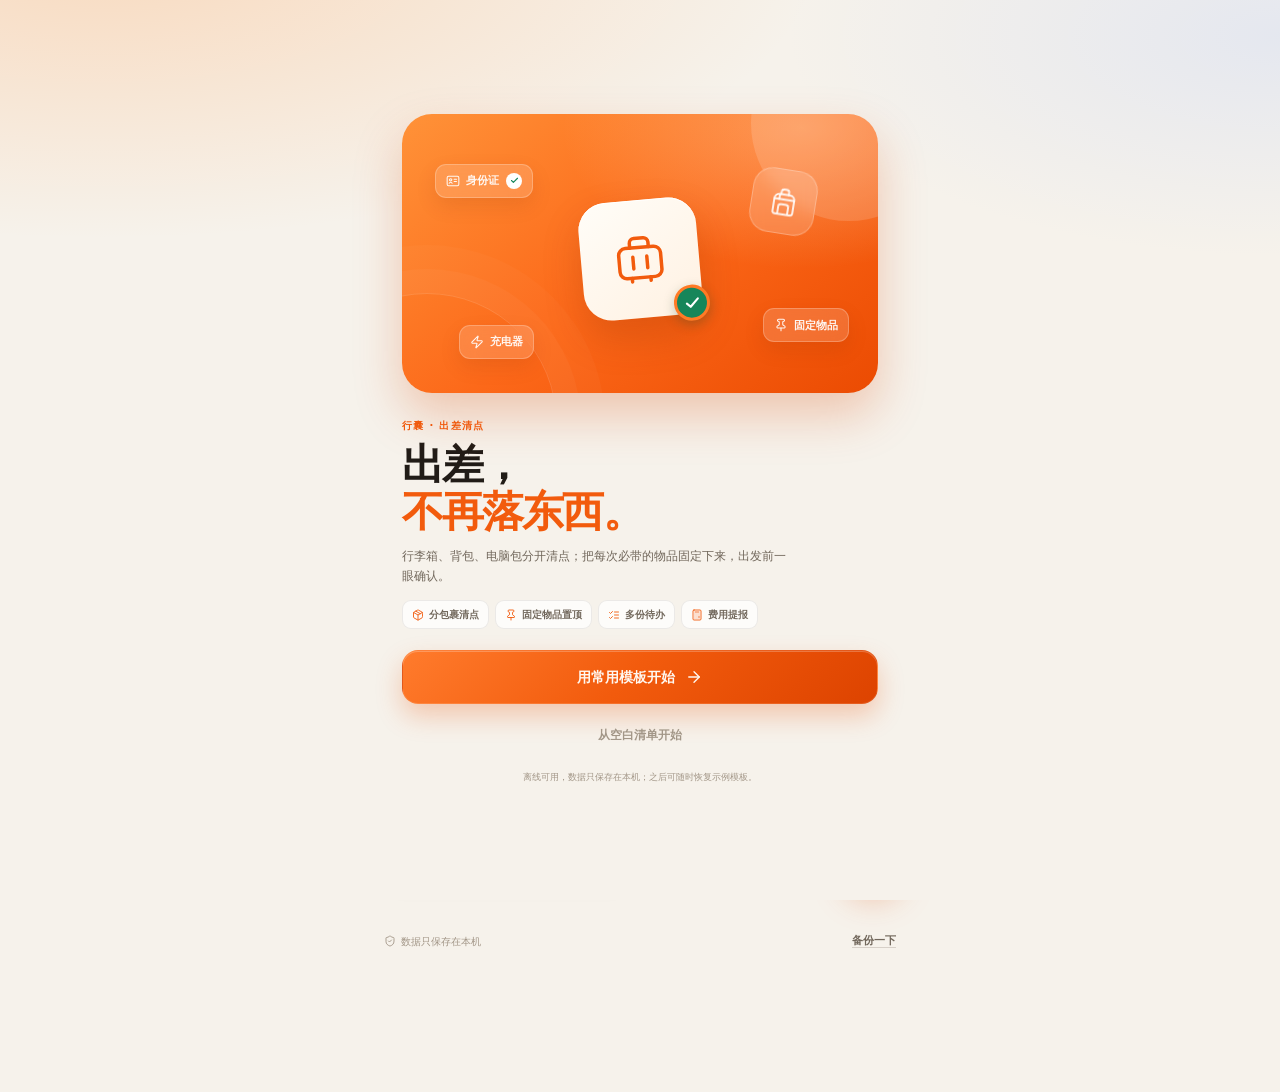
<file: index.html>
<!DOCTYPE html>
<html lang="zh-CN" data-theme="light">
<head>
  <meta charset="utf-8">
  <meta name="viewport" content="width=device-width, initial-scale=1, viewport-fit=cover, interactive-widget=resizes-content">

  <title>行囊 · 出差清点</title>
  <meta name="description" content="待办、出差费用、打包清单和第二问四个模块，多份待办清单、费用计算、桌面小部件和本地加密的自我解剖工具，离线可用。">
  <meta name="format-detection" content="telephone=no">
  <meta name="theme-color" content="#F7F3ED" id="themeColor">
  <meta name="color-scheme" content="light dark">
  <script>
    (function () {
      try {
        var raw = localStorage.getItem('xingnang.packing.v1');
        var saved = raw ? JSON.parse(raw) : null;
        var theme = saved && saved.settings && saved.settings.theme ? saved.settings.theme : 'auto';
        var dark = theme === 'dark' || (theme === 'auto' && window.matchMedia('(prefers-color-scheme: dark)').matches);
        document.documentElement.dataset.theme = dark ? 'dark' : 'light';
        var meta = document.getElementById('themeColor');
        if (meta) meta.setAttribute('content', dark ? '#100F0D' : '#F6F2EB');
      } catch (error) { /* the app applies the theme again on boot */ }
    })();
  </script>
  <meta name="mobile-web-app-capable" content="yes">
  <meta name="apple-mobile-web-app-capable" content="yes">
  <meta name="apple-mobile-web-app-status-bar-style" content="default">
  <meta name="apple-mobile-web-app-title" content="行囊">
  <link rel="manifest" href="manifest.webmanifest">
  <link rel="icon" type="image/png" sizes="64x64" href="icons/favicon-64.png">
  <link rel="icon" type="image/png" sizes="192x192" href="icons/icon-192.png">
  <link rel="apple-touch-icon" href="icons/apple-touch-icon.png">
  <style>
/* =========================================================
   行囊 · 出差清点
   Mobile-first, offline PWA
   ========================================================= */

*, *::before, *::after { box-sizing: border-box; }

html {
  -webkit-text-size-adjust: 100%;
  text-size-adjust: 100%;
  background: #F6F2EB;
  color-scheme: light;
  scroll-behavior: smooth;
}

:root {
  --bg: #F6F2EB;
  --bg-elevated: #FCFAF6;
  --surface: #FFFFFF;
  --surface-soft: rgba(255, 255, 255, .76);
  --surface-2: #F2ECE4;
  --surface-3: #E8E0D6;
  --text: #211C17;
  --text-2: #71675B;
  --text-3: #A29687;
  --line: rgba(49, 36, 23, .085);
  --line-strong: rgba(49, 36, 23, .16);
  --accent: #F25B0D;
  --accent-deep: #C94200;
  --accent-soft: #FFF0E3;
  --accent-2: #FF9A3D;
  --good: #16865A;
  --good-soft: #E7F6EE;
  --danger: #D53D43;
  --danger-soft: #FFECED;
  --blue: #2E6BE6;
  --blue-soft: #EAF1FF;
  --violet: #6949D6;
  --violet-soft: #F0EBFF;
  --amber: #A96A00;
  --amber-soft: #FFF2D8;
  --expense: #0C8D83;
  --expense-soft: #E6F7F5;
  --expense-deep: #076861;
  --scrim: rgba(24, 16, 8, .44);
  --shadow-sm: 0 4px 16px rgba(68, 44, 22, .065);
  --shadow-md: 0 16px 38px rgba(68, 44, 22, .10);
  --shadow-lg: 0 26px 70px rgba(68, 44, 22, .18);
  --hero-shadow: 0 20px 46px rgba(220, 75, 0, .24);
  --ring-track: rgba(255, 255, 255, .26);
  --radius-xl: 30px;
  --radius-lg: 24px;
  --font: "MiSans", "MiSans VF", "HarmonyOS Sans SC", "PingFang SC", "Noto Sans CJK SC", "Microsoft YaHei", system-ui, sans-serif;
}

html[data-theme="dark"] {
  background: #100F0D;
  color-scheme: dark;
  --bg: #100F0D;
  --bg-elevated: #171512;
  --surface: #1F1C18;
  --surface-soft: rgba(35, 31, 27, .78);
  --surface-2: #27231E;
  --surface-3: #332E27;
  --text: #F4EFE7;
  --text-2: #B4A99B;
  --text-3: #807568;
  --line: rgba(255, 255, 255, .075);
  --line-strong: rgba(255, 255, 255, .16);
  --accent: #FF7A2E;
  --accent-deep: #FFA36C;
  --accent-soft: #372012;
  --accent-2: #FFB067;
  --good: #42C08B;
  --good-soft: #142D22;
  --danger: #FF777B;
  --danger-soft: #351A1C;
  --blue: #7DAAFF;
  --blue-soft: #172238;
  --violet: #AC94FF;
  --violet-soft: #241D3A;
  --amber: #F1BE63;
  --amber-soft: #312613;
  --expense: #57D4C8;
  --expense-soft: #142E2B;
  --expense-deep: #9BE9E2;
  --scrim: rgba(0, 0, 0, .62);
  --shadow-sm: 0 4px 16px rgba(0, 0, 0, .2);
  --shadow-md: 0 18px 40px rgba(0, 0, 0, .28);
  --shadow-lg: 0 30px 80px rgba(0, 0, 0, .46);
  --hero-shadow: 0 20px 50px rgba(0, 0, 0, .36);
  --ring-track: rgba(255, 255, 255, .18);
}

html[data-theme="light"] { color-scheme: light; }

body {
  margin: 0;
  min-width: 280px;
  min-height: 100vh;
  min-height: 100dvh;
  color: var(--text);
  font-family: var(--font);
  font-size: 14px;
  line-height: 1.5;
  background:
    radial-gradient(70% 40% at 4% -4%, rgba(255, 166, 96, .30), transparent 72%),
    radial-gradient(55% 32% at 104% 0%, rgba(170, 198, 255, .24), transparent 72%),
    var(--bg);
  background-attachment: fixed;
  -webkit-font-smoothing: antialiased;
  -moz-osx-font-smoothing: grayscale;
  text-rendering: optimizeLegibility;
  overflow-x: hidden;
}

html[data-theme="dark"] body {
  background:
    radial-gradient(65% 38% at 2% -4%, rgba(198, 88, 21, .13), transparent 70%),
    radial-gradient(50% 30% at 104% 0%, rgba(61, 87, 138, .11), transparent 72%),
    var(--bg);
  background-attachment: fixed;
}

body.is-locked { overflow: hidden; }

button, input, select, textarea { font: inherit; color: inherit; }
button {
  margin: 0;
  padding: 0;
  border: 0;
  background: none;
  cursor: pointer;
  -webkit-tap-highlight-color: transparent;
  touch-action: manipulation;
}
button:disabled { cursor: default; }
a { color: var(--accent); }
h1, h2, h3, p, ul { margin: 0; }
ul { padding: 0; list-style: none; }
svg { display: block; }
svg:not(.svg-sprite) {
  width: 1em;
  height: 1em;
  fill: none;
  stroke: currentColor;
  stroke-width: 1.8;
  stroke-linecap: round;
  stroke-linejoin: round;
}
.svg-sprite {
  position: absolute !important;
  width: 0 !important;
  height: 0 !important;
  overflow: hidden;
  pointer-events: none;
}
[hidden] { display: none !important; }
::selection { background: var(--accent-soft); color: var(--accent-deep); }

:focus-visible {
  outline: 2.5px solid var(--accent);
  outline-offset: 3px;
}

.skip-link {
  position: fixed;
  z-index: 300;
  top: 12px;
  left: 12px;
  transform: translateY(-150%);
  padding: 10px 16px;
  border-radius: 12px;
  background: var(--text);
  color: var(--bg);
  font-size: 12px;
  text-decoration: none;
  transition: transform .2s;
}
.skip-link:focus { transform: translateY(0); }

.sr-only {
  position: absolute !important;
  width: 1px !important;
  height: 1px !important;
  margin: -1px !important;
  padding: 0 !important;
  overflow: hidden !important;
  clip: rect(0 0 0 0) !important;
  white-space: nowrap !important;
  border: 0 !important;
}

/* ---------- Package tones & item categories ---------- */
.tone-orange { --tone: #E85D04; --tone-soft: #FFF0E2; --tone-strong: #AD4300; }
.tone-blue   { --tone: #2768D9; --tone-soft: #EAF2FF; --tone-strong: #184A9E; }
.tone-green  { --tone: #15865B; --tone-soft: #E7F6EE; --tone-strong: #0C5E3F; }
.tone-violet { --tone: #6747D4; --tone-soft: #F1ECFF; --tone-strong: #4930A0; }
.tone-rose   { --tone: #D44163; --tone-soft: #FFEDF2; --tone-strong: #9C2643; }
.tone-teal   { --tone: #0B827B; --tone-soft: #E5F7F5; --tone-strong: #075B56; }
.tone-slate  { --tone: #536376; --tone-soft: #EEF2F6; --tone-strong: #364554; }

html[data-theme="dark"] .tone-orange { --tone: #FF8B45; --tone-soft: #2C1A0E; --tone-strong: #FFB88C; }
html[data-theme="dark"] .tone-blue   { --tone: #7FAEFF; --tone-soft: #172238; --tone-strong: #B8D0FF; }
html[data-theme="dark"] .tone-green  { --tone: #4AC591; --tone-soft: #142B21; --tone-strong: #97E3C3; }
html[data-theme="dark"] .tone-violet { --tone: #AD96FF; --tone-soft: #251E39; --tone-strong: #D3C6FF; }
html[data-theme="dark"] .tone-rose   { --tone: #FF8DA4; --tone-soft: #321B22; --tone-strong: #FFC0CD; }
html[data-theme="dark"] .tone-teal   { --tone: #47C6BD; --tone-soft: #132B2A; --tone-strong: #99E6E1; }
html[data-theme="dark"] .tone-slate  { --tone: #9AAABD; --tone-soft: #20262D; --tone-strong: #C8D2DD; }

.cat-id      { --cat-color: #2F6FEB; --cat-soft: #EDF3FF; }
.cat-tech    { --cat-color: #B26B00; --cat-soft: #FFF3DC; }
.cat-clothes { --cat-color: #C74A7A; --cat-soft: #FFEDF4; }
.cat-wash    { --cat-color: #0C8880; --cat-soft: #E6F7F4; }
.cat-meds    { --cat-color: #D54A4D; --cat-soft: #FFEDEC; }
.cat-docs    { --cat-color: #6C4CD6; --cat-soft: #F1EDFF; }
.cat-travel  { --cat-color: #2D8651; --cat-soft: #E9F7EE; }
.cat-other   { --cat-color: #6F7885; --cat-soft: #EFF2F5; }

html[data-theme="dark"] .cat-id      { --cat-color: #8FB6FF; --cat-soft: #1A2740; }
html[data-theme="dark"] .cat-tech    { --cat-color: #FFC46B; --cat-soft: #2D2314; }
html[data-theme="dark"] .cat-clothes { --cat-color: #FF9ABE; --cat-soft: #301C25; }
html[data-theme="dark"] .cat-wash    { --cat-color: #6BE0D5; --cat-soft: #142C2A; }
html[data-theme="dark"] .cat-meds    { --cat-color: #FF9B9D; --cat-soft: #321C1D; }
html[data-theme="dark"] .cat-docs    { --cat-color: #BFA9FF; --cat-soft: #251E3B; }
html[data-theme="dark"] .cat-travel  { --cat-color: #8ADFA7; --cat-soft: #182B1F; }
html[data-theme="dark"] .cat-other   { --cat-color: #B4C0CD; --cat-soft: #252B31; }

/* ---------- Shared bits ---------- */
.app-shell {
  width: 100%;
  max-width: 560px;
  margin: 0 auto;
  padding: 0 20px;
  opacity: 0;
  transform: translateY(6px);
  transition: opacity .4s ease, transform .45s cubic-bezier(.22, .8, .24, 1);
}
html.app-ready .app-shell { opacity: 1; transform: none; }

.icon-btn {
  width: 42px;
  height: 42px;
  flex: 0 0 auto;
  display: grid;
  place-items: center;
  border-radius: 50%;
  border: 1px solid var(--line);
  background: var(--surface-soft);
  color: var(--text-2);
  box-shadow: var(--shadow-sm);
  backdrop-filter: blur(14px);
  -webkit-backdrop-filter: blur(14px);
  transition: transform .16s ease, background .2s ease, color .2s ease;
}
.icon-btn svg { width: 19px; height: 19px; }
.icon-btn:active { transform: scale(.93); background: var(--surface-2); color: var(--text); }

.button {
  min-height: 52px;
  border-radius: 16px;
  display: inline-flex;
  align-items: center;
  justify-content: center;
  gap: 8px;
  padding: 0 18px;
  font-size: 14px;
  font-weight: 760;
  letter-spacing: .01em;
  transition: transform .16s ease, filter .2s ease, background .2s ease;
}
.button svg { width: 18px; height: 18px; flex: 0 0 auto; }
.button:active { transform: scale(.98); }
.button:disabled { opacity: .45; }
.button-wide { width: 100%; }
.button-primary {
  color: #FFF8F1;
  border: 1px solid rgba(255, 255, 255, .10);
  background: linear-gradient(135deg, #FF7B2C 0%, #F25B0D 48%, #DD4300 100%);
  box-shadow: 0 12px 26px rgba(231, 78, 0, .26), inset 0 1px 0 rgba(255, 255, 255, .24);
}
.button-primary:hover { filter: brightness(1.03); }
.button-ghost {
  color: var(--text-2);
  background: var(--surface);
  border: 1px solid var(--line);
}
.button-soft {
  color: var(--accent-deep);
  background: var(--accent-soft);
  border: 1px solid transparent;
}
html[data-theme="dark"] .button-primary {
  box-shadow: 0 14px 30px rgba(0, 0, 0, .3), inset 0 1px 0 rgba(255, 255, 255, .18);
}

/* ---------- Top bar ---------- */
.topbar {
  display: flex;
  align-items: center;
  justify-content: space-between;
  padding-top: calc(env(safe-area-inset-top, 0px) + 17px);
  padding-bottom: 19px;
}
.brand { display: flex; align-items: center; gap: 11px; }
button.brand {
  border: 0;
  padding: 0;
  background: transparent;
  color: inherit;
  font: inherit;
  text-align: left;
  cursor: pointer;
}
button.brand:active .brand-mark { transform: scale(.96); }
.brand-mark {
  position: relative;
  width: 42px;
  height: 42px;
  flex: 0 0 auto;
  display: grid;
  place-items: center;
  border-radius: 14px;
  color: #FFF9F2;
  background: linear-gradient(145deg, #FF983F 0%, #FA6B17 52%, #E64A00 100%);
  box-shadow: 0 8px 20px rgba(226, 74, 0, .28), inset 0 1px 0 rgba(255, 255, 255, .32);
}
.brand-suitcase { width: 22px !important; height: 22px !important; stroke-width: 1.9 !important; }
.brand-check {
  position: absolute;
  right: -4px;
  bottom: -4px;
  width: 18px;
  height: 18px;
  display: grid;
  place-items: center;
  border-radius: 50%;
  color: var(--good);
  background: var(--surface);
  border: 1.5px solid var(--bg);
  box-shadow: 0 2px 6px rgba(0, 0, 0, .12);
}
.brand-check svg { width: 10px !important; height: 10px !important; stroke-width: 2.8 !important; }
.brand-copy { display: flex; flex-direction: column; line-height: 1; }
.brand-copy strong { font-size: 19px; font-weight: 850; letter-spacing: -.02em; }
.brand-copy small { margin-top: 5px; font-size: 9.5px; font-weight: 650; letter-spacing: .14em; color: var(--text-3); }
.top-actions { display: flex; align-items: center; gap: 8px; }
.todo-top-btn { position: relative; }
.expense-top-btn { position: relative; }
.expense-active-dot {
  position: absolute;
  top: 4px;
  right: 5px;
  width: 9px;
  height: 9px;
  border: 2px solid var(--bg);
  border-radius: 50%;
  background: var(--good);
  box-shadow: 0 2px 6px rgba(22, 134, 90, .3);
  pointer-events: none;
}
.expense-active-dot[hidden] { display: none; }
.todo-badge {
  position: absolute;
  top: -2px;
  right: -2px;
  min-width: 18px;
  height: 18px;
  display: grid;
  place-items: center;
  padding: 0 4px;
  border: 2px solid var(--bg);
  border-radius: 999px;
  color: #FFF9F1;
  background: var(--accent);
  box-shadow: 0 3px 8px rgba(226, 74, 0, .28);
  font-size: 9px;
  font-weight: 800;
  line-height: 1;
  font-variant-numeric: tabular-nums;
  pointer-events: none;
}
.todo-badge[hidden] { display: none; }

/* ---------- Module hub ---------- */
.hub-page {
  background:
    radial-gradient(70% 42% at 100% 0%, rgba(255, 169, 107, .13), transparent 72%),
    radial-gradient(62% 40% at 0% 18%, rgba(12, 141, 131, .07), transparent 72%),
    var(--bg);
}
html[data-theme="dark"] .hub-page {
  background:
    radial-gradient(70% 42% at 100% 0%, rgba(255, 145, 74, .1), transparent 72%),
    radial-gradient(62% 40% at 0% 18%, rgba(87, 212, 200, .05), transparent 72%),
    var(--bg);
}
.hub-topbar {
  flex: 0 0 auto;
  display: flex;
  align-items: center;
  justify-content: space-between;
  width: 100%;
  max-width: 600px;
  margin: 0 auto;
  padding: calc(env(safe-area-inset-top, 0px) + 17px) 20px 17px;
}
.hub-topbar .icon-btn { width: 42px; height: 42px; box-shadow: none; background: var(--surface-soft); }
.hub-brand .brand-copy small { letter-spacing: .14em; }
.hub-scroll { padding: 0 20px 30px; }
.hub-intro { padding: 9px 2px 20px; }
.hub-eyebrow {
  display: flex;
  align-items: center;
  gap: 5px;
  color: var(--accent);
  font-size: 10px;
  font-weight: 720;
  letter-spacing: .1em;
}
.hub-intro h1 {
  margin-top: 7px;
  color: var(--text);
  font-size: 30px;
  font-weight: 860;
  letter-spacing: -.045em;
  line-height: 1.15;
}
.hub-intro p {
  max-width: 300px;
  margin-top: 7px;
  color: var(--text-3);
  font-size: 10.8px;
  line-height: 1.65;
}
.hub-list { display: flex; flex-direction: column; gap: 11px; }
.hub-card {
  position: relative;
  isolation: isolate;
  overflow: hidden;
  display: flex;
  align-items: center;
  gap: 13px;
  width: 100%;
  padding: 15px 14px;
  border: 1px solid var(--line);
  border-radius: 23px;
  background: var(--surface);
  box-shadow: var(--shadow-sm);
  text-align: left;
  transition: transform .18s ease, border-color .18s ease;
}
.hub-card::before {
  content: "";
  position: absolute;
  z-index: -1;
  top: -56px;
  right: -34px;
  width: 130px;
  height: 130px;
  border-radius: 50%;
  background: var(--hub-soft);
  opacity: .55;
}
.hub-card:active { transform: scale(.985); border-color: var(--line-strong); }
.hub-todo { --hub-accent: var(--accent); --hub-soft: var(--accent-soft); }
.hub-expense { --hub-accent: var(--expense); --hub-soft: var(--expense-soft); }
.hub-pack { --hub-accent: var(--blue); --hub-soft: var(--blue-soft); }
.hub-second { --hub-accent: #8A3B2E; --hub-soft: #F0DDD6; }
html[data-theme="dark"] .hub-second { --hub-accent: #D08A76; --hub-soft: #3A2620; }
.hub-icon {
  width: 48px;
  height: 48px;
  flex: 0 0 auto;
  display: grid;
  place-items: center;
  border-radius: 16px;
  color: var(--hub-accent);
  background: var(--hub-soft);
}
.hub-icon svg { width: 23px !important; height: 23px !important; }
.hub-copy {
  flex: 1;
  min-width: 0;
  display: flex;
  flex-direction: column;
  align-items: flex-start;
}
.hub-kicker {
  color: var(--text-3);
  font-size: 8.8px;
  font-weight: 660;
  letter-spacing: .06em;
  line-height: 1.25;
}
.hub-title {
  margin-top: 2px;
  color: var(--text);
  font-size: 16.5px;
  font-weight: 820;
  letter-spacing: -.025em;
  line-height: 1.25;
}
.hub-stat {
  margin-top: 2px;
  color: var(--hub-accent);
  font-size: 11.5px;
  font-weight: 760;
  line-height: 1.35;
  font-variant-numeric: tabular-nums;
}
.hub-meta {
  margin-top: 1px;
  overflow: hidden;
  color: var(--text-3);
  font-size: 9.2px;
  line-height: 1.4;
  text-overflow: ellipsis;
  white-space: nowrap;
  max-width: 100%;
}
.hub-progress {
  display: block;
  width: 100%;
  height: 4px;
  margin-top: 8px;
  overflow: hidden;
  border-radius: 999px;
  background: var(--surface-2);
}
.hub-progress i {
  display: block;
  width: 0;
  height: 100%;
  border-radius: inherit;
  background: var(--hub-accent);
  transition: width .25s ease;
}
.hub-arrow {
  width: 31px;
  height: 31px;
  flex: 0 0 auto;
  display: grid;
  place-items: center;
  border-radius: 50%;
  color: var(--text-3);
  background: var(--surface-2);
}
.hub-arrow svg { width: 14px !important; height: 14px !important; }
.hub-foot {
  display: flex;
  align-items: center;
  justify-content: space-between;
  gap: 10px;
  margin-top: 22px;
  padding: 13px 2px 0;
  border-top: 1px solid var(--line);
  color: var(--text-3);
  font-size: 9.3px;
}
.hub-foot span { display: flex; align-items: center; gap: 5px; }
.hub-foot svg { width: 12px !important; height: 12px !important; }
.hub-foot button {
  flex: 0 0 auto;
  padding: 4px 7px;
  border-radius: 7px;
  color: var(--accent);
  font-size: 10px;
  font-weight: 680;
}
.hub-foot button:active { background: var(--accent-soft); }
@media (max-width: 380px) {
  .hub-topbar { padding-left: 16px; padding-right: 16px; }
  .hub-scroll { padding-left: 16px; padding-right: 16px; }
  .hub-intro h1 { font-size: 27px; }
  .hub-card { padding: 14px 12px; gap: 11px; }
  .hub-icon { width: 44px; height: 44px; border-radius: 14px; }
  .hub-icon svg { width: 21px !important; height: 21px !important; }
  .hub-title { font-size: 15.5px; }
}

/* ---------- Home / hero ---------- */
.home { padding-bottom: 132px; }

.hero {
  position: relative;
  isolation: isolate;
  overflow: hidden;
  padding: 23px 20px 15px;
  border-radius: var(--radius-xl);
  color: #FFF9F2;
  background:
    radial-gradient(90% 90% at 92% 2%, rgba(255, 209, 157, .42) 0%, transparent 58%),
    linear-gradient(135deg, #FF8D32 0%, #FE671A 48%, #ED4C04 100%);
  box-shadow: var(--hero-shadow);
  transition: background .5s ease, box-shadow .5s ease;
}
.hero[data-state="complete"] {
  background:
    radial-gradient(90% 90% at 92% 2%, rgba(191, 255, 226, .24) 0%, transparent 58%),
    linear-gradient(135deg, #2FB47E 0%, #148B5F 50%, #087049 100%);
  box-shadow: 0 20px 46px rgba(7, 112, 73, .28);
}
.hero[data-state="empty"] {
  background:
    radial-gradient(90% 90% at 92% 2%, rgba(255, 222, 186, .24) 0%, transparent 58%),
    linear-gradient(135deg, #4A423A 0%, #322C26 52%, #231F1B 100%);
  box-shadow: 0 20px 46px rgba(37, 28, 20, .3);
}
.hero-decoration { position: absolute; inset: 0; z-index: -1; pointer-events: none; }
.hero-orb { position: absolute; border-radius: 50%; filter: blur(1px); }
.orb-a {
  width: 180px;
  height: 180px;
  right: -66px;
  top: -92px;
  background: rgba(255, 255, 255, .16);
}
.orb-b {
  width: 88px;
  height: 88px;
  right: 88px;
  bottom: -58px;
  background: rgba(255, 255, 255, .09);
}
.hero-route {
  position: absolute;
  width: 230px;
  height: 230px;
  right: -82px;
  top: -72px;
  border-radius: 50%;
  border: 1px dashed rgba(255, 255, 255, .25);
}
.hero-route::before,
.hero-route::after {
  content: "";
  position: absolute;
  border-radius: 50%;
  border: 1px solid rgba(255, 255, 255, .09);
}
.hero-route::before { inset: 16px; }
.hero-route::after { inset: 36px; }
.hero-line-bag {
  position: absolute;
  right: 16px;
  bottom: -20px;
  width: 132px !important;
  height: 132px !important;
  opacity: .075;
  stroke-width: 1.1 !important;
  transform: rotate(-8deg);
}
.hero-main {
  position: relative;
  display: flex;
  align-items: center;
  justify-content: space-between;
  gap: 10px;
}
.hero-copy { flex: 1; min-width: 0; }
.hero-eyebrow {
  display: inline-flex;
  align-items: center;
  gap: 6px;
  height: 25px;
  padding: 0 10px;
  border-radius: 999px;
  border: 1px solid rgba(255, 255, 255, .18);
  background: rgba(255, 255, 255, .12);
  color: rgba(255, 255, 255, .88);
  font-size: 10px;
  font-weight: 650;
  letter-spacing: .06em;
  white-space: nowrap;
  max-width: 100%;
  overflow: hidden;
  text-overflow: ellipsis;
}
.hero-pulse {
  width: 5px;
  height: 5px;
  flex: 0 0 auto;
  border-radius: 50%;
  background: #FFF7EC;
  box-shadow: 0 0 0 0 rgba(255, 255, 255, .5);
  animation: heroPulse 2.4s ease-out infinite;
}
.hero h1 {
  margin-top: 13px;
  font-size: clamp(27px, 7.6vw, 34px);
  line-height: 1.12;
  font-weight: 860;
  letter-spacing: -.035em;
  text-wrap: balance;
}
.hero-sub {
  margin-top: 7px;
  max-width: 250px;
  color: rgba(255, 255, 255, .71);
  font-size: 11.3px;
  line-height: 1.55;
  letter-spacing: .005em;
}
.hero-actions {
  display: flex;
  align-items: center;
  flex-wrap: wrap;
  gap: 13px;
  margin-top: 16px;
}
.hero-primary {
  display: inline-flex;
  align-items: center;
  gap: 7px;
  height: 38px;
  padding: 0 14px;
  border-radius: 999px;
  background: #FFF9F1;
  color: #7B3005;
  font-size: 12.2px;
  font-weight: 780;
  box-shadow: 0 8px 18px rgba(102, 34, 0, .18);
  transition: transform .16s ease, box-shadow .2s;
}
.hero-primary svg { width: 15px; height: 15px; }
.hero-primary:active { transform: scale(.96); box-shadow: 0 4px 10px rgba(102, 34, 0, .15); }
.hero-secondary {
  min-height: 38px;
  padding: 0 3px;
  color: rgba(255, 255, 255, .82);
  font-size: 11.5px;
  font-weight: 600;
  border-bottom: 1px solid rgba(255, 255, 255, .25);
  transition: color .2s;
}
.hero-secondary:hover { color: #fff; }
.hero-ring-wrap {
  position: relative;
  flex: 0 0 auto;
  width: clamp(92px, 27vw, 116px);
  height: clamp(92px, 27vw, 116px);
  display: grid;
  place-items: center;
  filter: drop-shadow(0 6px 16px rgba(100, 30, 0, .13));
}
.hero-ring { width: 100%; height: 100%; transform: rotate(-90deg); overflow: visible; }
.hero-ring circle { fill: none; stroke-width: 7.5; }
.hero-ring .ring-track { stroke: var(--ring-track); }
.hero-ring .ring-value {
  stroke: #FFFDF9;
  stroke-linecap: round;
  stroke-dasharray: 326.73;
  stroke-dashoffset: 326.73;
  transition: stroke-dashoffset .65s cubic-bezier(.22, .8, .24, 1);
}
.hero-ring-copy {
  position: absolute;
  inset: 0;
  display: flex;
  flex-direction: column;
  align-items: center;
  justify-content: center;
  gap: 1px;
}
.hero-ring-copy strong {
  font-size: clamp(22px, 6.6vw, 28px);
  font-weight: 850;
  letter-spacing: -.04em;
  line-height: 1;
  font-variant-numeric: tabular-nums;
}
.hero-ring-copy span {
  font-size: 9px;
  letter-spacing: .12em;
  color: rgba(255, 255, 255, .66);
}
.hero-foot {
  position: relative;
  display: flex;
  align-items: center;
  gap: 7px;
  margin-top: 18px;
  padding-top: 12px;
  border-top: 1px solid rgba(255, 255, 255, .16);
  color: rgba(255, 255, 255, .70);
  font-size: 10.3px;
  line-height: 1.45;
}
.hero-foot-icon { width: 13px !important; height: 13px !important; flex: 0 0 auto; opacity: .9; }

/* ---------- Section headers ---------- */
.section-head {
  display: flex;
  align-items: flex-end;
  justify-content: space-between;
  gap: 12px;
  margin: 26px 2px 12px;
}
.section-title-wrap { min-width: 0; }
.section-kicker {
  display: flex;
  align-items: center;
  gap: 4px;
  margin-bottom: 3px;
  color: var(--text-3);
  font-size: 9.5px;
  font-weight: 660;
  letter-spacing: .08em;
}
.section-kicker svg { width: 11px !important; height: 11px !important; }
.section-head h2 {
  display: flex;
  align-items: center;
  gap: 7px;
  color: var(--text);
  font-size: 19px;
  font-weight: 830;
  letter-spacing: -.025em;
}
.section-count {
  display: inline-grid;
  place-items: center;
  min-width: 23px;
  height: 21px;
  padding: 0 7px;
  border-radius: 999px;
  color: var(--text-2);
  background: var(--surface-2);
  font-size: 10.5px;
  font-weight: 720;
  letter-spacing: 0;
}
.text-action {
  flex: 0 0 auto;
  min-height: 32px;
  padding: 0 5px;
  color: var(--accent);
  font-size: 11.3px;
  font-weight: 730;
  border-radius: 8px;
}
.text-action:active { opacity: .65; }
.text-action[disabled] { color: var(--text-3); opacity: .7; }

/* ---------- Fixed items strip ---------- */
.fixed-scroll {
  display: flex;
  gap: 10px;
  overflow-x: auto;
  margin: 0 -20px;
  padding: 3px 20px 5px;
  scroll-padding-inline: 20px;
  scrollbar-width: none;
  -webkit-overflow-scrolling: touch;
}
.fixed-scroll::-webkit-scrollbar { display: none; }
.fixed-chip {
  position: relative;
  flex: 0 0 auto;
  min-width: 150px;
  max-width: 210px;
  min-height: 66px;
  display: flex;
  align-items: center;
  gap: 10px;
  padding: 11px 12px 11px 14px;
  overflow: hidden;
  border: 1px solid var(--line);
  border-radius: 18px;
  background: var(--surface);
  box-shadow: var(--shadow-sm);
  text-align: left;
  transition: transform .16s ease, opacity .2s ease, background .2s ease;
}
.fixed-chip::before {
  content: "";
  position: absolute;
  left: 0;
  top: 15px;
  bottom: 15px;
  width: 3px;
  border-radius: 0 3px 3px 0;
  background: var(--tone, var(--accent));
  opacity: .85;
}
.fixed-chip:active { transform: scale(.975); }
.fixed-chip.is-checked { background: var(--surface-2); }
.fixed-check {
  width: 24px;
  height: 24px;
  flex: 0 0 auto;
  display: grid;
  place-items: center;
  border-radius: 50%;
  border: 1.7px solid var(--line-strong);
  color: transparent;
  background: transparent;
  transition: background .2s, border-color .2s, color .2s;
}
.fixed-check svg { width: 12px !important; height: 12px !important; stroke-width: 2.8 !important; }
.fixed-chip.is-checked .fixed-check {
  color: #fff;
  border-color: var(--good);
  background: var(--good);
}
.fixed-text {
  min-width: 0;
  display: flex;
  flex-direction: column;
  gap: 3px;
}
.fixed-name {
  max-width: 150px;
  overflow: hidden;
  text-overflow: ellipsis;
  white-space: nowrap;
  color: var(--text);
  font-size: 12.5px;
  font-weight: 680;
  line-height: 1.25;
  transition: color .2s;
}
.fixed-chip.is-checked .fixed-name { color: var(--text-3); text-decoration: line-through; text-decoration-thickness: 1px; }
.fixed-bag {
  display: flex;
  align-items: center;
  gap: 5px;
  color: var(--text-3);
  font-size: 9.8px;
  font-weight: 520;
  line-height: 1.2;
}
.fixed-bag-dot {
  width: 5px;
  height: 5px;
  flex: 0 0 auto;
  border-radius: 50%;
  background: var(--tone, var(--accent));
}
.fixed-qty { color: var(--text-3); font-size: 9.5px; }
.fixed-empty {
  width: 100%;
  display: flex;
  align-items: center;
  gap: 11px;
  padding: 13px 15px;
  border: 1px dashed var(--line-strong);
  border-radius: 18px;
  background: var(--surface-soft);
}
.fixed-empty-icon {
  width: 36px;
  height: 36px;
  flex: 0 0 auto;
  display: grid;
  place-items: center;
  border-radius: 12px;
  color: var(--accent);
  background: var(--accent-soft);
}
.fixed-empty-icon svg { width: 17px; height: 17px; }
.fixed-empty-copy { flex: 1; min-width: 0; }
.fixed-empty-copy strong { display: block; font-size: 12.2px; font-weight: 700; }
.fixed-empty-copy p { margin-top: 2px; color: var(--text-3); font-size: 10.2px; line-height: 1.45; }
.fixed-empty button {
  flex: 0 0 auto;
  min-height: 34px;
  padding: 0 11px;
  border-radius: 10px;
  background: var(--accent-soft);
  color: var(--accent-deep);
  font-size: 10.5px;
  font-weight: 720;
}

/* ---------- Package cards ---------- */
.package-grid {
  display: grid;
  grid-template-columns: repeat(2, minmax(0, 1fr));
  gap: 12px;
}
.package-grid.is-empty { grid-template-columns: 1fr; }
.pkg-card {
  position: relative;
  display: block;
  width: 100%;
  min-height: 158px;
  overflow: hidden;
  padding: 14px 14px 13px;
  border: 1px solid var(--line);
  border-radius: 24px;
  background: linear-gradient(148deg, var(--tone-soft) 0%, var(--surface) 138%);
  box-shadow: var(--shadow-sm);
  color: var(--text);
  text-align: left;
  transition: transform .18s cubic-bezier(.2, .8, .3, 1), box-shadow .2s ease;
}
.pkg-card::after {
  content: "";
  position: absolute;
  right: -36px;
  bottom: -47px;
  width: 122px;
  height: 122px;
  border-radius: 50%;
  background: var(--tone);
  opacity: .075;
  pointer-events: none;
}
.pkg-card::before {
  content: "";
  position: absolute;
  right: 17px;
  top: -17px;
  width: 48px;
  height: 48px;
  border-radius: 50%;
  border: 1px solid var(--tone);
  opacity: .08;
  pointer-events: none;
}
.pkg-card:active { transform: scale(.974); box-shadow: 0 2px 8px rgba(68, 44, 22, .05); }
.pkg-card-top { position: relative; z-index: 1; display: flex; align-items: flex-start; justify-content: space-between; gap: 8px; }
.pkg-icon {
  width: 43px;
  height: 43px;
  display: grid;
  place-items: center;
  border-radius: 14px;
  color: var(--tone);
  background: rgba(255, 255, 255, .7);
  border: 1px solid rgba(255, 255, 255, .5);
  box-shadow: 0 5px 14px rgba(60, 40, 20, .055);
}
html[data-theme="dark"] .pkg-icon { background: rgba(255, 255, 255, .075); border-color: rgba(255, 255, 255, .08); }
.pkg-icon svg { width: 22px; height: 22px; }
.pkg-count {
  display: inline-flex;
  align-items: baseline;
  gap: 1px;
  padding: 4px 7px;
  border-radius: 9px;
  background: rgba(255, 255, 255, .55);
  color: var(--text-3);
  font-size: 9.5px;
  font-variant-numeric: tabular-nums;
}
html[data-theme="dark"] .pkg-count { background: rgba(255, 255, 255, .07); }
.pkg-count b { color: var(--text); font-size: 14px; font-weight: 800; letter-spacing: -.03em; }
.pkg-name {
  position: relative;
  z-index: 1;
  display: block;
  margin-top: 16px;
  overflow: hidden;
  text-overflow: ellipsis;
  white-space: nowrap;
  font-size: 17px;
  font-weight: 810;
  letter-spacing: -.025em;
  line-height: 1.2;
}
.pkg-meta {
  position: relative;
  z-index: 1;
  display: flex;
  align-items: center;
  gap: 5px;
  margin-top: 4px;
  min-height: 16px;
  overflow: hidden;
  color: var(--text-2);
  font-size: 10.2px;
  white-space: nowrap;
  text-overflow: ellipsis;
}
.pkg-meta .meta-dot { width: 3px; height: 3px; border-radius: 50%; background: var(--text-3); opacity: .65; }
.pkg-progress {
  position: relative;
  z-index: 1;
  display: block;
  height: 4px;
  margin-top: 13px;
  overflow: hidden;
  border-radius: 999px;
  background: rgba(42, 28, 16, .075);
}
html[data-theme="dark"] .pkg-progress { background: rgba(255, 255, 255, .09); }
.pkg-progress span {
  display: block;
  height: 100%;
  border-radius: inherit;
  background: var(--tone);
  transition: width .35s ease;
}
.pkg-card.is-complete .pkg-progress span { background: var(--good); }
.pkg-card.is-complete .pkg-count b { color: var(--good); }
.pkg-add {
  width: 100%;
  min-height: 158px;
  display: flex;
  flex-direction: column;
  align-items: center;
  justify-content: center;
  gap: 8px;
  padding: 16px;
  border: 1.5px dashed var(--line-strong);
  border-radius: 24px;
  background: rgba(255, 255, 255, .28);
  color: var(--text-2);
  text-align: center;
  transition: background .2s, border-color .2s, transform .16s;
}
html[data-theme="dark"] .pkg-add { background: rgba(255, 255, 255, .018); }
.pkg-add:active { transform: scale(.974); background: var(--surface); }
.pkg-add-icon {
  width: 38px;
  height: 38px;
  display: grid;
  place-items: center;
  border-radius: 50%;
  color: var(--accent);
  background: var(--accent-soft);
}
.pkg-add-icon svg { width: 18px; height: 18px; }
.pkg-add strong { font-size: 12.5px; font-weight: 720; }
.pkg-add small { color: var(--text-3); font-size: 9.7px; line-height: 1.4; }

.home-foot {
  display: flex;
  align-items: center;
  justify-content: space-between;
  gap: 10px;
  margin-top: 26px;
  padding: 14px 4px 4px;
  color: var(--text-3);
  font-size: 10px;
}
.home-foot span { display: inline-flex; align-items: center; gap: 5px; }
.home-foot svg { width: 12px !important; height: 12px !important; }
.home-foot button {
  min-height: 30px;
  color: var(--text-2);
  font-size: 10.5px;
  font-weight: 620;
  text-decoration: underline;
  text-underline-offset: 3px;
  text-decoration-color: var(--line-strong);
}

/* ---------- Floating add button ---------- */
.fab {
  position: fixed;
  z-index: 40;
  right: max(20px, calc((100vw - 560px) / 2 + 20px));
  bottom: calc(env(safe-area-inset-bottom, 0px) + 18px);
  width: 54px;
  height: 54px;
  padding: 0;
  display: inline-flex;
  align-items: center;
  justify-content: center;
  border-radius: 50%;
  color: #FFF9F1;
  background: linear-gradient(135deg, #FF8734 0%, #F25B0D 55%, #E04700 100%);
  box-shadow: 0 15px 34px rgba(226, 74, 0, .38), inset 0 1px 0 rgba(255, 255, 255, .28);
  transition: transform .16s ease, box-shadow .2s ease;
}
.fab svg { width: 22px !important; height: 22px !important; stroke-width: 2.2 !important; }
.fab span { display: none; }
.fab:active { transform: scale(.94); box-shadow: 0 8px 18px rgba(226, 74, 0, .3); }

/* ---------- Full-screen pages ---------- */
.page {
  position: fixed;
  inset: 0;
  z-index: 50;
  display: flex;
  flex-direction: column;
  color: var(--text);
  background:
    radial-gradient(75% 40% at 2% 0%, rgba(255, 170, 110, .12), transparent 72%),
    var(--bg);
  opacity: 0;
  visibility: hidden;
  pointer-events: none;
  transform: translateX(18px);
  transition: opacity .2s ease, transform .3s cubic-bezier(.22, .8, .24, 1), visibility 0s linear .3s;
}
.page.is-open {
  opacity: 1;
  visibility: visible;
  pointer-events: auto;
  transform: none;
  transition: opacity .2s ease, transform .34s cubic-bezier(.22, .8, .24, 1), visibility 0s;
}
html[data-theme="dark"] .page {
  background:
    radial-gradient(70% 36% at 2% 0%, rgba(197, 91, 24, .08), transparent 70%),
    var(--bg);
}
.page-topbar {
  flex: 0 0 auto;
  display: grid;
  grid-template-columns: 42px minmax(0, 1fr) 42px;
  align-items: center;
  gap: 10px;
  width: 100%;
  max-width: 600px;
  margin: 0 auto;
  padding: calc(env(safe-area-inset-top, 0px) + 10px) 18px 10px;
  background: color-mix(in srgb, var(--bg) 82%, transparent);
  border-bottom: 1px solid transparent;
  backdrop-filter: blur(18px);
  -webkit-backdrop-filter: blur(18px);
}
@supports (backdrop-filter: blur(1px)) {
  .page-topbar { border-bottom-color: var(--line); }
}
.page-topbar .icon-btn { width: 40px; height: 40px; box-shadow: none; background: var(--surface-soft); }
.page-topbar-title {
  min-width: 0;
  overflow: hidden;
  text-overflow: ellipsis;
  white-space: nowrap;
  text-align: center;
  font-size: 13.5px;
  font-weight: 760;
  letter-spacing: -.01em;
}
.topbar-spacer { width: 40px; height: 40px; }
.page-scroll {
  flex: 1 1 auto;
  min-height: 0;
  overflow-y: auto;
  overscroll-behavior: contain;
  -webkit-overflow-scrolling: touch;
}
.page > .page-scroll { width: 100%; max-width: 600px; margin: 0 auto; }

/* ---------- Detail page ---------- */
.detail-scroll { padding: 12px 20px 24px; }
.bag-hero {
  position: relative;
  isolation: isolate;
  overflow: hidden;
  padding: 19px;
  border: 1px solid var(--line);
  border-radius: 28px;
  background: linear-gradient(145deg, var(--tone-soft) 0%, var(--surface) 138%);
  box-shadow: var(--shadow-sm);
}
.bag-hero::after {
  content: "";
  position: absolute;
  z-index: -1;
  right: -46px;
  top: -62px;
  width: 180px;
  height: 180px;
  border-radius: 50%;
  background: var(--tone);
  opacity: .075;
}
.bag-hero::before {
  content: "";
  position: absolute;
  z-index: -1;
  right: 58px;
  bottom: -40px;
  width: 96px;
  height: 96px;
  border-radius: 50%;
  border: 1px solid var(--tone);
  opacity: .09;
}
.bag-hero-main { position: relative; display: flex; align-items: center; gap: 13px; }
.bag-icon {
  width: 55px;
  height: 55px;
  flex: 0 0 auto;
  display: grid;
  place-items: center;
  border-radius: 18px;
  color: var(--tone);
  background: rgba(255, 255, 255, .72);
  border: 1px solid rgba(255, 255, 255, .55);
  box-shadow: 0 7px 18px rgba(60, 40, 20, .07);
}
html[data-theme="dark"] .bag-icon { background: rgba(255, 255, 255, .075); border-color: rgba(255, 255, 255, .09); }
.bag-icon svg { width: 28px !important; height: 28px !important; }
.bag-info { flex: 1; min-width: 0; }
.bag-kicker {
  display: flex;
  align-items: center;
  gap: 4px;
  color: var(--tone-strong);
  font-size: 9.5px;
  font-weight: 750;
  letter-spacing: .08em;
}
.bag-kicker svg { width: 11px !important; height: 11px !important; }
.bag-title {
  margin-top: 2px;
  overflow: hidden;
  text-overflow: ellipsis;
  white-space: nowrap;
  font-size: clamp(21px, 6vw, 25px);
  font-weight: 850;
  letter-spacing: -.035em;
  line-height: 1.18;
}
.bag-meta {
  margin-top: 4px;
  display: flex;
  align-items: center;
  gap: 6px;
  color: var(--text-2);
  font-size: 10.5px;
  white-space: nowrap;
  overflow: hidden;
}
.bag-meta .meta-dot { width: 3px; height: 3px; border-radius: 50%; background: var(--text-3); }
.bag-ring {
  position: relative;
  width: 60px;
  height: 60px;
  flex: 0 0 auto;
  display: grid;
  place-items: center;
}
.bag-ring svg { width: 100%; height: 100%; transform: rotate(-90deg); }
.bag-ring circle { fill: none; stroke-width: 5; }
.bag-ring .track { stroke: rgba(0, 0, 0, .09); }
html[data-theme="dark"] .bag-ring .track { stroke: rgba(255, 255, 255, .1); }
.bag-ring .value { stroke: var(--tone); stroke-linecap: round; stroke-dasharray: 144.51; stroke-dashoffset: 144.51; transition: stroke-dashoffset .55s cubic-bezier(.22, .8, .24, 1); }
.bag-ring span {
  position: absolute;
  inset: 0;
  display: grid;
  place-items: center;
  color: var(--tone-strong);
  font-size: 11px;
  font-weight: 800;
  letter-spacing: -.02em;
  font-variant-numeric: tabular-nums;
}
.bag-progress { position: relative; margin-top: 17px; }
.bag-progress-track {
  height: 6px;
  overflow: hidden;
  border-radius: 999px;
  background: rgba(0, 0, 0, .075);
}
html[data-theme="dark"] .bag-progress-track { background: rgba(255, 255, 255, .09); }
.bag-progress-fill {
  height: 100%;
  border-radius: inherit;
  background: var(--tone);
  transition: width .5s cubic-bezier(.22, .8, .24, 1);
}
.bag-progress-caption {
  display: flex;
  justify-content: space-between;
  gap: 10px;
  margin-top: 7px;
  color: var(--text-3);
  font-size: 9.8px;
}
.bag-progress-caption b { color: var(--tone-strong); font-weight: 720; }

.detail-filters {
  position: sticky;
  top: 0;
  z-index: 8;
  display: flex;
  gap: 7px;
  margin: 0 -20px;
  padding: 14px 20px 12px;
  background: color-mix(in srgb, var(--bg) 86%, transparent);
  backdrop-filter: blur(16px);
  -webkit-backdrop-filter: blur(16px);
}
.filter-chip {
  min-height: 35px;
  display: inline-flex;
  align-items: center;
  gap: 5px;
  padding: 0 12px;
  border-radius: 999px;
  border: 1px solid var(--line);
  background: var(--surface);
  color: var(--text-2);
  font-size: 11px;
  font-weight: 640;
  white-space: nowrap;
  transition: background .2s, color .2s, border-color .2s;
}
.filter-count {
  display: inline-grid;
  place-items: center;
  min-width: 17px;
  height: 17px;
  padding: 0 4px;
  border-radius: 999px;
  background: var(--surface-2);
  color: var(--text-3);
  font-size: 9px;
  font-weight: 730;
  font-variant-numeric: tabular-nums;
}
.filter-chip.is-active {
  color: var(--bg);
  background: var(--text);
  border-color: var(--text);
}
.filter-chip.is-active .filter-count { color: rgba(255, 255, 255, .75); background: rgba(255, 255, 255, .16); }
html[data-theme="dark"] .filter-chip.is-active .filter-count { color: rgba(16, 15, 13, .65); background: rgba(0, 0, 0, .12); }

.complete-banner {
  display: flex;
  align-items: center;
  gap: 11px;
  margin: 1px 0 4px;
  padding: 13px 14px;
  border: 1px solid rgba(22, 134, 90, .13);
  border-radius: 18px;
  background: var(--good-soft);
  color: var(--good);
}
.complete-icon {
  width: 34px;
  height: 34px;
  flex: 0 0 auto;
  display: grid;
  place-items: center;
  border-radius: 50%;
  background: var(--good);
  color: #fff;
  box-shadow: 0 5px 12px rgba(22, 134, 90, .2);
}
.complete-icon svg { width: 16px !important; height: 16px !important; stroke-width: 2.6 !important; }
.complete-copy strong { display: block; font-size: 12.3px; font-weight: 760; }
.complete-copy p { margin-top: 2px; color: var(--good); opacity: .78; font-size: 10.2px; line-height: 1.4; }

.item-group { margin-top: 9px; }
.item-group + .item-group { margin-top: 19px; }
.group-head {
  display: flex;
  align-items: center;
  justify-content: space-between;
  gap: 10px;
  margin: 0 3px 8px;
}
.group-title {
  display: flex;
  align-items: center;
  gap: 6px;
  color: var(--text-2);
  font-size: 11.5px;
  font-weight: 740;
}
.group-title svg { width: 13px !important; height: 13px !important; color: var(--accent); }
.group-title .muted-icon { color: var(--text-3); }
.group-note { color: var(--text-3); font-size: 9.5px; }
.group-count {
  min-width: 19px;
  padding: 2px 6px;
  border-radius: 999px;
  background: var(--surface-2);
  color: var(--text-3);
  font-size: 9.5px;
  font-weight: 700;
  text-align: center;
}
.item-list {
  overflow: hidden;
  border: 1px solid var(--line);
  border-radius: 22px;
  background: var(--surface);
  box-shadow: var(--shadow-sm);
}
.item-row {
  position: relative;
  display: flex;
  align-items: center;
  gap: 8px;
  min-height: 68px;
  padding: 9px 9px 9px 10px;
  transition: background .2s;
}
.item-row + .item-row::before {
  content: "";
  position: absolute;
  top: 0;
  left: 55px;
  right: 11px;
  height: 1px;
  background: var(--line);
}
.item-row.is-checked { background: color-mix(in srgb, var(--surface-2) 50%, transparent); }
html[data-theme="dark"] .item-row.is-checked { background: rgba(255, 255, 255, .018); }
.item-check {
  width: 38px;
  height: 44px;
  flex: 0 0 auto;
  display: grid;
  place-items: center;
  border-radius: 12px;
}
.item-check span {
  width: 25px;
  height: 25px;
  display: grid;
  place-items: center;
  border: 1.8px solid var(--line-strong);
  border-radius: 50%;
  color: transparent;
  background: transparent;
  transition: background .2s, border-color .2s, color .2s, transform .18s;
}
.item-check svg { width: 13px !important; height: 13px !important; stroke-width: 2.9 !important; }
.item-check:active span { transform: scale(.9); }
.item-row.is-checked .item-check span {
  color: #fff;
  border-color: var(--good);
  background: var(--good);
  box-shadow: 0 4px 10px rgba(22, 134, 90, .2);
}
.item-icon {
  width: 34px;
  height: 34px;
  flex: 0 0 auto;
  display: grid;
  place-items: center;
  border-radius: 11px;
  color: var(--cat-color);
  background: var(--cat-soft);
  transition: opacity .2s;
}
.item-icon svg { width: 17px !important; height: 17px !important; }
.item-main {
  flex: 1;
  min-width: 0;
  min-height: 42px;
  display: flex;
  flex-direction: column;
  justify-content: center;
  text-align: left;
  padding: 3px 0;
  border-radius: 8px;
}
.item-name {
  overflow: hidden;
  text-overflow: ellipsis;
  white-space: nowrap;
  color: var(--text);
  font-size: 13.2px;
  font-weight: 650;
  letter-spacing: -.005em;
  transition: color .2s;
}
.item-meta {
  display: flex;
  align-items: center;
  gap: 5px;
  margin-top: 2px;
  overflow: hidden;
  color: var(--text-3);
  font-size: 9.8px;
  line-height: 1.35;
  white-space: nowrap;
  text-overflow: ellipsis;
}
.item-meta span { overflow: hidden; text-overflow: ellipsis; }
.item-meta-dot { width: 2.5px; height: 2.5px; flex: 0 0 auto; border-radius: 50%; background: var(--text-3); opacity: .6; }
.item-row.is-checked .item-name { color: var(--text-3); text-decoration: line-through; text-decoration-thickness: 1px; }
.item-row.is-checked .item-icon { opacity: .58; }
.pin-btn {
  width: 34px;
  height: 40px;
  flex: 0 0 auto;
  display: grid;
  place-items: center;
  border-radius: 10px;
  color: var(--text-3);
  background: transparent;
  transition: color .2s, background .2s, transform .16s;
}
.pin-btn svg { width: 15px !important; height: 15px !important; }
.pin-btn.is-active { color: var(--accent); background: var(--accent-soft); }
.pin-btn:active { transform: scale(.88); }
.more-btn {
  width: 31px;
  height: 40px;
  flex: 0 0 auto;
  display: grid;
  place-items: center;
  border-radius: 9px;
  color: var(--text-3);
  background: transparent;
}
.more-btn svg { width: 17px !important; height: 17px !important; }
.more-btn:active { background: var(--surface-2); color: var(--text); }

.detail-empty {
  margin-top: 14px;
  padding: 34px 24px 30px;
  border: 1px dashed var(--line-strong);
  border-radius: 24px;
  background: var(--surface-soft);
  text-align: center;
}
.empty-orb {
  width: 68px;
  height: 68px;
  display: grid;
  place-items: center;
  margin: 0 auto 14px;
  border-radius: 24px;
  color: var(--accent);
  background:
    radial-gradient(circle at 30% 22%, rgba(255, 255, 255, .9), transparent 55%),
    var(--accent-soft);
  transform: rotate(-5deg);
}
.empty-orb svg { width: 31px !important; height: 31px !important; transform: rotate(5deg); }
.detail-empty h3 { font-size: 16px; font-weight: 800; letter-spacing: -.02em; }
.detail-empty p { max-width: 240px; margin: 6px auto 0; color: var(--text-3); font-size: 11px; line-height: 1.6; }
.detail-empty button { margin-top: 15px; height: 38px; padding: 0 15px; border-radius: 11px; color: var(--accent-deep); background: var(--accent-soft); font-size: 11.5px; font-weight: 720; }

.filtered-empty {
  padding: 38px 20px;
  text-align: center;
  color: var(--text-3);
}
.filtered-empty svg { width: 30px !important; height: 30px !important; margin: 0 auto 10px; opacity: .55; }
.filtered-empty p { font-size: 11.5px; }
.filtered-empty button { margin-top: 12px; color: var(--accent); font-size: 11px; font-weight: 700; }

.detail-tip {
  display: flex;
  align-items: flex-start;
  gap: 7px;
  margin: 14px 4px 0;
  color: var(--text-3);
  font-size: 9.8px;
  line-height: 1.55;
}
.detail-tip svg { width: 12px !important; height: 12px !important; flex: 0 0 auto; margin-top: 2px; color: var(--accent); }

.detail-bottom-bar {
  flex: 0 0 auto;
  padding: 9px 20px calc(env(safe-area-inset-bottom, 0px) + 10px);
  background: color-mix(in srgb, var(--bg) 88%, transparent);
  border-top: 1px solid var(--line);
  backdrop-filter: blur(18px);
  -webkit-backdrop-filter: blur(18px);
}
.detail-bottom-bar .button { max-width: 560px; margin: 0 auto; }

/* ---------- Nested packages ---------- */
.parent-context {
  display: flex;
  align-items: center;
  gap: 5px;
  margin: 2px 4px 9px;
  color: var(--text-3);
  font-size: 10px;
  font-weight: 650;
}
.parent-context svg { width: 13px !important; height: 13px !important; color: var(--accent); }
.detail-tools {
  display: flex;
  align-items: center;
  gap: 8px;
  flex-wrap: wrap;
  margin-top: 12px;
}
.detail-tool {
  display: inline-flex;
  align-items: center;
  gap: 5px;
  min-height: 36px;
  padding: 0 11px;
  border: 1px solid var(--line);
  border-radius: 12px;
  color: var(--text-2);
  background: var(--surface);
  font-size: 10.5px;
  font-weight: 680;
}
.detail-tool svg { width: 14px !important; height: 14px !important; color: var(--accent); }
.detail-tool:active { background: var(--surface-2); }
.subpkg-section { margin-top: 20px; }
.subpkg-head {
  display: flex;
  align-items: flex-end;
  justify-content: space-between;
  gap: 10px;
  margin-bottom: 9px;
}
.subpkg-title .section-kicker { color: var(--text-3); font-size: 9px; }
.subpkg-title .section-kicker svg { color: var(--accent); }
.subpkg-title h2 {
  margin-top: 4px;
  color: var(--text);
  font-size: 16px;
  font-weight: 820;
  letter-spacing: -.025em;
}
.subpkg-title h2 .section-count { margin-left: 2px; }
.subpkg-grid {
  display: grid;
  grid-template-columns: repeat(auto-fit, minmax(150px, 1fr));
  gap: 8px;
}
.subpkg-card {
  position: relative;
  overflow: hidden;
  display: grid;
  grid-template-columns: 36px minmax(0, 1fr) 14px;
  align-items: center;
  gap: 8px;
  padding: 10px 9px 14px;
  border: 1px solid var(--line);
  border-radius: 16px;
  background: linear-gradient(145deg, var(--tone-soft), var(--surface) 155%);
  text-align: left;
}
.subpkg-icon {
  width: 36px;
  height: 36px;
  display: grid;
  place-items: center;
  border-radius: 12px;
  color: var(--tone);
  background: rgba(255, 255, 255, .58);
  border: 1px solid rgba(255, 255, 255, .45);
}
html[data-theme="dark"] .subpkg-icon { background: rgba(255, 255, 255, .06); border-color: rgba(255, 255, 255, .08); }
.subpkg-icon svg { width: 19px !important; height: 19px !important; }
.subpkg-copy { min-width: 0; }
.subpkg-copy strong {
  display: block;
  overflow: hidden;
  color: var(--text);
  font-size: 11.5px;
  font-weight: 760;
  line-height: 1.3;
  text-overflow: ellipsis;
  white-space: nowrap;
}
.subpkg-copy small {
  display: block;
  margin-top: 2px;
  color: var(--text-3);
  font-size: 9px;
  font-variant-numeric: tabular-nums;
}
.subpkg-chevron svg { width: 14px !important; height: 14px !important; color: var(--text-3); }
.subpkg-progress {
  position: absolute;
  left: 10px;
  right: 10px;
  bottom: 6px;
  height: 3px;
  overflow: hidden;
  border-radius: 999px;
  background: rgba(0, 0, 0, .07);
}
html[data-theme="dark"] .subpkg-progress { background: rgba(255, 255, 255, .09); }
.subpkg-progress i { display: block; height: 100%; border-radius: inherit; background: var(--tone); }
.subpkg-card.is-complete .subpkg-progress i { background: var(--good); }
.detail-empty-compact { margin-top: 16px; padding: 24px 20px 22px; }

/* ---------- Move items ---------- */
.transfer-hint {
  margin: 0 0 14px;
  padding: 10px 12px;
  border-radius: 12px;
  color: var(--text-3);
  background: var(--surface-soft);
  font-size: 10.2px;
  line-height: 1.55;
}
.transfer-group { margin-top: 14px; }
.transfer-group-label {
  margin: 0 2px 7px;
  color: var(--text-3);
  font-size: 9.3px;
  font-weight: 700;
  letter-spacing: .06em;
}
.transfer-list { display: flex; flex-direction: column; gap: 7px; }
.transfer-target {
  display: flex;
  align-items: center;
  gap: 10px;
  width: 100%;
  padding: 10px 11px;
  border: 1px solid var(--line);
  border-radius: 14px;
  background: var(--surface);
  text-align: left;
}
.transfer-target:active { background: var(--surface-2); }
.transfer-icon {
  width: 34px;
  height: 34px;
  flex: 0 0 auto;
  display: grid;
  place-items: center;
  border-radius: 11px;
  color: var(--tone);
  background: var(--tone-soft);
}
.transfer-icon svg { width: 18px !important; height: 18px !important; }
.transfer-copy { flex: 1; min-width: 0; }
.transfer-copy strong {
  display: block;
  overflow: hidden;
  color: var(--text);
  font-size: 11.8px;
  font-weight: 720;
  text-overflow: ellipsis;
  white-space: nowrap;
}
.transfer-copy small { display: block; margin-top: 1px; color: var(--text-3); font-size: 9.2px; }
.transfer-target > svg { width: 14px !important; height: 14px !important; color: var(--text-3); flex: 0 0 auto; }

/* ---------- To-do page ---------- */
.todo-scroll { padding: 12px 20px 24px; }
.todo-icon {
  color: var(--accent);
  background: var(--accent-soft);
}
html[data-theme="dark"] .todo-icon { color: var(--accent-2); background: var(--accent-soft); }
.todo-page .detail-empty { margin-top: 14px; }
.todo-page .complete-banner { margin-top: 14px; }
.todo-page .item-group { margin-top: 15px; }
.todo-page .item-group + .item-group { margin-top: 19px; }
.todo-page .todo-row .item-main { gap: 0; }
.todo-page .todo-row .item-meta { margin-top: 3px; }
.todo-page .todo-row.is-checked .todo-icon { opacity: .58; }
.todo-page .detail-tip { margin-top: 20px; }
.todo-page .topbar-spacer { width: 40px; }
.todo-overview-hero { margin-top: 2px; }
.todo-lists-head { margin-top: 22px; margin-bottom: 11px; }
.todo-list-grid {
  display: flex;
  flex-direction: column;
  gap: 9px;
}
.todo-list-card {
  display: flex;
  align-items: stretch;
  overflow: hidden;
  border: 1px solid var(--line);
  border-radius: 20px;
  background: var(--surface);
  box-shadow: var(--shadow-sm);
}
.todo-list-main {
  flex: 1;
  min-width: 0;
  display: flex;
  align-items: center;
  gap: 10px;
  padding: 12px 4px 12px 13px;
  text-align: left;
}
.todo-list-icon {
  width: 40px;
  height: 40px;
  flex: 0 0 auto;
  display: grid;
  place-items: center;
  border-radius: 12px;
  color: var(--accent);
  background: var(--accent-soft);
}
.todo-list-icon svg { width: 18px !important; height: 18px !important; }
.todo-list-card.is-complete .todo-list-icon { color: var(--good); background: var(--good-soft); }
.todo-list-info { flex: 1; min-width: 0; }
.todo-list-name {
  display: block;
  overflow: hidden;
  color: var(--text);
  font-size: 13.5px;
  font-weight: 750;
  letter-spacing: -.015em;
  text-overflow: ellipsis;
  white-space: nowrap;
}
.todo-list-meta {
  display: block;
  margin-top: 3px;
  color: var(--text-3);
  font-size: 9.5px;
  white-space: nowrap;
}
.todo-list-progress {
  display: block;
  height: 5px;
  margin-top: 8px;
  overflow: hidden;
  border-radius: 999px;
  background: var(--surface-2);
}
.todo-list-progress i {
  display: block;
  height: 100%;
  border-radius: inherit;
  background: linear-gradient(90deg, var(--accent), var(--accent-2));
  transition: width .25s ease;
}
.todo-list-card.is-complete .todo-list-progress i { background: linear-gradient(90deg, var(--good), #56CE9C); }
.todo-list-percent {
  flex: 0 0 auto;
  margin-left: 2px;
  color: var(--text-3);
  font-size: 10.5px;
  font-weight: 750;
  font-variant-numeric: tabular-nums;
}
.todo-list-card.is-complete .todo-list-percent { color: var(--good); }
.todo-list-edit {
  width: 43px;
  flex: 0 0 43px;
  display: grid;
  place-items: center;
  border-left: 1px solid var(--line);
  color: var(--text-3);
}
.todo-list-edit:active { color: var(--accent); background: var(--accent-soft); }
.todo-list-edit svg { width: 14px !important; height: 14px !important; }
.todo-list-page .page-topbar-title {
  max-width: 220px;
  overflow: hidden;
  text-overflow: ellipsis;
  white-space: nowrap;
}
.todo-list-page .detail-empty { margin-top: 14px; }
.todo-list-page .complete-banner { margin-top: 14px; }
.todo-list-page .item-group { margin-top: 15px; }
.todo-list-page .item-group + .item-group { margin-top: 19px; }
.todo-list-page .detail-tip { margin-top: 20px; }
.todo-list-sheet-meta {
  display: flex;
  align-items: center;
  gap: 6px;
  margin-top: 13px;
  padding: 10px 11px;
  border-radius: 12px;
  background: var(--surface-2);
  color: var(--text-2);
  font-size: 10px;
}
.todo-list-sheet-meta svg { width: 13px !important; height: 13px !important; flex: 0 0 auto; color: var(--accent); }
.todo-list-delete-hint { margin-top: 12px; text-align: center; }
.todo-lists-empty { margin-top: 10px; }

/* ---------- Expense module ---------- */
.expense-tabs-wrap {
  flex: 0 0 auto;
  width: 100%;
  max-width: 600px;
  margin: 0 auto;
  padding: 8px 20px 9px;
}
.expense-tabs {
  display: grid;
  grid-template-columns: repeat(3, 1fr);
  gap: 4px;
  padding: 4px;
  border-radius: 16px;
  background: var(--surface-2);
}
.expense-tabs button {
  height: 37px;
  border-radius: 12px;
  color: var(--text-2);
  font-size: 11.5px;
  font-weight: 680;
  transition: background .2s, color .2s, box-shadow .2s;
}
.expense-tabs button.is-active {
  color: var(--text);
  background: var(--surface);
  box-shadow: 0 3px 10px rgba(60, 40, 20, .08);
}
.expense-scroll { padding: 4px 20px 24px; }
.expense-page .detail-bottom-bar { border-top-color: var(--line); }

.expense-hero {
  position: relative;
  isolation: isolate;
  overflow: hidden;
  padding: 18px 18px 15px;
  border-radius: 28px;
  color: #F5FFFC;
  background:
    radial-gradient(95% 110% at 92% 0%, rgba(205, 255, 247, .22) 0%, transparent 58%),
    linear-gradient(135deg, #19AFA2 0%, #0E8A80 54%, #086D66 100%);
  box-shadow: 0 18px 40px rgba(10, 110, 105, .25);
}
.expense-hero::before,
.expense-hero::after {
  content: "";
  position: absolute;
  z-index: -1;
  border-radius: 50%;
  pointer-events: none;
}
.expense-hero::before {
  width: 170px;
  height: 170px;
  right: -62px;
  top: -78px;
  background: rgba(255, 255, 255, .12);
}
.expense-hero::after {
  width: 120px;
  height: 120px;
  right: 40px;
  bottom: -80px;
  border: 1px solid rgba(255, 255, 255, .16);
}
.expense-hero.is-finished {
  background:
    radial-gradient(95% 110% at 92% 0%, rgba(225, 242, 239, .12) 0%, transparent 58%),
    linear-gradient(135deg, #697B7E 0%, #4B5E62 55%, #374A4E 100%);
  box-shadow: 0 18px 40px rgba(38, 54, 55, .24);
}
.expense-hero-top {
  position: relative;
  display: flex;
  align-items: center;
  justify-content: space-between;
  gap: 10px;
}
.expense-status {
  display: inline-flex;
  align-items: center;
  gap: 5px;
  height: 24px;
  padding: 0 9px;
  border: 1px solid rgba(255, 255, 255, .2);
  border-radius: 999px;
  background: rgba(255, 255, 255, .13);
  color: rgba(255, 255, 255, .9);
  font-size: 9.5px;
  font-weight: 650;
  letter-spacing: .04em;
}
.expense-status-dot {
  width: 5px;
  height: 5px;
  border-radius: 50%;
  background: #C9FFEE;
  box-shadow: 0 0 0 0 rgba(201, 255, 238, .5);
  animation: heroPulse 2.6s ease-out infinite;
}
.expense-status.is-finished .expense-status-dot { background: rgba(255, 255, 255, .6); animation: none; }
.expense-date-range {
  color: rgba(255, 255, 255, .72);
  font-size: 10px;
  text-align: right;
  font-variant-numeric: tabular-nums;
}
.expense-label {
  margin-top: 17px;
  color: rgba(255, 255, 255, .7);
  font-size: 10.5px;
  font-weight: 600;
  letter-spacing: .03em;
}
.expense-total {
  margin-top: 2px;
  color: #FFFDF8;
  font-size: clamp(31px, 8.8vw, 38px);
  font-weight: 860;
  letter-spacing: -.045em;
  line-height: 1.15;
  font-variant-numeric: tabular-nums;
  white-space: nowrap;
}
.expense-meta {
  margin-top: 5px;
  color: rgba(255, 255, 255, .66);
  font-size: 10.5px;
  line-height: 1.5;
}
.expense-rate-line {
  display: flex;
  align-items: flex-start;
  gap: 6px;
  margin-top: 14px;
  padding-top: 10px;
  border-top: 1px solid rgba(255, 255, 255, .15);
  color: rgba(255, 255, 255, .68);
  font-size: 9.8px;
  line-height: 1.5;
}
.expense-rate-line svg { width: 12px !important; height: 12px !important; flex: 0 0 auto; margin-top: 1px; }
.expense-rate-line.is-warning { color: #FFE8B8; }

.expense-metrics {
  display: grid;
  grid-template-columns: repeat(2, minmax(0, 1fr));
  gap: 10px;
  margin-top: 12px;
}
.expense-metric {
  padding: 13px;
  border: 1px solid var(--line);
  border-radius: 18px;
  background: var(--surface);
  box-shadow: var(--shadow-sm);
}
.expense-metric span {
  display: block;
  color: var(--text-3);
  font-size: 9.8px;
  font-weight: 560;
}
.expense-metric strong {
  display: block;
  margin-top: 4px;
  color: var(--text);
  font-size: 17px;
  font-weight: 800;
  letter-spacing: -.025em;
  font-variant-numeric: tabular-nums;
}
.expense-section { margin-top: 20px; }
.expense-section-head {
  display: flex;
  align-items: flex-end;
  justify-content: space-between;
  gap: 10px;
  margin: 0 3px 8px;
}
.expense-section-head h2 {
  display: flex;
  align-items: center;
  gap: 6px;
  color: var(--text);
  font-size: 15px;
  font-weight: 800;
  letter-spacing: -.02em;
}
.expense-section-head h2 svg { width: 14px !important; height: 14px !important; color: var(--expense); }
.expense-section-head .section-note { color: var(--text-3); font-size: 9.3px; }
.expense-section-head .text-action { min-height: 28px; font-size: 10.5px; }
.expense-count-pill {
  display: inline-grid;
  place-items: center;
  min-width: 20px;
  height: 19px;
  padding: 0 6px;
  border-radius: 999px;
  background: var(--surface-2);
  color: var(--text-3);
  font-size: 9.3px;
  font-weight: 700;
}

.expense-day-list,
.expense-records {
  overflow: hidden;
  border: 1px solid var(--line);
  border-radius: 22px;
  background: var(--surface);
  box-shadow: var(--shadow-sm);
}
.expense-day-row,
.expense-record {
  position: relative;
  display: flex;
  align-items: center;
  gap: 5px;
  padding: 8px 9px 8px 13px;
  min-height: 64px;
}
.expense-day-row + .expense-day-row::before,
.expense-record + .expense-record::before {
  content: "";
  position: absolute;
  top: 0;
  left: 13px;
  right: 13px;
  height: 1px;
  background: var(--line);
}
.expense-day-main {
  flex: 1;
  min-width: 0;
  display: flex;
  align-items: center;
  gap: 9px;
  padding: 6px 0;
  border-radius: 9px;
  color: var(--text);
  text-align: left;
}
.expense-day-main:disabled { cursor: default; }
.expense-day-main:active:not(:disabled) { opacity: .75; }
.expense-day-date {
  flex: 0 0 auto;
  min-width: 64px;
  display: flex;
  flex-direction: column;
  gap: 2px;
  line-height: 1.2;
}
.expense-day-date b { font-size: 12px; font-weight: 700; font-variant-numeric: tabular-nums; }
.expense-day-date small { color: var(--text-3); font-size: 9px; font-weight: 520; }
.nature-pill {
  flex: 0 0 auto;
  height: 20px;
  display: inline-flex;
  align-items: center;
  padding: 0 7px;
  border-radius: 6px;
  font-size: 8.7px;
  font-weight: 700;
  letter-spacing: .01em;
}
.nature-pill.is-foreign { color: var(--expense-deep); background: var(--expense-soft); }
.nature-pill.is-domestic { color: var(--blue); background: var(--blue-soft); }
.expense-day-amount {
  flex: 0 0 auto;
  margin-left: auto;
  color: var(--text);
  font-size: 12px;
  font-weight: 760;
  line-height: 1.3;
  text-align: right;
  font-variant-numeric: tabular-nums;
}
.expense-day-amount small {
  display: block;
  margin-top: 2px;
  color: var(--text-3);
  font-size: 8.8px;
  font-weight: 500;
}
.expense-day-edit {
  width: 32px;
  height: 38px;
  flex: 0 0 auto;
  display: grid;
  place-items: center;
  border-radius: 9px;
  color: var(--text-3);
}
.expense-day-edit:active { background: var(--surface-2); color: var(--text); }
.expense-day-edit svg { width: 14px !important; height: 14px !important; }
.expense-actions {
  display: flex;
  gap: 8px;
  margin-top: 12px;
}
.expense-actions .button { flex: 1; min-height: 44px; font-size: 11.5px; border-radius: 13px; }
.expense-actions .button svg { width: 15px !important; height: 15px !important; }

.expense-empty {
  padding: 34px 24px 30px;
  border: 1px dashed var(--line-strong);
  border-radius: 26px;
  background: var(--surface-soft);
  text-align: center;
}
.expense-empty .empty-orb { color: var(--expense); background: var(--expense-soft); }
.expense-empty h1 {
  font-size: 19px;
  font-weight: 820;
  letter-spacing: -.03em;
}
.expense-empty > p {
  max-width: 280px;
  margin: 7px auto 0;
  color: var(--text-3);
  font-size: 10.8px;
  line-height: 1.65;
}
.expense-feature-list {
  display: flex;
  flex-direction: column;
  gap: 8px;
  max-width: 270px;
  margin: 17px auto 0;
  text-align: left;
}
.expense-feature-list span {
  display: flex;
  align-items: center;
  gap: 8px;
  padding: 9px 11px;
  border: 1px solid var(--line);
  border-radius: 12px;
  background: var(--surface);
  color: var(--text-2);
  font-size: 10px;
}
.expense-feature-list svg { width: 14px !important; height: 14px !important; color: var(--expense); flex: 0 0 auto; }
.expense-tip {
  margin: 14px 4px 0;
  color: var(--text-3);
  font-size: 9.6px;
  line-height: 1.6;
}

.expense-total-card {
  display: flex;
  align-items: center;
  justify-content: space-between;
  gap: 10px;
  margin-bottom: 12px;
  padding: 14px 15px;
  border: 1px solid var(--line);
  border-radius: 19px;
  background: linear-gradient(140deg, var(--expense-soft), var(--surface));
}
.expense-total-card span { color: var(--text-2); font-size: 10.5px; }
.expense-total-card strong {
  color: var(--expense-deep);
  font-size: 20px;
  font-weight: 840;
  letter-spacing: -.03em;
  font-variant-numeric: tabular-nums;
}
.expense-record-icon {
  width: 36px;
  height: 36px;
  flex: 0 0 auto;
  display: grid;
  place-items: center;
  border-radius: 11px;
  color: var(--expense-deep);
  background: var(--expense-soft);
}
.expense-record-icon svg { width: 17px !important; height: 17px !important; }
.expense-record-main { flex: 1; min-width: 0; }
.expense-record-title {
  overflow: hidden;
  text-overflow: ellipsis;
  white-space: nowrap;
  color: var(--text);
  font-size: 12.2px;
  font-weight: 650;
}
.expense-record-sub {
  margin-top: 3px;
  overflow: hidden;
  text-overflow: ellipsis;
  white-space: nowrap;
  color: var(--text-3);
  font-size: 9.3px;
}
.expense-record-amount {
  flex: 0 0 auto;
  color: var(--text);
  text-align: right;
  font-size: 12px;
  font-weight: 760;
  line-height: 1.35;
  font-variant-numeric: tabular-nums;
}
.expense-record-amount small {
  display: block;
  margin-top: 2px;
  color: var(--expense-deep);
  font-size: 8.8px;
  font-weight: 620;
}
.expense-record-delete {
  width: 32px;
  height: 38px;
  flex: 0 0 auto;
  display: grid;
  place-items: center;
  border-radius: 9px;
  color: var(--text-3);
}
.expense-record-delete:active { color: var(--danger); background: var(--danger-soft); }
.expense-record-delete svg { width: 14px !important; height: 14px !important; }
.expense-empty-small {
  padding: 30px 20px;
  text-align: center;
  color: var(--text-3);
}
.expense-empty-small svg { width: 28px !important; height: 28px !important; margin: 0 auto 9px; opacity: .55; }
.expense-empty-small p { font-size: 10.8px; line-height: 1.6; }

.expense-card {
  padding: 16px;
  border: 1px solid var(--line);
  border-radius: 22px;
  background: var(--surface);
  box-shadow: var(--shadow-sm);
}
.expense-card + .expense-card { margin-top: 14px; }
.expense-card h2 {
  color: var(--text);
  font-size: 15px;
  font-weight: 790;
  letter-spacing: -.02em;
}
.expense-card .expense-hint {
  margin-top: 5px;
  color: var(--text-3);
  font-size: 10px;
  line-height: 1.6;
}
.expense-card .field { margin-top: 13px; margin-bottom: 0; }
.expense-card .field + .field { margin-top: 12px; }
.expense-card .button { margin-top: 13px; min-height: 42px; font-size: 11.5px; border-radius: 12px; }
.month-switcher {
  display: flex;
  align-items: center;
  justify-content: space-between;
  gap: 8px;
  margin-top: 12px;
  padding: 4px;
  border-radius: 14px;
  background: var(--surface-2);
}
.month-switcher button {
  width: 34px;
  height: 34px;
  display: grid;
  place-items: center;
  border-radius: 9px;
  color: var(--text-2);
}
.month-switcher button:active { background: var(--surface); }
.month-switcher button:first-child svg { transform: rotate(180deg); }
.month-switcher button svg { width: 14px !important; height: 14px !important; }
.month-switcher strong {
  font-size: 13px;
  font-weight: 760;
  letter-spacing: .02em;
  font-variant-numeric: tabular-nums;
}
.rate-list {
  display: flex;
  flex-wrap: wrap;
  gap: 6px;
  margin-top: 11px;
}
.rate-chip {
  padding: 5px 8px;
  border: 1px solid var(--line);
  border-radius: 8px;
  background: var(--surface-2);
  color: var(--text-2);
  font-size: 9px;
  font-variant-numeric: tabular-nums;
}
.expense-settings-note {
  display: flex;
  align-items: flex-start;
  gap: 6px;
  margin-top: 12px;
  padding: 9px 10px;
  border-radius: 10px;
  background: var(--surface-2);
  color: var(--text-3);
  font-size: 9.3px;
  line-height: 1.55;
}
.expense-settings-note svg { width: 12px !important; height: 12px !important; flex: 0 0 auto; margin-top: 1px; }
.expense-two-col { display: grid; grid-template-columns: 1fr 1fr; gap: 9px; }
.expense-two-col .field { margin-top: 0; }
.expense-two-col .field + .field { margin-top: 0; }

.choice-group {
  display: grid;
  grid-template-columns: 1fr 1fr;
  gap: 4px;
  padding: 4px;
  border-radius: 13px;
  background: var(--surface-2);
}
.choice-group button {
  min-height: 38px;
  border-radius: 9px;
  color: var(--text-2);
  font-size: 10.5px;
  font-weight: 620;
}
.choice-group button.is-active {
  color: var(--text);
  background: var(--surface);
  box-shadow: 0 2px 7px rgba(60, 40, 20, .07);
}
.expense-day-summary {
  display: flex;
  align-items: center;
  justify-content: space-between;
  gap: 10px;
  margin-bottom: 14px;
  padding: 12px 13px;
  border: 1px solid var(--line);
  border-radius: 15px;
  background: var(--surface);
}
.expense-day-summary strong { font-size: 12.5px; font-weight: 700; }
.expense-day-summary span { color: var(--text-3); font-size: 9.5px; }
.expense-report-text {
  min-height: 240px;
  font-family: var(--font);
  font-size: 12.5px !important;
  line-height: 1.8;
  field-sizing: content;
}

@media (max-width: 380px) {
  .expense-tabs-wrap { padding-left: 16px; padding-right: 16px; }
  .expense-scroll { padding-left: 16px; padding-right: 16px; }
  .expense-hero { padding: 16px 16px 14px; border-radius: 25px; }
  .expense-day-row { padding-left: 11px; }
  .expense-day-main { gap: 7px; }
  .expense-day-date { min-width: 58px; }
  .expense-day-amount { font-size: 11.2px; }
  .expense-card { padding: 14px; }
}

@media (max-width: 340px) {
  .top-actions { gap: 6px; }
  .top-actions .icon-btn { width: 38px; height: 38px; }
  .expense-hero-top { align-items: flex-start; }
  .expense-date-range { max-width: 145px; }
  .expense-total { font-size: 29px; }
}

/* ---------- Settings ---------- */
.settings-scroll { padding: 4px 20px calc(env(safe-area-inset-bottom, 0px) + 44px); }
.settings-intro {
  display: flex;
  align-items: center;
  gap: 14px;
  padding: 16px 3px 24px;
}
.brand-mark-large { width: 58px; height: 58px; border-radius: 19px; }
.brand-mark-large .brand-suitcase { width: 29px !important; height: 29px !important; }
.brand-mark-large .brand-check { width: 21px; height: 21px; right: -5px; bottom: -5px; }
.brand-mark-large .brand-check svg { width: 11px !important; height: 11px !important; }
.settings-intro h1 { font-size: 25px; font-weight: 860; letter-spacing: -.035em; line-height: 1.1; }
.settings-intro p { margin-top: 4px; color: var(--text-3); font-size: 10.8px; }
.settings-group { margin-top: 21px; }
.settings-group h2 {
  margin: 0 4px 8px;
  color: var(--text-3);
  font-size: 10.5px;
  font-weight: 700;
  letter-spacing: .08em;
}
.settings-card {
  overflow: hidden;
  border: 1px solid var(--line);
  border-radius: 22px;
  background: var(--surface);
  box-shadow: var(--shadow-sm);
}
.setting-row {
  position: relative;
  width: 100%;
  min-height: 66px;
  display: flex;
  align-items: center;
  gap: 11px;
  padding: 12px 13px;
  text-align: left;
  transition: background .18s;
}
.setting-row + .setting-row::before {
  content: "";
  position: absolute;
  top: 0;
  left: 57px;
  right: 13px;
  height: 1px;
  background: var(--line);
}
.setting-row:active { background: var(--surface-2); }
.setting-icon {
  width: 34px;
  height: 34px;
  flex: 0 0 auto;
  display: grid;
  place-items: center;
  border-radius: 11px;
}
.setting-icon svg { width: 17px !important; height: 17px !important; }
.icon-orange { color: var(--accent); background: var(--accent-soft); }
.icon-blue { color: var(--blue); background: var(--blue-soft); }
.icon-green { color: var(--good); background: var(--good-soft); }
.icon-violet { color: var(--violet); background: var(--violet-soft); }
.icon-amber { color: var(--amber); background: var(--amber-soft); }
.icon-red { color: var(--danger); background: var(--danger-soft); }
.setting-label { flex: 1; min-width: 0; display: flex; flex-direction: column; gap: 2px; }
.setting-label strong { font-size: 12.6px; font-weight: 680; color: var(--text); }
.setting-label small { overflow: hidden; color: var(--text-3); font-size: 9.8px; line-height: 1.4; white-space: nowrap; text-overflow: ellipsis; }
.setting-value { flex: 0 0 auto; color: var(--text-3); font-size: 10px; }
.row-chevron { width: 15px !important; height: 15px !important; flex: 0 0 auto; color: var(--text-3); opacity: .75; }
.danger-row .setting-label strong { color: var(--danger); }
.setting-footnote {
  padding: 10px 14px 11px 58px;
  border-top: 1px solid var(--line);
  color: var(--text-3);
  font-size: 9.5px;
}
.theme-card { padding: 5px; }
.theme-segment {
  display: grid;
  grid-template-columns: repeat(3, 1fr);
  gap: 3px;
  padding: 3px;
  border-radius: 17px;
  background: var(--surface-2);
}
.theme-segment button {
  min-height: 53px;
  display: flex;
  flex-direction: column;
  align-items: center;
  justify-content: center;
  gap: 4px;
  border-radius: 14px;
  color: var(--text-3);
  font-size: 10px;
  font-weight: 640;
  transition: background .2s, color .2s, box-shadow .2s;
}
.theme-segment button svg { width: 17px !important; height: 17px !important; }
.theme-segment button.is-active {
  color: var(--text);
  background: var(--surface);
  box-shadow: 0 3px 10px rgba(60, 40, 20, .08);
}
.privacy-note {
  display: flex;
  align-items: flex-start;
  gap: 11px;
  margin-top: 26px;
  padding: 15px;
  border: 1px solid var(--line);
  border-radius: 18px;
  background: var(--surface-soft);
}
.privacy-note > svg { width: 19px !important; height: 19px !important; flex: 0 0 auto; margin-top: 1px; color: var(--good); }
.privacy-note p { color: var(--text-3); font-size: 10.2px; line-height: 1.6; }
.privacy-note strong { color: var(--text-2); font-weight: 700; }
.about-line { margin-top: 24px; color: var(--text-3); font-size: 9.5px; text-align: center; letter-spacing: .02em; }
.about-line span { margin-left: 5px; opacity: .7; }

/* ---------- Search ---------- */
.search-topbar {
  flex: 0 0 auto;
  width: 100%;
  max-width: 600px;
  margin: 0 auto;
  padding: calc(env(safe-area-inset-top, 0px) + 10px) 18px 11px;
  display: flex;
  align-items: center;
  gap: 9px;
}
.search-topbar .icon-btn { width: 40px; height: 40px; }
.search-field {
  flex: 1;
  min-width: 0;
  height: 46px;
  display: flex;
  align-items: center;
  gap: 8px;
  padding: 0 8px 0 13px;
  border: 1px solid var(--line);
  border-radius: 15px;
  background: var(--surface);
  box-shadow: var(--shadow-sm);
}
.search-field > svg { width: 17px !important; height: 17px !important; flex: 0 0 auto; color: var(--text-3); }
.search-field input {
  flex: 1;
  min-width: 0;
  height: 100%;
  padding: 0;
  border: 0;
  outline: 0;
  background: transparent;
  font-size: 15px;
  color: var(--text);
}
.search-field input::placeholder { color: var(--text-3); }
.search-field input::-webkit-search-cancel-button { display: none; }
.search-clear {
  width: 30px;
  height: 30px;
  flex: 0 0 auto;
  display: grid;
  place-items: center;
  border-radius: 50%;
  color: var(--text-3);
  background: var(--surface-2);
}
.search-clear svg { width: 13px !important; height: 13px !important; }
.search-scroll { padding: 6px 20px calc(env(safe-area-inset-bottom, 0px) + 48px); }
.search-intro { padding: 22px 2px 10px; }
.search-intro h1 { font-size: 23px; font-weight: 830; letter-spacing: -.03em; }
.search-intro p { margin-top: 6px; color: var(--text-3); font-size: 11.3px; line-height: 1.6; }
.search-block { margin-top: 23px; }
.search-block h2 { margin: 0 4px 9px; color: var(--text-3); font-size: 10.5px; font-weight: 700; letter-spacing: .06em; }
.quick-grid { display: flex; flex-wrap: wrap; gap: 7px; }
.quick-chip {
  min-height: 36px;
  display: inline-flex;
  align-items: center;
  gap: 6px;
  padding: 0 11px;
  border: 1px solid var(--line);
  border-radius: 11px;
  background: var(--surface);
  color: var(--text-2);
  font-size: 11px;
  box-shadow: var(--shadow-sm);
}
.quick-chip svg { width: 13px !important; height: 13px !important; }
.quick-chip .quick-tone { width: 5px; height: 5px; border-radius: 50%; background: var(--tone, var(--accent)); }
.search-result-group { margin-top: 18px; }
.search-result-group-head {
  display: flex;
  align-items: center;
  gap: 7px;
  margin: 0 4px 7px;
  color: var(--text-3);
  font-size: 10.5px;
  font-weight: 650;
}
.search-result-group-head span {
  width: 6px;
  height: 6px;
  border-radius: 50%;
  background: var(--tone, var(--accent));
}
.search-result-group-head b { color: var(--text-3); font-weight: 500; }
.search-result-list {
  overflow: hidden;
  border: 1px solid var(--line);
  border-radius: 20px;
  background: var(--surface);
  box-shadow: var(--shadow-sm);
}
.search-result {
  position: relative;
  width: 100%;
  min-height: 62px;
  display: flex;
  align-items: center;
  gap: 10px;
  padding: 10px 11px;
  text-align: left;
}
.search-result + .search-result::before {
  content: "";
  position: absolute;
  top: 0;
  left: 55px;
  right: 11px;
  height: 1px;
  background: var(--line);
}
.search-result:active { background: var(--surface-2); }
.search-result .item-icon { width: 33px; height: 33px; }
.search-result-main { flex: 1; min-width: 0; }
.search-result-name {
  display: block;
  overflow: hidden;
  text-overflow: ellipsis;
  white-space: nowrap;
  font-size: 13px;
  font-weight: 650;
}
.search-result-name mark { color: var(--accent-deep); background: var(--accent-soft); border-radius: 3px; padding: 0 1px; }
.search-result-sub {
  display: block;
  margin-top: 2px;
  overflow: hidden;
  text-overflow: ellipsis;
  white-space: nowrap;
  color: var(--text-3);
  font-size: 9.8px;
}
.search-status {
  width: 24px;
  height: 24px;
  flex: 0 0 auto;
  display: grid;
  place-items: center;
  border-radius: 50%;
  color: var(--text-3);
  background: var(--surface-2);
}
.search-status svg { width: 12px !important; height: 12px !important; }
.search-status.is-done { color: #fff; background: var(--good); }
.search-status.is-fixed { color: var(--accent); background: var(--accent-soft); }
.search-chevron { width: 14px !important; height: 14px !important; color: var(--text-3); flex: 0 0 auto; opacity: .65; }
.search-empty {
  margin-top: 36px;
  padding: 0 20px;
  text-align: center;
}
.search-empty-orb {
  width: 64px;
  height: 64px;
  display: grid;
  place-items: center;
  margin: 0 auto 13px;
  border-radius: 22px;
  color: var(--text-3);
  background: var(--surface-2);
}
.search-empty-orb svg { width: 27px !important; height: 27px !important; }
.search-empty h2 { font-size: 14.5px; font-weight: 760; }
.search-empty p { max-width: 260px; margin: 6px auto 0; color: var(--text-3); font-size: 10.8px; line-height: 1.6; }
.search-count { color: var(--text-3); font-size: 10.5px; padding: 10px 3px 0; }

/* ---------- Sheet / dialogs ---------- */
.sheet-root {
  position: fixed;
  inset: 0;
  z-index: 100;
  display: flex;
  align-items: flex-end;
  justify-content: center;
}
.sheet-scrim {
  position: absolute;
  inset: 0;
  width: 100%;
  height: 100%;
  background: var(--scrim);
  backdrop-filter: blur(3px);
  -webkit-backdrop-filter: blur(3px);
  animation: scrimIn .22s ease both;
  cursor: default;
}
.sheet {
  position: relative;
  z-index: 1;
  width: min(100%, 560px);
  max-height: 92vh;
  max-height: 92dvh;
  display: flex;
  flex-direction: column;
  overflow: hidden;
  border-radius: 28px 28px 0 0;
  background: var(--bg-elevated);
  box-shadow: 0 -24px 70px rgba(24, 14, 4, .25);
  padding-bottom: env(safe-area-inset-bottom, 0px);
  animation: sheetIn .34s cubic-bezier(.22, .9, .28, 1) both;
}
html[data-theme="dark"] .sheet { box-shadow: 0 -24px 70px rgba(0, 0, 0, .55); }
.sheet-grabber {
  width: 38px;
  height: 5px;
  flex: 0 0 auto;
  margin: 8px auto 3px;
  border-radius: 999px;
  background: var(--line-strong);
}
.sheet-head {
  flex: 0 0 auto;
  display: flex;
  align-items: flex-start;
  justify-content: space-between;
  gap: 12px;
  padding: 8px 20px 12px;
}
.sheet-head h2 { font-size: 20px; font-weight: 830; letter-spacing: -.03em; line-height: 1.25; }
.sheet-head p { margin-top: 3px; color: var(--text-3); font-size: 10.5px; line-height: 1.5; }
.sheet-head .sheet-close { width: 34px; height: 34px; flex: 0 0 auto; border: none; background: var(--surface-2); box-shadow: none; }
.sheet-head .sheet-close svg { width: 15px !important; height: 15px !important; }
.sheet-body {
  flex: 1 1 auto;
  min-height: 0;
  overflow-y: auto;
  overscroll-behavior: contain;
  -webkit-overflow-scrolling: touch;
  padding: 2px 20px calc(20px + env(safe-area-inset-bottom, 0px));
}
.sheet-body.no-pad { padding: 0 20px calc(20px + env(safe-area-inset-bottom, 0px)); }

.field { margin-bottom: 15px; }
.field > label,
.field-label {
  display: flex;
  align-items: center;
  justify-content: space-between;
  gap: 8px;
  margin: 0 2px 7px;
  color: var(--text-2);
  font-size: 11px;
  font-weight: 680;
}
.field-label .optional { color: var(--text-3); font-size: 9.5px; font-weight: 520; }
.text-input,
.textarea-input {
  width: 100%;
  border: 1px solid var(--line);
  border-radius: 14px;
  background: var(--surface);
  color: var(--text);
  font-size: 16px;
  outline: 0;
  transition: border-color .2s, box-shadow .2s, background .2s;
}
.text-input { height: 50px; padding: 0 14px; }
.textarea-input { min-height: 84px; padding: 12px 14px; resize: vertical; line-height: 1.5; }
.text-input::placeholder, .textarea-input::placeholder { color: var(--text-3); }
.text-input[aria-invalid="true"] {
  border-color: var(--danger);
  box-shadow: 0 0 0 3.5px var(--danger-soft);
}
.text-input:focus, .textarea-input:focus {
  border-color: var(--accent);
  box-shadow: 0 0 0 3.5px color-mix(in srgb, var(--accent) 12%, transparent);
}
.input-hint { margin: 6px 2px 0; color: var(--text-3); font-size: 9.6px; line-height: 1.45; }
.suggest-row {
  display: flex;
  gap: 6px;
  overflow-x: auto;
  margin-top: 8px;
  padding-bottom: 2px;
  scrollbar-width: none;
}
.suggest-row::-webkit-scrollbar { display: none; }
.suggest-chip {
  flex: 0 0 auto;
  height: 31px;
  display: inline-flex;
  align-items: center;
  gap: 4px;
  padding: 0 9px;
  border: 1px solid var(--line);
  border-radius: 9px;
  background: var(--surface);
  color: var(--text-2);
  font-size: 10.2px;
  white-space: nowrap;
}
.suggest-chip svg { width: 11px !important; height: 11px !important; }
.suggest-chip:active { background: var(--accent-soft); color: var(--accent-deep); border-color: transparent; }

.cat-row {
  display: flex;
  gap: 7px;
  overflow-x: auto;
  margin: 0 -20px;
  padding: 2px 20px 4px;
  scrollbar-width: none;
}
.cat-row::-webkit-scrollbar { display: none; }
.cat-choice {
  flex: 0 0 auto;
  width: 55px;
  height: 57px;
  display: flex;
  flex-direction: column;
  align-items: center;
  justify-content: center;
  gap: 4px;
  border: 1px solid var(--line);
  border-radius: 14px;
  background: var(--surface);
  color: var(--text-2);
  font-size: 9.5px;
  transition: border-color .18s, background .18s, color .18s;
}
.cat-choice svg { width: 18px !important; height: 18px !important; }
.cat-choice.is-active {
  color: var(--accent-deep);
  border-color: color-mix(in srgb, var(--accent) 35%, transparent);
  background: var(--accent-soft);
}
html[data-theme="dark"] .cat-choice.is-active { color: var(--accent-2); }

.form-row {
  display: flex;
  align-items: center;
  justify-content: space-between;
  gap: 12px;
  min-height: 64px;
  margin-bottom: 11px;
  padding: 11px 13px;
  border: 1px solid var(--line);
  border-radius: 16px;
  background: var(--surface);
}
.form-row-copy { flex: 1; min-width: 0; }
.form-row-copy strong { display: block; font-size: 12.2px; font-weight: 660; }
.form-row-copy small { display: block; margin-top: 2px; color: var(--text-3); font-size: 9.4px; line-height: 1.45; }
.stepper {
  flex: 0 0 auto;
  display: flex;
  align-items: center;
  gap: 2px;
  padding: 3px;
  border-radius: 12px;
  background: var(--surface-2);
}
.stepper button {
  width: 31px;
  height: 31px;
  display: grid;
  place-items: center;
  border-radius: 9px;
  color: var(--text-2);
  background: transparent;
}
.stepper button:active { background: var(--surface); }
.stepper button:disabled { opacity: .3; }
.stepper button svg { width: 14px !important; height: 14px !important; stroke-width: 2.2 !important; }
.stepper output {
  min-width: 27px;
  text-align: center;
  color: var(--text);
  font-size: 14px;
  font-weight: 760;
  font-variant-numeric: tabular-nums;
}
.switch {
  position: relative;
  width: 48px;
  height: 29px;
  flex: 0 0 auto;
  padding: 3px;
  border-radius: 999px;
  background: var(--surface-3);
  transition: background .22s;
}
.switch::after {
  content: "";
  display: block;
  width: 23px;
  height: 23px;
  border-radius: 50%;
  background: #FFF;
  box-shadow: 0 1px 4px rgba(0, 0, 0, .18);
  transform: translateX(0);
  transition: transform .22s cubic-bezier(.22, .8, .3, 1);
}
.switch[aria-checked="true"] { background: var(--accent); }
.switch[aria-checked="true"]::after { transform: translateX(19px); }
.switch:active::after { width: 26px; }
.switch[aria-checked="true"]:active::after { transform: translateX(16px); }

.select-wrap { position: relative; }
.select-wrap select {
  width: 100%;
  height: 50px;
  appearance: none;
  -webkit-appearance: none;
  padding: 0 40px 0 14px;
  border: 1px solid var(--line);
  border-radius: 14px;
  background: var(--surface);
  color: var(--text);
  font-size: 14px;
  outline: 0;
}
.select-wrap select:focus { border-color: var(--accent); box-shadow: 0 0 0 3.5px color-mix(in srgb, var(--accent) 12%, transparent); }
.select-wrap > svg {
  position: absolute;
  right: 14px;
  top: 50%;
  width: 15px !important;
  height: 15px !important;
  color: var(--text-3);
  transform: translateY(-50%);
  pointer-events: none;
}

.form-actions {
  display: flex;
  gap: 9px;
  margin-top: 19px;
  padding-top: 3px;
}
.form-actions .button { min-height: 50px; font-size: 13.5px; }
.form-actions .button-cancel { flex: 0 0 92px; }
.form-actions .button-save { flex: 1; }
.danger-link {
  width: 100%;
  min-height: 42px;
  display: flex;
  align-items: center;
  justify-content: center;
  gap: 5px;
  margin-top: 10px;
  color: var(--danger);
  font-size: 10.8px;
  font-weight: 650;
  border-radius: 10px;
}
.danger-link svg { width: 13px !important; height: 13px !important; }
.danger-link:active { background: var(--danger-soft); }

.package-preview {
  display: flex;
  align-items: center;
  gap: 12px;
  margin-bottom: 17px;
  padding: 13px;
  border: 1px solid var(--line);
  border-radius: 18px;
  background: linear-gradient(145deg, var(--tone-soft), var(--surface));
}
.package-preview .pkg-icon { width: 46px; height: 46px; flex: 0 0 auto; }
.package-preview-copy { min-width: 0; }
.package-preview-copy strong { display: block; overflow: hidden; text-overflow: ellipsis; white-space: nowrap; font-size: 14px; font-weight: 730; }
.package-preview-copy small { display: block; margin-top: 2px; color: var(--text-3); font-size: 9.8px; }

.icon-picker {
  display: grid;
  grid-template-columns: repeat(auto-fill, minmax(52px, 1fr));
  gap: 7px;
  padding-bottom: 3px;
}
.icon-choice {
  flex: 0 0 auto;
  width: 52px;
  min-height: 64px;
  display: flex;
  flex-direction: column;
  align-items: center;
  justify-content: center;
  gap: 3px;
  padding: 6px 2px;
  border: 1px solid var(--line);
  border-radius: 15px;
  background: var(--surface);
  color: var(--text-2);
  transition: border-color .18s, background .18s, color .18s;
}
.icon-choice svg { width: 20px !important; height: 20px !important; }
.icon-choice-label {
  display: block;
  max-width: 100%;
  overflow: hidden;
  color: var(--text-3);
  font-size: 8px;
  line-height: 1.15;
  text-align: center;
  text-overflow: ellipsis;
  white-space: nowrap;
}
.icon-choice.is-active .icon-choice-label { color: var(--tone-strong, var(--accent-deep)); }
.icon-choice.is-active { color: var(--tone, var(--accent)); border-color: var(--tone, var(--accent)); background: var(--tone-soft, var(--accent-soft)); }
.color-picker { display: flex; gap: 10px; flex-wrap: wrap; padding: 2px 1px; }
.color-choice {
  width: 32px;
  height: 32px;
  display: grid;
  place-items: center;
  border-radius: 50%;
  background: var(--tone);
  color: #fff;
  border: 2px solid transparent;
  transition: transform .16s, box-shadow .2s;
}
.color-choice svg { width: 14px !important; height: 14px !important; opacity: 0; stroke-width: 3 !important; }
.color-choice.is-active { box-shadow: 0 0 0 2px var(--bg-elevated), 0 0 0 4px var(--tone); }
.color-choice.is-active svg { opacity: 1; }
.color-choice:active { transform: scale(.9); }

.inline-confirm {
  margin-top: 12px;
  padding: 13px;
  border: 1px solid color-mix(in srgb, var(--danger) 24%, transparent);
  border-radius: 16px;
  background: var(--danger-soft);
}
.inline-confirm p { color: var(--text-2); font-size: 10.5px; line-height: 1.55; }
.inline-confirm-actions { display: flex; gap: 8px; margin-top: 10px; }
.inline-confirm-actions button {
  flex: 1;
  min-height: 38px;
  border-radius: 10px;
  font-size: 11px;
  font-weight: 680;
  background: var(--surface);
  color: var(--text-2);
}
.inline-confirm-actions .confirm-danger { color: #fff; background: var(--danger); }

/* Menu sheet */
.menu-preview {
  display: flex;
  align-items: center;
  gap: 11px;
  margin-bottom: 12px;
  padding: 12px;
  border: 1px solid var(--line);
  border-radius: 17px;
  background: var(--surface);
}
.menu-preview .item-icon { width: 39px; height: 39px; border-radius: 12px; }
.menu-preview-copy { flex: 1; min-width: 0; }
.menu-preview-copy strong { display: block; overflow: hidden; text-overflow: ellipsis; white-space: nowrap; font-size: 13px; font-weight: 680; }
.menu-preview-copy small { display: block; margin-top: 2px; color: var(--text-3); font-size: 9.8px; }
.menu-list {
  overflow: hidden;
  border: 1px solid var(--line);
  border-radius: 17px;
  background: var(--surface);
}
.menu-action {
  position: relative;
  width: 100%;
  min-height: 53px;
  display: flex;
  align-items: center;
  gap: 10px;
  padding: 10px 13px;
  text-align: left;
  color: var(--text);
  font-size: 12.5px;
  font-weight: 620;
}
.menu-action + .menu-action::before {
  content: "";
  position: absolute;
  top: 0;
  left: 45px;
  right: 13px;
  height: 1px;
  background: var(--line);
}
.menu-action:active { background: var(--surface-2); }
.menu-action-icon {
  width: 25px;
  height: 25px;
  flex: 0 0 25px;
  display: grid;
  place-items: center;
  border-radius: 8px;
  color: var(--text-2);
  background: var(--surface-2);
}
.menu-action-icon svg { width: 14px !important; height: 14px !important; }
.menu-action > span:not(.menu-action-icon):not(.menu-hint) { flex: 1; }
.menu-action > svg {
  width: 14px !important;
  height: 14px !important;
  flex: 0 0 auto;
  color: var(--text-3);
  opacity: .7;
}
.menu-action .menu-hint { flex: 0 0 auto; color: var(--text-3); font-size: 9.5px; }
.menu-action.danger { color: var(--danger); }
.menu-action.danger .menu-action-icon { color: var(--danger); background: var(--danger-soft); }

/* Confirm sheet */
.confirm-visual {
  width: 58px;
  height: 58px;
  display: grid;
  place-items: center;
  margin: 2px auto 15px;
  border-radius: 20px;
  color: var(--danger);
  background: var(--danger-soft);
}
.confirm-visual svg { width: 26px !important; height: 26px !important; }
.confirm-visual.is-accent { color: var(--accent); background: var(--accent-soft); }
.confirm-visual.is-good { color: var(--good); background: var(--good-soft); }
.confirm-text {
  padding: 0 4px;
  color: var(--text-2);
  font-size: 12px;
  line-height: 1.65;
  text-align: center;
}
.confirm-text strong { color: var(--text); font-weight: 720; }
.confirm-actions { display: flex; gap: 9px; margin-top: 20px; }
.confirm-actions .button { flex: 1; min-height: 48px; font-size: 13px; }
.button-danger {
  color: #FFF;
  background: linear-gradient(135deg, #EF5A60, #D4373E);
  box-shadow: 0 10px 24px rgba(212, 55, 62, .22);
}

/* Trip reset */
.trip-visual {
  display: flex;
  justify-content: center;
  margin: 1px 0 15px;
}
.trip-orb {
  position: relative;
  width: 72px;
  height: 72px;
  display: grid;
  place-items: center;
  border-radius: 24px;
  color: var(--accent);
  background:
    radial-gradient(circle at 32% 22%, rgba(255, 255, 255, .85), transparent 55%),
    var(--accent-soft);
  transform: rotate(-4deg);
}
.trip-orb svg { width: 32px !important; height: 32px !important; transform: rotate(4deg); }
.trip-orb::after {
  content: "";
  position: absolute;
  width: 13px;
  height: 13px;
  right: 5px;
  top: 5px;
  border-radius: 50%;
  background: var(--accent);
  border: 2px solid var(--bg-elevated);
}
.trip-options { margin-top: 3px; }
.trip-warning {
  margin-top: 10px;
  padding: 10px 12px;
  border-radius: 12px;
  background: var(--surface-2);
  color: var(--text-3);
  font-size: 9.8px;
  line-height: 1.55;
}

/* Help / install content */
.help-hero {
  padding: 2px 2px 14px;
  text-align: center;
}
.help-hero-orb {
  width: 64px;
  height: 64px;
  display: grid;
  place-items: center;
  margin: 0 auto 11px;
  border-radius: 21px;
  color: var(--accent);
  background: var(--accent-soft);
}
.help-hero-orb svg { width: 28px !important; height: 28px !important; }
.help-hero h3 { font-size: 16px; font-weight: 800; letter-spacing: -.02em; }
.help-hero p { max-width: 300px; margin: 5px auto 0; color: var(--text-3); font-size: 10.5px; line-height: 1.6; }
.help-steps { display: flex; flex-direction: column; gap: 9px; }
.help-step {
  display: flex;
  gap: 11px;
  padding: 13px;
  border: 1px solid var(--line);
  border-radius: 16px;
  background: var(--surface);
}
.help-step-num {
  width: 24px;
  height: 24px;
  flex: 0 0 auto;
  display: grid;
  place-items: center;
  border-radius: 8px;
  color: var(--accent-deep);
  background: var(--accent-soft);
  font-size: 10.5px;
  font-weight: 780;
}
.help-step-copy strong { display: block; font-size: 11.8px; font-weight: 680; }
.help-step-copy p { margin-top: 3px; color: var(--text-3); font-size: 9.8px; line-height: 1.55; }
.help-note {
  margin-top: 13px;
  padding: 10px 12px;
  border-radius: 12px;
  background: var(--surface-2);
  color: var(--text-3);
  font-size: 9.7px;
  line-height: 1.6;
}
.help-note strong { color: var(--text-2); }
.help-links { display: flex; gap: 8px; margin-top: 14px; }
.help-links .button { flex: 1; min-height: 44px; font-size: 11.5px; }

/* ---------- Welcome ---------- */
.welcome-overlay {
  position: fixed;
  inset: 0;
  z-index: 150;
  overflow-y: auto;
  overscroll-behavior: contain;
  background:
    radial-gradient(80% 45% at 8% -5%, rgba(255, 164, 91, .30), transparent 70%),
    radial-gradient(55% 35% at 100% 4%, rgba(167, 194, 255, .22), transparent 70%),
    var(--bg);
  animation: welcomeFade .3s ease both;
}
.welcome-inner {
  width: 100%;
  max-width: 520px;
  min-height: 100vh;
  min-height: 100dvh;
  margin: 0 auto;
  padding: calc(env(safe-area-inset-top, 0px) + 20px) 22px calc(env(safe-area-inset-bottom, 0px) + 22px);
  display: flex;
  flex-direction: column;
  justify-content: center;
}
.welcome-art {
  position: relative;
  flex: 0 0 auto;
  height: clamp(218px, 31vh, 282px);
  overflow: hidden;
  border-radius: 30px;
  background:
    radial-gradient(90% 90% at 84% 5%, rgba(255, 221, 178, .38), transparent 56%),
    linear-gradient(142deg, #FF9238 0%, #FC6819 52%, #EB4B02 100%);
  box-shadow: 0 22px 48px rgba(218, 71, 0, .26);
}
.welcome-orb {
  position: absolute;
  width: 195px;
  height: 195px;
  right: -68px;
  top: -88px;
  border-radius: 50%;
  background: rgba(255, 255, 255, .14);
}
.welcome-orbit {
  position: absolute;
  width: 260px;
  height: 260px;
  left: -105px;
  bottom: -160px;
  border-radius: 50%;
  border: 1px solid rgba(255, 255, 255, .14);
  box-shadow: 0 0 0 24px rgba(255, 255, 255, .03), 0 0 0 48px rgba(255, 255, 255, .025);
}
.art-bag {
  position: absolute;
  display: grid;
  place-items: center;
  border-radius: 28px;
}
.bag-main {
  left: 50%;
  top: 52%;
  width: 118px;
  height: 118px;
  color: var(--accent);
  background: linear-gradient(145deg, #FFFDF8, #FFF1E2);
  transform: translate(-50%, -50%) rotate(-5deg);
  box-shadow: 0 18px 38px rgba(142, 47, 0, .24), inset 0 1px 0 #fff;
  animation: floatMain 5s ease-in-out infinite;
}
.bag-main svg { width: 56px !important; height: 56px !important; stroke-width: 1.5 !important; }
.art-check {
  position: absolute;
  right: -7px;
  bottom: -7px;
  width: 36px;
  height: 36px;
  display: grid;
  place-items: center;
  border-radius: 50%;
  color: #fff;
  background: var(--good);
  border: 3px solid #FF7A25;
  box-shadow: 0 4px 12px rgba(0, 70, 43, .25);
}
.art-check svg { width: 17px !important; height: 17px !important; stroke-width: 3 !important; }
.bag-side {
  right: 13%;
  top: 20%;
  width: 65px;
  height: 65px;
  color: rgba(255, 255, 255, .9);
  background: rgba(255, 255, 255, .16);
  border: 1px solid rgba(255, 255, 255, .25);
  border-radius: 20px;
  transform: rotate(9deg);
  backdrop-filter: blur(8px);
  animation: floatSide 6s ease-in-out infinite;
}
.bag-side svg { width: 30px !important; height: 30px !important; stroke-width: 1.5 !important; }
.art-chip {
  position: absolute;
  display: flex;
  align-items: center;
  gap: 6px;
  height: 34px;
  padding: 0 10px;
  border-radius: 11px;
  color: rgba(255, 255, 255, .93);
  background: rgba(255, 255, 255, .16);
  border: 1px solid rgba(255, 255, 255, .23);
  box-shadow: 0 8px 20px rgba(120, 40, 0, .12);
  backdrop-filter: blur(10px);
  -webkit-backdrop-filter: blur(10px);
  font-size: 10.5px;
  font-weight: 600;
  white-space: nowrap;
  animation: floatChip 7s ease-in-out infinite;
}
.art-chip svg { width: 14px !important; height: 14px !important; }
.art-chip b {
  width: 16px;
  height: 16px;
  display: grid;
  place-items: center;
  margin-left: 1px;
  border-radius: 50%;
  color: var(--good);
  background: #fff;
}
.art-chip b svg { width: 9px !important; height: 9px !important; stroke-width: 3 !important; }
.chip-id { left: 7%; top: 18%; }
.chip-pin { right: 6%; bottom: 18%; animation-delay: -2.2s; }
.chip-plug { left: 12%; bottom: 12%; animation-delay: -4s; }
.welcome-copy { padding-top: 25px; }
.welcome-kicker { color: var(--accent); font-size: 10px; font-weight: 760; letter-spacing: .13em; }
.welcome-copy h1 {
  margin-top: 8px;
  font-size: clamp(32px, 9vw, 42px);
  font-weight: 880;
  letter-spacing: -.045em;
  line-height: 1.12;
}
.welcome-copy h1 em {
  color: var(--accent);
  font-style: normal;
}
.welcome-lead {
  max-width: 390px;
  margin-top: 11px;
  color: var(--text-2);
  font-size: 12px;
  line-height: 1.7;
}
.welcome-features {
  display: flex;
  flex-wrap: wrap;
  gap: 6px;
  margin-top: 14px;
}
.welcome-features span {
  display: inline-flex;
  align-items: center;
  gap: 5px;
  min-height: 29px;
  padding: 0 9px;
  border: 1px solid var(--line);
  border-radius: 9px;
  background: var(--surface-soft);
  color: var(--text-2);
  font-size: 9.5px;
  font-weight: 600;
}
.welcome-features svg { width: 12px !important; height: 12px !important; color: var(--accent); }
.welcome-actions { display: flex; flex-direction: column; gap: 8px; margin-top: 21px; }
.welcome-actions .button-primary { min-height: 54px; }
.welcome-actions .button-primary svg { margin-left: 2px; }
.welcome-actions .button-ghost { min-height: 46px; border-color: transparent; background: transparent; color: var(--text-3); font-size: 11.5px; font-weight: 600; }
.welcome-note { margin-top: 12px; color: var(--text-3); font-size: 9.3px; text-align: center; }

/* ---------- Toast & confetti ---------- */
.toast {
  position: fixed;
  z-index: 220;
  left: 50%;
  bottom: calc(env(safe-area-inset-bottom, 0px) + 82px);
  width: max-content;
  max-width: min(calc(100vw - 32px), 430px);
  min-height: 46px;
  display: flex;
  align-items: center;
  gap: 13px;
  padding: 10px 13px 10px 15px;
  border: 1px solid rgba(255, 255, 255, .08);
  border-radius: 14px;
  color: #FFF9F1;
  background: #2A241E;
  box-shadow: 0 16px 38px rgba(19, 12, 5, .28);
  font-size: 11.7px;
  line-height: 1.45;
  transform: translate(-50%, 9px);
  opacity: 0;
  pointer-events: none;
  transition: opacity .2s ease, transform .24s cubic-bezier(.22, .8, .24, 1);
}
html[data-theme="dark"] .toast { border-color: rgba(255, 255, 255, .1); background: #F3EDE4; color: #211C17; }
.toast.is-visible { opacity: 1; transform: translate(-50%, 0); pointer-events: auto; }
.toast button {
  flex: 0 0 auto;
  min-height: 28px;
  padding: 0 5px;
  color: #FFAD72;
  font-size: 11px;
  font-weight: 750;
}
html[data-theme="dark"] .toast button { color: #CC4A00; }

.confetti-layer {
  position: fixed;
  inset: 0;
  z-index: 190;
  pointer-events: none;
  overflow: hidden;
}
.confetti-piece {
  position: absolute;
  width: 8px;
  height: 12px;
  border-radius: 2px;
  opacity: 0;
  will-change: transform, opacity;
}

/* ---------- Animations ---------- */
@keyframes heroPulse {
  0% { box-shadow: 0 0 0 0 rgba(255, 255, 255, .45); }
  70% { box-shadow: 0 0 0 7px rgba(255, 255, 255, 0); }
  100% { box-shadow: 0 0 0 0 rgba(255, 255, 255, 0); }
}
@keyframes sheetIn {
  from { transform: translateY(40px); opacity: .5; }
  to { transform: translateY(0); opacity: 1; }
}
@keyframes scrimIn {
  from { opacity: 0; }
  to { opacity: 1; }
}
@keyframes welcomeFade {
  from { opacity: 0; }
  to { opacity: 1; }
}
@keyframes floatMain {
  0%, 100% { transform: translate(-50%, -50%) rotate(-5deg); }
  50% { transform: translate(-50%, calc(-50% - 7px)) rotate(-3deg); }
}
@keyframes floatSide {
  0%, 100% { transform: rotate(9deg) translateY(0); }
  50% { transform: rotate(7deg) translateY(-6px); }
}
@keyframes floatChip {
  0%, 100% { transform: translateY(0); }
  50% { transform: translateY(-5px); }
}
@keyframes rowFlash {
  0% { background: var(--accent-soft); }
  100% { background: transparent; }
}
.item-row.is-highlight { animation: rowFlash 1.8s ease both; }
@keyframes cardPulse {
  0%, 100% { transform: scale(1); }
  45% { transform: scale(.975); }
}
.card-pulse { animation: cardPulse .5s ease; }

/* ---------- Responsive ---------- */
@media (min-width: 620px) {
  .sheet {
    border-radius: 30px;
    margin-bottom: 22px;
    max-height: 86vh;
    max-height: 86dvh;
  }
  .sheet-grabber { display: none; }
  .sheet-head { padding-top: 19px; }
  .sheet-scrim { background: rgba(24, 16, 8, .34); }
  .page { border-left: 1px solid var(--line); border-right: 1px solid var(--line); max-width: 640px; left: 50%; right: auto; transform: translateX(calc(-50% + 18px)); width: 100%; }
  .page.is-open { transform: translateX(-50%); }
  .detail-bottom-bar { max-width: 640px; margin: 0 auto; width: 100%; background: transparent; border-top: 0; }
}

@media (max-width: 380px) {
  .app-shell { padding: 0 16px; }
  .topbar { padding-bottom: 15px; }
  .hero { padding: 20px 16px 13px; border-radius: 27px; }
  .hero h1 { font-size: 27px; }
  .hero-sub { font-size: 10.7px; max-width: 206px; }
  .hero-actions { gap: 9px; margin-top: 14px; }
  .hero-primary { height: 36px; padding: 0 12px; font-size: 11.5px; }
  .hero-secondary { font-size: 10.8px; }
  .hero-ring-wrap { width: 91px; height: 91px; }
  .hero-ring-copy strong { font-size: 22px; }
  .hero-foot { margin-top: 15px; font-size: 9.8px; }
  .fixed-scroll { margin: 0 -16px; padding-left: 16px; padding-right: 16px; }
  .pkg-card { padding: 12px; min-height: 150px; border-radius: 22px; }
  .pkg-name { font-size: 16px; margin-top: 14px; }
  .pkg-icon { width: 40px; height: 40px; border-radius: 13px; }
  .pkg-icon svg { width: 20px; height: 20px; }
  .pkg-add { min-height: 150px; border-radius: 22px; }
  .fab { right: 16px; width: 51px; height: 51px; }
  .page-topbar { padding-left: 14px; padding-right: 14px; }
  .detail-scroll { padding-left: 16px; padding-right: 16px; }
  .todo-scroll { padding-left: 16px; padding-right: 16px; }
  .detail-filters { margin-left: -16px; margin-right: -16px; padding-left: 16px; padding-right: 16px; }
  .detail-bottom-bar { padding-left: 16px; padding-right: 16px; }
  .settings-scroll, .search-scroll { padding-left: 16px; padding-right: 16px; }
  .search-topbar { padding-left: 14px; padding-right: 14px; }
  .item-icon { width: 31px; height: 31px; border-radius: 10px; }
  .item-row { gap: 6px; padding-right: 7px; }
  .item-row + .item-row::before { left: 51px; }
  .pin-btn { width: 31px; }
  .more-btn { width: 28px; }
  .bag-hero { padding: 16px; }
  .bag-icon { width: 49px; height: 49px; border-radius: 16px; }
  .bag-icon svg { width: 25px !important; height: 25px !important; }
  .bag-ring { width: 54px; height: 54px; }
  .bag-meta { font-size: 9.8px; }
  .welcome-inner { padding-left: 18px; padding-right: 18px; }
}

@media (max-width: 340px) {
  .package-grid { grid-template-columns: 1fr; }
  .pkg-card, .pkg-add { min-height: 134px; }
  .hero-ring-wrap { width: 82px; height: 82px; }
  .hero-ring-copy strong { font-size: 20px; }
  .hero-copy h1 { font-size: 25px; }
  .hero-secondary { display: none; }
  .item-icon { display: none; }
  .item-row + .item-row::before { left: 48px; }
  .welcome-art { height: 210px; }
}

@media (prefers-reduced-motion: reduce) {
  html { scroll-behavior: auto; }
  *, *::before, *::after {
    animation-duration: .001ms !important;
    animation-iteration-count: 1 !important;
    transition-duration: .001ms !important;
  }
}

/* Fallbacks for browsers without color-mix */
@supports not (background: color-mix(in srgb, red 50%, blue)) {
  .detail-filters { background: var(--bg); }
  .detail-bottom-bar { background: var(--bg); }
  .page-topbar { background: var(--bg); }
  .item-row.is-checked { background: var(--surface-2); }
  .cat-choice.is-active { border-color: var(--accent); }
  .text-input:focus, .textarea-input:focus, .select-wrap select:focus { box-shadow: 0 0 0 3px var(--accent-soft); }
  .inline-confirm { border-color: var(--danger); }
}

  </style>
</head>
<body>
  <a class="skip-link" href="#main">跳到主要内容</a>

  <svg class="svg-sprite" aria-hidden="true" focusable="false">
    <symbol id="i-check" viewBox="0 0 24 24"><path d="M20 6 9 17l-5-5"/></symbol>
    <symbol id="i-x" viewBox="0 0 24 24"><path d="M18 6 6 18"/><path d="m6 6 12 12"/></symbol>
    <symbol id="i-plus" viewBox="0 0 24 24"><path d="M5 12h14"/><path d="M12 5v14"/></symbol>
    <symbol id="i-minus" viewBox="0 0 24 24"><path d="M5 12h14"/></symbol>
    <symbol id="i-search" viewBox="0 0 24 24"><circle cx="11" cy="11" r="7.5"/><path d="m21 21-4.3-4.3"/></symbol>
    <symbol id="i-sliders" viewBox="0 0 24 24"><line x1="21" x2="14" y1="4" y2="4"/><line x1="10" x2="3" y1="4" y2="4"/><line x1="21" x2="12" y1="12" y2="12"/><line x1="8" x2="3" y1="12" y2="12"/><line x1="21" x2="16" y1="20" y2="20"/><line x1="12" x2="3" y1="20" y2="20"/><line x1="14" x2="14" y1="2" y2="6"/><line x1="8" x2="8" y1="10" y2="14"/><line x1="16" x2="16" y1="18" y2="22"/></symbol>
    <symbol id="i-arrow-left" viewBox="0 0 24 24"><path d="m12 19-7-7 7-7"/><path d="M19 12H5"/></symbol>
    <symbol id="i-arrow-right" viewBox="0 0 24 24"><path d="M5 12h14"/><path d="m12 5 7 7-7 7"/></symbol>
    <symbol id="i-chevron-right" viewBox="0 0 24 24"><path d="m9 18 6-6-6-6"/></symbol>
    <symbol id="i-chevron-down" viewBox="0 0 24 24"><path d="m6 9 6 6 6-6"/></symbol>
    <symbol id="i-more" viewBox="0 0 24 24"><circle cx="5" cy="12" r="1.3" fill="currentColor" stroke="none"/><circle cx="12" cy="12" r="1.3" fill="currentColor" stroke="none"/><circle cx="19" cy="12" r="1.3" fill="currentColor" stroke="none"/></symbol>
    <symbol id="i-pin" viewBox="0 0 24 24"><path d="M12 17v5"/><path d="M9 10.76a2 2 0 0 1-1.11 1.79l-1.78.9A2 2 0 0 0 5 15.24V16a1 1 0 0 0 1 1h12a1 1 0 0 0 1-1v-.76a2 2 0 0 0-1.11-1.79l-1.78-.9A2 2 0 0 1 15 10.76V7a1 1 0 0 1 1-1 2 2 0 0 0 0-4H8a2 2 0 0 0 0 4 1 1 0 0 1 1 1z"/></symbol>
    <symbol id="i-pencil" viewBox="0 0 24 24"><path d="M21.174 6.812a1 1 0 0 0-3.986-3.987L3.842 16.174a2 2 0 0 0-.5.83l-1.321 4.352a.5.5 0 0 0 .623.622l4.353-1.32a2 2 0 0 0 .83-.497z"/><path d="m15 5 4 4"/></symbol>
    <symbol id="i-trash" viewBox="0 0 24 24"><path d="M3 6h18"/><path d="M19 6v14a2 2 0 0 1-2 2H7a2 2 0 0 1-2-2V6"/><path d="M8 6V4a2 2 0 0 1 2-2h4a2 2 0 0 1 2 2v2"/><line x1="10" x2="10" y1="11" y2="17"/><line x1="14" x2="14" y1="11" y2="17"/></symbol>
    <symbol id="i-download" viewBox="0 0 24 24"><path d="M21 15v4a2 2 0 0 1-2 2H5a2 2 0 0 1-2-2v-4"/><polyline points="7 10 12 15 17 10"/><line x1="12" x2="12" y1="3" y2="15"/></symbol>
    <symbol id="i-upload" viewBox="0 0 24 24"><path d="M21 15v4a2 2 0 0 1-2 2H5a2 2 0 0 1-2-2v-4"/><polyline points="17 8 12 3 7 8"/><line x1="12" x2="12" y1="3" y2="15"/></symbol>
    <symbol id="i-moon" viewBox="0 0 24 24"><path d="M12 3a6 6 0 0 0 9 9 9 9 0 1 1-9-9Z"/></symbol>
    <symbol id="i-sun" viewBox="0 0 24 24"><circle cx="12" cy="12" r="4"/><path d="M12 2v2"/><path d="M12 20v2"/><path d="m4.93 4.93 1.41 1.41"/><path d="m17.66 17.66 1.41 1.41"/><path d="M2 12h2"/><path d="M20 12h2"/><path d="m6.34 17.66-1.41 1.41"/><path d="m19.07 4.93-1.41 1.41"/></symbol>
    <symbol id="i-monitor" viewBox="0 0 24 24"><rect width="20" height="14" x="2" y="3" rx="2"/><line x1="8" x2="16" y1="21" y2="21"/><line x1="12" x2="12" y1="17" y2="21"/></symbol>
    <symbol id="i-info" viewBox="0 0 24 24"><circle cx="12" cy="12" r="10"/><path d="M12 16v-4"/><path d="M12 8h.01"/></symbol>
    <symbol id="i-shield" viewBox="0 0 24 24"><path d="M20 13c0 5-3.5 7.5-7.66 8.95a1 1 0 0 1-.67-.01C7.5 20.5 4 18 4 13V6a1 1 0 0 1 1-1c2 0 4.5-1.2 6.24-2.72a1.17 1.17 0 0 1 1.52 0C14.51 3.81 17 5 19 5a1 1 0 0 1 1 1z"/><path d="m9 12 2 2 4-4"/></symbol>
    <symbol id="i-smartphone" viewBox="0 0 24 24"><rect width="14" height="20" x="5" y="2" rx="2" ry="2"/><path d="M12 18h.01"/></symbol>
    <symbol id="i-sparkles" viewBox="0 0 24 24"><path d="m12 3-1.912 5.813a2 2 0 0 1-1.275 1.275L3 12l5.813 1.912a2 2 0 0 1 1.275 1.275L12 21l1.912-5.813a2 2 0 0 1 1.275-1.275L21 12l-5.813-1.912a2 2 0 0 1-1.275-1.275L12 3Z"/><path d="M5 3v4"/><path d="M19 17v4"/><path d="M3 5h4"/><path d="M17 19h4"/></symbol>
    <symbol id="i-umbrella" viewBox="0 0 24 24"><path d="M22 12a10.06 10.06 0 0 0-20 0Z"/><path d="M12 12v8a2 2 0 0 0 4 0"/><path d="M12 2v1"/></symbol>
    <symbol id="i-pill" viewBox="0 0 24 24"><path d="m10.5 20.5 10-10a4.95 4.95 0 1 0-7-7l-10 10a4.95 4.95 0 1 0 7 7Z"/><path d="m8.5 8.5 7 7"/></symbol>
    <symbol id="i-shirt" viewBox="0 0 24 24"><path d="M20.38 3.46 16 2a4 4 0 0 1-8 0L3.62 3.46a2 2 0 0 0-1.34 2.23l.58 3.47a1 1 0 0 0 .99.84H6v10c0 1.1.9 2 2 2h8a2 2 0 0 0 2-2V10h2.15a1 1 0 0 0 .99-.84l.58-3.47a2 2 0 0 0-1.34-2.23z"/></symbol>
    <symbol id="i-droplet" viewBox="0 0 24 24"><path d="M12 22a7 7 0 0 0 7-7c0-2-1-3.9-3-5.5s-3.5-4-4-6.5c-.5 2.5-2 4.9-4 6.5C6 11.1 5 13 5 15a7 7 0 0 0 7 7z"/></symbol>
    <symbol id="i-id-card" viewBox="0 0 24 24"><rect width="20" height="16" x="2" y="4" rx="2.5"/><circle cx="8" cy="10" r="2"/><path d="M5.5 16c.3-1.2 1.3-2 2.5-2s2.2.8 2.5 2"/><path d="M14 9h4"/><path d="M14 13h4"/></symbol>
    <symbol id="i-zap" viewBox="0 0 24 24"><path d="M4 14a1 1 0 0 1-.78-1.63l9.9-10.2a.5.5 0 0 1 .86.46l-1.92 6.02A1 1 0 0 0 13 10h7a1 1 0 0 1 .78 1.63l-9.9 10.2a.5.5 0 0 1-.86-.46l1.92-6.02A1 1 0 0 0 11 14z"/></symbol>
    <symbol id="i-file-text" viewBox="0 0 24 24"><path d="M15 2H6a2 2 0 0 0-2 2v16a2 2 0 0 0 2 2h12a2 2 0 0 0 2-2V7Z"/><path d="M14 2v4a2 2 0 0 0 2 2h4"/><path d="M10 9H8"/><path d="M16 13H8"/><path d="M16 17H8"/></symbol>
    <symbol id="i-box" viewBox="0 0 24 24"><path d="m7.5 4.27 9 5.15"/><path d="M21 8a2 2 0 0 0-1-1.73l-7-4a2 2 0 0 0-2 0l-7 4A2 2 0 0 0 3 8v8a2 2 0 0 0 1 1.73l7 4a2 2 0 0 0 2 0l7-4A2 2 0 0 0 21 16Z"/><path d="m3.3 7 8.7 5 8.7-5"/><path d="M12 22V12"/></symbol>
    <symbol id="i-luggage" viewBox="0 0 24 24"><rect x="3" y="7" width="18" height="13" rx="3"/><path d="M8 7V5a2 2 0 0 1 2-2h4a2 2 0 0 1 2 2v2"/><path d="M8 20v1.5"/><path d="M16 20v1.5"/><path d="M9 11v5"/><path d="M15 11v5"/></symbol>
    <symbol id="i-backpack" viewBox="0 0 24 24"><path d="M4 10a4 4 0 0 1 4-4h8a4 4 0 0 1 4 4v10a2 2 0 0 1-2 2H6a2 2 0 0 1-2-2Z"/><path d="M9 6V4a2 2 0 0 1 2-2h2a2 2 0 0 1 2 2v2"/><path d="M8 21v-5a2 2 0 0 1 2-2h4a2 2 0 0 1 2 2v5"/><path d="M4 10h16"/><path d="M8 10V7"/></symbol>
    <symbol id="i-briefcase" viewBox="0 0 24 24"><rect width="20" height="14" x="2" y="7" rx="2.5" ry="2.5"/><path d="M16 21V5a2 2 0 0 0-2-2h-4a2 2 0 0 0-2 2v16"/></symbol>
    <symbol id="i-tote" viewBox="0 0 24 24"><path d="M20 7H4a1 1 0 0 0-1 1v11a2 2 0 0 0 2 2h14a2 2 0 0 0 2-2V8a1 1 0 0 0-1-1Z"/><path d="M8 7V5a4 4 0 0 1 8 0v2"/><path d="M9 12v3"/><path d="M15 12v3"/></symbol>
    <symbol id="i-camera-bag" viewBox="0 0 24 24"><rect x="2.5" y="7" width="19" height="13" rx="3"/><path d="M8 7V5a2 2 0 0 1 2-2h4a2 2 0 0 1 2 2v2"/><circle cx="12" cy="13.5" r="3.5"/><path d="M7 10h.01"/></symbol>
    <symbol id="i-chest-bag" viewBox="0 0 24 24"><path d="M5.5 8.5h13l1 5.5a4.5 4.5 0 0 1-4.4 5.5H8.9a4.5 4.5 0 0 1-4.4-5.5Z"/><path d="M8 8.5 7 4h6l2 4.5"/><path d="M9.5 13.5h5"/></symbol>
    <symbol id="i-suitcase-large" viewBox="0 0 24 24"><rect x="3" y="7" width="18" height="13" rx="3"/><path d="M8 7V5.5A1.5 1.5 0 0 1 9.5 4h5A1.5 1.5 0 0 1 16 5.5V7"/><path d="M8 10v7"/><path d="M12 10v7"/><path d="M16 10v7"/><path d="M6 20v1"/><path d="M18 20v1"/></symbol>
    <symbol id="i-suitcase-small" viewBox="0 0 24 24"><rect x="6" y="8" width="12" height="10" rx="2.5"/><path d="M9 8V6.5A1.5 1.5 0 0 1 10.5 5h3A1.5 1.5 0 0 1 15 6.5V8"/><path d="M10 11v4"/><path d="M14 11v4"/><path d="M8 18v1"/><path d="M16 18v1"/></symbol>
    <symbol id="i-handbag" viewBox="0 0 24 24"><path d="M5 9h14l1 10a2 2 0 0 1-2 2H6a2 2 0 0 1-2-2Z"/><path d="M9 9V7a3 3 0 0 1 6 0v2"/><path d="M9 14h6"/></symbol>
    <symbol id="i-toiletry" viewBox="0 0 24 24"><path d="M4 9h16v9a2 2 0 0 1-2 2H6a2 2 0 0 1-2-2Z"/><path d="M8 9V7a4 4 0 0 1 8 0v2"/><path d="M4 13h16"/><path d="M8 13v3"/></symbol>
    <symbol id="i-digital-pouch" viewBox="0 0 24 24"><rect x="3" y="6" width="18" height="12" rx="3"/><path d="M7 6v12"/><path d="M17 6v12"/><path d="M9 12h6"/><path d="m12 9 1.5 3H12l1 3"/></symbol>
    <symbol id="i-duffel" viewBox="0 0 24 24"><path d="M5 9h14l1 7a3 3 0 0 1-3 3H7a3 3 0 0 1-3-3Z"/><path d="M8 9V7a4 4 0 0 1 8 0v2"/><path d="M7 13h10"/></symbol>
    <symbol id="i-sling" viewBox="0 0 24 24"><path d="M4 10h12l2 5a4 4 0 0 1-3.8 5H8.8A4 4 0 0 1 5 15Z"/><path d="m14 10 4-6"/><path d="M9 13h5"/></symbol>
    <symbol id="i-refresh" viewBox="0 0 24 24"><path d="M3 12a9 9 0 0 1 9-9 9.75 9.75 0 0 1 6.74 2.74L21 8"/><path d="M21 3v5h-5"/><path d="M21 12a9 9 0 0 1-9 9 9.75 9.75 0 0 1-6.74-2.74L3 16"/><path d="M8 16H3v5"/></symbol>
    <symbol id="i-undo" viewBox="0 0 24 24"><path d="M3 12a9 9 0 1 0 9-9 9.75 9.75 0 0 0-6.74 2.74L3 8"/><path d="M3 3v5h5"/></symbol>
    <symbol id="i-list-checks" viewBox="0 0 24 24"><path d="m3 17 2 2 4-4"/><path d="m3 7 2 2 4-4"/><path d="M13 6h8"/><path d="M13 12h8"/><path d="M13 18h8"/></symbol>
    <symbol id="i-message-question" viewBox="0 0 24 24"><path d="M21 11.5a8.4 8.4 0 0 1-8.5 8.5 9 9 0 0 1-3.7-.8L3 21l1.8-5.8A8.5 8.5 0 1 1 21 11.5Z"/><path d="M9.6 9.2a2.4 2.4 0 1 1 4.7.8c-.3.8-1.1 1.2-1.8 1.7-.4.3-.6.7-.6 1.2"/><path d="M12 15.7h.01"/></symbol>
    <symbol id="i-cloud-off" viewBox="0 0 24 24"><path d="m2 2 20 20"/><path d="M5.782 5.782A7 7 0 0 0 9 19h8.5a4.5 4.5 0 0 0 1.307-.193"/><path d="M21.532 16.5A4.5 4.5 0 0 0 17.5 10h-1.79A7.008 7.008 0 0 0 10 5.07"/></symbol>
    <symbol id="i-calculator" viewBox="0 0 24 24"><rect width="16" height="20" x="4" y="2" rx="2"/><line x1="8" x2="16" y1="6" y2="6"/><line x1="16" x2="16" y1="14" y2="18"/><path d="M16 10h.01"/><path d="M12 10h.01"/><path d="M8 10h.01"/><path d="M12 14h.01"/><path d="M8 14h.01"/><path d="M12 18h.01"/><path d="M8 18h.01"/></symbol>
    <symbol id="i-receipt" viewBox="0 0 24 24"><path d="M4 2v20l3-2 3 2 3-2 3 2 3-2 2 2V2l-2 2-3-2-3 2-3-2-3 2L7 2 4 2Z"/><path d="M8 8h8"/><path d="M8 12h8"/><path d="M8 16h5"/></symbol>
    <symbol id="i-copy" viewBox="0 0 24 24"><rect width="14" height="14" x="8" y="8" rx="2"/><path d="M4 16c-1.1 0-2-.9-2-2V4c0-1.1.9-2 2-2h10c1.1 0 2 .9 2 2"/></symbol>
  </svg>

  <div class="app-shell" id="app">
    <header class="topbar">
      <button class="brand" id="brandHomeBtn" type="button" aria-label="打开模块首页">
        <span class="brand-mark" aria-hidden="true">
          <svg class="brand-suitcase"><use href="#i-luggage"/></svg>
          <span class="brand-check"><svg><use href="#i-check"/></svg></span>
        </span>
        <span class="brand-copy">
          <strong>行囊</strong>
          <small>出差清点</small>
        </span>
      </button>
      <div class="top-actions">
        <button class="icon-btn" id="searchBtn" type="button" aria-label="搜索物品">
          <svg><use href="#i-search"/></svg>
        </button>
        <button class="icon-btn todo-top-btn" id="todoBtn" type="button" aria-label="待办清单">
          <svg><use href="#i-list-checks"/></svg>
          <span class="todo-badge" id="todoBadge" hidden>0</span>
        </button>
        <button class="icon-btn expense-top-btn" id="expenseBtn" type="button" aria-label="出差费用">
          <svg><use href="#i-calculator"/></svg>
          <span class="expense-active-dot" id="expenseActiveDot" hidden></span>
        </button>
        <button class="icon-btn" id="settingsBtn" type="button" aria-label="设置">
          <svg><use href="#i-sliders"/></svg>
        </button>
      </div>
    </header>

    <main class="home" id="main">
      <section class="hero" id="hero" aria-labelledby="heroTitle" data-state="empty">
        <div class="hero-decoration" aria-hidden="true">
          <span class="hero-orb orb-a"></span>
          <span class="hero-orb orb-b"></span>
          <span class="hero-route"></span>
          <svg class="hero-line-bag"><use href="#i-luggage"/></svg>
        </div>
        <div class="hero-main">
          <div class="hero-copy">
            <p class="hero-eyebrow"><span class="hero-pulse" aria-hidden="true"></span><span id="heroEyebrow">本次出差</span></p>
            <h1 id="heroTitle">从第一件物品开始</h1>
            <p class="hero-sub" id="heroSub">先建一个包裹，再装入要带的东西</p>
            <div class="hero-actions">
              <button class="hero-primary" id="continueBtn" type="button">
                <span id="continueLabel">新建包裹</span>
                <svg><use href="#i-arrow-right"/></svg>
              </button>
              <button class="hero-secondary" id="newTripBtn" type="button">开启新行程</button>
            </div>
          </div>
          <div class="hero-ring-wrap" aria-hidden="true">
            <svg class="hero-ring" viewBox="0 0 120 120">
              <circle class="ring-track" cx="60" cy="60" r="52"></circle>
              <circle class="ring-value" id="heroRingValue" cx="60" cy="60" r="52"></circle>
            </svg>
            <div class="hero-ring-copy">
              <strong id="heroPercent">0%</strong>
              <span>已清点</span>
            </div>
          </div>
        </div>
        <div class="hero-foot">
          <svg class="hero-foot-icon"><use href="#i-sparkles"/></svg>
          <span id="heroHint">把常驻物品固定下来，出发前少操一份心</span>
        </div>
      </section>

      <section class="fixed-section" id="fixedSection" aria-labelledby="fixedHeading">
        <div class="section-head">
          <div class="section-title-wrap">
            <span class="section-kicker"><svg><use href="#i-pin"/></svg> 常驻不落</span>
            <h2 id="fixedHeading">固定物品 <span class="section-count" id="fixedCount">0</span></h2>
          </div>
          <button class="text-action" id="checkAllFixedBtn" type="button">全部勾选</button>
        </div>
        <div class="fixed-scroll" id="fixedScroll"></div>
      </section>

      <section class="packages-section" aria-labelledby="packagesHeading">
        <div class="section-head">
          <div class="section-title-wrap">
            <span class="section-kicker"><svg><use href="#i-box"/></svg> 分开放，才好找</span>
            <h2 id="packagesHeading">我的包裹 <span class="section-count" id="packageCount">0</span></h2>
          </div>
        </div>
        <div class="package-grid" id="packageGrid"></div>
      </section>

      <footer class="home-foot">
        <span><svg><use href="#i-shield"/></svg> 数据只保存在本机</span>
        <button type="button" id="footerBackupBtn">备份一下</button>
      </footer>
    </main>

    <button class="fab" id="addFab" type="button" aria-label="添加物品">
      <svg><use href="#i-plus"/></svg>
      <span id="addFabLabel">添加物品</span>
    </button>
  </div>

  <section class="page hub-page" id="hubPage" aria-label="模块首页" aria-hidden="true">
    <header class="hub-topbar">
      <div class="brand hub-brand" aria-label="行囊 出差清点">
        <span class="brand-mark" aria-hidden="true">
          <svg class="brand-suitcase"><use href="#i-luggage"/></svg>
          <span class="brand-check"><svg><use href="#i-check"/></svg></span>
        </span>
        <span class="brand-copy">
          <strong>行囊</strong>
          <small>出差清点</small>
        </span>
      </div>
      <button class="icon-btn" id="hubSettingsBtn" type="button" aria-label="设置">
        <svg><use href="#i-sliders"/></svg>
      </button>
    </header>
    <div class="page-scroll hub-scroll">
      <div class="hub-intro">
        <p class="hub-eyebrow">行囊 · 出差工具</p>
        <h1>今天从哪开始？</h1>
        <p>待办、费用、打包和第二问，四个模块独立管理，随时可以切换。</p>
      </div>

      <div class="hub-list">
        <button class="hub-card hub-todo" id="hubTodoBtn" type="button">
          <span class="hub-icon" aria-hidden="true"><svg><use href="#i-list-checks"/></svg></span>
          <span class="hub-copy">
            <span class="hub-kicker">清单与计划</span>
            <span class="hub-title">待办</span>
            <span class="hub-stat" id="hubTodoStat">还没有待办</span>
            <span class="hub-meta" id="hubTodoMeta">0 份清单</span>
          </span>
          <span class="hub-arrow" aria-hidden="true"><svg><use href="#i-chevron-right"/></svg></span>
        </button>

        <button class="hub-card hub-expense" id="hubExpenseBtn" type="button">
          <span class="hub-icon" aria-hidden="true"><svg><use href="#i-calculator"/></svg></span>
          <span class="hub-copy">
            <span class="hub-kicker">补贴 · 汇率 · 报销</span>
            <span class="hub-title">出差费用</span>
            <span class="hub-stat" id="hubExpenseStat">开始记录</span>
            <span class="hub-meta" id="hubExpenseMeta">按天补贴与额外支出</span>
          </span>
          <span class="hub-arrow" aria-hidden="true"><svg><use href="#i-chevron-right"/></svg></span>
        </button>

        <button class="hub-card hub-pack" id="hubPackBtn" type="button">
          <span class="hub-icon" aria-hidden="true"><svg><use href="#i-box"/></svg></span>
          <span class="hub-copy">
            <span class="hub-kicker">行囊物品清点</span>
            <span class="hub-title">打包清单</span>
            <span class="hub-stat" id="hubPackStat">还没有物品</span>
            <span class="hub-meta" id="hubPackMeta">先建一个包裹</span>
            <span class="hub-progress" aria-hidden="true"><i id="hubPackBar"></i></span>
          </span>
          <span class="hub-arrow" aria-hidden="true"><svg><use href="#i-chevron-right"/></svg></span>
        </button>

        <button class="hub-card hub-second" id="hubSecondBtn" type="button">
          <span class="hub-icon" aria-hidden="true"><svg><use href="#i-message-question"/></svg></span>
          <span class="hub-copy">
            <span class="hub-kicker">自我解剖 · 单会话</span>
            <span class="hub-title">第二问</span>
            <span class="hub-stat">只问具体，必须结案</span>
            <span class="hub-meta">本地加密 · 独立空间</span>
          </span>
          <span class="hub-arrow" aria-hidden="true"><svg><use href="#i-chevron-right"/></svg></span>
        </button>
      </div>

      <footer class="hub-foot">
        <span><svg><use href="#i-shield"/></svg> 行囊数据只在本机 · 第二问对话需联网</span>
        <button type="button" id="hubBackupBtn">备份</button>
      </footer>
    </div>
  </section>

  <section class="page detail-page" id="detailPage" aria-label="包裹详情" aria-hidden="true">
    <header class="page-topbar">
      <button class="icon-btn" id="detailBackBtn" type="button" aria-label="返回清单">
        <svg><use href="#i-arrow-left"/></svg>
      </button>
      <span class="page-topbar-title">包裹详情</span>
      <button class="icon-btn" id="editPackageBtn" type="button" aria-label="编辑这个包裹">
        <svg><use href="#i-pencil"/></svg>
      </button>
    </header>
    <div class="page-scroll detail-scroll" id="detailScroll">
      <div id="detailContent"></div>
    </div>
    <div class="detail-bottom-bar">
      <button class="button button-primary button-wide" id="detailAddItemBtn" type="button">
        <svg><use href="#i-plus"/></svg>
        添加物品
      </button>
    </div>
  </section>

  <section class="page settings-page" id="settingsPage" aria-label="设置" aria-hidden="true">
    <header class="page-topbar">
      <button class="icon-btn" id="settingsBackBtn" type="button" aria-label="返回清单">
        <svg><use href="#i-arrow-left"/></svg>
      </button>
      <span class="page-topbar-title">设置</span>
      <span class="topbar-spacer" aria-hidden="true"></span>
    </header>
    <div class="page-scroll settings-scroll">
      <div class="settings-intro">
        <span class="brand-mark brand-mark-large" aria-hidden="true">
          <svg class="brand-suitcase"><use href="#i-luggage"/></svg>
          <span class="brand-check"><svg><use href="#i-check"/></svg></span>
        </span>
        <div>
          <h1>行囊</h1>
          <p>把每件东西，放回该在的包裹。</p>
        </div>
      </div>

      <section class="settings-group" aria-labelledby="appearanceHeading">
        <h2 id="appearanceHeading">外观</h2>
        <div class="settings-card theme-card">
          <div class="theme-segment" role="group" aria-label="主题模式">
            <button type="button" data-theme-value="auto">
              <svg><use href="#i-monitor"/></svg><span>跟随系统</span>
            </button>
            <button type="button" data-theme-value="light">
              <svg><use href="#i-sun"/></svg><span>浅色</span>
            </button>
            <button type="button" data-theme-value="dark">
              <svg><use href="#i-moon"/></svg><span>深色</span>
            </button>
          </div>
        </div>
      </section>

      <section class="settings-group" aria-labelledby="appHeading">
        <h2 id="appHeading">应用</h2>
        <div class="settings-card">
          <button class="setting-row" id="installRow" type="button">
            <span class="setting-icon icon-orange"><svg><use href="#i-smartphone"/></svg></span>
            <span class="setting-label"><strong>放到手机桌面</strong><small>像 App 一样打开，离线也能用</small></span>
            <span class="setting-value" id="installState">去安装</span>
          </button>
          <button class="setting-row" id="guideRow" type="button">
            <span class="setting-icon icon-blue"><svg><use href="#i-info"/></svg></span>
            <span class="setting-label"><strong>使用说明</strong><small>固定物品、拆包与数据备份</small></span>
            <svg class="row-chevron"><use href="#i-chevron-right"/></svg>
          </button>
        </div>
      </section>

      <section class="settings-group" aria-labelledby="dataHeading">
        <h2 id="dataHeading">数据</h2>
        <div class="settings-card">
          <button class="setting-row" id="exportRow" type="button">
            <span class="setting-icon icon-green"><svg><use href="#i-download"/></svg></span>
            <span class="setting-label"><strong>导出备份</strong><small>存成 JSON 文件，换机也不丢</small></span>
            <svg class="row-chevron"><use href="#i-chevron-right"/></svg>
          </button>
          <button class="setting-row" id="importRow" type="button">
            <span class="setting-icon icon-violet"><svg><use href="#i-upload"/></svg></span>
            <span class="setting-label"><strong>导入备份</strong><small>从之前导出的文件恢复</small></span>
            <svg class="row-chevron"><use href="#i-chevron-right"/></svg>
          </button>
          <p class="setting-footnote" id="backupFootnote">还没有导出过备份</p>
        </div>
      </section>

      <section class="settings-group" aria-labelledby="listHeading">
        <h2 id="listHeading">清单</h2>
        <div class="settings-card">
          <button class="setting-row" id="restoreTemplateRow" type="button">
            <span class="setting-icon icon-amber"><svg><use href="#i-refresh"/></svg></span>
            <span class="setting-label"><strong>恢复示例模板</strong><small>覆盖当前清单，回到常用出差物品</small></span>
            <svg class="row-chevron"><use href="#i-chevron-right"/></svg>
          </button>
          <button class="setting-row danger-row" id="clearDataRow" type="button">
            <span class="setting-icon icon-red"><svg><use href="#i-trash"/></svg></span>
            <span class="setting-label"><strong>清空全部数据</strong><small>删除清单与本地设置</small></span>
            <svg class="row-chevron"><use href="#i-chevron-right"/></svg>
          </button>
        </div>
      </section>

      <div class="privacy-note">
        <svg><use href="#i-cloud-off"/></svg>
        <p><strong>行囊模块不联网，也能安心清点。</strong><br>清单只保存在这台手机，不会上传到任何服务器。第二问只会把对话发给你配置的模型服务商。</p>
      </div>

      <p class="about-line">行囊 · 出差清点 <span>v1.6.1</span></p>
    </div>
  </section>

  <section class="page search-page" id="searchPage" aria-label="搜索物品" aria-hidden="true">
    <header class="search-topbar">
      <button class="icon-btn" id="searchBackBtn" type="button" aria-label="返回清单">
        <svg><use href="#i-arrow-left"/></svg>
      </button>
      <label class="search-field">
        <svg aria-hidden="true"><use href="#i-search"/></svg>
        <input id="searchInput" type="search" placeholder="搜索物品或包裹" autocomplete="off" enterkeyhint="search" aria-label="搜索物品或包裹">
        <button class="search-clear" id="searchClearBtn" type="button" aria-label="清空搜索" hidden>
          <svg><use href="#i-x"/></svg>
        </button>
      </label>
    </header>
    <div class="page-scroll search-scroll" id="searchScroll">
      <div id="searchContent"></div>
    </div>
  </section>

  <section class="page todo-page" id="todoPage" aria-label="待办清单" aria-hidden="true">
    <header class="page-topbar">
      <button class="icon-btn" id="todoBackBtn" type="button" aria-label="返回首页">
        <svg><use href="#i-arrow-left"/></svg>
      </button>
      <span class="page-topbar-title">待办清单</span>
      <span class="topbar-spacer" aria-hidden="true"></span>
    </header>
    <div class="page-scroll todo-scroll" id="todoScroll">
      <div id="todoContent"></div>
    </div>
    <div class="detail-bottom-bar">
      <button class="button button-primary button-wide" id="todoAddListBtn" type="button">
        <svg><use href="#i-plus"/></svg>
        新建待办清单
      </button>
    </div>
  </section>

  <section class="page todo-page todo-list-page" id="todoListPage" aria-label="待办清单" aria-hidden="true">
    <header class="page-topbar">
      <button class="icon-btn" id="todoListBackBtn" type="button" aria-label="返回全部待办清单">
        <svg><use href="#i-arrow-left"/></svg>
      </button>
      <span class="page-topbar-title" id="todoListPageTitle">待办清单</span>
      <button class="icon-btn" id="todoListEditBtn" type="button" aria-label="重命名清单">
        <svg><use href="#i-pencil"/></svg>
      </button>
    </header>
    <div class="page-scroll todo-scroll" id="todoListScroll">
      <div id="todoListContent"></div>
    </div>
    <div class="detail-bottom-bar">
      <button class="button button-primary button-wide" id="todoListAddBtn" type="button">
        <svg><use href="#i-plus"/></svg>
        新建待办
      </button>
    </div>
  </section>

  <section class="page expense-page" id="expensePage" aria-label="出差费用" aria-hidden="true">
    <header class="page-topbar">
      <button class="icon-btn" id="expenseBackBtn" type="button" aria-label="返回清单">
        <svg><use href="#i-arrow-left"/></svg>
      </button>
      <span class="page-topbar-title">出差费用</span>
      <span class="topbar-spacer" aria-hidden="true"></span>
    </header>
    <div class="expense-tabs-wrap">
      <div class="expense-tabs" role="tablist" aria-label="费用功能">
        <button class="is-active" type="button" role="tab" data-expense-tab="overview" aria-selected="true">概览</button>
        <button type="button" role="tab" data-expense-tab="expenses" aria-selected="false">支出</button>
        <button type="button" role="tab" data-expense-tab="settings" aria-selected="false">设置</button>
      </div>
    </div>
    <div class="page-scroll expense-scroll" id="expenseScroll">
      <div id="expenseContent"></div>
    </div>
    <div class="detail-bottom-bar" id="expenseBottomBar">
      <button class="button button-primary button-wide" id="expensePrimaryBtn" type="button"></button>
    </div>
  </section>

  <div class="sheet-root" id="sheetRoot" hidden>
    <button class="sheet-scrim" type="button" data-close-sheet aria-label="关闭弹窗"></button>
    <section class="sheet" id="sheet" role="dialog" aria-modal="true" aria-labelledby="sheetTitle">
      <span class="sheet-grabber" aria-hidden="true"></span>
      <header class="sheet-head">
        <div>
          <h2 id="sheetTitle">标题</h2>
          <p id="sheetSubtitle"></p>
        </div>
        <button class="icon-btn sheet-close" id="sheetCloseBtn" type="button" aria-label="关闭">
          <svg><use href="#i-x"/></svg>
        </button>
      </header>
      <div class="sheet-body" id="sheetBody"></div>
    </section>
  </div>

  <div class="welcome-overlay" id="welcomeOverlay" hidden>
    <div class="welcome-inner">
      <div class="welcome-art" aria-hidden="true">
        <span class="welcome-orb"></span>
        <span class="welcome-orbit"></span>
        <div class="art-bag bag-main">
          <svg><use href="#i-luggage"/></svg>
          <span class="art-check"><svg><use href="#i-check"/></svg></span>
        </div>
        <div class="art-bag bag-side">
          <svg><use href="#i-backpack"/></svg>
        </div>
        <div class="art-chip chip-id"><svg><use href="#i-id-card"/></svg><span>身份证</span><b><svg><use href="#i-check"/></svg></b></div>
        <div class="art-chip chip-pin"><svg><use href="#i-pin"/></svg><span>固定物品</span></div>
        <div class="art-chip chip-plug"><svg><use href="#i-zap"/></svg><span>充电器</span></div>
      </div>
      <div class="welcome-copy">
        <p class="welcome-kicker">行囊 · 出差清点</p>
        <h1>出差，<br><em>不再落东西。</em></h1>
        <p class="welcome-lead">行李箱、背包、电脑包分开清点；把每次必带的物品固定下来，出发前一眼确认。</p>
        <div class="welcome-features">
          <span><svg><use href="#i-box"/></svg>分包裹清点</span>
          <span><svg><use href="#i-pin"/></svg>固定物品置顶</span>
          <span><svg><use href="#i-list-checks"/></svg>多份待办</span>
          <span><svg><use href="#i-calculator"/></svg>费用提报</span>
        </div>
        <div class="welcome-actions">
          <button class="button button-primary button-wide" id="welcomeStartBtn" type="button">
            用常用模板开始
            <svg><use href="#i-arrow-right"/></svg>
          </button>
          <button class="button button-ghost button-wide" id="welcomeBlankBtn" type="button">从空白清单开始</button>
        </div>
        <p class="welcome-note">离线可用，数据只保存在本机；之后可随时恢复示例模板。</p>
      </div>
    </div>
  </div>

  <div class="toast" id="toast" role="status" aria-live="polite" hidden>
    <span id="toastText"></span>
    <button type="button" id="toastAction" hidden></button>
  </div>

  <div class="confetti-layer" id="confettiLayer" aria-hidden="true"></div>
  <div class="sr-only" id="srStatus" role="status" aria-live="polite"></div>
  <input type="file" id="importFile" accept=".json,application/json" hidden>

  <script>
/* =========================================================
   行囊 · 出差清点
   Local-first packing checklist for mobile
   ========================================================= */
(() => {
  'use strict';

  const APP_TITLE = '行囊 · 出差清点';
  const STORAGE_KEY = 'xingnang.packing.v1';
  const VERSION = '1.6.1';
  const MAX_PACKAGES = 40;
  const MAX_ITEMS_PER_PACKAGE = 250;
  const MAX_TOTAL_ITEMS = 600;
  const MAX_TODO_LISTS = 40;
  const MAX_TODOS_PER_LIST = 300;
  const MAX_TOTAL_TODOS = 1000;

  const $ = (selector, root = document) => root.querySelector(selector);
  const $$ = (selector, root = document) => Array.from(root.querySelectorAll(selector));

  const CATEGORIES = [
    { key: 'id', label: '证件', icon: 'id-card' },
    { key: 'tech', label: '电子', icon: 'zap' },
    { key: 'clothes', label: '衣物', icon: 'shirt' },
    { key: 'wash', label: '洗护', icon: 'droplet' },
    { key: 'meds', label: '药品', icon: 'pill' },
    { key: 'docs', label: '文件', icon: 'file-text' },
    { key: 'travel', label: '出行', icon: 'umbrella' },
    { key: 'other', label: '其他', icon: 'box' }
  ];
  const CATEGORY_MAP = new Map(CATEGORIES.map((cat) => [cat.key, cat]));

  const PACKAGE_ICONS = [
    { key: 'luggage', label: '行李箱' },
    { key: 'suitcase-large', label: '28寸拉杆箱' },
    { key: 'suitcase-small', label: '18寸行李箱' },
    { key: 'chest-bag', label: '胸包' },
    { key: 'backpack', label: '双肩背包' },
    { key: 'sling', label: '斜挎包' },
    { key: 'handbag', label: '手提包' },
    { key: 'tote', label: '托特包' },
    { key: 'duffel', label: '行李袋' },
    { key: 'briefcase', label: '电脑包' },
    { key: 'toiletry', label: '洗漱包' },
    { key: 'digital-pouch', label: '数码包' },
    { key: 'camera-bag', label: '相机包' }
  ];
  const PACKAGE_ICON_KEYS = new Set(PACKAGE_ICONS.map((item) => item.key));

  const PACKAGE_COLORS = [
    { key: 'orange', label: '暖橙' },
    { key: 'blue', label: '群青' },
    { key: 'green', label: '青竹' },
    { key: 'violet', label: '暮紫' },
    { key: 'rose', label: '山茶' },
    { key: 'teal', label: '湖蓝' },
    { key: 'slate', label: '石墨' }
  ];
  const PACKAGE_COLOR_KEYS = new Set(PACKAGE_COLORS.map((color) => color.key));

  const DEFAULT_SUGGESTIONS = [
    '身份证', '充电器', '充电宝', '数据线', '折叠伞', '常用药', '洗漱包', '换洗衣物'
  ];
  const TODO_SUGGESTIONS = [
    '确认时间', '整理资料', '联系对方', '采购用品'
  ];

  const prefersReducedMotion = window.matchMedia('(prefers-reduced-motion: reduce)');
  const darkModeMedia = window.matchMedia('(prefers-color-scheme: dark)');

  const categoryKeywords = {
    id: [
      '身份证', '护照', '签证', '驾照', '驾驶证', '证件', '通行证', '银行卡', '信用卡',
      '社保卡', '门禁', '钥匙', '工牌', '员工证', '户口本', '证件照', '身份证件'
    ],
    tech: [
      '充电', '数据线', '电脑', '手机', '平板', '耳机', '鼠标', '键盘', '相机', '电池',
      '充电宝', '转接', '电源', '手表', 'kindle', 'u盘', '硬盘', '插排', '插头', '读卡器',
      '麦克风', '投影', '遥控', '自拍杆', 'vlog'
    ],
    clothes: [
      '衣', '裤', '袜', '鞋', '外套', '衬衫', '睡衣', '内衣', '围巾', '帽', '裙', '羽绒',
      '泳衣', '皮带', '领带', '风衣', '夹克'
    ],
    wash: [
      '牙', '洗', '沐', '巾', '护肤', '剃须', '化妆', '防晒', '牙线', '棉签', '梳', '面膜',
      '湿巾', '洁面', '卸妆', '护手霜', '香水', '指甲刀'
    ],
    meds: [
      '药', '创可贴', '体温计', '口罩', '晕车', '肠胃', '感冒', '消炎', '退烧', '棉片',
      '眼药水', '藿香'
    ],
    docs: [
      '文件', '合同', '资料', '笔', '本子', '名片', '发票', '报表', '书', '笔记本', '便签',
      '印章', '证件袋'
    ],
    travel: [
      '雨伞', '雨衣', '水杯', '保温杯', '眼罩', '颈枕', '行李', '登机', '收纳', '折叠伞',
      '伞', '墨镜', '耳塞', '旅行', '锁', '行李牌'
    ]
  };

  let state;
  let layers = [];
  let currentSheetRef = null;
  let detailFilter = 'all';
  let searchQuery = '';
  let expenseTab = 'overview';
  let expenseMonth = null;
  let pendingImport = null;
  let installPrompt = null;
  let welcomeOpen = false;
  let toastHideTimer = null;
  let toastActionHandler = null;
  let storageAvailable = true;
  let historyEnabled = true;
  let historyDepth = 0;
  let navigationLockedUntil = 0;
  let bootNotice = '';
  let detailHighlightTimer = 0;

  /* ---------------- Helpers ---------------- */

  function escapeHTML(value) {
    return String(value == null ? '' : value).replace(/[&<>"']/g, (char) => ({
      '&': '&amp;',
      '<': '&lt;',
      '>': '&gt;',
      '"': '&quot;',
      "'": '&#39;'
    }[char]));
  }

  function icon(name, className = '') {
    const safeName = String(name || 'box').replace(/[^a-z0-9-]/g, '');
    const cls = className ? ` class="${className}"` : '';
    return `<svg${cls} aria-hidden="true" focusable="false"><use href="#i-${safeName}"></use></svg>`;
  }

  function iconMarkup(name, className = '', label = '') {
    const safeName = String(name || 'box').replace(/[^a-z0-9-]/g, '');
    const cls = className ? ` class="${className}"` : '';
    const aria = label ? ` role="img" aria-label="${escapeHTML(label)}"` : ' aria-hidden="true"';
    return `<svg${cls}${aria} focusable="false"><use href="#i-${safeName}"></use></svg>`;
  }

  function makeId(prefix) {
    if (window.crypto && typeof window.crypto.randomUUID === 'function') {
      return `${prefix}_${window.crypto.randomUUID().replace(/-/g, '').slice(0, 14)}`;
    }
    return `${prefix}_${Date.now().toString(36)}${Math.random().toString(36).slice(2, 9)}`;
  }

  function clampInt(value, min, max, fallback) {
    const parsed = Number.parseInt(value, 10);
    if (!Number.isFinite(parsed)) return fallback;
    return Math.min(max, Math.max(min, parsed));
  }

  function cleanText(value, maxLength = 80) {
    return String(value == null ? '' : value)
      .replace(/\s+/g, ' ')
      .trim()
      .slice(0, maxLength);
  }

  function normalizeName(value, maxLength) {
    return cleanText(value, maxLength);
  }

  function formatQty(qty) {
    return qty > 1 ? `×${qty}` : '';
  }

  function haptic(pattern = 10) {
    if (navigator.vibrate) {
      try { navigator.vibrate(pattern); } catch (_) { /* ignore */ }
    }
  }

  function announce(message) {
    const el = $('#srStatus');
    if (!el) return;
    el.textContent = '';
    window.setTimeout(() => { el.textContent = message; }, 30);
  }

  function isStandalone() {
    return window.matchMedia('(display-mode: standalone)').matches || window.navigator.standalone === true;
  }

  function formatDate(isoString) {
    if (!isoString) return '';
    const date = new Date(isoString);
    if (Number.isNaN(date.getTime())) return '';
    try {
      return new Intl.DateTimeFormat('zh-CN', {
        month: 'numeric', day: 'numeric', hour: '2-digit', minute: '2-digit'
      }).format(date);
    } catch (_) {
      return date.toLocaleString();
    }
  }

  function fileDateStamp() {
    const d = new Date();
    const pad = (n) => String(n).padStart(2, '0');
    return `${d.getFullYear()}-${pad(d.getMonth() + 1)}-${pad(d.getDate())}`;
  }

  const ISO_DATE_RE = /^\d{4}-\d{2}-\d{2}$/;
  const ISO_MONTH_RE = /^\d{4}-\d{2}$/;

  function isValidISODate(value) {
    if (typeof value !== 'string' || !ISO_DATE_RE.test(value)) return false;
    const date = parseISODate(value);
    if (!date) return false;
    return toISODate(date) === value;
  }

  function parseISODate(value) {
    if (typeof value !== 'string' || !ISO_DATE_RE.test(value)) return null;
    const [year, month, day] = value.split('-').map(Number);
    const date = new Date(year, month - 1, day, 12, 0, 0, 0);
    if (date.getFullYear() !== year || date.getMonth() !== month - 1 || date.getDate() !== day) return null;
    return date;
  }

  function toISODate(date) {
    const pad = (n) => String(n).padStart(2, '0');
    return `${date.getFullYear()}-${pad(date.getMonth() + 1)}-${pad(date.getDate())}`;
  }

  function todayISO() {
    return toISODate(new Date());
  }

  function addDaysISO(isoDate, count) {
    const date = parseISODate(isoDate);
    if (!date) return isoDate;
    date.setDate(date.getDate() + count);
    return toISODate(date);
  }

  function daysInclusive(startISO, endISO) {
    const start = parseISODate(startISO);
    const end = parseISODate(endISO);
    if (!start || !end || end < start) return 0;
    return Math.round((end.getTime() - start.getTime()) / 86400000) + 1;
  }

  function monthOfISO(isoDate) {
    return typeof isoDate === 'string' ? isoDate.slice(0, 7) : '';
  }

  function currentMonthISO() {
    return currentMonthFromDate(new Date());
  }

  function currentMonthFromDate(date) {
    const pad = (n) => String(n).padStart(2, '0');
    return `${date.getFullYear()}-${pad(date.getMonth() + 1)}`;
  }

  function isValidISOMonth(value) {
    if (typeof value !== 'string' || !ISO_MONTH_RE.test(value)) return false;
    const parts = value.split('-').map(Number);
    return parts[1] >= 1 && parts[1] <= 12;
  }

  function shiftMonthISO(month, delta) {
    if (!isValidISOMonth(month)) return currentMonthISO();
    const [year, monthNumber] = month.split('-').map(Number);
    const date = new Date(year, monthNumber - 1 + delta, 1, 12);
    return currentMonthFromDate(date);
  }

  function monthOrdinal(month) {
    if (!isValidISOMonth(month)) return 0;
    const [year, monthNumber] = month.split('-').map(Number);
    return year * 12 + monthNumber;
  }

  function formatExpenseDate(isoDate, includeYear = false) {
    const date = parseISODate(isoDate);
    if (!date) return isoDate || '';
    return includeYear
      ? `${date.getFullYear()}年${date.getMonth() + 1}月${date.getDate()}日`
      : `${date.getMonth() + 1}月${date.getDate()}日`;
  }

  function formatExpenseWeekday(isoDate) {
    const date = parseISODate(isoDate);
    if (!date) return '';
    return ['周日', '周一', '周二', '周三', '周四', '周五', '周六'][date.getDay()];
  }

  function formatExpenseRange(startISO, endISO) {
    const start = parseISODate(startISO);
    const end = parseISODate(endISO);
    if (!start) return '';
    if (!end || startISO === endISO) return formatExpenseDate(startISO, true);
    if (start.getFullYear() === end.getFullYear()) {
      return `${start.getFullYear()}年${formatExpenseDate(startISO)} - ${formatExpenseDate(endISO)}`;
    }
    return `${formatExpenseDate(startISO, true)} - ${formatExpenseDate(endISO, true)}`;
  }

  function formatExpenseMonthLabel(month) {
    if (!isValidISOMonth(month)) return month || '';
    const [year, monthNumber] = month.split('-').map(Number);
    return `${year}年${monthNumber}月`;
  }

  function formatInputNumber(value) {
    if (!Number.isFinite(Number(value))) return '';
    return String(Number(value));
  }

  const moneyFormatter = new Intl.NumberFormat('zh-CN', {
    minimumFractionDigits: 2,
    maximumFractionDigits: 2
  });

  function formatMoneyCNY(value) {
    const amount = Number.isFinite(Number(value)) ? Number(value) : 0;
    return `¥ ${moneyFormatter.format(amount)}`;
  }

  function formatPlainAmount(value) {
    const amount = Number.isFinite(Number(value)) ? Number(value) : 0;
    return moneyFormatter.format(amount);
  }

  function parseAmountInput(value) {
    if (typeof value === 'number') return value;
    const parsed = Number.parseFloat(String(value == null ? '' : value).replace(/[,，\s¥￥$]/g, ''));
    return Number.isFinite(parsed) ? parsed : 0;
  }

  function markMatch(text, query) {
    const source = String(text || '');
    const q = String(query || '').trim();
    if (!q) return escapeHTML(source);
    const lowerSource = source.toLocaleLowerCase();
    const lowerQuery = q.toLocaleLowerCase();
    const index = lowerSource.indexOf(lowerQuery);
    if (index < 0) return escapeHTML(source);
    return `${escapeHTML(source.slice(0, index))}<mark>${escapeHTML(source.slice(index, index + q.length))}</mark>${escapeHTML(source.slice(index + q.length))}`;
  }

  function inferCategory(name) {
    const text = String(name || '').toLocaleLowerCase();
    if (!text) return 'other';
    for (const [category, words] of Object.entries(categoryKeywords)) {
      if (words.some((word) => text.includes(word.toLocaleLowerCase()))) return category;
    }
    return 'other';
  }

  function catInfo(key) {
    return CATEGORY_MAP.get(key) || CATEGORY_MAP.get('other');
  }

  function pkgTone(pkg) {
    return PACKAGE_COLOR_KEYS.has(pkg && pkg.color) ? pkg.color : 'orange';
  }

  function pkgIconKey(pkg) {
    return PACKAGE_ICON_KEYS.has(pkg && pkg.icon) ? pkg.icon : 'luggage';
  }

  function getPackageById(id) {
    return state.packages.find((pkg) => pkg.id === id) || null;
  }

  function getPackageParent(pkg) {
    return pkg && pkg.parentId ? getPackageById(pkg.parentId) : null;
  }

  function getTopLevelPackages() {
    return state.packages.filter((pkg) => !pkg.parentId || !getPackageById(pkg.parentId));
  }

  function getChildPackages(parentId) {
    return state.packages.filter((pkg) => pkg.parentId === parentId);
  }

  function getPackagesInDisplayOrder() {
    const ordered = [];
    for (const parent of getTopLevelPackages()) {
      ordered.push(parent);
      ordered.push(...getChildPackages(parent.id));
    }
    return ordered;
  }

  function getPackageDisplayName(pkg) {
    const parent = getPackageParent(pkg);
    return parent ? `${parent.name} / ${pkg.name}` : pkg.name;
  }

  function getItem(packageId, itemId) {
    const pkg = getPackageById(packageId);
    if (!pkg) return { pkg: null, item: null };
    return { pkg, item: pkg.items.find((item) => item.id === itemId) || null };
  }

  function getPackageStats(pkg) {
    let total = 0;
    let done = 0;
    let fixed = 0;
    let fixedDone = 0;
    for (const item of pkg.items) {
      total += 1;
      if (item.checked) done += 1;
      if (item.fixed) {
        fixed += 1;
        if (item.checked) fixedDone += 1;
      }
    }
    return { total, done, remaining: total - done, fixed, fixedDone, fixedRemaining: fixed - fixedDone };
  }

  function getPackageSubtreeStats(pkg) {
    const stats = getPackageStats(pkg);
    let childCount = 0;
    for (const child of getChildPackages(pkg.id)) {
      const childStats = getPackageSubtreeStats(child);
      stats.total += childStats.total;
      stats.done += childStats.done;
      stats.fixed += childStats.fixed;
      stats.fixedDone += childStats.fixedDone;
      childCount += 1 + childStats.childCount;
    }
    stats.remaining = stats.total - stats.done;
    stats.fixedRemaining = stats.fixed - stats.fixedDone;
    stats.childCount = childCount;
    return stats;
  }

  function getGlobalStats() {
    let total = 0;
    let done = 0;
    let fixed = 0;
    let fixedDone = 0;
    for (const pkg of state.packages) {
      const stats = getPackageStats(pkg);
      total += stats.total;
      done += stats.done;
      fixed += stats.fixed;
      fixedDone += stats.fixedDone;
    }
    const topLevel = getTopLevelPackages();
    return {
      total,
      done,
      remaining: total - done,
      fixed,
      fixedDone,
      fixedRemaining: fixed - fixedDone,
      percent: total ? Math.round((done / total) * 100) : 0,
      packageCount: topLevel.length,
      childPackageCount: state.packages.length - topLevel.length
    };
  }

  function getFixedEntries() {
    const entries = [];
    for (const pkg of state.packages) {
      for (const item of pkg.items) {
        if (item.fixed) entries.push({ pkg, item });
      }
    }
    return entries;
  }

  function getTodoListById(id) {
    return state.todoLists.find((list) => list.id === id) || null;
  }

  function findTodoEntry(id) {
    for (const list of state.todoLists) {
      const index = list.items.findIndex((todo) => todo.id === id);
      if (index >= 0) return { list, todo: list.items[index], index };
    }
    return null;
  }

  function getTodoById(id) {
    const entry = findTodoEntry(id);
    return entry ? entry.todo : null;
  }

  function getTodoListStats(list) {
    if (!list) return { total: 0, done: 0, remaining: 0, percent: 0 };
    const total = list.items.length;
    const done = list.items.filter((todo) => todo.checked).length;
    return {
      total,
      done,
      remaining: total - done,
      percent: total ? Math.round((done / total) * 100) : 0
    };
  }

  function getTodoStats() {
    let total = 0;
    let done = 0;
    for (const list of state.todoLists) {
      for (const todo of list.items) {
        total += 1;
        if (todo.checked) done += 1;
      }
    }
    return {
      total,
      done,
      remaining: total - done,
      percent: total ? Math.round((done / total) * 100) : 0,
      listCount: state.todoLists.length
    };
  }

  function getExpenseActiveTrip() {
    if (!state.expense || !state.expense.activeTripId) return null;
    return state.expense.trips.find((trip) => trip.id === state.expense.activeTripId && trip.status === 'active') || null;
  }

  function getLatestFinishedExpenseTrip() {
    if (!state.expense) return null;
    return state.expense.trips
      .filter((trip) => trip.status === 'finished')
      .sort((a, b) => {
        const dateCompare = String(b.endDate || '').localeCompare(String(a.endDate || ''));
        return dateCompare || (b.createdAt || 0) - (a.createdAt || 0);
      })[0] || null;
  }

  function getDisplayedExpenseTrip() {
    return getExpenseActiveTrip() || getLatestFinishedExpenseTrip();
  }

  function getExpenseTripById(id) {
    return state.expense.trips.find((trip) => trip.id === id) || null;
  }

  function getExpenseTripExpenses(tripId) {
    return state.expense.expenses
      .filter((expense) => expense.tripId === tripId)
      .sort((a, b) => (b.date || '').localeCompare(a.date || '') || (b.createdAt || 0) - (a.createdAt || 0));
  }

  function resolveExpenseRate(month) {
    const rates = state.expense ? state.expense.rates : {};
    const months = Object.keys(rates).filter((key) => isValidISOMonth(key)).sort();
    if (!months.length) {
      return { rate: 0, sourceMonth: null, hasRate: false, exact: false };
    }
    if (Object.prototype.hasOwnProperty.call(rates, month)) {
      return { rate: Number(rates[month]), sourceMonth: month, hasRate: true, exact: true };
    }
    const target = monthOrdinal(month);
    let best = months[0];
    let bestDiff = Infinity;
    for (const candidate of months) {
      const diff = Math.abs(monthOrdinal(candidate) - target);
      if (diff < bestDiff) {
        best = candidate;
        bestDiff = diff;
      }
    }
    return { rate: Number(rates[best]), sourceMonth: best, hasRate: true, exact: false };
  }

  function computeExpenseSummary(trip) {
    if (!trip) return null;
    const endDate = trip.endDate || todayISO();
    const totalDays = daysInclusive(trip.startDate, endDate);
    const currentMonthRate = resolveExpenseRate(currentMonthISO());
    const daily = [];
    let foreignDays = 0;
    let domesticDays = 0;
    let allowanceCny = 0;

    if (totalDays > 0) {
      for (let index = 0; index < totalDays; index += 1) {
        const date = addDaysISO(trip.startDate, index);
        const isForeign = trip.dayNatures[date] !== 'domestic';
        const month = monthOfISO(date);
        const rateInfo = resolveExpenseRate(month);
        const hasOverride = Object.prototype.hasOwnProperty.call(trip.dayAllowances, date);
        const originalAmount = isForeign
          ? (hasOverride ? trip.dayAllowances[date] : state.expense.allowances.foreign)
          : state.expense.allowances.domestic;
        const cny = isForeign ? originalAmount * rateInfo.rate : originalAmount;
        if (isForeign) foreignDays += 1;
        else domesticDays += 1;
        allowanceCny += cny;
        daily.push({
          date,
          isForeign,
          originalAmount,
          cny,
          rate: rateInfo.rate,
          rateMonth: rateInfo.sourceMonth,
          exactRate: rateInfo.exact,
          hasOverride
        });
      }
    }

    const expenseItems = getExpenseTripExpenses(trip.id).map((expense) => {
      const rateInfo = resolveExpenseRate(monthOfISO(expense.date));
      const cny = expense.currency === 'USD' ? expense.amount * rateInfo.rate : expense.amount;
      return {
        ...expense,
        cny,
        rate: rateInfo.rate,
        rateMonth: rateInfo.sourceMonth
      };
    });
    const expenseCny = expenseItems.reduce((total, expense) => total + expense.cny, 0);
    return {
      trip,
      endDate,
      currentMonthRate,
      hasRate: Object.keys(state.expense.rates).length > 0,
      totalDays,
      foreignDays,
      domesticDays,
      allowanceCny,
      expenseCny,
      totalCny: allowanceCny + expenseCny,
      daily,
      expenseItems
    };
  }

  function updateExpenseButton() {
    const button = $('#expenseBtn');
    const dot = $('#expenseActiveDot');
    if (!button || !dot || !state) return;
    const active = getExpenseActiveTrip();
    dot.hidden = !active;
    button.setAttribute('aria-label', active ? '出差费用，出差进行中' : '出差费用');
  }

  function getPendingCount(pkg) {
    return getPackageSubtreeStats(pkg).remaining;
  }

  function snapshotChecks() {
    const snapshot = new Map();
    for (const pkg of state.packages) {
      for (const item of pkg.items) snapshot.set(`${pkg.id}|${item.id}`, item.checked);
    }
    return snapshot;
  }

  function restoreChecks(snapshot) {
    for (const pkg of state.packages) {
      for (const item of pkg.items) {
        if (snapshot.has(`${pkg.id}|${item.id}`)) {
          item.checked = snapshot.get(`${pkg.id}|${item.id}`);
        }
      }
    }
  }

  function resetChecks({ autoCheckFixed = false } = {}) {
    for (const pkg of state.packages) {
      for (const item of pkg.items) {
        item.checked = autoCheckFixed ? Boolean(item.fixed) : false;
      }
    }
  }

  function allItems() {
    const list = [];
    for (const pkg of state.packages) {
      for (const item of pkg.items) list.push({ pkg, item });
    }
    return list;
  }

  /* ---------------- Seed / normalization / storage ---------------- */

  function defaultSettings(overrides = {}) {
    return Object.assign({
      theme: 'auto',
      autoCheckFixedOnNewTrip: false,
      onboarded: false,
      lastBackupAt: null
    }, overrides);
  }

  function defaultExpenseState() {
    return {
      trips: [],
      activeTripId: null,
      rates: {},
      allowances: { foreign: 65, domestic: 100 },
      expenses: []
    };
  }

  function createSeedState() {
    const now = Date.now();
    let order = 0;
    const makeItem = (name, category, qty, fixed, note = '') => {
      order += 1;
      return {
        id: makeId('item'),
        name,
        cat: category,
        qty,
        fixed,
        checked: false,
        note,
        createdAt: now + order
      };
    };
    const luggage = {
      id: makeId('pkg'),
      name: '行李箱',
      parentId: null,
      icon: 'luggage',
      color: 'orange',
      createdAt: now + 1,
      items: [
        makeItem('换洗衣物', 'clothes', 3, false, '按出差天数准备'),
        makeItem('洗漱包', 'wash', 1, true, '旅行装，回程再补'),
        makeItem('睡衣', 'clothes', 1, false),
        makeItem('常用药', 'meds', 1, true, '感冒药、肠胃药'),
        makeItem('折叠伞', 'travel', 1, false),
        makeItem('运动鞋', 'clothes', 1, false)
      ]
    };
    const backpack = {
      id: makeId('pkg'),
      name: '随身背包',
      parentId: null,
      icon: 'backpack',
      color: 'blue',
      createdAt: now + 2,
      items: [
        makeItem('身份证', 'id', 1, true, '放在内袋'),
        makeItem('手机', 'tech', 1, true),
        makeItem('充电宝', 'tech', 1, true),
        makeItem('数据线', 'tech', 2, true),
        makeItem('纸巾', 'other', 1, false),
        makeItem('保温杯', 'travel', 1, false)
      ]
    };
    const laptopBag = {
      id: makeId('pkg'),
      name: '电脑包',
      parentId: null,
      icon: 'briefcase',
      color: 'green',
      createdAt: now + 3,
      items: [
        makeItem('笔记本电脑', 'tech', 1, true, '关机前确认已保存'),
        makeItem('电脑充电器', 'tech', 1, true),
        makeItem('鼠标', 'tech', 1, false),
        makeItem('工牌', 'id', 1, true),
        makeItem('转接头', 'tech', 1, true, 'HDMI / Type-C'),
        makeItem('笔记本和笔', 'docs', 1, false)
      ]
    };
    const makeTodo = (title, note, offset) => ({
      id: makeId('todo'),
      title,
      note,
      checked: false,
      createdAt: now + offset
    });
    const todoList = {
      id: makeId('tolist'),
      name: '行前待办',
      createdAt: now + 29,
      items: [
        makeTodo('确认酒店和往返车票', '出发前再核对一次', 30),
        makeTodo('在线值机', '航班起飞前一天', 31)
      ]
    };
    return {
      version: 1,
      packages: [luggage, backpack, laptopBag],
      todoLists: [todoList],
      expense: defaultExpenseState(),
      settings: defaultSettings()
    };
  }

  function normalizeState(raw, { forImport = false } = {}) {
    if (!raw || typeof raw !== 'object' || Array.isArray(raw)) {
      throw new Error('INVALID_OBJECT');
    }
    const source = raw.state && typeof raw.state === 'object' && !Array.isArray(raw.state) ? raw.state : raw;
    if (!source || !Array.isArray(source.packages)) throw new Error('MISSING_PACKAGES');

    const usedPackageIds = new Set();
    const usedItemIds = new Set();
    const usedTodoListIds = new Set();
    const usedTodoIds = new Set();
    let totalItems = 0;
    let totalTodos = 0;

    const uniqueId = (prefix, candidate, used) => {
      if (typeof candidate === 'string' && /^[A-Za-z0-9_-]{1,80}$/.test(candidate) && !used.has(candidate)) {
        used.add(candidate);
        return candidate;
      }
      let next = makeId(prefix);
      while (used.has(next)) next = makeId(prefix);
      used.add(next);
      return next;
    };

    const packages = [];
    const rawPackageIds = new Map();
    const parentCandidates = new Map();
    source.packages.slice(0, MAX_PACKAGES).forEach((rawPkg, packageIndex) => {
      if (!rawPkg || typeof rawPkg !== 'object' || Array.isArray(rawPkg)) return;
      const rawPackageId = typeof rawPkg.id === 'string' ? rawPkg.id : '';
      const pkg = {
        id: uniqueId('pkg', rawPkg.id, usedPackageIds),
        name: normalizeName(rawPkg.name, 24) || `未命名包裹 ${packageIndex + 1}`,
        parentId: null,
        icon: PACKAGE_ICON_KEYS.has(rawPkg.icon) ? rawPkg.icon : PACKAGE_ICONS[packageIndex % PACKAGE_ICONS.length].key,
        color: PACKAGE_COLOR_KEYS.has(rawPkg.color) ? rawPkg.color : PACKAGE_COLORS[packageIndex % PACKAGE_COLORS.length].key,
        items: [],
        createdAt: Number.isFinite(Number(rawPkg.createdAt)) ? Number(rawPkg.createdAt) : Date.now() + packageIndex
      };
      if (rawPackageId) rawPackageIds.set(rawPackageId, pkg.id);
      if (typeof rawPkg.parentId === 'string' && rawPkg.parentId) {
        parentCandidates.set(pkg.id, rawPkg.parentId);
      }
      if (Array.isArray(rawPkg.items)) {
        rawPkg.items.slice(0, MAX_ITEMS_PER_PACKAGE).forEach((rawItem) => {
          if (totalItems >= MAX_TOTAL_ITEMS) return;
          if (!rawItem || typeof rawItem !== 'object' || Array.isArray(rawItem)) return;
          const name = normalizeName(rawItem.name, 40);
          if (!name) return;
          const cat = CATEGORY_MAP.has(rawItem.cat) ? rawItem.cat : inferCategory(name);
          pkg.items.push({
            id: uniqueId('item', rawItem.id, usedItemIds),
            name,
            cat,
            qty: clampInt(rawItem.qty, 1, 999, 1),
            fixed: rawItem.fixed === true,
            checked: rawItem.checked === true,
            note: normalizeName(rawItem.note, 80),
            createdAt: Number.isFinite(Number(rawItem.createdAt)) ? Number(rawItem.createdAt) : Date.now() + totalItems
          });
          totalItems += 1;
        });
      }
      packages.push(pkg);
    });

    // Only one level of nesting is supported: a package may have a top-level
    // parent, but a child package cannot itself be a parent.
    for (const pkg of packages) {
      const rawParentId = parentCandidates.get(pkg.id);
      const parentId = rawParentId ? rawPackageIds.get(rawParentId) : null;
      if (parentId && parentId !== pkg.id) pkg.parentId = parentId;
    }
    for (const pkg of packages) {
      if (!pkg.parentId) continue;
      const parent = packages.find((entry) => entry.id === pkg.parentId);
      if (!parent || parent.parentId) pkg.parentId = null;
    }

    const rawSettings = source.settings && typeof source.settings === 'object' && !Array.isArray(source.settings)
      ? source.settings
      : {};
    const theme = ['auto', 'light', 'dark'].includes(rawSettings.theme) ? rawSettings.theme : 'auto';
    let lastBackupAt = null;
    if (typeof rawSettings.lastBackupAt === 'string' && !Number.isNaN(new Date(rawSettings.lastBackupAt).getTime())) {
      lastBackupAt = rawSettings.lastBackupAt;
    }

    const parseTodoItems = (rawItems) => {
      const items = [];
      if (!Array.isArray(rawItems)) return items;
      rawItems.slice(0, MAX_TODOS_PER_LIST).forEach((rawTodo) => {
        if (totalTodos >= MAX_TOTAL_TODOS) return;
        if (!rawTodo || typeof rawTodo !== 'object' || Array.isArray(rawTodo)) return;
        const title = normalizeName(rawTodo.title, 60);
        if (!title) return;
        items.push({
          id: uniqueId('todo', rawTodo.id, usedTodoIds),
          title,
          note: normalizeName(rawTodo.note, 120),
          checked: rawTodo.checked === true,
          createdAt: Number.isFinite(Number(rawTodo.createdAt)) ? Number(rawTodo.createdAt) : Date.now() + totalTodos
        });
        totalTodos += 1;
      });
      return items;
    };

    const todoLists = [];
    if (Array.isArray(source.todoLists)) {
      source.todoLists.slice(0, MAX_TODO_LISTS).forEach((rawList, listIndex) => {
        if (!rawList || typeof rawList !== 'object' || Array.isArray(rawList)) return;
        todoLists.push({
          id: uniqueId('tolist', rawList.id, usedTodoListIds),
          name: normalizeName(rawList.name, 30) || `未命名清单 ${listIndex + 1}`,
          createdAt: Number.isFinite(Number(rawList.createdAt)) ? Number(rawList.createdAt) : Date.now() + listIndex,
          items: parseTodoItems(rawList.items)
        });
      });
    } else if (Array.isArray(source.todos)) {
      const items = parseTodoItems(source.todos);
      const createdAt = items.reduce((earliest, item) => Math.min(earliest, item.createdAt), Date.now());
      todoLists.push({
        id: uniqueId('tolist', null, usedTodoListIds),
        name: items.length ? '行前待办' : '我的待办',
        createdAt,
        items
      });
    }

    const rawExpense = source.expense && typeof source.expense === 'object' && !Array.isArray(source.expense)
      ? source.expense
      : {};
    const usedTripIds = new Set();
    const usedExpenseIds = new Set();
    const expense = defaultExpenseState();
    if (rawExpense.allowances && typeof rawExpense.allowances === 'object') {
      if (Number.isFinite(Number(rawExpense.allowances.foreign)) && Number(rawExpense.allowances.foreign) > 0) {
        expense.allowances.foreign = Number(rawExpense.allowances.foreign);
      }
      if (Number.isFinite(Number(rawExpense.allowances.domestic)) && Number(rawExpense.allowances.domestic) > 0) {
        expense.allowances.domestic = Number(rawExpense.allowances.domestic);
      }
    }
    if (rawExpense.rates && typeof rawExpense.rates === 'object' && !Array.isArray(rawExpense.rates)) {
      Object.entries(rawExpense.rates).slice(0, 240).forEach(([month, value]) => {
        const rate = Number(value);
        if (isValidISOMonth(month) && Number.isFinite(rate) && rate > 0) {
          expense.rates[month] = rate;
        }
      });
    }

    const parsedTrips = [];
    if (Array.isArray(rawExpense.trips)) {
      rawExpense.trips.slice(0, 100).forEach((rawTrip) => {
        if (!rawTrip || typeof rawTrip !== 'object' || Array.isArray(rawTrip)) return;
        if (!isValidISODate(rawTrip.startDate)) return;
        const startDate = rawTrip.startDate;
        let endDate = isValidISODate(rawTrip.endDate) && rawTrip.endDate >= startDate ? rawTrip.endDate : null;
        let status = rawTrip.status === 'active' && !endDate ? 'active' : 'finished';
        if (status === 'finished' && !endDate) endDate = startDate;
        const dayNatures = {};
        if (rawTrip.dayNatures && typeof rawTrip.dayNatures === 'object' && !Array.isArray(rawTrip.dayNatures)) {
          Object.entries(rawTrip.dayNatures).slice(0, 370).forEach(([date, nature]) => {
            if (isValidISODate(date) && nature === 'domestic') dayNatures[date] = 'domestic';
          });
        }
        const dayAllowances = {};
        if (rawTrip.dayAllowances && typeof rawTrip.dayAllowances === 'object' && !Array.isArray(rawTrip.dayAllowances)) {
          Object.entries(rawTrip.dayAllowances).slice(0, 370).forEach(([date, amount]) => {
            const parsed = Number(amount);
            if (isValidISODate(date) && Number.isFinite(parsed) && parsed > 0) dayAllowances[date] = parsed;
          });
        }
        parsedTrips.push({
          id: uniqueId('xtrip', rawTrip.id, usedTripIds),
          startDate,
          endDate,
          status,
          createdAt: Number.isFinite(Number(rawTrip.createdAt)) ? Number(rawTrip.createdAt) : Date.now(),
          dayNatures,
          dayAllowances
        });
      });
    }
    const activeIds = parsedTrips.filter((trip) => trip.status === 'active').map((trip) => trip.id);
    const requestedActiveId = typeof rawExpense.activeTripId === 'string' ? rawExpense.activeTripId : '';
    const activeTripId = activeIds.includes(requestedActiveId) ? requestedActiveId : (activeIds[0] || null);
    for (const trip of parsedTrips) {
      if (trip.status === 'active' && trip.id !== activeTripId) {
        trip.status = 'finished';
        trip.endDate = trip.endDate || trip.startDate;
      }
    }
    expense.trips = parsedTrips;
    expense.activeTripId = activeTripId;

    const validTripIds = new Set(parsedTrips.map((trip) => trip.id));
    if (Array.isArray(rawExpense.expenses)) {
      rawExpense.expenses.slice(0, 1000).forEach((rawExp) => {
        if (!rawExp || typeof rawExp !== 'object' || Array.isArray(rawExp)) return;
        if (!validTripIds.has(rawExp.tripId)) return;
        const amount = Number(rawExp.amount);
        if (!Number.isFinite(amount) || amount <= 0) return;
        if (!isValidISODate(rawExp.date)) return;
        const currency = rawExp.currency === 'CNY' ? 'CNY' : rawExp.currency === 'USD' ? 'USD' : null;
        if (!currency) return;
        expense.expenses.push({
          id: uniqueId('xexp', rawExp.id, usedExpenseIds),
          tripId: rawExp.tripId,
          amount,
          currency,
          note: normalizeName(rawExp.note, 100),
          date: rawExp.date,
          createdAt: Number.isFinite(Number(rawExp.createdAt)) ? Number(rawExp.createdAt) : Date.now()
        });
      });
    }

    return {
      version: 1,
      packages,
      todoLists,
      expense,
      settings: defaultSettings({
        theme,
        autoCheckFixedOnNewTrip: rawSettings.autoCheckFixedOnNewTrip === true,
        onboarded: forImport ? true : rawSettings.onboarded !== false,
        lastBackupAt
      })
    };
  }

  function saveState() {
    try {
      localStorage.setItem(STORAGE_KEY, JSON.stringify(state));
      storageAvailable = true;
      syncAndroidWidget();
      return true;
    } catch (error) {
      storageAvailable = false;
      console.warn('无法写入本地存储', error);
      syncAndroidWidget();
      return false;
    }
  }

  function buildWidgetSummary() {
    const activeTrip = getExpenseActiveTrip();
    const summary = activeTrip ? computeExpenseSummary(activeTrip) : null;
    const pack = getGlobalStats();
    const todo = getTodoStats();
    return {
      updatedAt: new Date().toISOString(),
      tripActive: Boolean(activeTrip),
      tripDays: summary ? summary.totalDays : 0,
      tripRange: activeTrip ? `${formatExpenseDate(activeTrip.startDate, true)} 至今` : '',
      totalCny: summary ? Math.round(summary.totalCny * 100) / 100 : 0,
      allowanceCny: summary ? Math.round(summary.allowanceCny * 100) / 100 : 0,
      expenseCny: summary ? Math.round(summary.expenseCny * 100) / 100 : 0,
      packTotal: pack.total,
      packDone: pack.done,
      packRemaining: pack.remaining,
      packPercent: pack.percent,
      todoTotal: todo.total,
      todoDone: todo.done,
      todoRemaining: todo.remaining,
      todoListCount: todo.listCount
    };
  }

  function syncAndroidWidget() {
    if (!window.AndroidBridge || typeof window.AndroidBridge.updateWidgetData !== 'function') return;
    try {
      window.AndroidBridge.updateWidgetData(JSON.stringify(buildWidgetSummary()));
    } catch (error) {
      console.warn('无法同步桌面小部件数据', error);
    }
  }

  function loadState() {
    let stored = null;
    try {
      stored = localStorage.getItem(STORAGE_KEY);
    } catch (error) {
      storageAvailable = false;
      console.warn('无法读取本地存储', error);
      return createSeedState();
    }
    if (!stored) {
      const seeded = createSeedState();
      state = seeded;
      saveState();
      return seeded;
    }
    try {
      return normalizeState(JSON.parse(stored), { forImport: false });
    } catch (error) {
      console.warn('本地数据读取失败，已恢复示例清单', error);
      bootNotice = '本地数据读取失败，已载入示例清单';
      const seeded = createSeedState();
      seeded.settings.onboarded = true;
      state = seeded;
      saveState();
      return seeded;
    }
  }

  /* ---------------- Theme ---------------- */

  function resolvedTheme() {
    if (!state) return 'light';
    if (state.settings.theme === 'auto') return darkModeMedia.matches ? 'dark' : 'light';
    return state.settings.theme === 'dark' ? 'dark' : 'light';
  }

  function applyTheme() {
    const theme = resolvedTheme();
    document.documentElement.dataset.theme = theme;
    const meta = $('#themeColor');
    if (meta) meta.setAttribute('content', theme === 'dark' ? '#100F0D' : '#F6F2EB');
    notifyAndroidTheme(theme);
    renderThemeSegment();
  }

  function notifyAndroidTheme(theme) {
    if (window.AndroidBridge && typeof window.AndroidBridge.setTheme === 'function') {
      try {
        window.AndroidBridge.setTheme(theme);
      } catch (error) {
        console.warn('无法同步 Android 系统栏主题', error);
      }
    }
  }

  function renderThemeSegment() {
    if (!state) return;
    $$('.theme-segment button').forEach((button) => {
      const active = button.dataset.themeValue === state.settings.theme;
      button.classList.toggle('is-active', active);
      button.setAttribute('aria-pressed', String(active));
    });
  }

  function setTheme(theme) {
    if (!['auto', 'light', 'dark'].includes(theme)) return;
    state.settings.theme = theme;
    saveState();
    applyTheme();
    renderSettings();
    const labels = { auto: '跟随系统', light: '浅色', dark: '深色' };
    announce(`主题已切换为${labels[theme]}`);
  }

  /* ---------------- Toast / celebration ---------------- */

  function hideToast(immediate = false) {
    const toast = $('#toast');
    if (!toast) return;
    window.clearTimeout(toastHideTimer);
    toast.classList.remove('is-visible');
    toastActionHandler = null;
    if (immediate) {
      toast.hidden = true;
      return;
    }
    toastHideTimer = window.setTimeout(() => {
      if (!toast.classList.contains('is-visible')) toast.hidden = true;
    }, 220);
  }

  function showToast(message, actionLabel = '', action = null, duration = 4200) {
    const toast = $('#toast');
    const text = $('#toastText');
    const actionButton = $('#toastAction');
    if (!toast || !text || !actionButton) return;
    window.clearTimeout(toastHideTimer);
    text.textContent = message;
    toastActionHandler = typeof action === 'function' ? action : null;
    if (actionLabel && toastActionHandler) {
      actionButton.hidden = false;
      actionButton.textContent = actionLabel;
    } else {
      actionButton.hidden = true;
      actionButton.textContent = '';
    }
    toast.hidden = false;
    positionToast();
    requestAnimationFrame(() => toast.classList.add('is-visible'));
    toastHideTimer = window.setTimeout(() => hideToast(), duration);
  }

  function positionToast() {
    const toast = $('#toast');
    const sheetRoot = $('#sheetRoot');
    const sheet = $('#sheet');
    if (!toast) return;
    if (sheetRoot && !sheetRoot.hidden && sheet) {
      const rect = sheet.getBoundingClientRect();
      const topSpace = Math.max(14, window.innerHeight - rect.top + 12);
      toast.style.bottom = `${topSpace}px`;
    } else {
      toast.style.bottom = '';
    }
  }

  function celebrate() {
    if (prefersReducedMotion.matches) return;
    const layer = $('#confettiLayer');
    if (!layer) return;
    layer.innerHTML = '';
    const colors = ['#FF7A29', '#FFB05C', '#16865A', '#75C9A5', '#2E6BE6', '#FFD36A', '#D44163'];
    const amount = 34;
    for (let i = 0; i < amount; i += 1) {
      const piece = document.createElement('i');
      piece.className = 'confetti-piece';
      const size = 4 + Math.random() * 6;
      piece.style.width = `${size}px`;
      piece.style.height = `${size * (Math.random() > .55 ? 1.7 : 1)}px`;
      piece.style.left = `${44 + Math.random() * 12}%`;
      piece.style.top = `${28 + Math.random() * 10}%`;
      piece.style.background = colors[Math.floor(Math.random() * colors.length)];
      if (Math.random() > .5) piece.style.borderRadius = '50%';
      layer.appendChild(piece);
      const dx = (Math.random() - .5) * Math.min(680, window.innerWidth * 1.25);
      const up = 110 + Math.random() * 220;
      const fall = 280 + Math.random() * 360;
      const rotate = (Math.random() - .5) * 900;
      piece.animate([
        { transform: 'translate3d(0, 0, 0) rotate(0deg)', opacity: 1 },
        { transform: `translate3d(${dx * .6}px, ${-up}px, 0) rotate(${rotate * .55}deg)`, opacity: 1, offset: .42 },
        { transform: `translate3d(${dx}px, ${fall}px, 0) rotate(${rotate}deg)`, opacity: 0 }
      ], {
        duration: 1450 + Math.random() * 850,
        delay: Math.random() * 160,
        easing: 'cubic-bezier(.16,.72,.32,1)',
        fill: 'forwards'
      });
    }
    window.setTimeout(() => { layer.innerHTML = ''; }, 2600);
  }

  /* ---------------- Home rendering ---------------- */

  function setHeroRing(percent) {
    const circle = $('#heroRingValue');
    if (!circle) return;
    const circumference = 2 * Math.PI * 52;
    circle.style.strokeDashoffset = String(circumference * (1 - Math.min(100, Math.max(0, percent)) / 100));
  }

  function updateTodoBadge() {
    const badge = $('#todoBadge');
    const button = $('#todoBtn');
    if (!badge || !button || !state) return;
    const stats = getTodoStats();
    if (stats.remaining > 0) {
      badge.hidden = false;
      badge.textContent = stats.remaining > 9 ? '9+' : String(stats.remaining);
    } else {
      badge.hidden = true;
      badge.textContent = '';
    }
    if (stats.total === 0) button.setAttribute('aria-label', '待办清单');
    else if (stats.remaining > 0) button.setAttribute('aria-label', `待办清单，还有 ${stats.remaining} 项未完成`);
    else button.setAttribute('aria-label', '待办清单，已全部完成');
  }

  function renderHome() {
    if (!state) return;
    const stats = getGlobalStats();
    const todoStats = getTodoStats();
    const hero = $('#hero');
    const fixedScroll = $('#fixedScroll');
    const packageGrid = $('#packageGrid');
    const checkAllFixedBtn = $('#checkAllFixedBtn');
    const newTripBtn = $('#newTripBtn');
    const continueBtn = $('#continueBtn');
    const addFabLabel = $('#addFabLabel');
    const addFab = $('#addFab');
    const activePackageCount = getTopLevelPackages()
      .filter((pkg) => getPackageSubtreeStats(pkg).total > 0).length;

    if (!hero || !fixedScroll || !packageGrid) return;
    updateTodoBadge();
    updateExpenseButton();

    const heroState = stats.total === 0 ? 'empty' : (stats.remaining === 0 ? 'complete' : 'active');
    hero.dataset.state = heroState;
    setHeroRing(stats.percent);

    $('#heroPercent').textContent = `${stats.percent}%`;
    $('#heroEyebrow').textContent = heroState === 'complete'
      ? (todoStats.remaining > 0 ? '物品清点完成' : '全部清点完成')
      : '本次出差';
    $('#packageCount').textContent = String(stats.packageCount);
    $('#fixedCount').textContent = String(stats.fixed);

    if (heroState === 'empty') {
      $('#heroTitle').textContent = '从第一件开始';
      $('#heroSub').textContent = stats.packageCount === 0
        ? '先建一个包裹，再装入要带的东西'
        : '包裹已经建好，把要带的东西加进去吧';
      $('#continueLabel').textContent = stats.packageCount === 0 ? '新建包裹' : '添加物品';
      $('#heroHint').textContent = '把常驻物品固定下来，出发前少操一份心';
      if (continueBtn) continueBtn.setAttribute('aria-label', stats.packageCount === 0 ? '新建第一个包裹' : '添加第一件物品');
    } else if (heroState === 'complete') {
      $('#heroTitle').textContent = todoStats.remaining > 0 ? '物品带齐了' : '都带齐了';
      $('#heroSub').textContent = `共 ${stats.total} 件物品 · ${activePackageCount} 个包裹全部就位`;
      $('#continueLabel').textContent = '从头再查一遍';
      $('#heroHint').textContent = todoStats.remaining > 0
        ? `物品都带齐了，待办清单还剩 ${todoStats.remaining} 项。`
        : '出发吧，祝你一路顺利，早点回家。';
      if (continueBtn) continueBtn.setAttribute('aria-label', '回到清单重新检查');
    } else {
      $('#heroTitle').textContent = `还差 ${stats.remaining} 件`;
      $('#heroSub').textContent = `已带 ${stats.done} 件 · 共 ${stats.total} 件 · 固定 ${stats.fixed} 件`;
      $('#continueLabel').textContent = '继续清点';
      $('#heroHint').textContent = stats.fixedRemaining > 0
        ? `还有 ${stats.fixedRemaining} 件固定物品没勾选，出发前再确认一遍`
        : '固定物品已置顶，最后再确认一遍';
      if (continueBtn) continueBtn.setAttribute('aria-label', `继续清点，还差 ${stats.remaining} 件物品`);
    }

    if (newTripBtn) newTripBtn.hidden = stats.total === 0;
    if (addFabLabel) addFabLabel.textContent = stats.packageCount === 0 ? '新建包裹' : '添加物品';
    if (addFab) addFab.setAttribute('aria-label', stats.packageCount === 0 ? '新建包裹' : '添加物品');

    // Fixed items
    const fixedEntries = getFixedEntries();
    const previousScroll = fixedScroll.scrollLeft;
    if (fixedEntries.length === 0) {
      fixedScroll.innerHTML = `
        <div class="fixed-empty">
          <span class="fixed-empty-icon">${icon('pin')}</span>
          <div class="fixed-empty-copy">
            <strong>还没有固定物品</strong>
            <p>点物品右侧的图钉，把每次必带的东西固定下来。</p>
          </div>
          <button type="button" data-action="scroll-to-packages">去设置</button>
        </div>`;
      if (checkAllFixedBtn) checkAllFixedBtn.hidden = true;
    } else {
      if (checkAllFixedBtn) {
        checkAllFixedBtn.hidden = false;
        const pending = fixedEntries.filter((entry) => !entry.item.checked).length;
        checkAllFixedBtn.disabled = pending === 0;
        checkAllFixedBtn.textContent = pending === 0 ? '已全部勾选' : '全部勾选';
      }
      fixedScroll.innerHTML = fixedEntries.map(({ pkg, item }) => {
        const checked = item.checked;
        return `
          <button class="fixed-chip ${checked ? 'is-checked' : ''} tone-${pkgTone(pkg)}"
            type="button"
            data-action="toggle-fixed-chip"
            data-package-id="${escapeHTML(pkg.id)}"
            data-item-id="${escapeHTML(item.id)}"
            aria-pressed="${checked}"
            aria-label="${escapeHTML(item.name)}，${escapeHTML(pkg.name)}，${checked ? '已带，点击取消勾选' : '待带，点击勾选'}">
            <span class="fixed-check" aria-hidden="true">${icon('check')}</span>
            <span class="fixed-text">
              <span class="fixed-name">${escapeHTML(item.name)}</span>
              <span class="fixed-bag"><i class="fixed-bag-dot"></i>${escapeHTML(pkg.name)}${item.qty > 1 ? ` <span class="fixed-qty">×${item.qty}</span>` : ''}</span>
            </span>
          </button>`;
      }).join('');
      requestAnimationFrame(() => { fixedScroll.scrollLeft = previousScroll; });
    }

    // Packages
    const topLevelPackages = getTopLevelPackages();
    packageGrid.classList.toggle('is-empty', topLevelPackages.length === 0);
    if (topLevelPackages.length === 0) {
      packageGrid.innerHTML = `
        <button class="pkg-add" type="button" data-action="add-package">
          <span class="pkg-add-icon">${icon('plus')}</span>
          <strong>新建第一个包裹</strong>
          <small>行李箱、背包、电脑包，都能分开清点</small>
        </button>`;
    } else {
      const cards = topLevelPackages.map((pkg) => {
        const pkgStats = getPackageSubtreeStats(pkg);
        const children = getChildPackages(pkg.id);
        const percent = pkgStats.total ? Math.round((pkgStats.done / pkgStats.total) * 100) : 0;
        const complete = pkgStats.total > 0 && pkgStats.remaining === 0;
        let meta;
        if (pkgStats.total === 0) meta = '还没有物品';
        else if (complete) meta = '已全部带齐';
        else meta = `待带 ${pkgStats.remaining} 件`;
        if (children.length) meta += ` · ${children.length} 个子包`;
        const ariaLabel = `${pkg.name}，${complete ? '已全部带齐' : `共 ${pkgStats.total} 件，已带 ${pkgStats.done} 件`}${children.length ? `，含 ${children.length} 个子包` : ''}，点击打开包裹`;
        return `
          <button class="pkg-card tone-${pkgTone(pkg)} ${complete ? 'is-complete' : ''}"
            type="button"
            data-action="open-package"
            data-package-id="${escapeHTML(pkg.id)}"
            aria-label="${escapeHTML(ariaLabel)}">
            <span class="pkg-card-top">
              <span class="pkg-icon" aria-hidden="true">${icon(pkgIconKey(pkg))}</span>
              <span class="pkg-count" aria-hidden="true"><b>${pkgStats.done}</b>/${pkgStats.total}</span>
            </span>
            <span class="pkg-name">${escapeHTML(pkg.name)}</span>
            <span class="pkg-meta">
              <span>${meta}</span>
              ${pkgStats.fixed > 0 ? `<i class="meta-dot"></i><span>固定 ${pkgStats.fixed}</span>` : ''}
            </span>
            <span class="pkg-progress" aria-hidden="true"><span style="width:${percent}%"></span></span>
          </button>`;
      }).join('');
      packageGrid.innerHTML = `${cards}
        <button class="pkg-add" type="button" data-action="add-package">
          <span class="pkg-add-icon">${icon('plus')}</span>
          <strong>新建包裹</strong>
          <small>再分一个，更好找</small>
        </button>`;
    }
  }

  function scrollToPackages() {
    const section = $('.packages-section');
    if (!section) return;
    section.scrollIntoView({ behavior: prefersReducedMotion.matches ? 'auto' : 'smooth', block: 'start' });
  }

  function handleContinue() {
    const topLevelPackages = getTopLevelPackages();
    if (!topLevelPackages.length) {
      openPackageSheet();
      return;
    }
    const stats = getGlobalStats();
    if (stats.total === 0) {
      openItemSheet(topLevelPackages[0].id);
      return;
    }
    const uncheckedFixed = getFixedEntries().find((entry) => !entry.item.checked);
    if (uncheckedFixed) {
      const fixedSection = $('#fixedSection');
      if (fixedSection) {
        fixedSection.scrollIntoView({ behavior: prefersReducedMotion.matches ? 'auto' : 'smooth', block: 'start' });
        window.setTimeout(() => {
          const chip = $(`[data-action="toggle-fixed-chip"][data-item-id="${escapeHTML(uncheckedFixed.item.id)}"]`);
          if (chip && $('#fixedScroll')) {
            $('#fixedScroll').scrollTo({ left: Math.max(0, chip.offsetLeft - 20), behavior: prefersReducedMotion.matches ? 'auto' : 'smooth' });
          }
        }, 320);
      }
      return;
    }
    const firstPending = getTopLevelPackages().find((pkg) => getPendingCount(pkg) > 0);
    if (firstPending) {
      const card = $(`[data-action="open-package"][data-package-id="${escapeHTML(firstPending.id)}"]`);
      if (card) {
        card.scrollIntoView({ behavior: prefersReducedMotion.matches ? 'auto' : 'smooth', block: 'center' });
        card.classList.remove('card-pulse');
        void card.offsetWidth;
        card.classList.add('card-pulse');
        window.setTimeout(() => card.classList.remove('card-pulse'), 700);
      }
    } else {
      scrollToPackages();
    }
  }

  function renderHubPage() {
    const pack = getGlobalStats();
    const todo = getTodoStats();
    const activeTrip = getExpenseActiveTrip();
    const lastTrip = activeTrip ? null : getLatestFinishedExpenseTrip();
    const summaryTrip = activeTrip || lastTrip;
    const summary = summaryTrip ? computeExpenseSummary(summaryTrip) : null;

    const todoBtn = $('#hubTodoBtn');
    const todoStat = $('#hubTodoStat');
    const todoMeta = $('#hubTodoMeta');
    if (todoStat && todoMeta) {
      if (!todo.total) {
        todoStat.textContent = '还没有待办';
        todoMeta.textContent = '新建第一份清单';
      } else if (todo.remaining > 0) {
        todoStat.textContent = `${todo.remaining} 项未完成`;
        todoMeta.textContent = `${todo.listCount} 份清单 · 已完成 ${todo.done} 项`;
      } else {
        todoStat.textContent = '全部完成';
        todoMeta.textContent = `${todo.listCount} 份清单 · 共 ${todo.total} 项`;
      }
      if (todoBtn) todoBtn.setAttribute('aria-label', `待办，${todoStat.textContent}，${todoMeta.textContent}`);
    }

    const expenseBtn = $('#hubExpenseBtn');
    const expenseStat = $('#hubExpenseStat');
    const expenseMeta = $('#hubExpenseMeta');
    if (expenseStat && expenseMeta) {
      if (!summary) {
        expenseStat.textContent = '开始记录';
        expenseMeta.textContent = '按天补贴与额外支出';
      } else if (activeTrip) {
        expenseStat.textContent = formatMoneyCNY(summary.totalCny);
        expenseMeta.textContent = `出差 ${summary.totalDays} 天 · 进行中`;
      } else {
        expenseStat.textContent = formatMoneyCNY(summary.totalCny);
        expenseMeta.textContent = `上次出差 · ${summary.totalDays} 天`;
      }
      if (expenseBtn) expenseBtn.setAttribute('aria-label', `出差费用，${expenseStat.textContent}，${expenseMeta.textContent}`);
    }

    const packBtn = $('#hubPackBtn');
    const packStat = $('#hubPackStat');
    const packMeta = $('#hubPackMeta');
    const packBar = $('#hubPackBar');
    if (packStat && packMeta) {
      if (!pack.total) {
        packStat.textContent = '还没有物品';
        packMeta.textContent = '先建一个包裹';
      } else if (pack.remaining > 0) {
        packStat.textContent = `还差 ${pack.remaining} 件`;
        packMeta.textContent = `已带 ${pack.done} / ${pack.total} 件 · ${pack.packageCount} 个包裹${pack.childPackageCount ? ` / ${pack.childPackageCount} 个子包` : ''}`;
      } else {
        packStat.textContent = '全部带齐';
        packMeta.textContent = `共 ${pack.total} 件 · ${pack.packageCount} 个包裹${pack.childPackageCount ? ` / ${pack.childPackageCount} 个子包` : ''}`;
      }
      if (packBar) packBar.style.width = `${pack.percent}%`;
      if (packBtn) packBtn.setAttribute('aria-label', `打包清单，${packStat.textContent}，${packMeta.textContent}`);
    }
  }

  /* ---------------- Navigation / overlays ---------------- */

  function getTopLayer() {
    return layers.length ? layers[layers.length - 1] : null;
  }

  function getPageLayer() {
    for (let index = layers.length - 1; index >= 0; index -= 1) {
      if (layers[index].type !== 'sheet') return layers[index];
    }
    return null;
  }

  function getSheetLayer() {
    const top = getTopLayer();
    return top && top.type === 'sheet' ? top : null;
  }

  function pushHistoryEntry() {
    if (!historyEnabled) return;
    try {
      history.pushState({ xingnangDepth: layers.length }, '');
      historyDepth = layers.length;
    } catch (error) {
      console.warn('浏览器历史记录不可用，改为页内返回', error);
      historyEnabled = false;
      historyDepth = 0;
    }
  }

  function pushLayer(layer) {
    layer.returnFocus = document.activeElement instanceof HTMLElement ? document.activeElement : null;
    navigationLockedUntil = 0;
    layers.push(layer);
    pushHistoryEntry();
    syncUI({ reason: 'push' });
  }

  function replaceSheet(sheet) {
    const top = getTopLayer();
    if (!top || top.type !== 'sheet') {
      openSheet(sheet);
      return;
    }
    top.sheet = sheet;
    currentSheetRef = null;
    syncUI({ reason: 'replace' });
  }

  function openSheet(sheet) {
    if (!sheet || !sheet.kind) return;
    if (getTopLayer() && getTopLayer().type === 'sheet') {
      replaceSheet(sheet);
      return;
    }
    pushLayer({ type: 'sheet', sheet });
  }

  function closeTopLayer() {
    if (!layers.length) return;
    if (!historyEnabled) {
      closeTopDirect();
      return;
    }
    const now = Date.now();
    if (now < navigationLockedUntil) return;
    navigationLockedUntil = now + 320;
    history.back();
  }

  function closeTopDirect(focusTarget = null) {
    if (!layers.length) return;
    const removed = layers.pop();
    currentSheetRef = null;
    syncUI({ reason: 'pop', focusTarget: focusTarget || (removed && removed.returnFocus) });
  }

  function closeAllLayers() {
    if (!layers.length) return;
    const count = layers.length;
    layers = [];
    currentSheetRef = null;
    navigationLockedUntil = Date.now() + 320;
    syncUI({ reason: 'closeAll' });
    if (historyEnabled && historyDepth > 0) {
      historyDepth = 0;
      try { history.go(-count); } catch (_) { /* ignore */ }
    }
  }

  function openDetail(packageId, options = {}) {
    const pkg = getPackageById(packageId);
    if (!pkg) return;
    detailFilter = 'all';
    pushLayer({
      type: 'detail',
      id: packageId,
      highlight: options.highlight || null
    });
    const scroll = $('#detailScroll');
    if (scroll) scroll.scrollTop = 0;
  }

  function openSettings(options = {}) {
    pushLayer({ type: 'settings', scrollToData: options.scrollToData === true });
    const scroll = $('.settings-scroll');
    if (scroll) scroll.scrollTop = 0;
    if (options.scrollToData) {
      window.setTimeout(() => {
        const target = $('#dataHeading');
        if (target && target.scrollIntoView) target.scrollIntoView({ block: 'start', behavior: 'auto' });
      }, 420);
    }
  }

  function openSearch() {
    searchQuery = '';
    const input = $('#searchInput');
    if (input) input.value = '';
    const clear = $('#searchClearBtn');
    if (clear) clear.hidden = true;
    pushLayer({ type: 'search' });
    const scroll = $('#searchScroll');
    if (scroll) scroll.scrollTop = 0;
  }

  function openHubPage() {
    const top = getTopLayer();
    if (top && top.type === 'hub') return;
    pushLayer({ type: 'hub' });
    const scroll = $('#hubPage .page-scroll');
    if (scroll) scroll.scrollTop = 0;
  }

  function openTodoPage() {
    pushLayer({ type: 'todo' });
    const scroll = $('#todoScroll');
    if (scroll) scroll.scrollTop = 0;
  }

  function openTodoListPage(listId) {
    const list = getTodoListById(listId);
    if (!list) return;
    pushLayer({ type: 'todoList', listId: list.id });
    const scroll = $('#todoListScroll');
    if (scroll) scroll.scrollTop = 0;
  }

  function openExpensePage() {
    expenseTab = 'overview';
    expenseMonth = currentMonthISO();
    pushLayer({ type: 'expense' });
    const scroll = $('#expenseScroll');
    if (scroll) scroll.scrollTop = 0;
  }

  function visiblePageElement() {
    const pageLayer = getPageLayer();
    if (!pageLayer) return null;
    if (pageLayer.type === 'detail') return $('#detailPage');
    if (pageLayer.type === 'settings') return $('#settingsPage');
    if (pageLayer.type === 'search') return $('#searchPage');
    if (pageLayer.type === 'hub') return $('#hubPage');
    if (pageLayer.type === 'todo') return $('#todoPage');
    if (pageLayer.type === 'todoList') return $('#todoListPage');
    if (pageLayer.type === 'expense') return $('#expensePage');
    return null;
  }

  function focusFallback() {
    const pageLayer = getPageLayer();
    if (pageLayer && pageLayer.type === 'detail') return $('#detailBackBtn');
    if (pageLayer && pageLayer.type === 'settings') return $('#settingsBackBtn');
    if (pageLayer && pageLayer.type === 'search') return $('#searchBackBtn');
    if (pageLayer && pageLayer.type === 'hub') return $('#hubSettingsBtn');
    if (pageLayer && pageLayer.type === 'todo') return $('#todoBackBtn');
    if (pageLayer && pageLayer.type === 'todoList') return $('#todoListBackBtn');
    if (pageLayer && pageLayer.type === 'expense') return $('#expenseBackBtn');
    return $('#addFab');
  }

  function focusSheetInitial(sheet) {
    if (!sheet) return;
    let target = null;
    if (sheet.kind === 'item') target = $('#itemName');
    else if (sheet.kind === 'package') target = $('#packageName');
    else if (sheet.kind === 'todo') target = $('#todoTitle');
    else if (sheet.kind === 'todoList') target = $('#todoListName');
    else if (sheet.kind === 'expenseAdd') target = $('#expenseAmount');
    else if (sheet.kind === 'expenseDay') target = $('#expenseDayAmount');
    else if (sheet.kind === 'expenseTripDate') target = $('#sheetCloseBtn');
    if (!target) target = $('#sheetCloseBtn');
    if (target && target.isConnected) {
      try { target.focus({ preventScroll: true }); } catch (_) { target.focus(); }
    }
  }

  function scheduleFocus(options) {
    const { reason, focusTarget } = options;
    const isOpening = reason === 'push' || reason === 'replace';
    if (isOpening) {
      const sheetLayer = getSheetLayer();
      const pageLayer = getPageLayer();
      const delay = prefersReducedMotion.matches ? 20 : 300;
      window.setTimeout(() => {
        if (welcomeOpen) return;
        if (sheetLayer) {
          if (getTopLayer() === sheetLayer) focusSheetInitial(sheetLayer.sheet);
          return;
        }
        if (!pageLayer || getPageLayer() !== pageLayer) return;
        if (pageLayer.type === 'search') {
          const input = $('#searchInput');
          if (input) {
            try { input.focus({ preventScroll: false }); } catch (_) { input.focus(); }
          }
        } else if (pageLayer.type === 'detail') {
          const target = $('#detailBackBtn');
          if (target) target.focus({ preventScroll: true });
        } else if (pageLayer.type === 'settings') {
          const target = $('#settingsBackBtn');
          if (target) target.focus({ preventScroll: true });
        } else if (pageLayer.type === 'todo') {
          const target = $('#todoBackBtn');
          if (target) target.focus({ preventScroll: true });
        } else if (pageLayer.type === 'hub') {
          const target = $('#hubSettingsBtn');
          if (target) target.focus({ preventScroll: true });
        } else if (pageLayer.type === 'todoList') {
          const target = $('#todoListBackBtn');
          if (target) target.focus({ preventScroll: true });
        } else if (pageLayer.type === 'expense') {
          const target = $('#expenseBackBtn');
          if (target) target.focus({ preventScroll: true });
        }
      }, delay);
      return;
    }
    if (reason === 'pop' || reason === 'closeAll') {
      window.setTimeout(() => {
        if (welcomeOpen) return;
        let target = null;
        if (focusTarget && focusTarget.isConnected) {
          const hiddenAncestor = focusTarget.closest('.page:not(.is-open), [inert]');
          if (!hiddenAncestor) target = focusTarget;
        }
        if (!target) target = focusFallback();
        if (target && target.isConnected) {
          try { target.focus({ preventScroll: true }); } catch (_) { /* ignore */ }
        }
      }, 60);
    }
  }

  function syncUI(options = {}) {
    const { reason = 'update', focusTarget = null } = options;
    const pageLayer = getPageLayer();
    const sheetLayer = getSheetLayer();
    const pageMap = {
      detail: $('#detailPage'),
      settings: $('#settingsPage'),
      search: $('#searchPage'),
      hub: $('#hubPage'),
      todo: $('#todoPage'),
      todoList: $('#todoListPage'),
      expense: $('#expensePage')
    };
    const visibleType = pageLayer ? pageLayer.type : null;

    Object.entries(pageMap).forEach(([type, page]) => {
      if (!page) return;
      const open = type === visibleType;
      page.classList.toggle('is-open', open);
      page.setAttribute('aria-hidden', String(!open));
      if ('inert' in page) page.inert = !open || Boolean(sheetLayer);
    });

    if (visibleType === 'detail' && pageLayer) renderDetail(pageLayer);
    else if (visibleType === 'settings') renderSettings();
    else if (visibleType === 'search') renderSearch();
    else if (visibleType === 'hub') renderHubPage();
    else if (visibleType === 'todo') renderTodoPage();
    else if (visibleType === 'todoList') renderTodoListPage(pageLayer);
    else if (visibleType === 'expense') renderExpensePage();
    else window.clearTimeout(detailHighlightTimer);

    const sheetRoot = $('#sheetRoot');
    if (sheetLayer) {
      if (sheetRoot) sheetRoot.hidden = false;
      if (currentSheetRef !== sheetLayer.sheet) {
        currentSheetRef = sheetLayer.sheet;
        renderSheet(sheetLayer.sheet);
      }
      requestAnimationFrame(positionToast);
      window.setTimeout(positionToast, 380);
    } else {
      if (sheetRoot) sheetRoot.hidden = true;
      currentSheetRef = null;
      requestAnimationFrame(positionToast);
    }

    const hasOverlay = Boolean(pageLayer) || Boolean(sheetLayer) || welcomeOpen;
    const app = $('#app');
    if (app && 'inert' in app) app.inert = Boolean(pageLayer) || Boolean(sheetLayer) || welcomeOpen;
    document.body.classList.toggle('is-locked', hasOverlay);

    if (pageLayer && pageLayer.type === 'detail') {
      const pkg = getPackageById(pageLayer.id);
      document.title = pkg ? `${pkg.name} · 行囊` : APP_TITLE;
    } else if (pageLayer && pageLayer.type === 'settings') {
      document.title = `设置 · 行囊`;
    } else if (pageLayer && pageLayer.type === 'search') {
      document.title = `搜索 · 行囊`;
    } else if (pageLayer && pageLayer.type === 'todo') {
      document.title = `待办清单 · 行囊`;
    } else if (pageLayer && pageLayer.type === 'hub') {
      document.title = APP_TITLE;
    } else if (pageLayer && pageLayer.type === 'todoList') {
      const list = getTodoListById(pageLayer.listId);
      document.title = `${list ? list.name : '待办清单'} · 行囊`;
    } else if (pageLayer && pageLayer.type === 'expense') {
      document.title = `出差费用 · 行囊`;
    } else {
      document.title = APP_TITLE;
    }

    scheduleFocus({ reason, focusTarget });
  }

  /* ---------------- Detail page ---------------- */

  function renderItemRow(pkg, item) {
    const category = catInfo(item.cat);
    const metaParts = [`<span>${escapeHTML(category.label)}</span>`];
    if (item.qty > 1) metaParts.push('<i class="item-meta-dot"></i>', `<span>×${item.qty}</span>`);
    if (item.note) metaParts.push('<i class="item-meta-dot"></i>', `<span>${escapeHTML(item.note)}</span>`);
    const checked = item.checked;
    return `
      <div class="item-row ${checked ? 'is-checked' : ''}" data-item-id="${escapeHTML(item.id)}">
        <button class="item-check" type="button"
          data-action="toggle-item"
          data-package-id="${escapeHTML(pkg.id)}"
          data-item-id="${escapeHTML(item.id)}"
          aria-pressed="${checked}"
          aria-label="${checked ? '取消已带' : '标记已带'}：${escapeHTML(item.name)}">
          <span aria-hidden="true">${icon('check')}</span>
        </button>
        <span class="item-icon cat-${escapeHTML(category.key)}" aria-hidden="true">${icon(category.icon)}</span>
        <button class="item-main" type="button"
          data-action="toggle-item"
          data-package-id="${escapeHTML(pkg.id)}"
          data-item-id="${escapeHTML(item.id)}"
          aria-pressed="${checked}"
          aria-label="${escapeHTML(item.name)}，${checked ? '已带，点击取消' : '待带，点击标记已带'}">
          <span class="item-name">${escapeHTML(item.name)}</span>
          <span class="item-meta">${metaParts.join('')}</span>
        </button>
        <button class="pin-btn ${item.fixed ? 'is-active' : ''}" type="button"
          data-action="toggle-pin"
          data-package-id="${escapeHTML(pkg.id)}"
          data-item-id="${escapeHTML(item.id)}"
          aria-pressed="${item.fixed}"
          aria-label="${item.fixed ? '取消固定' : '固定为每次必带'}：${escapeHTML(item.name)}">
          ${icon('pin')}
        </button>
        <button class="more-btn" type="button"
          data-action="item-menu"
          data-package-id="${escapeHTML(pkg.id)}"
          data-item-id="${escapeHTML(item.id)}"
          aria-label="更多操作：${escapeHTML(item.name)}">
          ${icon('more')}
        </button>
      </div>`;
  }

  function itemGroupMarkup(title, groupIcon, items, pkg, note = '', mutedIcon = false) {
    if (!items.length) return '';
    return `
      <section class="item-group" aria-label="${escapeHTML(title)}">
        <div class="group-head">
          <div class="group-title">
            ${icon(groupIcon, mutedIcon ? 'muted-icon' : '')}
            <span>${escapeHTML(title)}</span>
            ${note ? `<span class="group-note">${escapeHTML(note)}</span>` : ''}
          </div>
          <span class="group-count">${items.length}</span>
        </div>
        <div class="item-list">
          ${items.map((item) => renderItemRow(pkg, item)).join('')}
        </div>
      </section>`;
  }

  function subpackageCardMarkup(pkg) {
    const stats = getPackageStats(pkg);
    const percent = stats.total ? Math.round((stats.done / stats.total) * 100) : 0;
    const complete = stats.total > 0 && stats.remaining === 0;
    return `
      <button class="subpkg-card tone-${pkgTone(pkg)} ${complete ? 'is-complete' : ''}"
        type="button"
        data-action="open-package"
        data-package-id="${escapeHTML(pkg.id)}"
        aria-label="${escapeHTML(pkg.name)}，${stats.total ? `共 ${stats.total} 件，已带 ${stats.done} 件` : '还没有物品'}，点击打开子包裹">
        <span class="subpkg-icon" aria-hidden="true">${icon(pkgIconKey(pkg))}</span>
        <span class="subpkg-copy">
          <strong>${escapeHTML(pkg.name)}</strong>
          <small>${stats.total ? `${stats.done} / ${stats.total} 件` : '空子包'}</small>
        </span>
        <span class="subpkg-chevron" aria-hidden="true">${icon('chevron-right')}</span>
        <span class="subpkg-progress" aria-hidden="true"><i style="width:${percent}%"></i></span>
      </button>`;
  }

  function renderDetail(pageLayer) {
    const pkg = getPackageById(pageLayer.id);
    const content = $('#detailContent');
    const topTitle = $('#detailPage .page-topbar-title');
    if (!content) return;
    if (!pkg) {
      content.innerHTML = `
        <div class="detail-empty">
          <span class="empty-orb">${icon('box')}</span>
          <h3>这个包裹不见了</h3>
          <p>它可能已经被删除，回到清单重新看看。</p>
          <button type="button" data-action="close-all">返回清单</button>
        </div>`;
      if (topTitle) topTitle.textContent = '包裹详情';
      return;
    }

    if (topTitle) topTitle.textContent = pkg.name;
    const directStats = getPackageStats(pkg);
    const children = getChildPackages(pkg.id);
    const parent = getPackageParent(pkg);
    const isTopLevel = !parent;
    const displayStats = children.length ? getPackageSubtreeStats(pkg) : directStats;
    const globalStats = getGlobalStats();
    const percent = displayStats.total ? Math.round((displayStats.done / displayStats.total) * 100) : 0;
    const complete = displayStats.total > 0 && displayStats.done === displayStats.total;
    const circumference = 2 * Math.PI * 23;
    const ringOffset = circumference * (1 - percent / 100);
    const todoCount = pkg.items.filter((item) => !item.checked).length;
    const doneCount = pkg.items.length - todoCount;
    const fixedItems = pkg.items.filter((item) => item.fixed);
    const otherItems = pkg.items.filter((item) => !item.fixed);
    const filtered = pkg.items.filter((item) => {
      if (detailFilter === 'todo') return !item.checked;
      if (detailFilter === 'done') return item.checked;
      return true;
    });
    const visibleFixed = filtered.filter((item) => item.fixed);
    const visibleOther = filtered.filter((item) => !item.fixed);
    const kicker = displayStats.total === 0
      ? '还没放入物品'
      : complete
        ? '已全部带齐'
        : displayStats.done > 0 ? '正在清点' : '准备出发';
    const kickerIcon = complete ? 'check' : displayStats.total === 0 ? 'box' : 'list-checks';

    let filtersMarkup = '';
    if (directStats.total > 0) {
      filtersMarkup = `
        <div class="detail-filters" role="group" aria-label="筛选本包物品">
          <button class="filter-chip ${detailFilter === 'all' ? 'is-active' : ''}" type="button" data-action="set-filter" data-filter="all" aria-pressed="${detailFilter === 'all'}">全部 <span class="filter-count">${directStats.total}</span></button>
          <button class="filter-chip ${detailFilter === 'todo' ? 'is-active' : ''}" type="button" data-action="set-filter" data-filter="todo" aria-pressed="${detailFilter === 'todo'}">待带 <span class="filter-count">${todoCount}</span></button>
          <button class="filter-chip ${detailFilter === 'done' ? 'is-active' : ''}" type="button" data-action="set-filter" data-filter="done" aria-pressed="${detailFilter === 'done'}">已带 <span class="filter-count">${doneCount}</span></button>
        </div>`;
    }

    const completeBanner = complete ? `
      <div class="complete-banner">
        <span class="complete-icon">${icon('check')}</span>
        <div class="complete-copy">
          <strong>${children.length ? '这个包裹和子包都收好了' : '这个包裹收好了'}</strong>
          <p>${globalStats.remaining === 0 ? '所有包裹都确认完毕，可以出发了。' : `还有 ${globalStats.remaining} 件在别的包裹里。`}</p>
        </div>
      </div>` : '';

    const parentContext = parent ? `
      <div class="parent-context">
        ${icon('box')}
        <span>属于「${escapeHTML(parent.name)}」</span>
      </div>` : '';

    const subpackagesMarkup = children.length ? `
      <section class="subpkg-section" aria-labelledby="subpkgHeading">
        <div class="subpkg-head">
          <div class="subpkg-title">
            <span class="section-kicker">${icon('box')} 分类收纳</span>
            <h2 id="subpkgHeading">子包裹 <span class="section-count">${children.length}</span></h2>
          </div>
        </div>
        <div class="subpkg-grid">${children.map(subpackageCardMarkup).join('')}</div>
      </section>` : '';

    const detailTools = (isTopLevel || directStats.total > 0) ? `
      <div class="detail-tools">
        ${isTopLevel ? `<button class="detail-tool" type="button" data-action="add-child-package" data-package-id="${escapeHTML(pkg.id)}">${icon('plus')}<span>新建子包裹</span></button>` : ''}
        ${directStats.total > 0 ? `<button class="detail-tool" type="button" data-action="transfer-items" data-package-id="${escapeHTML(pkg.id)}">${icon('arrow-right')}<span>转移物品</span></button>` : ''}
      </div>` : '';

    let bodyMarkup;
    if (directStats.total === 0) {
      bodyMarkup = children.length ? `
        <div class="detail-empty detail-empty-compact">
          <span class="empty-orb">${icon(pkgIconKey(pkg))}</span>
          <h3>本包还没有直接物品</h3>
          <p>物品可以放进下面的子包裹，也可以直接加在这个包裹里。</p>
          <button type="button" data-action="add-item" data-package-id="${escapeHTML(pkg.id)}">添加物品</button>
        </div>` : `
        <div class="detail-empty">
          <span class="empty-orb">${icon(pkgIconKey(pkg))}</span>
          <h3>这个包裹还没有物品</h3>
          <p>把要放在「${escapeHTML(pkg.name)}」里的东西一件件加进来。</p>
          <button type="button" data-action="add-item" data-package-id="${escapeHTML(pkg.id)}">添加第一件物品</button>
        </div>`;
    } else if (filtered.length === 0) {
      bodyMarkup = `
        <div class="filtered-empty">
          ${icon(detailFilter === 'done' ? 'box' : 'list-checks')}
          <p>${detailFilter === 'done' ? '还没有已带的物品' : '这个包裹已经全部勾选了'}</p>
          <button type="button" data-action="set-filter" data-filter="all">查看全部物品</button>
        </div>`;
    } else {
      bodyMarkup = `
        ${itemGroupMarkup('固定物品', 'pin', visibleFixed, pkg, '每次必带', false)}
        ${itemGroupMarkup('其他物品', 'list-checks', visibleOther, pkg, '', true)}
        ${fixedItems.length === 0 && detailFilter === 'all' ? `
          <div class="detail-tip">
            ${icon('pin')}
            <span>点物品右侧的图钉，就能固定成每次必带的东西。</span>
          </div>` : ''}`;
    }

    content.innerHTML = `
      ${parentContext}
      <section class="bag-hero tone-${pkgTone(pkg)}" aria-labelledby="bagTitle">
        <div class="bag-hero-main">
          <span class="bag-icon" aria-hidden="true">${icon(pkgIconKey(pkg))}</span>
          <div class="bag-info">
            <p class="bag-kicker">${icon(kickerIcon)} ${escapeHTML(kicker)}</p>
            <h1 class="bag-title" id="bagTitle">${escapeHTML(pkg.name)}</h1>
            <p class="bag-meta">${displayStats.total ? `<span>已带 ${displayStats.done} / ${displayStats.total} 件</span>${children.length ? `<i class="meta-dot"></i><span>${children.length} 子包</span>` : ''}${displayStats.fixed ? `<i class="meta-dot"></i><span>固定 ${displayStats.fixed}</span>` : ''}` : '<span>这个包裹还是空的</span>'}</p>
          </div>
          <div class="bag-ring" aria-hidden="true">
            <svg viewBox="0 0 60 60">
              <circle class="track" cx="30" cy="30" r="23"></circle>
              <circle class="value" cx="30" cy="30" r="23" style="stroke-dashoffset:${ringOffset}"></circle>
            </svg>
            <span>${percent}%</span>
          </div>
        </div>
        <div class="bag-progress">
          <div class="bag-progress-track" aria-hidden="true"><div class="bag-progress-fill" style="width:${percent}%"></div></div>
          <div class="bag-progress-caption"><span>已清点 ${percent}%</span><span>${displayStats.total === 0 ? '还没有物品' : displayStats.remaining ? `<b>还差 ${displayStats.remaining} 件</b>` : '全部就位'}</span></div>
        </div>
      </section>
      ${completeBanner}
      ${detailTools}
      ${subpackagesMarkup}
      ${filtersMarkup}
      ${bodyMarkup}`;

    if (pageLayer.highlight) {
      const highlightId = pageLayer.highlight;
      pageLayer.highlight = null;
      window.clearTimeout(detailHighlightTimer);
      detailHighlightTimer = window.setTimeout(() => {
        if (!getPageLayer() || getPageLayer().type !== 'detail') return;
        const row = Array.from(content.querySelectorAll('.item-row')).find((el) => el.dataset.itemId === highlightId);
        if (!row) return;
        row.scrollIntoView({ behavior: prefersReducedMotion.matches ? 'auto' : 'smooth', block: 'center' });
        row.classList.add('is-highlight');
        window.setTimeout(() => row.classList.remove('is-highlight'), 1900);
      }, prefersReducedMotion.matches ? 20 : 420);
    }
  }
  /* ---------------- To-do page ---------------- */

  function renderTodoRow(todo) {
    const checked = todo.checked;
    return `
      <div class="item-row todo-row ${checked ? 'is-checked' : ''}" data-todo-id="${escapeHTML(todo.id)}">
        <button class="item-check" type="button"
          data-action="toggle-todo"
          data-todo-id="${escapeHTML(todo.id)}"
          aria-pressed="${checked}"
          aria-label="${checked ? '取消完成' : '标记完成'}：${escapeHTML(todo.title)}">
          <span aria-hidden="true">${icon('check')}</span>
        </button>
        <span class="item-icon todo-icon" aria-hidden="true">${icon('list-checks')}</span>
        <button class="item-main" type="button"
          data-action="toggle-todo"
          data-todo-id="${escapeHTML(todo.id)}"
          aria-pressed="${checked}"
          aria-label="${escapeHTML(todo.title)}，${checked ? '已完成，点击取消' : '待办，点击标记完成'}">
          <span class="item-name">${escapeHTML(todo.title)}</span>
          <span class="item-meta">${todo.note ? escapeHTML(todo.note) : (checked ? '已完成' : '待办')}</span>
        </button>
        <button class="more-btn" type="button"
          data-action="edit-todo"
          data-todo-id="${escapeHTML(todo.id)}"
          aria-label="编辑待办：${escapeHTML(todo.title)}">
          ${icon('pencil')}
        </button>
      </div>`;
  }

  function renderTodoGroup(title, groupIcon, todos, note = '', muted = false) {
    if (!todos.length) return '';
    return `
      <section class="item-group" aria-label="${escapeHTML(title)}">
        <div class="group-head">
          <div class="group-title">
            ${icon(groupIcon, muted ? 'muted-icon' : '')}
            <span>${escapeHTML(title)}</span>
            ${note ? `<span class="group-note">${escapeHTML(note)}</span>` : ''}
          </div>
          <span class="group-count">${todos.length}</span>
        </div>
        <div class="item-list">
          ${todos.map(renderTodoRow).join('')}
        </div>
      </section>`;
  }

  function todoListCardMarkup(list) {
    const stats = getTodoListStats(list);
    const complete = stats.total > 0 && stats.remaining === 0;
    const meta = stats.total
      ? `${stats.remaining} 项待完成 · 共 ${stats.total} 项`
      : '还没有待办';
    return `
      <div class="todo-list-card ${complete ? 'is-complete' : ''}">
        <button class="todo-list-main" type="button" data-action="open-todo-list" data-list-id="${escapeHTML(list.id)}" aria-label="打开清单：${escapeHTML(list.name)}，${escapeHTML(meta)}">
          <span class="todo-list-icon" aria-hidden="true">${icon(complete ? 'check' : 'list-checks')}</span>
          <span class="todo-list-info">
            <span class="todo-list-name">${escapeHTML(list.name)}</span>
            <span class="todo-list-meta">${escapeHTML(meta)}</span>
            <span class="todo-list-progress" aria-hidden="true"><i style="width:${stats.percent}%"></i></span>
          </span>
          <span class="todo-list-percent">${stats.percent}%</span>
        </button>
        <button class="todo-list-edit" type="button" data-action="edit-todo-list" data-list-id="${escapeHTML(list.id)}" aria-label="编辑清单：${escapeHTML(list.name)}">
          ${icon('pencil')}
        </button>
      </div>`;
  }

  function renderTodoPage() {
    const content = $('#todoContent');
    if (!content) return;
    updateTodoBadge();
    const lists = state.todoLists;
    const stats = getTodoStats();
    if (!lists.length) {
      content.innerHTML = `
        <div class="detail-empty todo-lists-empty">
          <span class="empty-orb">${icon('list-checks')}</span>
          <h3>还没有待办清单</h3>
          <p>工作、购物、生活、出行……把不同的事分开列，完成得更清楚。</p>
          <button type="button" data-action="add-todo-list">新建第一份清单</button>
        </div>
        <div class="detail-tip">
          ${icon('shield')}
          <span>每份清单可以单独命名，清单和待办都会自动保存在本机。</span>
        </div>`;
      return;
    }

    const total = stats.total;
    const complete = total > 0 && stats.remaining === 0;
    const circumference = 2 * Math.PI * 23;
    const ringOffset = circumference * (1 - stats.percent / 100);
    content.innerHTML = `
      <section class="bag-hero todo-hero todo-overview-hero ${complete ? 'tone-green' : 'tone-orange'}" aria-labelledby="todoOverviewHeroTitle">
        <div class="bag-hero-main">
          <span class="bag-icon" aria-hidden="true">${icon(complete ? 'check' : 'list-checks')}</span>
          <div class="bag-info">
            <p class="bag-kicker">${icon('list-checks')} 待办总览</p>
            <h1 class="bag-title" id="todoOverviewHeroTitle">${total === 0 ? '从第一件待办开始' : complete ? '清单都完成了' : `还剩 ${stats.remaining} 项`}</h1>
            <p class="bag-meta"><span>${lists.length} 份清单</span><i class="meta-dot"></i><span>已完成 ${stats.done} / ${total} 项</span></p>
          </div>
          <div class="bag-ring" aria-hidden="true">
            <svg viewBox="0 0 60 60">
              <circle class="track" cx="30" cy="30" r="23"></circle>
              <circle class="value" cx="30" cy="30" r="23" style="stroke-dashoffset:${ringOffset}"></circle>
            </svg>
            <span>${stats.percent}%</span>
          </div>
        </div>
        <div class="bag-progress">
          <div class="bag-progress-track" aria-hidden="true"><div class="bag-progress-fill" style="width:${stats.percent}%"></div></div>
          <div class="bag-progress-caption"><span>已完成 ${stats.percent}%</span><span>${total === 0 ? '等待添加' : complete ? '全部完成' : `还剩 ${stats.remaining} 项`}</span></div>
        </div>
      </section>
      <div class="section-head todo-lists-head">
        <div class="section-title-wrap">
          <p class="section-kicker">${icon('list-checks')} 分开管理</p>
          <h2>我的清单 <span class="section-count">${lists.length}</span></h2>
        </div>
        <button class="text-action" type="button" data-action="add-todo-list">新建</button>
      </div>
      <div class="todo-list-grid">${lists.map(todoListCardMarkup).join('')}</div>
      <div class="detail-tip">
        ${icon('shield')}
        <span>每份清单单独命名、独立保存，可以用于工作、购物、生活或任何想分开的事情。</span>
      </div>`;
  }

  function renderTodoListPage(pageLayer = getPageLayer()) {
    const content = $('#todoListContent');
    const title = $('#todoListPageTitle');
    const editButton = $('#todoListEditBtn');
    const pageElement = $('#todoListPage');
    if (!content) return;
    const list = pageLayer && getTodoListById(pageLayer.listId);
    if (!list) {
      if (title) title.textContent = '待办清单';
      if (editButton) editButton.disabled = true;
      content.innerHTML = `
        <div class="detail-empty">
          <span class="empty-orb">${icon('list-checks')}</span>
          <h3>这份清单不存在了</h3>
          <p>它可能已经被删除，返回全部清单看看其他安排。</p>
        </div>`;
      return;
    }
    if (title) title.textContent = list.name;
    if (editButton) editButton.disabled = false;
    if (pageElement) pageElement.setAttribute('aria-label', `待办清单：${list.name}`);
    updateTodoBadge();

    const stats = getTodoListStats(list);
    const pending = list.items.filter((todo) => !todo.checked);
    const completed = list.items.filter((todo) => todo.checked);
    const total = stats.total;
    const complete = total > 0 && stats.remaining === 0;
    const circumference = 2 * Math.PI * 23;
    const ringOffset = circumference * (1 - stats.percent / 100);

    let bodyMarkup;
    if (total === 0) {
      bodyMarkup = `
        <div class="detail-empty">
          <span class="empty-orb">${icon('list-checks')}</span>
          <h3>这份清单还是空的</h3>
          <p>添加第一件要做的事，它会自动保存在本机。</p>
          <button type="button" data-action="add-todo" data-list-id="${escapeHTML(list.id)}">添加第一件待办</button>
        </div>
        <div class="detail-tip">
          ${icon('shield')}
          <span>待办清单和物品清点相互独立；清单内容会自动保存在本机。</span>
        </div>`;
    } else {
      bodyMarkup = `
        ${complete ? `
          <div class="complete-banner">
            <span class="complete-icon">${icon('check')}</span>
            <div class="complete-copy">
              <strong>这份清单已全部完成</strong>
              <p>可以继续添加新任务，或回到全部清单查看其他安排。</p>
            </div>
          </div>` : ''}
        ${renderTodoGroup('未完成', 'list-checks', pending, '逐条处理')}
        ${renderTodoGroup('已完成', 'check', completed, '', true)}
        <div class="detail-tip">
          ${icon('shield')}
          <span>清单独立保存；需要新的分类时，回到全部清单点「新建」。</span>
        </div>`;
    }

    content.innerHTML = `
      <section class="bag-hero todo-hero ${complete ? 'tone-green' : 'tone-orange'}" aria-labelledby="todoListHeroTitle">
        <div class="bag-hero-main">
          <span class="bag-icon" aria-hidden="true">${icon(complete ? 'check' : 'list-checks')}</span>
          <div class="bag-info">
            <p class="bag-kicker">${icon('list-checks')} 清单进度</p>
            <h1 class="bag-title" id="todoListHeroTitle">${total === 0 ? '从第一件待办开始' : complete ? '这份清单完成了' : `还剩 ${stats.remaining} 项`}</h1>
            <p class="bag-meta">${total ? `<span>已完成 ${stats.done} 项</span><i class="meta-dot"></i><span>共 ${total} 项</span>` : '<span>这份清单还是空的</span>'}</p>
          </div>
          <div class="bag-ring" aria-hidden="true">
            <svg viewBox="0 0 60 60">
              <circle class="track" cx="30" cy="30" r="23"></circle>
              <circle class="value" cx="30" cy="30" r="23" style="stroke-dashoffset:${ringOffset}"></circle>
            </svg>
            <span>${stats.percent}%</span>
          </div>
        </div>
        <div class="bag-progress">
          <div class="bag-progress-track" aria-hidden="true"><div class="bag-progress-fill" style="width:${stats.percent}%"></div></div>
          <div class="bag-progress-caption"><span>已完成 ${stats.percent}%</span><span>${total === 0 ? '等待添加' : complete ? '全部完成' : `还剩 ${stats.remaining} 项`}</span></div>
        </div>
      </section>
      ${bodyMarkup}`;
  }

  function refreshTodoViews() {
    renderHome();
    updateTodoBadge();
    const page = getPageLayer();
    if (page && page.type === 'todo') renderTodoPage();
    else if (page && page.type === 'todoList') renderTodoListPage(page);
  }

  function toggleTodoChecked(todoId) {
    const entry = findTodoEntry(todoId);
    if (!entry) return null;
    const { list, todo } = entry;
    const beforeList = getTodoListStats(list);
    todo.checked = !todo.checked;
    saveState();
    haptic(todo.checked ? 10 : 7);
    refreshTodoViews();
    const afterList = getTodoListStats(list);
    const justCompleted = todo.checked && beforeList.remaining > 0 && afterList.remaining === 0;
    if (justCompleted) {
      const allStats = getTodoStats();
      const message = allStats.remaining === 0 ? '所有待办清单都完成了' : `「${list.name}」已完成`;
      haptic([10, 30, 10]);
      showToast(message, '', null, 3200);
      announce(message);
    } else {
      announce(`「${todo.title}」${todo.checked ? '已完成' : '已恢复待办'}，这份清单还剩 ${afterList.remaining} 项`);
    }
    return todo;
  }

  function openTodoSheet(todoId = null, listId = null) {
    let list = null;
    let todo = null;
    if (todoId) {
      const entry = findTodoEntry(todoId);
      if (!entry) return;
      list = entry.list;
      todo = entry.todo;
    } else {
      const page = getPageLayer();
      const targetListId = listId || (page && page.type === 'todoList' ? page.listId : null);
      list = getTodoListById(targetListId);
      if (!list) {
        showToast('请先新建一份待办清单');
        return;
      }
    }
    openSheet({
      kind: 'todo',
      title: todo ? '编辑待办' : '新建待办',
      subtitle: todo ? `「${list.name}」 · 修改后立即保存` : `添加到「${list.name}」`,
      data: todo ? {
        mode: 'edit',
        id: todo.id,
        listId: list.id,
        title: todo.title,
        note: todo.note,
        checked: todo.checked
      } : {
        mode: 'create',
        id: null,
        listId: list.id,
        title: '',
        note: '',
        checked: false
      }
    });
  }

  function openDeleteTodoConfirm(todoId) {
    const entry = findTodoEntry(todoId);
    if (!entry) return;
    const { list, todo, index } = entry;
    replaceSheet({
      kind: 'confirm',
      title: '删除这条待办？',
      subtitle: '',
      data: {
        visual: 'danger',
        visualIcon: 'trash',
        text: `确定要删除「<strong>${escapeHTML(todo.title)}</strong>」吗？删除后仍可撤销。`,
        confirmText: '删除待办',
        cancelText: '再想想',
        onConfirm: () => {
          const liveEntry = findTodoEntry(todo.id);
          if (!liveEntry) {
            closeTopLayer();
            return;
          }
          const removed = liveEntry.list.items.splice(liveEntry.index, 1)[0];
          saveState();
          haptic(12);
          refreshTodoViews();
          closeTopLayer();
          showToast(`已删除「${removed.title}」`, '撤销', () => {
            const targetList = getTodoListById(list.id);
            if (!targetList) return;
            targetList.items.splice(Math.min(index, targetList.items.length), 0, removed);
            saveState();
            refreshTodoViews();
            announce(`已恢复待办「${removed.title}」`);
          }, 5000);
        }
      }
    });
  }

  function openTodoListSheet(listId = null, options = {}) {
    const list = listId ? getTodoListById(listId) : null;
    if (listId && !list) return;
    if (!listId && state.todoLists.length >= MAX_TODO_LISTS) {
      showToast(`最多可以建 ${MAX_TODO_LISTS} 份清单`);
      return;
    }
    const source = options.source === 'detail' ? 'detail' : 'overview';
    openSheet({
      kind: 'todoList',
      title: list ? '编辑待办清单' : '新建待办清单',
      subtitle: list ? '修改清单名称' : '给这份清单起一个名字',
      data: {
        mode: list ? 'edit' : 'create',
        id: list ? list.id : null,
        name: list ? list.name : '',
        source,
        itemCount: list ? list.items.length : 0
      }
    });
  }

  function renderTodoListSheet(sheet) {
    const body = $('#sheetBody');
    const draft = sheet.data;
    if (!body) return;
    body.innerHTML = `
      <form id="todoListForm" novalidate>
        <div class="field">
          <label for="todoListName">清单名称</label>
          <input class="text-input" id="todoListName" type="text" maxlength="30" autocomplete="off" placeholder="例如：工作、购物、周末安排" value="${escapeHTML(draft.name)}">
        </div>
        <p class="input-hint">每份清单可以单独命名，待办内容互不混合；最多 30 个字。</p>
        ${draft.mode === 'edit' ? `<div class="todo-list-sheet-meta">${icon('list-checks')} 这份清单已有 ${draft.itemCount} 条待办</div>` : ''}
        <div class="form-actions">
          <button class="button button-ghost button-cancel" type="button" data-close-sheet>取消</button>
          <button class="button button-primary button-save" type="submit">${draft.mode === 'edit' ? '保存名称' : '创建清单'}</button>
        </div>
        ${draft.mode === 'edit' && draft.source === 'overview' ? `<button class="danger-link" type="button" data-action="request-delete-todo-list">${icon('trash')}删除这份清单</button>` : ''}
        ${draft.mode === 'edit' && draft.source === 'detail' ? '<p class="input-hint todo-list-delete-hint">如需删除清单，请回到全部清单操作。</p>' : ''}
      </form>`;

    const form = $('#todoListForm');
    const nameInput = $('#todoListName');
    if (!form || !nameInput) return;
    nameInput.addEventListener('input', () => {
      draft.name = nameInput.value;
      nameInput.removeAttribute('aria-invalid');
    });
    form.addEventListener('submit', (event) => {
      event.preventDefault();
      saveTodoListSheet(sheet);
    });
  }

  function saveTodoListSheet(sheet) {
    const draft = sheet && sheet.data;
    if (!draft) return;
    const input = $('#todoListName');
    const name = normalizeName(draft.name, 30);
    if (!name) {
      if (input) {
        input.setAttribute('aria-invalid', 'true');
        input.focus();
      }
      showToast('先给清单起个名字');
      haptic([8, 40, 8]);
      return;
    }
    if (draft.mode === 'edit') {
      const list = getTodoListById(draft.id);
      if (!list) {
        showToast('这份清单已经不存在了');
        return;
      }
      list.name = name;
      saveState();
      haptic(8);
      refreshTodoViews();
      closeTopLayer();
      showToast(`清单已改名为「${name}」`);
      announce(`清单已改名为「${name}」`);
    } else {
      if (state.todoLists.length >= MAX_TODO_LISTS) {
        showToast(`最多可以建 ${MAX_TODO_LISTS} 份清单`);
        return;
      }
      const list = {
        id: makeId('tolist'),
        name,
        createdAt: Date.now(),
        items: []
      };
      state.todoLists.unshift(list);
      saveState();
      haptic(12);
      refreshTodoViews();
      closeTopLayer();
      showToast(`已新建清单「${name}」`);
      announce(`已新建清单「${name}」`);
    }
  }

  function openDeleteTodoListConfirm(listId) {
    const list = getTodoListById(listId);
    if (!list) return;
    const index = state.todoLists.findIndex((entry) => entry.id === list.id);
    if (index < 0) return;
    const itemText = list.items.length ? `其中的 ${list.items.length} 条待办也会一起删除` : '这份清单目前是空的';
    replaceSheet({
      kind: 'confirm',
      title: '删除这份清单？',
      subtitle: '',
      data: {
        visual: 'danger',
        visualIcon: 'trash',
        text: `确定要删除「<strong>${escapeHTML(list.name)}</strong>」吗？<br>${itemText}，删除后仍可撤销。`,
        confirmText: '删除清单',
        cancelText: '再想想',
        onConfirm: () => {
          const liveIndex = state.todoLists.findIndex((entry) => entry.id === list.id);
          if (liveIndex < 0) {
            closeTopLayer();
            return;
          }
          const removed = state.todoLists.splice(liveIndex, 1)[0];
          saveState();
          haptic(12);
          refreshTodoViews();
          closeTopLayer();
          showToast(`已删除清单「${removed.name}」`, '撤销', () => {
            state.todoLists.splice(Math.min(index, state.todoLists.length), 0, removed);
            saveState();
            refreshTodoViews();
            announce(`已恢复清单「${removed.name}」`);
          }, 5000);
        }
      }
    });
  }

  /* ---------------- Expense module ---------------- */

  function updateExpenseTabs() {
    $$('.expense-tabs [data-expense-tab]').forEach((button) => {
      const active = button.dataset.expenseTab === expenseTab;
      button.classList.toggle('is-active', active);
      button.setAttribute('aria-selected', String(active));
    });
  }

  function setExpenseTab(tab) {
    if (!['overview', 'expenses', 'settings'].includes(tab)) return;
    expenseTab = tab;
    renderExpensePage();
    const scroll = $('#expenseScroll');
    if (scroll) scroll.scrollTop = 0;
  }

  function updateExpensePrimaryButton() {
    const bar = $('#expenseBottomBar');
    const button = $('#expensePrimaryBtn');
    if (!bar || !button) return;
    if (expenseTab === 'settings') {
      bar.hidden = true;
      return;
    }
    const active = getExpenseActiveTrip();
    let action = 'start';
    let label = '开始出差';
    let symbol = 'arrow-right';
    if (expenseTab === 'expenses' && active) {
      action = 'add-expense';
      label = '添加支出';
      symbol = 'plus';
    } else if (active) {
      action = 'end-trip';
      label = '结束出差';
      symbol = 'check';
    } else if (state.expense.trips.length > 0) {
      label = '开始新出差';
    }
    bar.hidden = false;
    button.dataset.expenseAction = action;
    button.setAttribute('aria-label', label);
    button.innerHTML = `${icon(symbol)}<span>${label}</span>`;
  }

  function handleExpensePrimary() {
    if (expenseTab === 'settings') return;
    const active = getExpenseActiveTrip();
    if (expenseTab === 'expenses' && active) {
      openExpenseAddSheet();
      return;
    }
    if (active) openExpenseTripDateSheet('end');
    else openExpenseTripDateSheet('start');
  }

  function refreshExpenseViews() {
    renderHome();
    updateExpenseButton();
    const page = getPageLayer();
    if (page && page.type === 'expense') renderExpensePage();
  }

  function expenseEmptyMarkup(mode = 'overview') {
    if (mode === 'expenses') {
      return `
        <div class="expense-empty">
          <span class="empty-orb">${icon('receipt')}</span>
          <h1>先开始一趟出差</h1>
          <p>开始出差后，就可以记录餐饮、交通、住宿等额外支出，系统会自动折算成人民币。</p>
        </div>
        <p class="expense-tip">额外支出只属于当前这趟出差；结束后仍可查看，但不能再修改。</p>`;
    }
    return `
      <section class="expense-empty">
        <span class="empty-orb">${icon('calculator')}</span>
        <h1>把出差费用算清楚</h1>
        <p>按自然日累计补贴，按月设置汇率，额外支出自动折算成人民币，最后生成可复制的提报文本。</p>
        <div class="expense-feature-list">
          <span>${icon('receipt')} 每日补贴与额外支出分开汇总</span>
          <span>${icon('refresh')} 不同月份分别使用对应汇率</span>
          <span>${icon('copy')} 一键复制本次提报文本</span>
        </div>
      </section>
      <p class="expense-tip">先点下方「开始出差」并选择起始日期，之后每天会自动累计；结束时再补上结束日期。</p>`;
  }

  function expenseHeroMarkup(summary) {
    const trip = summary.trip;
    const active = state.expense.activeTripId === trip.id;
    const usesRate = summary.foreignDays > 0 || summary.expenseItems.some((expense) => expense.currency === 'USD');
    const rateMonths = new Set();
    for (const day of summary.daily) {
      if (day.isForeign) rateMonths.add(monthOfISO(day.date));
    }
    for (const expense of summary.expenseItems) {
      if (expense.currency === 'USD') rateMonths.add(monthOfISO(expense.date));
    }
    const sortedRateMonths = Array.from(rateMonths).sort();
    let rateText = '';
    let rateWarning = false;
    if (!usesRate) {
      rateText = '本次没有需要汇率折算的项目';
    } else if (!summary.hasRate) {
      rateWarning = true;
      rateText = '尚未设置汇率，国外补贴和美元支出暂按 ¥0 计算';
    } else {
      const lastMonth = sortedRateMonths[sortedRateMonths.length - 1] || currentMonthISO();
      const lastRate = resolveExpenseRate(lastMonth);
      const rateLabel = lastRate.exact
        ? `${formatExpenseMonthLabel(lastMonth)}汇率`
        : `沿用${formatExpenseMonthLabel(lastRate.sourceMonth)}汇率`;
      if (sortedRateMonths.length > 1) {
        rateText = `各月汇率分别折算（最近可用：1 美元 ≈ ${formatPlainAmount(lastRate.rate)} 人民币）`;
      } else {
        rateText = `${rateLabel}：1 美元 ≈ ${formatPlainAmount(lastRate.rate)} 人民币`;
      }
    }
    const dateRange = active
      ? `${formatExpenseDate(trip.startDate, true)} 至今`
      : formatExpenseRange(trip.startDate, summary.endDate);
    return `
      <section class="expense-hero ${active ? '' : 'is-finished'}" aria-label="${active ? '进行中的出差' : '已结束的出差'}">
        <div class="expense-hero-top">
          <span class="expense-status ${active ? '' : 'is-finished'}"><span class="expense-status-dot"></span>${active ? '出差进行中' : '已完成'}</span>
          <span class="expense-date-range">${escapeHTML(dateRange)}</span>
        </div>
        <p class="expense-label">${active ? '累计应报销' : '本次应报销'}</p>
        <p class="expense-total">${formatMoneyCNY(summary.totalCny)}</p>
        <p class="expense-meta">共 ${summary.totalDays} 天 · 国外 ${summary.foreignDays} 天 / 国内 ${summary.domesticDays} 天</p>
        <p class="expense-rate-line ${rateWarning ? 'is-warning' : ''}">${icon(rateWarning ? 'info' : 'refresh')}<span>${escapeHTML(rateText)}</span></p>
      </section>`;
  }

  function expenseDayRowMarkup(item, active) {
    const amountText = formatMoneyCNY(item.cny);
    let subText;
    if (item.isForeign) {
      const ratePart = item.rate > 0 ? ` × ${formatPlainAmount(item.rate)}` : ' · 未设汇率';
      subText = `${item.hasOverride ? '自定义 · ' : ''}${formatPlainAmount(item.originalAmount)} USD${ratePart}`;
    } else {
      subText = `国内补贴 · ${formatPlainAmount(item.originalAmount)} CNY/天`;
    }
    const actionLabel = `切换为${item.isForeign ? '国内' : '国外'}补贴`;
    return `
      <div class="expense-day-row">
        <button class="expense-day-main" type="button"
          data-action="toggle-expense-nature"
          data-expense-date="${escapeHTML(item.date)}"
          ${active ? '' : 'disabled'}
          aria-label="${escapeHTML(formatExpenseDate(item.date, true))}，${item.isForeign ? '国外' : '国内'}补贴，${escapeHTML(amountText)}。${active ? escapeHTML(actionLabel) : '已完成，只读'}">
          <span class="expense-day-date"><b>${escapeHTML(formatExpenseDate(item.date))}</b><small>${escapeHTML(formatExpenseWeekday(item.date))}</small></span>
          <span class="nature-pill ${item.isForeign ? 'is-foreign' : 'is-domestic'}">${item.isForeign ? '国外' : '国内'}</span>
          <span class="expense-day-amount">${escapeHTML(amountText)}<small>${escapeHTML(subText)}</small></span>
        </button>
        ${active ? `<button class="expense-day-edit" type="button" data-action="edit-expense-day" data-expense-date="${escapeHTML(item.date)}" aria-label="修改 ${escapeHTML(formatExpenseDate(item.date, true))} 的补贴">${icon('pencil')}</button>` : ''}
      </div>`;
  }

  function renderExpenseOverview(trip, summary) {
    const active = state.expense.activeTripId === trip.id;
    const dailyRows = summary.daily.slice().sort((a, b) => b.date.localeCompare(a.date));
    const dayList = dailyRows.length
      ? `<div class="expense-day-list">${dailyRows.map((item) => expenseDayRowMarkup(item, active)).join('')}</div>`
      : `<div class="expense-empty-small">${icon('receipt')}<p>还没有可计算的出差日期</p></div>`;
    return `
      ${expenseHeroMarkup(summary)}
      <div class="expense-metrics">
        <div class="expense-metric"><span>每日补贴</span><strong>${formatMoneyCNY(summary.allowanceCny)}</strong></div>
        <div class="expense-metric"><span>额外支出</span><strong>${formatMoneyCNY(summary.expenseCny)}</strong></div>
      </div>
      <section class="expense-section" aria-labelledby="expenseDailyHeading">
        <div class="expense-section-head">
          <h2 id="expenseDailyHeading">${icon('receipt')} 每日明细 <span class="expense-count-pill">${summary.totalDays}</span></h2>
          <span class="section-note">最新在上 · ${active ? '点按切换国内 / 国外' : '已完成，只读'}</span>
        </div>
        ${dayList}
      </section>
      <div class="expense-actions">
        <button class="button button-soft" type="button" data-action="copy-expense-report">${icon('copy')}复制提报文本</button>
        <button class="button button-ghost" type="button" data-action="expense-go-settings">${icon('sliders')}汇率 / 补贴</button>
      </div>
      <p class="expense-tip">${active
        ? '点日期行可切换国内 / 国外；点铅笔可单独修改当天国外补贴。结束出差后记录仍会保留，但不能再修改。'
        : '本次出差已结束，已保留在费用记录中；需要新一趟出差时，点下方「开始新出差」。'
      }</p>`;
  }

  function expenseRecordMarkup(item, active, hasRate) {
    const currencyLabel = item.currency === 'USD' ? '美元原币' : '人民币';
    const mainAmount = item.currency === 'USD'
      ? `$ ${formatPlainAmount(item.amount)}`
      : formatMoneyCNY(item.amount);
    let converted = item.currency === 'USD'
      ? (hasRate ? `≈ ${formatMoneyCNY(item.cny)}` : '未设置汇率')
      : '直接计入';
    return `
      <div class="expense-record">
        <span class="expense-record-icon">${icon('receipt')}</span>
        <div class="expense-record-main">
          <div class="expense-record-title">${escapeHTML(item.note || (item.currency === 'USD' ? '美元支出' : '人民币支出'))}</div>
          <div class="expense-record-sub">${escapeHTML(formatExpenseDate(item.date, true))} · ${currencyLabel}</div>
        </div>
        <div class="expense-record-amount">${mainAmount}<small>${converted}</small></div>
        ${active ? `<button class="expense-record-delete" type="button" data-action="delete-expense" data-expense-id="${escapeHTML(item.id)}" aria-label="删除这笔支出">${icon('trash')}</button>` : ''}
      </div>`;
  }

  function renderExpenseExpenses(trip, summary) {
    if (!trip || !summary) return expenseEmptyMarkup('expenses');
    const active = state.expense.activeTripId === trip.id;
    const records = summary.expenseItems;
    return `
      <div class="expense-total-card">
        <span>本趟额外支出 · ${records.length} 笔</span>
        <strong>${formatMoneyCNY(summary.expenseCny)}</strong>
      </div>
      <section class="expense-section" aria-labelledby="expenseRecordsHeading" style="margin-top:0">
        <div class="expense-section-head">
          <h2 id="expenseRecordsHeading">${icon('receipt')} 支出记录</h2>
          <span class="section-note">${active ? '可在下方继续添加' : '已结束，只读'}</span>
        </div>
        ${records.length
          ? `<div class="expense-records">${records.map((item) => expenseRecordMarkup(item, active, summary.hasRate)).join('')}</div>`
          : `<div class="expense-records"><div class="expense-empty-small">${icon('receipt')}<p>还没有额外支出<br>餐饮、交通、住宿等都可以记在这里</p></div></div>`
        }
      </section>
      <p class="expense-tip">${active
        ? '美元支出会按消费日期所在月份的汇率折算；人民币支出直接计入总额。'
        : '本次出差已结束，支出记录仅供查看。'
      }</p>`;
  }

  function renderExpenseSettings() {
    if (!isValidISOMonth(expenseMonth)) expenseMonth = currentMonthISO();
    const exactRate = Object.prototype.hasOwnProperty.call(state.expense.rates, expenseMonth)
      ? Number(state.expense.rates[expenseMonth])
      : null;
    const fallbackRate = exactRate == null ? resolveExpenseRate(expenseMonth) : null;
    const rates = Object.entries(state.expense.rates)
      .filter(([month]) => isValidISOMonth(month))
      .sort(([a], [b]) => b.localeCompare(a));
    const rateChips = rates.length
      ? `<div class="rate-list">${rates.map(([month, rate]) => `<span class="rate-chip">${escapeHTML(formatExpenseMonthLabel(month))} · ${formatPlainAmount(rate)}</span>`).join('')}</div>`
      : '';
    let rateHint = '未设置时，会沿用最近一个已设置月份的汇率。';
    if (exactRate == null && fallbackRate && fallbackRate.hasRate) {
      rateHint = `当前将沿用 ${formatExpenseMonthLabel(fallbackRate.sourceMonth)} 的汇率 ${formatPlainAmount(fallbackRate.rate)}。`;
    }
    return `
      <section class="expense-card">
        <h2>汇率设置（按月）</h2>
        <p class="expense-hint">每个月可单独设置「1 美元 = X 人民币」；出差按每天所在月份的汇率折算。${escapeHTML(rateHint)}</p>
        <div class="month-switcher">
          <button type="button" data-action="expense-shift-month" data-delta="-1" aria-label="上一个月">${icon('chevron-right')}</button>
          <strong>${escapeHTML(formatExpenseMonthLabel(expenseMonth))}</strong>
          <button type="button" data-action="expense-shift-month" data-delta="1" aria-label="下一个月">${icon('chevron-right')}</button>
        </div>
        <div class="field">
          <label for="expenseRateInput">1 美元 = ? 人民币</label>
          <input class="text-input" id="expenseRateInput" type="text" inputmode="decimal" autocomplete="off" placeholder="例如：7.20" value="${exactRate == null ? '' : formatInputNumber(exactRate)}">
        </div>
        <button class="button button-soft button-wide" type="button" data-action="expense-save-rate">${icon('check')}保存 ${escapeHTML(formatExpenseMonthLabel(expenseMonth))} 汇率</button>
        ${rateChips}
      </section>
      <section class="expense-card">
        <h2>每日补贴默认值</h2>
        <p class="expense-hint">国外补贴按美元计算并乘汇率；国内补贴直接用人民币计算。</p>
        <div class="expense-two-col">
          <div class="field">
            <label for="expenseForeignAllowance">国外 / 美元</label>
            <input class="text-input" id="expenseForeignAllowance" type="text" inputmode="decimal" autocomplete="off" value="${formatInputNumber(state.expense.allowances.foreign)}">
          </div>
          <div class="field">
            <label for="expenseDomesticAllowance">国内 / 人民币</label>
            <input class="text-input" id="expenseDomesticAllowance" type="text" inputmode="decimal" autocomplete="off" value="${formatInputNumber(state.expense.allowances.domestic)}">
          </div>
        </div>
        <button class="button button-soft button-wide" type="button" data-action="expense-save-allowances">${icon('check')}保存补贴默认值</button>
      </section>
      <section class="expense-card">
        <h2>按天单独调整</h2>
        <p class="expense-hint">在「概览 → 每日明细」里点按某一日，可切换国内 / 国外；点右侧铅笔可单独修改当天国外补贴，也可以同时设为后续默认值。</p>
        <div class="expense-settings-note">${icon('shield')}所有费用数据只保存在本机，并会一起写入「行囊」的 JSON 备份。</div>
      </section>`;
  }

  function renderExpensePage() {
    const content = $('#expenseContent');
    if (!content) return;
    if (!['overview', 'expenses', 'settings'].includes(expenseTab)) expenseTab = 'overview';
    if (!isValidISOMonth(expenseMonth)) expenseMonth = currentMonthISO();
    updateExpenseTabs();
    const trip = getDisplayedExpenseTrip();
    const summary = trip ? computeExpenseSummary(trip) : null;
    if (expenseTab === 'overview') {
      content.innerHTML = trip ? renderExpenseOverview(trip, summary) : expenseEmptyMarkup('overview');
    } else if (expenseTab === 'expenses') {
      content.innerHTML = renderExpenseExpenses(trip, summary);
    } else {
      content.innerHTML = renderExpenseSettings();
    }
    updateExpensePrimaryButton();
    updateExpenseButton();
  }

  /* ---------------- Settings ---------------- */

  function renderSettings() {
    if (!state) return;
    renderThemeSegment();
    const installState = $('#installState');
    if (installState) {
      if (isStandalone()) installState.textContent = '已安装';
      else if (installPrompt) installState.textContent = '去安装';
      else installState.textContent = '查看方法';
    }
    const backupFootnote = $('#backupFootnote');
    if (backupFootnote) {
      if (!storageAvailable) {
        backupFootnote.textContent = '当前浏览器限制了本地存储，请尽快导出备份';
      } else if (state.settings.lastBackupAt) {
        backupFootnote.textContent = `上次备份：${formatDate(state.settings.lastBackupAt)}`;
      } else {
        backupFootnote.textContent = '还没有导出过备份';
      }
    }
  }

  /* ---------------- Search ---------------- */

  function getSearchResults(query) {
    const q = cleanText(query, 40).toLocaleLowerCase();
    if (!q) return [];
    const results = [];
    for (const pkg of state.packages) {
      const packageMatches = pkg.name.toLocaleLowerCase().includes(q);
      for (const item of pkg.items) {
        const category = catInfo(item.cat);
        const haystack = [
          item.name, item.note, category.label, pkg.name
        ].join(' ').toLocaleLowerCase();
        if (packageMatches || haystack.includes(q)) results.push({ pkg, item });
      }
    }
    return results;
  }

  function renderSearch() {
    const content = $('#searchContent');
    if (!content) return;
    const input = $('#searchInput');
    if (input && input.value !== searchQuery) input.value = searchQuery;
    const clearBtn = $('#searchClearBtn');
    if (clearBtn) clearBtn.hidden = !searchQuery;

    if (!searchQuery) {
      const fixedEntries = getFixedEntries();
      const quickEntries = fixedEntries.length ? fixedEntries.slice(0, 10) : allItems().slice(0, 10);
      const quickTitle = fixedEntries.length ? '固定物品' : '清单里的物品';
      const packageChips = getPackagesInDisplayOrder().map((pkg) => `
        <button class="quick-chip tone-${pkgTone(pkg)}" type="button" data-action="search-open-package" data-package-id="${escapeHTML(pkg.id)}">
          <span class="quick-tone"></span>${escapeHTML(getPackageDisplayName(pkg))}
          ${icon('chevron-right')}
        </button>`).join('');
      const itemChips = quickEntries.map(({ pkg, item }) => `
        <button class="quick-chip tone-${pkgTone(pkg)}" type="button" data-action="open-search-result" data-package-id="${escapeHTML(pkg.id)}" data-item-id="${escapeHTML(item.id)}">
          <span class="quick-tone"></span>${escapeHTML(item.name)}
        </button>`).join('');

      if (!state.packages.length) {
        content.innerHTML = `
          <div class="search-intro">
            <h1>找一件东西</h1>
            <p>输入物品名称，就能看到它在哪个包裹里。</p>
          </div>
          <div class="search-empty">
            <span class="search-empty-orb">${icon('search')}</span>
            <h2>清单还是空的</h2>
            <p>先回首页建一个包裹，把出差要带的东西装进去。</p>
          </div>`;
        return;
      }

      content.innerHTML = `
        <div class="search-intro">
          <h1>找一件东西</h1>
          <p>输入物品名称或备注，快速看到它在哪个包裹、有没有装好。</p>
        </div>
        <section class="search-block">
          <h2>按包裹找</h2>
          <div class="quick-grid">${packageChips}</div>
        </section>
        ${quickEntries.length ? `
          <section class="search-block">
            <h2>${quickTitle}</h2>
            <div class="quick-grid">${itemChips}</div>
          </section>` : ''}`;
      return;
    }

    const results = getSearchResults(searchQuery);
    if (!results.length) {
      content.innerHTML = `
        <div class="search-empty">
          <span class="search-empty-orb">${icon('search')}</span>
          <h2>没找到「${escapeHTML(searchQuery)}」</h2>
          <p>试试更短的关键词，或者换个叫法。也可能是还没有把它加进清单。</p>
        </div>`;
      return;
    }

    const grouped = new Map();
    for (const result of results) {
      if (!grouped.has(result.pkg.id)) grouped.set(result.pkg.id, { pkg: result.pkg, items: [] });
      grouped.get(result.pkg.id).items.push(result.item);
    }

    const groupsMarkup = Array.from(grouped.values()).map(({ pkg, items }) => `
      <section class="search-result-group">
        <div class="search-result-group-head tone-${pkgTone(pkg)}"><span></span>${escapeHTML(getPackageDisplayName(pkg))}<b>· ${items.length}</b></div>
        <div class="search-result-list">
          ${items.map((item) => {
            const category = catInfo(item.cat);
            const statusClass = item.checked ? 'is-done' : item.fixed ? 'is-fixed' : '';
            const statusIcon = item.checked ? 'check' : item.fixed ? 'pin' : '';
            return `
              <button class="search-result" type="button" data-action="open-search-result" data-package-id="${escapeHTML(pkg.id)}" data-item-id="${escapeHTML(item.id)}">
                <span class="item-icon cat-${escapeHTML(category.key)}" aria-hidden="true">${icon(category.icon)}</span>
                <span class="search-result-main">
                  <span class="search-result-name">${markMatch(item.name, searchQuery)}</span>
                  <span class="search-result-sub">${escapeHTML(category.label)}${item.qty > 1 ? ` · ×${item.qty}` : ''}${item.note ? ` · ${escapeHTML(item.note)}` : ''}</span>
                </span>
                <span class="search-status ${statusClass}" aria-label="${item.checked ? '已带' : item.fixed ? '固定物品，待带' : '待带'}">${statusIcon ? icon(statusIcon) : ''}</span>
                ${icon('chevron-right', 'search-chevron')}
              </button>`;
          }).join('')}
        </div>
      </section>`).join('');

    content.innerHTML = `
      <p class="search-count">找到 ${results.length} 件物品</p>
      ${groupsMarkup}`;
  }

  function openSearchResult(packageId, itemId) {
    const pkg = getPackageById(packageId);
    if (!pkg) return;
    if (itemId && !pkg.items.some((item) => item.id === itemId)) return;
    detailFilter = 'all';
    pushLayer({ type: 'detail', id: packageId, highlight: itemId || null });
    const scroll = $('#detailScroll');
    if (scroll) scroll.scrollTop = 0;
  }

  /* ---------------- Sheet rendering ---------------- */

  function renderSheet(sheet) {
    const body = $('#sheetBody');
    const title = $('#sheetTitle');
    const subtitle = $('#sheetSubtitle');
    const root = $('#sheetRoot');
    if (!body || !title || !subtitle || !root) return;
    root.hidden = false;
    title.textContent = sheet.title || '';
    subtitle.textContent = sheet.subtitle || '';
    subtitle.hidden = !sheet.subtitle;
    body.scrollTop = 0;
    currentSheetRef = sheet;

    if (sheet.kind === 'item') renderItemSheet(sheet);
    else if (sheet.kind === 'package') renderPackageSheet(sheet);
    else if (sheet.kind === 'transfer') renderTransferSheet(sheet);
    else if (sheet.kind === 'todo') renderTodoSheet(sheet);
    else if (sheet.kind === 'todoList') renderTodoListSheet(sheet);
    else if (sheet.kind === 'expenseTripDate') renderExpenseTripDateSheet(sheet);
    else if (sheet.kind === 'expenseAdd') renderExpenseAddSheet(sheet);
    else if (sheet.kind === 'expenseDay') renderExpenseDaySheet(sheet);
    else if (sheet.kind === 'expenseReport') renderExpenseReportSheet(sheet);
    else if (sheet.kind === 'menu') renderMenuSheet(sheet);
    else if (sheet.kind === 'confirm') renderConfirmSheet(sheet);
    else if (sheet.kind === 'newTrip') renderNewTripSheet(sheet);
    else if (sheet.kind === 'help') renderHelpSheet(sheet);
    else if (sheet.kind === 'install') renderInstallSheet(sheet);
    requestAnimationFrame(positionToast);
    window.setTimeout(positionToast, 380);
  }

  /* ----- Item editor ----- */

  function openItemSheet(packageId, itemId = null) {
    let pkg = getPackageById(packageId) || state.packages[0] || null;
    if (!pkg) {
      openPackageSheet();
      return;
    }
    const item = itemId ? pkg.items.find((entry) => entry.id === itemId) : null;
    if (!item) pkg = getPackageById(packageId) || pkg;
    const draft = item ? {
      mode: 'edit',
      id: item.id,
      originalPackageId: pkg.id,
      packageId: pkg.id,
      name: item.name,
      qty: item.qty,
      cat: item.cat,
      catAuto: false,
      note: item.note || '',
      fixed: item.fixed,
      checked: item.checked
    } : {
      mode: 'create',
      id: null,
      originalPackageId: null,
      packageId: pkg.id,
      name: '',
      qty: 1,
      cat: 'other',
      catAuto: true,
      note: '',
      fixed: false,
      checked: false
    };
    openSheet({
      kind: 'item',
      title: item ? '编辑物品' : '添加物品',
      subtitle: item ? `修改后保存到「${pkg.name}」` : `放进「${pkg.name}」，出发前逐件确认`,
      data: draft
    });
  }

  function renderItemSheet(sheet) {
    const body = $('#sheetBody');
    const draft = sheet.data;
    const pkg = getPackageById(draft.packageId) || state.packages[0];
    if (!body || !pkg) return;
    const existingNames = new Set(pkg.items.map((item) => item.name));
    const suggestions = DEFAULT_SUGGESTIONS.filter((name) => !existingNames.has(name)).slice(0, 6);
    const packageOptions = getPackagesInDisplayOrder().map((entry) => `
      <option value="${escapeHTML(entry.id)}" ${entry.id === draft.packageId ? 'selected' : ''}>${escapeHTML(getPackageDisplayName(entry))}</option>`).join('');
    const categoryMarkup = CATEGORIES.map((category) => `
      <button class="cat-choice ${draft.cat === category.key ? 'is-active' : ''}" type="button" data-cat="${category.key}">
        ${icon(category.icon)}<span>${category.label}</span>
      </button>`).join('');

    body.innerHTML = `
      <form id="itemForm" novalidate>
        <div class="field">
          <label for="itemName">物品名称</label>
          <input class="text-input" id="itemName" name="itemName" type="text" maxlength="40" autocomplete="off" autocapitalize="off" spellcheck="false" placeholder="例如：身份证、充电器" value="${escapeHTML(draft.name)}">
          ${suggestions.length ? `<div class="suggest-row" aria-label="常用物品">${suggestions.map((name) => `
            <button class="suggest-chip" type="button" data-suggestion="${escapeHTML(name)}">${icon('plus')}${escapeHTML(name)}</button>`).join('')}</div>` : ''}
        </div>
        <div class="field">
          <div class="field-label">放进哪个包裹</div>
          <div class="select-wrap">
            <select id="itemPackage" aria-label="所属包裹">${packageOptions}</select>
            ${icon('chevron-down')}
          </div>
          ${draft.mode === 'edit' ? '<p class="hint" style="margin-top:6px">换一个包裹，就会把这件物品移过去。</p>' : ''}
        </div>
        <div class="field">
          <div class="field-label">分类 <span class="optional">用来配图标</span></div>
          <div class="cat-row" id="itemCatRow">${categoryMarkup}</div>
        </div>
        <div class="form-row">
          <div class="form-row-copy"><strong>数量</strong><small>同一个物品带几件</small></div>
          <div class="stepper">
            <button type="button" data-qty-step="-1" aria-label="减少数量" ${draft.qty <= 1 ? 'disabled' : ''}>${icon('minus')}</button>
            <output id="itemQty" aria-label="数量">${draft.qty}</output>
            <button type="button" data-qty-step="1" aria-label="增加数量" ${draft.qty >= 999 ? 'disabled' : ''}>${icon('plus')}</button>
          </div>
        </div>
        <div class="form-row">
          <div class="form-row-copy"><strong>固定在这个包裹</strong><small>置顶显示，开启新行程后仍会保留</small></div>
          <button class="switch" id="itemFixedSwitch" type="button" role="switch" aria-checked="${draft.fixed}" aria-label="固定物品"></button>
        </div>
        <div class="field">
          <label for="itemNote">备注 <span class="optional">选填</span></label>
          <input class="text-input" id="itemNote" type="text" maxlength="80" autocomplete="off" placeholder="例如：放在侧袋 / 回程要带回来" value="${escapeHTML(draft.note)}">
        </div>
        <div class="form-actions">
          <button class="button button-ghost button-cancel" type="button" data-close-sheet>取消</button>
          <button class="button button-primary button-save" type="submit">${draft.mode === 'edit' ? '保存修改' : '添加物品'}</button>
        </div>
        ${draft.mode === 'edit' ? `<button class="danger-link" type="button" data-action="request-delete-item">${icon('trash')}删除这件物品</button>` : ''}
      </form>`;

    const form = $('#itemForm');
    const nameInput = $('#itemName');
    const noteInput = $('#itemNote');
    const qtyOutput = $('#itemQty');
    const fixedSwitch = $('#itemFixedSwitch');
    const packageSelect = $('#itemPackage');
    const subtitle = $('#sheetSubtitle');
    if (!form || !nameInput || !qtyOutput || !fixedSwitch || !packageSelect) return;

    const updateSubtitle = () => {
      const selectedPkg = getPackageById(draft.packageId);
      if (!selectedPkg || !subtitle) return;
      subtitle.textContent = draft.mode === 'edit'
        ? `修改后保存到「${selectedPkg.name}」`
        : `放进「${selectedPkg.name}」，出发前逐件确认`;
    };

    const updateCategorySelection = () => {
      $$('.cat-choice', body).forEach((button) => {
        button.classList.toggle('is-active', button.dataset.cat === draft.cat);
      });
    };

    nameInput.addEventListener('input', () => {
      draft.name = nameInput.value;
      nameInput.removeAttribute('aria-invalid');
      if (draft.catAuto) {
        draft.cat = inferCategory(nameInput.value);
        updateCategorySelection();
      }
    });

    packageSelect.addEventListener('change', () => {
      draft.packageId = packageSelect.value;
      updateSubtitle();
    });

    if (noteInput) {
      noteInput.addEventListener('input', () => { draft.note = noteInput.value; });
    }

    $$('.suggest-chip', body).forEach((button) => {
      button.addEventListener('click', () => {
        const name = button.dataset.suggestion || '';
        nameInput.value = name;
        draft.name = name;
        if (draft.catAuto) {
          draft.cat = inferCategory(name);
          updateCategorySelection();
        }
        nameInput.focus();
      });
    });

    $$('.cat-choice', body).forEach((button) => {
      button.addEventListener('click', () => {
        draft.cat = button.dataset.cat || 'other';
        draft.catAuto = false;
        updateCategorySelection();
      });
    });

    $$('[data-qty-step]', body).forEach((button) => {
      button.addEventListener('click', () => {
        const step = Number(button.dataset.qtyStep) || 0;
        draft.qty = clampInt(draft.qty + step, 1, 999, 1);
        qtyOutput.textContent = String(draft.qty);
        const minus = $('[data-qty-step="-1"]', body);
        const plus = $('[data-qty-step="1"]', body);
        if (minus) minus.disabled = draft.qty <= 1;
        if (plus) plus.disabled = draft.qty >= 999;
      });
    });

    fixedSwitch.addEventListener('click', () => {
      draft.fixed = !draft.fixed;
      fixedSwitch.setAttribute('aria-checked', String(draft.fixed));
      haptic(6);
    });

    form.addEventListener('submit', (event) => {
      event.preventDefault();
      saveItemSheet(sheet);
    });
  }

  function saveItemSheet(sheet) {
    const draft = sheet && sheet.data;
    if (!draft) return;
    const nameInput = $('#itemName');
    const name = normalizeName(draft.name, 40);
    if (!name) {
      if (nameInput) {
        nameInput.setAttribute('aria-invalid', 'true');
        nameInput.focus();
      }
      showToast('先给这件物品起个名字');
      haptic([8, 40, 8]);
      return;
    }
    const targetPkg = getPackageById(draft.packageId);
    if (!targetPkg) {
      showToast('这个包裹已经不存在了，请重新选择');
      return;
    }
    const category = CATEGORY_MAP.has(draft.cat) ? draft.cat : inferCategory(name);
    const qty = clampInt(draft.qty, 1, 999, 1);
    const note = normalizeName(draft.note, 80);

    let toastMessage = '';
    if (draft.mode === 'edit') {
      const sourcePkg = getPackageById(draft.originalPackageId);
      const item = sourcePkg ? sourcePkg.items.find((entry) => entry.id === draft.id) : null;
      if (!sourcePkg || !item) {
        showToast('这件物品已经不存在了');
        return;
      }
      const updated = Object.assign({}, item, {
        name,
        qty,
        cat: category,
        note,
        fixed: Boolean(draft.fixed)
      });
      if (sourcePkg.id !== targetPkg.id) {
        sourcePkg.items = sourcePkg.items.filter((entry) => entry.id !== item.id);
        targetPkg.items.push(updated);
      } else {
        const index = sourcePkg.items.findIndex((entry) => entry.id === item.id);
        if (index >= 0) sourcePkg.items[index] = updated;
      }
      toastMessage = `已保存「${name}」`;
    } else {
      targetPkg.items.push({
        id: makeId('item'),
        name,
        qty,
        cat: category,
        fixed: Boolean(draft.fixed),
        checked: false,
        note,
        createdAt: Date.now()
      });
      toastMessage = `已添加「${name}」`;
    }

    saveState();
    haptic(draft.mode === 'edit' ? 8 : 12);
    if (draft.mode === 'create') detailFilter = 'all';
    renderHome();
    const pageLayer = getPageLayer();
    if (pageLayer && pageLayer.type === 'detail') renderDetail(pageLayer);
    closeTopLayer();
    showToast(toastMessage);
    announce(`${toastMessage}，共 ${getGlobalStats().total} 件物品`);
  }

  function openDeleteItemConfirm(packageId, itemId) {
    const { pkg, item } = getItem(packageId, itemId);
    if (!pkg || !item) {
      showToast('这件物品已经不存在了');
      return;
    }
    replaceSheet({
      kind: 'confirm',
      title: '删除这件物品？',
      subtitle: '',
      data: {
        visual: 'danger',
        visualIcon: 'trash',
        text: `确定要从「<strong>${escapeHTML(pkg.name)}</strong>」删除「<strong>${escapeHTML(item.name)}</strong>」吗？删除后仍可撤销。`,
        confirmText: '删除',
        cancelText: '再想想',
        onConfirm: () => {
          const index = pkg.items.findIndex((entry) => entry.id === item.id);
          if (index < 0) {
            closeTopLayer();
            return;
          }
          const removed = pkg.items.splice(index, 1)[0];
          saveState();
          haptic(12);
          const activePage = getPageLayer();
          if (activePage && activePage.type === 'detail') renderDetail(activePage);
          renderHome();
          closeTopLayer();
          showToast(`已删除「${removed.name}」`, '撤销', () => {
            const livePkg = getPackageById(pkg.id);
            if (!livePkg) return;
            livePkg.items.splice(Math.min(index, livePkg.items.length), 0, removed);
            saveState();
            renderHome();
            const page = getPageLayer();
            if (page && page.type === 'detail') renderDetail(page);
            announce(`已恢复「${removed.name}」`);
          }, 5000);
        }
      }
    });
  }

  function renderTodoSheet(sheet) {
    const body = $('#sheetBody');
    const draft = sheet.data;
    if (!body) return;
    const suggestions = draft.mode === 'create' ? TODO_SUGGESTIONS : [];
    body.innerHTML = `
      <form id="todoForm" novalidate>
        <div class="field">
          <label for="todoTitle">待办内容</label>
          <input class="text-input" id="todoTitle" type="text" maxlength="60" autocomplete="off" placeholder="例如：回复邮件、购买日用品、预约时间" value="${escapeHTML(draft.title)}">
          ${suggestions.length ? `<div class="suggest-row" aria-label="常用待办">${suggestions.map((title) => `
            <button class="suggest-chip" type="button" data-todo-suggestion="${escapeHTML(title)}">${icon('plus')}${escapeHTML(title)}</button>`).join('')}</div>` : ''}
        </div>
        <div class="field">
          <label for="todoNote">备注 <span class="optional">选填</span></label>
          <input class="text-input" id="todoNote" type="text" maxlength="100" autocomplete="off" placeholder="例如：截止时间、需要携带的东西" value="${escapeHTML(draft.note)}">
        </div>
        <div class="form-row">
          <div class="form-row-copy"><strong>标记为已完成</strong><small>完成后也可以在列表里再取消</small></div>
          <button class="switch" id="todoCheckedSwitch" type="button" role="switch" aria-checked="${draft.checked}" aria-label="标记为已完成"></button>
        </div>
        <div class="form-actions">
          <button class="button button-ghost button-cancel" type="button" data-close-sheet>取消</button>
          <button class="button button-primary button-save" type="submit">${draft.mode === 'edit' ? '保存修改' : '添加待办'}</button>
        </div>
        ${draft.mode === 'edit' ? `<button class="danger-link" type="button" data-action="request-delete-todo">${icon('trash')}删除这条待办</button>` : ''}
      </form>`;

    const form = $('#todoForm');
    const titleInput = $('#todoTitle');
    const noteInput = $('#todoNote');
    const checkedSwitch = $('#todoCheckedSwitch');
    if (!form || !titleInput || !noteInput || !checkedSwitch) return;

    titleInput.addEventListener('input', () => {
      draft.title = titleInput.value;
      titleInput.removeAttribute('aria-invalid');
    });
    noteInput.addEventListener('input', () => { draft.note = noteInput.value; });
    checkedSwitch.addEventListener('click', () => {
      draft.checked = !draft.checked;
      checkedSwitch.setAttribute('aria-checked', String(draft.checked));
      haptic(6);
    });

    $$('[data-todo-suggestion]', body).forEach((button) => {
      button.addEventListener('click', () => {
        const value = button.dataset.todoSuggestion || '';
        titleInput.value = value;
        draft.title = value;
        titleInput.focus();
      });
    });

    form.addEventListener('submit', (event) => {
      event.preventDefault();
      saveTodoSheet(sheet);
    });
  }

  function saveTodoSheet(sheet) {
    const draft = sheet && sheet.data;
    if (!draft) return;
    const titleInput = $('#todoTitle');
    const title = normalizeName(draft.title, 60);
    if (!title) {
      if (titleInput) {
        titleInput.setAttribute('aria-invalid', 'true');
        titleInput.focus();
      }
      showToast('先写下要做的事');
      haptic([8, 40, 8]);
      return;
    }
    const note = normalizeName(draft.note, 120);
    if (draft.mode === 'edit') {
      const entry = findTodoEntry(draft.id);
      if (!entry) {
        showToast('这条待办已经不存在了');
        return;
      }
      entry.todo.title = title;
      entry.todo.note = note;
      entry.todo.checked = Boolean(draft.checked);
      saveState();
      haptic(8);
      refreshTodoViews();
      closeTopLayer();
      showToast(`已保存待办「${title}」`);
    } else {
      const list = getTodoListById(draft.listId);
      if (!list) {
        showToast('这份清单已经不存在了');
        return;
      }
      if (list.items.length >= MAX_TODOS_PER_LIST || getTodoStats().total >= MAX_TOTAL_TODOS) {
        showToast('这份清单的待办太多了');
        return;
      }
      list.items.push({
        id: makeId('todo'),
        title,
        note,
        checked: Boolean(draft.checked),
        createdAt: Date.now()
      });
      saveState();
      haptic(12);
      refreshTodoViews();
      closeTopLayer();
      showToast(`已添加待办「${title}」`);
    }
  }

  function openExpenseTripDateSheet(mode) {
    const active = getExpenseActiveTrip();
    if (mode === 'start' && active) return;
    if (mode === 'end' && !active) return;
    openSheet({
      kind: 'expenseTripDate',
      title: mode === 'start' ? '开始出差' : '结束出差',
      subtitle: mode === 'start' ? '选择出发日期，之后按自然日累计' : '首尾两天都计入补贴',
      data: {
        mode,
        tripId: active ? active.id : null,
        startDate: active ? active.startDate : null,
        date: todayISO()
      }
    });
  }

  function renderExpenseTripDateSheet(sheet) {
    const body = $('#sheetBody');
    const data = sheet.data;
    if (!body) return;
    const startDate = data.startDate || todayISO();
    const endMode = data.mode === 'end';
    const noRate = Object.keys(state.expense.rates).length === 0;
    body.innerHTML = `
      <form id="expenseTripForm" novalidate>
        <div class="trip-visual"><span class="trip-orb">${icon(endMode ? 'check' : 'calculator')}</span></div>
        <p class="confirm-text">${endMode
          ? '结束本次出差并生成最终报销金额。<br><strong>结束之后仍可查看，但不能再修改。</strong>'
          : '开始记录一趟新的出差。<br><strong>补贴会从开始日期起按自然日累计。</strong>'
        }</p>
        ${endMode ? `<div class="expense-day-summary"><strong>${escapeHTML(formatExpenseDate(startDate, true))}</strong><span>开始日期</span></div>` : ''}
        <div class="field">
          <label for="expenseTripDate">${endMode ? '结束日期' : '开始日期'}</label>
          <input class="text-input" id="expenseTripDate" type="date" value="${escapeHTML(data.date)}" max="${todayISO()}" ${endMode ? `min="${escapeHTML(startDate)}"` : ''}>
        </div>
        ${!endMode && noRate ? `<div class="expense-settings-note">${icon('info')}还没有设置汇率，开始后可以先补上；否则国外补贴会暂按 ¥0 计算。</div>` : ''}
        ${endMode ? `<div class="expense-settings-note">${icon('info')}确认后，本次出差会转为已完成，仍可复制提报文本。</div>` : ''}
        <div class="form-actions">
          <button class="button button-ghost button-cancel" type="button" data-close-sheet>取消</button>
          <button class="button button-primary button-save" type="submit">${endMode ? '确认结束' : '开始出差'}</button>
        </div>
      </form>`;
    const form = $('#expenseTripForm');
    if (!form) return;
    form.addEventListener('submit', (event) => {
      event.preventDefault();
      saveExpenseTripDate(sheet);
    });
  }

  function saveExpenseTripDate(sheet) {
    const data = sheet && sheet.data;
    const input = $('#expenseTripDate');
    if (!data || !input) return;
    const date = input.value;
    if (!isValidISODate(date)) {
      showToast('请选择有效日期');
      return;
    }
    if (date > todayISO()) {
      showToast('日期不能晚于今天');
      return;
    }
    if (data.mode === 'start') {
      if (getExpenseActiveTrip()) {
        closeTopLayer();
        return;
      }
      const trip = {
        id: makeId('xtrip'),
        startDate: date,
        endDate: null,
        status: 'active',
        createdAt: Date.now(),
        dayNatures: {},
        dayAllowances: {}
      };
      state.expense.trips.push(trip);
      state.expense.activeTripId = trip.id;
      expenseTab = 'overview';
      expenseMonth = monthOfISO(date);
      saveState();
      haptic(12);
      refreshExpenseViews();
      closeTopLayer();
      const noRate = Object.keys(state.expense.rates).length === 0;
      showToast(noRate ? '出差已开始，记得去设置里填写汇率' : '出差已开始，按天累计补贴');
      announce('出差已开始');
    } else {
      const trip = getExpenseActiveTrip();
      if (!trip || (data.tripId && trip.id !== data.tripId)) {
        showToast('当前没有进行中的出差');
        return;
      }
      if (date < trip.startDate) {
        showToast('结束日期不能早于开始日期');
        return;
      }
      trip.endDate = date;
      trip.status = 'finished';
      state.expense.activeTripId = null;
      expenseTab = 'overview';
      saveState();
      haptic(12);
      refreshExpenseViews();
      closeTopLayer();
      showToast('出差已结束，报销金额已生成');
      announce('出差已结束');
    }
  }

  function expenseRateHint(date, currency) {
    if (currency === 'CNY') return '人民币支出直接计入总额，不参与汇率折算。';
    const rateInfo = resolveExpenseRate(monthOfISO(date || todayISO()));
    if (!rateInfo.hasRate) return '尚未设置汇率，这笔美元支出会暂按 ¥0 折算。';
    return `按 ${formatExpenseMonthLabel(rateInfo.sourceMonth)} 汇率折算：1 美元 ≈ ${formatPlainAmount(rateInfo.rate)} 人民币。`;
  }

  function openExpenseAddSheet() {
    const active = getExpenseActiveTrip();
    if (!active) {
      showToast('请先开始出差，才能添加额外支出');
      return;
    }
    openSheet({
      kind: 'expenseAdd',
      title: '添加额外支出',
      subtitle: '美元会按支出日期所在月份的汇率折算',
      data: {
        amount: '',
        currency: 'USD',
        note: '',
        date: todayISO()
      }
    });
  }

  function renderExpenseAddSheet(sheet) {
    const body = $('#sheetBody');
    const data = sheet.data;
    if (!body) return;
    body.innerHTML = `
      <form id="expenseAddForm" novalidate>
        <div class="field">
          <label for="expenseAmount">金额</label>
          <input class="text-input" id="expenseAmount" type="text" inputmode="decimal" autocomplete="off" placeholder="例如：120.00" value="${escapeHTML(data.amount)}">
        </div>
        <div class="field">
          <div class="field-label">货币单位</div>
          <div class="choice-group" role="group" aria-label="货币单位">
            <button type="button" data-expense-currency="USD" class="${data.currency === 'USD' ? 'is-active' : ''}" aria-pressed="${data.currency === 'USD'}">美元（原币）</button>
            <button type="button" data-expense-currency="CNY" class="${data.currency === 'CNY' ? 'is-active' : ''}" aria-pressed="${data.currency === 'CNY'}">人民币（已折算）</button>
          </div>
        </div>
        <div class="field">
          <label for="expenseDate">支出日期</label>
          <input class="text-input" id="expenseDate" type="date" value="${escapeHTML(data.date)}" max="${todayISO()}">
        </div>
        <div class="field">
          <label for="expenseNote">备注 <span class="optional">选填</span></label>
          <input class="text-input" id="expenseNote" type="text" maxlength="100" autocomplete="off" placeholder="例如：机场晚餐" value="${escapeHTML(data.note)}">
        </div>
        <div class="expense-settings-note" id="expenseAddRateHint">${icon('refresh')}${escapeHTML(expenseRateHint(data.date, data.currency))}</div>
        <div class="form-actions">
          <button class="button button-ghost button-cancel" type="button" data-close-sheet>取消</button>
          <button class="button button-primary button-save" type="submit">添加支出</button>
        </div>
      </form>`;
    const form = $('#expenseAddForm');
    const amountInput = $('#expenseAmount');
    const dateInput = $('#expenseDate');
    const noteInput = $('#expenseNote');
    if (!form || !amountInput || !dateInput) return;
    const updateHint = () => {
      data.date = dateInput.value;
      const hint = $('#expenseAddRateHint');
      if (hint) hint.innerHTML = `${icon('refresh')}${escapeHTML(expenseRateHint(data.date, data.currency))}`;
    };
    $$('[data-expense-currency]', body).forEach((button) => {
      button.addEventListener('click', () => {
        data.currency = button.dataset.expenseCurrency || 'USD';
        $$('[data-expense-currency]', body).forEach((entry) => {
          const active = entry === button;
          entry.classList.toggle('is-active', active);
          entry.setAttribute('aria-pressed', String(active));
        });
        updateHint();
      });
    });
    dateInput.addEventListener('change', updateHint);
    form.addEventListener('submit', (event) => {
      event.preventDefault();
      saveExpenseAddSheet(sheet, amountInput.value, noteInput ? noteInput.value : '');
    });
  }

  function saveExpenseAddSheet(sheet, amountValue, noteValue) {
    const active = getExpenseActiveTrip();
    if (!active) {
      showToast('请先开始出差');
      return;
    }
    const amount = parseAmountInput(amountValue);
    const date = $('#expenseDate') ? $('#expenseDate').value : sheet.data.date;
    if (!(amount > 0)) {
      const input = $('#expenseAmount');
      if (input) input.setAttribute('aria-invalid', 'true');
      showToast('请输入大于 0 的支出金额');
      return;
    }
    if (!isValidISODate(date)) {
      showToast('请选择有效日期');
      return;
    }
    if (date > todayISO()) {
      showToast('支出日期不能晚于今天');
      return;
    }
    const currency = sheet.data.currency === 'CNY' ? 'CNY' : 'USD';
    state.expense.expenses.push({
      id: makeId('xexp'),
      tripId: active.id,
      amount,
      currency,
      note: normalizeName(noteValue, 100),
      date,
      createdAt: Date.now()
    });
    expenseTab = 'expenses';
    saveState();
    haptic(10);
    refreshExpenseViews();
    closeTopLayer();
    const noRate = currency === 'USD' && !resolveExpenseRate(monthOfISO(date)).hasRate;
    showToast(noRate ? '已添加支出，但还没有设置汇率' : '额外支出已添加');
    announce('额外支出已添加');
  }

  function openExpenseDaySheet(date) {
    const active = getExpenseActiveTrip();
    if (!active || !isValidISODate(date)) return;
    const summary = computeExpenseSummary(active);
    const item = summary && summary.daily.find((day) => day.date === date);
    if (!item) return;
    openSheet({
      kind: 'expenseDay',
      title: '修改当天补贴',
      subtitle: formatExpenseDate(date, true),
      data: {
        date,
        nature: item.isForeign ? 'foreign' : 'domestic',
        amount: item.isForeign ? item.originalAmount : state.expense.allowances.foreign,
        hasOverride: item.hasOverride,
        alsoDefault: false
      }
    });
  }

  function renderExpenseDaySheet(sheet) {
    const body = $('#sheetBody');
    const data = sheet.data;
    if (!body) return;
    body.innerHTML = `
      <form id="expenseDayForm" novalidate>
        <div class="expense-day-summary">
          <strong>${escapeHTML(formatExpenseDate(data.date, true))}</strong>
          <span>${escapeHTML(formatExpenseWeekday(data.date))}</span>
        </div>
        <div class="field">
          <div class="field-label">当天补贴性质</div>
          <div class="choice-group" role="group" aria-label="当天补贴性质">
            <button type="button" data-day-nature="foreign" class="${data.nature === 'foreign' ? 'is-active' : ''}" aria-pressed="${data.nature === 'foreign'}">国外补贴</button>
            <button type="button" data-day-nature="domestic" class="${data.nature === 'domestic' ? 'is-active' : ''}" aria-pressed="${data.nature === 'domestic'}">国内补贴</button>
          </div>
        </div>
        <div id="expenseDayAmountWrap">
          <div class="field">
            <label for="expenseDayAmount">当天国外补贴（美元）</label>
            <input class="text-input" id="expenseDayAmount" type="text" inputmode="decimal" autocomplete="off" value="${formatInputNumber(data.amount)}">
            <p class="input-hint">默认国外补贴为 ${formatPlainAmount(state.expense.allowances.foreign)} 美元/天；填写默认值即可取消自定义。</p>
          </div>
          <div class="form-row">
            <div class="form-row-copy"><strong>同时设为后续默认值</strong><small>之后新增的国外补贴日按这个金额计算</small></div>
            <button class="switch" id="expenseDayDefaultSwitch" type="button" role="switch" aria-checked="${data.alsoDefault}" aria-label="同时设为后续默认值"></button>
          </div>
        </div>
        <div class="expense-settings-note">${icon('info')}国内补贴不乘汇率；国外补贴按当天所在月份汇率折算。</div>
        <div class="form-actions">
          <button class="button button-ghost button-cancel" type="button" data-close-sheet>取消</button>
          <button class="button button-primary button-save" type="submit">保存当天设置</button>
        </div>
      </form>`;
    const form = $('#expenseDayForm');
    const amountWrap = $('#expenseDayAmountWrap');
    const amountInput = $('#expenseDayAmount');
    const defaultSwitch = $('#expenseDayDefaultSwitch');
    if (!form || !amountWrap) return;
    const updateNatureUI = () => {
      $$('[data-day-nature]', body).forEach((button) => {
        const active = button.dataset.dayNature === data.nature;
        button.classList.toggle('is-active', active);
        button.setAttribute('aria-pressed', String(active));
      });
      amountWrap.hidden = data.nature !== 'foreign';
    };
    $$('[data-day-nature]', body).forEach((button) => {
      button.addEventListener('click', () => {
        data.nature = button.dataset.dayNature === 'domestic' ? 'domestic' : 'foreign';
        updateNatureUI();
      });
    });
    if (defaultSwitch) {
      defaultSwitch.addEventListener('click', () => {
        data.alsoDefault = !data.alsoDefault;
        defaultSwitch.setAttribute('aria-checked', String(data.alsoDefault));
        haptic(6);
      });
    }
    updateNatureUI();
    form.addEventListener('submit', (event) => {
      event.preventDefault();
      saveExpenseDaySheet(sheet, amountInput ? amountInput.value : '');
    });
  }

  function saveExpenseDaySheet(sheet, amountValue) {
    const active = getExpenseActiveTrip();
    if (!active) {
      showToast('当前没有进行中的出差');
      return;
    }
    const data = sheet.data;
    const date = data.date;
    const isForeign = data.nature !== 'domestic';
    let amount = 0;
    if (isForeign) {
      amount = parseAmountInput(amountValue);
      if (!(amount > 0)) {
        showToast('请输入大于 0 的补贴金额');
        return;
      }
    }
    if (isForeign) {
      delete active.dayNatures[date];
      if (data.alsoDefault) {
        state.expense.allowances.foreign = amount;
        delete active.dayAllowances[date];
      } else if (amount !== state.expense.allowances.foreign) {
        active.dayAllowances[date] = amount;
      } else {
        delete active.dayAllowances[date];
      }
    } else {
      active.dayNatures[date] = 'domestic';
    }
    saveState();
    haptic(8);
    refreshExpenseViews();
    closeTopLayer();
    showToast('当天补贴设置已保存');
    announce('当天补贴设置已保存');
  }

  function toggleExpenseDayNature(date) {
    const active = getExpenseActiveTrip();
    if (!active || !isValidISODate(date)) return;
    if (active.dayNatures[date] === 'domestic') delete active.dayNatures[date];
    else active.dayNatures[date] = 'domestic';
    saveState();
    haptic(8);
    refreshExpenseViews();
    const isForeign = active.dayNatures[date] !== 'domestic';
    announce(`${formatExpenseDate(date)} 已切换为${isForeign ? '国外' : '国内'}补贴`);
  }

  function shiftExpenseMonth(delta) {
    expenseMonth = shiftMonthISO(expenseMonth, delta);
    renderExpensePage();
  }

  function saveExpenseRate() {
    const input = $('#expenseRateInput');
    if (!input) return;
    const rate = parseAmountInput(input.value);
    if (!(rate > 0)) {
      showToast('请输入大于 0 的汇率');
      input.focus();
      return;
    }
    state.expense.rates[expenseMonth] = rate;
    saveState();
    haptic(8);
    refreshExpenseViews();
    showToast(`${formatExpenseMonthLabel(expenseMonth)} 汇率已保存`);
    announce('汇率已保存');
  }

  function saveExpenseAllowances() {
    const foreignInput = $('#expenseForeignAllowance');
    const domesticInput = $('#expenseDomesticAllowance');
    if (!foreignInput || !domesticInput) return;
    const foreign = parseAmountInput(foreignInput.value);
    const domestic = parseAmountInput(domesticInput.value);
    if (!(foreign > 0) || !(domestic > 0)) {
      showToast('国外和国内补贴都需要大于 0');
      return;
    }
    state.expense.allowances.foreign = foreign;
    state.expense.allowances.domestic = domestic;
    saveState();
    haptic(8);
    refreshExpenseViews();
    showToast('每日补贴默认值已保存');
    announce('每日补贴默认值已保存');
  }

  function deleteExpenseItem(expenseId) {
    const active = getExpenseActiveTrip();
    if (!active) return;
    const index = state.expense.expenses.findIndex((expense) => expense.id === expenseId && expense.tripId === active.id);
    if (index < 0) return;
    const removed = state.expense.expenses.splice(index, 1)[0];
    saveState();
    haptic(10);
    refreshExpenseViews();
    showToast('这笔支出已删除', '撤销', () => {
      state.expense.expenses.splice(Math.min(index, state.expense.expenses.length), 0, removed);
      saveState();
      refreshExpenseViews();
      announce('已恢复支出记录');
    }, 5000);
  }

  function buildExpenseReportText(summary) {
    if (!summary || !summary.trip) return '当前没有费用记录';
    const trip = summary.trip;
    const endText = trip.endDate ? formatExpenseDate(trip.endDate, true) : '至今';
    return [
      '出差费用提报',
      `日期：${formatExpenseDate(trip.startDate, true)} ~ ${endText}`,
      `总天数：${summary.totalDays}（国外 ${summary.foreignDays} 天 / 国内 ${summary.domesticDays} 天）`,
      `每日补贴合计：${formatMoneyCNY(summary.allowanceCny)}`,
      `额外支出合计：${formatMoneyCNY(summary.expenseCny)}`,
      `应报销总额：${formatMoneyCNY(summary.totalCny)}`
    ].join('\n');
  }

  async function copyTextToClipboard(text) {
    try {
      if (navigator.clipboard && window.isSecureContext) {
        await navigator.clipboard.writeText(text);
        return true;
      }
    } catch (_) { /* fall back */ }
    try {
      const textarea = document.createElement('textarea');
      textarea.value = text;
      textarea.setAttribute('readonly', '');
      textarea.style.position = 'fixed';
      textarea.style.opacity = '0';
      textarea.style.pointerEvents = 'none';
      document.body.appendChild(textarea);
      textarea.select();
      const ok = document.execCommand('copy');
      textarea.remove();
      return ok;
    } catch (_) {
      return false;
    }
  }

  async function copyExpenseReport() {
    const trip = getDisplayedExpenseTrip();
    if (!trip) {
      showToast('还没有可复制的出差费用');
      return;
    }
    const summary = computeExpenseSummary(trip);
    const text = buildExpenseReportText(summary);
    const copied = await copyTextToClipboard(text);
    if (copied) {
      showToast('提报文本已复制');
      announce('提报文本已复制');
      return;
    }
    openExpenseReportSheet(text);
  }

  function openExpenseReportSheet(text) {
    openSheet({
      kind: 'expenseReport',
      title: '提报文本',
      subtitle: '自动复制失败，可以长按选择文本',
      data: { text }
    });
  }

  function renderExpenseReportSheet(sheet) {
    const body = $('#sheetBody');
    if (!body) return;
    body.innerHTML = `
      <p class="input-hint" style="margin:0 2px 9px">长按文本框选择，或点「全选」后再复制。</p>
      <textarea class="textarea-input expense-report-text" id="expenseReportText" readonly>${escapeHTML(sheet.data.text)}</textarea>
      <div class="form-actions">
        <button class="button button-ghost button-cancel" type="button" id="expenseReportSelect">全选</button>
        <button class="button button-primary button-save" type="button" data-close-sheet>知道了</button>
      </div>`;
    const textarea = $('#expenseReportText');
    const selectButton = $('#expenseReportSelect');
    if (selectButton && textarea) {
      selectButton.addEventListener('click', () => {
        textarea.focus();
        textarea.select();
      });
    }
  }

  /* ----- Move items / nested packages ----- */

  function openTransferSheet(sourceId) {
    const source = getPackageById(sourceId);
    if (!source) return;
    if (!source.items.length) {
      showToast('这个包裹还没有直接物品');
      return;
    }
    const targets = getPackagesInDisplayOrder().filter((pkg) => pkg.id !== source.id);
    if (!targets.length) {
      showToast('还没有别的包裹可以接收');
      return;
    }
    openSheet({
      kind: 'transfer',
      title: '转移物品',
      subtitle: `把「${source.name}」的 ${source.items.length} 件直接物品移到另一个包裹`,
      data: { sourceId }
    });
  }

  function transferTargetMarkup(pkg, parent = null) {
    const direct = pkg.items.length;
    const label = parent ? `${parent.name} / ${pkg.name}` : pkg.name;
    return `
      <button class="transfer-target tone-${pkgTone(pkg)}" type="button" data-action="transfer-target" data-package-id="${escapeHTML(pkg.id)}">
        <span class="transfer-icon" aria-hidden="true">${icon(pkgIconKey(pkg))}</span>
        <span class="transfer-copy">
          <strong>${escapeHTML(label)}</strong>
          <small>${direct ? `${direct} 件直接物品` : '空包裹'}</small>
        </span>
        ${icon('chevron-right')}
      </button>`;
  }

  function renderTransferSheet(sheet) {
    const body = $('#sheetBody');
    const source = getPackageById(sheet.data && sheet.data.sourceId);
    if (!body) return;
    if (!source) {
      body.innerHTML = `<p class="confirm-text">这个包裹已经不存在了。</p>`;
      return;
    }
    const topLevelTargets = getTopLevelPackages().filter((pkg) => pkg.id !== source.id);
    const childTargets = [];
    for (const parent of getTopLevelPackages()) {
      for (const child of getChildPackages(parent.id)) {
        if (child.id !== source.id) childTargets.push({ parent, child });
      }
    }
    const hint = getChildPackages(source.id).length
      ? '只移动本包的直接物品；子包裹里的物品不会被移动。'
      : '单个物品也可以在「编辑物品 → 放进哪个包裹」里移动。';
    body.innerHTML = `
      <p class="transfer-hint">${escapeHTML(hint)}</p>
      ${topLevelTargets.length ? `
        <section class="transfer-group">
          <p class="transfer-group-label">一级包裹</p>
          <div class="transfer-list">${topLevelTargets.map((pkg) => transferTargetMarkup(pkg)).join('')}</div>
        </section>` : ''}
      ${childTargets.length ? `
        <section class="transfer-group">
          <p class="transfer-group-label">子包裹</p>
          <div class="transfer-list">${childTargets.map(({ parent, child }) => transferTargetMarkup(child, parent)).join('')}</div>
        </section>` : ''}`;
  }

  function transferPackageItems(sourceId, targetId) {
    const source = getPackageById(sourceId);
    const target = getPackageById(targetId);
    if (!source || !target || source.id === target.id) return;
    const moved = source.items.splice(0);
    if (!moved.length) {
      showToast('这个包裹没有可转移的直接物品');
      return;
    }
    const movedIds = new Set(moved.map((item) => item.id));
    target.items.push(...moved);
    saveState();
    haptic(14);
    detailFilter = 'all';
    renderHome();
    const page = getPageLayer();
    if (page && page.type === 'detail') renderDetail(page);
    closeTopLayer();
    showToast(`已将 ${moved.length} 件物品转移到「${target.name}」`, '撤销', () => {
      const liveSource = getPackageById(sourceId);
      const liveTarget = getPackageById(targetId);
      if (!liveSource || !liveTarget) return;
      liveTarget.items = liveTarget.items.filter((item) => !movedIds.has(item.id));
      liveSource.items.push(...moved);
      saveState();
      renderHome();
      const activePage = getPageLayer();
      if (activePage && activePage.type === 'detail') renderDetail(activePage);
      announce(`已撤销转移到${target.name}`);
    }, 5200);
    announce(`已将 ${moved.length} 件物品转移到${target.name}`);
  }

  /* ----- Package editor ----- */

  function openPackageSheet(packageId = null, options = {}) {
    if (packageId && !getPackageById(packageId)) return;
    const parent = !packageId && options.parentId ? getPackageById(options.parentId) : null;
    const parentId = parent && !parent.parentId ? parent.id : null;
    if (options.parentId && !parentId) {
      showToast('只能在第一级包裹下面创建子包裹');
      return;
    }
    if (!packageId && state.packages.length >= MAX_PACKAGES) {
      showToast(`最多只能建 ${MAX_PACKAGES} 个包裹`);
      return;
    }
    const pkg = packageId ? getPackageById(packageId) : null;
    const draft = pkg ? {
      mode: 'edit',
      id: pkg.id,
      parentId: pkg.parentId || null,
      name: pkg.name,
      icon: pkg.icon,
      color: pkg.color
    } : {
      mode: 'create',
      id: null,
      parentId,
      name: '',
      icon: 'luggage',
      color: PACKAGE_COLORS[state.packages.length % PACKAGE_COLORS.length].key
    };
    const isChild = Boolean(parentId);
    openSheet({
      kind: 'package',
      title: pkg ? '编辑包裹' : (isChild ? '新建子包裹' : '新建包裹'),
      subtitle: pkg
        ? `${pkg.items.length} 件直接物品 · 可以改名换图标`
        : (isChild ? `放进「${parent.name}」，例如洗漱包、数码包` : '给包裹起个名字，再选一个图标'),
      data: draft
    });
  }

  function packagePreviewMarkup(draft, pkg) {
    const count = pkg ? pkg.items.length : 0;
    const fixedCount = pkg ? pkg.items.filter((item) => item.fixed).length : 0;
    return `
      <div class="package-preview tone-${escapeHTML(draft.color)}" id="packagePreview">
        <span class="pkg-icon" id="packagePreviewIcon">${icon(draft.icon)}</span>
        <div class="package-preview-copy">
          <strong id="packagePreviewName">${escapeHTML(draft.name || '未命名包裹')}</strong>
          <small id="packagePreviewMeta">${count} 件物品${fixedCount ? ` · 固定 ${fixedCount}` : ''}</small>
        </div>
      </div>`;
  }

  function renderPackageSheet(sheet) {
    const body = $('#sheetBody');
    const draft = sheet.data;
    const pkg = draft.id ? getPackageById(draft.id) : null;
    if (!body) return;
    const iconChoices = PACKAGE_ICONS.map((entry) => `
      <button class="icon-choice ${draft.icon === entry.key ? 'is-active' : ''}" type="button" data-pkg-icon="${entry.key}" aria-label="${entry.label}" aria-pressed="${draft.icon === entry.key}">
        ${icon(entry.key)}
        <span class="icon-choice-label">${entry.label}</span>
      </button>`).join('');
    const colorChoices = PACKAGE_COLORS.map((color) => `
      <button class="color-choice tone-${color.key} ${draft.color === color.key ? 'is-active' : ''}" type="button" data-pkg-color="${color.key}" aria-label="${color.label}" aria-pressed="${draft.color === color.key}">
        ${icon('check')}
      </button>`).join('');

    body.innerHTML = `
      <form id="packageForm" novalidate>
        ${packagePreviewMarkup(draft, pkg)}
        <div class="field">
          <label for="packageName">包裹名称</label>
          <input class="text-input" id="packageName" type="text" maxlength="20" autocomplete="off" placeholder="${draft.parentId ? '例如：洗漱包、数码包' : '例如：行李箱'}" value="${escapeHTML(draft.name)}">
        </div>
        <div class="field">
          <div class="field-label">图标</div>
          <div class="icon-picker" aria-label="选择图标">${iconChoices}</div>
        </div>
        <div class="field">
          <div class="field-label">颜色</div>
          <div class="color-picker" aria-label="选择颜色">${colorChoices}</div>
        </div>
        <div class="form-actions">
          <button class="button button-ghost button-cancel" type="button" data-close-sheet>取消</button>
          <button class="button button-primary button-save" type="submit">${draft.mode === 'edit' ? '保存修改' : (draft.parentId ? '创建子包裹' : '创建包裹')}</button>
        </div>
        ${draft.mode === 'edit' ? `<button class="danger-link" type="button" data-action="request-delete-package">${icon('trash')}删除这个包裹</button>` : ''}
      </form>`;

    const form = $('#packageForm');
    const nameInput = $('#packageName');
    const preview = $('#packagePreview');
    const previewName = $('#packagePreviewName');
    if (!form || !nameInput) return;

    nameInput.addEventListener('input', () => {
      draft.name = nameInput.value;
      nameInput.removeAttribute('aria-invalid');
      if (previewName) previewName.textContent = draft.name || '未命名包裹';
    });

    $$('[data-pkg-icon]', body).forEach((button) => {
      button.addEventListener('click', () => {
        draft.icon = button.dataset.pkgIcon || 'luggage';
        $$('[data-pkg-icon]', body).forEach((entry) => {
          const active = entry === button;
          entry.classList.toggle('is-active', active);
          entry.setAttribute('aria-pressed', String(active));
        });
        const previewIcon = $('#packagePreviewIcon');
        if (previewIcon) previewIcon.innerHTML = icon(draft.icon);
      });
    });

    $$('[data-pkg-color]', body).forEach((button) => {
      button.addEventListener('click', () => {
        draft.color = button.dataset.pkgColor || 'orange';
        $$('[data-pkg-color]', body).forEach((entry) => {
          const active = entry === button;
          entry.classList.toggle('is-active', active);
          entry.setAttribute('aria-pressed', String(active));
        });
        if (preview) {
          const classes = preview.className.split(/\s+/).filter((name) => !name.startsWith('tone-'));
          preview.className = classes.join(' ');
          preview.classList.add(`tone-${draft.color}`);
        }
      });
    });

    form.addEventListener('submit', (event) => {
      event.preventDefault();
      savePackageSheet(sheet);
    });
  }

  function savePackageSheet(sheet) {
    const draft = sheet && sheet.data;
    if (!draft) return;
    const nameInput = $('#packageName');
    const name = normalizeName(draft.name, 20);
    if (!name) {
      if (nameInput) {
        nameInput.setAttribute('aria-invalid', 'true');
        nameInput.focus();
      }
      showToast('先给包裹起个名字');
      return;
    }
    if (draft.mode === 'edit') {
      const pkg = getPackageById(draft.id);
      if (!pkg) {
        showToast('这个包裹已经不存在了');
        return;
      }
      pkg.name = name;
      pkg.icon = PACKAGE_ICON_KEYS.has(draft.icon) ? draft.icon : 'luggage';
      pkg.color = PACKAGE_COLOR_KEYS.has(draft.color) ? draft.color : 'orange';
      saveState();
      renderHome();
      const page = getPageLayer();
      if (page && page.type === 'detail') renderDetail(page);
      closeTopLayer();
      showToast(`已保存「${name}」`);
    } else {
      if (state.packages.length >= MAX_PACKAGES) {
        showToast(`最多只能建 ${MAX_PACKAGES} 个包裹`);
        return;
      }
      const pkg = {
        id: makeId('pkg'),
        name,
        parentId: draft.parentId && getPackageById(draft.parentId) && !getPackageById(draft.parentId).parentId
          ? draft.parentId
          : null,
        icon: PACKAGE_ICON_KEYS.has(draft.icon) ? draft.icon : 'luggage',
        color: PACKAGE_COLOR_KEYS.has(draft.color) ? draft.color : 'orange',
        items: [],
        createdAt: Date.now()
      };
      state.packages.push(pkg);
      saveState();
      haptic(12);
      renderHome();
      const page = getPageLayer();
      if (page && page.type === 'detail') renderDetail(page);
      closeTopLayer();
      showToast(pkg.parentId ? `子包裹「${name}」已建好` : `「${name}」已建好，可以加物品了`);
      announce(pkg.parentId ? `已在${getPackageById(pkg.parentId).name}下新建子包裹${name}` : `已新建包裹${name}`);
    }
  }

  function openDeletePackageConfirm(packageId) {
    const pkg = getPackageById(packageId);
    if (!pkg) return;
    const children = getChildPackages(pkg.id);
    const deleteIds = new Set([pkg.id, ...children.map((child) => child.id)]);
    const itemCount = state.packages
      .filter((entry) => deleteIds.has(entry.id))
      .reduce((sum, entry) => sum + entry.items.length, 0);
    const snapshot = JSON.parse(JSON.stringify(state.packages));
    replaceSheet({
      kind: 'confirm',
      title: '删除这个包裹？',
      subtitle: '',
      data: {
        visual: 'danger',
        visualIcon: 'trash',
        text: `「<strong>${escapeHTML(pkg.name)}</strong>」${children.length ? `和它的 <strong>${children.length} 个子包裹</strong>` : ''}里的 <strong>${itemCount} 件物品</strong>也会一起删除。删除后仍可撤销。`,
        confirmText: '删除包裹',
        cancelText: '再想想',
        onConfirm: () => {
          const index = state.packages.findIndex((entry) => entry.id === packageId);
          if (index < 0) {
            closeTopLayer();
            return;
          }
          state.packages = state.packages.filter((entry) => !deleteIds.has(entry.id));
          saveState();
          haptic(16);
          renderHome();
          closeAllLayers();
          showToast(`已删除「${pkg.name}」`, '撤销', () => {
            state.packages = snapshot;
            saveState();
            renderHome();
            announce(`已恢复包裹${pkg.name}`);
          }, 5200);
        }
      }
    });
  }

  /* ----- Item action menu ----- */

  function renderMenuSheet(sheet) {
    const body = $('#sheetBody');
    const data = sheet.data || {};
    const { pkg, item } = getItem(data.packageId, data.itemId);
    if (!body) return;
    if (!pkg || !item) {
      body.innerHTML = `<p class="confirm-text">这件物品已经不存在了。</p><div class="form-actions"><button class="button button-primary button-wide" type="button" data-close-sheet>关闭</button></div>`;
      return;
    }
    const category = catInfo(item.cat);
    body.innerHTML = `
      <div class="menu-preview">
        <span class="item-icon cat-${escapeHTML(category.key)}" aria-hidden="true">${icon(category.icon)}</span>
        <div class="menu-preview-copy">
          <strong>${escapeHTML(item.name)}</strong>
          <small>${escapeHTML(pkg.name)} · ${item.checked ? '已带' : '待带'}${item.fixed ? ' · 固定物品' : ''}${item.qty > 1 ? ` · ×${item.qty}` : ''}</small>
        </div>
      </div>
      <div class="menu-list">
        <button class="menu-action" type="button" data-action="menu-edit">
          <span class="menu-action-icon">${icon('pencil')}</span><span>编辑物品</span>${icon('chevron-right')}
        </button>
        <button class="menu-action" type="button" data-action="menu-toggle-check">
          <span class="menu-action-icon">${icon('check')}</span><span>${item.checked ? '取消已带' : '标记为已带'}</span>
          <span class="menu-hint">${item.checked ? '恢复待带' : '已装好'}</span>
        </button>
        <button class="menu-action" type="button" data-action="menu-toggle-fixed">
          <span class="menu-action-icon">${icon('pin')}</span><span>${item.fixed ? '取消固定' : '固定为每次必带'}</span>
          <span class="menu-hint">${item.fixed ? '移出固定' : '置顶显示'}</span>
        </button>
        <button class="menu-action danger" type="button" data-action="menu-delete">
          <span class="menu-action-icon">${icon('trash')}</span><span>删除物品</span>
        </button>
      </div>`;
  }

  /* ----- Confirm dialog ----- */

  function renderConfirmSheet(sheet) {
    const body = $('#sheetBody');
    if (!body) return;
    const data = sheet.data || {};
    const visualClass = data.visual === 'accent' ? 'is-accent' : data.visual === 'good' ? 'is-good' : '';
    body.innerHTML = `
      <div class="confirm-visual ${visualClass}">${icon(data.visualIcon || 'info')}</div>
      <p class="confirm-text">${data.text || ''}</p>
      <div class="confirm-actions">
        <button class="button button-ghost" type="button" data-close-sheet>${escapeHTML(data.cancelText || '取消')}</button>
        <button class="button ${data.visual === 'danger' ? 'button-danger' : 'button-primary'}" type="button" data-action="confirm-action">${escapeHTML(data.confirmText || '确认')}</button>
      </div>`;
  }

  function openConfirm(config) {
    const sheet = {
      kind: 'confirm',
      title: config.title,
      subtitle: config.subtitle || '',
      data: {
        visual: config.visual || 'danger',
        visualIcon: config.visualIcon || 'info',
        text: config.text || '',
        confirmText: config.confirmText || '确认',
        cancelText: config.cancelText || '取消',
        onConfirm: config.onConfirm
      }
    };
    openSheet(sheet);
  }

  function confirmActiveSheet() {
    const sheet = getSheetLayer() && getSheetLayer().sheet;
    if (!sheet || sheet.kind !== 'confirm' || !sheet.data || typeof sheet.data.onConfirm !== 'function' || sheet.busy) return;
    sheet.busy = true;
    haptic(10);
    try {
      sheet.data.onConfirm();
    } catch (error) {
      console.error(error);
      sheet.busy = false;
      showToast('操作失败，请稍后再试');
    }
  }

  /* ----- New trip ----- */

  function openNewTripSheet() {
    const stats = getGlobalStats();
    if (!stats.total) return;
    openSheet({
      kind: 'newTrip',
      title: '开启新行程',
      subtitle: '只重置物品勾选，待办清单不受影响',
      data: {
        autoFixed: Boolean(state.settings.autoCheckFixedOnNewTrip)
      }
    });
  }

  function renderNewTripSheet(sheet) {
    const body = $('#sheetBody');
    if (!body) return;
    const stats = getGlobalStats();
    const autoFixed = Boolean(sheet.data.autoFixed);
    const checkedText = stats.done ? `当前已勾选 ${stats.done} 件物品` : '当前还没有勾选任何物品';
    body.innerHTML = `
      <div class="trip-visual"><span class="trip-orb">${icon('refresh')}</span></div>
      <p class="confirm-text">要重新开始本次行程吗？<br><strong>所有物品都会保留</strong>，已勾选状态将被清空。<br><strong>待办清单不会被重置。</strong></p>
      <div class="trip-options">
        <div class="form-row">
          <div class="form-row-copy"><strong>固定物品默认已带</strong><small>适合一直放在包里的常驻物品</small></div>
          <button class="switch" id="newTripFixedSwitch" type="button" role="switch" aria-checked="${autoFixed}" aria-label="固定物品默认已带"></button>
        </div>
      </div>
      <p class="trip-warning">${checkedText}。${stats.fixed ? `开启后，固定物品${autoFixed ? '会自动标记为已带' : '仍需要逐件确认'}。` : ''}待办清单和其中的完成状态都不会改变。</p>
      <div class="form-actions">
        <button class="button button-ghost button-cancel" type="button" data-close-sheet>取消</button>
        <button class="button button-primary button-save" type="button" data-action="start-new-trip">开始新行程</button>
      </div>`;
    const fixedSwitch = $('#newTripFixedSwitch');
    if (fixedSwitch) {
      fixedSwitch.addEventListener('click', () => {
        sheet.data.autoFixed = !sheet.data.autoFixed;
        fixedSwitch.setAttribute('aria-checked', String(sheet.data.autoFixed));
        haptic(6);
      });
    }
  }

  function startNewTrip() {
    const sheet = getSheetLayer() && getSheetLayer().sheet;
    if (!sheet || sheet.kind !== 'newTrip') return;
    const previousAuto = state.settings.autoCheckFixedOnNewTrip;
    const snapshot = snapshotChecks();
    const autoFixed = Boolean(sheet.data.autoFixed);
    state.settings.autoCheckFixedOnNewTrip = autoFixed;
    resetChecks({ autoCheckFixed: autoFixed });
    saveState();
    haptic([12, 40, 12]);
    renderHome();
    closeTopLayer();
    const checkedNow = getGlobalStats().done;
    let tripMessage = '新行程已开始，逐件确认吧';
    if (autoFixed && checkedNow) tripMessage = `新行程已开始，已预勾选 ${checkedNow} 件固定物品`;
    showToast(tripMessage, '撤销', () => {
      restoreChecks(snapshot);
      state.settings.autoCheckFixedOnNewTrip = previousAuto;
      saveState();
      renderHome();
      announce('已撤销新行程');
    }, 5200);
    announce('新行程已开始，待办清单保持不变');
  }

  /* ----- Help / install ----- */

  function openHelpSheet() {
    openSheet({ kind: 'help', title: '使用说明', subtitle: '一分钟上手行囊', data: {} });
  }

  function renderHelpSheet() {
    const body = $('#sheetBody');
    if (!body) return;
    body.innerHTML = `
      <div class="help-hero">
        <span class="help-hero-orb">${icon('sparkles')}</span>
        <h3>出差前，把物品、待办和费用理清</h3>
        <p>不需要记性，只需要顺着清单看一眼。</p>
      </div>
      <div class="help-steps">
        <div class="help-step">
          <span class="help-step-num">1</span>
          <div class="help-step-copy"><strong>建包裹，装物品</strong><p>行李箱、随身背包、电脑包分开管理，点击包裹进入清点。</p></div>
        </div>
        <div class="help-step">
          <span class="help-step-num">2</span>
          <div class="help-step-copy"><strong>用图钉固定常驻物品</strong><p>身份证、充电器、工牌这类每次必带的，点右侧图钉固定，会一直在顶部置顶。</p></div>
        </div>
        <div class="help-step">
          <span class="help-step-num">3</span>
          <div class="help-step-copy"><strong>新建多份待办清单</strong><p>点首页顶部的待办图标，可以新建多份清单并分别命名；工作、购物、出行各自管理，点进清单再添加待办。</p></div>
        </div>
        <div class="help-step">
          <span class="help-step-num">4</span>
          <div class="help-step-copy"><strong>记录出差费用</strong><p>点首页顶部的计算器图标，开始出差后可设置按月汇率、每日补贴和额外支出，自动算出报销金额并复制提报文本。</p></div>
        </div>
        <div class="help-step">
          <span class="help-step-num">5</span>
          <div class="help-step-copy"><strong>出发前开启新行程</strong><p>只重置行囊物品的勾选状态，物品和待办内容都不会删除。待办清单和完成状态不受影响，费用模块也有独立的开始/结束出差按钮。</p></div>
        </div>
        <div class="help-step">
          <span class="help-step-num">6</span>
          <div class="help-step-copy"><strong>换手机前导出备份</strong><p>到「设置 → 数据 → 导出备份」，物品、待办清单和费用会一起写入 JSON 文件。</p></div>
        </div>
      </div>
      <div class="help-note"><strong>一个小提示：</strong>待办看右上角数字，费用看出差是否进行中；费用记录结束后仍可查看，但不能修改。</div>
      <div class="help-links">
        <button class="button button-primary button-wide" type="button" data-close-sheet>知道了</button>
      </div>`;
  }

  function openInstallGuide() {
    openSheet({ kind: 'install', title: '放到手机桌面', subtitle: '像 App 一样打开，离线可用', data: {} });
  }

  function renderInstallSheet() {
    const body = $('#sheetBody');
    if (!body) return;
    const canInstall = Boolean(installPrompt) && !isStandalone();
    body.innerHTML = `
      <div class="help-hero">
        <span class="help-hero-orb">${icon('smartphone')}</span>
        <h3>${isStandalone() ? '已经安装好了' : '把行囊放到桌面'}</h3>
        <p>${isStandalone() ? '主屏幕上的图标可以直接打开，断网也能清点。' : '用小米浏览器或 Chrome 打开本页，几步就能添加。'}</p>
      </div>
      <div class="help-steps">
        <div class="help-step">
          <span class="help-step-num">1</span>
          <div class="help-step-copy"><strong>用手机浏览器打开本页</strong><p>推荐 Chrome 或小米浏览器，不要用聊天软件的内置预览。</p></div>
        </div>
        <div class="help-step">
          <span class="help-step-num">2</span>
          <div class="help-step-copy"><strong>点浏览器的菜单</strong><p>通常在右下角或右上角，图标是「⋮」或「≡」。</p></div>
        </div>
        <div class="help-step">
          <span class="help-step-num">3</span>
          <div class="help-step-copy"><strong>选择「安装应用」或「添加到主屏幕」</strong><p>如果只看到「添加到主屏幕」，也可以创建快捷方式。</p></div>
        </div>
        <div class="help-step">
          <span class="help-step-num">4</span>
          <div class="help-step-copy"><strong>从桌面图标打开</strong><p>之后出差前直接点「行囊」，不用再找网页。</p></div>
        </div>
      </div>
      <div class="help-note"><strong>离线说明：</strong>通过 HTTPS 网站安装后，完整界面会缓存到手机；如果直接打开本地 HTML 文件，部分浏览器只支持添加书签，但清单功能仍然可用。<br><br><strong>记得备份：</strong>清理浏览器数据会删除本地清单，定期导出 JSON 备份更安心。</div>
      <div class="help-links">
        ${canInstall ? `<button class="button button-primary" type="button" data-action="install-now">现在安装</button>` : ''}
        <button class="button ${canInstall ? 'button-ghost' : 'button-primary'}" type="button" data-close-sheet>知道了</button>
      </div>`;
  }

  /* ---------------- Data actions ---------------- */

  function refreshDataViews() {
    renderHome();
    const pageLayer = getPageLayer();
    if (pageLayer && pageLayer.type === 'detail') renderDetail(pageLayer);
    else if (pageLayer && pageLayer.type === 'settings') renderSettings();
    else if (pageLayer && pageLayer.type === 'search') renderSearch();
    else if (pageLayer && pageLayer.type === 'todo') renderTodoPage();
    else if (pageLayer && pageLayer.type === 'todoList') renderTodoListPage(pageLayer);
  }

  function announceProgress(item) {
    const stats = getGlobalStats();
    const itemState = item && item.checked ? '已带' : '待带';
    if (stats.remaining === 0 && stats.total > 0) {
      announce(`${item ? `${item.name}${itemState}。` : ''}全部带齐，可以出发了`);
    } else {
      announce(`${item ? `${item.name}${itemState}。` : ''}还差 ${stats.remaining} 件`);
    }
  }

  function toggleItemChecked(packageId, itemId) {
    const { pkg, item } = getItem(packageId, itemId);
    if (!pkg || !item) return null;
    const before = getGlobalStats();
    item.checked = !item.checked;
    saveState();
    haptic(item.checked ? 10 : 7);
    refreshDataViews();
    const after = getGlobalStats();
    const justCompleted = item.checked && before.remaining > 0 && after.remaining === 0;
    if (justCompleted) {
      const todosLeft = getTodoStats().remaining;
      if (todosLeft === 0) {
        celebrate();
        haptic([10, 45, 10, 45, 20]);
        showToast('全部带齐，可以出发了！', '', null, 5000);
        announce('全部带齐，可以出发了');
      } else {
        haptic([10, 25, 10]);
        showToast(`物品全部带齐，还有 ${todosLeft} 项待办`, '', null, 4200);
        announce(`物品全部带齐，还有 ${todosLeft} 项待办`);
      }
    } else if (item.checked && getPackageSubtreeStats(pkg).remaining === 0) {
      showToast(`「${pkg.name}」已全部带齐`, '', null, 2600);
      announce(`「${pkg.name}」已全部带齐，还差 ${after.remaining} 件`);
    } else {
      announceProgress(item);
    }
    return item;
  }

  function toggleItemFixed(packageId, itemId) {
    const { pkg, item } = getItem(packageId, itemId);
    if (!pkg || !item) return null;
    item.fixed = !item.fixed;
    saveState();
    haptic(8);
    refreshDataViews();
    const message = item.fixed ? `已固定「${item.name}」` : `已取消固定「${item.name}」`;
    showToast(message, '', null, 2300);
    announce(`${message}。固定物品每次开启新行程都会保留`);
    return item;
  }

  function toggleFixedChip(packageId, itemId) {
    return toggleItemChecked(packageId, itemId);
  }

  function checkAllFixedItems() {
    const entries = getFixedEntries().filter((entry) => !entry.item.checked);
    if (!entries.length) return;
    const snapshot = snapshotChecks();
    const before = getGlobalStats();
    for (const entry of entries) entry.item.checked = true;
    saveState();
    haptic([8, 30, 8]);
    renderHome();
    const pageLayer = getPageLayer();
    if (pageLayer && pageLayer.type === 'detail') renderDetail(pageLayer);
    const after = getGlobalStats();
    const completed = before.remaining > 0 && after.remaining === 0;
    const todosLeft = getTodoStats().remaining;
    const message = completed
      ? (todosLeft > 0 ? `物品全部带齐，还有 ${todosLeft} 项待办` : '全部带齐，可以出发了！')
      : `已勾选 ${entries.length} 件固定物品`;
    if (completed && todosLeft === 0) {
      celebrate();
      haptic([10, 45, 10, 45, 20]);
    } else if (completed) {
      haptic([10, 25, 10]);
    }
    showToast(message, '撤销', () => {
      restoreChecks(snapshot);
      saveState();
      renderHome();
      const page = getPageLayer();
      if (page && page.type === 'detail') renderDetail(page);
      updateTodoBadge();
      announce('已撤销勾选');
    }, completed ? 5400 : 4200);
    announce(`${entries.length} 件固定物品已勾选`);
  }

  function openItemMenu(packageId, itemId) {
    const { pkg, item } = getItem(packageId, itemId);
    if (!pkg || !item) return;
    openSheet({
      kind: 'menu',
      title: '物品操作',
      subtitle: pkg.name,
      data: { packageId, itemId }
    });
  }

  function handleAction(element) {
    const action = element.dataset.action;
    const packageId = element.dataset.packageId || '';
    const itemId = element.dataset.itemId || '';
    switch (action) {
      case 'open-package':
        openDetail(packageId);
        break;
      case 'add-package':
        openPackageSheet();
        break;
      case 'add-child-package': {
        const parent = getPackageById(packageId);
        if (parent && !getPackageParent(parent)) openPackageSheet(null, { parentId: parent.id });
        break;
      }
      case 'transfer-items':
        openTransferSheet(packageId);
        break;
      case 'transfer-target': {
        const sheet = getSheetLayer() && getSheetLayer().sheet;
        if (sheet && sheet.kind === 'transfer' && sheet.data) {
          transferPackageItems(sheet.data.sourceId, packageId);
        }
        break;
      }
      case 'toggle-fixed-chip':
        toggleFixedChip(packageId, itemId);
        break;
      case 'scroll-to-packages':
        scrollToPackages();
        break;
      case 'set-filter':
        detailFilter = ['all', 'todo', 'done'].includes(element.dataset.filter) ? element.dataset.filter : 'all';
        if (getPageLayer() && getPageLayer().type === 'detail') renderDetail(getPageLayer());
        break;
      case 'toggle-item':
        toggleItemChecked(packageId, itemId);
        break;
      case 'toggle-pin':
        toggleItemFixed(packageId, itemId);
        break;
      case 'item-menu':
        openItemMenu(packageId, itemId);
        break;
      case 'add-item': {
        const targetId = packageId || (getPageLayer() && getPageLayer().type === 'detail' ? getPageLayer().id : '');
        if (targetId) openItemSheet(targetId);
        break;
      }
      case 'close-all':
        closeAllLayers();
        break;
      case 'open-search-result':
        openSearchResult(packageId, itemId || null);
        break;
      case 'search-open-package':
        openDetail(packageId);
        break;
      case 'toggle-todo':
        toggleTodoChecked(element.dataset.todoId || '');
        break;
      case 'edit-todo':
        openTodoSheet(element.dataset.todoId || null);
        break;
      case 'add-todo':
        openTodoSheet(null, element.dataset.listId || null);
        break;
      case 'request-delete-todo': {
        const sheet = getSheetLayer() && getSheetLayer().sheet;
        if (sheet && sheet.kind === 'todo' && sheet.data.mode === 'edit') openDeleteTodoConfirm(sheet.data.id);
        break;
      }
      case 'add-todo-list':
        openTodoListSheet();
        break;
      case 'open-todo-list':
        openTodoListPage(element.dataset.listId || '');
        break;
      case 'edit-todo-list':
        openTodoListSheet(element.dataset.listId || '', { source: 'overview' });
        break;
      case 'request-delete-todo-list': {
        const sheet = getSheetLayer() && getSheetLayer().sheet;
        if (sheet && sheet.kind === 'todoList' && sheet.data.mode === 'edit') openDeleteTodoListConfirm(sheet.data.id);
        break;
      }
      case 'toggle-expense-nature':
        toggleExpenseDayNature(element.dataset.expenseDate || '');
        break;
      case 'edit-expense-day':
        openExpenseDaySheet(element.dataset.expenseDate || '');
        break;
      case 'copy-expense-report':
        copyExpenseReport();
        break;
      case 'expense-go-settings':
        setExpenseTab('settings');
        break;
      case 'expense-shift-month':
        shiftExpenseMonth(Number(element.dataset.delta) || 0);
        break;
      case 'expense-save-rate':
        saveExpenseRate();
        break;
      case 'expense-save-allowances':
        saveExpenseAllowances();
        break;
      case 'delete-expense':
        deleteExpenseItem(element.dataset.expenseId || '');
        break;
      case 'menu-edit': {
        const sheet = getSheetLayer() && getSheetLayer().sheet;
        if (sheet && sheet.kind === 'menu') openItemSheet(sheet.data.packageId, sheet.data.itemId);
        break;
      }
      case 'menu-toggle-check': {
        const sheet = getSheetLayer() && getSheetLayer().sheet;
        if (sheet && sheet.kind === 'menu') {
          toggleItemChecked(sheet.data.packageId, sheet.data.itemId);
          closeTopLayer();
        }
        break;
      }
      case 'menu-toggle-fixed': {
        const sheet = getSheetLayer() && getSheetLayer().sheet;
        if (sheet && sheet.kind === 'menu') {
          toggleItemFixed(sheet.data.packageId, sheet.data.itemId);
          closeTopLayer();
        }
        break;
      }
      case 'menu-delete': {
        const sheet = getSheetLayer() && getSheetLayer().sheet;
        if (sheet && sheet.kind === 'menu') openDeleteItemConfirm(sheet.data.packageId, sheet.data.itemId);
        break;
      }
      case 'request-delete-item': {
        const sheet = getSheetLayer() && getSheetLayer().sheet;
        if (!sheet) break;
        if (sheet.kind === 'item') {
          openDeleteItemConfirm(sheet.data.originalPackageId, sheet.data.id);
        } else if (sheet.kind === 'menu') {
          openDeleteItemConfirm(sheet.data.packageId, sheet.data.itemId);
        }
        break;
      }
      case 'request-delete-package': {
        const sheet = getSheetLayer() && getSheetLayer().sheet;
        if (sheet && sheet.kind === 'package' && sheet.data.mode === 'edit') openDeletePackageConfirm(sheet.data.id);
        break;
      }
      case 'start-new-trip':
        startNewTrip();
        break;
      case 'confirm-action':
        confirmActiveSheet();
        break;
      case 'install-now':
        if (installPrompt) startInstall({ closeSheet: true });
        else closeTopLayer();
        break;
      default:
        break;
    }
  }

  /* ---------------- Settings actions ---------------- */

  function exportBackup() {
    try {
      const now = new Date().toISOString();
      state.settings.lastBackupAt = now;
      saveState();
      const payload = {
        app: 'xingnang',
        appName: '行囊 · 出差清点',
        version: VERSION,
        exportedAt: now,
        state
      };
      const serialized = JSON.stringify(payload, null, 2);
      const fileName = `行囊备份_${fileDateStamp()}.json`;
      if (window.AndroidBridge && typeof window.AndroidBridge.saveBackup === 'function') {
        let savedPath = '';
        try {
          savedPath = window.AndroidBridge.saveBackup(fileName, serialized);
        } catch (error) {
          console.error(error);
        }
        if (savedPath) {
          renderSettings();
          showToast(`备份已保存到 ${savedPath}`);
          announce('清单备份已保存到下载目录');
        } else {
          showToast('保存备份失败，请检查手机存储空间');
        }
        return;
      }
      const blob = new Blob([serialized], { type: 'application/json;charset=utf-8' });
      const url = URL.createObjectURL(blob);
      const link = document.createElement('a');
      link.href = url;
      link.download = fileName;
      link.rel = 'noopener';
      document.body.appendChild(link);
      link.click();
      link.remove();
      window.setTimeout(() => URL.revokeObjectURL(url), 10000);
      renderSettings();
      showToast('备份已导出，记得存到网盘或电脑');
      announce('清单备份已导出');
    } catch (error) {
      console.error(error);
      showToast('导出失败，请换一个浏览器试试');
    }
  }

  function triggerImportFile() {
    const input = $('#importFile');
    if (!input) return;
    input.value = '';
    input.click();
  }

  async function handleImportFile(event) {
    const file = event.target.files && event.target.files[0];
    if (!file) return;
    if (file.size > 4 * 1024 * 1024) {
      showToast('文件太大了，不像是行囊的备份');
      event.target.value = '';
      return;
    }
    try {
      const text = await file.text();
      const parsed = JSON.parse(text);
      const importedState = normalizeState(parsed, { forImport: true });
      const importedStats = importedState.packages.reduce((acc, pkg) => {
        acc.packages += 1;
        acc.items += pkg.items.length;
        return acc;
      }, {
        packages: 0,
        items: 0,
        todoLists: importedState.todoLists.length,
        todos: importedState.todoLists.reduce((total, list) => total + list.items.length, 0),
        expenses: importedState.expense.expenses.length
      });
      let exportedAt = '';
      if (parsed && typeof parsed.exportedAt === 'string') {
        exportedAt = formatDate(parsed.exportedAt);
      }
      openConfirm({
        title: '导入这份备份？',
        subtitle: file.name,
        visual: 'accent',
        visualIcon: 'upload',
        confirmText: '导入备份',
        cancelText: '取消',
        text: `这份备份包含 <strong>${importedStats.packages} 个包裹、${importedStats.items} 件物品、${importedStats.todoLists} 份待办清单 / ${importedStats.todos} 条待办、${importedStats.expenses} 笔费用</strong>${exportedAt ? `，导出于 ${escapeHTML(exportedAt)}` : ''}。<br><br>导入后会<strong>覆盖当前清单</strong>，建议先导出一份现有备份。`,
        onConfirm: () => {
          state = importedState;
          state.settings.onboarded = true;
          saveState();
          applyTheme();
          renderHome();
          closeAllLayers();
          showToast(`备份已导入：${importedStats.items} 件物品、${importedStats.todoLists} 份清单 / ${importedStats.todos} 条待办、${importedStats.expenses} 笔费用`);
          announce('备份已导入');
        }
      });
    } catch (error) {
      console.warn(error);
      if (error instanceof SyntaxError) showToast('导入失败：文件不是有效的 JSON 备份');
      else showToast('导入失败：备份内容不完整');
    } finally {
      event.target.value = '';
    }
  }

  function requestRestoreTemplate() {
    openConfirm({
      title: '恢复示例模板？',
      subtitle: '',
      visual: 'accent',
      visualIcon: 'refresh',
      confirmText: '恢复模板',
      cancelText: '取消',
      text: '当前清单会被替换为内置的出差常用物品和待办，主题和备份记录会保留。<br><br>如果现在的清单还要用，请先导出备份。费用记录也会一并清空。',
      onConfirm: () => {
        const theme = state.settings.theme;
        const lastBackupAt = state.settings.lastBackupAt;
        const fresh = createSeedState();
        fresh.settings.onboarded = true;
        fresh.settings.theme = theme;
        fresh.settings.lastBackupAt = lastBackupAt;
        state = fresh;
        saveState();
        applyTheme();
        renderHome();
        closeAllLayers();
        showToast('已恢复示例模板');
        announce('已恢复示例模板');
      }
    });
  }

  function requestClearData() {
    openConfirm({
      title: '清空全部数据？',
      subtitle: '',
      visual: 'danger',
      visualIcon: 'trash',
      confirmText: '全部清空',
      cancelText: '取消',
      text: '这会删除所有包裹、物品、待办、出差费用和本地设置，且<strong>无法撤销</strong>。<br><br>如果清单还要用，请先到「数据」里导出备份。',
      onConfirm: () => {
        try { localStorage.removeItem(STORAGE_KEY); } catch (_) { /* ignore */ }
        window.location.reload();
      }
    });
  }

  function installStateLabel() {
    if (isStandalone()) return '已安装';
    if (installPrompt) return '去安装';
    return '查看方法';
  }

  function updateInstallState() {
    if (!state) return;
    const target = $('#installState');
    if (target) target.textContent = installStateLabel();
  }

  async function startInstall(options = {}) {
    if (!installPrompt) {
      if (options.closeSheet) closeTopLayer();
      openInstallGuide();
      return;
    }
    const promptEvent = installPrompt;
    installPrompt = null;
    try {
      promptEvent.prompt();
      const choice = await promptEvent.userChoice;
      if (options.closeSheet) closeTopLayer();
      if (choice && choice.outcome === 'accepted') {
        showToast('正在安装到桌面，请稍候');
      } else {
        showToast('已取消安装');
      }
    } catch (error) {
      console.warn(error);
      if (options.closeSheet) closeTopLayer();
      showToast('安装没有成功，可以用浏览器菜单添加');
    }
    updateInstallState();
    renderSettings();
  }

  /* ---------------- Welcome / onboarding ---------------- */

  function showWelcomeIfNeeded() {
    welcomeOpen = !state.settings.onboarded;
    const overlay = $('#welcomeOverlay');
    if (!overlay) return;
    overlay.hidden = !welcomeOpen;
    if (welcomeOpen) {
      document.body.classList.add('is-locked');
    }
  }

  function finishWelcome(blank) {
    if (!welcomeOpen) return;
    if (blank) {
      state.packages = [];
      state.todoLists = [];
      state.expense = defaultExpenseState();
    }
    state.settings.onboarded = true;
    saveState();
    welcomeOpen = false;
    const overlay = $('#welcomeOverlay');
    if (overlay) overlay.hidden = true;
    renderHome();
    syncUI({ reason: 'update' });
    document.body.classList.remove('is-locked');
    haptic(10);
    if (blank) showToast('清单已清空，先建一个包裹吧');
    window.setTimeout(() => {
      const target = $('#hubTodoBtn') || $('#hubSettingsBtn') || $('#addFab');
      if (target) target.focus({ preventScroll: true });
    }, 80);
  }

  /* ---------------- Event binding ---------------- */

  function bindStaticEvents() {
    const on = (selector, eventName, handler) => {
      const element = $(selector);
      if (element) element.addEventListener(eventName, handler);
    };

    on('#searchBtn', 'click', openSearch);
    on('#settingsBtn', 'click', openSettings);
    on('#brandHomeBtn', 'click', openHubPage);
    on('#hubSettingsBtn', 'click', openSettings);
    on('#hubTodoBtn', 'click', openTodoPage);
    on('#hubExpenseBtn', 'click', openExpensePage);
    on('#hubPackBtn', 'click', () => {
      closeTopLayer();
      window.setTimeout(() => {
        window.scrollTo({ top: 0, behavior: prefersReducedMotion.matches ? 'auto' : 'smooth' });
      }, 260);
    });
    on('#hubBackupBtn', 'click', () => openSettings({ scrollToData: true }));
    on('#hubSecondBtn', 'click', () => {
      if (window.AndroidBridge && typeof window.AndroidBridge.openSecondQuestion === 'function') {
        try {
          window.AndroidBridge.openSecondQuestion();
        } catch (error) {
          console.warn('第二问启动失败', error);
          showToast('第二问启动失败，请重试');
        }
        return;
      }
      showToast('「第二问」目前只在 Android 行囊内打开');
    });
    on('#todoBtn', 'click', openTodoPage);
    on('#expenseBtn', 'click', openExpensePage);
    on('#footerBackupBtn', 'click', () => openSettings({ scrollToData: true }));
    on('#addFab', 'click', () => {
      const topLevelPackages = getTopLevelPackages();
      if (!topLevelPackages.length) openPackageSheet();
      else openItemSheet(topLevelPackages[0].id);
    });
    on('#continueBtn', 'click', handleContinue);
    on('#newTripBtn', 'click', openNewTripSheet);
    on('#checkAllFixedBtn', 'click', checkAllFixedItems);

    on('#detailBackBtn', 'click', closeTopLayer);
    on('#detailAddItemBtn', 'click', () => {
      const page = getPageLayer();
      if (page && page.type === 'detail') openItemSheet(page.id);
    });
    on('#editPackageBtn', 'click', () => {
      const page = getPageLayer();
      if (page && page.type === 'detail') openPackageSheet(page.id);
    });
    on('#settingsBackBtn', 'click', closeTopLayer);
    on('#searchBackBtn', 'click', closeTopLayer);
    on('#todoBackBtn', 'click', closeTopLayer);
    on('#todoListBackBtn', 'click', closeTopLayer);
    on('#expenseBackBtn', 'click', closeTopLayer);
    on('#todoAddListBtn', 'click', () => openTodoListSheet());
    on('#todoListAddBtn', 'click', () => {
      const page = getPageLayer();
      if (page && page.type === 'todoList') openTodoSheet(null, page.listId);
    });
    on('#todoListEditBtn', 'click', () => {
      const page = getPageLayer();
      if (page && page.type === 'todoList') openTodoListSheet(page.listId, { source: 'detail' });
    });
    on('#expensePrimaryBtn', 'click', handleExpensePrimary);
    on('#sheetCloseBtn', 'click', closeTopLayer);

    on('#installRow', 'click', () => {
      if (isStandalone()) {
        openInstallGuide();
      } else if (installPrompt) {
        startInstall();
      } else {
        openInstallGuide();
      }
    });
    on('#guideRow', 'click', openHelpSheet);
    on('#exportRow', 'click', exportBackup);
    on('#importRow', 'click', triggerImportFile);
    on('#restoreTemplateRow', 'click', requestRestoreTemplate);
    on('#clearDataRow', 'click', requestClearData);
    on('#importFile', 'change', handleImportFile);

    const themeSegment = $('.theme-segment');
    if (themeSegment) {
      themeSegment.addEventListener('click', (event) => {
        const button = event.target.closest('[data-theme-value]');
        if (button) setTheme(button.dataset.themeValue);
      });
    }

    const expenseTabs = $('.expense-tabs');
    if (expenseTabs) {
      expenseTabs.addEventListener('click', (event) => {
        const button = event.target.closest('[data-expense-tab]');
        if (button) setExpenseTab(button.dataset.expenseTab);
      });
    }

    on('#welcomeStartBtn', 'click', () => finishWelcome(false));
    on('#welcomeBlankBtn', 'click', () => finishWelcome(true));

    const searchInput = $('#searchInput');
    if (searchInput) {
      searchInput.addEventListener('input', (event) => {
        if (event.isComposing) return;
        searchQuery = searchInput.value.trim();
        renderSearch();
      });
      searchInput.addEventListener('keydown', (event) => {
        if (event.key === 'Enter') {
          event.preventDefault();
          searchInput.blur();
        }
      });
    }
    on('#searchClearBtn', 'click', () => {
      searchQuery = '';
      if (searchInput) {
        searchInput.value = '';
        searchInput.focus();
      }
      renderSearch();
    });

    on('#toastAction', 'click', () => {
      const handler = toastActionHandler;
      hideToast();
      if (typeof handler === 'function') handler();
    });

    document.addEventListener('click', (event) => {
      const closer = event.target.closest('[data-close-sheet]');
      if (closer) {
        event.preventDefault();
        closeTopLayer();
        return;
      }
      const actionElement = event.target.closest('[data-action]');
      if (actionElement) {
        event.preventDefault();
        handleAction(actionElement);
      }
    });

    window.addEventListener('popstate', (event) => {
      const targetDepth = event.state && Number.isInteger(event.state.xingnangDepth)
        ? event.state.xingnangDepth
        : 0;
      if (targetDepth >= layers.length) {
        historyDepth = layers.length;
        return;
      }
      const removed = layers.slice(targetDepth);
      layers = layers.slice(0, targetDepth);
      historyDepth = targetDepth;
      currentSheetRef = null;
      const focusTarget = removed.length ? removed[removed.length - 1].returnFocus : null;
      syncUI({ reason: 'pop', focusTarget });
    });

    document.addEventListener('keydown', (event) => {
      if (welcomeOpen) return;
      if (event.key === 'Escape') {
        if (getSheetLayer() || getPageLayer()) {
          event.preventDefault();
          closeTopLayer();
        }
        return;
      }
      if (event.key === 'Tab' && getSheetLayer()) {
        const sheet = $('#sheet');
        if (!sheet) return;
        const focusables = $$('button:not([disabled]), input:not([disabled]), select:not([disabled]), textarea:not([disabled]), [href], [tabindex]:not([tabindex="-1"])', sheet)
          .filter((el) => el.offsetParent !== null && !el.hidden);
        if (!focusables.length) return;
        const first = focusables[0];
        const last = focusables[focusables.length - 1];
        const active = document.activeElement;
        if (event.shiftKey) {
          if (active === first || !sheet.contains(active)) {
            event.preventDefault();
            last.focus();
          }
        } else if (active === last || !sheet.contains(active)) {
          event.preventDefault();
          first.focus();
        }
      }
    });

    window.addEventListener('beforeinstallprompt', (event) => {
      event.preventDefault();
      installPrompt = event;
      updateInstallState();
      renderSettings();
    });

    window.addEventListener('resize', () => {
      requestAnimationFrame(positionToast);
    });

    window.addEventListener('appinstalled', () => {
      installPrompt = null;
      updateInstallState();
      renderSettings();
      showToast('已安装到桌面，下次从图标打开');
    });

    if (darkModeMedia.addEventListener) {
      darkModeMedia.addEventListener('change', () => {
        if (state && state.settings.theme === 'auto') applyTheme();
      });
    }
  }

  function registerServiceWorker() {
    if (!('serviceWorker' in navigator) || location.protocol === 'file:') return;
    window.addEventListener('load', () => {
      navigator.serviceWorker.register('./sw.js').catch((error) => {
        console.warn('Service Worker 注册失败', error);
      });
    });
  }

  function initHistory() {
    try {
      history.replaceState({ xingnangDepth: 0 }, '');
      historyEnabled = true;
      historyDepth = 0;
    } catch (error) {
      console.warn('历史记录 API 不可用，使用页内返回', error);
      historyEnabled = false;
      historyDepth = 0;
    }
  }

  function showBootNotice() {
    let message = bootNotice;
    if (!storageAvailable && !message) {
      message = '当前浏览器限制了本地存储，清单可能无法保存';
    }
    if (message) {
      window.setTimeout(() => showToast(message, '', null, 5200), 900);
    }
  }

  function init() {
    state = loadState();
    initHistory();
    applyTheme();
    bindStaticEvents();
    renderHome();
    renderSettings();
    syncAndroidWidget();
    showWelcomeIfNeeded();
    openHubPage();
    syncUI({ reason: 'init' });
    document.documentElement.classList.add('app-ready');
    registerServiceWorker();
    showBootNotice();
  }

  try {
    init();
  } catch (error) {
    console.error('行囊初始化失败', error);
    document.documentElement.classList.add('app-ready');
    const app = $('#app');
    if (app) {
      app.innerHTML = `<main style="padding:48px 24px;font-family:system-ui,sans-serif;color:#211C17">
        <h1 style="font-size:24px;margin:0 0 10px">页面没有正常加载</h1>
        <p style="line-height:1.7;color:#71675B">请刷新重试，或换用 Chrome / 小米浏览器打开。</p>
      </main>`;
    }
  }

  /* __APPEND_POINT__ */
})();

  </script>
</body>
</html>
</file>
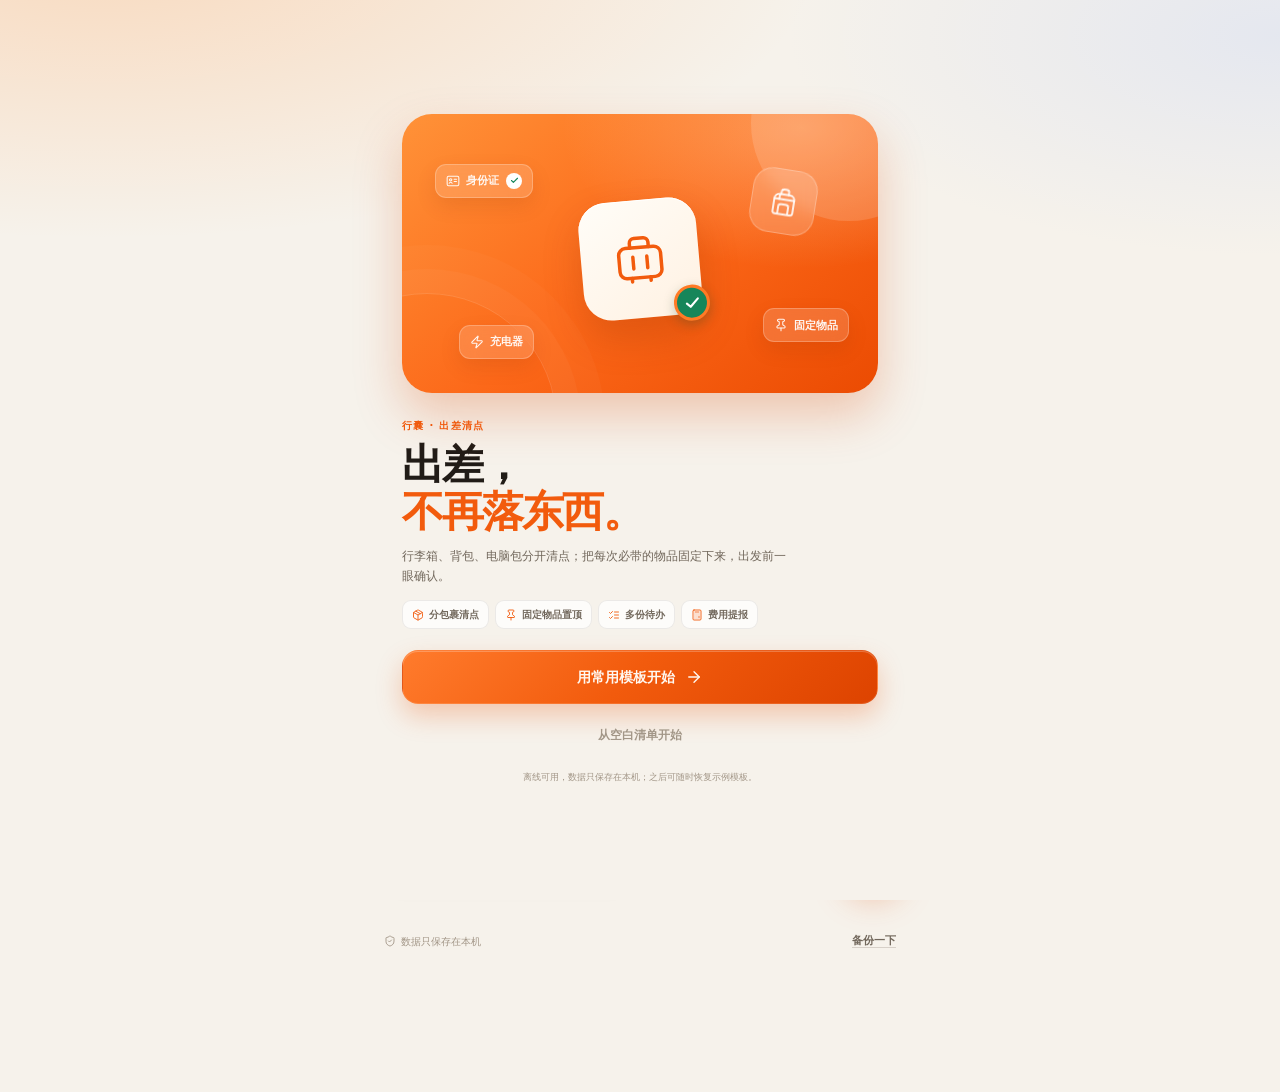
<file: src/index.html>
<!DOCTYPE html>
<html lang="zh-CN" data-theme="light">
<head>
  <meta charset="utf-8">
  <meta name="viewport" content="width=device-width, initial-scale=1, viewport-fit=cover, interactive-widget=resizes-content">

  <title>行囊 · 出差清点</title>
  <meta name="description" content="待办、出差费用、打包清单和第二问四个模块，多份待办清单、费用计算、桌面小部件和本地加密的自我解剖工具，离线可用。">
  <meta name="format-detection" content="telephone=no">
  <meta name="theme-color" content="#F7F3ED" id="themeColor">
  <meta name="color-scheme" content="light dark">
  <script>
    (function () {
      try {
        var raw = localStorage.getItem('xingnang.packing.v1');
        var saved = raw ? JSON.parse(raw) : null;
        var theme = saved && saved.settings && saved.settings.theme ? saved.settings.theme : 'auto';
        var dark = theme === 'dark' || (theme === 'auto' && window.matchMedia('(prefers-color-scheme: dark)').matches);
        document.documentElement.dataset.theme = dark ? 'dark' : 'light';
        var meta = document.getElementById('themeColor');
        if (meta) meta.setAttribute('content', dark ? '#100F0D' : '#F6F2EB');
      } catch (error) { /* the app applies the theme again on boot */ }
    })();
  </script>
  <meta name="mobile-web-app-capable" content="yes">
  <meta name="apple-mobile-web-app-capable" content="yes">
  <meta name="apple-mobile-web-app-status-bar-style" content="default">
  <meta name="apple-mobile-web-app-title" content="行囊">
  <link rel="manifest" href="manifest.webmanifest">
  <link rel="icon" type="image/png" sizes="64x64" href="icons/favicon-64.png">
  <link rel="icon" type="image/png" sizes="192x192" href="icons/icon-192.png">
  <link rel="apple-touch-icon" href="icons/apple-touch-icon.png">
  <link rel="stylesheet" href="styles.css">
</head>
<body>
  <a class="skip-link" href="#main">跳到主要内容</a>

  <svg class="svg-sprite" aria-hidden="true" focusable="false">
    <symbol id="i-check" viewBox="0 0 24 24"><path d="M20 6 9 17l-5-5"/></symbol>
    <symbol id="i-x" viewBox="0 0 24 24"><path d="M18 6 6 18"/><path d="m6 6 12 12"/></symbol>
    <symbol id="i-plus" viewBox="0 0 24 24"><path d="M5 12h14"/><path d="M12 5v14"/></symbol>
    <symbol id="i-minus" viewBox="0 0 24 24"><path d="M5 12h14"/></symbol>
    <symbol id="i-search" viewBox="0 0 24 24"><circle cx="11" cy="11" r="7.5"/><path d="m21 21-4.3-4.3"/></symbol>
    <symbol id="i-sliders" viewBox="0 0 24 24"><line x1="21" x2="14" y1="4" y2="4"/><line x1="10" x2="3" y1="4" y2="4"/><line x1="21" x2="12" y1="12" y2="12"/><line x1="8" x2="3" y1="12" y2="12"/><line x1="21" x2="16" y1="20" y2="20"/><line x1="12" x2="3" y1="20" y2="20"/><line x1="14" x2="14" y1="2" y2="6"/><line x1="8" x2="8" y1="10" y2="14"/><line x1="16" x2="16" y1="18" y2="22"/></symbol>
    <symbol id="i-arrow-left" viewBox="0 0 24 24"><path d="m12 19-7-7 7-7"/><path d="M19 12H5"/></symbol>
    <symbol id="i-arrow-right" viewBox="0 0 24 24"><path d="M5 12h14"/><path d="m12 5 7 7-7 7"/></symbol>
    <symbol id="i-chevron-right" viewBox="0 0 24 24"><path d="m9 18 6-6-6-6"/></symbol>
    <symbol id="i-chevron-down" viewBox="0 0 24 24"><path d="m6 9 6 6 6-6"/></symbol>
    <symbol id="i-more" viewBox="0 0 24 24"><circle cx="5" cy="12" r="1.3" fill="currentColor" stroke="none"/><circle cx="12" cy="12" r="1.3" fill="currentColor" stroke="none"/><circle cx="19" cy="12" r="1.3" fill="currentColor" stroke="none"/></symbol>
    <symbol id="i-pin" viewBox="0 0 24 24"><path d="M12 17v5"/><path d="M9 10.76a2 2 0 0 1-1.11 1.79l-1.78.9A2 2 0 0 0 5 15.24V16a1 1 0 0 0 1 1h12a1 1 0 0 0 1-1v-.76a2 2 0 0 0-1.11-1.79l-1.78-.9A2 2 0 0 1 15 10.76V7a1 1 0 0 1 1-1 2 2 0 0 0 0-4H8a2 2 0 0 0 0 4 1 1 0 0 1 1 1z"/></symbol>
    <symbol id="i-pencil" viewBox="0 0 24 24"><path d="M21.174 6.812a1 1 0 0 0-3.986-3.987L3.842 16.174a2 2 0 0 0-.5.83l-1.321 4.352a.5.5 0 0 0 .623.622l4.353-1.32a2 2 0 0 0 .83-.497z"/><path d="m15 5 4 4"/></symbol>
    <symbol id="i-trash" viewBox="0 0 24 24"><path d="M3 6h18"/><path d="M19 6v14a2 2 0 0 1-2 2H7a2 2 0 0 1-2-2V6"/><path d="M8 6V4a2 2 0 0 1 2-2h4a2 2 0 0 1 2 2v2"/><line x1="10" x2="10" y1="11" y2="17"/><line x1="14" x2="14" y1="11" y2="17"/></symbol>
    <symbol id="i-download" viewBox="0 0 24 24"><path d="M21 15v4a2 2 0 0 1-2 2H5a2 2 0 0 1-2-2v-4"/><polyline points="7 10 12 15 17 10"/><line x1="12" x2="12" y1="3" y2="15"/></symbol>
    <symbol id="i-upload" viewBox="0 0 24 24"><path d="M21 15v4a2 2 0 0 1-2 2H5a2 2 0 0 1-2-2v-4"/><polyline points="17 8 12 3 7 8"/><line x1="12" x2="12" y1="3" y2="15"/></symbol>
    <symbol id="i-moon" viewBox="0 0 24 24"><path d="M12 3a6 6 0 0 0 9 9 9 9 0 1 1-9-9Z"/></symbol>
    <symbol id="i-sun" viewBox="0 0 24 24"><circle cx="12" cy="12" r="4"/><path d="M12 2v2"/><path d="M12 20v2"/><path d="m4.93 4.93 1.41 1.41"/><path d="m17.66 17.66 1.41 1.41"/><path d="M2 12h2"/><path d="M20 12h2"/><path d="m6.34 17.66-1.41 1.41"/><path d="m19.07 4.93-1.41 1.41"/></symbol>
    <symbol id="i-monitor" viewBox="0 0 24 24"><rect width="20" height="14" x="2" y="3" rx="2"/><line x1="8" x2="16" y1="21" y2="21"/><line x1="12" x2="12" y1="17" y2="21"/></symbol>
    <symbol id="i-info" viewBox="0 0 24 24"><circle cx="12" cy="12" r="10"/><path d="M12 16v-4"/><path d="M12 8h.01"/></symbol>
    <symbol id="i-shield" viewBox="0 0 24 24"><path d="M20 13c0 5-3.5 7.5-7.66 8.95a1 1 0 0 1-.67-.01C7.5 20.5 4 18 4 13V6a1 1 0 0 1 1-1c2 0 4.5-1.2 6.24-2.72a1.17 1.17 0 0 1 1.52 0C14.51 3.81 17 5 19 5a1 1 0 0 1 1 1z"/><path d="m9 12 2 2 4-4"/></symbol>
    <symbol id="i-smartphone" viewBox="0 0 24 24"><rect width="14" height="20" x="5" y="2" rx="2" ry="2"/><path d="M12 18h.01"/></symbol>
    <symbol id="i-sparkles" viewBox="0 0 24 24"><path d="m12 3-1.912 5.813a2 2 0 0 1-1.275 1.275L3 12l5.813 1.912a2 2 0 0 1 1.275 1.275L12 21l1.912-5.813a2 2 0 0 1 1.275-1.275L21 12l-5.813-1.912a2 2 0 0 1-1.275-1.275L12 3Z"/><path d="M5 3v4"/><path d="M19 17v4"/><path d="M3 5h4"/><path d="M17 19h4"/></symbol>
    <symbol id="i-umbrella" viewBox="0 0 24 24"><path d="M22 12a10.06 10.06 0 0 0-20 0Z"/><path d="M12 12v8a2 2 0 0 0 4 0"/><path d="M12 2v1"/></symbol>
    <symbol id="i-pill" viewBox="0 0 24 24"><path d="m10.5 20.5 10-10a4.95 4.95 0 1 0-7-7l-10 10a4.95 4.95 0 1 0 7 7Z"/><path d="m8.5 8.5 7 7"/></symbol>
    <symbol id="i-shirt" viewBox="0 0 24 24"><path d="M20.38 3.46 16 2a4 4 0 0 1-8 0L3.62 3.46a2 2 0 0 0-1.34 2.23l.58 3.47a1 1 0 0 0 .99.84H6v10c0 1.1.9 2 2 2h8a2 2 0 0 0 2-2V10h2.15a1 1 0 0 0 .99-.84l.58-3.47a2 2 0 0 0-1.34-2.23z"/></symbol>
    <symbol id="i-droplet" viewBox="0 0 24 24"><path d="M12 22a7 7 0 0 0 7-7c0-2-1-3.9-3-5.5s-3.5-4-4-6.5c-.5 2.5-2 4.9-4 6.5C6 11.1 5 13 5 15a7 7 0 0 0 7 7z"/></symbol>
    <symbol id="i-id-card" viewBox="0 0 24 24"><rect width="20" height="16" x="2" y="4" rx="2.5"/><circle cx="8" cy="10" r="2"/><path d="M5.5 16c.3-1.2 1.3-2 2.5-2s2.2.8 2.5 2"/><path d="M14 9h4"/><path d="M14 13h4"/></symbol>
    <symbol id="i-zap" viewBox="0 0 24 24"><path d="M4 14a1 1 0 0 1-.78-1.63l9.9-10.2a.5.5 0 0 1 .86.46l-1.92 6.02A1 1 0 0 0 13 10h7a1 1 0 0 1 .78 1.63l-9.9 10.2a.5.5 0 0 1-.86-.46l1.92-6.02A1 1 0 0 0 11 14z"/></symbol>
    <symbol id="i-file-text" viewBox="0 0 24 24"><path d="M15 2H6a2 2 0 0 0-2 2v16a2 2 0 0 0 2 2h12a2 2 0 0 0 2-2V7Z"/><path d="M14 2v4a2 2 0 0 0 2 2h4"/><path d="M10 9H8"/><path d="M16 13H8"/><path d="M16 17H8"/></symbol>
    <symbol id="i-box" viewBox="0 0 24 24"><path d="m7.5 4.27 9 5.15"/><path d="M21 8a2 2 0 0 0-1-1.73l-7-4a2 2 0 0 0-2 0l-7 4A2 2 0 0 0 3 8v8a2 2 0 0 0 1 1.73l7 4a2 2 0 0 0 2 0l7-4A2 2 0 0 0 21 16Z"/><path d="m3.3 7 8.7 5 8.7-5"/><path d="M12 22V12"/></symbol>
    <symbol id="i-luggage" viewBox="0 0 24 24"><rect x="3" y="7" width="18" height="13" rx="3"/><path d="M8 7V5a2 2 0 0 1 2-2h4a2 2 0 0 1 2 2v2"/><path d="M8 20v1.5"/><path d="M16 20v1.5"/><path d="M9 11v5"/><path d="M15 11v5"/></symbol>
    <symbol id="i-backpack" viewBox="0 0 24 24"><path d="M4 10a4 4 0 0 1 4-4h8a4 4 0 0 1 4 4v10a2 2 0 0 1-2 2H6a2 2 0 0 1-2-2Z"/><path d="M9 6V4a2 2 0 0 1 2-2h2a2 2 0 0 1 2 2v2"/><path d="M8 21v-5a2 2 0 0 1 2-2h4a2 2 0 0 1 2 2v5"/><path d="M4 10h16"/><path d="M8 10V7"/></symbol>
    <symbol id="i-briefcase" viewBox="0 0 24 24"><rect width="20" height="14" x="2" y="7" rx="2.5" ry="2.5"/><path d="M16 21V5a2 2 0 0 0-2-2h-4a2 2 0 0 0-2 2v16"/></symbol>
    <symbol id="i-tote" viewBox="0 0 24 24"><path d="M20 7H4a1 1 0 0 0-1 1v11a2 2 0 0 0 2 2h14a2 2 0 0 0 2-2V8a1 1 0 0 0-1-1Z"/><path d="M8 7V5a4 4 0 0 1 8 0v2"/><path d="M9 12v3"/><path d="M15 12v3"/></symbol>
    <symbol id="i-camera-bag" viewBox="0 0 24 24"><rect x="2.5" y="7" width="19" height="13" rx="3"/><path d="M8 7V5a2 2 0 0 1 2-2h4a2 2 0 0 1 2 2v2"/><circle cx="12" cy="13.5" r="3.5"/><path d="M7 10h.01"/></symbol>
    <symbol id="i-chest-bag" viewBox="0 0 24 24"><path d="M5.5 8.5h13l1 5.5a4.5 4.5 0 0 1-4.4 5.5H8.9a4.5 4.5 0 0 1-4.4-5.5Z"/><path d="M8 8.5 7 4h6l2 4.5"/><path d="M9.5 13.5h5"/></symbol>
    <symbol id="i-suitcase-large" viewBox="0 0 24 24"><rect x="3" y="7" width="18" height="13" rx="3"/><path d="M8 7V5.5A1.5 1.5 0 0 1 9.5 4h5A1.5 1.5 0 0 1 16 5.5V7"/><path d="M8 10v7"/><path d="M12 10v7"/><path d="M16 10v7"/><path d="M6 20v1"/><path d="M18 20v1"/></symbol>
    <symbol id="i-suitcase-small" viewBox="0 0 24 24"><rect x="6" y="8" width="12" height="10" rx="2.5"/><path d="M9 8V6.5A1.5 1.5 0 0 1 10.5 5h3A1.5 1.5 0 0 1 15 6.5V8"/><path d="M10 11v4"/><path d="M14 11v4"/><path d="M8 18v1"/><path d="M16 18v1"/></symbol>
    <symbol id="i-handbag" viewBox="0 0 24 24"><path d="M5 9h14l1 10a2 2 0 0 1-2 2H6a2 2 0 0 1-2-2Z"/><path d="M9 9V7a3 3 0 0 1 6 0v2"/><path d="M9 14h6"/></symbol>
    <symbol id="i-toiletry" viewBox="0 0 24 24"><path d="M4 9h16v9a2 2 0 0 1-2 2H6a2 2 0 0 1-2-2Z"/><path d="M8 9V7a4 4 0 0 1 8 0v2"/><path d="M4 13h16"/><path d="M8 13v3"/></symbol>
    <symbol id="i-digital-pouch" viewBox="0 0 24 24"><rect x="3" y="6" width="18" height="12" rx="3"/><path d="M7 6v12"/><path d="M17 6v12"/><path d="M9 12h6"/><path d="m12 9 1.5 3H12l1 3"/></symbol>
    <symbol id="i-duffel" viewBox="0 0 24 24"><path d="M5 9h14l1 7a3 3 0 0 1-3 3H7a3 3 0 0 1-3-3Z"/><path d="M8 9V7a4 4 0 0 1 8 0v2"/><path d="M7 13h10"/></symbol>
    <symbol id="i-sling" viewBox="0 0 24 24"><path d="M4 10h12l2 5a4 4 0 0 1-3.8 5H8.8A4 4 0 0 1 5 15Z"/><path d="m14 10 4-6"/><path d="M9 13h5"/></symbol>
    <symbol id="i-refresh" viewBox="0 0 24 24"><path d="M3 12a9 9 0 0 1 9-9 9.75 9.75 0 0 1 6.74 2.74L21 8"/><path d="M21 3v5h-5"/><path d="M21 12a9 9 0 0 1-9 9 9.75 9.75 0 0 1-6.74-2.74L3 16"/><path d="M8 16H3v5"/></symbol>
    <symbol id="i-undo" viewBox="0 0 24 24"><path d="M3 12a9 9 0 1 0 9-9 9.75 9.75 0 0 0-6.74 2.74L3 8"/><path d="M3 3v5h5"/></symbol>
    <symbol id="i-list-checks" viewBox="0 0 24 24"><path d="m3 17 2 2 4-4"/><path d="m3 7 2 2 4-4"/><path d="M13 6h8"/><path d="M13 12h8"/><path d="M13 18h8"/></symbol>
    <symbol id="i-message-question" viewBox="0 0 24 24"><path d="M21 11.5a8.4 8.4 0 0 1-8.5 8.5 9 9 0 0 1-3.7-.8L3 21l1.8-5.8A8.5 8.5 0 1 1 21 11.5Z"/><path d="M9.6 9.2a2.4 2.4 0 1 1 4.7.8c-.3.8-1.1 1.2-1.8 1.7-.4.3-.6.7-.6 1.2"/><path d="M12 15.7h.01"/></symbol>
    <symbol id="i-cloud-off" viewBox="0 0 24 24"><path d="m2 2 20 20"/><path d="M5.782 5.782A7 7 0 0 0 9 19h8.5a4.5 4.5 0 0 0 1.307-.193"/><path d="M21.532 16.5A4.5 4.5 0 0 0 17.5 10h-1.79A7.008 7.008 0 0 0 10 5.07"/></symbol>
    <symbol id="i-calculator" viewBox="0 0 24 24"><rect width="16" height="20" x="4" y="2" rx="2"/><line x1="8" x2="16" y1="6" y2="6"/><line x1="16" x2="16" y1="14" y2="18"/><path d="M16 10h.01"/><path d="M12 10h.01"/><path d="M8 10h.01"/><path d="M12 14h.01"/><path d="M8 14h.01"/><path d="M12 18h.01"/><path d="M8 18h.01"/></symbol>
    <symbol id="i-receipt" viewBox="0 0 24 24"><path d="M4 2v20l3-2 3 2 3-2 3 2 3-2 2 2V2l-2 2-3-2-3 2-3-2-3 2L7 2 4 2Z"/><path d="M8 8h8"/><path d="M8 12h8"/><path d="M8 16h5"/></symbol>
    <symbol id="i-copy" viewBox="0 0 24 24"><rect width="14" height="14" x="8" y="8" rx="2"/><path d="M4 16c-1.1 0-2-.9-2-2V4c0-1.1.9-2 2-2h10c1.1 0 2 .9 2 2"/></symbol>
  </svg>

  <div class="app-shell" id="app">
    <header class="topbar">
      <button class="brand" id="brandHomeBtn" type="button" aria-label="打开模块首页">
        <span class="brand-mark" aria-hidden="true">
          <svg class="brand-suitcase"><use href="#i-luggage"/></svg>
          <span class="brand-check"><svg><use href="#i-check"/></svg></span>
        </span>
        <span class="brand-copy">
          <strong>行囊</strong>
          <small>出差清点</small>
        </span>
      </button>
      <div class="top-actions">
        <button class="icon-btn" id="searchBtn" type="button" aria-label="搜索物品">
          <svg><use href="#i-search"/></svg>
        </button>
        <button class="icon-btn todo-top-btn" id="todoBtn" type="button" aria-label="待办清单">
          <svg><use href="#i-list-checks"/></svg>
          <span class="todo-badge" id="todoBadge" hidden>0</span>
        </button>
        <button class="icon-btn expense-top-btn" id="expenseBtn" type="button" aria-label="出差费用">
          <svg><use href="#i-calculator"/></svg>
          <span class="expense-active-dot" id="expenseActiveDot" hidden></span>
        </button>
        <button class="icon-btn" id="settingsBtn" type="button" aria-label="设置">
          <svg><use href="#i-sliders"/></svg>
        </button>
      </div>
    </header>

    <main class="home" id="main">
      <section class="hero" id="hero" aria-labelledby="heroTitle" data-state="empty">
        <div class="hero-decoration" aria-hidden="true">
          <span class="hero-orb orb-a"></span>
          <span class="hero-orb orb-b"></span>
          <span class="hero-route"></span>
          <svg class="hero-line-bag"><use href="#i-luggage"/></svg>
        </div>
        <div class="hero-main">
          <div class="hero-copy">
            <p class="hero-eyebrow"><span class="hero-pulse" aria-hidden="true"></span><span id="heroEyebrow">本次出差</span></p>
            <h1 id="heroTitle">从第一件物品开始</h1>
            <p class="hero-sub" id="heroSub">先建一个包裹，再装入要带的东西</p>
            <div class="hero-actions">
              <button class="hero-primary" id="continueBtn" type="button">
                <span id="continueLabel">新建包裹</span>
                <svg><use href="#i-arrow-right"/></svg>
              </button>
              <button class="hero-secondary" id="newTripBtn" type="button">开启新行程</button>
            </div>
          </div>
          <div class="hero-ring-wrap" aria-hidden="true">
            <svg class="hero-ring" viewBox="0 0 120 120">
              <circle class="ring-track" cx="60" cy="60" r="52"></circle>
              <circle class="ring-value" id="heroRingValue" cx="60" cy="60" r="52"></circle>
            </svg>
            <div class="hero-ring-copy">
              <strong id="heroPercent">0%</strong>
              <span>已清点</span>
            </div>
          </div>
        </div>
        <div class="hero-foot">
          <svg class="hero-foot-icon"><use href="#i-sparkles"/></svg>
          <span id="heroHint">把常驻物品固定下来，出发前少操一份心</span>
        </div>
      </section>

      <section class="fixed-section" id="fixedSection" aria-labelledby="fixedHeading">
        <div class="section-head">
          <div class="section-title-wrap">
            <span class="section-kicker"><svg><use href="#i-pin"/></svg> 常驻不落</span>
            <h2 id="fixedHeading">固定物品 <span class="section-count" id="fixedCount">0</span></h2>
          </div>
          <button class="text-action" id="checkAllFixedBtn" type="button">全部勾选</button>
        </div>
        <div class="fixed-scroll" id="fixedScroll"></div>
      </section>

      <section class="packages-section" aria-labelledby="packagesHeading">
        <div class="section-head">
          <div class="section-title-wrap">
            <span class="section-kicker"><svg><use href="#i-box"/></svg> 分开放，才好找</span>
            <h2 id="packagesHeading">我的包裹 <span class="section-count" id="packageCount">0</span></h2>
          </div>
        </div>
        <div class="package-grid" id="packageGrid"></div>
      </section>

      <footer class="home-foot">
        <span><svg><use href="#i-shield"/></svg> 数据只保存在本机</span>
        <button type="button" id="footerBackupBtn">备份一下</button>
      </footer>
    </main>

    <button class="fab" id="addFab" type="button" aria-label="添加物品">
      <svg><use href="#i-plus"/></svg>
      <span id="addFabLabel">添加物品</span>
    </button>
  </div>

  <section class="page hub-page" id="hubPage" aria-label="模块首页" aria-hidden="true">
    <header class="hub-topbar">
      <div class="brand hub-brand" aria-label="行囊 出差清点">
        <span class="brand-mark" aria-hidden="true">
          <svg class="brand-suitcase"><use href="#i-luggage"/></svg>
          <span class="brand-check"><svg><use href="#i-check"/></svg></span>
        </span>
        <span class="brand-copy">
          <strong>行囊</strong>
          <small>出差清点</small>
        </span>
      </div>
      <button class="icon-btn" id="hubSettingsBtn" type="button" aria-label="设置">
        <svg><use href="#i-sliders"/></svg>
      </button>
    </header>
    <div class="page-scroll hub-scroll">
      <div class="hub-intro">
        <p class="hub-eyebrow">行囊 · 出差工具</p>
        <h1>今天从哪开始？</h1>
        <p>待办、费用、打包和第二问，四个模块独立管理，随时可以切换。</p>
      </div>

      <div class="hub-list">
        <button class="hub-card hub-todo" id="hubTodoBtn" type="button">
          <span class="hub-icon" aria-hidden="true"><svg><use href="#i-list-checks"/></svg></span>
          <span class="hub-copy">
            <span class="hub-kicker">清单与计划</span>
            <span class="hub-title">待办</span>
            <span class="hub-stat" id="hubTodoStat">还没有待办</span>
            <span class="hub-meta" id="hubTodoMeta">0 份清单</span>
          </span>
          <span class="hub-arrow" aria-hidden="true"><svg><use href="#i-chevron-right"/></svg></span>
        </button>

        <button class="hub-card hub-expense" id="hubExpenseBtn" type="button">
          <span class="hub-icon" aria-hidden="true"><svg><use href="#i-calculator"/></svg></span>
          <span class="hub-copy">
            <span class="hub-kicker">补贴 · 汇率 · 报销</span>
            <span class="hub-title">出差费用</span>
            <span class="hub-stat" id="hubExpenseStat">开始记录</span>
            <span class="hub-meta" id="hubExpenseMeta">按天补贴与额外支出</span>
          </span>
          <span class="hub-arrow" aria-hidden="true"><svg><use href="#i-chevron-right"/></svg></span>
        </button>

        <button class="hub-card hub-pack" id="hubPackBtn" type="button">
          <span class="hub-icon" aria-hidden="true"><svg><use href="#i-box"/></svg></span>
          <span class="hub-copy">
            <span class="hub-kicker">行囊物品清点</span>
            <span class="hub-title">打包清单</span>
            <span class="hub-stat" id="hubPackStat">还没有物品</span>
            <span class="hub-meta" id="hubPackMeta">先建一个包裹</span>
            <span class="hub-progress" aria-hidden="true"><i id="hubPackBar"></i></span>
          </span>
          <span class="hub-arrow" aria-hidden="true"><svg><use href="#i-chevron-right"/></svg></span>
        </button>

        <button class="hub-card hub-second" id="hubSecondBtn" type="button">
          <span class="hub-icon" aria-hidden="true"><svg><use href="#i-message-question"/></svg></span>
          <span class="hub-copy">
            <span class="hub-kicker">自我解剖 · 单会话</span>
            <span class="hub-title">第二问</span>
            <span class="hub-stat">只问具体，必须结案</span>
            <span class="hub-meta">本地加密 · 独立空间</span>
          </span>
          <span class="hub-arrow" aria-hidden="true"><svg><use href="#i-chevron-right"/></svg></span>
        </button>
      </div>

      <footer class="hub-foot">
        <span><svg><use href="#i-shield"/></svg> 行囊数据只在本机 · 第二问对话需联网</span>
        <button type="button" id="hubBackupBtn">备份</button>
      </footer>
    </div>
  </section>

  <section class="page detail-page" id="detailPage" aria-label="包裹详情" aria-hidden="true">
    <header class="page-topbar">
      <button class="icon-btn" id="detailBackBtn" type="button" aria-label="返回清单">
        <svg><use href="#i-arrow-left"/></svg>
      </button>
      <span class="page-topbar-title">包裹详情</span>
      <button class="icon-btn" id="editPackageBtn" type="button" aria-label="编辑这个包裹">
        <svg><use href="#i-pencil"/></svg>
      </button>
    </header>
    <div class="page-scroll detail-scroll" id="detailScroll">
      <div id="detailContent"></div>
    </div>
    <div class="detail-bottom-bar">
      <button class="button button-primary button-wide" id="detailAddItemBtn" type="button">
        <svg><use href="#i-plus"/></svg>
        添加物品
      </button>
    </div>
  </section>

  <section class="page settings-page" id="settingsPage" aria-label="设置" aria-hidden="true">
    <header class="page-topbar">
      <button class="icon-btn" id="settingsBackBtn" type="button" aria-label="返回清单">
        <svg><use href="#i-arrow-left"/></svg>
      </button>
      <span class="page-topbar-title">设置</span>
      <span class="topbar-spacer" aria-hidden="true"></span>
    </header>
    <div class="page-scroll settings-scroll">
      <div class="settings-intro">
        <span class="brand-mark brand-mark-large" aria-hidden="true">
          <svg class="brand-suitcase"><use href="#i-luggage"/></svg>
          <span class="brand-check"><svg><use href="#i-check"/></svg></span>
        </span>
        <div>
          <h1>行囊</h1>
          <p>把每件东西，放回该在的包裹。</p>
        </div>
      </div>

      <section class="settings-group" aria-labelledby="appearanceHeading">
        <h2 id="appearanceHeading">外观</h2>
        <div class="settings-card theme-card">
          <div class="theme-segment" role="group" aria-label="主题模式">
            <button type="button" data-theme-value="auto">
              <svg><use href="#i-monitor"/></svg><span>跟随系统</span>
            </button>
            <button type="button" data-theme-value="light">
              <svg><use href="#i-sun"/></svg><span>浅色</span>
            </button>
            <button type="button" data-theme-value="dark">
              <svg><use href="#i-moon"/></svg><span>深色</span>
            </button>
          </div>
        </div>
      </section>

      <section class="settings-group" aria-labelledby="appHeading">
        <h2 id="appHeading">应用</h2>
        <div class="settings-card">
          <button class="setting-row" id="installRow" type="button">
            <span class="setting-icon icon-orange"><svg><use href="#i-smartphone"/></svg></span>
            <span class="setting-label"><strong>放到手机桌面</strong><small>像 App 一样打开，离线也能用</small></span>
            <span class="setting-value" id="installState">去安装</span>
          </button>
          <button class="setting-row" id="guideRow" type="button">
            <span class="setting-icon icon-blue"><svg><use href="#i-info"/></svg></span>
            <span class="setting-label"><strong>使用说明</strong><small>固定物品、拆包与数据备份</small></span>
            <svg class="row-chevron"><use href="#i-chevron-right"/></svg>
          </button>
        </div>
      </section>

      <section class="settings-group" aria-labelledby="dataHeading">
        <h2 id="dataHeading">数据</h2>
        <div class="settings-card">
          <button class="setting-row" id="exportRow" type="button">
            <span class="setting-icon icon-green"><svg><use href="#i-download"/></svg></span>
            <span class="setting-label"><strong>导出备份</strong><small>存成 JSON 文件，换机也不丢</small></span>
            <svg class="row-chevron"><use href="#i-chevron-right"/></svg>
          </button>
          <button class="setting-row" id="importRow" type="button">
            <span class="setting-icon icon-violet"><svg><use href="#i-upload"/></svg></span>
            <span class="setting-label"><strong>导入备份</strong><small>从之前导出的文件恢复</small></span>
            <svg class="row-chevron"><use href="#i-chevron-right"/></svg>
          </button>
          <p class="setting-footnote" id="backupFootnote">还没有导出过备份</p>
        </div>
      </section>

      <section class="settings-group" aria-labelledby="listHeading">
        <h2 id="listHeading">清单</h2>
        <div class="settings-card">
          <button class="setting-row" id="restoreTemplateRow" type="button">
            <span class="setting-icon icon-amber"><svg><use href="#i-refresh"/></svg></span>
            <span class="setting-label"><strong>恢复示例模板</strong><small>覆盖当前清单，回到常用出差物品</small></span>
            <svg class="row-chevron"><use href="#i-chevron-right"/></svg>
          </button>
          <button class="setting-row danger-row" id="clearDataRow" type="button">
            <span class="setting-icon icon-red"><svg><use href="#i-trash"/></svg></span>
            <span class="setting-label"><strong>清空全部数据</strong><small>删除清单与本地设置</small></span>
            <svg class="row-chevron"><use href="#i-chevron-right"/></svg>
          </button>
        </div>
      </section>

      <div class="privacy-note">
        <svg><use href="#i-cloud-off"/></svg>
        <p><strong>行囊模块不联网，也能安心清点。</strong><br>清单只保存在这台手机，不会上传到任何服务器。第二问只会把对话发给你配置的模型服务商。</p>
      </div>

      <p class="about-line">行囊 · 出差清点 <span>v1.6.1</span></p>
    </div>
  </section>

  <section class="page search-page" id="searchPage" aria-label="搜索物品" aria-hidden="true">
    <header class="search-topbar">
      <button class="icon-btn" id="searchBackBtn" type="button" aria-label="返回清单">
        <svg><use href="#i-arrow-left"/></svg>
      </button>
      <label class="search-field">
        <svg aria-hidden="true"><use href="#i-search"/></svg>
        <input id="searchInput" type="search" placeholder="搜索物品或包裹" autocomplete="off" enterkeyhint="search" aria-label="搜索物品或包裹">
        <button class="search-clear" id="searchClearBtn" type="button" aria-label="清空搜索" hidden>
          <svg><use href="#i-x"/></svg>
        </button>
      </label>
    </header>
    <div class="page-scroll search-scroll" id="searchScroll">
      <div id="searchContent"></div>
    </div>
  </section>

  <section class="page todo-page" id="todoPage" aria-label="待办清单" aria-hidden="true">
    <header class="page-topbar">
      <button class="icon-btn" id="todoBackBtn" type="button" aria-label="返回首页">
        <svg><use href="#i-arrow-left"/></svg>
      </button>
      <span class="page-topbar-title">待办清单</span>
      <span class="topbar-spacer" aria-hidden="true"></span>
    </header>
    <div class="page-scroll todo-scroll" id="todoScroll">
      <div id="todoContent"></div>
    </div>
    <div class="detail-bottom-bar">
      <button class="button button-primary button-wide" id="todoAddListBtn" type="button">
        <svg><use href="#i-plus"/></svg>
        新建待办清单
      </button>
    </div>
  </section>

  <section class="page todo-page todo-list-page" id="todoListPage" aria-label="待办清单" aria-hidden="true">
    <header class="page-topbar">
      <button class="icon-btn" id="todoListBackBtn" type="button" aria-label="返回全部待办清单">
        <svg><use href="#i-arrow-left"/></svg>
      </button>
      <span class="page-topbar-title" id="todoListPageTitle">待办清单</span>
      <button class="icon-btn" id="todoListEditBtn" type="button" aria-label="重命名清单">
        <svg><use href="#i-pencil"/></svg>
      </button>
    </header>
    <div class="page-scroll todo-scroll" id="todoListScroll">
      <div id="todoListContent"></div>
    </div>
    <div class="detail-bottom-bar">
      <button class="button button-primary button-wide" id="todoListAddBtn" type="button">
        <svg><use href="#i-plus"/></svg>
        新建待办
      </button>
    </div>
  </section>

  <section class="page expense-page" id="expensePage" aria-label="出差费用" aria-hidden="true">
    <header class="page-topbar">
      <button class="icon-btn" id="expenseBackBtn" type="button" aria-label="返回清单">
        <svg><use href="#i-arrow-left"/></svg>
      </button>
      <span class="page-topbar-title">出差费用</span>
      <span class="topbar-spacer" aria-hidden="true"></span>
    </header>
    <div class="expense-tabs-wrap">
      <div class="expense-tabs" role="tablist" aria-label="费用功能">
        <button class="is-active" type="button" role="tab" data-expense-tab="overview" aria-selected="true">概览</button>
        <button type="button" role="tab" data-expense-tab="expenses" aria-selected="false">支出</button>
        <button type="button" role="tab" data-expense-tab="settings" aria-selected="false">设置</button>
      </div>
    </div>
    <div class="page-scroll expense-scroll" id="expenseScroll">
      <div id="expenseContent"></div>
    </div>
    <div class="detail-bottom-bar" id="expenseBottomBar">
      <button class="button button-primary button-wide" id="expensePrimaryBtn" type="button"></button>
    </div>
  </section>

  <div class="sheet-root" id="sheetRoot" hidden>
    <button class="sheet-scrim" type="button" data-close-sheet aria-label="关闭弹窗"></button>
    <section class="sheet" id="sheet" role="dialog" aria-modal="true" aria-labelledby="sheetTitle">
      <span class="sheet-grabber" aria-hidden="true"></span>
      <header class="sheet-head">
        <div>
          <h2 id="sheetTitle">标题</h2>
          <p id="sheetSubtitle"></p>
        </div>
        <button class="icon-btn sheet-close" id="sheetCloseBtn" type="button" aria-label="关闭">
          <svg><use href="#i-x"/></svg>
        </button>
      </header>
      <div class="sheet-body" id="sheetBody"></div>
    </section>
  </div>

  <div class="welcome-overlay" id="welcomeOverlay" hidden>
    <div class="welcome-inner">
      <div class="welcome-art" aria-hidden="true">
        <span class="welcome-orb"></span>
        <span class="welcome-orbit"></span>
        <div class="art-bag bag-main">
          <svg><use href="#i-luggage"/></svg>
          <span class="art-check"><svg><use href="#i-check"/></svg></span>
        </div>
        <div class="art-bag bag-side">
          <svg><use href="#i-backpack"/></svg>
        </div>
        <div class="art-chip chip-id"><svg><use href="#i-id-card"/></svg><span>身份证</span><b><svg><use href="#i-check"/></svg></b></div>
        <div class="art-chip chip-pin"><svg><use href="#i-pin"/></svg><span>固定物品</span></div>
        <div class="art-chip chip-plug"><svg><use href="#i-zap"/></svg><span>充电器</span></div>
      </div>
      <div class="welcome-copy">
        <p class="welcome-kicker">行囊 · 出差清点</p>
        <h1>出差，<br><em>不再落东西。</em></h1>
        <p class="welcome-lead">行李箱、背包、电脑包分开清点；把每次必带的物品固定下来，出发前一眼确认。</p>
        <div class="welcome-features">
          <span><svg><use href="#i-box"/></svg>分包裹清点</span>
          <span><svg><use href="#i-pin"/></svg>固定物品置顶</span>
          <span><svg><use href="#i-list-checks"/></svg>多份待办</span>
          <span><svg><use href="#i-calculator"/></svg>费用提报</span>
        </div>
        <div class="welcome-actions">
          <button class="button button-primary button-wide" id="welcomeStartBtn" type="button">
            用常用模板开始
            <svg><use href="#i-arrow-right"/></svg>
          </button>
          <button class="button button-ghost button-wide" id="welcomeBlankBtn" type="button">从空白清单开始</button>
        </div>
        <p class="welcome-note">离线可用，数据只保存在本机；之后可随时恢复示例模板。</p>
      </div>
    </div>
  </div>

  <div class="toast" id="toast" role="status" aria-live="polite" hidden>
    <span id="toastText"></span>
    <button type="button" id="toastAction" hidden></button>
  </div>

  <div class="confetti-layer" id="confettiLayer" aria-hidden="true"></div>
  <div class="sr-only" id="srStatus" role="status" aria-live="polite"></div>
  <input type="file" id="importFile" accept=".json,application/json" hidden>

  <script src="app.js"></script>
</body>
</html>
</file>
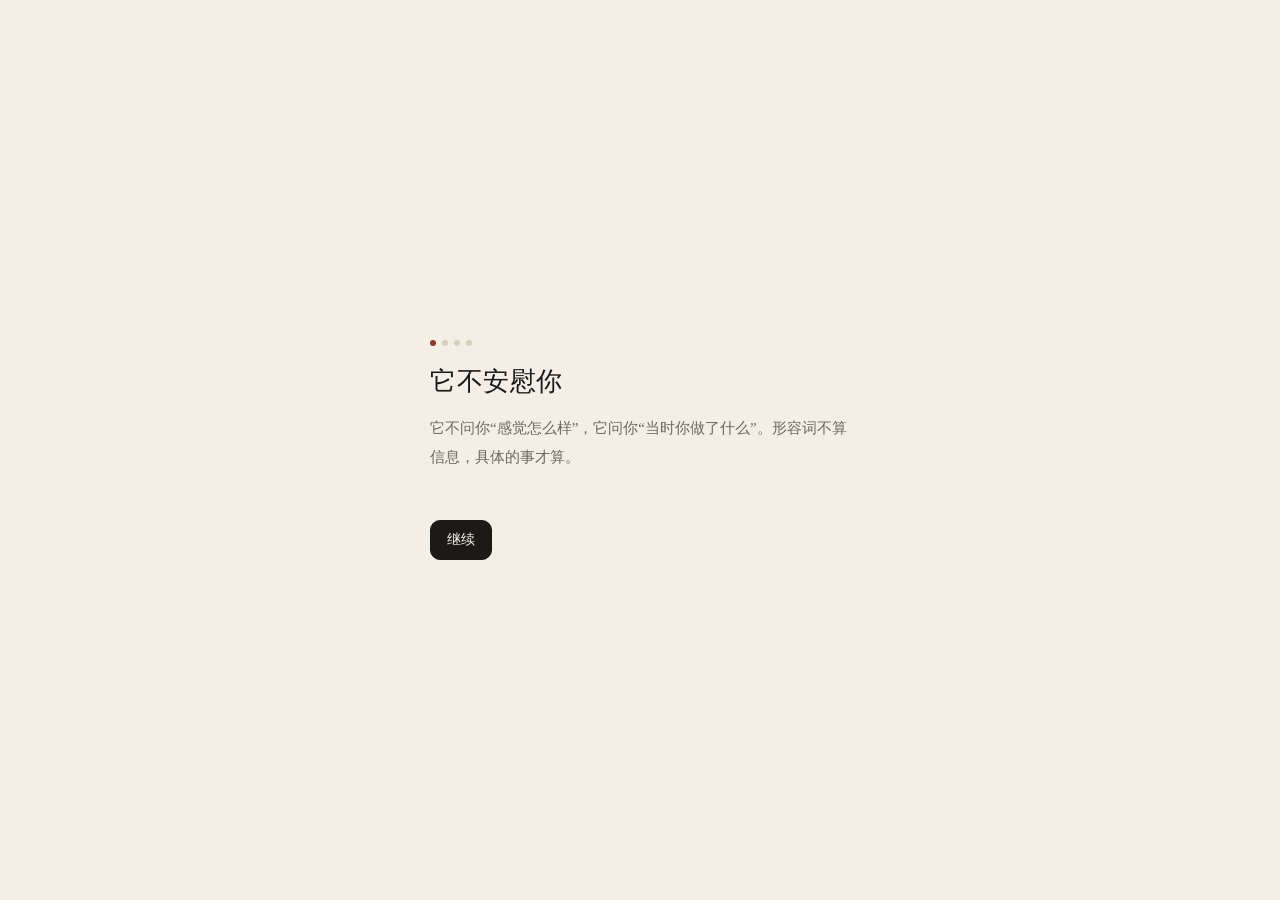
<file: android/app/src/main/assets/second-question/index.html>
<!doctype html>
<html lang="zh-CN">
  <head>
    <meta charset="utf-8" />
    <meta name="viewport" content="width=device-width, initial-scale=1, viewport-fit=cover" />
    <meta name="theme-color" content="#f3efe6" />
    <meta name="color-scheme" content="light dark" />
    <meta name="description" content="第二问：一个只问具体、只问收益、必须结案的自我解剖工具。" />
    <meta name="apple-mobile-web-app-capable" content="yes" />
    <meta name="apple-mobile-web-app-status-bar-style" content="default" />
    <meta name="apple-mobile-web-app-title" content="第二问" />
    <meta
      http-equiv="Content-Security-Policy"
      content="default-src 'self'; connect-src https: http:; img-src 'self' data:; style-src 'self'; script-src 'self'; font-src 'self'; base-uri 'none'; form-action 'none'"
    />
    <link rel="manifest" href="./manifest.webmanifest" />
    <link rel="icon" href="./icons/icon-192.png" />
    <link rel="apple-touch-icon" href="./icons/apple-touch-180.png" />
    <title>第二问</title>
    <link rel="stylesheet" href="./styles.css" />
  </head>
  <body>
    <div id="statusbar" hidden></div>
    <main id="app"></main>
    <div id="toast" class="toast" role="status" aria-live="polite"></div>
    <noscript>这个应用需要 JavaScript。</noscript>
    <script type="module" src="./src/app.js"></script>
  </body>
</html>
</file>
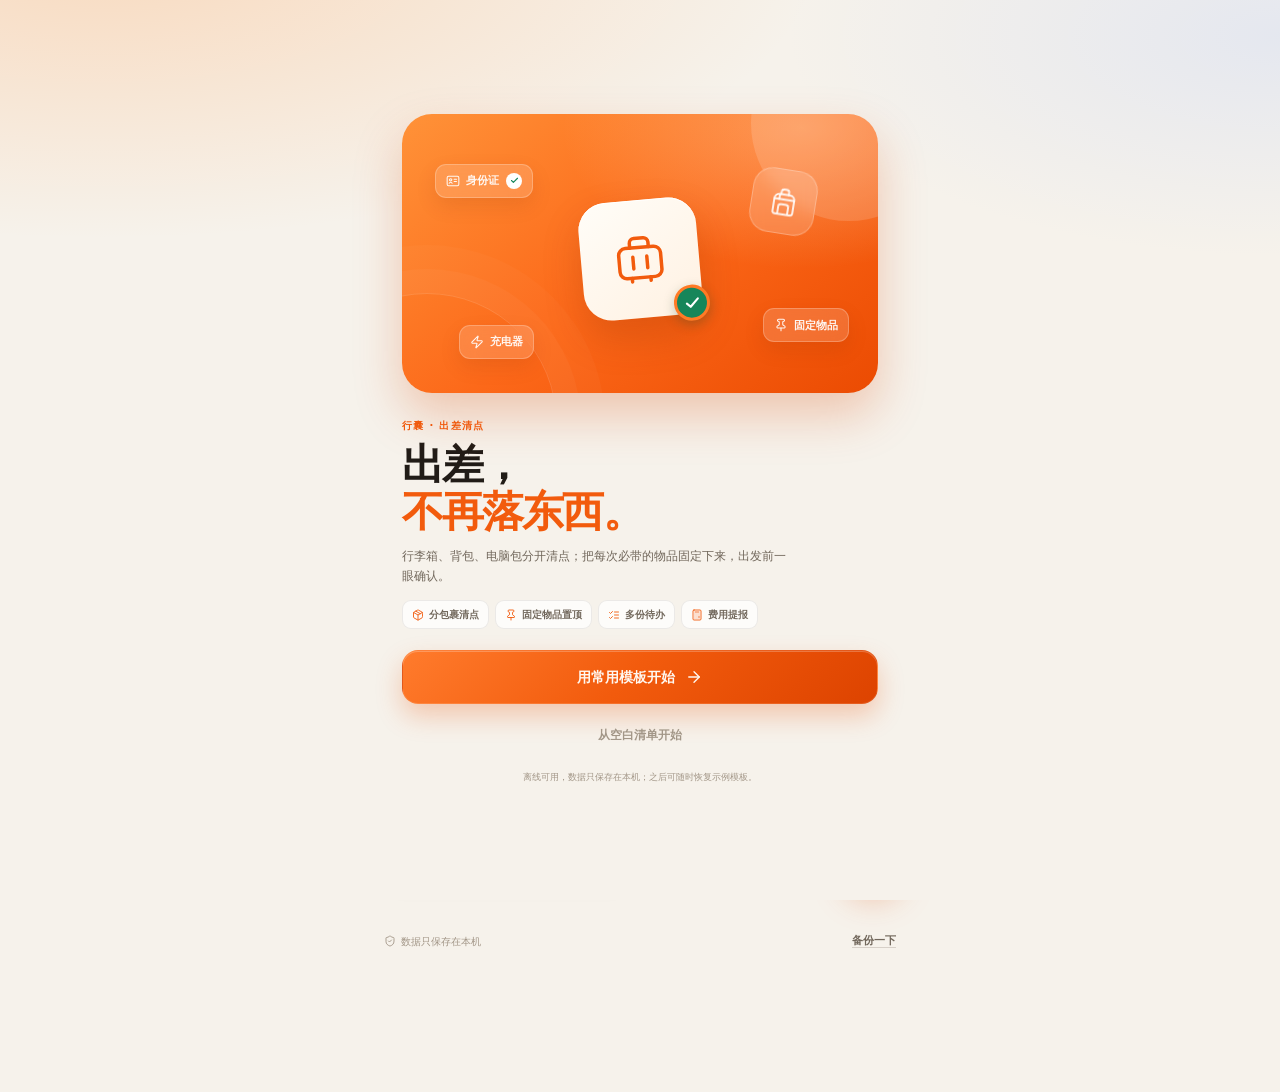
<file: 行囊-手机版.html>
<!DOCTYPE html>
<html lang="zh-CN" data-theme="light">
<head>
  <meta charset="utf-8">
  <meta name="viewport" content="width=device-width, initial-scale=1, viewport-fit=cover, interactive-widget=resizes-content">

  <title>行囊 · 出差清点</title>
  <meta name="description" content="待办、出差费用、打包清单和第二问四个模块，多份待办清单、费用计算、桌面小部件和本地加密的自我解剖工具，离线可用。">
  <meta name="format-detection" content="telephone=no">
  <meta name="theme-color" content="#F7F3ED" id="themeColor">
  <meta name="color-scheme" content="light dark">
  <script>
    (function () {
      try {
        var raw = localStorage.getItem('xingnang.packing.v1');
        var saved = raw ? JSON.parse(raw) : null;
        var theme = saved && saved.settings && saved.settings.theme ? saved.settings.theme : 'auto';
        var dark = theme === 'dark' || (theme === 'auto' && window.matchMedia('(prefers-color-scheme: dark)').matches);
        document.documentElement.dataset.theme = dark ? 'dark' : 'light';
        var meta = document.getElementById('themeColor');
        if (meta) meta.setAttribute('content', dark ? '#100F0D' : '#F6F2EB');
      } catch (error) { /* the app applies the theme again on boot */ }
    })();
  </script>
  <meta name="mobile-web-app-capable" content="yes">
  <meta name="apple-mobile-web-app-capable" content="yes">
  <meta name="apple-mobile-web-app-status-bar-style" content="default">
  <meta name="apple-mobile-web-app-title" content="行囊">
  <style>
/* =========================================================
   行囊 · 出差清点
   Mobile-first, offline PWA
   ========================================================= */

*, *::before, *::after { box-sizing: border-box; }

html {
  -webkit-text-size-adjust: 100%;
  text-size-adjust: 100%;
  background: #F6F2EB;
  color-scheme: light;
  scroll-behavior: smooth;
}

:root {
  --bg: #F6F2EB;
  --bg-elevated: #FCFAF6;
  --surface: #FFFFFF;
  --surface-soft: rgba(255, 255, 255, .76);
  --surface-2: #F2ECE4;
  --surface-3: #E8E0D6;
  --text: #211C17;
  --text-2: #71675B;
  --text-3: #A29687;
  --line: rgba(49, 36, 23, .085);
  --line-strong: rgba(49, 36, 23, .16);
  --accent: #F25B0D;
  --accent-deep: #C94200;
  --accent-soft: #FFF0E3;
  --accent-2: #FF9A3D;
  --good: #16865A;
  --good-soft: #E7F6EE;
  --danger: #D53D43;
  --danger-soft: #FFECED;
  --blue: #2E6BE6;
  --blue-soft: #EAF1FF;
  --violet: #6949D6;
  --violet-soft: #F0EBFF;
  --amber: #A96A00;
  --amber-soft: #FFF2D8;
  --expense: #0C8D83;
  --expense-soft: #E6F7F5;
  --expense-deep: #076861;
  --scrim: rgba(24, 16, 8, .44);
  --shadow-sm: 0 4px 16px rgba(68, 44, 22, .065);
  --shadow-md: 0 16px 38px rgba(68, 44, 22, .10);
  --shadow-lg: 0 26px 70px rgba(68, 44, 22, .18);
  --hero-shadow: 0 20px 46px rgba(220, 75, 0, .24);
  --ring-track: rgba(255, 255, 255, .26);
  --radius-xl: 30px;
  --radius-lg: 24px;
  --font: "MiSans", "MiSans VF", "HarmonyOS Sans SC", "PingFang SC", "Noto Sans CJK SC", "Microsoft YaHei", system-ui, sans-serif;
}

html[data-theme="dark"] {
  background: #100F0D;
  color-scheme: dark;
  --bg: #100F0D;
  --bg-elevated: #171512;
  --surface: #1F1C18;
  --surface-soft: rgba(35, 31, 27, .78);
  --surface-2: #27231E;
  --surface-3: #332E27;
  --text: #F4EFE7;
  --text-2: #B4A99B;
  --text-3: #807568;
  --line: rgba(255, 255, 255, .075);
  --line-strong: rgba(255, 255, 255, .16);
  --accent: #FF7A2E;
  --accent-deep: #FFA36C;
  --accent-soft: #372012;
  --accent-2: #FFB067;
  --good: #42C08B;
  --good-soft: #142D22;
  --danger: #FF777B;
  --danger-soft: #351A1C;
  --blue: #7DAAFF;
  --blue-soft: #172238;
  --violet: #AC94FF;
  --violet-soft: #241D3A;
  --amber: #F1BE63;
  --amber-soft: #312613;
  --expense: #57D4C8;
  --expense-soft: #142E2B;
  --expense-deep: #9BE9E2;
  --scrim: rgba(0, 0, 0, .62);
  --shadow-sm: 0 4px 16px rgba(0, 0, 0, .2);
  --shadow-md: 0 18px 40px rgba(0, 0, 0, .28);
  --shadow-lg: 0 30px 80px rgba(0, 0, 0, .46);
  --hero-shadow: 0 20px 50px rgba(0, 0, 0, .36);
  --ring-track: rgba(255, 255, 255, .18);
}

html[data-theme="light"] { color-scheme: light; }

body {
  margin: 0;
  min-width: 280px;
  min-height: 100vh;
  min-height: 100dvh;
  color: var(--text);
  font-family: var(--font);
  font-size: 14px;
  line-height: 1.5;
  background:
    radial-gradient(70% 40% at 4% -4%, rgba(255, 166, 96, .30), transparent 72%),
    radial-gradient(55% 32% at 104% 0%, rgba(170, 198, 255, .24), transparent 72%),
    var(--bg);
  background-attachment: fixed;
  -webkit-font-smoothing: antialiased;
  -moz-osx-font-smoothing: grayscale;
  text-rendering: optimizeLegibility;
  overflow-x: hidden;
}

html[data-theme="dark"] body {
  background:
    radial-gradient(65% 38% at 2% -4%, rgba(198, 88, 21, .13), transparent 70%),
    radial-gradient(50% 30% at 104% 0%, rgba(61, 87, 138, .11), transparent 72%),
    var(--bg);
  background-attachment: fixed;
}

body.is-locked { overflow: hidden; }

button, input, select, textarea { font: inherit; color: inherit; }
button {
  margin: 0;
  padding: 0;
  border: 0;
  background: none;
  cursor: pointer;
  -webkit-tap-highlight-color: transparent;
  touch-action: manipulation;
}
button:disabled { cursor: default; }
a { color: var(--accent); }
h1, h2, h3, p, ul { margin: 0; }
ul { padding: 0; list-style: none; }
svg { display: block; }
svg:not(.svg-sprite) {
  width: 1em;
  height: 1em;
  fill: none;
  stroke: currentColor;
  stroke-width: 1.8;
  stroke-linecap: round;
  stroke-linejoin: round;
}
.svg-sprite {
  position: absolute !important;
  width: 0 !important;
  height: 0 !important;
  overflow: hidden;
  pointer-events: none;
}
[hidden] { display: none !important; }
::selection { background: var(--accent-soft); color: var(--accent-deep); }

:focus-visible {
  outline: 2.5px solid var(--accent);
  outline-offset: 3px;
}

.skip-link {
  position: fixed;
  z-index: 300;
  top: 12px;
  left: 12px;
  transform: translateY(-150%);
  padding: 10px 16px;
  border-radius: 12px;
  background: var(--text);
  color: var(--bg);
  font-size: 12px;
  text-decoration: none;
  transition: transform .2s;
}
.skip-link:focus { transform: translateY(0); }

.sr-only {
  position: absolute !important;
  width: 1px !important;
  height: 1px !important;
  margin: -1px !important;
  padding: 0 !important;
  overflow: hidden !important;
  clip: rect(0 0 0 0) !important;
  white-space: nowrap !important;
  border: 0 !important;
}

/* ---------- Package tones & item categories ---------- */
.tone-orange { --tone: #E85D04; --tone-soft: #FFF0E2; --tone-strong: #AD4300; }
.tone-blue   { --tone: #2768D9; --tone-soft: #EAF2FF; --tone-strong: #184A9E; }
.tone-green  { --tone: #15865B; --tone-soft: #E7F6EE; --tone-strong: #0C5E3F; }
.tone-violet { --tone: #6747D4; --tone-soft: #F1ECFF; --tone-strong: #4930A0; }
.tone-rose   { --tone: #D44163; --tone-soft: #FFEDF2; --tone-strong: #9C2643; }
.tone-teal   { --tone: #0B827B; --tone-soft: #E5F7F5; --tone-strong: #075B56; }
.tone-slate  { --tone: #536376; --tone-soft: #EEF2F6; --tone-strong: #364554; }

html[data-theme="dark"] .tone-orange { --tone: #FF8B45; --tone-soft: #2C1A0E; --tone-strong: #FFB88C; }
html[data-theme="dark"] .tone-blue   { --tone: #7FAEFF; --tone-soft: #172238; --tone-strong: #B8D0FF; }
html[data-theme="dark"] .tone-green  { --tone: #4AC591; --tone-soft: #142B21; --tone-strong: #97E3C3; }
html[data-theme="dark"] .tone-violet { --tone: #AD96FF; --tone-soft: #251E39; --tone-strong: #D3C6FF; }
html[data-theme="dark"] .tone-rose   { --tone: #FF8DA4; --tone-soft: #321B22; --tone-strong: #FFC0CD; }
html[data-theme="dark"] .tone-teal   { --tone: #47C6BD; --tone-soft: #132B2A; --tone-strong: #99E6E1; }
html[data-theme="dark"] .tone-slate  { --tone: #9AAABD; --tone-soft: #20262D; --tone-strong: #C8D2DD; }

.cat-id      { --cat-color: #2F6FEB; --cat-soft: #EDF3FF; }
.cat-tech    { --cat-color: #B26B00; --cat-soft: #FFF3DC; }
.cat-clothes { --cat-color: #C74A7A; --cat-soft: #FFEDF4; }
.cat-wash    { --cat-color: #0C8880; --cat-soft: #E6F7F4; }
.cat-meds    { --cat-color: #D54A4D; --cat-soft: #FFEDEC; }
.cat-docs    { --cat-color: #6C4CD6; --cat-soft: #F1EDFF; }
.cat-travel  { --cat-color: #2D8651; --cat-soft: #E9F7EE; }
.cat-other   { --cat-color: #6F7885; --cat-soft: #EFF2F5; }

html[data-theme="dark"] .cat-id      { --cat-color: #8FB6FF; --cat-soft: #1A2740; }
html[data-theme="dark"] .cat-tech    { --cat-color: #FFC46B; --cat-soft: #2D2314; }
html[data-theme="dark"] .cat-clothes { --cat-color: #FF9ABE; --cat-soft: #301C25; }
html[data-theme="dark"] .cat-wash    { --cat-color: #6BE0D5; --cat-soft: #142C2A; }
html[data-theme="dark"] .cat-meds    { --cat-color: #FF9B9D; --cat-soft: #321C1D; }
html[data-theme="dark"] .cat-docs    { --cat-color: #BFA9FF; --cat-soft: #251E3B; }
html[data-theme="dark"] .cat-travel  { --cat-color: #8ADFA7; --cat-soft: #182B1F; }
html[data-theme="dark"] .cat-other   { --cat-color: #B4C0CD; --cat-soft: #252B31; }

/* ---------- Shared bits ---------- */
.app-shell {
  width: 100%;
  max-width: 560px;
  margin: 0 auto;
  padding: 0 20px;
  opacity: 0;
  transform: translateY(6px);
  transition: opacity .4s ease, transform .45s cubic-bezier(.22, .8, .24, 1);
}
html.app-ready .app-shell { opacity: 1; transform: none; }

.icon-btn {
  width: 42px;
  height: 42px;
  flex: 0 0 auto;
  display: grid;
  place-items: center;
  border-radius: 50%;
  border: 1px solid var(--line);
  background: var(--surface-soft);
  color: var(--text-2);
  box-shadow: var(--shadow-sm);
  backdrop-filter: blur(14px);
  -webkit-backdrop-filter: blur(14px);
  transition: transform .16s ease, background .2s ease, color .2s ease;
}
.icon-btn svg { width: 19px; height: 19px; }
.icon-btn:active { transform: scale(.93); background: var(--surface-2); color: var(--text); }

.button {
  min-height: 52px;
  border-radius: 16px;
  display: inline-flex;
  align-items: center;
  justify-content: center;
  gap: 8px;
  padding: 0 18px;
  font-size: 14px;
  font-weight: 760;
  letter-spacing: .01em;
  transition: transform .16s ease, filter .2s ease, background .2s ease;
}
.button svg { width: 18px; height: 18px; flex: 0 0 auto; }
.button:active { transform: scale(.98); }
.button:disabled { opacity: .45; }
.button-wide { width: 100%; }
.button-primary {
  color: #FFF8F1;
  border: 1px solid rgba(255, 255, 255, .10);
  background: linear-gradient(135deg, #FF7B2C 0%, #F25B0D 48%, #DD4300 100%);
  box-shadow: 0 12px 26px rgba(231, 78, 0, .26), inset 0 1px 0 rgba(255, 255, 255, .24);
}
.button-primary:hover { filter: brightness(1.03); }
.button-ghost {
  color: var(--text-2);
  background: var(--surface);
  border: 1px solid var(--line);
}
.button-soft {
  color: var(--accent-deep);
  background: var(--accent-soft);
  border: 1px solid transparent;
}
html[data-theme="dark"] .button-primary {
  box-shadow: 0 14px 30px rgba(0, 0, 0, .3), inset 0 1px 0 rgba(255, 255, 255, .18);
}

/* ---------- Top bar ---------- */
.topbar {
  display: flex;
  align-items: center;
  justify-content: space-between;
  padding-top: calc(env(safe-area-inset-top, 0px) + 17px);
  padding-bottom: 19px;
}
.brand { display: flex; align-items: center; gap: 11px; }
button.brand {
  border: 0;
  padding: 0;
  background: transparent;
  color: inherit;
  font: inherit;
  text-align: left;
  cursor: pointer;
}
button.brand:active .brand-mark { transform: scale(.96); }
.brand-mark {
  position: relative;
  width: 42px;
  height: 42px;
  flex: 0 0 auto;
  display: grid;
  place-items: center;
  border-radius: 14px;
  color: #FFF9F2;
  background: linear-gradient(145deg, #FF983F 0%, #FA6B17 52%, #E64A00 100%);
  box-shadow: 0 8px 20px rgba(226, 74, 0, .28), inset 0 1px 0 rgba(255, 255, 255, .32);
}
.brand-suitcase { width: 22px !important; height: 22px !important; stroke-width: 1.9 !important; }
.brand-check {
  position: absolute;
  right: -4px;
  bottom: -4px;
  width: 18px;
  height: 18px;
  display: grid;
  place-items: center;
  border-radius: 50%;
  color: var(--good);
  background: var(--surface);
  border: 1.5px solid var(--bg);
  box-shadow: 0 2px 6px rgba(0, 0, 0, .12);
}
.brand-check svg { width: 10px !important; height: 10px !important; stroke-width: 2.8 !important; }
.brand-copy { display: flex; flex-direction: column; line-height: 1; }
.brand-copy strong { font-size: 19px; font-weight: 850; letter-spacing: -.02em; }
.brand-copy small { margin-top: 5px; font-size: 9.5px; font-weight: 650; letter-spacing: .14em; color: var(--text-3); }
.top-actions { display: flex; align-items: center; gap: 8px; }
.todo-top-btn { position: relative; }
.expense-top-btn { position: relative; }
.expense-active-dot {
  position: absolute;
  top: 4px;
  right: 5px;
  width: 9px;
  height: 9px;
  border: 2px solid var(--bg);
  border-radius: 50%;
  background: var(--good);
  box-shadow: 0 2px 6px rgba(22, 134, 90, .3);
  pointer-events: none;
}
.expense-active-dot[hidden] { display: none; }
.todo-badge {
  position: absolute;
  top: -2px;
  right: -2px;
  min-width: 18px;
  height: 18px;
  display: grid;
  place-items: center;
  padding: 0 4px;
  border: 2px solid var(--bg);
  border-radius: 999px;
  color: #FFF9F1;
  background: var(--accent);
  box-shadow: 0 3px 8px rgba(226, 74, 0, .28);
  font-size: 9px;
  font-weight: 800;
  line-height: 1;
  font-variant-numeric: tabular-nums;
  pointer-events: none;
}
.todo-badge[hidden] { display: none; }

/* ---------- Module hub ---------- */
.hub-page {
  background:
    radial-gradient(70% 42% at 100% 0%, rgba(255, 169, 107, .13), transparent 72%),
    radial-gradient(62% 40% at 0% 18%, rgba(12, 141, 131, .07), transparent 72%),
    var(--bg);
}
html[data-theme="dark"] .hub-page {
  background:
    radial-gradient(70% 42% at 100% 0%, rgba(255, 145, 74, .1), transparent 72%),
    radial-gradient(62% 40% at 0% 18%, rgba(87, 212, 200, .05), transparent 72%),
    var(--bg);
}
.hub-topbar {
  flex: 0 0 auto;
  display: flex;
  align-items: center;
  justify-content: space-between;
  width: 100%;
  max-width: 600px;
  margin: 0 auto;
  padding: calc(env(safe-area-inset-top, 0px) + 17px) 20px 17px;
}
.hub-topbar .icon-btn { width: 42px; height: 42px; box-shadow: none; background: var(--surface-soft); }
.hub-brand .brand-copy small { letter-spacing: .14em; }
.hub-scroll { padding: 0 20px 30px; }
.hub-intro { padding: 9px 2px 20px; }
.hub-eyebrow {
  display: flex;
  align-items: center;
  gap: 5px;
  color: var(--accent);
  font-size: 10px;
  font-weight: 720;
  letter-spacing: .1em;
}
.hub-intro h1 {
  margin-top: 7px;
  color: var(--text);
  font-size: 30px;
  font-weight: 860;
  letter-spacing: -.045em;
  line-height: 1.15;
}
.hub-intro p {
  max-width: 300px;
  margin-top: 7px;
  color: var(--text-3);
  font-size: 10.8px;
  line-height: 1.65;
}
.hub-list { display: flex; flex-direction: column; gap: 11px; }
.hub-card {
  position: relative;
  isolation: isolate;
  overflow: hidden;
  display: flex;
  align-items: center;
  gap: 13px;
  width: 100%;
  padding: 15px 14px;
  border: 1px solid var(--line);
  border-radius: 23px;
  background: var(--surface);
  box-shadow: var(--shadow-sm);
  text-align: left;
  transition: transform .18s ease, border-color .18s ease;
}
.hub-card::before {
  content: "";
  position: absolute;
  z-index: -1;
  top: -56px;
  right: -34px;
  width: 130px;
  height: 130px;
  border-radius: 50%;
  background: var(--hub-soft);
  opacity: .55;
}
.hub-card:active { transform: scale(.985); border-color: var(--line-strong); }
.hub-todo { --hub-accent: var(--accent); --hub-soft: var(--accent-soft); }
.hub-expense { --hub-accent: var(--expense); --hub-soft: var(--expense-soft); }
.hub-pack { --hub-accent: var(--blue); --hub-soft: var(--blue-soft); }
.hub-second { --hub-accent: #8A3B2E; --hub-soft: #F0DDD6; }
html[data-theme="dark"] .hub-second { --hub-accent: #D08A76; --hub-soft: #3A2620; }
.hub-icon {
  width: 48px;
  height: 48px;
  flex: 0 0 auto;
  display: grid;
  place-items: center;
  border-radius: 16px;
  color: var(--hub-accent);
  background: var(--hub-soft);
}
.hub-icon svg { width: 23px !important; height: 23px !important; }
.hub-copy {
  flex: 1;
  min-width: 0;
  display: flex;
  flex-direction: column;
  align-items: flex-start;
}
.hub-kicker {
  color: var(--text-3);
  font-size: 8.8px;
  font-weight: 660;
  letter-spacing: .06em;
  line-height: 1.25;
}
.hub-title {
  margin-top: 2px;
  color: var(--text);
  font-size: 16.5px;
  font-weight: 820;
  letter-spacing: -.025em;
  line-height: 1.25;
}
.hub-stat {
  margin-top: 2px;
  color: var(--hub-accent);
  font-size: 11.5px;
  font-weight: 760;
  line-height: 1.35;
  font-variant-numeric: tabular-nums;
}
.hub-meta {
  margin-top: 1px;
  overflow: hidden;
  color: var(--text-3);
  font-size: 9.2px;
  line-height: 1.4;
  text-overflow: ellipsis;
  white-space: nowrap;
  max-width: 100%;
}
.hub-progress {
  display: block;
  width: 100%;
  height: 4px;
  margin-top: 8px;
  overflow: hidden;
  border-radius: 999px;
  background: var(--surface-2);
}
.hub-progress i {
  display: block;
  width: 0;
  height: 100%;
  border-radius: inherit;
  background: var(--hub-accent);
  transition: width .25s ease;
}
.hub-arrow {
  width: 31px;
  height: 31px;
  flex: 0 0 auto;
  display: grid;
  place-items: center;
  border-radius: 50%;
  color: var(--text-3);
  background: var(--surface-2);
}
.hub-arrow svg { width: 14px !important; height: 14px !important; }
.hub-foot {
  display: flex;
  align-items: center;
  justify-content: space-between;
  gap: 10px;
  margin-top: 22px;
  padding: 13px 2px 0;
  border-top: 1px solid var(--line);
  color: var(--text-3);
  font-size: 9.3px;
}
.hub-foot span { display: flex; align-items: center; gap: 5px; }
.hub-foot svg { width: 12px !important; height: 12px !important; }
.hub-foot button {
  flex: 0 0 auto;
  padding: 4px 7px;
  border-radius: 7px;
  color: var(--accent);
  font-size: 10px;
  font-weight: 680;
}
.hub-foot button:active { background: var(--accent-soft); }
@media (max-width: 380px) {
  .hub-topbar { padding-left: 16px; padding-right: 16px; }
  .hub-scroll { padding-left: 16px; padding-right: 16px; }
  .hub-intro h1 { font-size: 27px; }
  .hub-card { padding: 14px 12px; gap: 11px; }
  .hub-icon { width: 44px; height: 44px; border-radius: 14px; }
  .hub-icon svg { width: 21px !important; height: 21px !important; }
  .hub-title { font-size: 15.5px; }
}

/* ---------- Home / hero ---------- */
.home { padding-bottom: 132px; }

.hero {
  position: relative;
  isolation: isolate;
  overflow: hidden;
  padding: 23px 20px 15px;
  border-radius: var(--radius-xl);
  color: #FFF9F2;
  background:
    radial-gradient(90% 90% at 92% 2%, rgba(255, 209, 157, .42) 0%, transparent 58%),
    linear-gradient(135deg, #FF8D32 0%, #FE671A 48%, #ED4C04 100%);
  box-shadow: var(--hero-shadow);
  transition: background .5s ease, box-shadow .5s ease;
}
.hero[data-state="complete"] {
  background:
    radial-gradient(90% 90% at 92% 2%, rgba(191, 255, 226, .24) 0%, transparent 58%),
    linear-gradient(135deg, #2FB47E 0%, #148B5F 50%, #087049 100%);
  box-shadow: 0 20px 46px rgba(7, 112, 73, .28);
}
.hero[data-state="empty"] {
  background:
    radial-gradient(90% 90% at 92% 2%, rgba(255, 222, 186, .24) 0%, transparent 58%),
    linear-gradient(135deg, #4A423A 0%, #322C26 52%, #231F1B 100%);
  box-shadow: 0 20px 46px rgba(37, 28, 20, .3);
}
.hero-decoration { position: absolute; inset: 0; z-index: -1; pointer-events: none; }
.hero-orb { position: absolute; border-radius: 50%; filter: blur(1px); }
.orb-a {
  width: 180px;
  height: 180px;
  right: -66px;
  top: -92px;
  background: rgba(255, 255, 255, .16);
}
.orb-b {
  width: 88px;
  height: 88px;
  right: 88px;
  bottom: -58px;
  background: rgba(255, 255, 255, .09);
}
.hero-route {
  position: absolute;
  width: 230px;
  height: 230px;
  right: -82px;
  top: -72px;
  border-radius: 50%;
  border: 1px dashed rgba(255, 255, 255, .25);
}
.hero-route::before,
.hero-route::after {
  content: "";
  position: absolute;
  border-radius: 50%;
  border: 1px solid rgba(255, 255, 255, .09);
}
.hero-route::before { inset: 16px; }
.hero-route::after { inset: 36px; }
.hero-line-bag {
  position: absolute;
  right: 16px;
  bottom: -20px;
  width: 132px !important;
  height: 132px !important;
  opacity: .075;
  stroke-width: 1.1 !important;
  transform: rotate(-8deg);
}
.hero-main {
  position: relative;
  display: flex;
  align-items: center;
  justify-content: space-between;
  gap: 10px;
}
.hero-copy { flex: 1; min-width: 0; }
.hero-eyebrow {
  display: inline-flex;
  align-items: center;
  gap: 6px;
  height: 25px;
  padding: 0 10px;
  border-radius: 999px;
  border: 1px solid rgba(255, 255, 255, .18);
  background: rgba(255, 255, 255, .12);
  color: rgba(255, 255, 255, .88);
  font-size: 10px;
  font-weight: 650;
  letter-spacing: .06em;
  white-space: nowrap;
  max-width: 100%;
  overflow: hidden;
  text-overflow: ellipsis;
}
.hero-pulse {
  width: 5px;
  height: 5px;
  flex: 0 0 auto;
  border-radius: 50%;
  background: #FFF7EC;
  box-shadow: 0 0 0 0 rgba(255, 255, 255, .5);
  animation: heroPulse 2.4s ease-out infinite;
}
.hero h1 {
  margin-top: 13px;
  font-size: clamp(27px, 7.6vw, 34px);
  line-height: 1.12;
  font-weight: 860;
  letter-spacing: -.035em;
  text-wrap: balance;
}
.hero-sub {
  margin-top: 7px;
  max-width: 250px;
  color: rgba(255, 255, 255, .71);
  font-size: 11.3px;
  line-height: 1.55;
  letter-spacing: .005em;
}
.hero-actions {
  display: flex;
  align-items: center;
  flex-wrap: wrap;
  gap: 13px;
  margin-top: 16px;
}
.hero-primary {
  display: inline-flex;
  align-items: center;
  gap: 7px;
  height: 38px;
  padding: 0 14px;
  border-radius: 999px;
  background: #FFF9F1;
  color: #7B3005;
  font-size: 12.2px;
  font-weight: 780;
  box-shadow: 0 8px 18px rgba(102, 34, 0, .18);
  transition: transform .16s ease, box-shadow .2s;
}
.hero-primary svg { width: 15px; height: 15px; }
.hero-primary:active { transform: scale(.96); box-shadow: 0 4px 10px rgba(102, 34, 0, .15); }
.hero-secondary {
  min-height: 38px;
  padding: 0 3px;
  color: rgba(255, 255, 255, .82);
  font-size: 11.5px;
  font-weight: 600;
  border-bottom: 1px solid rgba(255, 255, 255, .25);
  transition: color .2s;
}
.hero-secondary:hover { color: #fff; }
.hero-ring-wrap {
  position: relative;
  flex: 0 0 auto;
  width: clamp(92px, 27vw, 116px);
  height: clamp(92px, 27vw, 116px);
  display: grid;
  place-items: center;
  filter: drop-shadow(0 6px 16px rgba(100, 30, 0, .13));
}
.hero-ring { width: 100%; height: 100%; transform: rotate(-90deg); overflow: visible; }
.hero-ring circle { fill: none; stroke-width: 7.5; }
.hero-ring .ring-track { stroke: var(--ring-track); }
.hero-ring .ring-value {
  stroke: #FFFDF9;
  stroke-linecap: round;
  stroke-dasharray: 326.73;
  stroke-dashoffset: 326.73;
  transition: stroke-dashoffset .65s cubic-bezier(.22, .8, .24, 1);
}
.hero-ring-copy {
  position: absolute;
  inset: 0;
  display: flex;
  flex-direction: column;
  align-items: center;
  justify-content: center;
  gap: 1px;
}
.hero-ring-copy strong {
  font-size: clamp(22px, 6.6vw, 28px);
  font-weight: 850;
  letter-spacing: -.04em;
  line-height: 1;
  font-variant-numeric: tabular-nums;
}
.hero-ring-copy span {
  font-size: 9px;
  letter-spacing: .12em;
  color: rgba(255, 255, 255, .66);
}
.hero-foot {
  position: relative;
  display: flex;
  align-items: center;
  gap: 7px;
  margin-top: 18px;
  padding-top: 12px;
  border-top: 1px solid rgba(255, 255, 255, .16);
  color: rgba(255, 255, 255, .70);
  font-size: 10.3px;
  line-height: 1.45;
}
.hero-foot-icon { width: 13px !important; height: 13px !important; flex: 0 0 auto; opacity: .9; }

/* ---------- Section headers ---------- */
.section-head {
  display: flex;
  align-items: flex-end;
  justify-content: space-between;
  gap: 12px;
  margin: 26px 2px 12px;
}
.section-title-wrap { min-width: 0; }
.section-kicker {
  display: flex;
  align-items: center;
  gap: 4px;
  margin-bottom: 3px;
  color: var(--text-3);
  font-size: 9.5px;
  font-weight: 660;
  letter-spacing: .08em;
}
.section-kicker svg { width: 11px !important; height: 11px !important; }
.section-head h2 {
  display: flex;
  align-items: center;
  gap: 7px;
  color: var(--text);
  font-size: 19px;
  font-weight: 830;
  letter-spacing: -.025em;
}
.section-count {
  display: inline-grid;
  place-items: center;
  min-width: 23px;
  height: 21px;
  padding: 0 7px;
  border-radius: 999px;
  color: var(--text-2);
  background: var(--surface-2);
  font-size: 10.5px;
  font-weight: 720;
  letter-spacing: 0;
}
.text-action {
  flex: 0 0 auto;
  min-height: 32px;
  padding: 0 5px;
  color: var(--accent);
  font-size: 11.3px;
  font-weight: 730;
  border-radius: 8px;
}
.text-action:active { opacity: .65; }
.text-action[disabled] { color: var(--text-3); opacity: .7; }

/* ---------- Fixed items strip ---------- */
.fixed-scroll {
  display: flex;
  gap: 10px;
  overflow-x: auto;
  margin: 0 -20px;
  padding: 3px 20px 5px;
  scroll-padding-inline: 20px;
  scrollbar-width: none;
  -webkit-overflow-scrolling: touch;
}
.fixed-scroll::-webkit-scrollbar { display: none; }
.fixed-chip {
  position: relative;
  flex: 0 0 auto;
  min-width: 150px;
  max-width: 210px;
  min-height: 66px;
  display: flex;
  align-items: center;
  gap: 10px;
  padding: 11px 12px 11px 14px;
  overflow: hidden;
  border: 1px solid var(--line);
  border-radius: 18px;
  background: var(--surface);
  box-shadow: var(--shadow-sm);
  text-align: left;
  transition: transform .16s ease, opacity .2s ease, background .2s ease;
}
.fixed-chip::before {
  content: "";
  position: absolute;
  left: 0;
  top: 15px;
  bottom: 15px;
  width: 3px;
  border-radius: 0 3px 3px 0;
  background: var(--tone, var(--accent));
  opacity: .85;
}
.fixed-chip:active { transform: scale(.975); }
.fixed-chip.is-checked { background: var(--surface-2); }
.fixed-check {
  width: 24px;
  height: 24px;
  flex: 0 0 auto;
  display: grid;
  place-items: center;
  border-radius: 50%;
  border: 1.7px solid var(--line-strong);
  color: transparent;
  background: transparent;
  transition: background .2s, border-color .2s, color .2s;
}
.fixed-check svg { width: 12px !important; height: 12px !important; stroke-width: 2.8 !important; }
.fixed-chip.is-checked .fixed-check {
  color: #fff;
  border-color: var(--good);
  background: var(--good);
}
.fixed-text {
  min-width: 0;
  display: flex;
  flex-direction: column;
  gap: 3px;
}
.fixed-name {
  max-width: 150px;
  overflow: hidden;
  text-overflow: ellipsis;
  white-space: nowrap;
  color: var(--text);
  font-size: 12.5px;
  font-weight: 680;
  line-height: 1.25;
  transition: color .2s;
}
.fixed-chip.is-checked .fixed-name { color: var(--text-3); text-decoration: line-through; text-decoration-thickness: 1px; }
.fixed-bag {
  display: flex;
  align-items: center;
  gap: 5px;
  color: var(--text-3);
  font-size: 9.8px;
  font-weight: 520;
  line-height: 1.2;
}
.fixed-bag-dot {
  width: 5px;
  height: 5px;
  flex: 0 0 auto;
  border-radius: 50%;
  background: var(--tone, var(--accent));
}
.fixed-qty { color: var(--text-3); font-size: 9.5px; }
.fixed-empty {
  width: 100%;
  display: flex;
  align-items: center;
  gap: 11px;
  padding: 13px 15px;
  border: 1px dashed var(--line-strong);
  border-radius: 18px;
  background: var(--surface-soft);
}
.fixed-empty-icon {
  width: 36px;
  height: 36px;
  flex: 0 0 auto;
  display: grid;
  place-items: center;
  border-radius: 12px;
  color: var(--accent);
  background: var(--accent-soft);
}
.fixed-empty-icon svg { width: 17px; height: 17px; }
.fixed-empty-copy { flex: 1; min-width: 0; }
.fixed-empty-copy strong { display: block; font-size: 12.2px; font-weight: 700; }
.fixed-empty-copy p { margin-top: 2px; color: var(--text-3); font-size: 10.2px; line-height: 1.45; }
.fixed-empty button {
  flex: 0 0 auto;
  min-height: 34px;
  padding: 0 11px;
  border-radius: 10px;
  background: var(--accent-soft);
  color: var(--accent-deep);
  font-size: 10.5px;
  font-weight: 720;
}

/* ---------- Package cards ---------- */
.package-grid {
  display: grid;
  grid-template-columns: repeat(2, minmax(0, 1fr));
  gap: 12px;
}
.package-grid.is-empty { grid-template-columns: 1fr; }
.pkg-card {
  position: relative;
  display: block;
  width: 100%;
  min-height: 158px;
  overflow: hidden;
  padding: 14px 14px 13px;
  border: 1px solid var(--line);
  border-radius: 24px;
  background: linear-gradient(148deg, var(--tone-soft) 0%, var(--surface) 138%);
  box-shadow: var(--shadow-sm);
  color: var(--text);
  text-align: left;
  transition: transform .18s cubic-bezier(.2, .8, .3, 1), box-shadow .2s ease;
}
.pkg-card::after {
  content: "";
  position: absolute;
  right: -36px;
  bottom: -47px;
  width: 122px;
  height: 122px;
  border-radius: 50%;
  background: var(--tone);
  opacity: .075;
  pointer-events: none;
}
.pkg-card::before {
  content: "";
  position: absolute;
  right: 17px;
  top: -17px;
  width: 48px;
  height: 48px;
  border-radius: 50%;
  border: 1px solid var(--tone);
  opacity: .08;
  pointer-events: none;
}
.pkg-card:active { transform: scale(.974); box-shadow: 0 2px 8px rgba(68, 44, 22, .05); }
.pkg-card-top { position: relative; z-index: 1; display: flex; align-items: flex-start; justify-content: space-between; gap: 8px; }
.pkg-icon {
  width: 43px;
  height: 43px;
  display: grid;
  place-items: center;
  border-radius: 14px;
  color: var(--tone);
  background: rgba(255, 255, 255, .7);
  border: 1px solid rgba(255, 255, 255, .5);
  box-shadow: 0 5px 14px rgba(60, 40, 20, .055);
}
html[data-theme="dark"] .pkg-icon { background: rgba(255, 255, 255, .075); border-color: rgba(255, 255, 255, .08); }
.pkg-icon svg { width: 22px; height: 22px; }
.pkg-count {
  display: inline-flex;
  align-items: baseline;
  gap: 1px;
  padding: 4px 7px;
  border-radius: 9px;
  background: rgba(255, 255, 255, .55);
  color: var(--text-3);
  font-size: 9.5px;
  font-variant-numeric: tabular-nums;
}
html[data-theme="dark"] .pkg-count { background: rgba(255, 255, 255, .07); }
.pkg-count b { color: var(--text); font-size: 14px; font-weight: 800; letter-spacing: -.03em; }
.pkg-name {
  position: relative;
  z-index: 1;
  display: block;
  margin-top: 16px;
  overflow: hidden;
  text-overflow: ellipsis;
  white-space: nowrap;
  font-size: 17px;
  font-weight: 810;
  letter-spacing: -.025em;
  line-height: 1.2;
}
.pkg-meta {
  position: relative;
  z-index: 1;
  display: flex;
  align-items: center;
  gap: 5px;
  margin-top: 4px;
  min-height: 16px;
  overflow: hidden;
  color: var(--text-2);
  font-size: 10.2px;
  white-space: nowrap;
  text-overflow: ellipsis;
}
.pkg-meta .meta-dot { width: 3px; height: 3px; border-radius: 50%; background: var(--text-3); opacity: .65; }
.pkg-progress {
  position: relative;
  z-index: 1;
  display: block;
  height: 4px;
  margin-top: 13px;
  overflow: hidden;
  border-radius: 999px;
  background: rgba(42, 28, 16, .075);
}
html[data-theme="dark"] .pkg-progress { background: rgba(255, 255, 255, .09); }
.pkg-progress span {
  display: block;
  height: 100%;
  border-radius: inherit;
  background: var(--tone);
  transition: width .35s ease;
}
.pkg-card.is-complete .pkg-progress span { background: var(--good); }
.pkg-card.is-complete .pkg-count b { color: var(--good); }
.pkg-add {
  width: 100%;
  min-height: 158px;
  display: flex;
  flex-direction: column;
  align-items: center;
  justify-content: center;
  gap: 8px;
  padding: 16px;
  border: 1.5px dashed var(--line-strong);
  border-radius: 24px;
  background: rgba(255, 255, 255, .28);
  color: var(--text-2);
  text-align: center;
  transition: background .2s, border-color .2s, transform .16s;
}
html[data-theme="dark"] .pkg-add { background: rgba(255, 255, 255, .018); }
.pkg-add:active { transform: scale(.974); background: var(--surface); }
.pkg-add-icon {
  width: 38px;
  height: 38px;
  display: grid;
  place-items: center;
  border-radius: 50%;
  color: var(--accent);
  background: var(--accent-soft);
}
.pkg-add-icon svg { width: 18px; height: 18px; }
.pkg-add strong { font-size: 12.5px; font-weight: 720; }
.pkg-add small { color: var(--text-3); font-size: 9.7px; line-height: 1.4; }

.home-foot {
  display: flex;
  align-items: center;
  justify-content: space-between;
  gap: 10px;
  margin-top: 26px;
  padding: 14px 4px 4px;
  color: var(--text-3);
  font-size: 10px;
}
.home-foot span { display: inline-flex; align-items: center; gap: 5px; }
.home-foot svg { width: 12px !important; height: 12px !important; }
.home-foot button {
  min-height: 30px;
  color: var(--text-2);
  font-size: 10.5px;
  font-weight: 620;
  text-decoration: underline;
  text-underline-offset: 3px;
  text-decoration-color: var(--line-strong);
}

/* ---------- Floating add button ---------- */
.fab {
  position: fixed;
  z-index: 40;
  right: max(20px, calc((100vw - 560px) / 2 + 20px));
  bottom: calc(env(safe-area-inset-bottom, 0px) + 18px);
  width: 54px;
  height: 54px;
  padding: 0;
  display: inline-flex;
  align-items: center;
  justify-content: center;
  border-radius: 50%;
  color: #FFF9F1;
  background: linear-gradient(135deg, #FF8734 0%, #F25B0D 55%, #E04700 100%);
  box-shadow: 0 15px 34px rgba(226, 74, 0, .38), inset 0 1px 0 rgba(255, 255, 255, .28);
  transition: transform .16s ease, box-shadow .2s ease;
}
.fab svg { width: 22px !important; height: 22px !important; stroke-width: 2.2 !important; }
.fab span { display: none; }
.fab:active { transform: scale(.94); box-shadow: 0 8px 18px rgba(226, 74, 0, .3); }

/* ---------- Full-screen pages ---------- */
.page {
  position: fixed;
  inset: 0;
  z-index: 50;
  display: flex;
  flex-direction: column;
  color: var(--text);
  background:
    radial-gradient(75% 40% at 2% 0%, rgba(255, 170, 110, .12), transparent 72%),
    var(--bg);
  opacity: 0;
  visibility: hidden;
  pointer-events: none;
  transform: translateX(18px);
  transition: opacity .2s ease, transform .3s cubic-bezier(.22, .8, .24, 1), visibility 0s linear .3s;
}
.page.is-open {
  opacity: 1;
  visibility: visible;
  pointer-events: auto;
  transform: none;
  transition: opacity .2s ease, transform .34s cubic-bezier(.22, .8, .24, 1), visibility 0s;
}
html[data-theme="dark"] .page {
  background:
    radial-gradient(70% 36% at 2% 0%, rgba(197, 91, 24, .08), transparent 70%),
    var(--bg);
}
.page-topbar {
  flex: 0 0 auto;
  display: grid;
  grid-template-columns: 42px minmax(0, 1fr) 42px;
  align-items: center;
  gap: 10px;
  width: 100%;
  max-width: 600px;
  margin: 0 auto;
  padding: calc(env(safe-area-inset-top, 0px) + 10px) 18px 10px;
  background: color-mix(in srgb, var(--bg) 82%, transparent);
  border-bottom: 1px solid transparent;
  backdrop-filter: blur(18px);
  -webkit-backdrop-filter: blur(18px);
}
@supports (backdrop-filter: blur(1px)) {
  .page-topbar { border-bottom-color: var(--line); }
}
.page-topbar .icon-btn { width: 40px; height: 40px; box-shadow: none; background: var(--surface-soft); }
.page-topbar-title {
  min-width: 0;
  overflow: hidden;
  text-overflow: ellipsis;
  white-space: nowrap;
  text-align: center;
  font-size: 13.5px;
  font-weight: 760;
  letter-spacing: -.01em;
}
.topbar-spacer { width: 40px; height: 40px; }
.page-scroll {
  flex: 1 1 auto;
  min-height: 0;
  overflow-y: auto;
  overscroll-behavior: contain;
  -webkit-overflow-scrolling: touch;
}
.page > .page-scroll { width: 100%; max-width: 600px; margin: 0 auto; }

/* ---------- Detail page ---------- */
.detail-scroll { padding: 12px 20px 24px; }
.bag-hero {
  position: relative;
  isolation: isolate;
  overflow: hidden;
  padding: 19px;
  border: 1px solid var(--line);
  border-radius: 28px;
  background: linear-gradient(145deg, var(--tone-soft) 0%, var(--surface) 138%);
  box-shadow: var(--shadow-sm);
}
.bag-hero::after {
  content: "";
  position: absolute;
  z-index: -1;
  right: -46px;
  top: -62px;
  width: 180px;
  height: 180px;
  border-radius: 50%;
  background: var(--tone);
  opacity: .075;
}
.bag-hero::before {
  content: "";
  position: absolute;
  z-index: -1;
  right: 58px;
  bottom: -40px;
  width: 96px;
  height: 96px;
  border-radius: 50%;
  border: 1px solid var(--tone);
  opacity: .09;
}
.bag-hero-main { position: relative; display: flex; align-items: center; gap: 13px; }
.bag-icon {
  width: 55px;
  height: 55px;
  flex: 0 0 auto;
  display: grid;
  place-items: center;
  border-radius: 18px;
  color: var(--tone);
  background: rgba(255, 255, 255, .72);
  border: 1px solid rgba(255, 255, 255, .55);
  box-shadow: 0 7px 18px rgba(60, 40, 20, .07);
}
html[data-theme="dark"] .bag-icon { background: rgba(255, 255, 255, .075); border-color: rgba(255, 255, 255, .09); }
.bag-icon svg { width: 28px !important; height: 28px !important; }
.bag-info { flex: 1; min-width: 0; }
.bag-kicker {
  display: flex;
  align-items: center;
  gap: 4px;
  color: var(--tone-strong);
  font-size: 9.5px;
  font-weight: 750;
  letter-spacing: .08em;
}
.bag-kicker svg { width: 11px !important; height: 11px !important; }
.bag-title {
  margin-top: 2px;
  overflow: hidden;
  text-overflow: ellipsis;
  white-space: nowrap;
  font-size: clamp(21px, 6vw, 25px);
  font-weight: 850;
  letter-spacing: -.035em;
  line-height: 1.18;
}
.bag-meta {
  margin-top: 4px;
  display: flex;
  align-items: center;
  gap: 6px;
  color: var(--text-2);
  font-size: 10.5px;
  white-space: nowrap;
  overflow: hidden;
}
.bag-meta .meta-dot { width: 3px; height: 3px; border-radius: 50%; background: var(--text-3); }
.bag-ring {
  position: relative;
  width: 60px;
  height: 60px;
  flex: 0 0 auto;
  display: grid;
  place-items: center;
}
.bag-ring svg { width: 100%; height: 100%; transform: rotate(-90deg); }
.bag-ring circle { fill: none; stroke-width: 5; }
.bag-ring .track { stroke: rgba(0, 0, 0, .09); }
html[data-theme="dark"] .bag-ring .track { stroke: rgba(255, 255, 255, .1); }
.bag-ring .value { stroke: var(--tone); stroke-linecap: round; stroke-dasharray: 144.51; stroke-dashoffset: 144.51; transition: stroke-dashoffset .55s cubic-bezier(.22, .8, .24, 1); }
.bag-ring span {
  position: absolute;
  inset: 0;
  display: grid;
  place-items: center;
  color: var(--tone-strong);
  font-size: 11px;
  font-weight: 800;
  letter-spacing: -.02em;
  font-variant-numeric: tabular-nums;
}
.bag-progress { position: relative; margin-top: 17px; }
.bag-progress-track {
  height: 6px;
  overflow: hidden;
  border-radius: 999px;
  background: rgba(0, 0, 0, .075);
}
html[data-theme="dark"] .bag-progress-track { background: rgba(255, 255, 255, .09); }
.bag-progress-fill {
  height: 100%;
  border-radius: inherit;
  background: var(--tone);
  transition: width .5s cubic-bezier(.22, .8, .24, 1);
}
.bag-progress-caption {
  display: flex;
  justify-content: space-between;
  gap: 10px;
  margin-top: 7px;
  color: var(--text-3);
  font-size: 9.8px;
}
.bag-progress-caption b { color: var(--tone-strong); font-weight: 720; }

.detail-filters {
  position: sticky;
  top: 0;
  z-index: 8;
  display: flex;
  gap: 7px;
  margin: 0 -20px;
  padding: 14px 20px 12px;
  background: color-mix(in srgb, var(--bg) 86%, transparent);
  backdrop-filter: blur(16px);
  -webkit-backdrop-filter: blur(16px);
}
.filter-chip {
  min-height: 35px;
  display: inline-flex;
  align-items: center;
  gap: 5px;
  padding: 0 12px;
  border-radius: 999px;
  border: 1px solid var(--line);
  background: var(--surface);
  color: var(--text-2);
  font-size: 11px;
  font-weight: 640;
  white-space: nowrap;
  transition: background .2s, color .2s, border-color .2s;
}
.filter-count {
  display: inline-grid;
  place-items: center;
  min-width: 17px;
  height: 17px;
  padding: 0 4px;
  border-radius: 999px;
  background: var(--surface-2);
  color: var(--text-3);
  font-size: 9px;
  font-weight: 730;
  font-variant-numeric: tabular-nums;
}
.filter-chip.is-active {
  color: var(--bg);
  background: var(--text);
  border-color: var(--text);
}
.filter-chip.is-active .filter-count { color: rgba(255, 255, 255, .75); background: rgba(255, 255, 255, .16); }
html[data-theme="dark"] .filter-chip.is-active .filter-count { color: rgba(16, 15, 13, .65); background: rgba(0, 0, 0, .12); }

.complete-banner {
  display: flex;
  align-items: center;
  gap: 11px;
  margin: 1px 0 4px;
  padding: 13px 14px;
  border: 1px solid rgba(22, 134, 90, .13);
  border-radius: 18px;
  background: var(--good-soft);
  color: var(--good);
}
.complete-icon {
  width: 34px;
  height: 34px;
  flex: 0 0 auto;
  display: grid;
  place-items: center;
  border-radius: 50%;
  background: var(--good);
  color: #fff;
  box-shadow: 0 5px 12px rgba(22, 134, 90, .2);
}
.complete-icon svg { width: 16px !important; height: 16px !important; stroke-width: 2.6 !important; }
.complete-copy strong { display: block; font-size: 12.3px; font-weight: 760; }
.complete-copy p { margin-top: 2px; color: var(--good); opacity: .78; font-size: 10.2px; line-height: 1.4; }

.item-group { margin-top: 9px; }
.item-group + .item-group { margin-top: 19px; }
.group-head {
  display: flex;
  align-items: center;
  justify-content: space-between;
  gap: 10px;
  margin: 0 3px 8px;
}
.group-title {
  display: flex;
  align-items: center;
  gap: 6px;
  color: var(--text-2);
  font-size: 11.5px;
  font-weight: 740;
}
.group-title svg { width: 13px !important; height: 13px !important; color: var(--accent); }
.group-title .muted-icon { color: var(--text-3); }
.group-note { color: var(--text-3); font-size: 9.5px; }
.group-count {
  min-width: 19px;
  padding: 2px 6px;
  border-radius: 999px;
  background: var(--surface-2);
  color: var(--text-3);
  font-size: 9.5px;
  font-weight: 700;
  text-align: center;
}
.item-list {
  overflow: hidden;
  border: 1px solid var(--line);
  border-radius: 22px;
  background: var(--surface);
  box-shadow: var(--shadow-sm);
}
.item-row {
  position: relative;
  display: flex;
  align-items: center;
  gap: 8px;
  min-height: 68px;
  padding: 9px 9px 9px 10px;
  transition: background .2s;
}
.item-row + .item-row::before {
  content: "";
  position: absolute;
  top: 0;
  left: 55px;
  right: 11px;
  height: 1px;
  background: var(--line);
}
.item-row.is-checked { background: color-mix(in srgb, var(--surface-2) 50%, transparent); }
html[data-theme="dark"] .item-row.is-checked { background: rgba(255, 255, 255, .018); }
.item-check {
  width: 38px;
  height: 44px;
  flex: 0 0 auto;
  display: grid;
  place-items: center;
  border-radius: 12px;
}
.item-check span {
  width: 25px;
  height: 25px;
  display: grid;
  place-items: center;
  border: 1.8px solid var(--line-strong);
  border-radius: 50%;
  color: transparent;
  background: transparent;
  transition: background .2s, border-color .2s, color .2s, transform .18s;
}
.item-check svg { width: 13px !important; height: 13px !important; stroke-width: 2.9 !important; }
.item-check:active span { transform: scale(.9); }
.item-row.is-checked .item-check span {
  color: #fff;
  border-color: var(--good);
  background: var(--good);
  box-shadow: 0 4px 10px rgba(22, 134, 90, .2);
}
.item-icon {
  width: 34px;
  height: 34px;
  flex: 0 0 auto;
  display: grid;
  place-items: center;
  border-radius: 11px;
  color: var(--cat-color);
  background: var(--cat-soft);
  transition: opacity .2s;
}
.item-icon svg { width: 17px !important; height: 17px !important; }
.item-main {
  flex: 1;
  min-width: 0;
  min-height: 42px;
  display: flex;
  flex-direction: column;
  justify-content: center;
  text-align: left;
  padding: 3px 0;
  border-radius: 8px;
}
.item-name {
  overflow: hidden;
  text-overflow: ellipsis;
  white-space: nowrap;
  color: var(--text);
  font-size: 13.2px;
  font-weight: 650;
  letter-spacing: -.005em;
  transition: color .2s;
}
.item-meta {
  display: flex;
  align-items: center;
  gap: 5px;
  margin-top: 2px;
  overflow: hidden;
  color: var(--text-3);
  font-size: 9.8px;
  line-height: 1.35;
  white-space: nowrap;
  text-overflow: ellipsis;
}
.item-meta span { overflow: hidden; text-overflow: ellipsis; }
.item-meta-dot { width: 2.5px; height: 2.5px; flex: 0 0 auto; border-radius: 50%; background: var(--text-3); opacity: .6; }
.item-row.is-checked .item-name { color: var(--text-3); text-decoration: line-through; text-decoration-thickness: 1px; }
.item-row.is-checked .item-icon { opacity: .58; }
.pin-btn {
  width: 34px;
  height: 40px;
  flex: 0 0 auto;
  display: grid;
  place-items: center;
  border-radius: 10px;
  color: var(--text-3);
  background: transparent;
  transition: color .2s, background .2s, transform .16s;
}
.pin-btn svg { width: 15px !important; height: 15px !important; }
.pin-btn.is-active { color: var(--accent); background: var(--accent-soft); }
.pin-btn:active { transform: scale(.88); }
.more-btn {
  width: 31px;
  height: 40px;
  flex: 0 0 auto;
  display: grid;
  place-items: center;
  border-radius: 9px;
  color: var(--text-3);
  background: transparent;
}
.more-btn svg { width: 17px !important; height: 17px !important; }
.more-btn:active { background: var(--surface-2); color: var(--text); }

.detail-empty {
  margin-top: 14px;
  padding: 34px 24px 30px;
  border: 1px dashed var(--line-strong);
  border-radius: 24px;
  background: var(--surface-soft);
  text-align: center;
}
.empty-orb {
  width: 68px;
  height: 68px;
  display: grid;
  place-items: center;
  margin: 0 auto 14px;
  border-radius: 24px;
  color: var(--accent);
  background:
    radial-gradient(circle at 30% 22%, rgba(255, 255, 255, .9), transparent 55%),
    var(--accent-soft);
  transform: rotate(-5deg);
}
.empty-orb svg { width: 31px !important; height: 31px !important; transform: rotate(5deg); }
.detail-empty h3 { font-size: 16px; font-weight: 800; letter-spacing: -.02em; }
.detail-empty p { max-width: 240px; margin: 6px auto 0; color: var(--text-3); font-size: 11px; line-height: 1.6; }
.detail-empty button { margin-top: 15px; height: 38px; padding: 0 15px; border-radius: 11px; color: var(--accent-deep); background: var(--accent-soft); font-size: 11.5px; font-weight: 720; }

.filtered-empty {
  padding: 38px 20px;
  text-align: center;
  color: var(--text-3);
}
.filtered-empty svg { width: 30px !important; height: 30px !important; margin: 0 auto 10px; opacity: .55; }
.filtered-empty p { font-size: 11.5px; }
.filtered-empty button { margin-top: 12px; color: var(--accent); font-size: 11px; font-weight: 700; }

.detail-tip {
  display: flex;
  align-items: flex-start;
  gap: 7px;
  margin: 14px 4px 0;
  color: var(--text-3);
  font-size: 9.8px;
  line-height: 1.55;
}
.detail-tip svg { width: 12px !important; height: 12px !important; flex: 0 0 auto; margin-top: 2px; color: var(--accent); }

.detail-bottom-bar {
  flex: 0 0 auto;
  padding: 9px 20px calc(env(safe-area-inset-bottom, 0px) + 10px);
  background: color-mix(in srgb, var(--bg) 88%, transparent);
  border-top: 1px solid var(--line);
  backdrop-filter: blur(18px);
  -webkit-backdrop-filter: blur(18px);
}
.detail-bottom-bar .button { max-width: 560px; margin: 0 auto; }

/* ---------- Nested packages ---------- */
.parent-context {
  display: flex;
  align-items: center;
  gap: 5px;
  margin: 2px 4px 9px;
  color: var(--text-3);
  font-size: 10px;
  font-weight: 650;
}
.parent-context svg { width: 13px !important; height: 13px !important; color: var(--accent); }
.detail-tools {
  display: flex;
  align-items: center;
  gap: 8px;
  flex-wrap: wrap;
  margin-top: 12px;
}
.detail-tool {
  display: inline-flex;
  align-items: center;
  gap: 5px;
  min-height: 36px;
  padding: 0 11px;
  border: 1px solid var(--line);
  border-radius: 12px;
  color: var(--text-2);
  background: var(--surface);
  font-size: 10.5px;
  font-weight: 680;
}
.detail-tool svg { width: 14px !important; height: 14px !important; color: var(--accent); }
.detail-tool:active { background: var(--surface-2); }
.subpkg-section { margin-top: 20px; }
.subpkg-head {
  display: flex;
  align-items: flex-end;
  justify-content: space-between;
  gap: 10px;
  margin-bottom: 9px;
}
.subpkg-title .section-kicker { color: var(--text-3); font-size: 9px; }
.subpkg-title .section-kicker svg { color: var(--accent); }
.subpkg-title h2 {
  margin-top: 4px;
  color: var(--text);
  font-size: 16px;
  font-weight: 820;
  letter-spacing: -.025em;
}
.subpkg-title h2 .section-count { margin-left: 2px; }
.subpkg-grid {
  display: grid;
  grid-template-columns: repeat(auto-fit, minmax(150px, 1fr));
  gap: 8px;
}
.subpkg-card {
  position: relative;
  overflow: hidden;
  display: grid;
  grid-template-columns: 36px minmax(0, 1fr) 14px;
  align-items: center;
  gap: 8px;
  padding: 10px 9px 14px;
  border: 1px solid var(--line);
  border-radius: 16px;
  background: linear-gradient(145deg, var(--tone-soft), var(--surface) 155%);
  text-align: left;
}
.subpkg-icon {
  width: 36px;
  height: 36px;
  display: grid;
  place-items: center;
  border-radius: 12px;
  color: var(--tone);
  background: rgba(255, 255, 255, .58);
  border: 1px solid rgba(255, 255, 255, .45);
}
html[data-theme="dark"] .subpkg-icon { background: rgba(255, 255, 255, .06); border-color: rgba(255, 255, 255, .08); }
.subpkg-icon svg { width: 19px !important; height: 19px !important; }
.subpkg-copy { min-width: 0; }
.subpkg-copy strong {
  display: block;
  overflow: hidden;
  color: var(--text);
  font-size: 11.5px;
  font-weight: 760;
  line-height: 1.3;
  text-overflow: ellipsis;
  white-space: nowrap;
}
.subpkg-copy small {
  display: block;
  margin-top: 2px;
  color: var(--text-3);
  font-size: 9px;
  font-variant-numeric: tabular-nums;
}
.subpkg-chevron svg { width: 14px !important; height: 14px !important; color: var(--text-3); }
.subpkg-progress {
  position: absolute;
  left: 10px;
  right: 10px;
  bottom: 6px;
  height: 3px;
  overflow: hidden;
  border-radius: 999px;
  background: rgba(0, 0, 0, .07);
}
html[data-theme="dark"] .subpkg-progress { background: rgba(255, 255, 255, .09); }
.subpkg-progress i { display: block; height: 100%; border-radius: inherit; background: var(--tone); }
.subpkg-card.is-complete .subpkg-progress i { background: var(--good); }
.detail-empty-compact { margin-top: 16px; padding: 24px 20px 22px; }

/* ---------- Move items ---------- */
.transfer-hint {
  margin: 0 0 14px;
  padding: 10px 12px;
  border-radius: 12px;
  color: var(--text-3);
  background: var(--surface-soft);
  font-size: 10.2px;
  line-height: 1.55;
}
.transfer-group { margin-top: 14px; }
.transfer-group-label {
  margin: 0 2px 7px;
  color: var(--text-3);
  font-size: 9.3px;
  font-weight: 700;
  letter-spacing: .06em;
}
.transfer-list { display: flex; flex-direction: column; gap: 7px; }
.transfer-target {
  display: flex;
  align-items: center;
  gap: 10px;
  width: 100%;
  padding: 10px 11px;
  border: 1px solid var(--line);
  border-radius: 14px;
  background: var(--surface);
  text-align: left;
}
.transfer-target:active { background: var(--surface-2); }
.transfer-icon {
  width: 34px;
  height: 34px;
  flex: 0 0 auto;
  display: grid;
  place-items: center;
  border-radius: 11px;
  color: var(--tone);
  background: var(--tone-soft);
}
.transfer-icon svg { width: 18px !important; height: 18px !important; }
.transfer-copy { flex: 1; min-width: 0; }
.transfer-copy strong {
  display: block;
  overflow: hidden;
  color: var(--text);
  font-size: 11.8px;
  font-weight: 720;
  text-overflow: ellipsis;
  white-space: nowrap;
}
.transfer-copy small { display: block; margin-top: 1px; color: var(--text-3); font-size: 9.2px; }
.transfer-target > svg { width: 14px !important; height: 14px !important; color: var(--text-3); flex: 0 0 auto; }

/* ---------- To-do page ---------- */
.todo-scroll { padding: 12px 20px 24px; }
.todo-icon {
  color: var(--accent);
  background: var(--accent-soft);
}
html[data-theme="dark"] .todo-icon { color: var(--accent-2); background: var(--accent-soft); }
.todo-page .detail-empty { margin-top: 14px; }
.todo-page .complete-banner { margin-top: 14px; }
.todo-page .item-group { margin-top: 15px; }
.todo-page .item-group + .item-group { margin-top: 19px; }
.todo-page .todo-row .item-main { gap: 0; }
.todo-page .todo-row .item-meta { margin-top: 3px; }
.todo-page .todo-row.is-checked .todo-icon { opacity: .58; }
.todo-page .detail-tip { margin-top: 20px; }
.todo-page .topbar-spacer { width: 40px; }
.todo-overview-hero { margin-top: 2px; }
.todo-lists-head { margin-top: 22px; margin-bottom: 11px; }
.todo-list-grid {
  display: flex;
  flex-direction: column;
  gap: 9px;
}
.todo-list-card {
  display: flex;
  align-items: stretch;
  overflow: hidden;
  border: 1px solid var(--line);
  border-radius: 20px;
  background: var(--surface);
  box-shadow: var(--shadow-sm);
}
.todo-list-main {
  flex: 1;
  min-width: 0;
  display: flex;
  align-items: center;
  gap: 10px;
  padding: 12px 4px 12px 13px;
  text-align: left;
}
.todo-list-icon {
  width: 40px;
  height: 40px;
  flex: 0 0 auto;
  display: grid;
  place-items: center;
  border-radius: 12px;
  color: var(--accent);
  background: var(--accent-soft);
}
.todo-list-icon svg { width: 18px !important; height: 18px !important; }
.todo-list-card.is-complete .todo-list-icon { color: var(--good); background: var(--good-soft); }
.todo-list-info { flex: 1; min-width: 0; }
.todo-list-name {
  display: block;
  overflow: hidden;
  color: var(--text);
  font-size: 13.5px;
  font-weight: 750;
  letter-spacing: -.015em;
  text-overflow: ellipsis;
  white-space: nowrap;
}
.todo-list-meta {
  display: block;
  margin-top: 3px;
  color: var(--text-3);
  font-size: 9.5px;
  white-space: nowrap;
}
.todo-list-progress {
  display: block;
  height: 5px;
  margin-top: 8px;
  overflow: hidden;
  border-radius: 999px;
  background: var(--surface-2);
}
.todo-list-progress i {
  display: block;
  height: 100%;
  border-radius: inherit;
  background: linear-gradient(90deg, var(--accent), var(--accent-2));
  transition: width .25s ease;
}
.todo-list-card.is-complete .todo-list-progress i { background: linear-gradient(90deg, var(--good), #56CE9C); }
.todo-list-percent {
  flex: 0 0 auto;
  margin-left: 2px;
  color: var(--text-3);
  font-size: 10.5px;
  font-weight: 750;
  font-variant-numeric: tabular-nums;
}
.todo-list-card.is-complete .todo-list-percent { color: var(--good); }
.todo-list-edit {
  width: 43px;
  flex: 0 0 43px;
  display: grid;
  place-items: center;
  border-left: 1px solid var(--line);
  color: var(--text-3);
}
.todo-list-edit:active { color: var(--accent); background: var(--accent-soft); }
.todo-list-edit svg { width: 14px !important; height: 14px !important; }
.todo-list-page .page-topbar-title {
  max-width: 220px;
  overflow: hidden;
  text-overflow: ellipsis;
  white-space: nowrap;
}
.todo-list-page .detail-empty { margin-top: 14px; }
.todo-list-page .complete-banner { margin-top: 14px; }
.todo-list-page .item-group { margin-top: 15px; }
.todo-list-page .item-group + .item-group { margin-top: 19px; }
.todo-list-page .detail-tip { margin-top: 20px; }
.todo-list-sheet-meta {
  display: flex;
  align-items: center;
  gap: 6px;
  margin-top: 13px;
  padding: 10px 11px;
  border-radius: 12px;
  background: var(--surface-2);
  color: var(--text-2);
  font-size: 10px;
}
.todo-list-sheet-meta svg { width: 13px !important; height: 13px !important; flex: 0 0 auto; color: var(--accent); }
.todo-list-delete-hint { margin-top: 12px; text-align: center; }
.todo-lists-empty { margin-top: 10px; }

/* ---------- Expense module ---------- */
.expense-tabs-wrap {
  flex: 0 0 auto;
  width: 100%;
  max-width: 600px;
  margin: 0 auto;
  padding: 8px 20px 9px;
}
.expense-tabs {
  display: grid;
  grid-template-columns: repeat(3, 1fr);
  gap: 4px;
  padding: 4px;
  border-radius: 16px;
  background: var(--surface-2);
}
.expense-tabs button {
  height: 37px;
  border-radius: 12px;
  color: var(--text-2);
  font-size: 11.5px;
  font-weight: 680;
  transition: background .2s, color .2s, box-shadow .2s;
}
.expense-tabs button.is-active {
  color: var(--text);
  background: var(--surface);
  box-shadow: 0 3px 10px rgba(60, 40, 20, .08);
}
.expense-scroll { padding: 4px 20px 24px; }
.expense-page .detail-bottom-bar { border-top-color: var(--line); }

.expense-hero {
  position: relative;
  isolation: isolate;
  overflow: hidden;
  padding: 18px 18px 15px;
  border-radius: 28px;
  color: #F5FFFC;
  background:
    radial-gradient(95% 110% at 92% 0%, rgba(205, 255, 247, .22) 0%, transparent 58%),
    linear-gradient(135deg, #19AFA2 0%, #0E8A80 54%, #086D66 100%);
  box-shadow: 0 18px 40px rgba(10, 110, 105, .25);
}
.expense-hero::before,
.expense-hero::after {
  content: "";
  position: absolute;
  z-index: -1;
  border-radius: 50%;
  pointer-events: none;
}
.expense-hero::before {
  width: 170px;
  height: 170px;
  right: -62px;
  top: -78px;
  background: rgba(255, 255, 255, .12);
}
.expense-hero::after {
  width: 120px;
  height: 120px;
  right: 40px;
  bottom: -80px;
  border: 1px solid rgba(255, 255, 255, .16);
}
.expense-hero.is-finished {
  background:
    radial-gradient(95% 110% at 92% 0%, rgba(225, 242, 239, .12) 0%, transparent 58%),
    linear-gradient(135deg, #697B7E 0%, #4B5E62 55%, #374A4E 100%);
  box-shadow: 0 18px 40px rgba(38, 54, 55, .24);
}
.expense-hero-top {
  position: relative;
  display: flex;
  align-items: center;
  justify-content: space-between;
  gap: 10px;
}
.expense-status {
  display: inline-flex;
  align-items: center;
  gap: 5px;
  height: 24px;
  padding: 0 9px;
  border: 1px solid rgba(255, 255, 255, .2);
  border-radius: 999px;
  background: rgba(255, 255, 255, .13);
  color: rgba(255, 255, 255, .9);
  font-size: 9.5px;
  font-weight: 650;
  letter-spacing: .04em;
}
.expense-status-dot {
  width: 5px;
  height: 5px;
  border-radius: 50%;
  background: #C9FFEE;
  box-shadow: 0 0 0 0 rgba(201, 255, 238, .5);
  animation: heroPulse 2.6s ease-out infinite;
}
.expense-status.is-finished .expense-status-dot { background: rgba(255, 255, 255, .6); animation: none; }
.expense-date-range {
  color: rgba(255, 255, 255, .72);
  font-size: 10px;
  text-align: right;
  font-variant-numeric: tabular-nums;
}
.expense-label {
  margin-top: 17px;
  color: rgba(255, 255, 255, .7);
  font-size: 10.5px;
  font-weight: 600;
  letter-spacing: .03em;
}
.expense-total {
  margin-top: 2px;
  color: #FFFDF8;
  font-size: clamp(31px, 8.8vw, 38px);
  font-weight: 860;
  letter-spacing: -.045em;
  line-height: 1.15;
  font-variant-numeric: tabular-nums;
  white-space: nowrap;
}
.expense-meta {
  margin-top: 5px;
  color: rgba(255, 255, 255, .66);
  font-size: 10.5px;
  line-height: 1.5;
}
.expense-rate-line {
  display: flex;
  align-items: flex-start;
  gap: 6px;
  margin-top: 14px;
  padding-top: 10px;
  border-top: 1px solid rgba(255, 255, 255, .15);
  color: rgba(255, 255, 255, .68);
  font-size: 9.8px;
  line-height: 1.5;
}
.expense-rate-line svg { width: 12px !important; height: 12px !important; flex: 0 0 auto; margin-top: 1px; }
.expense-rate-line.is-warning { color: #FFE8B8; }

.expense-metrics {
  display: grid;
  grid-template-columns: repeat(2, minmax(0, 1fr));
  gap: 10px;
  margin-top: 12px;
}
.expense-metric {
  padding: 13px;
  border: 1px solid var(--line);
  border-radius: 18px;
  background: var(--surface);
  box-shadow: var(--shadow-sm);
}
.expense-metric span {
  display: block;
  color: var(--text-3);
  font-size: 9.8px;
  font-weight: 560;
}
.expense-metric strong {
  display: block;
  margin-top: 4px;
  color: var(--text);
  font-size: 17px;
  font-weight: 800;
  letter-spacing: -.025em;
  font-variant-numeric: tabular-nums;
}
.expense-section { margin-top: 20px; }
.expense-section-head {
  display: flex;
  align-items: flex-end;
  justify-content: space-between;
  gap: 10px;
  margin: 0 3px 8px;
}
.expense-section-head h2 {
  display: flex;
  align-items: center;
  gap: 6px;
  color: var(--text);
  font-size: 15px;
  font-weight: 800;
  letter-spacing: -.02em;
}
.expense-section-head h2 svg { width: 14px !important; height: 14px !important; color: var(--expense); }
.expense-section-head .section-note { color: var(--text-3); font-size: 9.3px; }
.expense-section-head .text-action { min-height: 28px; font-size: 10.5px; }
.expense-count-pill {
  display: inline-grid;
  place-items: center;
  min-width: 20px;
  height: 19px;
  padding: 0 6px;
  border-radius: 999px;
  background: var(--surface-2);
  color: var(--text-3);
  font-size: 9.3px;
  font-weight: 700;
}

.expense-day-list,
.expense-records {
  overflow: hidden;
  border: 1px solid var(--line);
  border-radius: 22px;
  background: var(--surface);
  box-shadow: var(--shadow-sm);
}
.expense-day-row,
.expense-record {
  position: relative;
  display: flex;
  align-items: center;
  gap: 5px;
  padding: 8px 9px 8px 13px;
  min-height: 64px;
}
.expense-day-row + .expense-day-row::before,
.expense-record + .expense-record::before {
  content: "";
  position: absolute;
  top: 0;
  left: 13px;
  right: 13px;
  height: 1px;
  background: var(--line);
}
.expense-day-main {
  flex: 1;
  min-width: 0;
  display: flex;
  align-items: center;
  gap: 9px;
  padding: 6px 0;
  border-radius: 9px;
  color: var(--text);
  text-align: left;
}
.expense-day-main:disabled { cursor: default; }
.expense-day-main:active:not(:disabled) { opacity: .75; }
.expense-day-date {
  flex: 0 0 auto;
  min-width: 64px;
  display: flex;
  flex-direction: column;
  gap: 2px;
  line-height: 1.2;
}
.expense-day-date b { font-size: 12px; font-weight: 700; font-variant-numeric: tabular-nums; }
.expense-day-date small { color: var(--text-3); font-size: 9px; font-weight: 520; }
.nature-pill {
  flex: 0 0 auto;
  height: 20px;
  display: inline-flex;
  align-items: center;
  padding: 0 7px;
  border-radius: 6px;
  font-size: 8.7px;
  font-weight: 700;
  letter-spacing: .01em;
}
.nature-pill.is-foreign { color: var(--expense-deep); background: var(--expense-soft); }
.nature-pill.is-domestic { color: var(--blue); background: var(--blue-soft); }
.expense-day-amount {
  flex: 0 0 auto;
  margin-left: auto;
  color: var(--text);
  font-size: 12px;
  font-weight: 760;
  line-height: 1.3;
  text-align: right;
  font-variant-numeric: tabular-nums;
}
.expense-day-amount small {
  display: block;
  margin-top: 2px;
  color: var(--text-3);
  font-size: 8.8px;
  font-weight: 500;
}
.expense-day-edit {
  width: 32px;
  height: 38px;
  flex: 0 0 auto;
  display: grid;
  place-items: center;
  border-radius: 9px;
  color: var(--text-3);
}
.expense-day-edit:active { background: var(--surface-2); color: var(--text); }
.expense-day-edit svg { width: 14px !important; height: 14px !important; }
.expense-actions {
  display: flex;
  gap: 8px;
  margin-top: 12px;
}
.expense-actions .button { flex: 1; min-height: 44px; font-size: 11.5px; border-radius: 13px; }
.expense-actions .button svg { width: 15px !important; height: 15px !important; }

.expense-empty {
  padding: 34px 24px 30px;
  border: 1px dashed var(--line-strong);
  border-radius: 26px;
  background: var(--surface-soft);
  text-align: center;
}
.expense-empty .empty-orb { color: var(--expense); background: var(--expense-soft); }
.expense-empty h1 {
  font-size: 19px;
  font-weight: 820;
  letter-spacing: -.03em;
}
.expense-empty > p {
  max-width: 280px;
  margin: 7px auto 0;
  color: var(--text-3);
  font-size: 10.8px;
  line-height: 1.65;
}
.expense-feature-list {
  display: flex;
  flex-direction: column;
  gap: 8px;
  max-width: 270px;
  margin: 17px auto 0;
  text-align: left;
}
.expense-feature-list span {
  display: flex;
  align-items: center;
  gap: 8px;
  padding: 9px 11px;
  border: 1px solid var(--line);
  border-radius: 12px;
  background: var(--surface);
  color: var(--text-2);
  font-size: 10px;
}
.expense-feature-list svg { width: 14px !important; height: 14px !important; color: var(--expense); flex: 0 0 auto; }
.expense-tip {
  margin: 14px 4px 0;
  color: var(--text-3);
  font-size: 9.6px;
  line-height: 1.6;
}

.expense-total-card {
  display: flex;
  align-items: center;
  justify-content: space-between;
  gap: 10px;
  margin-bottom: 12px;
  padding: 14px 15px;
  border: 1px solid var(--line);
  border-radius: 19px;
  background: linear-gradient(140deg, var(--expense-soft), var(--surface));
}
.expense-total-card span { color: var(--text-2); font-size: 10.5px; }
.expense-total-card strong {
  color: var(--expense-deep);
  font-size: 20px;
  font-weight: 840;
  letter-spacing: -.03em;
  font-variant-numeric: tabular-nums;
}
.expense-record-icon {
  width: 36px;
  height: 36px;
  flex: 0 0 auto;
  display: grid;
  place-items: center;
  border-radius: 11px;
  color: var(--expense-deep);
  background: var(--expense-soft);
}
.expense-record-icon svg { width: 17px !important; height: 17px !important; }
.expense-record-main { flex: 1; min-width: 0; }
.expense-record-title {
  overflow: hidden;
  text-overflow: ellipsis;
  white-space: nowrap;
  color: var(--text);
  font-size: 12.2px;
  font-weight: 650;
}
.expense-record-sub {
  margin-top: 3px;
  overflow: hidden;
  text-overflow: ellipsis;
  white-space: nowrap;
  color: var(--text-3);
  font-size: 9.3px;
}
.expense-record-amount {
  flex: 0 0 auto;
  color: var(--text);
  text-align: right;
  font-size: 12px;
  font-weight: 760;
  line-height: 1.35;
  font-variant-numeric: tabular-nums;
}
.expense-record-amount small {
  display: block;
  margin-top: 2px;
  color: var(--expense-deep);
  font-size: 8.8px;
  font-weight: 620;
}
.expense-record-delete {
  width: 32px;
  height: 38px;
  flex: 0 0 auto;
  display: grid;
  place-items: center;
  border-radius: 9px;
  color: var(--text-3);
}
.expense-record-delete:active { color: var(--danger); background: var(--danger-soft); }
.expense-record-delete svg { width: 14px !important; height: 14px !important; }
.expense-empty-small {
  padding: 30px 20px;
  text-align: center;
  color: var(--text-3);
}
.expense-empty-small svg { width: 28px !important; height: 28px !important; margin: 0 auto 9px; opacity: .55; }
.expense-empty-small p { font-size: 10.8px; line-height: 1.6; }

.expense-card {
  padding: 16px;
  border: 1px solid var(--line);
  border-radius: 22px;
  background: var(--surface);
  box-shadow: var(--shadow-sm);
}
.expense-card + .expense-card { margin-top: 14px; }
.expense-card h2 {
  color: var(--text);
  font-size: 15px;
  font-weight: 790;
  letter-spacing: -.02em;
}
.expense-card .expense-hint {
  margin-top: 5px;
  color: var(--text-3);
  font-size: 10px;
  line-height: 1.6;
}
.expense-card .field { margin-top: 13px; margin-bottom: 0; }
.expense-card .field + .field { margin-top: 12px; }
.expense-card .button { margin-top: 13px; min-height: 42px; font-size: 11.5px; border-radius: 12px; }
.month-switcher {
  display: flex;
  align-items: center;
  justify-content: space-between;
  gap: 8px;
  margin-top: 12px;
  padding: 4px;
  border-radius: 14px;
  background: var(--surface-2);
}
.month-switcher button {
  width: 34px;
  height: 34px;
  display: grid;
  place-items: center;
  border-radius: 9px;
  color: var(--text-2);
}
.month-switcher button:active { background: var(--surface); }
.month-switcher button:first-child svg { transform: rotate(180deg); }
.month-switcher button svg { width: 14px !important; height: 14px !important; }
.month-switcher strong {
  font-size: 13px;
  font-weight: 760;
  letter-spacing: .02em;
  font-variant-numeric: tabular-nums;
}
.rate-list {
  display: flex;
  flex-wrap: wrap;
  gap: 6px;
  margin-top: 11px;
}
.rate-chip {
  padding: 5px 8px;
  border: 1px solid var(--line);
  border-radius: 8px;
  background: var(--surface-2);
  color: var(--text-2);
  font-size: 9px;
  font-variant-numeric: tabular-nums;
}
.expense-settings-note {
  display: flex;
  align-items: flex-start;
  gap: 6px;
  margin-top: 12px;
  padding: 9px 10px;
  border-radius: 10px;
  background: var(--surface-2);
  color: var(--text-3);
  font-size: 9.3px;
  line-height: 1.55;
}
.expense-settings-note svg { width: 12px !important; height: 12px !important; flex: 0 0 auto; margin-top: 1px; }
.expense-two-col { display: grid; grid-template-columns: 1fr 1fr; gap: 9px; }
.expense-two-col .field { margin-top: 0; }
.expense-two-col .field + .field { margin-top: 0; }

.choice-group {
  display: grid;
  grid-template-columns: 1fr 1fr;
  gap: 4px;
  padding: 4px;
  border-radius: 13px;
  background: var(--surface-2);
}
.choice-group button {
  min-height: 38px;
  border-radius: 9px;
  color: var(--text-2);
  font-size: 10.5px;
  font-weight: 620;
}
.choice-group button.is-active {
  color: var(--text);
  background: var(--surface);
  box-shadow: 0 2px 7px rgba(60, 40, 20, .07);
}
.expense-day-summary {
  display: flex;
  align-items: center;
  justify-content: space-between;
  gap: 10px;
  margin-bottom: 14px;
  padding: 12px 13px;
  border: 1px solid var(--line);
  border-radius: 15px;
  background: var(--surface);
}
.expense-day-summary strong { font-size: 12.5px; font-weight: 700; }
.expense-day-summary span { color: var(--text-3); font-size: 9.5px; }
.expense-report-text {
  min-height: 240px;
  font-family: var(--font);
  font-size: 12.5px !important;
  line-height: 1.8;
  field-sizing: content;
}

@media (max-width: 380px) {
  .expense-tabs-wrap { padding-left: 16px; padding-right: 16px; }
  .expense-scroll { padding-left: 16px; padding-right: 16px; }
  .expense-hero { padding: 16px 16px 14px; border-radius: 25px; }
  .expense-day-row { padding-left: 11px; }
  .expense-day-main { gap: 7px; }
  .expense-day-date { min-width: 58px; }
  .expense-day-amount { font-size: 11.2px; }
  .expense-card { padding: 14px; }
}

@media (max-width: 340px) {
  .top-actions { gap: 6px; }
  .top-actions .icon-btn { width: 38px; height: 38px; }
  .expense-hero-top { align-items: flex-start; }
  .expense-date-range { max-width: 145px; }
  .expense-total { font-size: 29px; }
}

/* ---------- Settings ---------- */
.settings-scroll { padding: 4px 20px calc(env(safe-area-inset-bottom, 0px) + 44px); }
.settings-intro {
  display: flex;
  align-items: center;
  gap: 14px;
  padding: 16px 3px 24px;
}
.brand-mark-large { width: 58px; height: 58px; border-radius: 19px; }
.brand-mark-large .brand-suitcase { width: 29px !important; height: 29px !important; }
.brand-mark-large .brand-check { width: 21px; height: 21px; right: -5px; bottom: -5px; }
.brand-mark-large .brand-check svg { width: 11px !important; height: 11px !important; }
.settings-intro h1 { font-size: 25px; font-weight: 860; letter-spacing: -.035em; line-height: 1.1; }
.settings-intro p { margin-top: 4px; color: var(--text-3); font-size: 10.8px; }
.settings-group { margin-top: 21px; }
.settings-group h2 {
  margin: 0 4px 8px;
  color: var(--text-3);
  font-size: 10.5px;
  font-weight: 700;
  letter-spacing: .08em;
}
.settings-card {
  overflow: hidden;
  border: 1px solid var(--line);
  border-radius: 22px;
  background: var(--surface);
  box-shadow: var(--shadow-sm);
}
.setting-row {
  position: relative;
  width: 100%;
  min-height: 66px;
  display: flex;
  align-items: center;
  gap: 11px;
  padding: 12px 13px;
  text-align: left;
  transition: background .18s;
}
.setting-row + .setting-row::before {
  content: "";
  position: absolute;
  top: 0;
  left: 57px;
  right: 13px;
  height: 1px;
  background: var(--line);
}
.setting-row:active { background: var(--surface-2); }
.setting-icon {
  width: 34px;
  height: 34px;
  flex: 0 0 auto;
  display: grid;
  place-items: center;
  border-radius: 11px;
}
.setting-icon svg { width: 17px !important; height: 17px !important; }
.icon-orange { color: var(--accent); background: var(--accent-soft); }
.icon-blue { color: var(--blue); background: var(--blue-soft); }
.icon-green { color: var(--good); background: var(--good-soft); }
.icon-violet { color: var(--violet); background: var(--violet-soft); }
.icon-amber { color: var(--amber); background: var(--amber-soft); }
.icon-red { color: var(--danger); background: var(--danger-soft); }
.setting-label { flex: 1; min-width: 0; display: flex; flex-direction: column; gap: 2px; }
.setting-label strong { font-size: 12.6px; font-weight: 680; color: var(--text); }
.setting-label small { overflow: hidden; color: var(--text-3); font-size: 9.8px; line-height: 1.4; white-space: nowrap; text-overflow: ellipsis; }
.setting-value { flex: 0 0 auto; color: var(--text-3); font-size: 10px; }
.row-chevron { width: 15px !important; height: 15px !important; flex: 0 0 auto; color: var(--text-3); opacity: .75; }
.danger-row .setting-label strong { color: var(--danger); }
.setting-footnote {
  padding: 10px 14px 11px 58px;
  border-top: 1px solid var(--line);
  color: var(--text-3);
  font-size: 9.5px;
}
.theme-card { padding: 5px; }
.theme-segment {
  display: grid;
  grid-template-columns: repeat(3, 1fr);
  gap: 3px;
  padding: 3px;
  border-radius: 17px;
  background: var(--surface-2);
}
.theme-segment button {
  min-height: 53px;
  display: flex;
  flex-direction: column;
  align-items: center;
  justify-content: center;
  gap: 4px;
  border-radius: 14px;
  color: var(--text-3);
  font-size: 10px;
  font-weight: 640;
  transition: background .2s, color .2s, box-shadow .2s;
}
.theme-segment button svg { width: 17px !important; height: 17px !important; }
.theme-segment button.is-active {
  color: var(--text);
  background: var(--surface);
  box-shadow: 0 3px 10px rgba(60, 40, 20, .08);
}
.privacy-note {
  display: flex;
  align-items: flex-start;
  gap: 11px;
  margin-top: 26px;
  padding: 15px;
  border: 1px solid var(--line);
  border-radius: 18px;
  background: var(--surface-soft);
}
.privacy-note > svg { width: 19px !important; height: 19px !important; flex: 0 0 auto; margin-top: 1px; color: var(--good); }
.privacy-note p { color: var(--text-3); font-size: 10.2px; line-height: 1.6; }
.privacy-note strong { color: var(--text-2); font-weight: 700; }
.about-line { margin-top: 24px; color: var(--text-3); font-size: 9.5px; text-align: center; letter-spacing: .02em; }
.about-line span { margin-left: 5px; opacity: .7; }

/* ---------- Search ---------- */
.search-topbar {
  flex: 0 0 auto;
  width: 100%;
  max-width: 600px;
  margin: 0 auto;
  padding: calc(env(safe-area-inset-top, 0px) + 10px) 18px 11px;
  display: flex;
  align-items: center;
  gap: 9px;
}
.search-topbar .icon-btn { width: 40px; height: 40px; }
.search-field {
  flex: 1;
  min-width: 0;
  height: 46px;
  display: flex;
  align-items: center;
  gap: 8px;
  padding: 0 8px 0 13px;
  border: 1px solid var(--line);
  border-radius: 15px;
  background: var(--surface);
  box-shadow: var(--shadow-sm);
}
.search-field > svg { width: 17px !important; height: 17px !important; flex: 0 0 auto; color: var(--text-3); }
.search-field input {
  flex: 1;
  min-width: 0;
  height: 100%;
  padding: 0;
  border: 0;
  outline: 0;
  background: transparent;
  font-size: 15px;
  color: var(--text);
}
.search-field input::placeholder { color: var(--text-3); }
.search-field input::-webkit-search-cancel-button { display: none; }
.search-clear {
  width: 30px;
  height: 30px;
  flex: 0 0 auto;
  display: grid;
  place-items: center;
  border-radius: 50%;
  color: var(--text-3);
  background: var(--surface-2);
}
.search-clear svg { width: 13px !important; height: 13px !important; }
.search-scroll { padding: 6px 20px calc(env(safe-area-inset-bottom, 0px) + 48px); }
.search-intro { padding: 22px 2px 10px; }
.search-intro h1 { font-size: 23px; font-weight: 830; letter-spacing: -.03em; }
.search-intro p { margin-top: 6px; color: var(--text-3); font-size: 11.3px; line-height: 1.6; }
.search-block { margin-top: 23px; }
.search-block h2 { margin: 0 4px 9px; color: var(--text-3); font-size: 10.5px; font-weight: 700; letter-spacing: .06em; }
.quick-grid { display: flex; flex-wrap: wrap; gap: 7px; }
.quick-chip {
  min-height: 36px;
  display: inline-flex;
  align-items: center;
  gap: 6px;
  padding: 0 11px;
  border: 1px solid var(--line);
  border-radius: 11px;
  background: var(--surface);
  color: var(--text-2);
  font-size: 11px;
  box-shadow: var(--shadow-sm);
}
.quick-chip svg { width: 13px !important; height: 13px !important; }
.quick-chip .quick-tone { width: 5px; height: 5px; border-radius: 50%; background: var(--tone, var(--accent)); }
.search-result-group { margin-top: 18px; }
.search-result-group-head {
  display: flex;
  align-items: center;
  gap: 7px;
  margin: 0 4px 7px;
  color: var(--text-3);
  font-size: 10.5px;
  font-weight: 650;
}
.search-result-group-head span {
  width: 6px;
  height: 6px;
  border-radius: 50%;
  background: var(--tone, var(--accent));
}
.search-result-group-head b { color: var(--text-3); font-weight: 500; }
.search-result-list {
  overflow: hidden;
  border: 1px solid var(--line);
  border-radius: 20px;
  background: var(--surface);
  box-shadow: var(--shadow-sm);
}
.search-result {
  position: relative;
  width: 100%;
  min-height: 62px;
  display: flex;
  align-items: center;
  gap: 10px;
  padding: 10px 11px;
  text-align: left;
}
.search-result + .search-result::before {
  content: "";
  position: absolute;
  top: 0;
  left: 55px;
  right: 11px;
  height: 1px;
  background: var(--line);
}
.search-result:active { background: var(--surface-2); }
.search-result .item-icon { width: 33px; height: 33px; }
.search-result-main { flex: 1; min-width: 0; }
.search-result-name {
  display: block;
  overflow: hidden;
  text-overflow: ellipsis;
  white-space: nowrap;
  font-size: 13px;
  font-weight: 650;
}
.search-result-name mark { color: var(--accent-deep); background: var(--accent-soft); border-radius: 3px; padding: 0 1px; }
.search-result-sub {
  display: block;
  margin-top: 2px;
  overflow: hidden;
  text-overflow: ellipsis;
  white-space: nowrap;
  color: var(--text-3);
  font-size: 9.8px;
}
.search-status {
  width: 24px;
  height: 24px;
  flex: 0 0 auto;
  display: grid;
  place-items: center;
  border-radius: 50%;
  color: var(--text-3);
  background: var(--surface-2);
}
.search-status svg { width: 12px !important; height: 12px !important; }
.search-status.is-done { color: #fff; background: var(--good); }
.search-status.is-fixed { color: var(--accent); background: var(--accent-soft); }
.search-chevron { width: 14px !important; height: 14px !important; color: var(--text-3); flex: 0 0 auto; opacity: .65; }
.search-empty {
  margin-top: 36px;
  padding: 0 20px;
  text-align: center;
}
.search-empty-orb {
  width: 64px;
  height: 64px;
  display: grid;
  place-items: center;
  margin: 0 auto 13px;
  border-radius: 22px;
  color: var(--text-3);
  background: var(--surface-2);
}
.search-empty-orb svg { width: 27px !important; height: 27px !important; }
.search-empty h2 { font-size: 14.5px; font-weight: 760; }
.search-empty p { max-width: 260px; margin: 6px auto 0; color: var(--text-3); font-size: 10.8px; line-height: 1.6; }
.search-count { color: var(--text-3); font-size: 10.5px; padding: 10px 3px 0; }

/* ---------- Sheet / dialogs ---------- */
.sheet-root {
  position: fixed;
  inset: 0;
  z-index: 100;
  display: flex;
  align-items: flex-end;
  justify-content: center;
}
.sheet-scrim {
  position: absolute;
  inset: 0;
  width: 100%;
  height: 100%;
  background: var(--scrim);
  backdrop-filter: blur(3px);
  -webkit-backdrop-filter: blur(3px);
  animation: scrimIn .22s ease both;
  cursor: default;
}
.sheet {
  position: relative;
  z-index: 1;
  width: min(100%, 560px);
  max-height: 92vh;
  max-height: 92dvh;
  display: flex;
  flex-direction: column;
  overflow: hidden;
  border-radius: 28px 28px 0 0;
  background: var(--bg-elevated);
  box-shadow: 0 -24px 70px rgba(24, 14, 4, .25);
  padding-bottom: env(safe-area-inset-bottom, 0px);
  animation: sheetIn .34s cubic-bezier(.22, .9, .28, 1) both;
}
html[data-theme="dark"] .sheet { box-shadow: 0 -24px 70px rgba(0, 0, 0, .55); }
.sheet-grabber {
  width: 38px;
  height: 5px;
  flex: 0 0 auto;
  margin: 8px auto 3px;
  border-radius: 999px;
  background: var(--line-strong);
}
.sheet-head {
  flex: 0 0 auto;
  display: flex;
  align-items: flex-start;
  justify-content: space-between;
  gap: 12px;
  padding: 8px 20px 12px;
}
.sheet-head h2 { font-size: 20px; font-weight: 830; letter-spacing: -.03em; line-height: 1.25; }
.sheet-head p { margin-top: 3px; color: var(--text-3); font-size: 10.5px; line-height: 1.5; }
.sheet-head .sheet-close { width: 34px; height: 34px; flex: 0 0 auto; border: none; background: var(--surface-2); box-shadow: none; }
.sheet-head .sheet-close svg { width: 15px !important; height: 15px !important; }
.sheet-body {
  flex: 1 1 auto;
  min-height: 0;
  overflow-y: auto;
  overscroll-behavior: contain;
  -webkit-overflow-scrolling: touch;
  padding: 2px 20px calc(20px + env(safe-area-inset-bottom, 0px));
}
.sheet-body.no-pad { padding: 0 20px calc(20px + env(safe-area-inset-bottom, 0px)); }

.field { margin-bottom: 15px; }
.field > label,
.field-label {
  display: flex;
  align-items: center;
  justify-content: space-between;
  gap: 8px;
  margin: 0 2px 7px;
  color: var(--text-2);
  font-size: 11px;
  font-weight: 680;
}
.field-label .optional { color: var(--text-3); font-size: 9.5px; font-weight: 520; }
.text-input,
.textarea-input {
  width: 100%;
  border: 1px solid var(--line);
  border-radius: 14px;
  background: var(--surface);
  color: var(--text);
  font-size: 16px;
  outline: 0;
  transition: border-color .2s, box-shadow .2s, background .2s;
}
.text-input { height: 50px; padding: 0 14px; }
.textarea-input { min-height: 84px; padding: 12px 14px; resize: vertical; line-height: 1.5; }
.text-input::placeholder, .textarea-input::placeholder { color: var(--text-3); }
.text-input[aria-invalid="true"] {
  border-color: var(--danger);
  box-shadow: 0 0 0 3.5px var(--danger-soft);
}
.text-input:focus, .textarea-input:focus {
  border-color: var(--accent);
  box-shadow: 0 0 0 3.5px color-mix(in srgb, var(--accent) 12%, transparent);
}
.input-hint { margin: 6px 2px 0; color: var(--text-3); font-size: 9.6px; line-height: 1.45; }
.suggest-row {
  display: flex;
  gap: 6px;
  overflow-x: auto;
  margin-top: 8px;
  padding-bottom: 2px;
  scrollbar-width: none;
}
.suggest-row::-webkit-scrollbar { display: none; }
.suggest-chip {
  flex: 0 0 auto;
  height: 31px;
  display: inline-flex;
  align-items: center;
  gap: 4px;
  padding: 0 9px;
  border: 1px solid var(--line);
  border-radius: 9px;
  background: var(--surface);
  color: var(--text-2);
  font-size: 10.2px;
  white-space: nowrap;
}
.suggest-chip svg { width: 11px !important; height: 11px !important; }
.suggest-chip:active { background: var(--accent-soft); color: var(--accent-deep); border-color: transparent; }

.cat-row {
  display: flex;
  gap: 7px;
  overflow-x: auto;
  margin: 0 -20px;
  padding: 2px 20px 4px;
  scrollbar-width: none;
}
.cat-row::-webkit-scrollbar { display: none; }
.cat-choice {
  flex: 0 0 auto;
  width: 55px;
  height: 57px;
  display: flex;
  flex-direction: column;
  align-items: center;
  justify-content: center;
  gap: 4px;
  border: 1px solid var(--line);
  border-radius: 14px;
  background: var(--surface);
  color: var(--text-2);
  font-size: 9.5px;
  transition: border-color .18s, background .18s, color .18s;
}
.cat-choice svg { width: 18px !important; height: 18px !important; }
.cat-choice.is-active {
  color: var(--accent-deep);
  border-color: color-mix(in srgb, var(--accent) 35%, transparent);
  background: var(--accent-soft);
}
html[data-theme="dark"] .cat-choice.is-active { color: var(--accent-2); }

.form-row {
  display: flex;
  align-items: center;
  justify-content: space-between;
  gap: 12px;
  min-height: 64px;
  margin-bottom: 11px;
  padding: 11px 13px;
  border: 1px solid var(--line);
  border-radius: 16px;
  background: var(--surface);
}
.form-row-copy { flex: 1; min-width: 0; }
.form-row-copy strong { display: block; font-size: 12.2px; font-weight: 660; }
.form-row-copy small { display: block; margin-top: 2px; color: var(--text-3); font-size: 9.4px; line-height: 1.45; }
.stepper {
  flex: 0 0 auto;
  display: flex;
  align-items: center;
  gap: 2px;
  padding: 3px;
  border-radius: 12px;
  background: var(--surface-2);
}
.stepper button {
  width: 31px;
  height: 31px;
  display: grid;
  place-items: center;
  border-radius: 9px;
  color: var(--text-2);
  background: transparent;
}
.stepper button:active { background: var(--surface); }
.stepper button:disabled { opacity: .3; }
.stepper button svg { width: 14px !important; height: 14px !important; stroke-width: 2.2 !important; }
.stepper output {
  min-width: 27px;
  text-align: center;
  color: var(--text);
  font-size: 14px;
  font-weight: 760;
  font-variant-numeric: tabular-nums;
}
.switch {
  position: relative;
  width: 48px;
  height: 29px;
  flex: 0 0 auto;
  padding: 3px;
  border-radius: 999px;
  background: var(--surface-3);
  transition: background .22s;
}
.switch::after {
  content: "";
  display: block;
  width: 23px;
  height: 23px;
  border-radius: 50%;
  background: #FFF;
  box-shadow: 0 1px 4px rgba(0, 0, 0, .18);
  transform: translateX(0);
  transition: transform .22s cubic-bezier(.22, .8, .3, 1);
}
.switch[aria-checked="true"] { background: var(--accent); }
.switch[aria-checked="true"]::after { transform: translateX(19px); }
.switch:active::after { width: 26px; }
.switch[aria-checked="true"]:active::after { transform: translateX(16px); }

.select-wrap { position: relative; }
.select-wrap select {
  width: 100%;
  height: 50px;
  appearance: none;
  -webkit-appearance: none;
  padding: 0 40px 0 14px;
  border: 1px solid var(--line);
  border-radius: 14px;
  background: var(--surface);
  color: var(--text);
  font-size: 14px;
  outline: 0;
}
.select-wrap select:focus { border-color: var(--accent); box-shadow: 0 0 0 3.5px color-mix(in srgb, var(--accent) 12%, transparent); }
.select-wrap > svg {
  position: absolute;
  right: 14px;
  top: 50%;
  width: 15px !important;
  height: 15px !important;
  color: var(--text-3);
  transform: translateY(-50%);
  pointer-events: none;
}

.form-actions {
  display: flex;
  gap: 9px;
  margin-top: 19px;
  padding-top: 3px;
}
.form-actions .button { min-height: 50px; font-size: 13.5px; }
.form-actions .button-cancel { flex: 0 0 92px; }
.form-actions .button-save { flex: 1; }
.danger-link {
  width: 100%;
  min-height: 42px;
  display: flex;
  align-items: center;
  justify-content: center;
  gap: 5px;
  margin-top: 10px;
  color: var(--danger);
  font-size: 10.8px;
  font-weight: 650;
  border-radius: 10px;
}
.danger-link svg { width: 13px !important; height: 13px !important; }
.danger-link:active { background: var(--danger-soft); }

.package-preview {
  display: flex;
  align-items: center;
  gap: 12px;
  margin-bottom: 17px;
  padding: 13px;
  border: 1px solid var(--line);
  border-radius: 18px;
  background: linear-gradient(145deg, var(--tone-soft), var(--surface));
}
.package-preview .pkg-icon { width: 46px; height: 46px; flex: 0 0 auto; }
.package-preview-copy { min-width: 0; }
.package-preview-copy strong { display: block; overflow: hidden; text-overflow: ellipsis; white-space: nowrap; font-size: 14px; font-weight: 730; }
.package-preview-copy small { display: block; margin-top: 2px; color: var(--text-3); font-size: 9.8px; }

.icon-picker {
  display: grid;
  grid-template-columns: repeat(auto-fill, minmax(52px, 1fr));
  gap: 7px;
  padding-bottom: 3px;
}
.icon-choice {
  flex: 0 0 auto;
  width: 52px;
  min-height: 64px;
  display: flex;
  flex-direction: column;
  align-items: center;
  justify-content: center;
  gap: 3px;
  padding: 6px 2px;
  border: 1px solid var(--line);
  border-radius: 15px;
  background: var(--surface);
  color: var(--text-2);
  transition: border-color .18s, background .18s, color .18s;
}
.icon-choice svg { width: 20px !important; height: 20px !important; }
.icon-choice-label {
  display: block;
  max-width: 100%;
  overflow: hidden;
  color: var(--text-3);
  font-size: 8px;
  line-height: 1.15;
  text-align: center;
  text-overflow: ellipsis;
  white-space: nowrap;
}
.icon-choice.is-active .icon-choice-label { color: var(--tone-strong, var(--accent-deep)); }
.icon-choice.is-active { color: var(--tone, var(--accent)); border-color: var(--tone, var(--accent)); background: var(--tone-soft, var(--accent-soft)); }
.color-picker { display: flex; gap: 10px; flex-wrap: wrap; padding: 2px 1px; }
.color-choice {
  width: 32px;
  height: 32px;
  display: grid;
  place-items: center;
  border-radius: 50%;
  background: var(--tone);
  color: #fff;
  border: 2px solid transparent;
  transition: transform .16s, box-shadow .2s;
}
.color-choice svg { width: 14px !important; height: 14px !important; opacity: 0; stroke-width: 3 !important; }
.color-choice.is-active { box-shadow: 0 0 0 2px var(--bg-elevated), 0 0 0 4px var(--tone); }
.color-choice.is-active svg { opacity: 1; }
.color-choice:active { transform: scale(.9); }

.inline-confirm {
  margin-top: 12px;
  padding: 13px;
  border: 1px solid color-mix(in srgb, var(--danger) 24%, transparent);
  border-radius: 16px;
  background: var(--danger-soft);
}
.inline-confirm p { color: var(--text-2); font-size: 10.5px; line-height: 1.55; }
.inline-confirm-actions { display: flex; gap: 8px; margin-top: 10px; }
.inline-confirm-actions button {
  flex: 1;
  min-height: 38px;
  border-radius: 10px;
  font-size: 11px;
  font-weight: 680;
  background: var(--surface);
  color: var(--text-2);
}
.inline-confirm-actions .confirm-danger { color: #fff; background: var(--danger); }

/* Menu sheet */
.menu-preview {
  display: flex;
  align-items: center;
  gap: 11px;
  margin-bottom: 12px;
  padding: 12px;
  border: 1px solid var(--line);
  border-radius: 17px;
  background: var(--surface);
}
.menu-preview .item-icon { width: 39px; height: 39px; border-radius: 12px; }
.menu-preview-copy { flex: 1; min-width: 0; }
.menu-preview-copy strong { display: block; overflow: hidden; text-overflow: ellipsis; white-space: nowrap; font-size: 13px; font-weight: 680; }
.menu-preview-copy small { display: block; margin-top: 2px; color: var(--text-3); font-size: 9.8px; }
.menu-list {
  overflow: hidden;
  border: 1px solid var(--line);
  border-radius: 17px;
  background: var(--surface);
}
.menu-action {
  position: relative;
  width: 100%;
  min-height: 53px;
  display: flex;
  align-items: center;
  gap: 10px;
  padding: 10px 13px;
  text-align: left;
  color: var(--text);
  font-size: 12.5px;
  font-weight: 620;
}
.menu-action + .menu-action::before {
  content: "";
  position: absolute;
  top: 0;
  left: 45px;
  right: 13px;
  height: 1px;
  background: var(--line);
}
.menu-action:active { background: var(--surface-2); }
.menu-action-icon {
  width: 25px;
  height: 25px;
  flex: 0 0 25px;
  display: grid;
  place-items: center;
  border-radius: 8px;
  color: var(--text-2);
  background: var(--surface-2);
}
.menu-action-icon svg { width: 14px !important; height: 14px !important; }
.menu-action > span:not(.menu-action-icon):not(.menu-hint) { flex: 1; }
.menu-action > svg {
  width: 14px !important;
  height: 14px !important;
  flex: 0 0 auto;
  color: var(--text-3);
  opacity: .7;
}
.menu-action .menu-hint { flex: 0 0 auto; color: var(--text-3); font-size: 9.5px; }
.menu-action.danger { color: var(--danger); }
.menu-action.danger .menu-action-icon { color: var(--danger); background: var(--danger-soft); }

/* Confirm sheet */
.confirm-visual {
  width: 58px;
  height: 58px;
  display: grid;
  place-items: center;
  margin: 2px auto 15px;
  border-radius: 20px;
  color: var(--danger);
  background: var(--danger-soft);
}
.confirm-visual svg { width: 26px !important; height: 26px !important; }
.confirm-visual.is-accent { color: var(--accent); background: var(--accent-soft); }
.confirm-visual.is-good { color: var(--good); background: var(--good-soft); }
.confirm-text {
  padding: 0 4px;
  color: var(--text-2);
  font-size: 12px;
  line-height: 1.65;
  text-align: center;
}
.confirm-text strong { color: var(--text); font-weight: 720; }
.confirm-actions { display: flex; gap: 9px; margin-top: 20px; }
.confirm-actions .button { flex: 1; min-height: 48px; font-size: 13px; }
.button-danger {
  color: #FFF;
  background: linear-gradient(135deg, #EF5A60, #D4373E);
  box-shadow: 0 10px 24px rgba(212, 55, 62, .22);
}

/* Trip reset */
.trip-visual {
  display: flex;
  justify-content: center;
  margin: 1px 0 15px;
}
.trip-orb {
  position: relative;
  width: 72px;
  height: 72px;
  display: grid;
  place-items: center;
  border-radius: 24px;
  color: var(--accent);
  background:
    radial-gradient(circle at 32% 22%, rgba(255, 255, 255, .85), transparent 55%),
    var(--accent-soft);
  transform: rotate(-4deg);
}
.trip-orb svg { width: 32px !important; height: 32px !important; transform: rotate(4deg); }
.trip-orb::after {
  content: "";
  position: absolute;
  width: 13px;
  height: 13px;
  right: 5px;
  top: 5px;
  border-radius: 50%;
  background: var(--accent);
  border: 2px solid var(--bg-elevated);
}
.trip-options { margin-top: 3px; }
.trip-warning {
  margin-top: 10px;
  padding: 10px 12px;
  border-radius: 12px;
  background: var(--surface-2);
  color: var(--text-3);
  font-size: 9.8px;
  line-height: 1.55;
}

/* Help / install content */
.help-hero {
  padding: 2px 2px 14px;
  text-align: center;
}
.help-hero-orb {
  width: 64px;
  height: 64px;
  display: grid;
  place-items: center;
  margin: 0 auto 11px;
  border-radius: 21px;
  color: var(--accent);
  background: var(--accent-soft);
}
.help-hero-orb svg { width: 28px !important; height: 28px !important; }
.help-hero h3 { font-size: 16px; font-weight: 800; letter-spacing: -.02em; }
.help-hero p { max-width: 300px; margin: 5px auto 0; color: var(--text-3); font-size: 10.5px; line-height: 1.6; }
.help-steps { display: flex; flex-direction: column; gap: 9px; }
.help-step {
  display: flex;
  gap: 11px;
  padding: 13px;
  border: 1px solid var(--line);
  border-radius: 16px;
  background: var(--surface);
}
.help-step-num {
  width: 24px;
  height: 24px;
  flex: 0 0 auto;
  display: grid;
  place-items: center;
  border-radius: 8px;
  color: var(--accent-deep);
  background: var(--accent-soft);
  font-size: 10.5px;
  font-weight: 780;
}
.help-step-copy strong { display: block; font-size: 11.8px; font-weight: 680; }
.help-step-copy p { margin-top: 3px; color: var(--text-3); font-size: 9.8px; line-height: 1.55; }
.help-note {
  margin-top: 13px;
  padding: 10px 12px;
  border-radius: 12px;
  background: var(--surface-2);
  color: var(--text-3);
  font-size: 9.7px;
  line-height: 1.6;
}
.help-note strong { color: var(--text-2); }
.help-links { display: flex; gap: 8px; margin-top: 14px; }
.help-links .button { flex: 1; min-height: 44px; font-size: 11.5px; }

/* ---------- Welcome ---------- */
.welcome-overlay {
  position: fixed;
  inset: 0;
  z-index: 150;
  overflow-y: auto;
  overscroll-behavior: contain;
  background:
    radial-gradient(80% 45% at 8% -5%, rgba(255, 164, 91, .30), transparent 70%),
    radial-gradient(55% 35% at 100% 4%, rgba(167, 194, 255, .22), transparent 70%),
    var(--bg);
  animation: welcomeFade .3s ease both;
}
.welcome-inner {
  width: 100%;
  max-width: 520px;
  min-height: 100vh;
  min-height: 100dvh;
  margin: 0 auto;
  padding: calc(env(safe-area-inset-top, 0px) + 20px) 22px calc(env(safe-area-inset-bottom, 0px) + 22px);
  display: flex;
  flex-direction: column;
  justify-content: center;
}
.welcome-art {
  position: relative;
  flex: 0 0 auto;
  height: clamp(218px, 31vh, 282px);
  overflow: hidden;
  border-radius: 30px;
  background:
    radial-gradient(90% 90% at 84% 5%, rgba(255, 221, 178, .38), transparent 56%),
    linear-gradient(142deg, #FF9238 0%, #FC6819 52%, #EB4B02 100%);
  box-shadow: 0 22px 48px rgba(218, 71, 0, .26);
}
.welcome-orb {
  position: absolute;
  width: 195px;
  height: 195px;
  right: -68px;
  top: -88px;
  border-radius: 50%;
  background: rgba(255, 255, 255, .14);
}
.welcome-orbit {
  position: absolute;
  width: 260px;
  height: 260px;
  left: -105px;
  bottom: -160px;
  border-radius: 50%;
  border: 1px solid rgba(255, 255, 255, .14);
  box-shadow: 0 0 0 24px rgba(255, 255, 255, .03), 0 0 0 48px rgba(255, 255, 255, .025);
}
.art-bag {
  position: absolute;
  display: grid;
  place-items: center;
  border-radius: 28px;
}
.bag-main {
  left: 50%;
  top: 52%;
  width: 118px;
  height: 118px;
  color: var(--accent);
  background: linear-gradient(145deg, #FFFDF8, #FFF1E2);
  transform: translate(-50%, -50%) rotate(-5deg);
  box-shadow: 0 18px 38px rgba(142, 47, 0, .24), inset 0 1px 0 #fff;
  animation: floatMain 5s ease-in-out infinite;
}
.bag-main svg { width: 56px !important; height: 56px !important; stroke-width: 1.5 !important; }
.art-check {
  position: absolute;
  right: -7px;
  bottom: -7px;
  width: 36px;
  height: 36px;
  display: grid;
  place-items: center;
  border-radius: 50%;
  color: #fff;
  background: var(--good);
  border: 3px solid #FF7A25;
  box-shadow: 0 4px 12px rgba(0, 70, 43, .25);
}
.art-check svg { width: 17px !important; height: 17px !important; stroke-width: 3 !important; }
.bag-side {
  right: 13%;
  top: 20%;
  width: 65px;
  height: 65px;
  color: rgba(255, 255, 255, .9);
  background: rgba(255, 255, 255, .16);
  border: 1px solid rgba(255, 255, 255, .25);
  border-radius: 20px;
  transform: rotate(9deg);
  backdrop-filter: blur(8px);
  animation: floatSide 6s ease-in-out infinite;
}
.bag-side svg { width: 30px !important; height: 30px !important; stroke-width: 1.5 !important; }
.art-chip {
  position: absolute;
  display: flex;
  align-items: center;
  gap: 6px;
  height: 34px;
  padding: 0 10px;
  border-radius: 11px;
  color: rgba(255, 255, 255, .93);
  background: rgba(255, 255, 255, .16);
  border: 1px solid rgba(255, 255, 255, .23);
  box-shadow: 0 8px 20px rgba(120, 40, 0, .12);
  backdrop-filter: blur(10px);
  -webkit-backdrop-filter: blur(10px);
  font-size: 10.5px;
  font-weight: 600;
  white-space: nowrap;
  animation: floatChip 7s ease-in-out infinite;
}
.art-chip svg { width: 14px !important; height: 14px !important; }
.art-chip b {
  width: 16px;
  height: 16px;
  display: grid;
  place-items: center;
  margin-left: 1px;
  border-radius: 50%;
  color: var(--good);
  background: #fff;
}
.art-chip b svg { width: 9px !important; height: 9px !important; stroke-width: 3 !important; }
.chip-id { left: 7%; top: 18%; }
.chip-pin { right: 6%; bottom: 18%; animation-delay: -2.2s; }
.chip-plug { left: 12%; bottom: 12%; animation-delay: -4s; }
.welcome-copy { padding-top: 25px; }
.welcome-kicker { color: var(--accent); font-size: 10px; font-weight: 760; letter-spacing: .13em; }
.welcome-copy h1 {
  margin-top: 8px;
  font-size: clamp(32px, 9vw, 42px);
  font-weight: 880;
  letter-spacing: -.045em;
  line-height: 1.12;
}
.welcome-copy h1 em {
  color: var(--accent);
  font-style: normal;
}
.welcome-lead {
  max-width: 390px;
  margin-top: 11px;
  color: var(--text-2);
  font-size: 12px;
  line-height: 1.7;
}
.welcome-features {
  display: flex;
  flex-wrap: wrap;
  gap: 6px;
  margin-top: 14px;
}
.welcome-features span {
  display: inline-flex;
  align-items: center;
  gap: 5px;
  min-height: 29px;
  padding: 0 9px;
  border: 1px solid var(--line);
  border-radius: 9px;
  background: var(--surface-soft);
  color: var(--text-2);
  font-size: 9.5px;
  font-weight: 600;
}
.welcome-features svg { width: 12px !important; height: 12px !important; color: var(--accent); }
.welcome-actions { display: flex; flex-direction: column; gap: 8px; margin-top: 21px; }
.welcome-actions .button-primary { min-height: 54px; }
.welcome-actions .button-primary svg { margin-left: 2px; }
.welcome-actions .button-ghost { min-height: 46px; border-color: transparent; background: transparent; color: var(--text-3); font-size: 11.5px; font-weight: 600; }
.welcome-note { margin-top: 12px; color: var(--text-3); font-size: 9.3px; text-align: center; }

/* ---------- Toast & confetti ---------- */
.toast {
  position: fixed;
  z-index: 220;
  left: 50%;
  bottom: calc(env(safe-area-inset-bottom, 0px) + 82px);
  width: max-content;
  max-width: min(calc(100vw - 32px), 430px);
  min-height: 46px;
  display: flex;
  align-items: center;
  gap: 13px;
  padding: 10px 13px 10px 15px;
  border: 1px solid rgba(255, 255, 255, .08);
  border-radius: 14px;
  color: #FFF9F1;
  background: #2A241E;
  box-shadow: 0 16px 38px rgba(19, 12, 5, .28);
  font-size: 11.7px;
  line-height: 1.45;
  transform: translate(-50%, 9px);
  opacity: 0;
  pointer-events: none;
  transition: opacity .2s ease, transform .24s cubic-bezier(.22, .8, .24, 1);
}
html[data-theme="dark"] .toast { border-color: rgba(255, 255, 255, .1); background: #F3EDE4; color: #211C17; }
.toast.is-visible { opacity: 1; transform: translate(-50%, 0); pointer-events: auto; }
.toast button {
  flex: 0 0 auto;
  min-height: 28px;
  padding: 0 5px;
  color: #FFAD72;
  font-size: 11px;
  font-weight: 750;
}
html[data-theme="dark"] .toast button { color: #CC4A00; }

.confetti-layer {
  position: fixed;
  inset: 0;
  z-index: 190;
  pointer-events: none;
  overflow: hidden;
}
.confetti-piece {
  position: absolute;
  width: 8px;
  height: 12px;
  border-radius: 2px;
  opacity: 0;
  will-change: transform, opacity;
}

/* ---------- Animations ---------- */
@keyframes heroPulse {
  0% { box-shadow: 0 0 0 0 rgba(255, 255, 255, .45); }
  70% { box-shadow: 0 0 0 7px rgba(255, 255, 255, 0); }
  100% { box-shadow: 0 0 0 0 rgba(255, 255, 255, 0); }
}
@keyframes sheetIn {
  from { transform: translateY(40px); opacity: .5; }
  to { transform: translateY(0); opacity: 1; }
}
@keyframes scrimIn {
  from { opacity: 0; }
  to { opacity: 1; }
}
@keyframes welcomeFade {
  from { opacity: 0; }
  to { opacity: 1; }
}
@keyframes floatMain {
  0%, 100% { transform: translate(-50%, -50%) rotate(-5deg); }
  50% { transform: translate(-50%, calc(-50% - 7px)) rotate(-3deg); }
}
@keyframes floatSide {
  0%, 100% { transform: rotate(9deg) translateY(0); }
  50% { transform: rotate(7deg) translateY(-6px); }
}
@keyframes floatChip {
  0%, 100% { transform: translateY(0); }
  50% { transform: translateY(-5px); }
}
@keyframes rowFlash {
  0% { background: var(--accent-soft); }
  100% { background: transparent; }
}
.item-row.is-highlight { animation: rowFlash 1.8s ease both; }
@keyframes cardPulse {
  0%, 100% { transform: scale(1); }
  45% { transform: scale(.975); }
}
.card-pulse { animation: cardPulse .5s ease; }

/* ---------- Responsive ---------- */
@media (min-width: 620px) {
  .sheet {
    border-radius: 30px;
    margin-bottom: 22px;
    max-height: 86vh;
    max-height: 86dvh;
  }
  .sheet-grabber { display: none; }
  .sheet-head { padding-top: 19px; }
  .sheet-scrim { background: rgba(24, 16, 8, .34); }
  .page { border-left: 1px solid var(--line); border-right: 1px solid var(--line); max-width: 640px; left: 50%; right: auto; transform: translateX(calc(-50% + 18px)); width: 100%; }
  .page.is-open { transform: translateX(-50%); }
  .detail-bottom-bar { max-width: 640px; margin: 0 auto; width: 100%; background: transparent; border-top: 0; }
}

@media (max-width: 380px) {
  .app-shell { padding: 0 16px; }
  .topbar { padding-bottom: 15px; }
  .hero { padding: 20px 16px 13px; border-radius: 27px; }
  .hero h1 { font-size: 27px; }
  .hero-sub { font-size: 10.7px; max-width: 206px; }
  .hero-actions { gap: 9px; margin-top: 14px; }
  .hero-primary { height: 36px; padding: 0 12px; font-size: 11.5px; }
  .hero-secondary { font-size: 10.8px; }
  .hero-ring-wrap { width: 91px; height: 91px; }
  .hero-ring-copy strong { font-size: 22px; }
  .hero-foot { margin-top: 15px; font-size: 9.8px; }
  .fixed-scroll { margin: 0 -16px; padding-left: 16px; padding-right: 16px; }
  .pkg-card { padding: 12px; min-height: 150px; border-radius: 22px; }
  .pkg-name { font-size: 16px; margin-top: 14px; }
  .pkg-icon { width: 40px; height: 40px; border-radius: 13px; }
  .pkg-icon svg { width: 20px; height: 20px; }
  .pkg-add { min-height: 150px; border-radius: 22px; }
  .fab { right: 16px; width: 51px; height: 51px; }
  .page-topbar { padding-left: 14px; padding-right: 14px; }
  .detail-scroll { padding-left: 16px; padding-right: 16px; }
  .todo-scroll { padding-left: 16px; padding-right: 16px; }
  .detail-filters { margin-left: -16px; margin-right: -16px; padding-left: 16px; padding-right: 16px; }
  .detail-bottom-bar { padding-left: 16px; padding-right: 16px; }
  .settings-scroll, .search-scroll { padding-left: 16px; padding-right: 16px; }
  .search-topbar { padding-left: 14px; padding-right: 14px; }
  .item-icon { width: 31px; height: 31px; border-radius: 10px; }
  .item-row { gap: 6px; padding-right: 7px; }
  .item-row + .item-row::before { left: 51px; }
  .pin-btn { width: 31px; }
  .more-btn { width: 28px; }
  .bag-hero { padding: 16px; }
  .bag-icon { width: 49px; height: 49px; border-radius: 16px; }
  .bag-icon svg { width: 25px !important; height: 25px !important; }
  .bag-ring { width: 54px; height: 54px; }
  .bag-meta { font-size: 9.8px; }
  .welcome-inner { padding-left: 18px; padding-right: 18px; }
}

@media (max-width: 340px) {
  .package-grid { grid-template-columns: 1fr; }
  .pkg-card, .pkg-add { min-height: 134px; }
  .hero-ring-wrap { width: 82px; height: 82px; }
  .hero-ring-copy strong { font-size: 20px; }
  .hero-copy h1 { font-size: 25px; }
  .hero-secondary { display: none; }
  .item-icon { display: none; }
  .item-row + .item-row::before { left: 48px; }
  .welcome-art { height: 210px; }
}

@media (prefers-reduced-motion: reduce) {
  html { scroll-behavior: auto; }
  *, *::before, *::after {
    animation-duration: .001ms !important;
    animation-iteration-count: 1 !important;
    transition-duration: .001ms !important;
  }
}

/* Fallbacks for browsers without color-mix */
@supports not (background: color-mix(in srgb, red 50%, blue)) {
  .detail-filters { background: var(--bg); }
  .detail-bottom-bar { background: var(--bg); }
  .page-topbar { background: var(--bg); }
  .item-row.is-checked { background: var(--surface-2); }
  .cat-choice.is-active { border-color: var(--accent); }
  .text-input:focus, .textarea-input:focus, .select-wrap select:focus { box-shadow: 0 0 0 3px var(--accent-soft); }
  .inline-confirm { border-color: var(--danger); }
}

  </style>
  <link rel="icon" href="[data-uri]">
</head>
<body>
  <a class="skip-link" href="#main">跳到主要内容</a>

  <svg class="svg-sprite" aria-hidden="true" focusable="false">
    <symbol id="i-check" viewBox="0 0 24 24"><path d="M20 6 9 17l-5-5"/></symbol>
    <symbol id="i-x" viewBox="0 0 24 24"><path d="M18 6 6 18"/><path d="m6 6 12 12"/></symbol>
    <symbol id="i-plus" viewBox="0 0 24 24"><path d="M5 12h14"/><path d="M12 5v14"/></symbol>
    <symbol id="i-minus" viewBox="0 0 24 24"><path d="M5 12h14"/></symbol>
    <symbol id="i-search" viewBox="0 0 24 24"><circle cx="11" cy="11" r="7.5"/><path d="m21 21-4.3-4.3"/></symbol>
    <symbol id="i-sliders" viewBox="0 0 24 24"><line x1="21" x2="14" y1="4" y2="4"/><line x1="10" x2="3" y1="4" y2="4"/><line x1="21" x2="12" y1="12" y2="12"/><line x1="8" x2="3" y1="12" y2="12"/><line x1="21" x2="16" y1="20" y2="20"/><line x1="12" x2="3" y1="20" y2="20"/><line x1="14" x2="14" y1="2" y2="6"/><line x1="8" x2="8" y1="10" y2="14"/><line x1="16" x2="16" y1="18" y2="22"/></symbol>
    <symbol id="i-arrow-left" viewBox="0 0 24 24"><path d="m12 19-7-7 7-7"/><path d="M19 12H5"/></symbol>
    <symbol id="i-arrow-right" viewBox="0 0 24 24"><path d="M5 12h14"/><path d="m12 5 7 7-7 7"/></symbol>
    <symbol id="i-chevron-right" viewBox="0 0 24 24"><path d="m9 18 6-6-6-6"/></symbol>
    <symbol id="i-chevron-down" viewBox="0 0 24 24"><path d="m6 9 6 6 6-6"/></symbol>
    <symbol id="i-more" viewBox="0 0 24 24"><circle cx="5" cy="12" r="1.3" fill="currentColor" stroke="none"/><circle cx="12" cy="12" r="1.3" fill="currentColor" stroke="none"/><circle cx="19" cy="12" r="1.3" fill="currentColor" stroke="none"/></symbol>
    <symbol id="i-pin" viewBox="0 0 24 24"><path d="M12 17v5"/><path d="M9 10.76a2 2 0 0 1-1.11 1.79l-1.78.9A2 2 0 0 0 5 15.24V16a1 1 0 0 0 1 1h12a1 1 0 0 0 1-1v-.76a2 2 0 0 0-1.11-1.79l-1.78-.9A2 2 0 0 1 15 10.76V7a1 1 0 0 1 1-1 2 2 0 0 0 0-4H8a2 2 0 0 0 0 4 1 1 0 0 1 1 1z"/></symbol>
    <symbol id="i-pencil" viewBox="0 0 24 24"><path d="M21.174 6.812a1 1 0 0 0-3.986-3.987L3.842 16.174a2 2 0 0 0-.5.83l-1.321 4.352a.5.5 0 0 0 .623.622l4.353-1.32a2 2 0 0 0 .83-.497z"/><path d="m15 5 4 4"/></symbol>
    <symbol id="i-trash" viewBox="0 0 24 24"><path d="M3 6h18"/><path d="M19 6v14a2 2 0 0 1-2 2H7a2 2 0 0 1-2-2V6"/><path d="M8 6V4a2 2 0 0 1 2-2h4a2 2 0 0 1 2 2v2"/><line x1="10" x2="10" y1="11" y2="17"/><line x1="14" x2="14" y1="11" y2="17"/></symbol>
    <symbol id="i-download" viewBox="0 0 24 24"><path d="M21 15v4a2 2 0 0 1-2 2H5a2 2 0 0 1-2-2v-4"/><polyline points="7 10 12 15 17 10"/><line x1="12" x2="12" y1="3" y2="15"/></symbol>
    <symbol id="i-upload" viewBox="0 0 24 24"><path d="M21 15v4a2 2 0 0 1-2 2H5a2 2 0 0 1-2-2v-4"/><polyline points="17 8 12 3 7 8"/><line x1="12" x2="12" y1="3" y2="15"/></symbol>
    <symbol id="i-moon" viewBox="0 0 24 24"><path d="M12 3a6 6 0 0 0 9 9 9 9 0 1 1-9-9Z"/></symbol>
    <symbol id="i-sun" viewBox="0 0 24 24"><circle cx="12" cy="12" r="4"/><path d="M12 2v2"/><path d="M12 20v2"/><path d="m4.93 4.93 1.41 1.41"/><path d="m17.66 17.66 1.41 1.41"/><path d="M2 12h2"/><path d="M20 12h2"/><path d="m6.34 17.66-1.41 1.41"/><path d="m19.07 4.93-1.41 1.41"/></symbol>
    <symbol id="i-monitor" viewBox="0 0 24 24"><rect width="20" height="14" x="2" y="3" rx="2"/><line x1="8" x2="16" y1="21" y2="21"/><line x1="12" x2="12" y1="17" y2="21"/></symbol>
    <symbol id="i-info" viewBox="0 0 24 24"><circle cx="12" cy="12" r="10"/><path d="M12 16v-4"/><path d="M12 8h.01"/></symbol>
    <symbol id="i-shield" viewBox="0 0 24 24"><path d="M20 13c0 5-3.5 7.5-7.66 8.95a1 1 0 0 1-.67-.01C7.5 20.5 4 18 4 13V6a1 1 0 0 1 1-1c2 0 4.5-1.2 6.24-2.72a1.17 1.17 0 0 1 1.52 0C14.51 3.81 17 5 19 5a1 1 0 0 1 1 1z"/><path d="m9 12 2 2 4-4"/></symbol>
    <symbol id="i-smartphone" viewBox="0 0 24 24"><rect width="14" height="20" x="5" y="2" rx="2" ry="2"/><path d="M12 18h.01"/></symbol>
    <symbol id="i-sparkles" viewBox="0 0 24 24"><path d="m12 3-1.912 5.813a2 2 0 0 1-1.275 1.275L3 12l5.813 1.912a2 2 0 0 1 1.275 1.275L12 21l1.912-5.813a2 2 0 0 1 1.275-1.275L21 12l-5.813-1.912a2 2 0 0 1-1.275-1.275L12 3Z"/><path d="M5 3v4"/><path d="M19 17v4"/><path d="M3 5h4"/><path d="M17 19h4"/></symbol>
    <symbol id="i-umbrella" viewBox="0 0 24 24"><path d="M22 12a10.06 10.06 0 0 0-20 0Z"/><path d="M12 12v8a2 2 0 0 0 4 0"/><path d="M12 2v1"/></symbol>
    <symbol id="i-pill" viewBox="0 0 24 24"><path d="m10.5 20.5 10-10a4.95 4.95 0 1 0-7-7l-10 10a4.95 4.95 0 1 0 7 7Z"/><path d="m8.5 8.5 7 7"/></symbol>
    <symbol id="i-shirt" viewBox="0 0 24 24"><path d="M20.38 3.46 16 2a4 4 0 0 1-8 0L3.62 3.46a2 2 0 0 0-1.34 2.23l.58 3.47a1 1 0 0 0 .99.84H6v10c0 1.1.9 2 2 2h8a2 2 0 0 0 2-2V10h2.15a1 1 0 0 0 .99-.84l.58-3.47a2 2 0 0 0-1.34-2.23z"/></symbol>
    <symbol id="i-droplet" viewBox="0 0 24 24"><path d="M12 22a7 7 0 0 0 7-7c0-2-1-3.9-3-5.5s-3.5-4-4-6.5c-.5 2.5-2 4.9-4 6.5C6 11.1 5 13 5 15a7 7 0 0 0 7 7z"/></symbol>
    <symbol id="i-id-card" viewBox="0 0 24 24"><rect width="20" height="16" x="2" y="4" rx="2.5"/><circle cx="8" cy="10" r="2"/><path d="M5.5 16c.3-1.2 1.3-2 2.5-2s2.2.8 2.5 2"/><path d="M14 9h4"/><path d="M14 13h4"/></symbol>
    <symbol id="i-zap" viewBox="0 0 24 24"><path d="M4 14a1 1 0 0 1-.78-1.63l9.9-10.2a.5.5 0 0 1 .86.46l-1.92 6.02A1 1 0 0 0 13 10h7a1 1 0 0 1 .78 1.63l-9.9 10.2a.5.5 0 0 1-.86-.46l1.92-6.02A1 1 0 0 0 11 14z"/></symbol>
    <symbol id="i-file-text" viewBox="0 0 24 24"><path d="M15 2H6a2 2 0 0 0-2 2v16a2 2 0 0 0 2 2h12a2 2 0 0 0 2-2V7Z"/><path d="M14 2v4a2 2 0 0 0 2 2h4"/><path d="M10 9H8"/><path d="M16 13H8"/><path d="M16 17H8"/></symbol>
    <symbol id="i-box" viewBox="0 0 24 24"><path d="m7.5 4.27 9 5.15"/><path d="M21 8a2 2 0 0 0-1-1.73l-7-4a2 2 0 0 0-2 0l-7 4A2 2 0 0 0 3 8v8a2 2 0 0 0 1 1.73l7 4a2 2 0 0 0 2 0l7-4A2 2 0 0 0 21 16Z"/><path d="m3.3 7 8.7 5 8.7-5"/><path d="M12 22V12"/></symbol>
    <symbol id="i-luggage" viewBox="0 0 24 24"><rect x="3" y="7" width="18" height="13" rx="3"/><path d="M8 7V5a2 2 0 0 1 2-2h4a2 2 0 0 1 2 2v2"/><path d="M8 20v1.5"/><path d="M16 20v1.5"/><path d="M9 11v5"/><path d="M15 11v5"/></symbol>
    <symbol id="i-backpack" viewBox="0 0 24 24"><path d="M4 10a4 4 0 0 1 4-4h8a4 4 0 0 1 4 4v10a2 2 0 0 1-2 2H6a2 2 0 0 1-2-2Z"/><path d="M9 6V4a2 2 0 0 1 2-2h2a2 2 0 0 1 2 2v2"/><path d="M8 21v-5a2 2 0 0 1 2-2h4a2 2 0 0 1 2 2v5"/><path d="M4 10h16"/><path d="M8 10V7"/></symbol>
    <symbol id="i-briefcase" viewBox="0 0 24 24"><rect width="20" height="14" x="2" y="7" rx="2.5" ry="2.5"/><path d="M16 21V5a2 2 0 0 0-2-2h-4a2 2 0 0 0-2 2v16"/></symbol>
    <symbol id="i-tote" viewBox="0 0 24 24"><path d="M20 7H4a1 1 0 0 0-1 1v11a2 2 0 0 0 2 2h14a2 2 0 0 0 2-2V8a1 1 0 0 0-1-1Z"/><path d="M8 7V5a4 4 0 0 1 8 0v2"/><path d="M9 12v3"/><path d="M15 12v3"/></symbol>
    <symbol id="i-camera-bag" viewBox="0 0 24 24"><rect x="2.5" y="7" width="19" height="13" rx="3"/><path d="M8 7V5a2 2 0 0 1 2-2h4a2 2 0 0 1 2 2v2"/><circle cx="12" cy="13.5" r="3.5"/><path d="M7 10h.01"/></symbol>
    <symbol id="i-chest-bag" viewBox="0 0 24 24"><path d="M5.5 8.5h13l1 5.5a4.5 4.5 0 0 1-4.4 5.5H8.9a4.5 4.5 0 0 1-4.4-5.5Z"/><path d="M8 8.5 7 4h6l2 4.5"/><path d="M9.5 13.5h5"/></symbol>
    <symbol id="i-suitcase-large" viewBox="0 0 24 24"><rect x="3" y="7" width="18" height="13" rx="3"/><path d="M8 7V5.5A1.5 1.5 0 0 1 9.5 4h5A1.5 1.5 0 0 1 16 5.5V7"/><path d="M8 10v7"/><path d="M12 10v7"/><path d="M16 10v7"/><path d="M6 20v1"/><path d="M18 20v1"/></symbol>
    <symbol id="i-suitcase-small" viewBox="0 0 24 24"><rect x="6" y="8" width="12" height="10" rx="2.5"/><path d="M9 8V6.5A1.5 1.5 0 0 1 10.5 5h3A1.5 1.5 0 0 1 15 6.5V8"/><path d="M10 11v4"/><path d="M14 11v4"/><path d="M8 18v1"/><path d="M16 18v1"/></symbol>
    <symbol id="i-handbag" viewBox="0 0 24 24"><path d="M5 9h14l1 10a2 2 0 0 1-2 2H6a2 2 0 0 1-2-2Z"/><path d="M9 9V7a3 3 0 0 1 6 0v2"/><path d="M9 14h6"/></symbol>
    <symbol id="i-toiletry" viewBox="0 0 24 24"><path d="M4 9h16v9a2 2 0 0 1-2 2H6a2 2 0 0 1-2-2Z"/><path d="M8 9V7a4 4 0 0 1 8 0v2"/><path d="M4 13h16"/><path d="M8 13v3"/></symbol>
    <symbol id="i-digital-pouch" viewBox="0 0 24 24"><rect x="3" y="6" width="18" height="12" rx="3"/><path d="M7 6v12"/><path d="M17 6v12"/><path d="M9 12h6"/><path d="m12 9 1.5 3H12l1 3"/></symbol>
    <symbol id="i-duffel" viewBox="0 0 24 24"><path d="M5 9h14l1 7a3 3 0 0 1-3 3H7a3 3 0 0 1-3-3Z"/><path d="M8 9V7a4 4 0 0 1 8 0v2"/><path d="M7 13h10"/></symbol>
    <symbol id="i-sling" viewBox="0 0 24 24"><path d="M4 10h12l2 5a4 4 0 0 1-3.8 5H8.8A4 4 0 0 1 5 15Z"/><path d="m14 10 4-6"/><path d="M9 13h5"/></symbol>
    <symbol id="i-refresh" viewBox="0 0 24 24"><path d="M3 12a9 9 0 0 1 9-9 9.75 9.75 0 0 1 6.74 2.74L21 8"/><path d="M21 3v5h-5"/><path d="M21 12a9 9 0 0 1-9 9 9.75 9.75 0 0 1-6.74-2.74L3 16"/><path d="M8 16H3v5"/></symbol>
    <symbol id="i-undo" viewBox="0 0 24 24"><path d="M3 12a9 9 0 1 0 9-9 9.75 9.75 0 0 0-6.74 2.74L3 8"/><path d="M3 3v5h5"/></symbol>
    <symbol id="i-list-checks" viewBox="0 0 24 24"><path d="m3 17 2 2 4-4"/><path d="m3 7 2 2 4-4"/><path d="M13 6h8"/><path d="M13 12h8"/><path d="M13 18h8"/></symbol>
    <symbol id="i-message-question" viewBox="0 0 24 24"><path d="M21 11.5a8.4 8.4 0 0 1-8.5 8.5 9 9 0 0 1-3.7-.8L3 21l1.8-5.8A8.5 8.5 0 1 1 21 11.5Z"/><path d="M9.6 9.2a2.4 2.4 0 1 1 4.7.8c-.3.8-1.1 1.2-1.8 1.7-.4.3-.6.7-.6 1.2"/><path d="M12 15.7h.01"/></symbol>
    <symbol id="i-cloud-off" viewBox="0 0 24 24"><path d="m2 2 20 20"/><path d="M5.782 5.782A7 7 0 0 0 9 19h8.5a4.5 4.5 0 0 0 1.307-.193"/><path d="M21.532 16.5A4.5 4.5 0 0 0 17.5 10h-1.79A7.008 7.008 0 0 0 10 5.07"/></symbol>
    <symbol id="i-calculator" viewBox="0 0 24 24"><rect width="16" height="20" x="4" y="2" rx="2"/><line x1="8" x2="16" y1="6" y2="6"/><line x1="16" x2="16" y1="14" y2="18"/><path d="M16 10h.01"/><path d="M12 10h.01"/><path d="M8 10h.01"/><path d="M12 14h.01"/><path d="M8 14h.01"/><path d="M12 18h.01"/><path d="M8 18h.01"/></symbol>
    <symbol id="i-receipt" viewBox="0 0 24 24"><path d="M4 2v20l3-2 3 2 3-2 3 2 3-2 2 2V2l-2 2-3-2-3 2-3-2-3 2L7 2 4 2Z"/><path d="M8 8h8"/><path d="M8 12h8"/><path d="M8 16h5"/></symbol>
    <symbol id="i-copy" viewBox="0 0 24 24"><rect width="14" height="14" x="8" y="8" rx="2"/><path d="M4 16c-1.1 0-2-.9-2-2V4c0-1.1.9-2 2-2h10c1.1 0 2 .9 2 2"/></symbol>
  </svg>

  <div class="app-shell" id="app">
    <header class="topbar">
      <button class="brand" id="brandHomeBtn" type="button" aria-label="打开模块首页">
        <span class="brand-mark" aria-hidden="true">
          <svg class="brand-suitcase"><use href="#i-luggage"/></svg>
          <span class="brand-check"><svg><use href="#i-check"/></svg></span>
        </span>
        <span class="brand-copy">
          <strong>行囊</strong>
          <small>出差清点</small>
        </span>
      </button>
      <div class="top-actions">
        <button class="icon-btn" id="searchBtn" type="button" aria-label="搜索物品">
          <svg><use href="#i-search"/></svg>
        </button>
        <button class="icon-btn todo-top-btn" id="todoBtn" type="button" aria-label="待办清单">
          <svg><use href="#i-list-checks"/></svg>
          <span class="todo-badge" id="todoBadge" hidden>0</span>
        </button>
        <button class="icon-btn expense-top-btn" id="expenseBtn" type="button" aria-label="出差费用">
          <svg><use href="#i-calculator"/></svg>
          <span class="expense-active-dot" id="expenseActiveDot" hidden></span>
        </button>
        <button class="icon-btn" id="settingsBtn" type="button" aria-label="设置">
          <svg><use href="#i-sliders"/></svg>
        </button>
      </div>
    </header>

    <main class="home" id="main">
      <section class="hero" id="hero" aria-labelledby="heroTitle" data-state="empty">
        <div class="hero-decoration" aria-hidden="true">
          <span class="hero-orb orb-a"></span>
          <span class="hero-orb orb-b"></span>
          <span class="hero-route"></span>
          <svg class="hero-line-bag"><use href="#i-luggage"/></svg>
        </div>
        <div class="hero-main">
          <div class="hero-copy">
            <p class="hero-eyebrow"><span class="hero-pulse" aria-hidden="true"></span><span id="heroEyebrow">本次出差</span></p>
            <h1 id="heroTitle">从第一件物品开始</h1>
            <p class="hero-sub" id="heroSub">先建一个包裹，再装入要带的东西</p>
            <div class="hero-actions">
              <button class="hero-primary" id="continueBtn" type="button">
                <span id="continueLabel">新建包裹</span>
                <svg><use href="#i-arrow-right"/></svg>
              </button>
              <button class="hero-secondary" id="newTripBtn" type="button">开启新行程</button>
            </div>
          </div>
          <div class="hero-ring-wrap" aria-hidden="true">
            <svg class="hero-ring" viewBox="0 0 120 120">
              <circle class="ring-track" cx="60" cy="60" r="52"></circle>
              <circle class="ring-value" id="heroRingValue" cx="60" cy="60" r="52"></circle>
            </svg>
            <div class="hero-ring-copy">
              <strong id="heroPercent">0%</strong>
              <span>已清点</span>
            </div>
          </div>
        </div>
        <div class="hero-foot">
          <svg class="hero-foot-icon"><use href="#i-sparkles"/></svg>
          <span id="heroHint">把常驻物品固定下来，出发前少操一份心</span>
        </div>
      </section>

      <section class="fixed-section" id="fixedSection" aria-labelledby="fixedHeading">
        <div class="section-head">
          <div class="section-title-wrap">
            <span class="section-kicker"><svg><use href="#i-pin"/></svg> 常驻不落</span>
            <h2 id="fixedHeading">固定物品 <span class="section-count" id="fixedCount">0</span></h2>
          </div>
          <button class="text-action" id="checkAllFixedBtn" type="button">全部勾选</button>
        </div>
        <div class="fixed-scroll" id="fixedScroll"></div>
      </section>

      <section class="packages-section" aria-labelledby="packagesHeading">
        <div class="section-head">
          <div class="section-title-wrap">
            <span class="section-kicker"><svg><use href="#i-box"/></svg> 分开放，才好找</span>
            <h2 id="packagesHeading">我的包裹 <span class="section-count" id="packageCount">0</span></h2>
          </div>
        </div>
        <div class="package-grid" id="packageGrid"></div>
      </section>

      <footer class="home-foot">
        <span><svg><use href="#i-shield"/></svg> 数据只保存在本机</span>
        <button type="button" id="footerBackupBtn">备份一下</button>
      </footer>
    </main>

    <button class="fab" id="addFab" type="button" aria-label="添加物品">
      <svg><use href="#i-plus"/></svg>
      <span id="addFabLabel">添加物品</span>
    </button>
  </div>

  <section class="page hub-page" id="hubPage" aria-label="模块首页" aria-hidden="true">
    <header class="hub-topbar">
      <div class="brand hub-brand" aria-label="行囊 出差清点">
        <span class="brand-mark" aria-hidden="true">
          <svg class="brand-suitcase"><use href="#i-luggage"/></svg>
          <span class="brand-check"><svg><use href="#i-check"/></svg></span>
        </span>
        <span class="brand-copy">
          <strong>行囊</strong>
          <small>出差清点</small>
        </span>
      </div>
      <button class="icon-btn" id="hubSettingsBtn" type="button" aria-label="设置">
        <svg><use href="#i-sliders"/></svg>
      </button>
    </header>
    <div class="page-scroll hub-scroll">
      <div class="hub-intro">
        <p class="hub-eyebrow">行囊 · 出差工具</p>
        <h1>今天从哪开始？</h1>
        <p>待办、费用、打包和第二问，四个模块独立管理，随时可以切换。</p>
      </div>

      <div class="hub-list">
        <button class="hub-card hub-todo" id="hubTodoBtn" type="button">
          <span class="hub-icon" aria-hidden="true"><svg><use href="#i-list-checks"/></svg></span>
          <span class="hub-copy">
            <span class="hub-kicker">清单与计划</span>
            <span class="hub-title">待办</span>
            <span class="hub-stat" id="hubTodoStat">还没有待办</span>
            <span class="hub-meta" id="hubTodoMeta">0 份清单</span>
          </span>
          <span class="hub-arrow" aria-hidden="true"><svg><use href="#i-chevron-right"/></svg></span>
        </button>

        <button class="hub-card hub-expense" id="hubExpenseBtn" type="button">
          <span class="hub-icon" aria-hidden="true"><svg><use href="#i-calculator"/></svg></span>
          <span class="hub-copy">
            <span class="hub-kicker">补贴 · 汇率 · 报销</span>
            <span class="hub-title">出差费用</span>
            <span class="hub-stat" id="hubExpenseStat">开始记录</span>
            <span class="hub-meta" id="hubExpenseMeta">按天补贴与额外支出</span>
          </span>
          <span class="hub-arrow" aria-hidden="true"><svg><use href="#i-chevron-right"/></svg></span>
        </button>

        <button class="hub-card hub-pack" id="hubPackBtn" type="button">
          <span class="hub-icon" aria-hidden="true"><svg><use href="#i-box"/></svg></span>
          <span class="hub-copy">
            <span class="hub-kicker">行囊物品清点</span>
            <span class="hub-title">打包清单</span>
            <span class="hub-stat" id="hubPackStat">还没有物品</span>
            <span class="hub-meta" id="hubPackMeta">先建一个包裹</span>
            <span class="hub-progress" aria-hidden="true"><i id="hubPackBar"></i></span>
          </span>
          <span class="hub-arrow" aria-hidden="true"><svg><use href="#i-chevron-right"/></svg></span>
        </button>

        <button class="hub-card hub-second" id="hubSecondBtn" type="button">
          <span class="hub-icon" aria-hidden="true"><svg><use href="#i-message-question"/></svg></span>
          <span class="hub-copy">
            <span class="hub-kicker">自我解剖 · 单会话</span>
            <span class="hub-title">第二问</span>
            <span class="hub-stat">只问具体，必须结案</span>
            <span class="hub-meta">本地加密 · 独立空间</span>
          </span>
          <span class="hub-arrow" aria-hidden="true"><svg><use href="#i-chevron-right"/></svg></span>
        </button>
      </div>

      <footer class="hub-foot">
        <span><svg><use href="#i-shield"/></svg> 行囊数据只在本机 · 第二问对话需联网</span>
        <button type="button" id="hubBackupBtn">备份</button>
      </footer>
    </div>
  </section>

  <section class="page detail-page" id="detailPage" aria-label="包裹详情" aria-hidden="true">
    <header class="page-topbar">
      <button class="icon-btn" id="detailBackBtn" type="button" aria-label="返回清单">
        <svg><use href="#i-arrow-left"/></svg>
      </button>
      <span class="page-topbar-title">包裹详情</span>
      <button class="icon-btn" id="editPackageBtn" type="button" aria-label="编辑这个包裹">
        <svg><use href="#i-pencil"/></svg>
      </button>
    </header>
    <div class="page-scroll detail-scroll" id="detailScroll">
      <div id="detailContent"></div>
    </div>
    <div class="detail-bottom-bar">
      <button class="button button-primary button-wide" id="detailAddItemBtn" type="button">
        <svg><use href="#i-plus"/></svg>
        添加物品
      </button>
    </div>
  </section>

  <section class="page settings-page" id="settingsPage" aria-label="设置" aria-hidden="true">
    <header class="page-topbar">
      <button class="icon-btn" id="settingsBackBtn" type="button" aria-label="返回清单">
        <svg><use href="#i-arrow-left"/></svg>
      </button>
      <span class="page-topbar-title">设置</span>
      <span class="topbar-spacer" aria-hidden="true"></span>
    </header>
    <div class="page-scroll settings-scroll">
      <div class="settings-intro">
        <span class="brand-mark brand-mark-large" aria-hidden="true">
          <svg class="brand-suitcase"><use href="#i-luggage"/></svg>
          <span class="brand-check"><svg><use href="#i-check"/></svg></span>
        </span>
        <div>
          <h1>行囊</h1>
          <p>把每件东西，放回该在的包裹。</p>
        </div>
      </div>

      <section class="settings-group" aria-labelledby="appearanceHeading">
        <h2 id="appearanceHeading">外观</h2>
        <div class="settings-card theme-card">
          <div class="theme-segment" role="group" aria-label="主题模式">
            <button type="button" data-theme-value="auto">
              <svg><use href="#i-monitor"/></svg><span>跟随系统</span>
            </button>
            <button type="button" data-theme-value="light">
              <svg><use href="#i-sun"/></svg><span>浅色</span>
            </button>
            <button type="button" data-theme-value="dark">
              <svg><use href="#i-moon"/></svg><span>深色</span>
            </button>
          </div>
        </div>
      </section>

      <section class="settings-group" aria-labelledby="appHeading">
        <h2 id="appHeading">应用</h2>
        <div class="settings-card">
          <button class="setting-row" id="installRow" type="button">
            <span class="setting-icon icon-orange"><svg><use href="#i-smartphone"/></svg></span>
            <span class="setting-label"><strong>放到手机桌面</strong><small>像 App 一样打开，离线也能用</small></span>
            <span class="setting-value" id="installState">去安装</span>
          </button>
          <button class="setting-row" id="guideRow" type="button">
            <span class="setting-icon icon-blue"><svg><use href="#i-info"/></svg></span>
            <span class="setting-label"><strong>使用说明</strong><small>固定物品、拆包与数据备份</small></span>
            <svg class="row-chevron"><use href="#i-chevron-right"/></svg>
          </button>
        </div>
      </section>

      <section class="settings-group" aria-labelledby="dataHeading">
        <h2 id="dataHeading">数据</h2>
        <div class="settings-card">
          <button class="setting-row" id="exportRow" type="button">
            <span class="setting-icon icon-green"><svg><use href="#i-download"/></svg></span>
            <span class="setting-label"><strong>导出备份</strong><small>存成 JSON 文件，换机也不丢</small></span>
            <svg class="row-chevron"><use href="#i-chevron-right"/></svg>
          </button>
          <button class="setting-row" id="importRow" type="button">
            <span class="setting-icon icon-violet"><svg><use href="#i-upload"/></svg></span>
            <span class="setting-label"><strong>导入备份</strong><small>从之前导出的文件恢复</small></span>
            <svg class="row-chevron"><use href="#i-chevron-right"/></svg>
          </button>
          <p class="setting-footnote" id="backupFootnote">还没有导出过备份</p>
        </div>
      </section>

      <section class="settings-group" aria-labelledby="listHeading">
        <h2 id="listHeading">清单</h2>
        <div class="settings-card">
          <button class="setting-row" id="restoreTemplateRow" type="button">
            <span class="setting-icon icon-amber"><svg><use href="#i-refresh"/></svg></span>
            <span class="setting-label"><strong>恢复示例模板</strong><small>覆盖当前清单，回到常用出差物品</small></span>
            <svg class="row-chevron"><use href="#i-chevron-right"/></svg>
          </button>
          <button class="setting-row danger-row" id="clearDataRow" type="button">
            <span class="setting-icon icon-red"><svg><use href="#i-trash"/></svg></span>
            <span class="setting-label"><strong>清空全部数据</strong><small>删除清单与本地设置</small></span>
            <svg class="row-chevron"><use href="#i-chevron-right"/></svg>
          </button>
        </div>
      </section>

      <div class="privacy-note">
        <svg><use href="#i-cloud-off"/></svg>
        <p><strong>行囊模块不联网，也能安心清点。</strong><br>清单只保存在这台手机，不会上传到任何服务器。第二问只会把对话发给你配置的模型服务商。</p>
      </div>

      <p class="about-line">行囊 · 出差清点 <span>v1.6.1</span></p>
    </div>
  </section>

  <section class="page search-page" id="searchPage" aria-label="搜索物品" aria-hidden="true">
    <header class="search-topbar">
      <button class="icon-btn" id="searchBackBtn" type="button" aria-label="返回清单">
        <svg><use href="#i-arrow-left"/></svg>
      </button>
      <label class="search-field">
        <svg aria-hidden="true"><use href="#i-search"/></svg>
        <input id="searchInput" type="search" placeholder="搜索物品或包裹" autocomplete="off" enterkeyhint="search" aria-label="搜索物品或包裹">
        <button class="search-clear" id="searchClearBtn" type="button" aria-label="清空搜索" hidden>
          <svg><use href="#i-x"/></svg>
        </button>
      </label>
    </header>
    <div class="page-scroll search-scroll" id="searchScroll">
      <div id="searchContent"></div>
    </div>
  </section>

  <section class="page todo-page" id="todoPage" aria-label="待办清单" aria-hidden="true">
    <header class="page-topbar">
      <button class="icon-btn" id="todoBackBtn" type="button" aria-label="返回首页">
        <svg><use href="#i-arrow-left"/></svg>
      </button>
      <span class="page-topbar-title">待办清单</span>
      <span class="topbar-spacer" aria-hidden="true"></span>
    </header>
    <div class="page-scroll todo-scroll" id="todoScroll">
      <div id="todoContent"></div>
    </div>
    <div class="detail-bottom-bar">
      <button class="button button-primary button-wide" id="todoAddListBtn" type="button">
        <svg><use href="#i-plus"/></svg>
        新建待办清单
      </button>
    </div>
  </section>

  <section class="page todo-page todo-list-page" id="todoListPage" aria-label="待办清单" aria-hidden="true">
    <header class="page-topbar">
      <button class="icon-btn" id="todoListBackBtn" type="button" aria-label="返回全部待办清单">
        <svg><use href="#i-arrow-left"/></svg>
      </button>
      <span class="page-topbar-title" id="todoListPageTitle">待办清单</span>
      <button class="icon-btn" id="todoListEditBtn" type="button" aria-label="重命名清单">
        <svg><use href="#i-pencil"/></svg>
      </button>
    </header>
    <div class="page-scroll todo-scroll" id="todoListScroll">
      <div id="todoListContent"></div>
    </div>
    <div class="detail-bottom-bar">
      <button class="button button-primary button-wide" id="todoListAddBtn" type="button">
        <svg><use href="#i-plus"/></svg>
        新建待办
      </button>
    </div>
  </section>

  <section class="page expense-page" id="expensePage" aria-label="出差费用" aria-hidden="true">
    <header class="page-topbar">
      <button class="icon-btn" id="expenseBackBtn" type="button" aria-label="返回清单">
        <svg><use href="#i-arrow-left"/></svg>
      </button>
      <span class="page-topbar-title">出差费用</span>
      <span class="topbar-spacer" aria-hidden="true"></span>
    </header>
    <div class="expense-tabs-wrap">
      <div class="expense-tabs" role="tablist" aria-label="费用功能">
        <button class="is-active" type="button" role="tab" data-expense-tab="overview" aria-selected="true">概览</button>
        <button type="button" role="tab" data-expense-tab="expenses" aria-selected="false">支出</button>
        <button type="button" role="tab" data-expense-tab="settings" aria-selected="false">设置</button>
      </div>
    </div>
    <div class="page-scroll expense-scroll" id="expenseScroll">
      <div id="expenseContent"></div>
    </div>
    <div class="detail-bottom-bar" id="expenseBottomBar">
      <button class="button button-primary button-wide" id="expensePrimaryBtn" type="button"></button>
    </div>
  </section>

  <div class="sheet-root" id="sheetRoot" hidden>
    <button class="sheet-scrim" type="button" data-close-sheet aria-label="关闭弹窗"></button>
    <section class="sheet" id="sheet" role="dialog" aria-modal="true" aria-labelledby="sheetTitle">
      <span class="sheet-grabber" aria-hidden="true"></span>
      <header class="sheet-head">
        <div>
          <h2 id="sheetTitle">标题</h2>
          <p id="sheetSubtitle"></p>
        </div>
        <button class="icon-btn sheet-close" id="sheetCloseBtn" type="button" aria-label="关闭">
          <svg><use href="#i-x"/></svg>
        </button>
      </header>
      <div class="sheet-body" id="sheetBody"></div>
    </section>
  </div>

  <div class="welcome-overlay" id="welcomeOverlay" hidden>
    <div class="welcome-inner">
      <div class="welcome-art" aria-hidden="true">
        <span class="welcome-orb"></span>
        <span class="welcome-orbit"></span>
        <div class="art-bag bag-main">
          <svg><use href="#i-luggage"/></svg>
          <span class="art-check"><svg><use href="#i-check"/></svg></span>
        </div>
        <div class="art-bag bag-side">
          <svg><use href="#i-backpack"/></svg>
        </div>
        <div class="art-chip chip-id"><svg><use href="#i-id-card"/></svg><span>身份证</span><b><svg><use href="#i-check"/></svg></b></div>
        <div class="art-chip chip-pin"><svg><use href="#i-pin"/></svg><span>固定物品</span></div>
        <div class="art-chip chip-plug"><svg><use href="#i-zap"/></svg><span>充电器</span></div>
      </div>
      <div class="welcome-copy">
        <p class="welcome-kicker">行囊 · 出差清点</p>
        <h1>出差，<br><em>不再落东西。</em></h1>
        <p class="welcome-lead">行李箱、背包、电脑包分开清点；把每次必带的物品固定下来，出发前一眼确认。</p>
        <div class="welcome-features">
          <span><svg><use href="#i-box"/></svg>分包裹清点</span>
          <span><svg><use href="#i-pin"/></svg>固定物品置顶</span>
          <span><svg><use href="#i-list-checks"/></svg>多份待办</span>
          <span><svg><use href="#i-calculator"/></svg>费用提报</span>
        </div>
        <div class="welcome-actions">
          <button class="button button-primary button-wide" id="welcomeStartBtn" type="button">
            用常用模板开始
            <svg><use href="#i-arrow-right"/></svg>
          </button>
          <button class="button button-ghost button-wide" id="welcomeBlankBtn" type="button">从空白清单开始</button>
        </div>
        <p class="welcome-note">离线可用，数据只保存在本机；之后可随时恢复示例模板。</p>
      </div>
    </div>
  </div>

  <div class="toast" id="toast" role="status" aria-live="polite" hidden>
    <span id="toastText"></span>
    <button type="button" id="toastAction" hidden></button>
  </div>

  <div class="confetti-layer" id="confettiLayer" aria-hidden="true"></div>
  <div class="sr-only" id="srStatus" role="status" aria-live="polite"></div>
  <input type="file" id="importFile" accept=".json,application/json" hidden>

  <script>
/* =========================================================
   行囊 · 出差清点
   Local-first packing checklist for mobile
   ========================================================= */
(() => {
  'use strict';

  const APP_TITLE = '行囊 · 出差清点';
  const STORAGE_KEY = 'xingnang.packing.v1';
  const VERSION = '1.6.1';
  const MAX_PACKAGES = 40;
  const MAX_ITEMS_PER_PACKAGE = 250;
  const MAX_TOTAL_ITEMS = 600;
  const MAX_TODO_LISTS = 40;
  const MAX_TODOS_PER_LIST = 300;
  const MAX_TOTAL_TODOS = 1000;

  const $ = (selector, root = document) => root.querySelector(selector);
  const $$ = (selector, root = document) => Array.from(root.querySelectorAll(selector));

  const CATEGORIES = [
    { key: 'id', label: '证件', icon: 'id-card' },
    { key: 'tech', label: '电子', icon: 'zap' },
    { key: 'clothes', label: '衣物', icon: 'shirt' },
    { key: 'wash', label: '洗护', icon: 'droplet' },
    { key: 'meds', label: '药品', icon: 'pill' },
    { key: 'docs', label: '文件', icon: 'file-text' },
    { key: 'travel', label: '出行', icon: 'umbrella' },
    { key: 'other', label: '其他', icon: 'box' }
  ];
  const CATEGORY_MAP = new Map(CATEGORIES.map((cat) => [cat.key, cat]));

  const PACKAGE_ICONS = [
    { key: 'luggage', label: '行李箱' },
    { key: 'suitcase-large', label: '28寸拉杆箱' },
    { key: 'suitcase-small', label: '18寸行李箱' },
    { key: 'chest-bag', label: '胸包' },
    { key: 'backpack', label: '双肩背包' },
    { key: 'sling', label: '斜挎包' },
    { key: 'handbag', label: '手提包' },
    { key: 'tote', label: '托特包' },
    { key: 'duffel', label: '行李袋' },
    { key: 'briefcase', label: '电脑包' },
    { key: 'toiletry', label: '洗漱包' },
    { key: 'digital-pouch', label: '数码包' },
    { key: 'camera-bag', label: '相机包' }
  ];
  const PACKAGE_ICON_KEYS = new Set(PACKAGE_ICONS.map((item) => item.key));

  const PACKAGE_COLORS = [
    { key: 'orange', label: '暖橙' },
    { key: 'blue', label: '群青' },
    { key: 'green', label: '青竹' },
    { key: 'violet', label: '暮紫' },
    { key: 'rose', label: '山茶' },
    { key: 'teal', label: '湖蓝' },
    { key: 'slate', label: '石墨' }
  ];
  const PACKAGE_COLOR_KEYS = new Set(PACKAGE_COLORS.map((color) => color.key));

  const DEFAULT_SUGGESTIONS = [
    '身份证', '充电器', '充电宝', '数据线', '折叠伞', '常用药', '洗漱包', '换洗衣物'
  ];
  const TODO_SUGGESTIONS = [
    '确认时间', '整理资料', '联系对方', '采购用品'
  ];

  const prefersReducedMotion = window.matchMedia('(prefers-reduced-motion: reduce)');
  const darkModeMedia = window.matchMedia('(prefers-color-scheme: dark)');

  const categoryKeywords = {
    id: [
      '身份证', '护照', '签证', '驾照', '驾驶证', '证件', '通行证', '银行卡', '信用卡',
      '社保卡', '门禁', '钥匙', '工牌', '员工证', '户口本', '证件照', '身份证件'
    ],
    tech: [
      '充电', '数据线', '电脑', '手机', '平板', '耳机', '鼠标', '键盘', '相机', '电池',
      '充电宝', '转接', '电源', '手表', 'kindle', 'u盘', '硬盘', '插排', '插头', '读卡器',
      '麦克风', '投影', '遥控', '自拍杆', 'vlog'
    ],
    clothes: [
      '衣', '裤', '袜', '鞋', '外套', '衬衫', '睡衣', '内衣', '围巾', '帽', '裙', '羽绒',
      '泳衣', '皮带', '领带', '风衣', '夹克'
    ],
    wash: [
      '牙', '洗', '沐', '巾', '护肤', '剃须', '化妆', '防晒', '牙线', '棉签', '梳', '面膜',
      '湿巾', '洁面', '卸妆', '护手霜', '香水', '指甲刀'
    ],
    meds: [
      '药', '创可贴', '体温计', '口罩', '晕车', '肠胃', '感冒', '消炎', '退烧', '棉片',
      '眼药水', '藿香'
    ],
    docs: [
      '文件', '合同', '资料', '笔', '本子', '名片', '发票', '报表', '书', '笔记本', '便签',
      '印章', '证件袋'
    ],
    travel: [
      '雨伞', '雨衣', '水杯', '保温杯', '眼罩', '颈枕', '行李', '登机', '收纳', '折叠伞',
      '伞', '墨镜', '耳塞', '旅行', '锁', '行李牌'
    ]
  };

  let state;
  let layers = [];
  let currentSheetRef = null;
  let detailFilter = 'all';
  let searchQuery = '';
  let expenseTab = 'overview';
  let expenseMonth = null;
  let pendingImport = null;
  let installPrompt = null;
  let welcomeOpen = false;
  let toastHideTimer = null;
  let toastActionHandler = null;
  let storageAvailable = true;
  let historyEnabled = true;
  let historyDepth = 0;
  let navigationLockedUntil = 0;
  let bootNotice = '';
  let detailHighlightTimer = 0;

  /* ---------------- Helpers ---------------- */

  function escapeHTML(value) {
    return String(value == null ? '' : value).replace(/[&<>"']/g, (char) => ({
      '&': '&amp;',
      '<': '&lt;',
      '>': '&gt;',
      '"': '&quot;',
      "'": '&#39;'
    }[char]));
  }

  function icon(name, className = '') {
    const safeName = String(name || 'box').replace(/[^a-z0-9-]/g, '');
    const cls = className ? ` class="${className}"` : '';
    return `<svg${cls} aria-hidden="true" focusable="false"><use href="#i-${safeName}"></use></svg>`;
  }

  function iconMarkup(name, className = '', label = '') {
    const safeName = String(name || 'box').replace(/[^a-z0-9-]/g, '');
    const cls = className ? ` class="${className}"` : '';
    const aria = label ? ` role="img" aria-label="${escapeHTML(label)}"` : ' aria-hidden="true"';
    return `<svg${cls}${aria} focusable="false"><use href="#i-${safeName}"></use></svg>`;
  }

  function makeId(prefix) {
    if (window.crypto && typeof window.crypto.randomUUID === 'function') {
      return `${prefix}_${window.crypto.randomUUID().replace(/-/g, '').slice(0, 14)}`;
    }
    return `${prefix}_${Date.now().toString(36)}${Math.random().toString(36).slice(2, 9)}`;
  }

  function clampInt(value, min, max, fallback) {
    const parsed = Number.parseInt(value, 10);
    if (!Number.isFinite(parsed)) return fallback;
    return Math.min(max, Math.max(min, parsed));
  }

  function cleanText(value, maxLength = 80) {
    return String(value == null ? '' : value)
      .replace(/\s+/g, ' ')
      .trim()
      .slice(0, maxLength);
  }

  function normalizeName(value, maxLength) {
    return cleanText(value, maxLength);
  }

  function formatQty(qty) {
    return qty > 1 ? `×${qty}` : '';
  }

  function haptic(pattern = 10) {
    if (navigator.vibrate) {
      try { navigator.vibrate(pattern); } catch (_) { /* ignore */ }
    }
  }

  function announce(message) {
    const el = $('#srStatus');
    if (!el) return;
    el.textContent = '';
    window.setTimeout(() => { el.textContent = message; }, 30);
  }

  function isStandalone() {
    return window.matchMedia('(display-mode: standalone)').matches || window.navigator.standalone === true;
  }

  function formatDate(isoString) {
    if (!isoString) return '';
    const date = new Date(isoString);
    if (Number.isNaN(date.getTime())) return '';
    try {
      return new Intl.DateTimeFormat('zh-CN', {
        month: 'numeric', day: 'numeric', hour: '2-digit', minute: '2-digit'
      }).format(date);
    } catch (_) {
      return date.toLocaleString();
    }
  }

  function fileDateStamp() {
    const d = new Date();
    const pad = (n) => String(n).padStart(2, '0');
    return `${d.getFullYear()}-${pad(d.getMonth() + 1)}-${pad(d.getDate())}`;
  }

  const ISO_DATE_RE = /^\d{4}-\d{2}-\d{2}$/;
  const ISO_MONTH_RE = /^\d{4}-\d{2}$/;

  function isValidISODate(value) {
    if (typeof value !== 'string' || !ISO_DATE_RE.test(value)) return false;
    const date = parseISODate(value);
    if (!date) return false;
    return toISODate(date) === value;
  }

  function parseISODate(value) {
    if (typeof value !== 'string' || !ISO_DATE_RE.test(value)) return null;
    const [year, month, day] = value.split('-').map(Number);
    const date = new Date(year, month - 1, day, 12, 0, 0, 0);
    if (date.getFullYear() !== year || date.getMonth() !== month - 1 || date.getDate() !== day) return null;
    return date;
  }

  function toISODate(date) {
    const pad = (n) => String(n).padStart(2, '0');
    return `${date.getFullYear()}-${pad(date.getMonth() + 1)}-${pad(date.getDate())}`;
  }

  function todayISO() {
    return toISODate(new Date());
  }

  function addDaysISO(isoDate, count) {
    const date = parseISODate(isoDate);
    if (!date) return isoDate;
    date.setDate(date.getDate() + count);
    return toISODate(date);
  }

  function daysInclusive(startISO, endISO) {
    const start = parseISODate(startISO);
    const end = parseISODate(endISO);
    if (!start || !end || end < start) return 0;
    return Math.round((end.getTime() - start.getTime()) / 86400000) + 1;
  }

  function monthOfISO(isoDate) {
    return typeof isoDate === 'string' ? isoDate.slice(0, 7) : '';
  }

  function currentMonthISO() {
    return currentMonthFromDate(new Date());
  }

  function currentMonthFromDate(date) {
    const pad = (n) => String(n).padStart(2, '0');
    return `${date.getFullYear()}-${pad(date.getMonth() + 1)}`;
  }

  function isValidISOMonth(value) {
    if (typeof value !== 'string' || !ISO_MONTH_RE.test(value)) return false;
    const parts = value.split('-').map(Number);
    return parts[1] >= 1 && parts[1] <= 12;
  }

  function shiftMonthISO(month, delta) {
    if (!isValidISOMonth(month)) return currentMonthISO();
    const [year, monthNumber] = month.split('-').map(Number);
    const date = new Date(year, monthNumber - 1 + delta, 1, 12);
    return currentMonthFromDate(date);
  }

  function monthOrdinal(month) {
    if (!isValidISOMonth(month)) return 0;
    const [year, monthNumber] = month.split('-').map(Number);
    return year * 12 + monthNumber;
  }

  function formatExpenseDate(isoDate, includeYear = false) {
    const date = parseISODate(isoDate);
    if (!date) return isoDate || '';
    return includeYear
      ? `${date.getFullYear()}年${date.getMonth() + 1}月${date.getDate()}日`
      : `${date.getMonth() + 1}月${date.getDate()}日`;
  }

  function formatExpenseWeekday(isoDate) {
    const date = parseISODate(isoDate);
    if (!date) return '';
    return ['周日', '周一', '周二', '周三', '周四', '周五', '周六'][date.getDay()];
  }

  function formatExpenseRange(startISO, endISO) {
    const start = parseISODate(startISO);
    const end = parseISODate(endISO);
    if (!start) return '';
    if (!end || startISO === endISO) return formatExpenseDate(startISO, true);
    if (start.getFullYear() === end.getFullYear()) {
      return `${start.getFullYear()}年${formatExpenseDate(startISO)} - ${formatExpenseDate(endISO)}`;
    }
    return `${formatExpenseDate(startISO, true)} - ${formatExpenseDate(endISO, true)}`;
  }

  function formatExpenseMonthLabel(month) {
    if (!isValidISOMonth(month)) return month || '';
    const [year, monthNumber] = month.split('-').map(Number);
    return `${year}年${monthNumber}月`;
  }

  function formatInputNumber(value) {
    if (!Number.isFinite(Number(value))) return '';
    return String(Number(value));
  }

  const moneyFormatter = new Intl.NumberFormat('zh-CN', {
    minimumFractionDigits: 2,
    maximumFractionDigits: 2
  });

  function formatMoneyCNY(value) {
    const amount = Number.isFinite(Number(value)) ? Number(value) : 0;
    return `¥ ${moneyFormatter.format(amount)}`;
  }

  function formatPlainAmount(value) {
    const amount = Number.isFinite(Number(value)) ? Number(value) : 0;
    return moneyFormatter.format(amount);
  }

  function parseAmountInput(value) {
    if (typeof value === 'number') return value;
    const parsed = Number.parseFloat(String(value == null ? '' : value).replace(/[,，\s¥￥$]/g, ''));
    return Number.isFinite(parsed) ? parsed : 0;
  }

  function markMatch(text, query) {
    const source = String(text || '');
    const q = String(query || '').trim();
    if (!q) return escapeHTML(source);
    const lowerSource = source.toLocaleLowerCase();
    const lowerQuery = q.toLocaleLowerCase();
    const index = lowerSource.indexOf(lowerQuery);
    if (index < 0) return escapeHTML(source);
    return `${escapeHTML(source.slice(0, index))}<mark>${escapeHTML(source.slice(index, index + q.length))}</mark>${escapeHTML(source.slice(index + q.length))}`;
  }

  function inferCategory(name) {
    const text = String(name || '').toLocaleLowerCase();
    if (!text) return 'other';
    for (const [category, words] of Object.entries(categoryKeywords)) {
      if (words.some((word) => text.includes(word.toLocaleLowerCase()))) return category;
    }
    return 'other';
  }

  function catInfo(key) {
    return CATEGORY_MAP.get(key) || CATEGORY_MAP.get('other');
  }

  function pkgTone(pkg) {
    return PACKAGE_COLOR_KEYS.has(pkg && pkg.color) ? pkg.color : 'orange';
  }

  function pkgIconKey(pkg) {
    return PACKAGE_ICON_KEYS.has(pkg && pkg.icon) ? pkg.icon : 'luggage';
  }

  function getPackageById(id) {
    return state.packages.find((pkg) => pkg.id === id) || null;
  }

  function getPackageParent(pkg) {
    return pkg && pkg.parentId ? getPackageById(pkg.parentId) : null;
  }

  function getTopLevelPackages() {
    return state.packages.filter((pkg) => !pkg.parentId || !getPackageById(pkg.parentId));
  }

  function getChildPackages(parentId) {
    return state.packages.filter((pkg) => pkg.parentId === parentId);
  }

  function getPackagesInDisplayOrder() {
    const ordered = [];
    for (const parent of getTopLevelPackages()) {
      ordered.push(parent);
      ordered.push(...getChildPackages(parent.id));
    }
    return ordered;
  }

  function getPackageDisplayName(pkg) {
    const parent = getPackageParent(pkg);
    return parent ? `${parent.name} / ${pkg.name}` : pkg.name;
  }

  function getItem(packageId, itemId) {
    const pkg = getPackageById(packageId);
    if (!pkg) return { pkg: null, item: null };
    return { pkg, item: pkg.items.find((item) => item.id === itemId) || null };
  }

  function getPackageStats(pkg) {
    let total = 0;
    let done = 0;
    let fixed = 0;
    let fixedDone = 0;
    for (const item of pkg.items) {
      total += 1;
      if (item.checked) done += 1;
      if (item.fixed) {
        fixed += 1;
        if (item.checked) fixedDone += 1;
      }
    }
    return { total, done, remaining: total - done, fixed, fixedDone, fixedRemaining: fixed - fixedDone };
  }

  function getPackageSubtreeStats(pkg) {
    const stats = getPackageStats(pkg);
    let childCount = 0;
    for (const child of getChildPackages(pkg.id)) {
      const childStats = getPackageSubtreeStats(child);
      stats.total += childStats.total;
      stats.done += childStats.done;
      stats.fixed += childStats.fixed;
      stats.fixedDone += childStats.fixedDone;
      childCount += 1 + childStats.childCount;
    }
    stats.remaining = stats.total - stats.done;
    stats.fixedRemaining = stats.fixed - stats.fixedDone;
    stats.childCount = childCount;
    return stats;
  }

  function getGlobalStats() {
    let total = 0;
    let done = 0;
    let fixed = 0;
    let fixedDone = 0;
    for (const pkg of state.packages) {
      const stats = getPackageStats(pkg);
      total += stats.total;
      done += stats.done;
      fixed += stats.fixed;
      fixedDone += stats.fixedDone;
    }
    const topLevel = getTopLevelPackages();
    return {
      total,
      done,
      remaining: total - done,
      fixed,
      fixedDone,
      fixedRemaining: fixed - fixedDone,
      percent: total ? Math.round((done / total) * 100) : 0,
      packageCount: topLevel.length,
      childPackageCount: state.packages.length - topLevel.length
    };
  }

  function getFixedEntries() {
    const entries = [];
    for (const pkg of state.packages) {
      for (const item of pkg.items) {
        if (item.fixed) entries.push({ pkg, item });
      }
    }
    return entries;
  }

  function getTodoListById(id) {
    return state.todoLists.find((list) => list.id === id) || null;
  }

  function findTodoEntry(id) {
    for (const list of state.todoLists) {
      const index = list.items.findIndex((todo) => todo.id === id);
      if (index >= 0) return { list, todo: list.items[index], index };
    }
    return null;
  }

  function getTodoById(id) {
    const entry = findTodoEntry(id);
    return entry ? entry.todo : null;
  }

  function getTodoListStats(list) {
    if (!list) return { total: 0, done: 0, remaining: 0, percent: 0 };
    const total = list.items.length;
    const done = list.items.filter((todo) => todo.checked).length;
    return {
      total,
      done,
      remaining: total - done,
      percent: total ? Math.round((done / total) * 100) : 0
    };
  }

  function getTodoStats() {
    let total = 0;
    let done = 0;
    for (const list of state.todoLists) {
      for (const todo of list.items) {
        total += 1;
        if (todo.checked) done += 1;
      }
    }
    return {
      total,
      done,
      remaining: total - done,
      percent: total ? Math.round((done / total) * 100) : 0,
      listCount: state.todoLists.length
    };
  }

  function getExpenseActiveTrip() {
    if (!state.expense || !state.expense.activeTripId) return null;
    return state.expense.trips.find((trip) => trip.id === state.expense.activeTripId && trip.status === 'active') || null;
  }

  function getLatestFinishedExpenseTrip() {
    if (!state.expense) return null;
    return state.expense.trips
      .filter((trip) => trip.status === 'finished')
      .sort((a, b) => {
        const dateCompare = String(b.endDate || '').localeCompare(String(a.endDate || ''));
        return dateCompare || (b.createdAt || 0) - (a.createdAt || 0);
      })[0] || null;
  }

  function getDisplayedExpenseTrip() {
    return getExpenseActiveTrip() || getLatestFinishedExpenseTrip();
  }

  function getExpenseTripById(id) {
    return state.expense.trips.find((trip) => trip.id === id) || null;
  }

  function getExpenseTripExpenses(tripId) {
    return state.expense.expenses
      .filter((expense) => expense.tripId === tripId)
      .sort((a, b) => (b.date || '').localeCompare(a.date || '') || (b.createdAt || 0) - (a.createdAt || 0));
  }

  function resolveExpenseRate(month) {
    const rates = state.expense ? state.expense.rates : {};
    const months = Object.keys(rates).filter((key) => isValidISOMonth(key)).sort();
    if (!months.length) {
      return { rate: 0, sourceMonth: null, hasRate: false, exact: false };
    }
    if (Object.prototype.hasOwnProperty.call(rates, month)) {
      return { rate: Number(rates[month]), sourceMonth: month, hasRate: true, exact: true };
    }
    const target = monthOrdinal(month);
    let best = months[0];
    let bestDiff = Infinity;
    for (const candidate of months) {
      const diff = Math.abs(monthOrdinal(candidate) - target);
      if (diff < bestDiff) {
        best = candidate;
        bestDiff = diff;
      }
    }
    return { rate: Number(rates[best]), sourceMonth: best, hasRate: true, exact: false };
  }

  function computeExpenseSummary(trip) {
    if (!trip) return null;
    const endDate = trip.endDate || todayISO();
    const totalDays = daysInclusive(trip.startDate, endDate);
    const currentMonthRate = resolveExpenseRate(currentMonthISO());
    const daily = [];
    let foreignDays = 0;
    let domesticDays = 0;
    let allowanceCny = 0;

    if (totalDays > 0) {
      for (let index = 0; index < totalDays; index += 1) {
        const date = addDaysISO(trip.startDate, index);
        const isForeign = trip.dayNatures[date] !== 'domestic';
        const month = monthOfISO(date);
        const rateInfo = resolveExpenseRate(month);
        const hasOverride = Object.prototype.hasOwnProperty.call(trip.dayAllowances, date);
        const originalAmount = isForeign
          ? (hasOverride ? trip.dayAllowances[date] : state.expense.allowances.foreign)
          : state.expense.allowances.domestic;
        const cny = isForeign ? originalAmount * rateInfo.rate : originalAmount;
        if (isForeign) foreignDays += 1;
        else domesticDays += 1;
        allowanceCny += cny;
        daily.push({
          date,
          isForeign,
          originalAmount,
          cny,
          rate: rateInfo.rate,
          rateMonth: rateInfo.sourceMonth,
          exactRate: rateInfo.exact,
          hasOverride
        });
      }
    }

    const expenseItems = getExpenseTripExpenses(trip.id).map((expense) => {
      const rateInfo = resolveExpenseRate(monthOfISO(expense.date));
      const cny = expense.currency === 'USD' ? expense.amount * rateInfo.rate : expense.amount;
      return {
        ...expense,
        cny,
        rate: rateInfo.rate,
        rateMonth: rateInfo.sourceMonth
      };
    });
    const expenseCny = expenseItems.reduce((total, expense) => total + expense.cny, 0);
    return {
      trip,
      endDate,
      currentMonthRate,
      hasRate: Object.keys(state.expense.rates).length > 0,
      totalDays,
      foreignDays,
      domesticDays,
      allowanceCny,
      expenseCny,
      totalCny: allowanceCny + expenseCny,
      daily,
      expenseItems
    };
  }

  function updateExpenseButton() {
    const button = $('#expenseBtn');
    const dot = $('#expenseActiveDot');
    if (!button || !dot || !state) return;
    const active = getExpenseActiveTrip();
    dot.hidden = !active;
    button.setAttribute('aria-label', active ? '出差费用，出差进行中' : '出差费用');
  }

  function getPendingCount(pkg) {
    return getPackageSubtreeStats(pkg).remaining;
  }

  function snapshotChecks() {
    const snapshot = new Map();
    for (const pkg of state.packages) {
      for (const item of pkg.items) snapshot.set(`${pkg.id}|${item.id}`, item.checked);
    }
    return snapshot;
  }

  function restoreChecks(snapshot) {
    for (const pkg of state.packages) {
      for (const item of pkg.items) {
        if (snapshot.has(`${pkg.id}|${item.id}`)) {
          item.checked = snapshot.get(`${pkg.id}|${item.id}`);
        }
      }
    }
  }

  function resetChecks({ autoCheckFixed = false } = {}) {
    for (const pkg of state.packages) {
      for (const item of pkg.items) {
        item.checked = autoCheckFixed ? Boolean(item.fixed) : false;
      }
    }
  }

  function allItems() {
    const list = [];
    for (const pkg of state.packages) {
      for (const item of pkg.items) list.push({ pkg, item });
    }
    return list;
  }

  /* ---------------- Seed / normalization / storage ---------------- */

  function defaultSettings(overrides = {}) {
    return Object.assign({
      theme: 'auto',
      autoCheckFixedOnNewTrip: false,
      onboarded: false,
      lastBackupAt: null
    }, overrides);
  }

  function defaultExpenseState() {
    return {
      trips: [],
      activeTripId: null,
      rates: {},
      allowances: { foreign: 65, domestic: 100 },
      expenses: []
    };
  }

  function createSeedState() {
    const now = Date.now();
    let order = 0;
    const makeItem = (name, category, qty, fixed, note = '') => {
      order += 1;
      return {
        id: makeId('item'),
        name,
        cat: category,
        qty,
        fixed,
        checked: false,
        note,
        createdAt: now + order
      };
    };
    const luggage = {
      id: makeId('pkg'),
      name: '行李箱',
      parentId: null,
      icon: 'luggage',
      color: 'orange',
      createdAt: now + 1,
      items: [
        makeItem('换洗衣物', 'clothes', 3, false, '按出差天数准备'),
        makeItem('洗漱包', 'wash', 1, true, '旅行装，回程再补'),
        makeItem('睡衣', 'clothes', 1, false),
        makeItem('常用药', 'meds', 1, true, '感冒药、肠胃药'),
        makeItem('折叠伞', 'travel', 1, false),
        makeItem('运动鞋', 'clothes', 1, false)
      ]
    };
    const backpack = {
      id: makeId('pkg'),
      name: '随身背包',
      parentId: null,
      icon: 'backpack',
      color: 'blue',
      createdAt: now + 2,
      items: [
        makeItem('身份证', 'id', 1, true, '放在内袋'),
        makeItem('手机', 'tech', 1, true),
        makeItem('充电宝', 'tech', 1, true),
        makeItem('数据线', 'tech', 2, true),
        makeItem('纸巾', 'other', 1, false),
        makeItem('保温杯', 'travel', 1, false)
      ]
    };
    const laptopBag = {
      id: makeId('pkg'),
      name: '电脑包',
      parentId: null,
      icon: 'briefcase',
      color: 'green',
      createdAt: now + 3,
      items: [
        makeItem('笔记本电脑', 'tech', 1, true, '关机前确认已保存'),
        makeItem('电脑充电器', 'tech', 1, true),
        makeItem('鼠标', 'tech', 1, false),
        makeItem('工牌', 'id', 1, true),
        makeItem('转接头', 'tech', 1, true, 'HDMI / Type-C'),
        makeItem('笔记本和笔', 'docs', 1, false)
      ]
    };
    const makeTodo = (title, note, offset) => ({
      id: makeId('todo'),
      title,
      note,
      checked: false,
      createdAt: now + offset
    });
    const todoList = {
      id: makeId('tolist'),
      name: '行前待办',
      createdAt: now + 29,
      items: [
        makeTodo('确认酒店和往返车票', '出发前再核对一次', 30),
        makeTodo('在线值机', '航班起飞前一天', 31)
      ]
    };
    return {
      version: 1,
      packages: [luggage, backpack, laptopBag],
      todoLists: [todoList],
      expense: defaultExpenseState(),
      settings: defaultSettings()
    };
  }

  function normalizeState(raw, { forImport = false } = {}) {
    if (!raw || typeof raw !== 'object' || Array.isArray(raw)) {
      throw new Error('INVALID_OBJECT');
    }
    const source = raw.state && typeof raw.state === 'object' && !Array.isArray(raw.state) ? raw.state : raw;
    if (!source || !Array.isArray(source.packages)) throw new Error('MISSING_PACKAGES');

    const usedPackageIds = new Set();
    const usedItemIds = new Set();
    const usedTodoListIds = new Set();
    const usedTodoIds = new Set();
    let totalItems = 0;
    let totalTodos = 0;

    const uniqueId = (prefix, candidate, used) => {
      if (typeof candidate === 'string' && /^[A-Za-z0-9_-]{1,80}$/.test(candidate) && !used.has(candidate)) {
        used.add(candidate);
        return candidate;
      }
      let next = makeId(prefix);
      while (used.has(next)) next = makeId(prefix);
      used.add(next);
      return next;
    };

    const packages = [];
    const rawPackageIds = new Map();
    const parentCandidates = new Map();
    source.packages.slice(0, MAX_PACKAGES).forEach((rawPkg, packageIndex) => {
      if (!rawPkg || typeof rawPkg !== 'object' || Array.isArray(rawPkg)) return;
      const rawPackageId = typeof rawPkg.id === 'string' ? rawPkg.id : '';
      const pkg = {
        id: uniqueId('pkg', rawPkg.id, usedPackageIds),
        name: normalizeName(rawPkg.name, 24) || `未命名包裹 ${packageIndex + 1}`,
        parentId: null,
        icon: PACKAGE_ICON_KEYS.has(rawPkg.icon) ? rawPkg.icon : PACKAGE_ICONS[packageIndex % PACKAGE_ICONS.length].key,
        color: PACKAGE_COLOR_KEYS.has(rawPkg.color) ? rawPkg.color : PACKAGE_COLORS[packageIndex % PACKAGE_COLORS.length].key,
        items: [],
        createdAt: Number.isFinite(Number(rawPkg.createdAt)) ? Number(rawPkg.createdAt) : Date.now() + packageIndex
      };
      if (rawPackageId) rawPackageIds.set(rawPackageId, pkg.id);
      if (typeof rawPkg.parentId === 'string' && rawPkg.parentId) {
        parentCandidates.set(pkg.id, rawPkg.parentId);
      }
      if (Array.isArray(rawPkg.items)) {
        rawPkg.items.slice(0, MAX_ITEMS_PER_PACKAGE).forEach((rawItem) => {
          if (totalItems >= MAX_TOTAL_ITEMS) return;
          if (!rawItem || typeof rawItem !== 'object' || Array.isArray(rawItem)) return;
          const name = normalizeName(rawItem.name, 40);
          if (!name) return;
          const cat = CATEGORY_MAP.has(rawItem.cat) ? rawItem.cat : inferCategory(name);
          pkg.items.push({
            id: uniqueId('item', rawItem.id, usedItemIds),
            name,
            cat,
            qty: clampInt(rawItem.qty, 1, 999, 1),
            fixed: rawItem.fixed === true,
            checked: rawItem.checked === true,
            note: normalizeName(rawItem.note, 80),
            createdAt: Number.isFinite(Number(rawItem.createdAt)) ? Number(rawItem.createdAt) : Date.now() + totalItems
          });
          totalItems += 1;
        });
      }
      packages.push(pkg);
    });

    // Only one level of nesting is supported: a package may have a top-level
    // parent, but a child package cannot itself be a parent.
    for (const pkg of packages) {
      const rawParentId = parentCandidates.get(pkg.id);
      const parentId = rawParentId ? rawPackageIds.get(rawParentId) : null;
      if (parentId && parentId !== pkg.id) pkg.parentId = parentId;
    }
    for (const pkg of packages) {
      if (!pkg.parentId) continue;
      const parent = packages.find((entry) => entry.id === pkg.parentId);
      if (!parent || parent.parentId) pkg.parentId = null;
    }

    const rawSettings = source.settings && typeof source.settings === 'object' && !Array.isArray(source.settings)
      ? source.settings
      : {};
    const theme = ['auto', 'light', 'dark'].includes(rawSettings.theme) ? rawSettings.theme : 'auto';
    let lastBackupAt = null;
    if (typeof rawSettings.lastBackupAt === 'string' && !Number.isNaN(new Date(rawSettings.lastBackupAt).getTime())) {
      lastBackupAt = rawSettings.lastBackupAt;
    }

    const parseTodoItems = (rawItems) => {
      const items = [];
      if (!Array.isArray(rawItems)) return items;
      rawItems.slice(0, MAX_TODOS_PER_LIST).forEach((rawTodo) => {
        if (totalTodos >= MAX_TOTAL_TODOS) return;
        if (!rawTodo || typeof rawTodo !== 'object' || Array.isArray(rawTodo)) return;
        const title = normalizeName(rawTodo.title, 60);
        if (!title) return;
        items.push({
          id: uniqueId('todo', rawTodo.id, usedTodoIds),
          title,
          note: normalizeName(rawTodo.note, 120),
          checked: rawTodo.checked === true,
          createdAt: Number.isFinite(Number(rawTodo.createdAt)) ? Number(rawTodo.createdAt) : Date.now() + totalTodos
        });
        totalTodos += 1;
      });
      return items;
    };

    const todoLists = [];
    if (Array.isArray(source.todoLists)) {
      source.todoLists.slice(0, MAX_TODO_LISTS).forEach((rawList, listIndex) => {
        if (!rawList || typeof rawList !== 'object' || Array.isArray(rawList)) return;
        todoLists.push({
          id: uniqueId('tolist', rawList.id, usedTodoListIds),
          name: normalizeName(rawList.name, 30) || `未命名清单 ${listIndex + 1}`,
          createdAt: Number.isFinite(Number(rawList.createdAt)) ? Number(rawList.createdAt) : Date.now() + listIndex,
          items: parseTodoItems(rawList.items)
        });
      });
    } else if (Array.isArray(source.todos)) {
      const items = parseTodoItems(source.todos);
      const createdAt = items.reduce((earliest, item) => Math.min(earliest, item.createdAt), Date.now());
      todoLists.push({
        id: uniqueId('tolist', null, usedTodoListIds),
        name: items.length ? '行前待办' : '我的待办',
        createdAt,
        items
      });
    }

    const rawExpense = source.expense && typeof source.expense === 'object' && !Array.isArray(source.expense)
      ? source.expense
      : {};
    const usedTripIds = new Set();
    const usedExpenseIds = new Set();
    const expense = defaultExpenseState();
    if (rawExpense.allowances && typeof rawExpense.allowances === 'object') {
      if (Number.isFinite(Number(rawExpense.allowances.foreign)) && Number(rawExpense.allowances.foreign) > 0) {
        expense.allowances.foreign = Number(rawExpense.allowances.foreign);
      }
      if (Number.isFinite(Number(rawExpense.allowances.domestic)) && Number(rawExpense.allowances.domestic) > 0) {
        expense.allowances.domestic = Number(rawExpense.allowances.domestic);
      }
    }
    if (rawExpense.rates && typeof rawExpense.rates === 'object' && !Array.isArray(rawExpense.rates)) {
      Object.entries(rawExpense.rates).slice(0, 240).forEach(([month, value]) => {
        const rate = Number(value);
        if (isValidISOMonth(month) && Number.isFinite(rate) && rate > 0) {
          expense.rates[month] = rate;
        }
      });
    }

    const parsedTrips = [];
    if (Array.isArray(rawExpense.trips)) {
      rawExpense.trips.slice(0, 100).forEach((rawTrip) => {
        if (!rawTrip || typeof rawTrip !== 'object' || Array.isArray(rawTrip)) return;
        if (!isValidISODate(rawTrip.startDate)) return;
        const startDate = rawTrip.startDate;
        let endDate = isValidISODate(rawTrip.endDate) && rawTrip.endDate >= startDate ? rawTrip.endDate : null;
        let status = rawTrip.status === 'active' && !endDate ? 'active' : 'finished';
        if (status === 'finished' && !endDate) endDate = startDate;
        const dayNatures = {};
        if (rawTrip.dayNatures && typeof rawTrip.dayNatures === 'object' && !Array.isArray(rawTrip.dayNatures)) {
          Object.entries(rawTrip.dayNatures).slice(0, 370).forEach(([date, nature]) => {
            if (isValidISODate(date) && nature === 'domestic') dayNatures[date] = 'domestic';
          });
        }
        const dayAllowances = {};
        if (rawTrip.dayAllowances && typeof rawTrip.dayAllowances === 'object' && !Array.isArray(rawTrip.dayAllowances)) {
          Object.entries(rawTrip.dayAllowances).slice(0, 370).forEach(([date, amount]) => {
            const parsed = Number(amount);
            if (isValidISODate(date) && Number.isFinite(parsed) && parsed > 0) dayAllowances[date] = parsed;
          });
        }
        parsedTrips.push({
          id: uniqueId('xtrip', rawTrip.id, usedTripIds),
          startDate,
          endDate,
          status,
          createdAt: Number.isFinite(Number(rawTrip.createdAt)) ? Number(rawTrip.createdAt) : Date.now(),
          dayNatures,
          dayAllowances
        });
      });
    }
    const activeIds = parsedTrips.filter((trip) => trip.status === 'active').map((trip) => trip.id);
    const requestedActiveId = typeof rawExpense.activeTripId === 'string' ? rawExpense.activeTripId : '';
    const activeTripId = activeIds.includes(requestedActiveId) ? requestedActiveId : (activeIds[0] || null);
    for (const trip of parsedTrips) {
      if (trip.status === 'active' && trip.id !== activeTripId) {
        trip.status = 'finished';
        trip.endDate = trip.endDate || trip.startDate;
      }
    }
    expense.trips = parsedTrips;
    expense.activeTripId = activeTripId;

    const validTripIds = new Set(parsedTrips.map((trip) => trip.id));
    if (Array.isArray(rawExpense.expenses)) {
      rawExpense.expenses.slice(0, 1000).forEach((rawExp) => {
        if (!rawExp || typeof rawExp !== 'object' || Array.isArray(rawExp)) return;
        if (!validTripIds.has(rawExp.tripId)) return;
        const amount = Number(rawExp.amount);
        if (!Number.isFinite(amount) || amount <= 0) return;
        if (!isValidISODate(rawExp.date)) return;
        const currency = rawExp.currency === 'CNY' ? 'CNY' : rawExp.currency === 'USD' ? 'USD' : null;
        if (!currency) return;
        expense.expenses.push({
          id: uniqueId('xexp', rawExp.id, usedExpenseIds),
          tripId: rawExp.tripId,
          amount,
          currency,
          note: normalizeName(rawExp.note, 100),
          date: rawExp.date,
          createdAt: Number.isFinite(Number(rawExp.createdAt)) ? Number(rawExp.createdAt) : Date.now()
        });
      });
    }

    return {
      version: 1,
      packages,
      todoLists,
      expense,
      settings: defaultSettings({
        theme,
        autoCheckFixedOnNewTrip: rawSettings.autoCheckFixedOnNewTrip === true,
        onboarded: forImport ? true : rawSettings.onboarded !== false,
        lastBackupAt
      })
    };
  }

  function saveState() {
    try {
      localStorage.setItem(STORAGE_KEY, JSON.stringify(state));
      storageAvailable = true;
      syncAndroidWidget();
      return true;
    } catch (error) {
      storageAvailable = false;
      console.warn('无法写入本地存储', error);
      syncAndroidWidget();
      return false;
    }
  }

  function buildWidgetSummary() {
    const activeTrip = getExpenseActiveTrip();
    const summary = activeTrip ? computeExpenseSummary(activeTrip) : null;
    const pack = getGlobalStats();
    const todo = getTodoStats();
    return {
      updatedAt: new Date().toISOString(),
      tripActive: Boolean(activeTrip),
      tripDays: summary ? summary.totalDays : 0,
      tripRange: activeTrip ? `${formatExpenseDate(activeTrip.startDate, true)} 至今` : '',
      totalCny: summary ? Math.round(summary.totalCny * 100) / 100 : 0,
      allowanceCny: summary ? Math.round(summary.allowanceCny * 100) / 100 : 0,
      expenseCny: summary ? Math.round(summary.expenseCny * 100) / 100 : 0,
      packTotal: pack.total,
      packDone: pack.done,
      packRemaining: pack.remaining,
      packPercent: pack.percent,
      todoTotal: todo.total,
      todoDone: todo.done,
      todoRemaining: todo.remaining,
      todoListCount: todo.listCount
    };
  }

  function syncAndroidWidget() {
    if (!window.AndroidBridge || typeof window.AndroidBridge.updateWidgetData !== 'function') return;
    try {
      window.AndroidBridge.updateWidgetData(JSON.stringify(buildWidgetSummary()));
    } catch (error) {
      console.warn('无法同步桌面小部件数据', error);
    }
  }

  function loadState() {
    let stored = null;
    try {
      stored = localStorage.getItem(STORAGE_KEY);
    } catch (error) {
      storageAvailable = false;
      console.warn('无法读取本地存储', error);
      return createSeedState();
    }
    if (!stored) {
      const seeded = createSeedState();
      state = seeded;
      saveState();
      return seeded;
    }
    try {
      return normalizeState(JSON.parse(stored), { forImport: false });
    } catch (error) {
      console.warn('本地数据读取失败，已恢复示例清单', error);
      bootNotice = '本地数据读取失败，已载入示例清单';
      const seeded = createSeedState();
      seeded.settings.onboarded = true;
      state = seeded;
      saveState();
      return seeded;
    }
  }

  /* ---------------- Theme ---------------- */

  function resolvedTheme() {
    if (!state) return 'light';
    if (state.settings.theme === 'auto') return darkModeMedia.matches ? 'dark' : 'light';
    return state.settings.theme === 'dark' ? 'dark' : 'light';
  }

  function applyTheme() {
    const theme = resolvedTheme();
    document.documentElement.dataset.theme = theme;
    const meta = $('#themeColor');
    if (meta) meta.setAttribute('content', theme === 'dark' ? '#100F0D' : '#F6F2EB');
    notifyAndroidTheme(theme);
    renderThemeSegment();
  }

  function notifyAndroidTheme(theme) {
    if (window.AndroidBridge && typeof window.AndroidBridge.setTheme === 'function') {
      try {
        window.AndroidBridge.setTheme(theme);
      } catch (error) {
        console.warn('无法同步 Android 系统栏主题', error);
      }
    }
  }

  function renderThemeSegment() {
    if (!state) return;
    $$('.theme-segment button').forEach((button) => {
      const active = button.dataset.themeValue === state.settings.theme;
      button.classList.toggle('is-active', active);
      button.setAttribute('aria-pressed', String(active));
    });
  }

  function setTheme(theme) {
    if (!['auto', 'light', 'dark'].includes(theme)) return;
    state.settings.theme = theme;
    saveState();
    applyTheme();
    renderSettings();
    const labels = { auto: '跟随系统', light: '浅色', dark: '深色' };
    announce(`主题已切换为${labels[theme]}`);
  }

  /* ---------------- Toast / celebration ---------------- */

  function hideToast(immediate = false) {
    const toast = $('#toast');
    if (!toast) return;
    window.clearTimeout(toastHideTimer);
    toast.classList.remove('is-visible');
    toastActionHandler = null;
    if (immediate) {
      toast.hidden = true;
      return;
    }
    toastHideTimer = window.setTimeout(() => {
      if (!toast.classList.contains('is-visible')) toast.hidden = true;
    }, 220);
  }

  function showToast(message, actionLabel = '', action = null, duration = 4200) {
    const toast = $('#toast');
    const text = $('#toastText');
    const actionButton = $('#toastAction');
    if (!toast || !text || !actionButton) return;
    window.clearTimeout(toastHideTimer);
    text.textContent = message;
    toastActionHandler = typeof action === 'function' ? action : null;
    if (actionLabel && toastActionHandler) {
      actionButton.hidden = false;
      actionButton.textContent = actionLabel;
    } else {
      actionButton.hidden = true;
      actionButton.textContent = '';
    }
    toast.hidden = false;
    positionToast();
    requestAnimationFrame(() => toast.classList.add('is-visible'));
    toastHideTimer = window.setTimeout(() => hideToast(), duration);
  }

  function positionToast() {
    const toast = $('#toast');
    const sheetRoot = $('#sheetRoot');
    const sheet = $('#sheet');
    if (!toast) return;
    if (sheetRoot && !sheetRoot.hidden && sheet) {
      const rect = sheet.getBoundingClientRect();
      const topSpace = Math.max(14, window.innerHeight - rect.top + 12);
      toast.style.bottom = `${topSpace}px`;
    } else {
      toast.style.bottom = '';
    }
  }

  function celebrate() {
    if (prefersReducedMotion.matches) return;
    const layer = $('#confettiLayer');
    if (!layer) return;
    layer.innerHTML = '';
    const colors = ['#FF7A29', '#FFB05C', '#16865A', '#75C9A5', '#2E6BE6', '#FFD36A', '#D44163'];
    const amount = 34;
    for (let i = 0; i < amount; i += 1) {
      const piece = document.createElement('i');
      piece.className = 'confetti-piece';
      const size = 4 + Math.random() * 6;
      piece.style.width = `${size}px`;
      piece.style.height = `${size * (Math.random() > .55 ? 1.7 : 1)}px`;
      piece.style.left = `${44 + Math.random() * 12}%`;
      piece.style.top = `${28 + Math.random() * 10}%`;
      piece.style.background = colors[Math.floor(Math.random() * colors.length)];
      if (Math.random() > .5) piece.style.borderRadius = '50%';
      layer.appendChild(piece);
      const dx = (Math.random() - .5) * Math.min(680, window.innerWidth * 1.25);
      const up = 110 + Math.random() * 220;
      const fall = 280 + Math.random() * 360;
      const rotate = (Math.random() - .5) * 900;
      piece.animate([
        { transform: 'translate3d(0, 0, 0) rotate(0deg)', opacity: 1 },
        { transform: `translate3d(${dx * .6}px, ${-up}px, 0) rotate(${rotate * .55}deg)`, opacity: 1, offset: .42 },
        { transform: `translate3d(${dx}px, ${fall}px, 0) rotate(${rotate}deg)`, opacity: 0 }
      ], {
        duration: 1450 + Math.random() * 850,
        delay: Math.random() * 160,
        easing: 'cubic-bezier(.16,.72,.32,1)',
        fill: 'forwards'
      });
    }
    window.setTimeout(() => { layer.innerHTML = ''; }, 2600);
  }

  /* ---------------- Home rendering ---------------- */

  function setHeroRing(percent) {
    const circle = $('#heroRingValue');
    if (!circle) return;
    const circumference = 2 * Math.PI * 52;
    circle.style.strokeDashoffset = String(circumference * (1 - Math.min(100, Math.max(0, percent)) / 100));
  }

  function updateTodoBadge() {
    const badge = $('#todoBadge');
    const button = $('#todoBtn');
    if (!badge || !button || !state) return;
    const stats = getTodoStats();
    if (stats.remaining > 0) {
      badge.hidden = false;
      badge.textContent = stats.remaining > 9 ? '9+' : String(stats.remaining);
    } else {
      badge.hidden = true;
      badge.textContent = '';
    }
    if (stats.total === 0) button.setAttribute('aria-label', '待办清单');
    else if (stats.remaining > 0) button.setAttribute('aria-label', `待办清单，还有 ${stats.remaining} 项未完成`);
    else button.setAttribute('aria-label', '待办清单，已全部完成');
  }

  function renderHome() {
    if (!state) return;
    const stats = getGlobalStats();
    const todoStats = getTodoStats();
    const hero = $('#hero');
    const fixedScroll = $('#fixedScroll');
    const packageGrid = $('#packageGrid');
    const checkAllFixedBtn = $('#checkAllFixedBtn');
    const newTripBtn = $('#newTripBtn');
    const continueBtn = $('#continueBtn');
    const addFabLabel = $('#addFabLabel');
    const addFab = $('#addFab');
    const activePackageCount = getTopLevelPackages()
      .filter((pkg) => getPackageSubtreeStats(pkg).total > 0).length;

    if (!hero || !fixedScroll || !packageGrid) return;
    updateTodoBadge();
    updateExpenseButton();

    const heroState = stats.total === 0 ? 'empty' : (stats.remaining === 0 ? 'complete' : 'active');
    hero.dataset.state = heroState;
    setHeroRing(stats.percent);

    $('#heroPercent').textContent = `${stats.percent}%`;
    $('#heroEyebrow').textContent = heroState === 'complete'
      ? (todoStats.remaining > 0 ? '物品清点完成' : '全部清点完成')
      : '本次出差';
    $('#packageCount').textContent = String(stats.packageCount);
    $('#fixedCount').textContent = String(stats.fixed);

    if (heroState === 'empty') {
      $('#heroTitle').textContent = '从第一件开始';
      $('#heroSub').textContent = stats.packageCount === 0
        ? '先建一个包裹，再装入要带的东西'
        : '包裹已经建好，把要带的东西加进去吧';
      $('#continueLabel').textContent = stats.packageCount === 0 ? '新建包裹' : '添加物品';
      $('#heroHint').textContent = '把常驻物品固定下来，出发前少操一份心';
      if (continueBtn) continueBtn.setAttribute('aria-label', stats.packageCount === 0 ? '新建第一个包裹' : '添加第一件物品');
    } else if (heroState === 'complete') {
      $('#heroTitle').textContent = todoStats.remaining > 0 ? '物品带齐了' : '都带齐了';
      $('#heroSub').textContent = `共 ${stats.total} 件物品 · ${activePackageCount} 个包裹全部就位`;
      $('#continueLabel').textContent = '从头再查一遍';
      $('#heroHint').textContent = todoStats.remaining > 0
        ? `物品都带齐了，待办清单还剩 ${todoStats.remaining} 项。`
        : '出发吧，祝你一路顺利，早点回家。';
      if (continueBtn) continueBtn.setAttribute('aria-label', '回到清单重新检查');
    } else {
      $('#heroTitle').textContent = `还差 ${stats.remaining} 件`;
      $('#heroSub').textContent = `已带 ${stats.done} 件 · 共 ${stats.total} 件 · 固定 ${stats.fixed} 件`;
      $('#continueLabel').textContent = '继续清点';
      $('#heroHint').textContent = stats.fixedRemaining > 0
        ? `还有 ${stats.fixedRemaining} 件固定物品没勾选，出发前再确认一遍`
        : '固定物品已置顶，最后再确认一遍';
      if (continueBtn) continueBtn.setAttribute('aria-label', `继续清点，还差 ${stats.remaining} 件物品`);
    }

    if (newTripBtn) newTripBtn.hidden = stats.total === 0;
    if (addFabLabel) addFabLabel.textContent = stats.packageCount === 0 ? '新建包裹' : '添加物品';
    if (addFab) addFab.setAttribute('aria-label', stats.packageCount === 0 ? '新建包裹' : '添加物品');

    // Fixed items
    const fixedEntries = getFixedEntries();
    const previousScroll = fixedScroll.scrollLeft;
    if (fixedEntries.length === 0) {
      fixedScroll.innerHTML = `
        <div class="fixed-empty">
          <span class="fixed-empty-icon">${icon('pin')}</span>
          <div class="fixed-empty-copy">
            <strong>还没有固定物品</strong>
            <p>点物品右侧的图钉，把每次必带的东西固定下来。</p>
          </div>
          <button type="button" data-action="scroll-to-packages">去设置</button>
        </div>`;
      if (checkAllFixedBtn) checkAllFixedBtn.hidden = true;
    } else {
      if (checkAllFixedBtn) {
        checkAllFixedBtn.hidden = false;
        const pending = fixedEntries.filter((entry) => !entry.item.checked).length;
        checkAllFixedBtn.disabled = pending === 0;
        checkAllFixedBtn.textContent = pending === 0 ? '已全部勾选' : '全部勾选';
      }
      fixedScroll.innerHTML = fixedEntries.map(({ pkg, item }) => {
        const checked = item.checked;
        return `
          <button class="fixed-chip ${checked ? 'is-checked' : ''} tone-${pkgTone(pkg)}"
            type="button"
            data-action="toggle-fixed-chip"
            data-package-id="${escapeHTML(pkg.id)}"
            data-item-id="${escapeHTML(item.id)}"
            aria-pressed="${checked}"
            aria-label="${escapeHTML(item.name)}，${escapeHTML(pkg.name)}，${checked ? '已带，点击取消勾选' : '待带，点击勾选'}">
            <span class="fixed-check" aria-hidden="true">${icon('check')}</span>
            <span class="fixed-text">
              <span class="fixed-name">${escapeHTML(item.name)}</span>
              <span class="fixed-bag"><i class="fixed-bag-dot"></i>${escapeHTML(pkg.name)}${item.qty > 1 ? ` <span class="fixed-qty">×${item.qty}</span>` : ''}</span>
            </span>
          </button>`;
      }).join('');
      requestAnimationFrame(() => { fixedScroll.scrollLeft = previousScroll; });
    }

    // Packages
    const topLevelPackages = getTopLevelPackages();
    packageGrid.classList.toggle('is-empty', topLevelPackages.length === 0);
    if (topLevelPackages.length === 0) {
      packageGrid.innerHTML = `
        <button class="pkg-add" type="button" data-action="add-package">
          <span class="pkg-add-icon">${icon('plus')}</span>
          <strong>新建第一个包裹</strong>
          <small>行李箱、背包、电脑包，都能分开清点</small>
        </button>`;
    } else {
      const cards = topLevelPackages.map((pkg) => {
        const pkgStats = getPackageSubtreeStats(pkg);
        const children = getChildPackages(pkg.id);
        const percent = pkgStats.total ? Math.round((pkgStats.done / pkgStats.total) * 100) : 0;
        const complete = pkgStats.total > 0 && pkgStats.remaining === 0;
        let meta;
        if (pkgStats.total === 0) meta = '还没有物品';
        else if (complete) meta = '已全部带齐';
        else meta = `待带 ${pkgStats.remaining} 件`;
        if (children.length) meta += ` · ${children.length} 个子包`;
        const ariaLabel = `${pkg.name}，${complete ? '已全部带齐' : `共 ${pkgStats.total} 件，已带 ${pkgStats.done} 件`}${children.length ? `，含 ${children.length} 个子包` : ''}，点击打开包裹`;
        return `
          <button class="pkg-card tone-${pkgTone(pkg)} ${complete ? 'is-complete' : ''}"
            type="button"
            data-action="open-package"
            data-package-id="${escapeHTML(pkg.id)}"
            aria-label="${escapeHTML(ariaLabel)}">
            <span class="pkg-card-top">
              <span class="pkg-icon" aria-hidden="true">${icon(pkgIconKey(pkg))}</span>
              <span class="pkg-count" aria-hidden="true"><b>${pkgStats.done}</b>/${pkgStats.total}</span>
            </span>
            <span class="pkg-name">${escapeHTML(pkg.name)}</span>
            <span class="pkg-meta">
              <span>${meta}</span>
              ${pkgStats.fixed > 0 ? `<i class="meta-dot"></i><span>固定 ${pkgStats.fixed}</span>` : ''}
            </span>
            <span class="pkg-progress" aria-hidden="true"><span style="width:${percent}%"></span></span>
          </button>`;
      }).join('');
      packageGrid.innerHTML = `${cards}
        <button class="pkg-add" type="button" data-action="add-package">
          <span class="pkg-add-icon">${icon('plus')}</span>
          <strong>新建包裹</strong>
          <small>再分一个，更好找</small>
        </button>`;
    }
  }

  function scrollToPackages() {
    const section = $('.packages-section');
    if (!section) return;
    section.scrollIntoView({ behavior: prefersReducedMotion.matches ? 'auto' : 'smooth', block: 'start' });
  }

  function handleContinue() {
    const topLevelPackages = getTopLevelPackages();
    if (!topLevelPackages.length) {
      openPackageSheet();
      return;
    }
    const stats = getGlobalStats();
    if (stats.total === 0) {
      openItemSheet(topLevelPackages[0].id);
      return;
    }
    const uncheckedFixed = getFixedEntries().find((entry) => !entry.item.checked);
    if (uncheckedFixed) {
      const fixedSection = $('#fixedSection');
      if (fixedSection) {
        fixedSection.scrollIntoView({ behavior: prefersReducedMotion.matches ? 'auto' : 'smooth', block: 'start' });
        window.setTimeout(() => {
          const chip = $(`[data-action="toggle-fixed-chip"][data-item-id="${escapeHTML(uncheckedFixed.item.id)}"]`);
          if (chip && $('#fixedScroll')) {
            $('#fixedScroll').scrollTo({ left: Math.max(0, chip.offsetLeft - 20), behavior: prefersReducedMotion.matches ? 'auto' : 'smooth' });
          }
        }, 320);
      }
      return;
    }
    const firstPending = getTopLevelPackages().find((pkg) => getPendingCount(pkg) > 0);
    if (firstPending) {
      const card = $(`[data-action="open-package"][data-package-id="${escapeHTML(firstPending.id)}"]`);
      if (card) {
        card.scrollIntoView({ behavior: prefersReducedMotion.matches ? 'auto' : 'smooth', block: 'center' });
        card.classList.remove('card-pulse');
        void card.offsetWidth;
        card.classList.add('card-pulse');
        window.setTimeout(() => card.classList.remove('card-pulse'), 700);
      }
    } else {
      scrollToPackages();
    }
  }

  function renderHubPage() {
    const pack = getGlobalStats();
    const todo = getTodoStats();
    const activeTrip = getExpenseActiveTrip();
    const lastTrip = activeTrip ? null : getLatestFinishedExpenseTrip();
    const summaryTrip = activeTrip || lastTrip;
    const summary = summaryTrip ? computeExpenseSummary(summaryTrip) : null;

    const todoBtn = $('#hubTodoBtn');
    const todoStat = $('#hubTodoStat');
    const todoMeta = $('#hubTodoMeta');
    if (todoStat && todoMeta) {
      if (!todo.total) {
        todoStat.textContent = '还没有待办';
        todoMeta.textContent = '新建第一份清单';
      } else if (todo.remaining > 0) {
        todoStat.textContent = `${todo.remaining} 项未完成`;
        todoMeta.textContent = `${todo.listCount} 份清单 · 已完成 ${todo.done} 项`;
      } else {
        todoStat.textContent = '全部完成';
        todoMeta.textContent = `${todo.listCount} 份清单 · 共 ${todo.total} 项`;
      }
      if (todoBtn) todoBtn.setAttribute('aria-label', `待办，${todoStat.textContent}，${todoMeta.textContent}`);
    }

    const expenseBtn = $('#hubExpenseBtn');
    const expenseStat = $('#hubExpenseStat');
    const expenseMeta = $('#hubExpenseMeta');
    if (expenseStat && expenseMeta) {
      if (!summary) {
        expenseStat.textContent = '开始记录';
        expenseMeta.textContent = '按天补贴与额外支出';
      } else if (activeTrip) {
        expenseStat.textContent = formatMoneyCNY(summary.totalCny);
        expenseMeta.textContent = `出差 ${summary.totalDays} 天 · 进行中`;
      } else {
        expenseStat.textContent = formatMoneyCNY(summary.totalCny);
        expenseMeta.textContent = `上次出差 · ${summary.totalDays} 天`;
      }
      if (expenseBtn) expenseBtn.setAttribute('aria-label', `出差费用，${expenseStat.textContent}，${expenseMeta.textContent}`);
    }

    const packBtn = $('#hubPackBtn');
    const packStat = $('#hubPackStat');
    const packMeta = $('#hubPackMeta');
    const packBar = $('#hubPackBar');
    if (packStat && packMeta) {
      if (!pack.total) {
        packStat.textContent = '还没有物品';
        packMeta.textContent = '先建一个包裹';
      } else if (pack.remaining > 0) {
        packStat.textContent = `还差 ${pack.remaining} 件`;
        packMeta.textContent = `已带 ${pack.done} / ${pack.total} 件 · ${pack.packageCount} 个包裹${pack.childPackageCount ? ` / ${pack.childPackageCount} 个子包` : ''}`;
      } else {
        packStat.textContent = '全部带齐';
        packMeta.textContent = `共 ${pack.total} 件 · ${pack.packageCount} 个包裹${pack.childPackageCount ? ` / ${pack.childPackageCount} 个子包` : ''}`;
      }
      if (packBar) packBar.style.width = `${pack.percent}%`;
      if (packBtn) packBtn.setAttribute('aria-label', `打包清单，${packStat.textContent}，${packMeta.textContent}`);
    }
  }

  /* ---------------- Navigation / overlays ---------------- */

  function getTopLayer() {
    return layers.length ? layers[layers.length - 1] : null;
  }

  function getPageLayer() {
    for (let index = layers.length - 1; index >= 0; index -= 1) {
      if (layers[index].type !== 'sheet') return layers[index];
    }
    return null;
  }

  function getSheetLayer() {
    const top = getTopLayer();
    return top && top.type === 'sheet' ? top : null;
  }

  function pushHistoryEntry() {
    if (!historyEnabled) return;
    try {
      history.pushState({ xingnangDepth: layers.length }, '');
      historyDepth = layers.length;
    } catch (error) {
      console.warn('浏览器历史记录不可用，改为页内返回', error);
      historyEnabled = false;
      historyDepth = 0;
    }
  }

  function pushLayer(layer) {
    layer.returnFocus = document.activeElement instanceof HTMLElement ? document.activeElement : null;
    navigationLockedUntil = 0;
    layers.push(layer);
    pushHistoryEntry();
    syncUI({ reason: 'push' });
  }

  function replaceSheet(sheet) {
    const top = getTopLayer();
    if (!top || top.type !== 'sheet') {
      openSheet(sheet);
      return;
    }
    top.sheet = sheet;
    currentSheetRef = null;
    syncUI({ reason: 'replace' });
  }

  function openSheet(sheet) {
    if (!sheet || !sheet.kind) return;
    if (getTopLayer() && getTopLayer().type === 'sheet') {
      replaceSheet(sheet);
      return;
    }
    pushLayer({ type: 'sheet', sheet });
  }

  function closeTopLayer() {
    if (!layers.length) return;
    if (!historyEnabled) {
      closeTopDirect();
      return;
    }
    const now = Date.now();
    if (now < navigationLockedUntil) return;
    navigationLockedUntil = now + 320;
    history.back();
  }

  function closeTopDirect(focusTarget = null) {
    if (!layers.length) return;
    const removed = layers.pop();
    currentSheetRef = null;
    syncUI({ reason: 'pop', focusTarget: focusTarget || (removed && removed.returnFocus) });
  }

  function closeAllLayers() {
    if (!layers.length) return;
    const count = layers.length;
    layers = [];
    currentSheetRef = null;
    navigationLockedUntil = Date.now() + 320;
    syncUI({ reason: 'closeAll' });
    if (historyEnabled && historyDepth > 0) {
      historyDepth = 0;
      try { history.go(-count); } catch (_) { /* ignore */ }
    }
  }

  function openDetail(packageId, options = {}) {
    const pkg = getPackageById(packageId);
    if (!pkg) return;
    detailFilter = 'all';
    pushLayer({
      type: 'detail',
      id: packageId,
      highlight: options.highlight || null
    });
    const scroll = $('#detailScroll');
    if (scroll) scroll.scrollTop = 0;
  }

  function openSettings(options = {}) {
    pushLayer({ type: 'settings', scrollToData: options.scrollToData === true });
    const scroll = $('.settings-scroll');
    if (scroll) scroll.scrollTop = 0;
    if (options.scrollToData) {
      window.setTimeout(() => {
        const target = $('#dataHeading');
        if (target && target.scrollIntoView) target.scrollIntoView({ block: 'start', behavior: 'auto' });
      }, 420);
    }
  }

  function openSearch() {
    searchQuery = '';
    const input = $('#searchInput');
    if (input) input.value = '';
    const clear = $('#searchClearBtn');
    if (clear) clear.hidden = true;
    pushLayer({ type: 'search' });
    const scroll = $('#searchScroll');
    if (scroll) scroll.scrollTop = 0;
  }

  function openHubPage() {
    const top = getTopLayer();
    if (top && top.type === 'hub') return;
    pushLayer({ type: 'hub' });
    const scroll = $('#hubPage .page-scroll');
    if (scroll) scroll.scrollTop = 0;
  }

  function openTodoPage() {
    pushLayer({ type: 'todo' });
    const scroll = $('#todoScroll');
    if (scroll) scroll.scrollTop = 0;
  }

  function openTodoListPage(listId) {
    const list = getTodoListById(listId);
    if (!list) return;
    pushLayer({ type: 'todoList', listId: list.id });
    const scroll = $('#todoListScroll');
    if (scroll) scroll.scrollTop = 0;
  }

  function openExpensePage() {
    expenseTab = 'overview';
    expenseMonth = currentMonthISO();
    pushLayer({ type: 'expense' });
    const scroll = $('#expenseScroll');
    if (scroll) scroll.scrollTop = 0;
  }

  function visiblePageElement() {
    const pageLayer = getPageLayer();
    if (!pageLayer) return null;
    if (pageLayer.type === 'detail') return $('#detailPage');
    if (pageLayer.type === 'settings') return $('#settingsPage');
    if (pageLayer.type === 'search') return $('#searchPage');
    if (pageLayer.type === 'hub') return $('#hubPage');
    if (pageLayer.type === 'todo') return $('#todoPage');
    if (pageLayer.type === 'todoList') return $('#todoListPage');
    if (pageLayer.type === 'expense') return $('#expensePage');
    return null;
  }

  function focusFallback() {
    const pageLayer = getPageLayer();
    if (pageLayer && pageLayer.type === 'detail') return $('#detailBackBtn');
    if (pageLayer && pageLayer.type === 'settings') return $('#settingsBackBtn');
    if (pageLayer && pageLayer.type === 'search') return $('#searchBackBtn');
    if (pageLayer && pageLayer.type === 'hub') return $('#hubSettingsBtn');
    if (pageLayer && pageLayer.type === 'todo') return $('#todoBackBtn');
    if (pageLayer && pageLayer.type === 'todoList') return $('#todoListBackBtn');
    if (pageLayer && pageLayer.type === 'expense') return $('#expenseBackBtn');
    return $('#addFab');
  }

  function focusSheetInitial(sheet) {
    if (!sheet) return;
    let target = null;
    if (sheet.kind === 'item') target = $('#itemName');
    else if (sheet.kind === 'package') target = $('#packageName');
    else if (sheet.kind === 'todo') target = $('#todoTitle');
    else if (sheet.kind === 'todoList') target = $('#todoListName');
    else if (sheet.kind === 'expenseAdd') target = $('#expenseAmount');
    else if (sheet.kind === 'expenseDay') target = $('#expenseDayAmount');
    else if (sheet.kind === 'expenseTripDate') target = $('#sheetCloseBtn');
    if (!target) target = $('#sheetCloseBtn');
    if (target && target.isConnected) {
      try { target.focus({ preventScroll: true }); } catch (_) { target.focus(); }
    }
  }

  function scheduleFocus(options) {
    const { reason, focusTarget } = options;
    const isOpening = reason === 'push' || reason === 'replace';
    if (isOpening) {
      const sheetLayer = getSheetLayer();
      const pageLayer = getPageLayer();
      const delay = prefersReducedMotion.matches ? 20 : 300;
      window.setTimeout(() => {
        if (welcomeOpen) return;
        if (sheetLayer) {
          if (getTopLayer() === sheetLayer) focusSheetInitial(sheetLayer.sheet);
          return;
        }
        if (!pageLayer || getPageLayer() !== pageLayer) return;
        if (pageLayer.type === 'search') {
          const input = $('#searchInput');
          if (input) {
            try { input.focus({ preventScroll: false }); } catch (_) { input.focus(); }
          }
        } else if (pageLayer.type === 'detail') {
          const target = $('#detailBackBtn');
          if (target) target.focus({ preventScroll: true });
        } else if (pageLayer.type === 'settings') {
          const target = $('#settingsBackBtn');
          if (target) target.focus({ preventScroll: true });
        } else if (pageLayer.type === 'todo') {
          const target = $('#todoBackBtn');
          if (target) target.focus({ preventScroll: true });
        } else if (pageLayer.type === 'hub') {
          const target = $('#hubSettingsBtn');
          if (target) target.focus({ preventScroll: true });
        } else if (pageLayer.type === 'todoList') {
          const target = $('#todoListBackBtn');
          if (target) target.focus({ preventScroll: true });
        } else if (pageLayer.type === 'expense') {
          const target = $('#expenseBackBtn');
          if (target) target.focus({ preventScroll: true });
        }
      }, delay);
      return;
    }
    if (reason === 'pop' || reason === 'closeAll') {
      window.setTimeout(() => {
        if (welcomeOpen) return;
        let target = null;
        if (focusTarget && focusTarget.isConnected) {
          const hiddenAncestor = focusTarget.closest('.page:not(.is-open), [inert]');
          if (!hiddenAncestor) target = focusTarget;
        }
        if (!target) target = focusFallback();
        if (target && target.isConnected) {
          try { target.focus({ preventScroll: true }); } catch (_) { /* ignore */ }
        }
      }, 60);
    }
  }

  function syncUI(options = {}) {
    const { reason = 'update', focusTarget = null } = options;
    const pageLayer = getPageLayer();
    const sheetLayer = getSheetLayer();
    const pageMap = {
      detail: $('#detailPage'),
      settings: $('#settingsPage'),
      search: $('#searchPage'),
      hub: $('#hubPage'),
      todo: $('#todoPage'),
      todoList: $('#todoListPage'),
      expense: $('#expensePage')
    };
    const visibleType = pageLayer ? pageLayer.type : null;

    Object.entries(pageMap).forEach(([type, page]) => {
      if (!page) return;
      const open = type === visibleType;
      page.classList.toggle('is-open', open);
      page.setAttribute('aria-hidden', String(!open));
      if ('inert' in page) page.inert = !open || Boolean(sheetLayer);
    });

    if (visibleType === 'detail' && pageLayer) renderDetail(pageLayer);
    else if (visibleType === 'settings') renderSettings();
    else if (visibleType === 'search') renderSearch();
    else if (visibleType === 'hub') renderHubPage();
    else if (visibleType === 'todo') renderTodoPage();
    else if (visibleType === 'todoList') renderTodoListPage(pageLayer);
    else if (visibleType === 'expense') renderExpensePage();
    else window.clearTimeout(detailHighlightTimer);

    const sheetRoot = $('#sheetRoot');
    if (sheetLayer) {
      if (sheetRoot) sheetRoot.hidden = false;
      if (currentSheetRef !== sheetLayer.sheet) {
        currentSheetRef = sheetLayer.sheet;
        renderSheet(sheetLayer.sheet);
      }
      requestAnimationFrame(positionToast);
      window.setTimeout(positionToast, 380);
    } else {
      if (sheetRoot) sheetRoot.hidden = true;
      currentSheetRef = null;
      requestAnimationFrame(positionToast);
    }

    const hasOverlay = Boolean(pageLayer) || Boolean(sheetLayer) || welcomeOpen;
    const app = $('#app');
    if (app && 'inert' in app) app.inert = Boolean(pageLayer) || Boolean(sheetLayer) || welcomeOpen;
    document.body.classList.toggle('is-locked', hasOverlay);

    if (pageLayer && pageLayer.type === 'detail') {
      const pkg = getPackageById(pageLayer.id);
      document.title = pkg ? `${pkg.name} · 行囊` : APP_TITLE;
    } else if (pageLayer && pageLayer.type === 'settings') {
      document.title = `设置 · 行囊`;
    } else if (pageLayer && pageLayer.type === 'search') {
      document.title = `搜索 · 行囊`;
    } else if (pageLayer && pageLayer.type === 'todo') {
      document.title = `待办清单 · 行囊`;
    } else if (pageLayer && pageLayer.type === 'hub') {
      document.title = APP_TITLE;
    } else if (pageLayer && pageLayer.type === 'todoList') {
      const list = getTodoListById(pageLayer.listId);
      document.title = `${list ? list.name : '待办清单'} · 行囊`;
    } else if (pageLayer && pageLayer.type === 'expense') {
      document.title = `出差费用 · 行囊`;
    } else {
      document.title = APP_TITLE;
    }

    scheduleFocus({ reason, focusTarget });
  }

  /* ---------------- Detail page ---------------- */

  function renderItemRow(pkg, item) {
    const category = catInfo(item.cat);
    const metaParts = [`<span>${escapeHTML(category.label)}</span>`];
    if (item.qty > 1) metaParts.push('<i class="item-meta-dot"></i>', `<span>×${item.qty}</span>`);
    if (item.note) metaParts.push('<i class="item-meta-dot"></i>', `<span>${escapeHTML(item.note)}</span>`);
    const checked = item.checked;
    return `
      <div class="item-row ${checked ? 'is-checked' : ''}" data-item-id="${escapeHTML(item.id)}">
        <button class="item-check" type="button"
          data-action="toggle-item"
          data-package-id="${escapeHTML(pkg.id)}"
          data-item-id="${escapeHTML(item.id)}"
          aria-pressed="${checked}"
          aria-label="${checked ? '取消已带' : '标记已带'}：${escapeHTML(item.name)}">
          <span aria-hidden="true">${icon('check')}</span>
        </button>
        <span class="item-icon cat-${escapeHTML(category.key)}" aria-hidden="true">${icon(category.icon)}</span>
        <button class="item-main" type="button"
          data-action="toggle-item"
          data-package-id="${escapeHTML(pkg.id)}"
          data-item-id="${escapeHTML(item.id)}"
          aria-pressed="${checked}"
          aria-label="${escapeHTML(item.name)}，${checked ? '已带，点击取消' : '待带，点击标记已带'}">
          <span class="item-name">${escapeHTML(item.name)}</span>
          <span class="item-meta">${metaParts.join('')}</span>
        </button>
        <button class="pin-btn ${item.fixed ? 'is-active' : ''}" type="button"
          data-action="toggle-pin"
          data-package-id="${escapeHTML(pkg.id)}"
          data-item-id="${escapeHTML(item.id)}"
          aria-pressed="${item.fixed}"
          aria-label="${item.fixed ? '取消固定' : '固定为每次必带'}：${escapeHTML(item.name)}">
          ${icon('pin')}
        </button>
        <button class="more-btn" type="button"
          data-action="item-menu"
          data-package-id="${escapeHTML(pkg.id)}"
          data-item-id="${escapeHTML(item.id)}"
          aria-label="更多操作：${escapeHTML(item.name)}">
          ${icon('more')}
        </button>
      </div>`;
  }

  function itemGroupMarkup(title, groupIcon, items, pkg, note = '', mutedIcon = false) {
    if (!items.length) return '';
    return `
      <section class="item-group" aria-label="${escapeHTML(title)}">
        <div class="group-head">
          <div class="group-title">
            ${icon(groupIcon, mutedIcon ? 'muted-icon' : '')}
            <span>${escapeHTML(title)}</span>
            ${note ? `<span class="group-note">${escapeHTML(note)}</span>` : ''}
          </div>
          <span class="group-count">${items.length}</span>
        </div>
        <div class="item-list">
          ${items.map((item) => renderItemRow(pkg, item)).join('')}
        </div>
      </section>`;
  }

  function subpackageCardMarkup(pkg) {
    const stats = getPackageStats(pkg);
    const percent = stats.total ? Math.round((stats.done / stats.total) * 100) : 0;
    const complete = stats.total > 0 && stats.remaining === 0;
    return `
      <button class="subpkg-card tone-${pkgTone(pkg)} ${complete ? 'is-complete' : ''}"
        type="button"
        data-action="open-package"
        data-package-id="${escapeHTML(pkg.id)}"
        aria-label="${escapeHTML(pkg.name)}，${stats.total ? `共 ${stats.total} 件，已带 ${stats.done} 件` : '还没有物品'}，点击打开子包裹">
        <span class="subpkg-icon" aria-hidden="true">${icon(pkgIconKey(pkg))}</span>
        <span class="subpkg-copy">
          <strong>${escapeHTML(pkg.name)}</strong>
          <small>${stats.total ? `${stats.done} / ${stats.total} 件` : '空子包'}</small>
        </span>
        <span class="subpkg-chevron" aria-hidden="true">${icon('chevron-right')}</span>
        <span class="subpkg-progress" aria-hidden="true"><i style="width:${percent}%"></i></span>
      </button>`;
  }

  function renderDetail(pageLayer) {
    const pkg = getPackageById(pageLayer.id);
    const content = $('#detailContent');
    const topTitle = $('#detailPage .page-topbar-title');
    if (!content) return;
    if (!pkg) {
      content.innerHTML = `
        <div class="detail-empty">
          <span class="empty-orb">${icon('box')}</span>
          <h3>这个包裹不见了</h3>
          <p>它可能已经被删除，回到清单重新看看。</p>
          <button type="button" data-action="close-all">返回清单</button>
        </div>`;
      if (topTitle) topTitle.textContent = '包裹详情';
      return;
    }

    if (topTitle) topTitle.textContent = pkg.name;
    const directStats = getPackageStats(pkg);
    const children = getChildPackages(pkg.id);
    const parent = getPackageParent(pkg);
    const isTopLevel = !parent;
    const displayStats = children.length ? getPackageSubtreeStats(pkg) : directStats;
    const globalStats = getGlobalStats();
    const percent = displayStats.total ? Math.round((displayStats.done / displayStats.total) * 100) : 0;
    const complete = displayStats.total > 0 && displayStats.done === displayStats.total;
    const circumference = 2 * Math.PI * 23;
    const ringOffset = circumference * (1 - percent / 100);
    const todoCount = pkg.items.filter((item) => !item.checked).length;
    const doneCount = pkg.items.length - todoCount;
    const fixedItems = pkg.items.filter((item) => item.fixed);
    const otherItems = pkg.items.filter((item) => !item.fixed);
    const filtered = pkg.items.filter((item) => {
      if (detailFilter === 'todo') return !item.checked;
      if (detailFilter === 'done') return item.checked;
      return true;
    });
    const visibleFixed = filtered.filter((item) => item.fixed);
    const visibleOther = filtered.filter((item) => !item.fixed);
    const kicker = displayStats.total === 0
      ? '还没放入物品'
      : complete
        ? '已全部带齐'
        : displayStats.done > 0 ? '正在清点' : '准备出发';
    const kickerIcon = complete ? 'check' : displayStats.total === 0 ? 'box' : 'list-checks';

    let filtersMarkup = '';
    if (directStats.total > 0) {
      filtersMarkup = `
        <div class="detail-filters" role="group" aria-label="筛选本包物品">
          <button class="filter-chip ${detailFilter === 'all' ? 'is-active' : ''}" type="button" data-action="set-filter" data-filter="all" aria-pressed="${detailFilter === 'all'}">全部 <span class="filter-count">${directStats.total}</span></button>
          <button class="filter-chip ${detailFilter === 'todo' ? 'is-active' : ''}" type="button" data-action="set-filter" data-filter="todo" aria-pressed="${detailFilter === 'todo'}">待带 <span class="filter-count">${todoCount}</span></button>
          <button class="filter-chip ${detailFilter === 'done' ? 'is-active' : ''}" type="button" data-action="set-filter" data-filter="done" aria-pressed="${detailFilter === 'done'}">已带 <span class="filter-count">${doneCount}</span></button>
        </div>`;
    }

    const completeBanner = complete ? `
      <div class="complete-banner">
        <span class="complete-icon">${icon('check')}</span>
        <div class="complete-copy">
          <strong>${children.length ? '这个包裹和子包都收好了' : '这个包裹收好了'}</strong>
          <p>${globalStats.remaining === 0 ? '所有包裹都确认完毕，可以出发了。' : `还有 ${globalStats.remaining} 件在别的包裹里。`}</p>
        </div>
      </div>` : '';

    const parentContext = parent ? `
      <div class="parent-context">
        ${icon('box')}
        <span>属于「${escapeHTML(parent.name)}」</span>
      </div>` : '';

    const subpackagesMarkup = children.length ? `
      <section class="subpkg-section" aria-labelledby="subpkgHeading">
        <div class="subpkg-head">
          <div class="subpkg-title">
            <span class="section-kicker">${icon('box')} 分类收纳</span>
            <h2 id="subpkgHeading">子包裹 <span class="section-count">${children.length}</span></h2>
          </div>
        </div>
        <div class="subpkg-grid">${children.map(subpackageCardMarkup).join('')}</div>
      </section>` : '';

    const detailTools = (isTopLevel || directStats.total > 0) ? `
      <div class="detail-tools">
        ${isTopLevel ? `<button class="detail-tool" type="button" data-action="add-child-package" data-package-id="${escapeHTML(pkg.id)}">${icon('plus')}<span>新建子包裹</span></button>` : ''}
        ${directStats.total > 0 ? `<button class="detail-tool" type="button" data-action="transfer-items" data-package-id="${escapeHTML(pkg.id)}">${icon('arrow-right')}<span>转移物品</span></button>` : ''}
      </div>` : '';

    let bodyMarkup;
    if (directStats.total === 0) {
      bodyMarkup = children.length ? `
        <div class="detail-empty detail-empty-compact">
          <span class="empty-orb">${icon(pkgIconKey(pkg))}</span>
          <h3>本包还没有直接物品</h3>
          <p>物品可以放进下面的子包裹，也可以直接加在这个包裹里。</p>
          <button type="button" data-action="add-item" data-package-id="${escapeHTML(pkg.id)}">添加物品</button>
        </div>` : `
        <div class="detail-empty">
          <span class="empty-orb">${icon(pkgIconKey(pkg))}</span>
          <h3>这个包裹还没有物品</h3>
          <p>把要放在「${escapeHTML(pkg.name)}」里的东西一件件加进来。</p>
          <button type="button" data-action="add-item" data-package-id="${escapeHTML(pkg.id)}">添加第一件物品</button>
        </div>`;
    } else if (filtered.length === 0) {
      bodyMarkup = `
        <div class="filtered-empty">
          ${icon(detailFilter === 'done' ? 'box' : 'list-checks')}
          <p>${detailFilter === 'done' ? '还没有已带的物品' : '这个包裹已经全部勾选了'}</p>
          <button type="button" data-action="set-filter" data-filter="all">查看全部物品</button>
        </div>`;
    } else {
      bodyMarkup = `
        ${itemGroupMarkup('固定物品', 'pin', visibleFixed, pkg, '每次必带', false)}
        ${itemGroupMarkup('其他物品', 'list-checks', visibleOther, pkg, '', true)}
        ${fixedItems.length === 0 && detailFilter === 'all' ? `
          <div class="detail-tip">
            ${icon('pin')}
            <span>点物品右侧的图钉，就能固定成每次必带的东西。</span>
          </div>` : ''}`;
    }

    content.innerHTML = `
      ${parentContext}
      <section class="bag-hero tone-${pkgTone(pkg)}" aria-labelledby="bagTitle">
        <div class="bag-hero-main">
          <span class="bag-icon" aria-hidden="true">${icon(pkgIconKey(pkg))}</span>
          <div class="bag-info">
            <p class="bag-kicker">${icon(kickerIcon)} ${escapeHTML(kicker)}</p>
            <h1 class="bag-title" id="bagTitle">${escapeHTML(pkg.name)}</h1>
            <p class="bag-meta">${displayStats.total ? `<span>已带 ${displayStats.done} / ${displayStats.total} 件</span>${children.length ? `<i class="meta-dot"></i><span>${children.length} 子包</span>` : ''}${displayStats.fixed ? `<i class="meta-dot"></i><span>固定 ${displayStats.fixed}</span>` : ''}` : '<span>这个包裹还是空的</span>'}</p>
          </div>
          <div class="bag-ring" aria-hidden="true">
            <svg viewBox="0 0 60 60">
              <circle class="track" cx="30" cy="30" r="23"></circle>
              <circle class="value" cx="30" cy="30" r="23" style="stroke-dashoffset:${ringOffset}"></circle>
            </svg>
            <span>${percent}%</span>
          </div>
        </div>
        <div class="bag-progress">
          <div class="bag-progress-track" aria-hidden="true"><div class="bag-progress-fill" style="width:${percent}%"></div></div>
          <div class="bag-progress-caption"><span>已清点 ${percent}%</span><span>${displayStats.total === 0 ? '还没有物品' : displayStats.remaining ? `<b>还差 ${displayStats.remaining} 件</b>` : '全部就位'}</span></div>
        </div>
      </section>
      ${completeBanner}
      ${detailTools}
      ${subpackagesMarkup}
      ${filtersMarkup}
      ${bodyMarkup}`;

    if (pageLayer.highlight) {
      const highlightId = pageLayer.highlight;
      pageLayer.highlight = null;
      window.clearTimeout(detailHighlightTimer);
      detailHighlightTimer = window.setTimeout(() => {
        if (!getPageLayer() || getPageLayer().type !== 'detail') return;
        const row = Array.from(content.querySelectorAll('.item-row')).find((el) => el.dataset.itemId === highlightId);
        if (!row) return;
        row.scrollIntoView({ behavior: prefersReducedMotion.matches ? 'auto' : 'smooth', block: 'center' });
        row.classList.add('is-highlight');
        window.setTimeout(() => row.classList.remove('is-highlight'), 1900);
      }, prefersReducedMotion.matches ? 20 : 420);
    }
  }
  /* ---------------- To-do page ---------------- */

  function renderTodoRow(todo) {
    const checked = todo.checked;
    return `
      <div class="item-row todo-row ${checked ? 'is-checked' : ''}" data-todo-id="${escapeHTML(todo.id)}">
        <button class="item-check" type="button"
          data-action="toggle-todo"
          data-todo-id="${escapeHTML(todo.id)}"
          aria-pressed="${checked}"
          aria-label="${checked ? '取消完成' : '标记完成'}：${escapeHTML(todo.title)}">
          <span aria-hidden="true">${icon('check')}</span>
        </button>
        <span class="item-icon todo-icon" aria-hidden="true">${icon('list-checks')}</span>
        <button class="item-main" type="button"
          data-action="toggle-todo"
          data-todo-id="${escapeHTML(todo.id)}"
          aria-pressed="${checked}"
          aria-label="${escapeHTML(todo.title)}，${checked ? '已完成，点击取消' : '待办，点击标记完成'}">
          <span class="item-name">${escapeHTML(todo.title)}</span>
          <span class="item-meta">${todo.note ? escapeHTML(todo.note) : (checked ? '已完成' : '待办')}</span>
        </button>
        <button class="more-btn" type="button"
          data-action="edit-todo"
          data-todo-id="${escapeHTML(todo.id)}"
          aria-label="编辑待办：${escapeHTML(todo.title)}">
          ${icon('pencil')}
        </button>
      </div>`;
  }

  function renderTodoGroup(title, groupIcon, todos, note = '', muted = false) {
    if (!todos.length) return '';
    return `
      <section class="item-group" aria-label="${escapeHTML(title)}">
        <div class="group-head">
          <div class="group-title">
            ${icon(groupIcon, muted ? 'muted-icon' : '')}
            <span>${escapeHTML(title)}</span>
            ${note ? `<span class="group-note">${escapeHTML(note)}</span>` : ''}
          </div>
          <span class="group-count">${todos.length}</span>
        </div>
        <div class="item-list">
          ${todos.map(renderTodoRow).join('')}
        </div>
      </section>`;
  }

  function todoListCardMarkup(list) {
    const stats = getTodoListStats(list);
    const complete = stats.total > 0 && stats.remaining === 0;
    const meta = stats.total
      ? `${stats.remaining} 项待完成 · 共 ${stats.total} 项`
      : '还没有待办';
    return `
      <div class="todo-list-card ${complete ? 'is-complete' : ''}">
        <button class="todo-list-main" type="button" data-action="open-todo-list" data-list-id="${escapeHTML(list.id)}" aria-label="打开清单：${escapeHTML(list.name)}，${escapeHTML(meta)}">
          <span class="todo-list-icon" aria-hidden="true">${icon(complete ? 'check' : 'list-checks')}</span>
          <span class="todo-list-info">
            <span class="todo-list-name">${escapeHTML(list.name)}</span>
            <span class="todo-list-meta">${escapeHTML(meta)}</span>
            <span class="todo-list-progress" aria-hidden="true"><i style="width:${stats.percent}%"></i></span>
          </span>
          <span class="todo-list-percent">${stats.percent}%</span>
        </button>
        <button class="todo-list-edit" type="button" data-action="edit-todo-list" data-list-id="${escapeHTML(list.id)}" aria-label="编辑清单：${escapeHTML(list.name)}">
          ${icon('pencil')}
        </button>
      </div>`;
  }

  function renderTodoPage() {
    const content = $('#todoContent');
    if (!content) return;
    updateTodoBadge();
    const lists = state.todoLists;
    const stats = getTodoStats();
    if (!lists.length) {
      content.innerHTML = `
        <div class="detail-empty todo-lists-empty">
          <span class="empty-orb">${icon('list-checks')}</span>
          <h3>还没有待办清单</h3>
          <p>工作、购物、生活、出行……把不同的事分开列，完成得更清楚。</p>
          <button type="button" data-action="add-todo-list">新建第一份清单</button>
        </div>
        <div class="detail-tip">
          ${icon('shield')}
          <span>每份清单可以单独命名，清单和待办都会自动保存在本机。</span>
        </div>`;
      return;
    }

    const total = stats.total;
    const complete = total > 0 && stats.remaining === 0;
    const circumference = 2 * Math.PI * 23;
    const ringOffset = circumference * (1 - stats.percent / 100);
    content.innerHTML = `
      <section class="bag-hero todo-hero todo-overview-hero ${complete ? 'tone-green' : 'tone-orange'}" aria-labelledby="todoOverviewHeroTitle">
        <div class="bag-hero-main">
          <span class="bag-icon" aria-hidden="true">${icon(complete ? 'check' : 'list-checks')}</span>
          <div class="bag-info">
            <p class="bag-kicker">${icon('list-checks')} 待办总览</p>
            <h1 class="bag-title" id="todoOverviewHeroTitle">${total === 0 ? '从第一件待办开始' : complete ? '清单都完成了' : `还剩 ${stats.remaining} 项`}</h1>
            <p class="bag-meta"><span>${lists.length} 份清单</span><i class="meta-dot"></i><span>已完成 ${stats.done} / ${total} 项</span></p>
          </div>
          <div class="bag-ring" aria-hidden="true">
            <svg viewBox="0 0 60 60">
              <circle class="track" cx="30" cy="30" r="23"></circle>
              <circle class="value" cx="30" cy="30" r="23" style="stroke-dashoffset:${ringOffset}"></circle>
            </svg>
            <span>${stats.percent}%</span>
          </div>
        </div>
        <div class="bag-progress">
          <div class="bag-progress-track" aria-hidden="true"><div class="bag-progress-fill" style="width:${stats.percent}%"></div></div>
          <div class="bag-progress-caption"><span>已完成 ${stats.percent}%</span><span>${total === 0 ? '等待添加' : complete ? '全部完成' : `还剩 ${stats.remaining} 项`}</span></div>
        </div>
      </section>
      <div class="section-head todo-lists-head">
        <div class="section-title-wrap">
          <p class="section-kicker">${icon('list-checks')} 分开管理</p>
          <h2>我的清单 <span class="section-count">${lists.length}</span></h2>
        </div>
        <button class="text-action" type="button" data-action="add-todo-list">新建</button>
      </div>
      <div class="todo-list-grid">${lists.map(todoListCardMarkup).join('')}</div>
      <div class="detail-tip">
        ${icon('shield')}
        <span>每份清单单独命名、独立保存，可以用于工作、购物、生活或任何想分开的事情。</span>
      </div>`;
  }

  function renderTodoListPage(pageLayer = getPageLayer()) {
    const content = $('#todoListContent');
    const title = $('#todoListPageTitle');
    const editButton = $('#todoListEditBtn');
    const pageElement = $('#todoListPage');
    if (!content) return;
    const list = pageLayer && getTodoListById(pageLayer.listId);
    if (!list) {
      if (title) title.textContent = '待办清单';
      if (editButton) editButton.disabled = true;
      content.innerHTML = `
        <div class="detail-empty">
          <span class="empty-orb">${icon('list-checks')}</span>
          <h3>这份清单不存在了</h3>
          <p>它可能已经被删除，返回全部清单看看其他安排。</p>
        </div>`;
      return;
    }
    if (title) title.textContent = list.name;
    if (editButton) editButton.disabled = false;
    if (pageElement) pageElement.setAttribute('aria-label', `待办清单：${list.name}`);
    updateTodoBadge();

    const stats = getTodoListStats(list);
    const pending = list.items.filter((todo) => !todo.checked);
    const completed = list.items.filter((todo) => todo.checked);
    const total = stats.total;
    const complete = total > 0 && stats.remaining === 0;
    const circumference = 2 * Math.PI * 23;
    const ringOffset = circumference * (1 - stats.percent / 100);

    let bodyMarkup;
    if (total === 0) {
      bodyMarkup = `
        <div class="detail-empty">
          <span class="empty-orb">${icon('list-checks')}</span>
          <h3>这份清单还是空的</h3>
          <p>添加第一件要做的事，它会自动保存在本机。</p>
          <button type="button" data-action="add-todo" data-list-id="${escapeHTML(list.id)}">添加第一件待办</button>
        </div>
        <div class="detail-tip">
          ${icon('shield')}
          <span>待办清单和物品清点相互独立；清单内容会自动保存在本机。</span>
        </div>`;
    } else {
      bodyMarkup = `
        ${complete ? `
          <div class="complete-banner">
            <span class="complete-icon">${icon('check')}</span>
            <div class="complete-copy">
              <strong>这份清单已全部完成</strong>
              <p>可以继续添加新任务，或回到全部清单查看其他安排。</p>
            </div>
          </div>` : ''}
        ${renderTodoGroup('未完成', 'list-checks', pending, '逐条处理')}
        ${renderTodoGroup('已完成', 'check', completed, '', true)}
        <div class="detail-tip">
          ${icon('shield')}
          <span>清单独立保存；需要新的分类时，回到全部清单点「新建」。</span>
        </div>`;
    }

    content.innerHTML = `
      <section class="bag-hero todo-hero ${complete ? 'tone-green' : 'tone-orange'}" aria-labelledby="todoListHeroTitle">
        <div class="bag-hero-main">
          <span class="bag-icon" aria-hidden="true">${icon(complete ? 'check' : 'list-checks')}</span>
          <div class="bag-info">
            <p class="bag-kicker">${icon('list-checks')} 清单进度</p>
            <h1 class="bag-title" id="todoListHeroTitle">${total === 0 ? '从第一件待办开始' : complete ? '这份清单完成了' : `还剩 ${stats.remaining} 项`}</h1>
            <p class="bag-meta">${total ? `<span>已完成 ${stats.done} 项</span><i class="meta-dot"></i><span>共 ${total} 项</span>` : '<span>这份清单还是空的</span>'}</p>
          </div>
          <div class="bag-ring" aria-hidden="true">
            <svg viewBox="0 0 60 60">
              <circle class="track" cx="30" cy="30" r="23"></circle>
              <circle class="value" cx="30" cy="30" r="23" style="stroke-dashoffset:${ringOffset}"></circle>
            </svg>
            <span>${stats.percent}%</span>
          </div>
        </div>
        <div class="bag-progress">
          <div class="bag-progress-track" aria-hidden="true"><div class="bag-progress-fill" style="width:${stats.percent}%"></div></div>
          <div class="bag-progress-caption"><span>已完成 ${stats.percent}%</span><span>${total === 0 ? '等待添加' : complete ? '全部完成' : `还剩 ${stats.remaining} 项`}</span></div>
        </div>
      </section>
      ${bodyMarkup}`;
  }

  function refreshTodoViews() {
    renderHome();
    updateTodoBadge();
    const page = getPageLayer();
    if (page && page.type === 'todo') renderTodoPage();
    else if (page && page.type === 'todoList') renderTodoListPage(page);
  }

  function toggleTodoChecked(todoId) {
    const entry = findTodoEntry(todoId);
    if (!entry) return null;
    const { list, todo } = entry;
    const beforeList = getTodoListStats(list);
    todo.checked = !todo.checked;
    saveState();
    haptic(todo.checked ? 10 : 7);
    refreshTodoViews();
    const afterList = getTodoListStats(list);
    const justCompleted = todo.checked && beforeList.remaining > 0 && afterList.remaining === 0;
    if (justCompleted) {
      const allStats = getTodoStats();
      const message = allStats.remaining === 0 ? '所有待办清单都完成了' : `「${list.name}」已完成`;
      haptic([10, 30, 10]);
      showToast(message, '', null, 3200);
      announce(message);
    } else {
      announce(`「${todo.title}」${todo.checked ? '已完成' : '已恢复待办'}，这份清单还剩 ${afterList.remaining} 项`);
    }
    return todo;
  }

  function openTodoSheet(todoId = null, listId = null) {
    let list = null;
    let todo = null;
    if (todoId) {
      const entry = findTodoEntry(todoId);
      if (!entry) return;
      list = entry.list;
      todo = entry.todo;
    } else {
      const page = getPageLayer();
      const targetListId = listId || (page && page.type === 'todoList' ? page.listId : null);
      list = getTodoListById(targetListId);
      if (!list) {
        showToast('请先新建一份待办清单');
        return;
      }
    }
    openSheet({
      kind: 'todo',
      title: todo ? '编辑待办' : '新建待办',
      subtitle: todo ? `「${list.name}」 · 修改后立即保存` : `添加到「${list.name}」`,
      data: todo ? {
        mode: 'edit',
        id: todo.id,
        listId: list.id,
        title: todo.title,
        note: todo.note,
        checked: todo.checked
      } : {
        mode: 'create',
        id: null,
        listId: list.id,
        title: '',
        note: '',
        checked: false
      }
    });
  }

  function openDeleteTodoConfirm(todoId) {
    const entry = findTodoEntry(todoId);
    if (!entry) return;
    const { list, todo, index } = entry;
    replaceSheet({
      kind: 'confirm',
      title: '删除这条待办？',
      subtitle: '',
      data: {
        visual: 'danger',
        visualIcon: 'trash',
        text: `确定要删除「<strong>${escapeHTML(todo.title)}</strong>」吗？删除后仍可撤销。`,
        confirmText: '删除待办',
        cancelText: '再想想',
        onConfirm: () => {
          const liveEntry = findTodoEntry(todo.id);
          if (!liveEntry) {
            closeTopLayer();
            return;
          }
          const removed = liveEntry.list.items.splice(liveEntry.index, 1)[0];
          saveState();
          haptic(12);
          refreshTodoViews();
          closeTopLayer();
          showToast(`已删除「${removed.title}」`, '撤销', () => {
            const targetList = getTodoListById(list.id);
            if (!targetList) return;
            targetList.items.splice(Math.min(index, targetList.items.length), 0, removed);
            saveState();
            refreshTodoViews();
            announce(`已恢复待办「${removed.title}」`);
          }, 5000);
        }
      }
    });
  }

  function openTodoListSheet(listId = null, options = {}) {
    const list = listId ? getTodoListById(listId) : null;
    if (listId && !list) return;
    if (!listId && state.todoLists.length >= MAX_TODO_LISTS) {
      showToast(`最多可以建 ${MAX_TODO_LISTS} 份清单`);
      return;
    }
    const source = options.source === 'detail' ? 'detail' : 'overview';
    openSheet({
      kind: 'todoList',
      title: list ? '编辑待办清单' : '新建待办清单',
      subtitle: list ? '修改清单名称' : '给这份清单起一个名字',
      data: {
        mode: list ? 'edit' : 'create',
        id: list ? list.id : null,
        name: list ? list.name : '',
        source,
        itemCount: list ? list.items.length : 0
      }
    });
  }

  function renderTodoListSheet(sheet) {
    const body = $('#sheetBody');
    const draft = sheet.data;
    if (!body) return;
    body.innerHTML = `
      <form id="todoListForm" novalidate>
        <div class="field">
          <label for="todoListName">清单名称</label>
          <input class="text-input" id="todoListName" type="text" maxlength="30" autocomplete="off" placeholder="例如：工作、购物、周末安排" value="${escapeHTML(draft.name)}">
        </div>
        <p class="input-hint">每份清单可以单独命名，待办内容互不混合；最多 30 个字。</p>
        ${draft.mode === 'edit' ? `<div class="todo-list-sheet-meta">${icon('list-checks')} 这份清单已有 ${draft.itemCount} 条待办</div>` : ''}
        <div class="form-actions">
          <button class="button button-ghost button-cancel" type="button" data-close-sheet>取消</button>
          <button class="button button-primary button-save" type="submit">${draft.mode === 'edit' ? '保存名称' : '创建清单'}</button>
        </div>
        ${draft.mode === 'edit' && draft.source === 'overview' ? `<button class="danger-link" type="button" data-action="request-delete-todo-list">${icon('trash')}删除这份清单</button>` : ''}
        ${draft.mode === 'edit' && draft.source === 'detail' ? '<p class="input-hint todo-list-delete-hint">如需删除清单，请回到全部清单操作。</p>' : ''}
      </form>`;

    const form = $('#todoListForm');
    const nameInput = $('#todoListName');
    if (!form || !nameInput) return;
    nameInput.addEventListener('input', () => {
      draft.name = nameInput.value;
      nameInput.removeAttribute('aria-invalid');
    });
    form.addEventListener('submit', (event) => {
      event.preventDefault();
      saveTodoListSheet(sheet);
    });
  }

  function saveTodoListSheet(sheet) {
    const draft = sheet && sheet.data;
    if (!draft) return;
    const input = $('#todoListName');
    const name = normalizeName(draft.name, 30);
    if (!name) {
      if (input) {
        input.setAttribute('aria-invalid', 'true');
        input.focus();
      }
      showToast('先给清单起个名字');
      haptic([8, 40, 8]);
      return;
    }
    if (draft.mode === 'edit') {
      const list = getTodoListById(draft.id);
      if (!list) {
        showToast('这份清单已经不存在了');
        return;
      }
      list.name = name;
      saveState();
      haptic(8);
      refreshTodoViews();
      closeTopLayer();
      showToast(`清单已改名为「${name}」`);
      announce(`清单已改名为「${name}」`);
    } else {
      if (state.todoLists.length >= MAX_TODO_LISTS) {
        showToast(`最多可以建 ${MAX_TODO_LISTS} 份清单`);
        return;
      }
      const list = {
        id: makeId('tolist'),
        name,
        createdAt: Date.now(),
        items: []
      };
      state.todoLists.unshift(list);
      saveState();
      haptic(12);
      refreshTodoViews();
      closeTopLayer();
      showToast(`已新建清单「${name}」`);
      announce(`已新建清单「${name}」`);
    }
  }

  function openDeleteTodoListConfirm(listId) {
    const list = getTodoListById(listId);
    if (!list) return;
    const index = state.todoLists.findIndex((entry) => entry.id === list.id);
    if (index < 0) return;
    const itemText = list.items.length ? `其中的 ${list.items.length} 条待办也会一起删除` : '这份清单目前是空的';
    replaceSheet({
      kind: 'confirm',
      title: '删除这份清单？',
      subtitle: '',
      data: {
        visual: 'danger',
        visualIcon: 'trash',
        text: `确定要删除「<strong>${escapeHTML(list.name)}</strong>」吗？<br>${itemText}，删除后仍可撤销。`,
        confirmText: '删除清单',
        cancelText: '再想想',
        onConfirm: () => {
          const liveIndex = state.todoLists.findIndex((entry) => entry.id === list.id);
          if (liveIndex < 0) {
            closeTopLayer();
            return;
          }
          const removed = state.todoLists.splice(liveIndex, 1)[0];
          saveState();
          haptic(12);
          refreshTodoViews();
          closeTopLayer();
          showToast(`已删除清单「${removed.name}」`, '撤销', () => {
            state.todoLists.splice(Math.min(index, state.todoLists.length), 0, removed);
            saveState();
            refreshTodoViews();
            announce(`已恢复清单「${removed.name}」`);
          }, 5000);
        }
      }
    });
  }

  /* ---------------- Expense module ---------------- */

  function updateExpenseTabs() {
    $$('.expense-tabs [data-expense-tab]').forEach((button) => {
      const active = button.dataset.expenseTab === expenseTab;
      button.classList.toggle('is-active', active);
      button.setAttribute('aria-selected', String(active));
    });
  }

  function setExpenseTab(tab) {
    if (!['overview', 'expenses', 'settings'].includes(tab)) return;
    expenseTab = tab;
    renderExpensePage();
    const scroll = $('#expenseScroll');
    if (scroll) scroll.scrollTop = 0;
  }

  function updateExpensePrimaryButton() {
    const bar = $('#expenseBottomBar');
    const button = $('#expensePrimaryBtn');
    if (!bar || !button) return;
    if (expenseTab === 'settings') {
      bar.hidden = true;
      return;
    }
    const active = getExpenseActiveTrip();
    let action = 'start';
    let label = '开始出差';
    let symbol = 'arrow-right';
    if (expenseTab === 'expenses' && active) {
      action = 'add-expense';
      label = '添加支出';
      symbol = 'plus';
    } else if (active) {
      action = 'end-trip';
      label = '结束出差';
      symbol = 'check';
    } else if (state.expense.trips.length > 0) {
      label = '开始新出差';
    }
    bar.hidden = false;
    button.dataset.expenseAction = action;
    button.setAttribute('aria-label', label);
    button.innerHTML = `${icon(symbol)}<span>${label}</span>`;
  }

  function handleExpensePrimary() {
    if (expenseTab === 'settings') return;
    const active = getExpenseActiveTrip();
    if (expenseTab === 'expenses' && active) {
      openExpenseAddSheet();
      return;
    }
    if (active) openExpenseTripDateSheet('end');
    else openExpenseTripDateSheet('start');
  }

  function refreshExpenseViews() {
    renderHome();
    updateExpenseButton();
    const page = getPageLayer();
    if (page && page.type === 'expense') renderExpensePage();
  }

  function expenseEmptyMarkup(mode = 'overview') {
    if (mode === 'expenses') {
      return `
        <div class="expense-empty">
          <span class="empty-orb">${icon('receipt')}</span>
          <h1>先开始一趟出差</h1>
          <p>开始出差后，就可以记录餐饮、交通、住宿等额外支出，系统会自动折算成人民币。</p>
        </div>
        <p class="expense-tip">额外支出只属于当前这趟出差；结束后仍可查看，但不能再修改。</p>`;
    }
    return `
      <section class="expense-empty">
        <span class="empty-orb">${icon('calculator')}</span>
        <h1>把出差费用算清楚</h1>
        <p>按自然日累计补贴，按月设置汇率，额外支出自动折算成人民币，最后生成可复制的提报文本。</p>
        <div class="expense-feature-list">
          <span>${icon('receipt')} 每日补贴与额外支出分开汇总</span>
          <span>${icon('refresh')} 不同月份分别使用对应汇率</span>
          <span>${icon('copy')} 一键复制本次提报文本</span>
        </div>
      </section>
      <p class="expense-tip">先点下方「开始出差」并选择起始日期，之后每天会自动累计；结束时再补上结束日期。</p>`;
  }

  function expenseHeroMarkup(summary) {
    const trip = summary.trip;
    const active = state.expense.activeTripId === trip.id;
    const usesRate = summary.foreignDays > 0 || summary.expenseItems.some((expense) => expense.currency === 'USD');
    const rateMonths = new Set();
    for (const day of summary.daily) {
      if (day.isForeign) rateMonths.add(monthOfISO(day.date));
    }
    for (const expense of summary.expenseItems) {
      if (expense.currency === 'USD') rateMonths.add(monthOfISO(expense.date));
    }
    const sortedRateMonths = Array.from(rateMonths).sort();
    let rateText = '';
    let rateWarning = false;
    if (!usesRate) {
      rateText = '本次没有需要汇率折算的项目';
    } else if (!summary.hasRate) {
      rateWarning = true;
      rateText = '尚未设置汇率，国外补贴和美元支出暂按 ¥0 计算';
    } else {
      const lastMonth = sortedRateMonths[sortedRateMonths.length - 1] || currentMonthISO();
      const lastRate = resolveExpenseRate(lastMonth);
      const rateLabel = lastRate.exact
        ? `${formatExpenseMonthLabel(lastMonth)}汇率`
        : `沿用${formatExpenseMonthLabel(lastRate.sourceMonth)}汇率`;
      if (sortedRateMonths.length > 1) {
        rateText = `各月汇率分别折算（最近可用：1 美元 ≈ ${formatPlainAmount(lastRate.rate)} 人民币）`;
      } else {
        rateText = `${rateLabel}：1 美元 ≈ ${formatPlainAmount(lastRate.rate)} 人民币`;
      }
    }
    const dateRange = active
      ? `${formatExpenseDate(trip.startDate, true)} 至今`
      : formatExpenseRange(trip.startDate, summary.endDate);
    return `
      <section class="expense-hero ${active ? '' : 'is-finished'}" aria-label="${active ? '进行中的出差' : '已结束的出差'}">
        <div class="expense-hero-top">
          <span class="expense-status ${active ? '' : 'is-finished'}"><span class="expense-status-dot"></span>${active ? '出差进行中' : '已完成'}</span>
          <span class="expense-date-range">${escapeHTML(dateRange)}</span>
        </div>
        <p class="expense-label">${active ? '累计应报销' : '本次应报销'}</p>
        <p class="expense-total">${formatMoneyCNY(summary.totalCny)}</p>
        <p class="expense-meta">共 ${summary.totalDays} 天 · 国外 ${summary.foreignDays} 天 / 国内 ${summary.domesticDays} 天</p>
        <p class="expense-rate-line ${rateWarning ? 'is-warning' : ''}">${icon(rateWarning ? 'info' : 'refresh')}<span>${escapeHTML(rateText)}</span></p>
      </section>`;
  }

  function expenseDayRowMarkup(item, active) {
    const amountText = formatMoneyCNY(item.cny);
    let subText;
    if (item.isForeign) {
      const ratePart = item.rate > 0 ? ` × ${formatPlainAmount(item.rate)}` : ' · 未设汇率';
      subText = `${item.hasOverride ? '自定义 · ' : ''}${formatPlainAmount(item.originalAmount)} USD${ratePart}`;
    } else {
      subText = `国内补贴 · ${formatPlainAmount(item.originalAmount)} CNY/天`;
    }
    const actionLabel = `切换为${item.isForeign ? '国内' : '国外'}补贴`;
    return `
      <div class="expense-day-row">
        <button class="expense-day-main" type="button"
          data-action="toggle-expense-nature"
          data-expense-date="${escapeHTML(item.date)}"
          ${active ? '' : 'disabled'}
          aria-label="${escapeHTML(formatExpenseDate(item.date, true))}，${item.isForeign ? '国外' : '国内'}补贴，${escapeHTML(amountText)}。${active ? escapeHTML(actionLabel) : '已完成，只读'}">
          <span class="expense-day-date"><b>${escapeHTML(formatExpenseDate(item.date))}</b><small>${escapeHTML(formatExpenseWeekday(item.date))}</small></span>
          <span class="nature-pill ${item.isForeign ? 'is-foreign' : 'is-domestic'}">${item.isForeign ? '国外' : '国内'}</span>
          <span class="expense-day-amount">${escapeHTML(amountText)}<small>${escapeHTML(subText)}</small></span>
        </button>
        ${active ? `<button class="expense-day-edit" type="button" data-action="edit-expense-day" data-expense-date="${escapeHTML(item.date)}" aria-label="修改 ${escapeHTML(formatExpenseDate(item.date, true))} 的补贴">${icon('pencil')}</button>` : ''}
      </div>`;
  }

  function renderExpenseOverview(trip, summary) {
    const active = state.expense.activeTripId === trip.id;
    const dailyRows = summary.daily.slice().sort((a, b) => b.date.localeCompare(a.date));
    const dayList = dailyRows.length
      ? `<div class="expense-day-list">${dailyRows.map((item) => expenseDayRowMarkup(item, active)).join('')}</div>`
      : `<div class="expense-empty-small">${icon('receipt')}<p>还没有可计算的出差日期</p></div>`;
    return `
      ${expenseHeroMarkup(summary)}
      <div class="expense-metrics">
        <div class="expense-metric"><span>每日补贴</span><strong>${formatMoneyCNY(summary.allowanceCny)}</strong></div>
        <div class="expense-metric"><span>额外支出</span><strong>${formatMoneyCNY(summary.expenseCny)}</strong></div>
      </div>
      <section class="expense-section" aria-labelledby="expenseDailyHeading">
        <div class="expense-section-head">
          <h2 id="expenseDailyHeading">${icon('receipt')} 每日明细 <span class="expense-count-pill">${summary.totalDays}</span></h2>
          <span class="section-note">最新在上 · ${active ? '点按切换国内 / 国外' : '已完成，只读'}</span>
        </div>
        ${dayList}
      </section>
      <div class="expense-actions">
        <button class="button button-soft" type="button" data-action="copy-expense-report">${icon('copy')}复制提报文本</button>
        <button class="button button-ghost" type="button" data-action="expense-go-settings">${icon('sliders')}汇率 / 补贴</button>
      </div>
      <p class="expense-tip">${active
        ? '点日期行可切换国内 / 国外；点铅笔可单独修改当天国外补贴。结束出差后记录仍会保留，但不能再修改。'
        : '本次出差已结束，已保留在费用记录中；需要新一趟出差时，点下方「开始新出差」。'
      }</p>`;
  }

  function expenseRecordMarkup(item, active, hasRate) {
    const currencyLabel = item.currency === 'USD' ? '美元原币' : '人民币';
    const mainAmount = item.currency === 'USD'
      ? `$ ${formatPlainAmount(item.amount)}`
      : formatMoneyCNY(item.amount);
    let converted = item.currency === 'USD'
      ? (hasRate ? `≈ ${formatMoneyCNY(item.cny)}` : '未设置汇率')
      : '直接计入';
    return `
      <div class="expense-record">
        <span class="expense-record-icon">${icon('receipt')}</span>
        <div class="expense-record-main">
          <div class="expense-record-title">${escapeHTML(item.note || (item.currency === 'USD' ? '美元支出' : '人民币支出'))}</div>
          <div class="expense-record-sub">${escapeHTML(formatExpenseDate(item.date, true))} · ${currencyLabel}</div>
        </div>
        <div class="expense-record-amount">${mainAmount}<small>${converted}</small></div>
        ${active ? `<button class="expense-record-delete" type="button" data-action="delete-expense" data-expense-id="${escapeHTML(item.id)}" aria-label="删除这笔支出">${icon('trash')}</button>` : ''}
      </div>`;
  }

  function renderExpenseExpenses(trip, summary) {
    if (!trip || !summary) return expenseEmptyMarkup('expenses');
    const active = state.expense.activeTripId === trip.id;
    const records = summary.expenseItems;
    return `
      <div class="expense-total-card">
        <span>本趟额外支出 · ${records.length} 笔</span>
        <strong>${formatMoneyCNY(summary.expenseCny)}</strong>
      </div>
      <section class="expense-section" aria-labelledby="expenseRecordsHeading" style="margin-top:0">
        <div class="expense-section-head">
          <h2 id="expenseRecordsHeading">${icon('receipt')} 支出记录</h2>
          <span class="section-note">${active ? '可在下方继续添加' : '已结束，只读'}</span>
        </div>
        ${records.length
          ? `<div class="expense-records">${records.map((item) => expenseRecordMarkup(item, active, summary.hasRate)).join('')}</div>`
          : `<div class="expense-records"><div class="expense-empty-small">${icon('receipt')}<p>还没有额外支出<br>餐饮、交通、住宿等都可以记在这里</p></div></div>`
        }
      </section>
      <p class="expense-tip">${active
        ? '美元支出会按消费日期所在月份的汇率折算；人民币支出直接计入总额。'
        : '本次出差已结束，支出记录仅供查看。'
      }</p>`;
  }

  function renderExpenseSettings() {
    if (!isValidISOMonth(expenseMonth)) expenseMonth = currentMonthISO();
    const exactRate = Object.prototype.hasOwnProperty.call(state.expense.rates, expenseMonth)
      ? Number(state.expense.rates[expenseMonth])
      : null;
    const fallbackRate = exactRate == null ? resolveExpenseRate(expenseMonth) : null;
    const rates = Object.entries(state.expense.rates)
      .filter(([month]) => isValidISOMonth(month))
      .sort(([a], [b]) => b.localeCompare(a));
    const rateChips = rates.length
      ? `<div class="rate-list">${rates.map(([month, rate]) => `<span class="rate-chip">${escapeHTML(formatExpenseMonthLabel(month))} · ${formatPlainAmount(rate)}</span>`).join('')}</div>`
      : '';
    let rateHint = '未设置时，会沿用最近一个已设置月份的汇率。';
    if (exactRate == null && fallbackRate && fallbackRate.hasRate) {
      rateHint = `当前将沿用 ${formatExpenseMonthLabel(fallbackRate.sourceMonth)} 的汇率 ${formatPlainAmount(fallbackRate.rate)}。`;
    }
    return `
      <section class="expense-card">
        <h2>汇率设置（按月）</h2>
        <p class="expense-hint">每个月可单独设置「1 美元 = X 人民币」；出差按每天所在月份的汇率折算。${escapeHTML(rateHint)}</p>
        <div class="month-switcher">
          <button type="button" data-action="expense-shift-month" data-delta="-1" aria-label="上一个月">${icon('chevron-right')}</button>
          <strong>${escapeHTML(formatExpenseMonthLabel(expenseMonth))}</strong>
          <button type="button" data-action="expense-shift-month" data-delta="1" aria-label="下一个月">${icon('chevron-right')}</button>
        </div>
        <div class="field">
          <label for="expenseRateInput">1 美元 = ? 人民币</label>
          <input class="text-input" id="expenseRateInput" type="text" inputmode="decimal" autocomplete="off" placeholder="例如：7.20" value="${exactRate == null ? '' : formatInputNumber(exactRate)}">
        </div>
        <button class="button button-soft button-wide" type="button" data-action="expense-save-rate">${icon('check')}保存 ${escapeHTML(formatExpenseMonthLabel(expenseMonth))} 汇率</button>
        ${rateChips}
      </section>
      <section class="expense-card">
        <h2>每日补贴默认值</h2>
        <p class="expense-hint">国外补贴按美元计算并乘汇率；国内补贴直接用人民币计算。</p>
        <div class="expense-two-col">
          <div class="field">
            <label for="expenseForeignAllowance">国外 / 美元</label>
            <input class="text-input" id="expenseForeignAllowance" type="text" inputmode="decimal" autocomplete="off" value="${formatInputNumber(state.expense.allowances.foreign)}">
          </div>
          <div class="field">
            <label for="expenseDomesticAllowance">国内 / 人民币</label>
            <input class="text-input" id="expenseDomesticAllowance" type="text" inputmode="decimal" autocomplete="off" value="${formatInputNumber(state.expense.allowances.domestic)}">
          </div>
        </div>
        <button class="button button-soft button-wide" type="button" data-action="expense-save-allowances">${icon('check')}保存补贴默认值</button>
      </section>
      <section class="expense-card">
        <h2>按天单独调整</h2>
        <p class="expense-hint">在「概览 → 每日明细」里点按某一日，可切换国内 / 国外；点右侧铅笔可单独修改当天国外补贴，也可以同时设为后续默认值。</p>
        <div class="expense-settings-note">${icon('shield')}所有费用数据只保存在本机，并会一起写入「行囊」的 JSON 备份。</div>
      </section>`;
  }

  function renderExpensePage() {
    const content = $('#expenseContent');
    if (!content) return;
    if (!['overview', 'expenses', 'settings'].includes(expenseTab)) expenseTab = 'overview';
    if (!isValidISOMonth(expenseMonth)) expenseMonth = currentMonthISO();
    updateExpenseTabs();
    const trip = getDisplayedExpenseTrip();
    const summary = trip ? computeExpenseSummary(trip) : null;
    if (expenseTab === 'overview') {
      content.innerHTML = trip ? renderExpenseOverview(trip, summary) : expenseEmptyMarkup('overview');
    } else if (expenseTab === 'expenses') {
      content.innerHTML = renderExpenseExpenses(trip, summary);
    } else {
      content.innerHTML = renderExpenseSettings();
    }
    updateExpensePrimaryButton();
    updateExpenseButton();
  }

  /* ---------------- Settings ---------------- */

  function renderSettings() {
    if (!state) return;
    renderThemeSegment();
    const installState = $('#installState');
    if (installState) {
      if (isStandalone()) installState.textContent = '已安装';
      else if (installPrompt) installState.textContent = '去安装';
      else installState.textContent = '查看方法';
    }
    const backupFootnote = $('#backupFootnote');
    if (backupFootnote) {
      if (!storageAvailable) {
        backupFootnote.textContent = '当前浏览器限制了本地存储，请尽快导出备份';
      } else if (state.settings.lastBackupAt) {
        backupFootnote.textContent = `上次备份：${formatDate(state.settings.lastBackupAt)}`;
      } else {
        backupFootnote.textContent = '还没有导出过备份';
      }
    }
  }

  /* ---------------- Search ---------------- */

  function getSearchResults(query) {
    const q = cleanText(query, 40).toLocaleLowerCase();
    if (!q) return [];
    const results = [];
    for (const pkg of state.packages) {
      const packageMatches = pkg.name.toLocaleLowerCase().includes(q);
      for (const item of pkg.items) {
        const category = catInfo(item.cat);
        const haystack = [
          item.name, item.note, category.label, pkg.name
        ].join(' ').toLocaleLowerCase();
        if (packageMatches || haystack.includes(q)) results.push({ pkg, item });
      }
    }
    return results;
  }

  function renderSearch() {
    const content = $('#searchContent');
    if (!content) return;
    const input = $('#searchInput');
    if (input && input.value !== searchQuery) input.value = searchQuery;
    const clearBtn = $('#searchClearBtn');
    if (clearBtn) clearBtn.hidden = !searchQuery;

    if (!searchQuery) {
      const fixedEntries = getFixedEntries();
      const quickEntries = fixedEntries.length ? fixedEntries.slice(0, 10) : allItems().slice(0, 10);
      const quickTitle = fixedEntries.length ? '固定物品' : '清单里的物品';
      const packageChips = getPackagesInDisplayOrder().map((pkg) => `
        <button class="quick-chip tone-${pkgTone(pkg)}" type="button" data-action="search-open-package" data-package-id="${escapeHTML(pkg.id)}">
          <span class="quick-tone"></span>${escapeHTML(getPackageDisplayName(pkg))}
          ${icon('chevron-right')}
        </button>`).join('');
      const itemChips = quickEntries.map(({ pkg, item }) => `
        <button class="quick-chip tone-${pkgTone(pkg)}" type="button" data-action="open-search-result" data-package-id="${escapeHTML(pkg.id)}" data-item-id="${escapeHTML(item.id)}">
          <span class="quick-tone"></span>${escapeHTML(item.name)}
        </button>`).join('');

      if (!state.packages.length) {
        content.innerHTML = `
          <div class="search-intro">
            <h1>找一件东西</h1>
            <p>输入物品名称，就能看到它在哪个包裹里。</p>
          </div>
          <div class="search-empty">
            <span class="search-empty-orb">${icon('search')}</span>
            <h2>清单还是空的</h2>
            <p>先回首页建一个包裹，把出差要带的东西装进去。</p>
          </div>`;
        return;
      }

      content.innerHTML = `
        <div class="search-intro">
          <h1>找一件东西</h1>
          <p>输入物品名称或备注，快速看到它在哪个包裹、有没有装好。</p>
        </div>
        <section class="search-block">
          <h2>按包裹找</h2>
          <div class="quick-grid">${packageChips}</div>
        </section>
        ${quickEntries.length ? `
          <section class="search-block">
            <h2>${quickTitle}</h2>
            <div class="quick-grid">${itemChips}</div>
          </section>` : ''}`;
      return;
    }

    const results = getSearchResults(searchQuery);
    if (!results.length) {
      content.innerHTML = `
        <div class="search-empty">
          <span class="search-empty-orb">${icon('search')}</span>
          <h2>没找到「${escapeHTML(searchQuery)}」</h2>
          <p>试试更短的关键词，或者换个叫法。也可能是还没有把它加进清单。</p>
        </div>`;
      return;
    }

    const grouped = new Map();
    for (const result of results) {
      if (!grouped.has(result.pkg.id)) grouped.set(result.pkg.id, { pkg: result.pkg, items: [] });
      grouped.get(result.pkg.id).items.push(result.item);
    }

    const groupsMarkup = Array.from(grouped.values()).map(({ pkg, items }) => `
      <section class="search-result-group">
        <div class="search-result-group-head tone-${pkgTone(pkg)}"><span></span>${escapeHTML(getPackageDisplayName(pkg))}<b>· ${items.length}</b></div>
        <div class="search-result-list">
          ${items.map((item) => {
            const category = catInfo(item.cat);
            const statusClass = item.checked ? 'is-done' : item.fixed ? 'is-fixed' : '';
            const statusIcon = item.checked ? 'check' : item.fixed ? 'pin' : '';
            return `
              <button class="search-result" type="button" data-action="open-search-result" data-package-id="${escapeHTML(pkg.id)}" data-item-id="${escapeHTML(item.id)}">
                <span class="item-icon cat-${escapeHTML(category.key)}" aria-hidden="true">${icon(category.icon)}</span>
                <span class="search-result-main">
                  <span class="search-result-name">${markMatch(item.name, searchQuery)}</span>
                  <span class="search-result-sub">${escapeHTML(category.label)}${item.qty > 1 ? ` · ×${item.qty}` : ''}${item.note ? ` · ${escapeHTML(item.note)}` : ''}</span>
                </span>
                <span class="search-status ${statusClass}" aria-label="${item.checked ? '已带' : item.fixed ? '固定物品，待带' : '待带'}">${statusIcon ? icon(statusIcon) : ''}</span>
                ${icon('chevron-right', 'search-chevron')}
              </button>`;
          }).join('')}
        </div>
      </section>`).join('');

    content.innerHTML = `
      <p class="search-count">找到 ${results.length} 件物品</p>
      ${groupsMarkup}`;
  }

  function openSearchResult(packageId, itemId) {
    const pkg = getPackageById(packageId);
    if (!pkg) return;
    if (itemId && !pkg.items.some((item) => item.id === itemId)) return;
    detailFilter = 'all';
    pushLayer({ type: 'detail', id: packageId, highlight: itemId || null });
    const scroll = $('#detailScroll');
    if (scroll) scroll.scrollTop = 0;
  }

  /* ---------------- Sheet rendering ---------------- */

  function renderSheet(sheet) {
    const body = $('#sheetBody');
    const title = $('#sheetTitle');
    const subtitle = $('#sheetSubtitle');
    const root = $('#sheetRoot');
    if (!body || !title || !subtitle || !root) return;
    root.hidden = false;
    title.textContent = sheet.title || '';
    subtitle.textContent = sheet.subtitle || '';
    subtitle.hidden = !sheet.subtitle;
    body.scrollTop = 0;
    currentSheetRef = sheet;

    if (sheet.kind === 'item') renderItemSheet(sheet);
    else if (sheet.kind === 'package') renderPackageSheet(sheet);
    else if (sheet.kind === 'transfer') renderTransferSheet(sheet);
    else if (sheet.kind === 'todo') renderTodoSheet(sheet);
    else if (sheet.kind === 'todoList') renderTodoListSheet(sheet);
    else if (sheet.kind === 'expenseTripDate') renderExpenseTripDateSheet(sheet);
    else if (sheet.kind === 'expenseAdd') renderExpenseAddSheet(sheet);
    else if (sheet.kind === 'expenseDay') renderExpenseDaySheet(sheet);
    else if (sheet.kind === 'expenseReport') renderExpenseReportSheet(sheet);
    else if (sheet.kind === 'menu') renderMenuSheet(sheet);
    else if (sheet.kind === 'confirm') renderConfirmSheet(sheet);
    else if (sheet.kind === 'newTrip') renderNewTripSheet(sheet);
    else if (sheet.kind === 'help') renderHelpSheet(sheet);
    else if (sheet.kind === 'install') renderInstallSheet(sheet);
    requestAnimationFrame(positionToast);
    window.setTimeout(positionToast, 380);
  }

  /* ----- Item editor ----- */

  function openItemSheet(packageId, itemId = null) {
    let pkg = getPackageById(packageId) || state.packages[0] || null;
    if (!pkg) {
      openPackageSheet();
      return;
    }
    const item = itemId ? pkg.items.find((entry) => entry.id === itemId) : null;
    if (!item) pkg = getPackageById(packageId) || pkg;
    const draft = item ? {
      mode: 'edit',
      id: item.id,
      originalPackageId: pkg.id,
      packageId: pkg.id,
      name: item.name,
      qty: item.qty,
      cat: item.cat,
      catAuto: false,
      note: item.note || '',
      fixed: item.fixed,
      checked: item.checked
    } : {
      mode: 'create',
      id: null,
      originalPackageId: null,
      packageId: pkg.id,
      name: '',
      qty: 1,
      cat: 'other',
      catAuto: true,
      note: '',
      fixed: false,
      checked: false
    };
    openSheet({
      kind: 'item',
      title: item ? '编辑物品' : '添加物品',
      subtitle: item ? `修改后保存到「${pkg.name}」` : `放进「${pkg.name}」，出发前逐件确认`,
      data: draft
    });
  }

  function renderItemSheet(sheet) {
    const body = $('#sheetBody');
    const draft = sheet.data;
    const pkg = getPackageById(draft.packageId) || state.packages[0];
    if (!body || !pkg) return;
    const existingNames = new Set(pkg.items.map((item) => item.name));
    const suggestions = DEFAULT_SUGGESTIONS.filter((name) => !existingNames.has(name)).slice(0, 6);
    const packageOptions = getPackagesInDisplayOrder().map((entry) => `
      <option value="${escapeHTML(entry.id)}" ${entry.id === draft.packageId ? 'selected' : ''}>${escapeHTML(getPackageDisplayName(entry))}</option>`).join('');
    const categoryMarkup = CATEGORIES.map((category) => `
      <button class="cat-choice ${draft.cat === category.key ? 'is-active' : ''}" type="button" data-cat="${category.key}">
        ${icon(category.icon)}<span>${category.label}</span>
      </button>`).join('');

    body.innerHTML = `
      <form id="itemForm" novalidate>
        <div class="field">
          <label for="itemName">物品名称</label>
          <input class="text-input" id="itemName" name="itemName" type="text" maxlength="40" autocomplete="off" autocapitalize="off" spellcheck="false" placeholder="例如：身份证、充电器" value="${escapeHTML(draft.name)}">
          ${suggestions.length ? `<div class="suggest-row" aria-label="常用物品">${suggestions.map((name) => `
            <button class="suggest-chip" type="button" data-suggestion="${escapeHTML(name)}">${icon('plus')}${escapeHTML(name)}</button>`).join('')}</div>` : ''}
        </div>
        <div class="field">
          <div class="field-label">放进哪个包裹</div>
          <div class="select-wrap">
            <select id="itemPackage" aria-label="所属包裹">${packageOptions}</select>
            ${icon('chevron-down')}
          </div>
          ${draft.mode === 'edit' ? '<p class="hint" style="margin-top:6px">换一个包裹，就会把这件物品移过去。</p>' : ''}
        </div>
        <div class="field">
          <div class="field-label">分类 <span class="optional">用来配图标</span></div>
          <div class="cat-row" id="itemCatRow">${categoryMarkup}</div>
        </div>
        <div class="form-row">
          <div class="form-row-copy"><strong>数量</strong><small>同一个物品带几件</small></div>
          <div class="stepper">
            <button type="button" data-qty-step="-1" aria-label="减少数量" ${draft.qty <= 1 ? 'disabled' : ''}>${icon('minus')}</button>
            <output id="itemQty" aria-label="数量">${draft.qty}</output>
            <button type="button" data-qty-step="1" aria-label="增加数量" ${draft.qty >= 999 ? 'disabled' : ''}>${icon('plus')}</button>
          </div>
        </div>
        <div class="form-row">
          <div class="form-row-copy"><strong>固定在这个包裹</strong><small>置顶显示，开启新行程后仍会保留</small></div>
          <button class="switch" id="itemFixedSwitch" type="button" role="switch" aria-checked="${draft.fixed}" aria-label="固定物品"></button>
        </div>
        <div class="field">
          <label for="itemNote">备注 <span class="optional">选填</span></label>
          <input class="text-input" id="itemNote" type="text" maxlength="80" autocomplete="off" placeholder="例如：放在侧袋 / 回程要带回来" value="${escapeHTML(draft.note)}">
        </div>
        <div class="form-actions">
          <button class="button button-ghost button-cancel" type="button" data-close-sheet>取消</button>
          <button class="button button-primary button-save" type="submit">${draft.mode === 'edit' ? '保存修改' : '添加物品'}</button>
        </div>
        ${draft.mode === 'edit' ? `<button class="danger-link" type="button" data-action="request-delete-item">${icon('trash')}删除这件物品</button>` : ''}
      </form>`;

    const form = $('#itemForm');
    const nameInput = $('#itemName');
    const noteInput = $('#itemNote');
    const qtyOutput = $('#itemQty');
    const fixedSwitch = $('#itemFixedSwitch');
    const packageSelect = $('#itemPackage');
    const subtitle = $('#sheetSubtitle');
    if (!form || !nameInput || !qtyOutput || !fixedSwitch || !packageSelect) return;

    const updateSubtitle = () => {
      const selectedPkg = getPackageById(draft.packageId);
      if (!selectedPkg || !subtitle) return;
      subtitle.textContent = draft.mode === 'edit'
        ? `修改后保存到「${selectedPkg.name}」`
        : `放进「${selectedPkg.name}」，出发前逐件确认`;
    };

    const updateCategorySelection = () => {
      $$('.cat-choice', body).forEach((button) => {
        button.classList.toggle('is-active', button.dataset.cat === draft.cat);
      });
    };

    nameInput.addEventListener('input', () => {
      draft.name = nameInput.value;
      nameInput.removeAttribute('aria-invalid');
      if (draft.catAuto) {
        draft.cat = inferCategory(nameInput.value);
        updateCategorySelection();
      }
    });

    packageSelect.addEventListener('change', () => {
      draft.packageId = packageSelect.value;
      updateSubtitle();
    });

    if (noteInput) {
      noteInput.addEventListener('input', () => { draft.note = noteInput.value; });
    }

    $$('.suggest-chip', body).forEach((button) => {
      button.addEventListener('click', () => {
        const name = button.dataset.suggestion || '';
        nameInput.value = name;
        draft.name = name;
        if (draft.catAuto) {
          draft.cat = inferCategory(name);
          updateCategorySelection();
        }
        nameInput.focus();
      });
    });

    $$('.cat-choice', body).forEach((button) => {
      button.addEventListener('click', () => {
        draft.cat = button.dataset.cat || 'other';
        draft.catAuto = false;
        updateCategorySelection();
      });
    });

    $$('[data-qty-step]', body).forEach((button) => {
      button.addEventListener('click', () => {
        const step = Number(button.dataset.qtyStep) || 0;
        draft.qty = clampInt(draft.qty + step, 1, 999, 1);
        qtyOutput.textContent = String(draft.qty);
        const minus = $('[data-qty-step="-1"]', body);
        const plus = $('[data-qty-step="1"]', body);
        if (minus) minus.disabled = draft.qty <= 1;
        if (plus) plus.disabled = draft.qty >= 999;
      });
    });

    fixedSwitch.addEventListener('click', () => {
      draft.fixed = !draft.fixed;
      fixedSwitch.setAttribute('aria-checked', String(draft.fixed));
      haptic(6);
    });

    form.addEventListener('submit', (event) => {
      event.preventDefault();
      saveItemSheet(sheet);
    });
  }

  function saveItemSheet(sheet) {
    const draft = sheet && sheet.data;
    if (!draft) return;
    const nameInput = $('#itemName');
    const name = normalizeName(draft.name, 40);
    if (!name) {
      if (nameInput) {
        nameInput.setAttribute('aria-invalid', 'true');
        nameInput.focus();
      }
      showToast('先给这件物品起个名字');
      haptic([8, 40, 8]);
      return;
    }
    const targetPkg = getPackageById(draft.packageId);
    if (!targetPkg) {
      showToast('这个包裹已经不存在了，请重新选择');
      return;
    }
    const category = CATEGORY_MAP.has(draft.cat) ? draft.cat : inferCategory(name);
    const qty = clampInt(draft.qty, 1, 999, 1);
    const note = normalizeName(draft.note, 80);

    let toastMessage = '';
    if (draft.mode === 'edit') {
      const sourcePkg = getPackageById(draft.originalPackageId);
      const item = sourcePkg ? sourcePkg.items.find((entry) => entry.id === draft.id) : null;
      if (!sourcePkg || !item) {
        showToast('这件物品已经不存在了');
        return;
      }
      const updated = Object.assign({}, item, {
        name,
        qty,
        cat: category,
        note,
        fixed: Boolean(draft.fixed)
      });
      if (sourcePkg.id !== targetPkg.id) {
        sourcePkg.items = sourcePkg.items.filter((entry) => entry.id !== item.id);
        targetPkg.items.push(updated);
      } else {
        const index = sourcePkg.items.findIndex((entry) => entry.id === item.id);
        if (index >= 0) sourcePkg.items[index] = updated;
      }
      toastMessage = `已保存「${name}」`;
    } else {
      targetPkg.items.push({
        id: makeId('item'),
        name,
        qty,
        cat: category,
        fixed: Boolean(draft.fixed),
        checked: false,
        note,
        createdAt: Date.now()
      });
      toastMessage = `已添加「${name}」`;
    }

    saveState();
    haptic(draft.mode === 'edit' ? 8 : 12);
    if (draft.mode === 'create') detailFilter = 'all';
    renderHome();
    const pageLayer = getPageLayer();
    if (pageLayer && pageLayer.type === 'detail') renderDetail(pageLayer);
    closeTopLayer();
    showToast(toastMessage);
    announce(`${toastMessage}，共 ${getGlobalStats().total} 件物品`);
  }

  function openDeleteItemConfirm(packageId, itemId) {
    const { pkg, item } = getItem(packageId, itemId);
    if (!pkg || !item) {
      showToast('这件物品已经不存在了');
      return;
    }
    replaceSheet({
      kind: 'confirm',
      title: '删除这件物品？',
      subtitle: '',
      data: {
        visual: 'danger',
        visualIcon: 'trash',
        text: `确定要从「<strong>${escapeHTML(pkg.name)}</strong>」删除「<strong>${escapeHTML(item.name)}</strong>」吗？删除后仍可撤销。`,
        confirmText: '删除',
        cancelText: '再想想',
        onConfirm: () => {
          const index = pkg.items.findIndex((entry) => entry.id === item.id);
          if (index < 0) {
            closeTopLayer();
            return;
          }
          const removed = pkg.items.splice(index, 1)[0];
          saveState();
          haptic(12);
          const activePage = getPageLayer();
          if (activePage && activePage.type === 'detail') renderDetail(activePage);
          renderHome();
          closeTopLayer();
          showToast(`已删除「${removed.name}」`, '撤销', () => {
            const livePkg = getPackageById(pkg.id);
            if (!livePkg) return;
            livePkg.items.splice(Math.min(index, livePkg.items.length), 0, removed);
            saveState();
            renderHome();
            const page = getPageLayer();
            if (page && page.type === 'detail') renderDetail(page);
            announce(`已恢复「${removed.name}」`);
          }, 5000);
        }
      }
    });
  }

  function renderTodoSheet(sheet) {
    const body = $('#sheetBody');
    const draft = sheet.data;
    if (!body) return;
    const suggestions = draft.mode === 'create' ? TODO_SUGGESTIONS : [];
    body.innerHTML = `
      <form id="todoForm" novalidate>
        <div class="field">
          <label for="todoTitle">待办内容</label>
          <input class="text-input" id="todoTitle" type="text" maxlength="60" autocomplete="off" placeholder="例如：回复邮件、购买日用品、预约时间" value="${escapeHTML(draft.title)}">
          ${suggestions.length ? `<div class="suggest-row" aria-label="常用待办">${suggestions.map((title) => `
            <button class="suggest-chip" type="button" data-todo-suggestion="${escapeHTML(title)}">${icon('plus')}${escapeHTML(title)}</button>`).join('')}</div>` : ''}
        </div>
        <div class="field">
          <label for="todoNote">备注 <span class="optional">选填</span></label>
          <input class="text-input" id="todoNote" type="text" maxlength="100" autocomplete="off" placeholder="例如：截止时间、需要携带的东西" value="${escapeHTML(draft.note)}">
        </div>
        <div class="form-row">
          <div class="form-row-copy"><strong>标记为已完成</strong><small>完成后也可以在列表里再取消</small></div>
          <button class="switch" id="todoCheckedSwitch" type="button" role="switch" aria-checked="${draft.checked}" aria-label="标记为已完成"></button>
        </div>
        <div class="form-actions">
          <button class="button button-ghost button-cancel" type="button" data-close-sheet>取消</button>
          <button class="button button-primary button-save" type="submit">${draft.mode === 'edit' ? '保存修改' : '添加待办'}</button>
        </div>
        ${draft.mode === 'edit' ? `<button class="danger-link" type="button" data-action="request-delete-todo">${icon('trash')}删除这条待办</button>` : ''}
      </form>`;

    const form = $('#todoForm');
    const titleInput = $('#todoTitle');
    const noteInput = $('#todoNote');
    const checkedSwitch = $('#todoCheckedSwitch');
    if (!form || !titleInput || !noteInput || !checkedSwitch) return;

    titleInput.addEventListener('input', () => {
      draft.title = titleInput.value;
      titleInput.removeAttribute('aria-invalid');
    });
    noteInput.addEventListener('input', () => { draft.note = noteInput.value; });
    checkedSwitch.addEventListener('click', () => {
      draft.checked = !draft.checked;
      checkedSwitch.setAttribute('aria-checked', String(draft.checked));
      haptic(6);
    });

    $$('[data-todo-suggestion]', body).forEach((button) => {
      button.addEventListener('click', () => {
        const value = button.dataset.todoSuggestion || '';
        titleInput.value = value;
        draft.title = value;
        titleInput.focus();
      });
    });

    form.addEventListener('submit', (event) => {
      event.preventDefault();
      saveTodoSheet(sheet);
    });
  }

  function saveTodoSheet(sheet) {
    const draft = sheet && sheet.data;
    if (!draft) return;
    const titleInput = $('#todoTitle');
    const title = normalizeName(draft.title, 60);
    if (!title) {
      if (titleInput) {
        titleInput.setAttribute('aria-invalid', 'true');
        titleInput.focus();
      }
      showToast('先写下要做的事');
      haptic([8, 40, 8]);
      return;
    }
    const note = normalizeName(draft.note, 120);
    if (draft.mode === 'edit') {
      const entry = findTodoEntry(draft.id);
      if (!entry) {
        showToast('这条待办已经不存在了');
        return;
      }
      entry.todo.title = title;
      entry.todo.note = note;
      entry.todo.checked = Boolean(draft.checked);
      saveState();
      haptic(8);
      refreshTodoViews();
      closeTopLayer();
      showToast(`已保存待办「${title}」`);
    } else {
      const list = getTodoListById(draft.listId);
      if (!list) {
        showToast('这份清单已经不存在了');
        return;
      }
      if (list.items.length >= MAX_TODOS_PER_LIST || getTodoStats().total >= MAX_TOTAL_TODOS) {
        showToast('这份清单的待办太多了');
        return;
      }
      list.items.push({
        id: makeId('todo'),
        title,
        note,
        checked: Boolean(draft.checked),
        createdAt: Date.now()
      });
      saveState();
      haptic(12);
      refreshTodoViews();
      closeTopLayer();
      showToast(`已添加待办「${title}」`);
    }
  }

  function openExpenseTripDateSheet(mode) {
    const active = getExpenseActiveTrip();
    if (mode === 'start' && active) return;
    if (mode === 'end' && !active) return;
    openSheet({
      kind: 'expenseTripDate',
      title: mode === 'start' ? '开始出差' : '结束出差',
      subtitle: mode === 'start' ? '选择出发日期，之后按自然日累计' : '首尾两天都计入补贴',
      data: {
        mode,
        tripId: active ? active.id : null,
        startDate: active ? active.startDate : null,
        date: todayISO()
      }
    });
  }

  function renderExpenseTripDateSheet(sheet) {
    const body = $('#sheetBody');
    const data = sheet.data;
    if (!body) return;
    const startDate = data.startDate || todayISO();
    const endMode = data.mode === 'end';
    const noRate = Object.keys(state.expense.rates).length === 0;
    body.innerHTML = `
      <form id="expenseTripForm" novalidate>
        <div class="trip-visual"><span class="trip-orb">${icon(endMode ? 'check' : 'calculator')}</span></div>
        <p class="confirm-text">${endMode
          ? '结束本次出差并生成最终报销金额。<br><strong>结束之后仍可查看，但不能再修改。</strong>'
          : '开始记录一趟新的出差。<br><strong>补贴会从开始日期起按自然日累计。</strong>'
        }</p>
        ${endMode ? `<div class="expense-day-summary"><strong>${escapeHTML(formatExpenseDate(startDate, true))}</strong><span>开始日期</span></div>` : ''}
        <div class="field">
          <label for="expenseTripDate">${endMode ? '结束日期' : '开始日期'}</label>
          <input class="text-input" id="expenseTripDate" type="date" value="${escapeHTML(data.date)}" max="${todayISO()}" ${endMode ? `min="${escapeHTML(startDate)}"` : ''}>
        </div>
        ${!endMode && noRate ? `<div class="expense-settings-note">${icon('info')}还没有设置汇率，开始后可以先补上；否则国外补贴会暂按 ¥0 计算。</div>` : ''}
        ${endMode ? `<div class="expense-settings-note">${icon('info')}确认后，本次出差会转为已完成，仍可复制提报文本。</div>` : ''}
        <div class="form-actions">
          <button class="button button-ghost button-cancel" type="button" data-close-sheet>取消</button>
          <button class="button button-primary button-save" type="submit">${endMode ? '确认结束' : '开始出差'}</button>
        </div>
      </form>`;
    const form = $('#expenseTripForm');
    if (!form) return;
    form.addEventListener('submit', (event) => {
      event.preventDefault();
      saveExpenseTripDate(sheet);
    });
  }

  function saveExpenseTripDate(sheet) {
    const data = sheet && sheet.data;
    const input = $('#expenseTripDate');
    if (!data || !input) return;
    const date = input.value;
    if (!isValidISODate(date)) {
      showToast('请选择有效日期');
      return;
    }
    if (date > todayISO()) {
      showToast('日期不能晚于今天');
      return;
    }
    if (data.mode === 'start') {
      if (getExpenseActiveTrip()) {
        closeTopLayer();
        return;
      }
      const trip = {
        id: makeId('xtrip'),
        startDate: date,
        endDate: null,
        status: 'active',
        createdAt: Date.now(),
        dayNatures: {},
        dayAllowances: {}
      };
      state.expense.trips.push(trip);
      state.expense.activeTripId = trip.id;
      expenseTab = 'overview';
      expenseMonth = monthOfISO(date);
      saveState();
      haptic(12);
      refreshExpenseViews();
      closeTopLayer();
      const noRate = Object.keys(state.expense.rates).length === 0;
      showToast(noRate ? '出差已开始，记得去设置里填写汇率' : '出差已开始，按天累计补贴');
      announce('出差已开始');
    } else {
      const trip = getExpenseActiveTrip();
      if (!trip || (data.tripId && trip.id !== data.tripId)) {
        showToast('当前没有进行中的出差');
        return;
      }
      if (date < trip.startDate) {
        showToast('结束日期不能早于开始日期');
        return;
      }
      trip.endDate = date;
      trip.status = 'finished';
      state.expense.activeTripId = null;
      expenseTab = 'overview';
      saveState();
      haptic(12);
      refreshExpenseViews();
      closeTopLayer();
      showToast('出差已结束，报销金额已生成');
      announce('出差已结束');
    }
  }

  function expenseRateHint(date, currency) {
    if (currency === 'CNY') return '人民币支出直接计入总额，不参与汇率折算。';
    const rateInfo = resolveExpenseRate(monthOfISO(date || todayISO()));
    if (!rateInfo.hasRate) return '尚未设置汇率，这笔美元支出会暂按 ¥0 折算。';
    return `按 ${formatExpenseMonthLabel(rateInfo.sourceMonth)} 汇率折算：1 美元 ≈ ${formatPlainAmount(rateInfo.rate)} 人民币。`;
  }

  function openExpenseAddSheet() {
    const active = getExpenseActiveTrip();
    if (!active) {
      showToast('请先开始出差，才能添加额外支出');
      return;
    }
    openSheet({
      kind: 'expenseAdd',
      title: '添加额外支出',
      subtitle: '美元会按支出日期所在月份的汇率折算',
      data: {
        amount: '',
        currency: 'USD',
        note: '',
        date: todayISO()
      }
    });
  }

  function renderExpenseAddSheet(sheet) {
    const body = $('#sheetBody');
    const data = sheet.data;
    if (!body) return;
    body.innerHTML = `
      <form id="expenseAddForm" novalidate>
        <div class="field">
          <label for="expenseAmount">金额</label>
          <input class="text-input" id="expenseAmount" type="text" inputmode="decimal" autocomplete="off" placeholder="例如：120.00" value="${escapeHTML(data.amount)}">
        </div>
        <div class="field">
          <div class="field-label">货币单位</div>
          <div class="choice-group" role="group" aria-label="货币单位">
            <button type="button" data-expense-currency="USD" class="${data.currency === 'USD' ? 'is-active' : ''}" aria-pressed="${data.currency === 'USD'}">美元（原币）</button>
            <button type="button" data-expense-currency="CNY" class="${data.currency === 'CNY' ? 'is-active' : ''}" aria-pressed="${data.currency === 'CNY'}">人民币（已折算）</button>
          </div>
        </div>
        <div class="field">
          <label for="expenseDate">支出日期</label>
          <input class="text-input" id="expenseDate" type="date" value="${escapeHTML(data.date)}" max="${todayISO()}">
        </div>
        <div class="field">
          <label for="expenseNote">备注 <span class="optional">选填</span></label>
          <input class="text-input" id="expenseNote" type="text" maxlength="100" autocomplete="off" placeholder="例如：机场晚餐" value="${escapeHTML(data.note)}">
        </div>
        <div class="expense-settings-note" id="expenseAddRateHint">${icon('refresh')}${escapeHTML(expenseRateHint(data.date, data.currency))}</div>
        <div class="form-actions">
          <button class="button button-ghost button-cancel" type="button" data-close-sheet>取消</button>
          <button class="button button-primary button-save" type="submit">添加支出</button>
        </div>
      </form>`;
    const form = $('#expenseAddForm');
    const amountInput = $('#expenseAmount');
    const dateInput = $('#expenseDate');
    const noteInput = $('#expenseNote');
    if (!form || !amountInput || !dateInput) return;
    const updateHint = () => {
      data.date = dateInput.value;
      const hint = $('#expenseAddRateHint');
      if (hint) hint.innerHTML = `${icon('refresh')}${escapeHTML(expenseRateHint(data.date, data.currency))}`;
    };
    $$('[data-expense-currency]', body).forEach((button) => {
      button.addEventListener('click', () => {
        data.currency = button.dataset.expenseCurrency || 'USD';
        $$('[data-expense-currency]', body).forEach((entry) => {
          const active = entry === button;
          entry.classList.toggle('is-active', active);
          entry.setAttribute('aria-pressed', String(active));
        });
        updateHint();
      });
    });
    dateInput.addEventListener('change', updateHint);
    form.addEventListener('submit', (event) => {
      event.preventDefault();
      saveExpenseAddSheet(sheet, amountInput.value, noteInput ? noteInput.value : '');
    });
  }

  function saveExpenseAddSheet(sheet, amountValue, noteValue) {
    const active = getExpenseActiveTrip();
    if (!active) {
      showToast('请先开始出差');
      return;
    }
    const amount = parseAmountInput(amountValue);
    const date = $('#expenseDate') ? $('#expenseDate').value : sheet.data.date;
    if (!(amount > 0)) {
      const input = $('#expenseAmount');
      if (input) input.setAttribute('aria-invalid', 'true');
      showToast('请输入大于 0 的支出金额');
      return;
    }
    if (!isValidISODate(date)) {
      showToast('请选择有效日期');
      return;
    }
    if (date > todayISO()) {
      showToast('支出日期不能晚于今天');
      return;
    }
    const currency = sheet.data.currency === 'CNY' ? 'CNY' : 'USD';
    state.expense.expenses.push({
      id: makeId('xexp'),
      tripId: active.id,
      amount,
      currency,
      note: normalizeName(noteValue, 100),
      date,
      createdAt: Date.now()
    });
    expenseTab = 'expenses';
    saveState();
    haptic(10);
    refreshExpenseViews();
    closeTopLayer();
    const noRate = currency === 'USD' && !resolveExpenseRate(monthOfISO(date)).hasRate;
    showToast(noRate ? '已添加支出，但还没有设置汇率' : '额外支出已添加');
    announce('额外支出已添加');
  }

  function openExpenseDaySheet(date) {
    const active = getExpenseActiveTrip();
    if (!active || !isValidISODate(date)) return;
    const summary = computeExpenseSummary(active);
    const item = summary && summary.daily.find((day) => day.date === date);
    if (!item) return;
    openSheet({
      kind: 'expenseDay',
      title: '修改当天补贴',
      subtitle: formatExpenseDate(date, true),
      data: {
        date,
        nature: item.isForeign ? 'foreign' : 'domestic',
        amount: item.isForeign ? item.originalAmount : state.expense.allowances.foreign,
        hasOverride: item.hasOverride,
        alsoDefault: false
      }
    });
  }

  function renderExpenseDaySheet(sheet) {
    const body = $('#sheetBody');
    const data = sheet.data;
    if (!body) return;
    body.innerHTML = `
      <form id="expenseDayForm" novalidate>
        <div class="expense-day-summary">
          <strong>${escapeHTML(formatExpenseDate(data.date, true))}</strong>
          <span>${escapeHTML(formatExpenseWeekday(data.date))}</span>
        </div>
        <div class="field">
          <div class="field-label">当天补贴性质</div>
          <div class="choice-group" role="group" aria-label="当天补贴性质">
            <button type="button" data-day-nature="foreign" class="${data.nature === 'foreign' ? 'is-active' : ''}" aria-pressed="${data.nature === 'foreign'}">国外补贴</button>
            <button type="button" data-day-nature="domestic" class="${data.nature === 'domestic' ? 'is-active' : ''}" aria-pressed="${data.nature === 'domestic'}">国内补贴</button>
          </div>
        </div>
        <div id="expenseDayAmountWrap">
          <div class="field">
            <label for="expenseDayAmount">当天国外补贴（美元）</label>
            <input class="text-input" id="expenseDayAmount" type="text" inputmode="decimal" autocomplete="off" value="${formatInputNumber(data.amount)}">
            <p class="input-hint">默认国外补贴为 ${formatPlainAmount(state.expense.allowances.foreign)} 美元/天；填写默认值即可取消自定义。</p>
          </div>
          <div class="form-row">
            <div class="form-row-copy"><strong>同时设为后续默认值</strong><small>之后新增的国外补贴日按这个金额计算</small></div>
            <button class="switch" id="expenseDayDefaultSwitch" type="button" role="switch" aria-checked="${data.alsoDefault}" aria-label="同时设为后续默认值"></button>
          </div>
        </div>
        <div class="expense-settings-note">${icon('info')}国内补贴不乘汇率；国外补贴按当天所在月份汇率折算。</div>
        <div class="form-actions">
          <button class="button button-ghost button-cancel" type="button" data-close-sheet>取消</button>
          <button class="button button-primary button-save" type="submit">保存当天设置</button>
        </div>
      </form>`;
    const form = $('#expenseDayForm');
    const amountWrap = $('#expenseDayAmountWrap');
    const amountInput = $('#expenseDayAmount');
    const defaultSwitch = $('#expenseDayDefaultSwitch');
    if (!form || !amountWrap) return;
    const updateNatureUI = () => {
      $$('[data-day-nature]', body).forEach((button) => {
        const active = button.dataset.dayNature === data.nature;
        button.classList.toggle('is-active', active);
        button.setAttribute('aria-pressed', String(active));
      });
      amountWrap.hidden = data.nature !== 'foreign';
    };
    $$('[data-day-nature]', body).forEach((button) => {
      button.addEventListener('click', () => {
        data.nature = button.dataset.dayNature === 'domestic' ? 'domestic' : 'foreign';
        updateNatureUI();
      });
    });
    if (defaultSwitch) {
      defaultSwitch.addEventListener('click', () => {
        data.alsoDefault = !data.alsoDefault;
        defaultSwitch.setAttribute('aria-checked', String(data.alsoDefault));
        haptic(6);
      });
    }
    updateNatureUI();
    form.addEventListener('submit', (event) => {
      event.preventDefault();
      saveExpenseDaySheet(sheet, amountInput ? amountInput.value : '');
    });
  }

  function saveExpenseDaySheet(sheet, amountValue) {
    const active = getExpenseActiveTrip();
    if (!active) {
      showToast('当前没有进行中的出差');
      return;
    }
    const data = sheet.data;
    const date = data.date;
    const isForeign = data.nature !== 'domestic';
    let amount = 0;
    if (isForeign) {
      amount = parseAmountInput(amountValue);
      if (!(amount > 0)) {
        showToast('请输入大于 0 的补贴金额');
        return;
      }
    }
    if (isForeign) {
      delete active.dayNatures[date];
      if (data.alsoDefault) {
        state.expense.allowances.foreign = amount;
        delete active.dayAllowances[date];
      } else if (amount !== state.expense.allowances.foreign) {
        active.dayAllowances[date] = amount;
      } else {
        delete active.dayAllowances[date];
      }
    } else {
      active.dayNatures[date] = 'domestic';
    }
    saveState();
    haptic(8);
    refreshExpenseViews();
    closeTopLayer();
    showToast('当天补贴设置已保存');
    announce('当天补贴设置已保存');
  }

  function toggleExpenseDayNature(date) {
    const active = getExpenseActiveTrip();
    if (!active || !isValidISODate(date)) return;
    if (active.dayNatures[date] === 'domestic') delete active.dayNatures[date];
    else active.dayNatures[date] = 'domestic';
    saveState();
    haptic(8);
    refreshExpenseViews();
    const isForeign = active.dayNatures[date] !== 'domestic';
    announce(`${formatExpenseDate(date)} 已切换为${isForeign ? '国外' : '国内'}补贴`);
  }

  function shiftExpenseMonth(delta) {
    expenseMonth = shiftMonthISO(expenseMonth, delta);
    renderExpensePage();
  }

  function saveExpenseRate() {
    const input = $('#expenseRateInput');
    if (!input) return;
    const rate = parseAmountInput(input.value);
    if (!(rate > 0)) {
      showToast('请输入大于 0 的汇率');
      input.focus();
      return;
    }
    state.expense.rates[expenseMonth] = rate;
    saveState();
    haptic(8);
    refreshExpenseViews();
    showToast(`${formatExpenseMonthLabel(expenseMonth)} 汇率已保存`);
    announce('汇率已保存');
  }

  function saveExpenseAllowances() {
    const foreignInput = $('#expenseForeignAllowance');
    const domesticInput = $('#expenseDomesticAllowance');
    if (!foreignInput || !domesticInput) return;
    const foreign = parseAmountInput(foreignInput.value);
    const domestic = parseAmountInput(domesticInput.value);
    if (!(foreign > 0) || !(domestic > 0)) {
      showToast('国外和国内补贴都需要大于 0');
      return;
    }
    state.expense.allowances.foreign = foreign;
    state.expense.allowances.domestic = domestic;
    saveState();
    haptic(8);
    refreshExpenseViews();
    showToast('每日补贴默认值已保存');
    announce('每日补贴默认值已保存');
  }

  function deleteExpenseItem(expenseId) {
    const active = getExpenseActiveTrip();
    if (!active) return;
    const index = state.expense.expenses.findIndex((expense) => expense.id === expenseId && expense.tripId === active.id);
    if (index < 0) return;
    const removed = state.expense.expenses.splice(index, 1)[0];
    saveState();
    haptic(10);
    refreshExpenseViews();
    showToast('这笔支出已删除', '撤销', () => {
      state.expense.expenses.splice(Math.min(index, state.expense.expenses.length), 0, removed);
      saveState();
      refreshExpenseViews();
      announce('已恢复支出记录');
    }, 5000);
  }

  function buildExpenseReportText(summary) {
    if (!summary || !summary.trip) return '当前没有费用记录';
    const trip = summary.trip;
    const endText = trip.endDate ? formatExpenseDate(trip.endDate, true) : '至今';
    return [
      '出差费用提报',
      `日期：${formatExpenseDate(trip.startDate, true)} ~ ${endText}`,
      `总天数：${summary.totalDays}（国外 ${summary.foreignDays} 天 / 国内 ${summary.domesticDays} 天）`,
      `每日补贴合计：${formatMoneyCNY(summary.allowanceCny)}`,
      `额外支出合计：${formatMoneyCNY(summary.expenseCny)}`,
      `应报销总额：${formatMoneyCNY(summary.totalCny)}`
    ].join('\n');
  }

  async function copyTextToClipboard(text) {
    try {
      if (navigator.clipboard && window.isSecureContext) {
        await navigator.clipboard.writeText(text);
        return true;
      }
    } catch (_) { /* fall back */ }
    try {
      const textarea = document.createElement('textarea');
      textarea.value = text;
      textarea.setAttribute('readonly', '');
      textarea.style.position = 'fixed';
      textarea.style.opacity = '0';
      textarea.style.pointerEvents = 'none';
      document.body.appendChild(textarea);
      textarea.select();
      const ok = document.execCommand('copy');
      textarea.remove();
      return ok;
    } catch (_) {
      return false;
    }
  }

  async function copyExpenseReport() {
    const trip = getDisplayedExpenseTrip();
    if (!trip) {
      showToast('还没有可复制的出差费用');
      return;
    }
    const summary = computeExpenseSummary(trip);
    const text = buildExpenseReportText(summary);
    const copied = await copyTextToClipboard(text);
    if (copied) {
      showToast('提报文本已复制');
      announce('提报文本已复制');
      return;
    }
    openExpenseReportSheet(text);
  }

  function openExpenseReportSheet(text) {
    openSheet({
      kind: 'expenseReport',
      title: '提报文本',
      subtitle: '自动复制失败，可以长按选择文本',
      data: { text }
    });
  }

  function renderExpenseReportSheet(sheet) {
    const body = $('#sheetBody');
    if (!body) return;
    body.innerHTML = `
      <p class="input-hint" style="margin:0 2px 9px">长按文本框选择，或点「全选」后再复制。</p>
      <textarea class="textarea-input expense-report-text" id="expenseReportText" readonly>${escapeHTML(sheet.data.text)}</textarea>
      <div class="form-actions">
        <button class="button button-ghost button-cancel" type="button" id="expenseReportSelect">全选</button>
        <button class="button button-primary button-save" type="button" data-close-sheet>知道了</button>
      </div>`;
    const textarea = $('#expenseReportText');
    const selectButton = $('#expenseReportSelect');
    if (selectButton && textarea) {
      selectButton.addEventListener('click', () => {
        textarea.focus();
        textarea.select();
      });
    }
  }

  /* ----- Move items / nested packages ----- */

  function openTransferSheet(sourceId) {
    const source = getPackageById(sourceId);
    if (!source) return;
    if (!source.items.length) {
      showToast('这个包裹还没有直接物品');
      return;
    }
    const targets = getPackagesInDisplayOrder().filter((pkg) => pkg.id !== source.id);
    if (!targets.length) {
      showToast('还没有别的包裹可以接收');
      return;
    }
    openSheet({
      kind: 'transfer',
      title: '转移物品',
      subtitle: `把「${source.name}」的 ${source.items.length} 件直接物品移到另一个包裹`,
      data: { sourceId }
    });
  }

  function transferTargetMarkup(pkg, parent = null) {
    const direct = pkg.items.length;
    const label = parent ? `${parent.name} / ${pkg.name}` : pkg.name;
    return `
      <button class="transfer-target tone-${pkgTone(pkg)}" type="button" data-action="transfer-target" data-package-id="${escapeHTML(pkg.id)}">
        <span class="transfer-icon" aria-hidden="true">${icon(pkgIconKey(pkg))}</span>
        <span class="transfer-copy">
          <strong>${escapeHTML(label)}</strong>
          <small>${direct ? `${direct} 件直接物品` : '空包裹'}</small>
        </span>
        ${icon('chevron-right')}
      </button>`;
  }

  function renderTransferSheet(sheet) {
    const body = $('#sheetBody');
    const source = getPackageById(sheet.data && sheet.data.sourceId);
    if (!body) return;
    if (!source) {
      body.innerHTML = `<p class="confirm-text">这个包裹已经不存在了。</p>`;
      return;
    }
    const topLevelTargets = getTopLevelPackages().filter((pkg) => pkg.id !== source.id);
    const childTargets = [];
    for (const parent of getTopLevelPackages()) {
      for (const child of getChildPackages(parent.id)) {
        if (child.id !== source.id) childTargets.push({ parent, child });
      }
    }
    const hint = getChildPackages(source.id).length
      ? '只移动本包的直接物品；子包裹里的物品不会被移动。'
      : '单个物品也可以在「编辑物品 → 放进哪个包裹」里移动。';
    body.innerHTML = `
      <p class="transfer-hint">${escapeHTML(hint)}</p>
      ${topLevelTargets.length ? `
        <section class="transfer-group">
          <p class="transfer-group-label">一级包裹</p>
          <div class="transfer-list">${topLevelTargets.map((pkg) => transferTargetMarkup(pkg)).join('')}</div>
        </section>` : ''}
      ${childTargets.length ? `
        <section class="transfer-group">
          <p class="transfer-group-label">子包裹</p>
          <div class="transfer-list">${childTargets.map(({ parent, child }) => transferTargetMarkup(child, parent)).join('')}</div>
        </section>` : ''}`;
  }

  function transferPackageItems(sourceId, targetId) {
    const source = getPackageById(sourceId);
    const target = getPackageById(targetId);
    if (!source || !target || source.id === target.id) return;
    const moved = source.items.splice(0);
    if (!moved.length) {
      showToast('这个包裹没有可转移的直接物品');
      return;
    }
    const movedIds = new Set(moved.map((item) => item.id));
    target.items.push(...moved);
    saveState();
    haptic(14);
    detailFilter = 'all';
    renderHome();
    const page = getPageLayer();
    if (page && page.type === 'detail') renderDetail(page);
    closeTopLayer();
    showToast(`已将 ${moved.length} 件物品转移到「${target.name}」`, '撤销', () => {
      const liveSource = getPackageById(sourceId);
      const liveTarget = getPackageById(targetId);
      if (!liveSource || !liveTarget) return;
      liveTarget.items = liveTarget.items.filter((item) => !movedIds.has(item.id));
      liveSource.items.push(...moved);
      saveState();
      renderHome();
      const activePage = getPageLayer();
      if (activePage && activePage.type === 'detail') renderDetail(activePage);
      announce(`已撤销转移到${target.name}`);
    }, 5200);
    announce(`已将 ${moved.length} 件物品转移到${target.name}`);
  }

  /* ----- Package editor ----- */

  function openPackageSheet(packageId = null, options = {}) {
    if (packageId && !getPackageById(packageId)) return;
    const parent = !packageId && options.parentId ? getPackageById(options.parentId) : null;
    const parentId = parent && !parent.parentId ? parent.id : null;
    if (options.parentId && !parentId) {
      showToast('只能在第一级包裹下面创建子包裹');
      return;
    }
    if (!packageId && state.packages.length >= MAX_PACKAGES) {
      showToast(`最多只能建 ${MAX_PACKAGES} 个包裹`);
      return;
    }
    const pkg = packageId ? getPackageById(packageId) : null;
    const draft = pkg ? {
      mode: 'edit',
      id: pkg.id,
      parentId: pkg.parentId || null,
      name: pkg.name,
      icon: pkg.icon,
      color: pkg.color
    } : {
      mode: 'create',
      id: null,
      parentId,
      name: '',
      icon: 'luggage',
      color: PACKAGE_COLORS[state.packages.length % PACKAGE_COLORS.length].key
    };
    const isChild = Boolean(parentId);
    openSheet({
      kind: 'package',
      title: pkg ? '编辑包裹' : (isChild ? '新建子包裹' : '新建包裹'),
      subtitle: pkg
        ? `${pkg.items.length} 件直接物品 · 可以改名换图标`
        : (isChild ? `放进「${parent.name}」，例如洗漱包、数码包` : '给包裹起个名字，再选一个图标'),
      data: draft
    });
  }

  function packagePreviewMarkup(draft, pkg) {
    const count = pkg ? pkg.items.length : 0;
    const fixedCount = pkg ? pkg.items.filter((item) => item.fixed).length : 0;
    return `
      <div class="package-preview tone-${escapeHTML(draft.color)}" id="packagePreview">
        <span class="pkg-icon" id="packagePreviewIcon">${icon(draft.icon)}</span>
        <div class="package-preview-copy">
          <strong id="packagePreviewName">${escapeHTML(draft.name || '未命名包裹')}</strong>
          <small id="packagePreviewMeta">${count} 件物品${fixedCount ? ` · 固定 ${fixedCount}` : ''}</small>
        </div>
      </div>`;
  }

  function renderPackageSheet(sheet) {
    const body = $('#sheetBody');
    const draft = sheet.data;
    const pkg = draft.id ? getPackageById(draft.id) : null;
    if (!body) return;
    const iconChoices = PACKAGE_ICONS.map((entry) => `
      <button class="icon-choice ${draft.icon === entry.key ? 'is-active' : ''}" type="button" data-pkg-icon="${entry.key}" aria-label="${entry.label}" aria-pressed="${draft.icon === entry.key}">
        ${icon(entry.key)}
        <span class="icon-choice-label">${entry.label}</span>
      </button>`).join('');
    const colorChoices = PACKAGE_COLORS.map((color) => `
      <button class="color-choice tone-${color.key} ${draft.color === color.key ? 'is-active' : ''}" type="button" data-pkg-color="${color.key}" aria-label="${color.label}" aria-pressed="${draft.color === color.key}">
        ${icon('check')}
      </button>`).join('');

    body.innerHTML = `
      <form id="packageForm" novalidate>
        ${packagePreviewMarkup(draft, pkg)}
        <div class="field">
          <label for="packageName">包裹名称</label>
          <input class="text-input" id="packageName" type="text" maxlength="20" autocomplete="off" placeholder="${draft.parentId ? '例如：洗漱包、数码包' : '例如：行李箱'}" value="${escapeHTML(draft.name)}">
        </div>
        <div class="field">
          <div class="field-label">图标</div>
          <div class="icon-picker" aria-label="选择图标">${iconChoices}</div>
        </div>
        <div class="field">
          <div class="field-label">颜色</div>
          <div class="color-picker" aria-label="选择颜色">${colorChoices}</div>
        </div>
        <div class="form-actions">
          <button class="button button-ghost button-cancel" type="button" data-close-sheet>取消</button>
          <button class="button button-primary button-save" type="submit">${draft.mode === 'edit' ? '保存修改' : (draft.parentId ? '创建子包裹' : '创建包裹')}</button>
        </div>
        ${draft.mode === 'edit' ? `<button class="danger-link" type="button" data-action="request-delete-package">${icon('trash')}删除这个包裹</button>` : ''}
      </form>`;

    const form = $('#packageForm');
    const nameInput = $('#packageName');
    const preview = $('#packagePreview');
    const previewName = $('#packagePreviewName');
    if (!form || !nameInput) return;

    nameInput.addEventListener('input', () => {
      draft.name = nameInput.value;
      nameInput.removeAttribute('aria-invalid');
      if (previewName) previewName.textContent = draft.name || '未命名包裹';
    });

    $$('[data-pkg-icon]', body).forEach((button) => {
      button.addEventListener('click', () => {
        draft.icon = button.dataset.pkgIcon || 'luggage';
        $$('[data-pkg-icon]', body).forEach((entry) => {
          const active = entry === button;
          entry.classList.toggle('is-active', active);
          entry.setAttribute('aria-pressed', String(active));
        });
        const previewIcon = $('#packagePreviewIcon');
        if (previewIcon) previewIcon.innerHTML = icon(draft.icon);
      });
    });

    $$('[data-pkg-color]', body).forEach((button) => {
      button.addEventListener('click', () => {
        draft.color = button.dataset.pkgColor || 'orange';
        $$('[data-pkg-color]', body).forEach((entry) => {
          const active = entry === button;
          entry.classList.toggle('is-active', active);
          entry.setAttribute('aria-pressed', String(active));
        });
        if (preview) {
          const classes = preview.className.split(/\s+/).filter((name) => !name.startsWith('tone-'));
          preview.className = classes.join(' ');
          preview.classList.add(`tone-${draft.color}`);
        }
      });
    });

    form.addEventListener('submit', (event) => {
      event.preventDefault();
      savePackageSheet(sheet);
    });
  }

  function savePackageSheet(sheet) {
    const draft = sheet && sheet.data;
    if (!draft) return;
    const nameInput = $('#packageName');
    const name = normalizeName(draft.name, 20);
    if (!name) {
      if (nameInput) {
        nameInput.setAttribute('aria-invalid', 'true');
        nameInput.focus();
      }
      showToast('先给包裹起个名字');
      return;
    }
    if (draft.mode === 'edit') {
      const pkg = getPackageById(draft.id);
      if (!pkg) {
        showToast('这个包裹已经不存在了');
        return;
      }
      pkg.name = name;
      pkg.icon = PACKAGE_ICON_KEYS.has(draft.icon) ? draft.icon : 'luggage';
      pkg.color = PACKAGE_COLOR_KEYS.has(draft.color) ? draft.color : 'orange';
      saveState();
      renderHome();
      const page = getPageLayer();
      if (page && page.type === 'detail') renderDetail(page);
      closeTopLayer();
      showToast(`已保存「${name}」`);
    } else {
      if (state.packages.length >= MAX_PACKAGES) {
        showToast(`最多只能建 ${MAX_PACKAGES} 个包裹`);
        return;
      }
      const pkg = {
        id: makeId('pkg'),
        name,
        parentId: draft.parentId && getPackageById(draft.parentId) && !getPackageById(draft.parentId).parentId
          ? draft.parentId
          : null,
        icon: PACKAGE_ICON_KEYS.has(draft.icon) ? draft.icon : 'luggage',
        color: PACKAGE_COLOR_KEYS.has(draft.color) ? draft.color : 'orange',
        items: [],
        createdAt: Date.now()
      };
      state.packages.push(pkg);
      saveState();
      haptic(12);
      renderHome();
      const page = getPageLayer();
      if (page && page.type === 'detail') renderDetail(page);
      closeTopLayer();
      showToast(pkg.parentId ? `子包裹「${name}」已建好` : `「${name}」已建好，可以加物品了`);
      announce(pkg.parentId ? `已在${getPackageById(pkg.parentId).name}下新建子包裹${name}` : `已新建包裹${name}`);
    }
  }

  function openDeletePackageConfirm(packageId) {
    const pkg = getPackageById(packageId);
    if (!pkg) return;
    const children = getChildPackages(pkg.id);
    const deleteIds = new Set([pkg.id, ...children.map((child) => child.id)]);
    const itemCount = state.packages
      .filter((entry) => deleteIds.has(entry.id))
      .reduce((sum, entry) => sum + entry.items.length, 0);
    const snapshot = JSON.parse(JSON.stringify(state.packages));
    replaceSheet({
      kind: 'confirm',
      title: '删除这个包裹？',
      subtitle: '',
      data: {
        visual: 'danger',
        visualIcon: 'trash',
        text: `「<strong>${escapeHTML(pkg.name)}</strong>」${children.length ? `和它的 <strong>${children.length} 个子包裹</strong>` : ''}里的 <strong>${itemCount} 件物品</strong>也会一起删除。删除后仍可撤销。`,
        confirmText: '删除包裹',
        cancelText: '再想想',
        onConfirm: () => {
          const index = state.packages.findIndex((entry) => entry.id === packageId);
          if (index < 0) {
            closeTopLayer();
            return;
          }
          state.packages = state.packages.filter((entry) => !deleteIds.has(entry.id));
          saveState();
          haptic(16);
          renderHome();
          closeAllLayers();
          showToast(`已删除「${pkg.name}」`, '撤销', () => {
            state.packages = snapshot;
            saveState();
            renderHome();
            announce(`已恢复包裹${pkg.name}`);
          }, 5200);
        }
      }
    });
  }

  /* ----- Item action menu ----- */

  function renderMenuSheet(sheet) {
    const body = $('#sheetBody');
    const data = sheet.data || {};
    const { pkg, item } = getItem(data.packageId, data.itemId);
    if (!body) return;
    if (!pkg || !item) {
      body.innerHTML = `<p class="confirm-text">这件物品已经不存在了。</p><div class="form-actions"><button class="button button-primary button-wide" type="button" data-close-sheet>关闭</button></div>`;
      return;
    }
    const category = catInfo(item.cat);
    body.innerHTML = `
      <div class="menu-preview">
        <span class="item-icon cat-${escapeHTML(category.key)}" aria-hidden="true">${icon(category.icon)}</span>
        <div class="menu-preview-copy">
          <strong>${escapeHTML(item.name)}</strong>
          <small>${escapeHTML(pkg.name)} · ${item.checked ? '已带' : '待带'}${item.fixed ? ' · 固定物品' : ''}${item.qty > 1 ? ` · ×${item.qty}` : ''}</small>
        </div>
      </div>
      <div class="menu-list">
        <button class="menu-action" type="button" data-action="menu-edit">
          <span class="menu-action-icon">${icon('pencil')}</span><span>编辑物品</span>${icon('chevron-right')}
        </button>
        <button class="menu-action" type="button" data-action="menu-toggle-check">
          <span class="menu-action-icon">${icon('check')}</span><span>${item.checked ? '取消已带' : '标记为已带'}</span>
          <span class="menu-hint">${item.checked ? '恢复待带' : '已装好'}</span>
        </button>
        <button class="menu-action" type="button" data-action="menu-toggle-fixed">
          <span class="menu-action-icon">${icon('pin')}</span><span>${item.fixed ? '取消固定' : '固定为每次必带'}</span>
          <span class="menu-hint">${item.fixed ? '移出固定' : '置顶显示'}</span>
        </button>
        <button class="menu-action danger" type="button" data-action="menu-delete">
          <span class="menu-action-icon">${icon('trash')}</span><span>删除物品</span>
        </button>
      </div>`;
  }

  /* ----- Confirm dialog ----- */

  function renderConfirmSheet(sheet) {
    const body = $('#sheetBody');
    if (!body) return;
    const data = sheet.data || {};
    const visualClass = data.visual === 'accent' ? 'is-accent' : data.visual === 'good' ? 'is-good' : '';
    body.innerHTML = `
      <div class="confirm-visual ${visualClass}">${icon(data.visualIcon || 'info')}</div>
      <p class="confirm-text">${data.text || ''}</p>
      <div class="confirm-actions">
        <button class="button button-ghost" type="button" data-close-sheet>${escapeHTML(data.cancelText || '取消')}</button>
        <button class="button ${data.visual === 'danger' ? 'button-danger' : 'button-primary'}" type="button" data-action="confirm-action">${escapeHTML(data.confirmText || '确认')}</button>
      </div>`;
  }

  function openConfirm(config) {
    const sheet = {
      kind: 'confirm',
      title: config.title,
      subtitle: config.subtitle || '',
      data: {
        visual: config.visual || 'danger',
        visualIcon: config.visualIcon || 'info',
        text: config.text || '',
        confirmText: config.confirmText || '确认',
        cancelText: config.cancelText || '取消',
        onConfirm: config.onConfirm
      }
    };
    openSheet(sheet);
  }

  function confirmActiveSheet() {
    const sheet = getSheetLayer() && getSheetLayer().sheet;
    if (!sheet || sheet.kind !== 'confirm' || !sheet.data || typeof sheet.data.onConfirm !== 'function' || sheet.busy) return;
    sheet.busy = true;
    haptic(10);
    try {
      sheet.data.onConfirm();
    } catch (error) {
      console.error(error);
      sheet.busy = false;
      showToast('操作失败，请稍后再试');
    }
  }

  /* ----- New trip ----- */

  function openNewTripSheet() {
    const stats = getGlobalStats();
    if (!stats.total) return;
    openSheet({
      kind: 'newTrip',
      title: '开启新行程',
      subtitle: '只重置物品勾选，待办清单不受影响',
      data: {
        autoFixed: Boolean(state.settings.autoCheckFixedOnNewTrip)
      }
    });
  }

  function renderNewTripSheet(sheet) {
    const body = $('#sheetBody');
    if (!body) return;
    const stats = getGlobalStats();
    const autoFixed = Boolean(sheet.data.autoFixed);
    const checkedText = stats.done ? `当前已勾选 ${stats.done} 件物品` : '当前还没有勾选任何物品';
    body.innerHTML = `
      <div class="trip-visual"><span class="trip-orb">${icon('refresh')}</span></div>
      <p class="confirm-text">要重新开始本次行程吗？<br><strong>所有物品都会保留</strong>，已勾选状态将被清空。<br><strong>待办清单不会被重置。</strong></p>
      <div class="trip-options">
        <div class="form-row">
          <div class="form-row-copy"><strong>固定物品默认已带</strong><small>适合一直放在包里的常驻物品</small></div>
          <button class="switch" id="newTripFixedSwitch" type="button" role="switch" aria-checked="${autoFixed}" aria-label="固定物品默认已带"></button>
        </div>
      </div>
      <p class="trip-warning">${checkedText}。${stats.fixed ? `开启后，固定物品${autoFixed ? '会自动标记为已带' : '仍需要逐件确认'}。` : ''}待办清单和其中的完成状态都不会改变。</p>
      <div class="form-actions">
        <button class="button button-ghost button-cancel" type="button" data-close-sheet>取消</button>
        <button class="button button-primary button-save" type="button" data-action="start-new-trip">开始新行程</button>
      </div>`;
    const fixedSwitch = $('#newTripFixedSwitch');
    if (fixedSwitch) {
      fixedSwitch.addEventListener('click', () => {
        sheet.data.autoFixed = !sheet.data.autoFixed;
        fixedSwitch.setAttribute('aria-checked', String(sheet.data.autoFixed));
        haptic(6);
      });
    }
  }

  function startNewTrip() {
    const sheet = getSheetLayer() && getSheetLayer().sheet;
    if (!sheet || sheet.kind !== 'newTrip') return;
    const previousAuto = state.settings.autoCheckFixedOnNewTrip;
    const snapshot = snapshotChecks();
    const autoFixed = Boolean(sheet.data.autoFixed);
    state.settings.autoCheckFixedOnNewTrip = autoFixed;
    resetChecks({ autoCheckFixed: autoFixed });
    saveState();
    haptic([12, 40, 12]);
    renderHome();
    closeTopLayer();
    const checkedNow = getGlobalStats().done;
    let tripMessage = '新行程已开始，逐件确认吧';
    if (autoFixed && checkedNow) tripMessage = `新行程已开始，已预勾选 ${checkedNow} 件固定物品`;
    showToast(tripMessage, '撤销', () => {
      restoreChecks(snapshot);
      state.settings.autoCheckFixedOnNewTrip = previousAuto;
      saveState();
      renderHome();
      announce('已撤销新行程');
    }, 5200);
    announce('新行程已开始，待办清单保持不变');
  }

  /* ----- Help / install ----- */

  function openHelpSheet() {
    openSheet({ kind: 'help', title: '使用说明', subtitle: '一分钟上手行囊', data: {} });
  }

  function renderHelpSheet() {
    const body = $('#sheetBody');
    if (!body) return;
    body.innerHTML = `
      <div class="help-hero">
        <span class="help-hero-orb">${icon('sparkles')}</span>
        <h3>出差前，把物品、待办和费用理清</h3>
        <p>不需要记性，只需要顺着清单看一眼。</p>
      </div>
      <div class="help-steps">
        <div class="help-step">
          <span class="help-step-num">1</span>
          <div class="help-step-copy"><strong>建包裹，装物品</strong><p>行李箱、随身背包、电脑包分开管理，点击包裹进入清点。</p></div>
        </div>
        <div class="help-step">
          <span class="help-step-num">2</span>
          <div class="help-step-copy"><strong>用图钉固定常驻物品</strong><p>身份证、充电器、工牌这类每次必带的，点右侧图钉固定，会一直在顶部置顶。</p></div>
        </div>
        <div class="help-step">
          <span class="help-step-num">3</span>
          <div class="help-step-copy"><strong>新建多份待办清单</strong><p>点首页顶部的待办图标，可以新建多份清单并分别命名；工作、购物、出行各自管理，点进清单再添加待办。</p></div>
        </div>
        <div class="help-step">
          <span class="help-step-num">4</span>
          <div class="help-step-copy"><strong>记录出差费用</strong><p>点首页顶部的计算器图标，开始出差后可设置按月汇率、每日补贴和额外支出，自动算出报销金额并复制提报文本。</p></div>
        </div>
        <div class="help-step">
          <span class="help-step-num">5</span>
          <div class="help-step-copy"><strong>出发前开启新行程</strong><p>只重置行囊物品的勾选状态，物品和待办内容都不会删除。待办清单和完成状态不受影响，费用模块也有独立的开始/结束出差按钮。</p></div>
        </div>
        <div class="help-step">
          <span class="help-step-num">6</span>
          <div class="help-step-copy"><strong>换手机前导出备份</strong><p>到「设置 → 数据 → 导出备份」，物品、待办清单和费用会一起写入 JSON 文件。</p></div>
        </div>
      </div>
      <div class="help-note"><strong>一个小提示：</strong>待办看右上角数字，费用看出差是否进行中；费用记录结束后仍可查看，但不能修改。</div>
      <div class="help-links">
        <button class="button button-primary button-wide" type="button" data-close-sheet>知道了</button>
      </div>`;
  }

  function openInstallGuide() {
    openSheet({ kind: 'install', title: '放到手机桌面', subtitle: '像 App 一样打开，离线可用', data: {} });
  }

  function renderInstallSheet() {
    const body = $('#sheetBody');
    if (!body) return;
    const canInstall = Boolean(installPrompt) && !isStandalone();
    body.innerHTML = `
      <div class="help-hero">
        <span class="help-hero-orb">${icon('smartphone')}</span>
        <h3>${isStandalone() ? '已经安装好了' : '把行囊放到桌面'}</h3>
        <p>${isStandalone() ? '主屏幕上的图标可以直接打开，断网也能清点。' : '用小米浏览器或 Chrome 打开本页，几步就能添加。'}</p>
      </div>
      <div class="help-steps">
        <div class="help-step">
          <span class="help-step-num">1</span>
          <div class="help-step-copy"><strong>用手机浏览器打开本页</strong><p>推荐 Chrome 或小米浏览器，不要用聊天软件的内置预览。</p></div>
        </div>
        <div class="help-step">
          <span class="help-step-num">2</span>
          <div class="help-step-copy"><strong>点浏览器的菜单</strong><p>通常在右下角或右上角，图标是「⋮」或「≡」。</p></div>
        </div>
        <div class="help-step">
          <span class="help-step-num">3</span>
          <div class="help-step-copy"><strong>选择「安装应用」或「添加到主屏幕」</strong><p>如果只看到「添加到主屏幕」，也可以创建快捷方式。</p></div>
        </div>
        <div class="help-step">
          <span class="help-step-num">4</span>
          <div class="help-step-copy"><strong>从桌面图标打开</strong><p>之后出差前直接点「行囊」，不用再找网页。</p></div>
        </div>
      </div>
      <div class="help-note"><strong>离线说明：</strong>通过 HTTPS 网站安装后，完整界面会缓存到手机；如果直接打开本地 HTML 文件，部分浏览器只支持添加书签，但清单功能仍然可用。<br><br><strong>记得备份：</strong>清理浏览器数据会删除本地清单，定期导出 JSON 备份更安心。</div>
      <div class="help-links">
        ${canInstall ? `<button class="button button-primary" type="button" data-action="install-now">现在安装</button>` : ''}
        <button class="button ${canInstall ? 'button-ghost' : 'button-primary'}" type="button" data-close-sheet>知道了</button>
      </div>`;
  }

  /* ---------------- Data actions ---------------- */

  function refreshDataViews() {
    renderHome();
    const pageLayer = getPageLayer();
    if (pageLayer && pageLayer.type === 'detail') renderDetail(pageLayer);
    else if (pageLayer && pageLayer.type === 'settings') renderSettings();
    else if (pageLayer && pageLayer.type === 'search') renderSearch();
    else if (pageLayer && pageLayer.type === 'todo') renderTodoPage();
    else if (pageLayer && pageLayer.type === 'todoList') renderTodoListPage(pageLayer);
  }

  function announceProgress(item) {
    const stats = getGlobalStats();
    const itemState = item && item.checked ? '已带' : '待带';
    if (stats.remaining === 0 && stats.total > 0) {
      announce(`${item ? `${item.name}${itemState}。` : ''}全部带齐，可以出发了`);
    } else {
      announce(`${item ? `${item.name}${itemState}。` : ''}还差 ${stats.remaining} 件`);
    }
  }

  function toggleItemChecked(packageId, itemId) {
    const { pkg, item } = getItem(packageId, itemId);
    if (!pkg || !item) return null;
    const before = getGlobalStats();
    item.checked = !item.checked;
    saveState();
    haptic(item.checked ? 10 : 7);
    refreshDataViews();
    const after = getGlobalStats();
    const justCompleted = item.checked && before.remaining > 0 && after.remaining === 0;
    if (justCompleted) {
      const todosLeft = getTodoStats().remaining;
      if (todosLeft === 0) {
        celebrate();
        haptic([10, 45, 10, 45, 20]);
        showToast('全部带齐，可以出发了！', '', null, 5000);
        announce('全部带齐，可以出发了');
      } else {
        haptic([10, 25, 10]);
        showToast(`物品全部带齐，还有 ${todosLeft} 项待办`, '', null, 4200);
        announce(`物品全部带齐，还有 ${todosLeft} 项待办`);
      }
    } else if (item.checked && getPackageSubtreeStats(pkg).remaining === 0) {
      showToast(`「${pkg.name}」已全部带齐`, '', null, 2600);
      announce(`「${pkg.name}」已全部带齐，还差 ${after.remaining} 件`);
    } else {
      announceProgress(item);
    }
    return item;
  }

  function toggleItemFixed(packageId, itemId) {
    const { pkg, item } = getItem(packageId, itemId);
    if (!pkg || !item) return null;
    item.fixed = !item.fixed;
    saveState();
    haptic(8);
    refreshDataViews();
    const message = item.fixed ? `已固定「${item.name}」` : `已取消固定「${item.name}」`;
    showToast(message, '', null, 2300);
    announce(`${message}。固定物品每次开启新行程都会保留`);
    return item;
  }

  function toggleFixedChip(packageId, itemId) {
    return toggleItemChecked(packageId, itemId);
  }

  function checkAllFixedItems() {
    const entries = getFixedEntries().filter((entry) => !entry.item.checked);
    if (!entries.length) return;
    const snapshot = snapshotChecks();
    const before = getGlobalStats();
    for (const entry of entries) entry.item.checked = true;
    saveState();
    haptic([8, 30, 8]);
    renderHome();
    const pageLayer = getPageLayer();
    if (pageLayer && pageLayer.type === 'detail') renderDetail(pageLayer);
    const after = getGlobalStats();
    const completed = before.remaining > 0 && after.remaining === 0;
    const todosLeft = getTodoStats().remaining;
    const message = completed
      ? (todosLeft > 0 ? `物品全部带齐，还有 ${todosLeft} 项待办` : '全部带齐，可以出发了！')
      : `已勾选 ${entries.length} 件固定物品`;
    if (completed && todosLeft === 0) {
      celebrate();
      haptic([10, 45, 10, 45, 20]);
    } else if (completed) {
      haptic([10, 25, 10]);
    }
    showToast(message, '撤销', () => {
      restoreChecks(snapshot);
      saveState();
      renderHome();
      const page = getPageLayer();
      if (page && page.type === 'detail') renderDetail(page);
      updateTodoBadge();
      announce('已撤销勾选');
    }, completed ? 5400 : 4200);
    announce(`${entries.length} 件固定物品已勾选`);
  }

  function openItemMenu(packageId, itemId) {
    const { pkg, item } = getItem(packageId, itemId);
    if (!pkg || !item) return;
    openSheet({
      kind: 'menu',
      title: '物品操作',
      subtitle: pkg.name,
      data: { packageId, itemId }
    });
  }

  function handleAction(element) {
    const action = element.dataset.action;
    const packageId = element.dataset.packageId || '';
    const itemId = element.dataset.itemId || '';
    switch (action) {
      case 'open-package':
        openDetail(packageId);
        break;
      case 'add-package':
        openPackageSheet();
        break;
      case 'add-child-package': {
        const parent = getPackageById(packageId);
        if (parent && !getPackageParent(parent)) openPackageSheet(null, { parentId: parent.id });
        break;
      }
      case 'transfer-items':
        openTransferSheet(packageId);
        break;
      case 'transfer-target': {
        const sheet = getSheetLayer() && getSheetLayer().sheet;
        if (sheet && sheet.kind === 'transfer' && sheet.data) {
          transferPackageItems(sheet.data.sourceId, packageId);
        }
        break;
      }
      case 'toggle-fixed-chip':
        toggleFixedChip(packageId, itemId);
        break;
      case 'scroll-to-packages':
        scrollToPackages();
        break;
      case 'set-filter':
        detailFilter = ['all', 'todo', 'done'].includes(element.dataset.filter) ? element.dataset.filter : 'all';
        if (getPageLayer() && getPageLayer().type === 'detail') renderDetail(getPageLayer());
        break;
      case 'toggle-item':
        toggleItemChecked(packageId, itemId);
        break;
      case 'toggle-pin':
        toggleItemFixed(packageId, itemId);
        break;
      case 'item-menu':
        openItemMenu(packageId, itemId);
        break;
      case 'add-item': {
        const targetId = packageId || (getPageLayer() && getPageLayer().type === 'detail' ? getPageLayer().id : '');
        if (targetId) openItemSheet(targetId);
        break;
      }
      case 'close-all':
        closeAllLayers();
        break;
      case 'open-search-result':
        openSearchResult(packageId, itemId || null);
        break;
      case 'search-open-package':
        openDetail(packageId);
        break;
      case 'toggle-todo':
        toggleTodoChecked(element.dataset.todoId || '');
        break;
      case 'edit-todo':
        openTodoSheet(element.dataset.todoId || null);
        break;
      case 'add-todo':
        openTodoSheet(null, element.dataset.listId || null);
        break;
      case 'request-delete-todo': {
        const sheet = getSheetLayer() && getSheetLayer().sheet;
        if (sheet && sheet.kind === 'todo' && sheet.data.mode === 'edit') openDeleteTodoConfirm(sheet.data.id);
        break;
      }
      case 'add-todo-list':
        openTodoListSheet();
        break;
      case 'open-todo-list':
        openTodoListPage(element.dataset.listId || '');
        break;
      case 'edit-todo-list':
        openTodoListSheet(element.dataset.listId || '', { source: 'overview' });
        break;
      case 'request-delete-todo-list': {
        const sheet = getSheetLayer() && getSheetLayer().sheet;
        if (sheet && sheet.kind === 'todoList' && sheet.data.mode === 'edit') openDeleteTodoListConfirm(sheet.data.id);
        break;
      }
      case 'toggle-expense-nature':
        toggleExpenseDayNature(element.dataset.expenseDate || '');
        break;
      case 'edit-expense-day':
        openExpenseDaySheet(element.dataset.expenseDate || '');
        break;
      case 'copy-expense-report':
        copyExpenseReport();
        break;
      case 'expense-go-settings':
        setExpenseTab('settings');
        break;
      case 'expense-shift-month':
        shiftExpenseMonth(Number(element.dataset.delta) || 0);
        break;
      case 'expense-save-rate':
        saveExpenseRate();
        break;
      case 'expense-save-allowances':
        saveExpenseAllowances();
        break;
      case 'delete-expense':
        deleteExpenseItem(element.dataset.expenseId || '');
        break;
      case 'menu-edit': {
        const sheet = getSheetLayer() && getSheetLayer().sheet;
        if (sheet && sheet.kind === 'menu') openItemSheet(sheet.data.packageId, sheet.data.itemId);
        break;
      }
      case 'menu-toggle-check': {
        const sheet = getSheetLayer() && getSheetLayer().sheet;
        if (sheet && sheet.kind === 'menu') {
          toggleItemChecked(sheet.data.packageId, sheet.data.itemId);
          closeTopLayer();
        }
        break;
      }
      case 'menu-toggle-fixed': {
        const sheet = getSheetLayer() && getSheetLayer().sheet;
        if (sheet && sheet.kind === 'menu') {
          toggleItemFixed(sheet.data.packageId, sheet.data.itemId);
          closeTopLayer();
        }
        break;
      }
      case 'menu-delete': {
        const sheet = getSheetLayer() && getSheetLayer().sheet;
        if (sheet && sheet.kind === 'menu') openDeleteItemConfirm(sheet.data.packageId, sheet.data.itemId);
        break;
      }
      case 'request-delete-item': {
        const sheet = getSheetLayer() && getSheetLayer().sheet;
        if (!sheet) break;
        if (sheet.kind === 'item') {
          openDeleteItemConfirm(sheet.data.originalPackageId, sheet.data.id);
        } else if (sheet.kind === 'menu') {
          openDeleteItemConfirm(sheet.data.packageId, sheet.data.itemId);
        }
        break;
      }
      case 'request-delete-package': {
        const sheet = getSheetLayer() && getSheetLayer().sheet;
        if (sheet && sheet.kind === 'package' && sheet.data.mode === 'edit') openDeletePackageConfirm(sheet.data.id);
        break;
      }
      case 'start-new-trip':
        startNewTrip();
        break;
      case 'confirm-action':
        confirmActiveSheet();
        break;
      case 'install-now':
        if (installPrompt) startInstall({ closeSheet: true });
        else closeTopLayer();
        break;
      default:
        break;
    }
  }

  /* ---------------- Settings actions ---------------- */

  function exportBackup() {
    try {
      const now = new Date().toISOString();
      state.settings.lastBackupAt = now;
      saveState();
      const payload = {
        app: 'xingnang',
        appName: '行囊 · 出差清点',
        version: VERSION,
        exportedAt: now,
        state
      };
      const serialized = JSON.stringify(payload, null, 2);
      const fileName = `行囊备份_${fileDateStamp()}.json`;
      if (window.AndroidBridge && typeof window.AndroidBridge.saveBackup === 'function') {
        let savedPath = '';
        try {
          savedPath = window.AndroidBridge.saveBackup(fileName, serialized);
        } catch (error) {
          console.error(error);
        }
        if (savedPath) {
          renderSettings();
          showToast(`备份已保存到 ${savedPath}`);
          announce('清单备份已保存到下载目录');
        } else {
          showToast('保存备份失败，请检查手机存储空间');
        }
        return;
      }
      const blob = new Blob([serialized], { type: 'application/json;charset=utf-8' });
      const url = URL.createObjectURL(blob);
      const link = document.createElement('a');
      link.href = url;
      link.download = fileName;
      link.rel = 'noopener';
      document.body.appendChild(link);
      link.click();
      link.remove();
      window.setTimeout(() => URL.revokeObjectURL(url), 10000);
      renderSettings();
      showToast('备份已导出，记得存到网盘或电脑');
      announce('清单备份已导出');
    } catch (error) {
      console.error(error);
      showToast('导出失败，请换一个浏览器试试');
    }
  }

  function triggerImportFile() {
    const input = $('#importFile');
    if (!input) return;
    input.value = '';
    input.click();
  }

  async function handleImportFile(event) {
    const file = event.target.files && event.target.files[0];
    if (!file) return;
    if (file.size > 4 * 1024 * 1024) {
      showToast('文件太大了，不像是行囊的备份');
      event.target.value = '';
      return;
    }
    try {
      const text = await file.text();
      const parsed = JSON.parse(text);
      const importedState = normalizeState(parsed, { forImport: true });
      const importedStats = importedState.packages.reduce((acc, pkg) => {
        acc.packages += 1;
        acc.items += pkg.items.length;
        return acc;
      }, {
        packages: 0,
        items: 0,
        todoLists: importedState.todoLists.length,
        todos: importedState.todoLists.reduce((total, list) => total + list.items.length, 0),
        expenses: importedState.expense.expenses.length
      });
      let exportedAt = '';
      if (parsed && typeof parsed.exportedAt === 'string') {
        exportedAt = formatDate(parsed.exportedAt);
      }
      openConfirm({
        title: '导入这份备份？',
        subtitle: file.name,
        visual: 'accent',
        visualIcon: 'upload',
        confirmText: '导入备份',
        cancelText: '取消',
        text: `这份备份包含 <strong>${importedStats.packages} 个包裹、${importedStats.items} 件物品、${importedStats.todoLists} 份待办清单 / ${importedStats.todos} 条待办、${importedStats.expenses} 笔费用</strong>${exportedAt ? `，导出于 ${escapeHTML(exportedAt)}` : ''}。<br><br>导入后会<strong>覆盖当前清单</strong>，建议先导出一份现有备份。`,
        onConfirm: () => {
          state = importedState;
          state.settings.onboarded = true;
          saveState();
          applyTheme();
          renderHome();
          closeAllLayers();
          showToast(`备份已导入：${importedStats.items} 件物品、${importedStats.todoLists} 份清单 / ${importedStats.todos} 条待办、${importedStats.expenses} 笔费用`);
          announce('备份已导入');
        }
      });
    } catch (error) {
      console.warn(error);
      if (error instanceof SyntaxError) showToast('导入失败：文件不是有效的 JSON 备份');
      else showToast('导入失败：备份内容不完整');
    } finally {
      event.target.value = '';
    }
  }

  function requestRestoreTemplate() {
    openConfirm({
      title: '恢复示例模板？',
      subtitle: '',
      visual: 'accent',
      visualIcon: 'refresh',
      confirmText: '恢复模板',
      cancelText: '取消',
      text: '当前清单会被替换为内置的出差常用物品和待办，主题和备份记录会保留。<br><br>如果现在的清单还要用，请先导出备份。费用记录也会一并清空。',
      onConfirm: () => {
        const theme = state.settings.theme;
        const lastBackupAt = state.settings.lastBackupAt;
        const fresh = createSeedState();
        fresh.settings.onboarded = true;
        fresh.settings.theme = theme;
        fresh.settings.lastBackupAt = lastBackupAt;
        state = fresh;
        saveState();
        applyTheme();
        renderHome();
        closeAllLayers();
        showToast('已恢复示例模板');
        announce('已恢复示例模板');
      }
    });
  }

  function requestClearData() {
    openConfirm({
      title: '清空全部数据？',
      subtitle: '',
      visual: 'danger',
      visualIcon: 'trash',
      confirmText: '全部清空',
      cancelText: '取消',
      text: '这会删除所有包裹、物品、待办、出差费用和本地设置，且<strong>无法撤销</strong>。<br><br>如果清单还要用，请先到「数据」里导出备份。',
      onConfirm: () => {
        try { localStorage.removeItem(STORAGE_KEY); } catch (_) { /* ignore */ }
        window.location.reload();
      }
    });
  }

  function installStateLabel() {
    if (isStandalone()) return '已安装';
    if (installPrompt) return '去安装';
    return '查看方法';
  }

  function updateInstallState() {
    if (!state) return;
    const target = $('#installState');
    if (target) target.textContent = installStateLabel();
  }

  async function startInstall(options = {}) {
    if (!installPrompt) {
      if (options.closeSheet) closeTopLayer();
      openInstallGuide();
      return;
    }
    const promptEvent = installPrompt;
    installPrompt = null;
    try {
      promptEvent.prompt();
      const choice = await promptEvent.userChoice;
      if (options.closeSheet) closeTopLayer();
      if (choice && choice.outcome === 'accepted') {
        showToast('正在安装到桌面，请稍候');
      } else {
        showToast('已取消安装');
      }
    } catch (error) {
      console.warn(error);
      if (options.closeSheet) closeTopLayer();
      showToast('安装没有成功，可以用浏览器菜单添加');
    }
    updateInstallState();
    renderSettings();
  }

  /* ---------------- Welcome / onboarding ---------------- */

  function showWelcomeIfNeeded() {
    welcomeOpen = !state.settings.onboarded;
    const overlay = $('#welcomeOverlay');
    if (!overlay) return;
    overlay.hidden = !welcomeOpen;
    if (welcomeOpen) {
      document.body.classList.add('is-locked');
    }
  }

  function finishWelcome(blank) {
    if (!welcomeOpen) return;
    if (blank) {
      state.packages = [];
      state.todoLists = [];
      state.expense = defaultExpenseState();
    }
    state.settings.onboarded = true;
    saveState();
    welcomeOpen = false;
    const overlay = $('#welcomeOverlay');
    if (overlay) overlay.hidden = true;
    renderHome();
    syncUI({ reason: 'update' });
    document.body.classList.remove('is-locked');
    haptic(10);
    if (blank) showToast('清单已清空，先建一个包裹吧');
    window.setTimeout(() => {
      const target = $('#hubTodoBtn') || $('#hubSettingsBtn') || $('#addFab');
      if (target) target.focus({ preventScroll: true });
    }, 80);
  }

  /* ---------------- Event binding ---------------- */

  function bindStaticEvents() {
    const on = (selector, eventName, handler) => {
      const element = $(selector);
      if (element) element.addEventListener(eventName, handler);
    };

    on('#searchBtn', 'click', openSearch);
    on('#settingsBtn', 'click', openSettings);
    on('#brandHomeBtn', 'click', openHubPage);
    on('#hubSettingsBtn', 'click', openSettings);
    on('#hubTodoBtn', 'click', openTodoPage);
    on('#hubExpenseBtn', 'click', openExpensePage);
    on('#hubPackBtn', 'click', () => {
      closeTopLayer();
      window.setTimeout(() => {
        window.scrollTo({ top: 0, behavior: prefersReducedMotion.matches ? 'auto' : 'smooth' });
      }, 260);
    });
    on('#hubBackupBtn', 'click', () => openSettings({ scrollToData: true }));
    on('#hubSecondBtn', 'click', () => {
      if (window.AndroidBridge && typeof window.AndroidBridge.openSecondQuestion === 'function') {
        try {
          window.AndroidBridge.openSecondQuestion();
        } catch (error) {
          console.warn('第二问启动失败', error);
          showToast('第二问启动失败，请重试');
        }
        return;
      }
      showToast('「第二问」目前只在 Android 行囊内打开');
    });
    on('#todoBtn', 'click', openTodoPage);
    on('#expenseBtn', 'click', openExpensePage);
    on('#footerBackupBtn', 'click', () => openSettings({ scrollToData: true }));
    on('#addFab', 'click', () => {
      const topLevelPackages = getTopLevelPackages();
      if (!topLevelPackages.length) openPackageSheet();
      else openItemSheet(topLevelPackages[0].id);
    });
    on('#continueBtn', 'click', handleContinue);
    on('#newTripBtn', 'click', openNewTripSheet);
    on('#checkAllFixedBtn', 'click', checkAllFixedItems);

    on('#detailBackBtn', 'click', closeTopLayer);
    on('#detailAddItemBtn', 'click', () => {
      const page = getPageLayer();
      if (page && page.type === 'detail') openItemSheet(page.id);
    });
    on('#editPackageBtn', 'click', () => {
      const page = getPageLayer();
      if (page && page.type === 'detail') openPackageSheet(page.id);
    });
    on('#settingsBackBtn', 'click', closeTopLayer);
    on('#searchBackBtn', 'click', closeTopLayer);
    on('#todoBackBtn', 'click', closeTopLayer);
    on('#todoListBackBtn', 'click', closeTopLayer);
    on('#expenseBackBtn', 'click', closeTopLayer);
    on('#todoAddListBtn', 'click', () => openTodoListSheet());
    on('#todoListAddBtn', 'click', () => {
      const page = getPageLayer();
      if (page && page.type === 'todoList') openTodoSheet(null, page.listId);
    });
    on('#todoListEditBtn', 'click', () => {
      const page = getPageLayer();
      if (page && page.type === 'todoList') openTodoListSheet(page.listId, { source: 'detail' });
    });
    on('#expensePrimaryBtn', 'click', handleExpensePrimary);
    on('#sheetCloseBtn', 'click', closeTopLayer);

    on('#installRow', 'click', () => {
      if (isStandalone()) {
        openInstallGuide();
      } else if (installPrompt) {
        startInstall();
      } else {
        openInstallGuide();
      }
    });
    on('#guideRow', 'click', openHelpSheet);
    on('#exportRow', 'click', exportBackup);
    on('#importRow', 'click', triggerImportFile);
    on('#restoreTemplateRow', 'click', requestRestoreTemplate);
    on('#clearDataRow', 'click', requestClearData);
    on('#importFile', 'change', handleImportFile);

    const themeSegment = $('.theme-segment');
    if (themeSegment) {
      themeSegment.addEventListener('click', (event) => {
        const button = event.target.closest('[data-theme-value]');
        if (button) setTheme(button.dataset.themeValue);
      });
    }

    const expenseTabs = $('.expense-tabs');
    if (expenseTabs) {
      expenseTabs.addEventListener('click', (event) => {
        const button = event.target.closest('[data-expense-tab]');
        if (button) setExpenseTab(button.dataset.expenseTab);
      });
    }

    on('#welcomeStartBtn', 'click', () => finishWelcome(false));
    on('#welcomeBlankBtn', 'click', () => finishWelcome(true));

    const searchInput = $('#searchInput');
    if (searchInput) {
      searchInput.addEventListener('input', (event) => {
        if (event.isComposing) return;
        searchQuery = searchInput.value.trim();
        renderSearch();
      });
      searchInput.addEventListener('keydown', (event) => {
        if (event.key === 'Enter') {
          event.preventDefault();
          searchInput.blur();
        }
      });
    }
    on('#searchClearBtn', 'click', () => {
      searchQuery = '';
      if (searchInput) {
        searchInput.value = '';
        searchInput.focus();
      }
      renderSearch();
    });

    on('#toastAction', 'click', () => {
      const handler = toastActionHandler;
      hideToast();
      if (typeof handler === 'function') handler();
    });

    document.addEventListener('click', (event) => {
      const closer = event.target.closest('[data-close-sheet]');
      if (closer) {
        event.preventDefault();
        closeTopLayer();
        return;
      }
      const actionElement = event.target.closest('[data-action]');
      if (actionElement) {
        event.preventDefault();
        handleAction(actionElement);
      }
    });

    window.addEventListener('popstate', (event) => {
      const targetDepth = event.state && Number.isInteger(event.state.xingnangDepth)
        ? event.state.xingnangDepth
        : 0;
      if (targetDepth >= layers.length) {
        historyDepth = layers.length;
        return;
      }
      const removed = layers.slice(targetDepth);
      layers = layers.slice(0, targetDepth);
      historyDepth = targetDepth;
      currentSheetRef = null;
      const focusTarget = removed.length ? removed[removed.length - 1].returnFocus : null;
      syncUI({ reason: 'pop', focusTarget });
    });

    document.addEventListener('keydown', (event) => {
      if (welcomeOpen) return;
      if (event.key === 'Escape') {
        if (getSheetLayer() || getPageLayer()) {
          event.preventDefault();
          closeTopLayer();
        }
        return;
      }
      if (event.key === 'Tab' && getSheetLayer()) {
        const sheet = $('#sheet');
        if (!sheet) return;
        const focusables = $$('button:not([disabled]), input:not([disabled]), select:not([disabled]), textarea:not([disabled]), [href], [tabindex]:not([tabindex="-1"])', sheet)
          .filter((el) => el.offsetParent !== null && !el.hidden);
        if (!focusables.length) return;
        const first = focusables[0];
        const last = focusables[focusables.length - 1];
        const active = document.activeElement;
        if (event.shiftKey) {
          if (active === first || !sheet.contains(active)) {
            event.preventDefault();
            last.focus();
          }
        } else if (active === last || !sheet.contains(active)) {
          event.preventDefault();
          first.focus();
        }
      }
    });

    window.addEventListener('beforeinstallprompt', (event) => {
      event.preventDefault();
      installPrompt = event;
      updateInstallState();
      renderSettings();
    });

    window.addEventListener('resize', () => {
      requestAnimationFrame(positionToast);
    });

    window.addEventListener('appinstalled', () => {
      installPrompt = null;
      updateInstallState();
      renderSettings();
      showToast('已安装到桌面，下次从图标打开');
    });

    if (darkModeMedia.addEventListener) {
      darkModeMedia.addEventListener('change', () => {
        if (state && state.settings.theme === 'auto') applyTheme();
      });
    }
  }

  function registerServiceWorker() {
    if (!('serviceWorker' in navigator) || location.protocol === 'file:') return;
    window.addEventListener('load', () => {
      navigator.serviceWorker.register('./sw.js').catch((error) => {
        console.warn('Service Worker 注册失败', error);
      });
    });
  }

  function initHistory() {
    try {
      history.replaceState({ xingnangDepth: 0 }, '');
      historyEnabled = true;
      historyDepth = 0;
    } catch (error) {
      console.warn('历史记录 API 不可用，使用页内返回', error);
      historyEnabled = false;
      historyDepth = 0;
    }
  }

  function showBootNotice() {
    let message = bootNotice;
    if (!storageAvailable && !message) {
      message = '当前浏览器限制了本地存储，清单可能无法保存';
    }
    if (message) {
      window.setTimeout(() => showToast(message, '', null, 5200), 900);
    }
  }

  function init() {
    state = loadState();
    initHistory();
    applyTheme();
    bindStaticEvents();
    renderHome();
    renderSettings();
    syncAndroidWidget();
    showWelcomeIfNeeded();
    openHubPage();
    syncUI({ reason: 'init' });
    document.documentElement.classList.add('app-ready');
    registerServiceWorker();
    showBootNotice();
  }

  try {
    init();
  } catch (error) {
    console.error('行囊初始化失败', error);
    document.documentElement.classList.add('app-ready');
    const app = $('#app');
    if (app) {
      app.innerHTML = `<main style="padding:48px 24px;font-family:system-ui,sans-serif;color:#211C17">
        <h1 style="font-size:24px;margin:0 0 10px">页面没有正常加载</h1>
        <p style="line-height:1.7;color:#71675B">请刷新重试，或换用 Chrome / 小米浏览器打开。</p>
      </main>`;
    }
  }

  /* __APPEND_POINT__ */
})();

  </script>
</body>
</html>
</file>
<file: src/styles.css>
/* =========================================================
   行囊 · 出差清点
   Mobile-first, offline PWA
   ========================================================= */

*, *::before, *::after { box-sizing: border-box; }

html {
  -webkit-text-size-adjust: 100%;
  text-size-adjust: 100%;
  background: #F6F2EB;
  color-scheme: light;
  scroll-behavior: smooth;
}

:root {
  --bg: #F6F2EB;
  --bg-elevated: #FCFAF6;
  --surface: #FFFFFF;
  --surface-soft: rgba(255, 255, 255, .76);
  --surface-2: #F2ECE4;
  --surface-3: #E8E0D6;
  --text: #211C17;
  --text-2: #71675B;
  --text-3: #A29687;
  --line: rgba(49, 36, 23, .085);
  --line-strong: rgba(49, 36, 23, .16);
  --accent: #F25B0D;
  --accent-deep: #C94200;
  --accent-soft: #FFF0E3;
  --accent-2: #FF9A3D;
  --good: #16865A;
  --good-soft: #E7F6EE;
  --danger: #D53D43;
  --danger-soft: #FFECED;
  --blue: #2E6BE6;
  --blue-soft: #EAF1FF;
  --violet: #6949D6;
  --violet-soft: #F0EBFF;
  --amber: #A96A00;
  --amber-soft: #FFF2D8;
  --expense: #0C8D83;
  --expense-soft: #E6F7F5;
  --expense-deep: #076861;
  --scrim: rgba(24, 16, 8, .44);
  --shadow-sm: 0 4px 16px rgba(68, 44, 22, .065);
  --shadow-md: 0 16px 38px rgba(68, 44, 22, .10);
  --shadow-lg: 0 26px 70px rgba(68, 44, 22, .18);
  --hero-shadow: 0 20px 46px rgba(220, 75, 0, .24);
  --ring-track: rgba(255, 255, 255, .26);
  --radius-xl: 30px;
  --radius-lg: 24px;
  --font: "MiSans", "MiSans VF", "HarmonyOS Sans SC", "PingFang SC", "Noto Sans CJK SC", "Microsoft YaHei", system-ui, sans-serif;
}

html[data-theme="dark"] {
  background: #100F0D;
  color-scheme: dark;
  --bg: #100F0D;
  --bg-elevated: #171512;
  --surface: #1F1C18;
  --surface-soft: rgba(35, 31, 27, .78);
  --surface-2: #27231E;
  --surface-3: #332E27;
  --text: #F4EFE7;
  --text-2: #B4A99B;
  --text-3: #807568;
  --line: rgba(255, 255, 255, .075);
  --line-strong: rgba(255, 255, 255, .16);
  --accent: #FF7A2E;
  --accent-deep: #FFA36C;
  --accent-soft: #372012;
  --accent-2: #FFB067;
  --good: #42C08B;
  --good-soft: #142D22;
  --danger: #FF777B;
  --danger-soft: #351A1C;
  --blue: #7DAAFF;
  --blue-soft: #172238;
  --violet: #AC94FF;
  --violet-soft: #241D3A;
  --amber: #F1BE63;
  --amber-soft: #312613;
  --expense: #57D4C8;
  --expense-soft: #142E2B;
  --expense-deep: #9BE9E2;
  --scrim: rgba(0, 0, 0, .62);
  --shadow-sm: 0 4px 16px rgba(0, 0, 0, .2);
  --shadow-md: 0 18px 40px rgba(0, 0, 0, .28);
  --shadow-lg: 0 30px 80px rgba(0, 0, 0, .46);
  --hero-shadow: 0 20px 50px rgba(0, 0, 0, .36);
  --ring-track: rgba(255, 255, 255, .18);
}

html[data-theme="light"] { color-scheme: light; }

body {
  margin: 0;
  min-width: 280px;
  min-height: 100vh;
  min-height: 100dvh;
  color: var(--text);
  font-family: var(--font);
  font-size: 14px;
  line-height: 1.5;
  background:
    radial-gradient(70% 40% at 4% -4%, rgba(255, 166, 96, .30), transparent 72%),
    radial-gradient(55% 32% at 104% 0%, rgba(170, 198, 255, .24), transparent 72%),
    var(--bg);
  background-attachment: fixed;
  -webkit-font-smoothing: antialiased;
  -moz-osx-font-smoothing: grayscale;
  text-rendering: optimizeLegibility;
  overflow-x: hidden;
}

html[data-theme="dark"] body {
  background:
    radial-gradient(65% 38% at 2% -4%, rgba(198, 88, 21, .13), transparent 70%),
    radial-gradient(50% 30% at 104% 0%, rgba(61, 87, 138, .11), transparent 72%),
    var(--bg);
  background-attachment: fixed;
}

body.is-locked { overflow: hidden; }

button, input, select, textarea { font: inherit; color: inherit; }
button {
  margin: 0;
  padding: 0;
  border: 0;
  background: none;
  cursor: pointer;
  -webkit-tap-highlight-color: transparent;
  touch-action: manipulation;
}
button:disabled { cursor: default; }
a { color: var(--accent); }
h1, h2, h3, p, ul { margin: 0; }
ul { padding: 0; list-style: none; }
svg { display: block; }
svg:not(.svg-sprite) {
  width: 1em;
  height: 1em;
  fill: none;
  stroke: currentColor;
  stroke-width: 1.8;
  stroke-linecap: round;
  stroke-linejoin: round;
}
.svg-sprite {
  position: absolute !important;
  width: 0 !important;
  height: 0 !important;
  overflow: hidden;
  pointer-events: none;
}
[hidden] { display: none !important; }
::selection { background: var(--accent-soft); color: var(--accent-deep); }

:focus-visible {
  outline: 2.5px solid var(--accent);
  outline-offset: 3px;
}

.skip-link {
  position: fixed;
  z-index: 300;
  top: 12px;
  left: 12px;
  transform: translateY(-150%);
  padding: 10px 16px;
  border-radius: 12px;
  background: var(--text);
  color: var(--bg);
  font-size: 12px;
  text-decoration: none;
  transition: transform .2s;
}
.skip-link:focus { transform: translateY(0); }

.sr-only {
  position: absolute !important;
  width: 1px !important;
  height: 1px !important;
  margin: -1px !important;
  padding: 0 !important;
  overflow: hidden !important;
  clip: rect(0 0 0 0) !important;
  white-space: nowrap !important;
  border: 0 !important;
}

/* ---------- Package tones & item categories ---------- */
.tone-orange { --tone: #E85D04; --tone-soft: #FFF0E2; --tone-strong: #AD4300; }
.tone-blue   { --tone: #2768D9; --tone-soft: #EAF2FF; --tone-strong: #184A9E; }
.tone-green  { --tone: #15865B; --tone-soft: #E7F6EE; --tone-strong: #0C5E3F; }
.tone-violet { --tone: #6747D4; --tone-soft: #F1ECFF; --tone-strong: #4930A0; }
.tone-rose   { --tone: #D44163; --tone-soft: #FFEDF2; --tone-strong: #9C2643; }
.tone-teal   { --tone: #0B827B; --tone-soft: #E5F7F5; --tone-strong: #075B56; }
.tone-slate  { --tone: #536376; --tone-soft: #EEF2F6; --tone-strong: #364554; }

html[data-theme="dark"] .tone-orange { --tone: #FF8B45; --tone-soft: #2C1A0E; --tone-strong: #FFB88C; }
html[data-theme="dark"] .tone-blue   { --tone: #7FAEFF; --tone-soft: #172238; --tone-strong: #B8D0FF; }
html[data-theme="dark"] .tone-green  { --tone: #4AC591; --tone-soft: #142B21; --tone-strong: #97E3C3; }
html[data-theme="dark"] .tone-violet { --tone: #AD96FF; --tone-soft: #251E39; --tone-strong: #D3C6FF; }
html[data-theme="dark"] .tone-rose   { --tone: #FF8DA4; --tone-soft: #321B22; --tone-strong: #FFC0CD; }
html[data-theme="dark"] .tone-teal   { --tone: #47C6BD; --tone-soft: #132B2A; --tone-strong: #99E6E1; }
html[data-theme="dark"] .tone-slate  { --tone: #9AAABD; --tone-soft: #20262D; --tone-strong: #C8D2DD; }

.cat-id      { --cat-color: #2F6FEB; --cat-soft: #EDF3FF; }
.cat-tech    { --cat-color: #B26B00; --cat-soft: #FFF3DC; }
.cat-clothes { --cat-color: #C74A7A; --cat-soft: #FFEDF4; }
.cat-wash    { --cat-color: #0C8880; --cat-soft: #E6F7F4; }
.cat-meds    { --cat-color: #D54A4D; --cat-soft: #FFEDEC; }
.cat-docs    { --cat-color: #6C4CD6; --cat-soft: #F1EDFF; }
.cat-travel  { --cat-color: #2D8651; --cat-soft: #E9F7EE; }
.cat-other   { --cat-color: #6F7885; --cat-soft: #EFF2F5; }

html[data-theme="dark"] .cat-id      { --cat-color: #8FB6FF; --cat-soft: #1A2740; }
html[data-theme="dark"] .cat-tech    { --cat-color: #FFC46B; --cat-soft: #2D2314; }
html[data-theme="dark"] .cat-clothes { --cat-color: #FF9ABE; --cat-soft: #301C25; }
html[data-theme="dark"] .cat-wash    { --cat-color: #6BE0D5; --cat-soft: #142C2A; }
html[data-theme="dark"] .cat-meds    { --cat-color: #FF9B9D; --cat-soft: #321C1D; }
html[data-theme="dark"] .cat-docs    { --cat-color: #BFA9FF; --cat-soft: #251E3B; }
html[data-theme="dark"] .cat-travel  { --cat-color: #8ADFA7; --cat-soft: #182B1F; }
html[data-theme="dark"] .cat-other   { --cat-color: #B4C0CD; --cat-soft: #252B31; }

/* ---------- Shared bits ---------- */
.app-shell {
  width: 100%;
  max-width: 560px;
  margin: 0 auto;
  padding: 0 20px;
  opacity: 0;
  transform: translateY(6px);
  transition: opacity .4s ease, transform .45s cubic-bezier(.22, .8, .24, 1);
}
html.app-ready .app-shell { opacity: 1; transform: none; }

.icon-btn {
  width: 42px;
  height: 42px;
  flex: 0 0 auto;
  display: grid;
  place-items: center;
  border-radius: 50%;
  border: 1px solid var(--line);
  background: var(--surface-soft);
  color: var(--text-2);
  box-shadow: var(--shadow-sm);
  backdrop-filter: blur(14px);
  -webkit-backdrop-filter: blur(14px);
  transition: transform .16s ease, background .2s ease, color .2s ease;
}
.icon-btn svg { width: 19px; height: 19px; }
.icon-btn:active { transform: scale(.93); background: var(--surface-2); color: var(--text); }

.button {
  min-height: 52px;
  border-radius: 16px;
  display: inline-flex;
  align-items: center;
  justify-content: center;
  gap: 8px;
  padding: 0 18px;
  font-size: 14px;
  font-weight: 760;
  letter-spacing: .01em;
  transition: transform .16s ease, filter .2s ease, background .2s ease;
}
.button svg { width: 18px; height: 18px; flex: 0 0 auto; }
.button:active { transform: scale(.98); }
.button:disabled { opacity: .45; }
.button-wide { width: 100%; }
.button-primary {
  color: #FFF8F1;
  border: 1px solid rgba(255, 255, 255, .10);
  background: linear-gradient(135deg, #FF7B2C 0%, #F25B0D 48%, #DD4300 100%);
  box-shadow: 0 12px 26px rgba(231, 78, 0, .26), inset 0 1px 0 rgba(255, 255, 255, .24);
}
.button-primary:hover { filter: brightness(1.03); }
.button-ghost {
  color: var(--text-2);
  background: var(--surface);
  border: 1px solid var(--line);
}
.button-soft {
  color: var(--accent-deep);
  background: var(--accent-soft);
  border: 1px solid transparent;
}
html[data-theme="dark"] .button-primary {
  box-shadow: 0 14px 30px rgba(0, 0, 0, .3), inset 0 1px 0 rgba(255, 255, 255, .18);
}

/* ---------- Top bar ---------- */
.topbar {
  display: flex;
  align-items: center;
  justify-content: space-between;
  padding-top: calc(env(safe-area-inset-top, 0px) + 17px);
  padding-bottom: 19px;
}
.brand { display: flex; align-items: center; gap: 11px; }
button.brand {
  border: 0;
  padding: 0;
  background: transparent;
  color: inherit;
  font: inherit;
  text-align: left;
  cursor: pointer;
}
button.brand:active .brand-mark { transform: scale(.96); }
.brand-mark {
  position: relative;
  width: 42px;
  height: 42px;
  flex: 0 0 auto;
  display: grid;
  place-items: center;
  border-radius: 14px;
  color: #FFF9F2;
  background: linear-gradient(145deg, #FF983F 0%, #FA6B17 52%, #E64A00 100%);
  box-shadow: 0 8px 20px rgba(226, 74, 0, .28), inset 0 1px 0 rgba(255, 255, 255, .32);
}
.brand-suitcase { width: 22px !important; height: 22px !important; stroke-width: 1.9 !important; }
.brand-check {
  position: absolute;
  right: -4px;
  bottom: -4px;
  width: 18px;
  height: 18px;
  display: grid;
  place-items: center;
  border-radius: 50%;
  color: var(--good);
  background: var(--surface);
  border: 1.5px solid var(--bg);
  box-shadow: 0 2px 6px rgba(0, 0, 0, .12);
}
.brand-check svg { width: 10px !important; height: 10px !important; stroke-width: 2.8 !important; }
.brand-copy { display: flex; flex-direction: column; line-height: 1; }
.brand-copy strong { font-size: 19px; font-weight: 850; letter-spacing: -.02em; }
.brand-copy small { margin-top: 5px; font-size: 9.5px; font-weight: 650; letter-spacing: .14em; color: var(--text-3); }
.top-actions { display: flex; align-items: center; gap: 8px; }
.todo-top-btn { position: relative; }
.expense-top-btn { position: relative; }
.expense-active-dot {
  position: absolute;
  top: 4px;
  right: 5px;
  width: 9px;
  height: 9px;
  border: 2px solid var(--bg);
  border-radius: 50%;
  background: var(--good);
  box-shadow: 0 2px 6px rgba(22, 134, 90, .3);
  pointer-events: none;
}
.expense-active-dot[hidden] { display: none; }
.todo-badge {
  position: absolute;
  top: -2px;
  right: -2px;
  min-width: 18px;
  height: 18px;
  display: grid;
  place-items: center;
  padding: 0 4px;
  border: 2px solid var(--bg);
  border-radius: 999px;
  color: #FFF9F1;
  background: var(--accent);
  box-shadow: 0 3px 8px rgba(226, 74, 0, .28);
  font-size: 9px;
  font-weight: 800;
  line-height: 1;
  font-variant-numeric: tabular-nums;
  pointer-events: none;
}
.todo-badge[hidden] { display: none; }

/* ---------- Module hub ---------- */
.hub-page {
  background:
    radial-gradient(70% 42% at 100% 0%, rgba(255, 169, 107, .13), transparent 72%),
    radial-gradient(62% 40% at 0% 18%, rgba(12, 141, 131, .07), transparent 72%),
    var(--bg);
}
html[data-theme="dark"] .hub-page {
  background:
    radial-gradient(70% 42% at 100% 0%, rgba(255, 145, 74, .1), transparent 72%),
    radial-gradient(62% 40% at 0% 18%, rgba(87, 212, 200, .05), transparent 72%),
    var(--bg);
}
.hub-topbar {
  flex: 0 0 auto;
  display: flex;
  align-items: center;
  justify-content: space-between;
  width: 100%;
  max-width: 600px;
  margin: 0 auto;
  padding: calc(env(safe-area-inset-top, 0px) + 17px) 20px 17px;
}
.hub-topbar .icon-btn { width: 42px; height: 42px; box-shadow: none; background: var(--surface-soft); }
.hub-brand .brand-copy small { letter-spacing: .14em; }
.hub-scroll { padding: 0 20px 30px; }
.hub-intro { padding: 9px 2px 20px; }
.hub-eyebrow {
  display: flex;
  align-items: center;
  gap: 5px;
  color: var(--accent);
  font-size: 10px;
  font-weight: 720;
  letter-spacing: .1em;
}
.hub-intro h1 {
  margin-top: 7px;
  color: var(--text);
  font-size: 30px;
  font-weight: 860;
  letter-spacing: -.045em;
  line-height: 1.15;
}
.hub-intro p {
  max-width: 300px;
  margin-top: 7px;
  color: var(--text-3);
  font-size: 10.8px;
  line-height: 1.65;
}
.hub-list { display: flex; flex-direction: column; gap: 11px; }
.hub-card {
  position: relative;
  isolation: isolate;
  overflow: hidden;
  display: flex;
  align-items: center;
  gap: 13px;
  width: 100%;
  padding: 15px 14px;
  border: 1px solid var(--line);
  border-radius: 23px;
  background: var(--surface);
  box-shadow: var(--shadow-sm);
  text-align: left;
  transition: transform .18s ease, border-color .18s ease;
}
.hub-card::before {
  content: "";
  position: absolute;
  z-index: -1;
  top: -56px;
  right: -34px;
  width: 130px;
  height: 130px;
  border-radius: 50%;
  background: var(--hub-soft);
  opacity: .55;
}
.hub-card:active { transform: scale(.985); border-color: var(--line-strong); }
.hub-todo { --hub-accent: var(--accent); --hub-soft: var(--accent-soft); }
.hub-expense { --hub-accent: var(--expense); --hub-soft: var(--expense-soft); }
.hub-pack { --hub-accent: var(--blue); --hub-soft: var(--blue-soft); }
.hub-second { --hub-accent: #8A3B2E; --hub-soft: #F0DDD6; }
html[data-theme="dark"] .hub-second { --hub-accent: #D08A76; --hub-soft: #3A2620; }
.hub-icon {
  width: 48px;
  height: 48px;
  flex: 0 0 auto;
  display: grid;
  place-items: center;
  border-radius: 16px;
  color: var(--hub-accent);
  background: var(--hub-soft);
}
.hub-icon svg { width: 23px !important; height: 23px !important; }
.hub-copy {
  flex: 1;
  min-width: 0;
  display: flex;
  flex-direction: column;
  align-items: flex-start;
}
.hub-kicker {
  color: var(--text-3);
  font-size: 8.8px;
  font-weight: 660;
  letter-spacing: .06em;
  line-height: 1.25;
}
.hub-title {
  margin-top: 2px;
  color: var(--text);
  font-size: 16.5px;
  font-weight: 820;
  letter-spacing: -.025em;
  line-height: 1.25;
}
.hub-stat {
  margin-top: 2px;
  color: var(--hub-accent);
  font-size: 11.5px;
  font-weight: 760;
  line-height: 1.35;
  font-variant-numeric: tabular-nums;
}
.hub-meta {
  margin-top: 1px;
  overflow: hidden;
  color: var(--text-3);
  font-size: 9.2px;
  line-height: 1.4;
  text-overflow: ellipsis;
  white-space: nowrap;
  max-width: 100%;
}
.hub-progress {
  display: block;
  width: 100%;
  height: 4px;
  margin-top: 8px;
  overflow: hidden;
  border-radius: 999px;
  background: var(--surface-2);
}
.hub-progress i {
  display: block;
  width: 0;
  height: 100%;
  border-radius: inherit;
  background: var(--hub-accent);
  transition: width .25s ease;
}
.hub-arrow {
  width: 31px;
  height: 31px;
  flex: 0 0 auto;
  display: grid;
  place-items: center;
  border-radius: 50%;
  color: var(--text-3);
  background: var(--surface-2);
}
.hub-arrow svg { width: 14px !important; height: 14px !important; }
.hub-foot {
  display: flex;
  align-items: center;
  justify-content: space-between;
  gap: 10px;
  margin-top: 22px;
  padding: 13px 2px 0;
  border-top: 1px solid var(--line);
  color: var(--text-3);
  font-size: 9.3px;
}
.hub-foot span { display: flex; align-items: center; gap: 5px; }
.hub-foot svg { width: 12px !important; height: 12px !important; }
.hub-foot button {
  flex: 0 0 auto;
  padding: 4px 7px;
  border-radius: 7px;
  color: var(--accent);
  font-size: 10px;
  font-weight: 680;
}
.hub-foot button:active { background: var(--accent-soft); }
@media (max-width: 380px) {
  .hub-topbar { padding-left: 16px; padding-right: 16px; }
  .hub-scroll { padding-left: 16px; padding-right: 16px; }
  .hub-intro h1 { font-size: 27px; }
  .hub-card { padding: 14px 12px; gap: 11px; }
  .hub-icon { width: 44px; height: 44px; border-radius: 14px; }
  .hub-icon svg { width: 21px !important; height: 21px !important; }
  .hub-title { font-size: 15.5px; }
}

/* ---------- Home / hero ---------- */
.home { padding-bottom: 132px; }

.hero {
  position: relative;
  isolation: isolate;
  overflow: hidden;
  padding: 23px 20px 15px;
  border-radius: var(--radius-xl);
  color: #FFF9F2;
  background:
    radial-gradient(90% 90% at 92% 2%, rgba(255, 209, 157, .42) 0%, transparent 58%),
    linear-gradient(135deg, #FF8D32 0%, #FE671A 48%, #ED4C04 100%);
  box-shadow: var(--hero-shadow);
  transition: background .5s ease, box-shadow .5s ease;
}
.hero[data-state="complete"] {
  background:
    radial-gradient(90% 90% at 92% 2%, rgba(191, 255, 226, .24) 0%, transparent 58%),
    linear-gradient(135deg, #2FB47E 0%, #148B5F 50%, #087049 100%);
  box-shadow: 0 20px 46px rgba(7, 112, 73, .28);
}
.hero[data-state="empty"] {
  background:
    radial-gradient(90% 90% at 92% 2%, rgba(255, 222, 186, .24) 0%, transparent 58%),
    linear-gradient(135deg, #4A423A 0%, #322C26 52%, #231F1B 100%);
  box-shadow: 0 20px 46px rgba(37, 28, 20, .3);
}
.hero-decoration { position: absolute; inset: 0; z-index: -1; pointer-events: none; }
.hero-orb { position: absolute; border-radius: 50%; filter: blur(1px); }
.orb-a {
  width: 180px;
  height: 180px;
  right: -66px;
  top: -92px;
  background: rgba(255, 255, 255, .16);
}
.orb-b {
  width: 88px;
  height: 88px;
  right: 88px;
  bottom: -58px;
  background: rgba(255, 255, 255, .09);
}
.hero-route {
  position: absolute;
  width: 230px;
  height: 230px;
  right: -82px;
  top: -72px;
  border-radius: 50%;
  border: 1px dashed rgba(255, 255, 255, .25);
}
.hero-route::before,
.hero-route::after {
  content: "";
  position: absolute;
  border-radius: 50%;
  border: 1px solid rgba(255, 255, 255, .09);
}
.hero-route::before { inset: 16px; }
.hero-route::after { inset: 36px; }
.hero-line-bag {
  position: absolute;
  right: 16px;
  bottom: -20px;
  width: 132px !important;
  height: 132px !important;
  opacity: .075;
  stroke-width: 1.1 !important;
  transform: rotate(-8deg);
}
.hero-main {
  position: relative;
  display: flex;
  align-items: center;
  justify-content: space-between;
  gap: 10px;
}
.hero-copy { flex: 1; min-width: 0; }
.hero-eyebrow {
  display: inline-flex;
  align-items: center;
  gap: 6px;
  height: 25px;
  padding: 0 10px;
  border-radius: 999px;
  border: 1px solid rgba(255, 255, 255, .18);
  background: rgba(255, 255, 255, .12);
  color: rgba(255, 255, 255, .88);
  font-size: 10px;
  font-weight: 650;
  letter-spacing: .06em;
  white-space: nowrap;
  max-width: 100%;
  overflow: hidden;
  text-overflow: ellipsis;
}
.hero-pulse {
  width: 5px;
  height: 5px;
  flex: 0 0 auto;
  border-radius: 50%;
  background: #FFF7EC;
  box-shadow: 0 0 0 0 rgba(255, 255, 255, .5);
  animation: heroPulse 2.4s ease-out infinite;
}
.hero h1 {
  margin-top: 13px;
  font-size: clamp(27px, 7.6vw, 34px);
  line-height: 1.12;
  font-weight: 860;
  letter-spacing: -.035em;
  text-wrap: balance;
}
.hero-sub {
  margin-top: 7px;
  max-width: 250px;
  color: rgba(255, 255, 255, .71);
  font-size: 11.3px;
  line-height: 1.55;
  letter-spacing: .005em;
}
.hero-actions {
  display: flex;
  align-items: center;
  flex-wrap: wrap;
  gap: 13px;
  margin-top: 16px;
}
.hero-primary {
  display: inline-flex;
  align-items: center;
  gap: 7px;
  height: 38px;
  padding: 0 14px;
  border-radius: 999px;
  background: #FFF9F1;
  color: #7B3005;
  font-size: 12.2px;
  font-weight: 780;
  box-shadow: 0 8px 18px rgba(102, 34, 0, .18);
  transition: transform .16s ease, box-shadow .2s;
}
.hero-primary svg { width: 15px; height: 15px; }
.hero-primary:active { transform: scale(.96); box-shadow: 0 4px 10px rgba(102, 34, 0, .15); }
.hero-secondary {
  min-height: 38px;
  padding: 0 3px;
  color: rgba(255, 255, 255, .82);
  font-size: 11.5px;
  font-weight: 600;
  border-bottom: 1px solid rgba(255, 255, 255, .25);
  transition: color .2s;
}
.hero-secondary:hover { color: #fff; }
.hero-ring-wrap {
  position: relative;
  flex: 0 0 auto;
  width: clamp(92px, 27vw, 116px);
  height: clamp(92px, 27vw, 116px);
  display: grid;
  place-items: center;
  filter: drop-shadow(0 6px 16px rgba(100, 30, 0, .13));
}
.hero-ring { width: 100%; height: 100%; transform: rotate(-90deg); overflow: visible; }
.hero-ring circle { fill: none; stroke-width: 7.5; }
.hero-ring .ring-track { stroke: var(--ring-track); }
.hero-ring .ring-value {
  stroke: #FFFDF9;
  stroke-linecap: round;
  stroke-dasharray: 326.73;
  stroke-dashoffset: 326.73;
  transition: stroke-dashoffset .65s cubic-bezier(.22, .8, .24, 1);
}
.hero-ring-copy {
  position: absolute;
  inset: 0;
  display: flex;
  flex-direction: column;
  align-items: center;
  justify-content: center;
  gap: 1px;
}
.hero-ring-copy strong {
  font-size: clamp(22px, 6.6vw, 28px);
  font-weight: 850;
  letter-spacing: -.04em;
  line-height: 1;
  font-variant-numeric: tabular-nums;
}
.hero-ring-copy span {
  font-size: 9px;
  letter-spacing: .12em;
  color: rgba(255, 255, 255, .66);
}
.hero-foot {
  position: relative;
  display: flex;
  align-items: center;
  gap: 7px;
  margin-top: 18px;
  padding-top: 12px;
  border-top: 1px solid rgba(255, 255, 255, .16);
  color: rgba(255, 255, 255, .70);
  font-size: 10.3px;
  line-height: 1.45;
}
.hero-foot-icon { width: 13px !important; height: 13px !important; flex: 0 0 auto; opacity: .9; }

/* ---------- Section headers ---------- */
.section-head {
  display: flex;
  align-items: flex-end;
  justify-content: space-between;
  gap: 12px;
  margin: 26px 2px 12px;
}
.section-title-wrap { min-width: 0; }
.section-kicker {
  display: flex;
  align-items: center;
  gap: 4px;
  margin-bottom: 3px;
  color: var(--text-3);
  font-size: 9.5px;
  font-weight: 660;
  letter-spacing: .08em;
}
.section-kicker svg { width: 11px !important; height: 11px !important; }
.section-head h2 {
  display: flex;
  align-items: center;
  gap: 7px;
  color: var(--text);
  font-size: 19px;
  font-weight: 830;
  letter-spacing: -.025em;
}
.section-count {
  display: inline-grid;
  place-items: center;
  min-width: 23px;
  height: 21px;
  padding: 0 7px;
  border-radius: 999px;
  color: var(--text-2);
  background: var(--surface-2);
  font-size: 10.5px;
  font-weight: 720;
  letter-spacing: 0;
}
.text-action {
  flex: 0 0 auto;
  min-height: 32px;
  padding: 0 5px;
  color: var(--accent);
  font-size: 11.3px;
  font-weight: 730;
  border-radius: 8px;
}
.text-action:active { opacity: .65; }
.text-action[disabled] { color: var(--text-3); opacity: .7; }

/* ---------- Fixed items strip ---------- */
.fixed-scroll {
  display: flex;
  gap: 10px;
  overflow-x: auto;
  margin: 0 -20px;
  padding: 3px 20px 5px;
  scroll-padding-inline: 20px;
  scrollbar-width: none;
  -webkit-overflow-scrolling: touch;
}
.fixed-scroll::-webkit-scrollbar { display: none; }
.fixed-chip {
  position: relative;
  flex: 0 0 auto;
  min-width: 150px;
  max-width: 210px;
  min-height: 66px;
  display: flex;
  align-items: center;
  gap: 10px;
  padding: 11px 12px 11px 14px;
  overflow: hidden;
  border: 1px solid var(--line);
  border-radius: 18px;
  background: var(--surface);
  box-shadow: var(--shadow-sm);
  text-align: left;
  transition: transform .16s ease, opacity .2s ease, background .2s ease;
}
.fixed-chip::before {
  content: "";
  position: absolute;
  left: 0;
  top: 15px;
  bottom: 15px;
  width: 3px;
  border-radius: 0 3px 3px 0;
  background: var(--tone, var(--accent));
  opacity: .85;
}
.fixed-chip:active { transform: scale(.975); }
.fixed-chip.is-checked { background: var(--surface-2); }
.fixed-check {
  width: 24px;
  height: 24px;
  flex: 0 0 auto;
  display: grid;
  place-items: center;
  border-radius: 50%;
  border: 1.7px solid var(--line-strong);
  color: transparent;
  background: transparent;
  transition: background .2s, border-color .2s, color .2s;
}
.fixed-check svg { width: 12px !important; height: 12px !important; stroke-width: 2.8 !important; }
.fixed-chip.is-checked .fixed-check {
  color: #fff;
  border-color: var(--good);
  background: var(--good);
}
.fixed-text {
  min-width: 0;
  display: flex;
  flex-direction: column;
  gap: 3px;
}
.fixed-name {
  max-width: 150px;
  overflow: hidden;
  text-overflow: ellipsis;
  white-space: nowrap;
  color: var(--text);
  font-size: 12.5px;
  font-weight: 680;
  line-height: 1.25;
  transition: color .2s;
}
.fixed-chip.is-checked .fixed-name { color: var(--text-3); text-decoration: line-through; text-decoration-thickness: 1px; }
.fixed-bag {
  display: flex;
  align-items: center;
  gap: 5px;
  color: var(--text-3);
  font-size: 9.8px;
  font-weight: 520;
  line-height: 1.2;
}
.fixed-bag-dot {
  width: 5px;
  height: 5px;
  flex: 0 0 auto;
  border-radius: 50%;
  background: var(--tone, var(--accent));
}
.fixed-qty { color: var(--text-3); font-size: 9.5px; }
.fixed-empty {
  width: 100%;
  display: flex;
  align-items: center;
  gap: 11px;
  padding: 13px 15px;
  border: 1px dashed var(--line-strong);
  border-radius: 18px;
  background: var(--surface-soft);
}
.fixed-empty-icon {
  width: 36px;
  height: 36px;
  flex: 0 0 auto;
  display: grid;
  place-items: center;
  border-radius: 12px;
  color: var(--accent);
  background: var(--accent-soft);
}
.fixed-empty-icon svg { width: 17px; height: 17px; }
.fixed-empty-copy { flex: 1; min-width: 0; }
.fixed-empty-copy strong { display: block; font-size: 12.2px; font-weight: 700; }
.fixed-empty-copy p { margin-top: 2px; color: var(--text-3); font-size: 10.2px; line-height: 1.45; }
.fixed-empty button {
  flex: 0 0 auto;
  min-height: 34px;
  padding: 0 11px;
  border-radius: 10px;
  background: var(--accent-soft);
  color: var(--accent-deep);
  font-size: 10.5px;
  font-weight: 720;
}

/* ---------- Package cards ---------- */
.package-grid {
  display: grid;
  grid-template-columns: repeat(2, minmax(0, 1fr));
  gap: 12px;
}
.package-grid.is-empty { grid-template-columns: 1fr; }
.pkg-card {
  position: relative;
  display: block;
  width: 100%;
  min-height: 158px;
  overflow: hidden;
  padding: 14px 14px 13px;
  border: 1px solid var(--line);
  border-radius: 24px;
  background: linear-gradient(148deg, var(--tone-soft) 0%, var(--surface) 138%);
  box-shadow: var(--shadow-sm);
  color: var(--text);
  text-align: left;
  transition: transform .18s cubic-bezier(.2, .8, .3, 1), box-shadow .2s ease;
}
.pkg-card::after {
  content: "";
  position: absolute;
  right: -36px;
  bottom: -47px;
  width: 122px;
  height: 122px;
  border-radius: 50%;
  background: var(--tone);
  opacity: .075;
  pointer-events: none;
}
.pkg-card::before {
  content: "";
  position: absolute;
  right: 17px;
  top: -17px;
  width: 48px;
  height: 48px;
  border-radius: 50%;
  border: 1px solid var(--tone);
  opacity: .08;
  pointer-events: none;
}
.pkg-card:active { transform: scale(.974); box-shadow: 0 2px 8px rgba(68, 44, 22, .05); }
.pkg-card-top { position: relative; z-index: 1; display: flex; align-items: flex-start; justify-content: space-between; gap: 8px; }
.pkg-icon {
  width: 43px;
  height: 43px;
  display: grid;
  place-items: center;
  border-radius: 14px;
  color: var(--tone);
  background: rgba(255, 255, 255, .7);
  border: 1px solid rgba(255, 255, 255, .5);
  box-shadow: 0 5px 14px rgba(60, 40, 20, .055);
}
html[data-theme="dark"] .pkg-icon { background: rgba(255, 255, 255, .075); border-color: rgba(255, 255, 255, .08); }
.pkg-icon svg { width: 22px; height: 22px; }
.pkg-count {
  display: inline-flex;
  align-items: baseline;
  gap: 1px;
  padding: 4px 7px;
  border-radius: 9px;
  background: rgba(255, 255, 255, .55);
  color: var(--text-3);
  font-size: 9.5px;
  font-variant-numeric: tabular-nums;
}
html[data-theme="dark"] .pkg-count { background: rgba(255, 255, 255, .07); }
.pkg-count b { color: var(--text); font-size: 14px; font-weight: 800; letter-spacing: -.03em; }
.pkg-name {
  position: relative;
  z-index: 1;
  display: block;
  margin-top: 16px;
  overflow: hidden;
  text-overflow: ellipsis;
  white-space: nowrap;
  font-size: 17px;
  font-weight: 810;
  letter-spacing: -.025em;
  line-height: 1.2;
}
.pkg-meta {
  position: relative;
  z-index: 1;
  display: flex;
  align-items: center;
  gap: 5px;
  margin-top: 4px;
  min-height: 16px;
  overflow: hidden;
  color: var(--text-2);
  font-size: 10.2px;
  white-space: nowrap;
  text-overflow: ellipsis;
}
.pkg-meta .meta-dot { width: 3px; height: 3px; border-radius: 50%; background: var(--text-3); opacity: .65; }
.pkg-progress {
  position: relative;
  z-index: 1;
  display: block;
  height: 4px;
  margin-top: 13px;
  overflow: hidden;
  border-radius: 999px;
  background: rgba(42, 28, 16, .075);
}
html[data-theme="dark"] .pkg-progress { background: rgba(255, 255, 255, .09); }
.pkg-progress span {
  display: block;
  height: 100%;
  border-radius: inherit;
  background: var(--tone);
  transition: width .35s ease;
}
.pkg-card.is-complete .pkg-progress span { background: var(--good); }
.pkg-card.is-complete .pkg-count b { color: var(--good); }
.pkg-add {
  width: 100%;
  min-height: 158px;
  display: flex;
  flex-direction: column;
  align-items: center;
  justify-content: center;
  gap: 8px;
  padding: 16px;
  border: 1.5px dashed var(--line-strong);
  border-radius: 24px;
  background: rgba(255, 255, 255, .28);
  color: var(--text-2);
  text-align: center;
  transition: background .2s, border-color .2s, transform .16s;
}
html[data-theme="dark"] .pkg-add { background: rgba(255, 255, 255, .018); }
.pkg-add:active { transform: scale(.974); background: var(--surface); }
.pkg-add-icon {
  width: 38px;
  height: 38px;
  display: grid;
  place-items: center;
  border-radius: 50%;
  color: var(--accent);
  background: var(--accent-soft);
}
.pkg-add-icon svg { width: 18px; height: 18px; }
.pkg-add strong { font-size: 12.5px; font-weight: 720; }
.pkg-add small { color: var(--text-3); font-size: 9.7px; line-height: 1.4; }

.home-foot {
  display: flex;
  align-items: center;
  justify-content: space-between;
  gap: 10px;
  margin-top: 26px;
  padding: 14px 4px 4px;
  color: var(--text-3);
  font-size: 10px;
}
.home-foot span { display: inline-flex; align-items: center; gap: 5px; }
.home-foot svg { width: 12px !important; height: 12px !important; }
.home-foot button {
  min-height: 30px;
  color: var(--text-2);
  font-size: 10.5px;
  font-weight: 620;
  text-decoration: underline;
  text-underline-offset: 3px;
  text-decoration-color: var(--line-strong);
}

/* ---------- Floating add button ---------- */
.fab {
  position: fixed;
  z-index: 40;
  right: max(20px, calc((100vw - 560px) / 2 + 20px));
  bottom: calc(env(safe-area-inset-bottom, 0px) + 18px);
  width: 54px;
  height: 54px;
  padding: 0;
  display: inline-flex;
  align-items: center;
  justify-content: center;
  border-radius: 50%;
  color: #FFF9F1;
  background: linear-gradient(135deg, #FF8734 0%, #F25B0D 55%, #E04700 100%);
  box-shadow: 0 15px 34px rgba(226, 74, 0, .38), inset 0 1px 0 rgba(255, 255, 255, .28);
  transition: transform .16s ease, box-shadow .2s ease;
}
.fab svg { width: 22px !important; height: 22px !important; stroke-width: 2.2 !important; }
.fab span { display: none; }
.fab:active { transform: scale(.94); box-shadow: 0 8px 18px rgba(226, 74, 0, .3); }

/* ---------- Full-screen pages ---------- */
.page {
  position: fixed;
  inset: 0;
  z-index: 50;
  display: flex;
  flex-direction: column;
  color: var(--text);
  background:
    radial-gradient(75% 40% at 2% 0%, rgba(255, 170, 110, .12), transparent 72%),
    var(--bg);
  opacity: 0;
  visibility: hidden;
  pointer-events: none;
  transform: translateX(18px);
  transition: opacity .2s ease, transform .3s cubic-bezier(.22, .8, .24, 1), visibility 0s linear .3s;
}
.page.is-open {
  opacity: 1;
  visibility: visible;
  pointer-events: auto;
  transform: none;
  transition: opacity .2s ease, transform .34s cubic-bezier(.22, .8, .24, 1), visibility 0s;
}
html[data-theme="dark"] .page {
  background:
    radial-gradient(70% 36% at 2% 0%, rgba(197, 91, 24, .08), transparent 70%),
    var(--bg);
}
.page-topbar {
  flex: 0 0 auto;
  display: grid;
  grid-template-columns: 42px minmax(0, 1fr) 42px;
  align-items: center;
  gap: 10px;
  width: 100%;
  max-width: 600px;
  margin: 0 auto;
  padding: calc(env(safe-area-inset-top, 0px) + 10px) 18px 10px;
  background: color-mix(in srgb, var(--bg) 82%, transparent);
  border-bottom: 1px solid transparent;
  backdrop-filter: blur(18px);
  -webkit-backdrop-filter: blur(18px);
}
@supports (backdrop-filter: blur(1px)) {
  .page-topbar { border-bottom-color: var(--line); }
}
.page-topbar .icon-btn { width: 40px; height: 40px; box-shadow: none; background: var(--surface-soft); }
.page-topbar-title {
  min-width: 0;
  overflow: hidden;
  text-overflow: ellipsis;
  white-space: nowrap;
  text-align: center;
  font-size: 13.5px;
  font-weight: 760;
  letter-spacing: -.01em;
}
.topbar-spacer { width: 40px; height: 40px; }
.page-scroll {
  flex: 1 1 auto;
  min-height: 0;
  overflow-y: auto;
  overscroll-behavior: contain;
  -webkit-overflow-scrolling: touch;
}
.page > .page-scroll { width: 100%; max-width: 600px; margin: 0 auto; }

/* ---------- Detail page ---------- */
.detail-scroll { padding: 12px 20px 24px; }
.bag-hero {
  position: relative;
  isolation: isolate;
  overflow: hidden;
  padding: 19px;
  border: 1px solid var(--line);
  border-radius: 28px;
  background: linear-gradient(145deg, var(--tone-soft) 0%, var(--surface) 138%);
  box-shadow: var(--shadow-sm);
}
.bag-hero::after {
  content: "";
  position: absolute;
  z-index: -1;
  right: -46px;
  top: -62px;
  width: 180px;
  height: 180px;
  border-radius: 50%;
  background: var(--tone);
  opacity: .075;
}
.bag-hero::before {
  content: "";
  position: absolute;
  z-index: -1;
  right: 58px;
  bottom: -40px;
  width: 96px;
  height: 96px;
  border-radius: 50%;
  border: 1px solid var(--tone);
  opacity: .09;
}
.bag-hero-main { position: relative; display: flex; align-items: center; gap: 13px; }
.bag-icon {
  width: 55px;
  height: 55px;
  flex: 0 0 auto;
  display: grid;
  place-items: center;
  border-radius: 18px;
  color: var(--tone);
  background: rgba(255, 255, 255, .72);
  border: 1px solid rgba(255, 255, 255, .55);
  box-shadow: 0 7px 18px rgba(60, 40, 20, .07);
}
html[data-theme="dark"] .bag-icon { background: rgba(255, 255, 255, .075); border-color: rgba(255, 255, 255, .09); }
.bag-icon svg { width: 28px !important; height: 28px !important; }
.bag-info { flex: 1; min-width: 0; }
.bag-kicker {
  display: flex;
  align-items: center;
  gap: 4px;
  color: var(--tone-strong);
  font-size: 9.5px;
  font-weight: 750;
  letter-spacing: .08em;
}
.bag-kicker svg { width: 11px !important; height: 11px !important; }
.bag-title {
  margin-top: 2px;
  overflow: hidden;
  text-overflow: ellipsis;
  white-space: nowrap;
  font-size: clamp(21px, 6vw, 25px);
  font-weight: 850;
  letter-spacing: -.035em;
  line-height: 1.18;
}
.bag-meta {
  margin-top: 4px;
  display: flex;
  align-items: center;
  gap: 6px;
  color: var(--text-2);
  font-size: 10.5px;
  white-space: nowrap;
  overflow: hidden;
}
.bag-meta .meta-dot { width: 3px; height: 3px; border-radius: 50%; background: var(--text-3); }
.bag-ring {
  position: relative;
  width: 60px;
  height: 60px;
  flex: 0 0 auto;
  display: grid;
  place-items: center;
}
.bag-ring svg { width: 100%; height: 100%; transform: rotate(-90deg); }
.bag-ring circle { fill: none; stroke-width: 5; }
.bag-ring .track { stroke: rgba(0, 0, 0, .09); }
html[data-theme="dark"] .bag-ring .track { stroke: rgba(255, 255, 255, .1); }
.bag-ring .value { stroke: var(--tone); stroke-linecap: round; stroke-dasharray: 144.51; stroke-dashoffset: 144.51; transition: stroke-dashoffset .55s cubic-bezier(.22, .8, .24, 1); }
.bag-ring span {
  position: absolute;
  inset: 0;
  display: grid;
  place-items: center;
  color: var(--tone-strong);
  font-size: 11px;
  font-weight: 800;
  letter-spacing: -.02em;
  font-variant-numeric: tabular-nums;
}
.bag-progress { position: relative; margin-top: 17px; }
.bag-progress-track {
  height: 6px;
  overflow: hidden;
  border-radius: 999px;
  background: rgba(0, 0, 0, .075);
}
html[data-theme="dark"] .bag-progress-track { background: rgba(255, 255, 255, .09); }
.bag-progress-fill {
  height: 100%;
  border-radius: inherit;
  background: var(--tone);
  transition: width .5s cubic-bezier(.22, .8, .24, 1);
}
.bag-progress-caption {
  display: flex;
  justify-content: space-between;
  gap: 10px;
  margin-top: 7px;
  color: var(--text-3);
  font-size: 9.8px;
}
.bag-progress-caption b { color: var(--tone-strong); font-weight: 720; }

.detail-filters {
  position: sticky;
  top: 0;
  z-index: 8;
  display: flex;
  gap: 7px;
  margin: 0 -20px;
  padding: 14px 20px 12px;
  background: color-mix(in srgb, var(--bg) 86%, transparent);
  backdrop-filter: blur(16px);
  -webkit-backdrop-filter: blur(16px);
}
.filter-chip {
  min-height: 35px;
  display: inline-flex;
  align-items: center;
  gap: 5px;
  padding: 0 12px;
  border-radius: 999px;
  border: 1px solid var(--line);
  background: var(--surface);
  color: var(--text-2);
  font-size: 11px;
  font-weight: 640;
  white-space: nowrap;
  transition: background .2s, color .2s, border-color .2s;
}
.filter-count {
  display: inline-grid;
  place-items: center;
  min-width: 17px;
  height: 17px;
  padding: 0 4px;
  border-radius: 999px;
  background: var(--surface-2);
  color: var(--text-3);
  font-size: 9px;
  font-weight: 730;
  font-variant-numeric: tabular-nums;
}
.filter-chip.is-active {
  color: var(--bg);
  background: var(--text);
  border-color: var(--text);
}
.filter-chip.is-active .filter-count { color: rgba(255, 255, 255, .75); background: rgba(255, 255, 255, .16); }
html[data-theme="dark"] .filter-chip.is-active .filter-count { color: rgba(16, 15, 13, .65); background: rgba(0, 0, 0, .12); }

.complete-banner {
  display: flex;
  align-items: center;
  gap: 11px;
  margin: 1px 0 4px;
  padding: 13px 14px;
  border: 1px solid rgba(22, 134, 90, .13);
  border-radius: 18px;
  background: var(--good-soft);
  color: var(--good);
}
.complete-icon {
  width: 34px;
  height: 34px;
  flex: 0 0 auto;
  display: grid;
  place-items: center;
  border-radius: 50%;
  background: var(--good);
  color: #fff;
  box-shadow: 0 5px 12px rgba(22, 134, 90, .2);
}
.complete-icon svg { width: 16px !important; height: 16px !important; stroke-width: 2.6 !important; }
.complete-copy strong { display: block; font-size: 12.3px; font-weight: 760; }
.complete-copy p { margin-top: 2px; color: var(--good); opacity: .78; font-size: 10.2px; line-height: 1.4; }

.item-group { margin-top: 9px; }
.item-group + .item-group { margin-top: 19px; }
.group-head {
  display: flex;
  align-items: center;
  justify-content: space-between;
  gap: 10px;
  margin: 0 3px 8px;
}
.group-title {
  display: flex;
  align-items: center;
  gap: 6px;
  color: var(--text-2);
  font-size: 11.5px;
  font-weight: 740;
}
.group-title svg { width: 13px !important; height: 13px !important; color: var(--accent); }
.group-title .muted-icon { color: var(--text-3); }
.group-note { color: var(--text-3); font-size: 9.5px; }
.group-count {
  min-width: 19px;
  padding: 2px 6px;
  border-radius: 999px;
  background: var(--surface-2);
  color: var(--text-3);
  font-size: 9.5px;
  font-weight: 700;
  text-align: center;
}
.item-list {
  overflow: hidden;
  border: 1px solid var(--line);
  border-radius: 22px;
  background: var(--surface);
  box-shadow: var(--shadow-sm);
}
.item-row {
  position: relative;
  display: flex;
  align-items: center;
  gap: 8px;
  min-height: 68px;
  padding: 9px 9px 9px 10px;
  transition: background .2s;
}
.item-row + .item-row::before {
  content: "";
  position: absolute;
  top: 0;
  left: 55px;
  right: 11px;
  height: 1px;
  background: var(--line);
}
.item-row.is-checked { background: color-mix(in srgb, var(--surface-2) 50%, transparent); }
html[data-theme="dark"] .item-row.is-checked { background: rgba(255, 255, 255, .018); }
.item-check {
  width: 38px;
  height: 44px;
  flex: 0 0 auto;
  display: grid;
  place-items: center;
  border-radius: 12px;
}
.item-check span {
  width: 25px;
  height: 25px;
  display: grid;
  place-items: center;
  border: 1.8px solid var(--line-strong);
  border-radius: 50%;
  color: transparent;
  background: transparent;
  transition: background .2s, border-color .2s, color .2s, transform .18s;
}
.item-check svg { width: 13px !important; height: 13px !important; stroke-width: 2.9 !important; }
.item-check:active span { transform: scale(.9); }
.item-row.is-checked .item-check span {
  color: #fff;
  border-color: var(--good);
  background: var(--good);
  box-shadow: 0 4px 10px rgba(22, 134, 90, .2);
}
.item-icon {
  width: 34px;
  height: 34px;
  flex: 0 0 auto;
  display: grid;
  place-items: center;
  border-radius: 11px;
  color: var(--cat-color);
  background: var(--cat-soft);
  transition: opacity .2s;
}
.item-icon svg { width: 17px !important; height: 17px !important; }
.item-main {
  flex: 1;
  min-width: 0;
  min-height: 42px;
  display: flex;
  flex-direction: column;
  justify-content: center;
  text-align: left;
  padding: 3px 0;
  border-radius: 8px;
}
.item-name {
  overflow: hidden;
  text-overflow: ellipsis;
  white-space: nowrap;
  color: var(--text);
  font-size: 13.2px;
  font-weight: 650;
  letter-spacing: -.005em;
  transition: color .2s;
}
.item-meta {
  display: flex;
  align-items: center;
  gap: 5px;
  margin-top: 2px;
  overflow: hidden;
  color: var(--text-3);
  font-size: 9.8px;
  line-height: 1.35;
  white-space: nowrap;
  text-overflow: ellipsis;
}
.item-meta span { overflow: hidden; text-overflow: ellipsis; }
.item-meta-dot { width: 2.5px; height: 2.5px; flex: 0 0 auto; border-radius: 50%; background: var(--text-3); opacity: .6; }
.item-row.is-checked .item-name { color: var(--text-3); text-decoration: line-through; text-decoration-thickness: 1px; }
.item-row.is-checked .item-icon { opacity: .58; }
.pin-btn {
  width: 34px;
  height: 40px;
  flex: 0 0 auto;
  display: grid;
  place-items: center;
  border-radius: 10px;
  color: var(--text-3);
  background: transparent;
  transition: color .2s, background .2s, transform .16s;
}
.pin-btn svg { width: 15px !important; height: 15px !important; }
.pin-btn.is-active { color: var(--accent); background: var(--accent-soft); }
.pin-btn:active { transform: scale(.88); }
.more-btn {
  width: 31px;
  height: 40px;
  flex: 0 0 auto;
  display: grid;
  place-items: center;
  border-radius: 9px;
  color: var(--text-3);
  background: transparent;
}
.more-btn svg { width: 17px !important; height: 17px !important; }
.more-btn:active { background: var(--surface-2); color: var(--text); }

.detail-empty {
  margin-top: 14px;
  padding: 34px 24px 30px;
  border: 1px dashed var(--line-strong);
  border-radius: 24px;
  background: var(--surface-soft);
  text-align: center;
}
.empty-orb {
  width: 68px;
  height: 68px;
  display: grid;
  place-items: center;
  margin: 0 auto 14px;
  border-radius: 24px;
  color: var(--accent);
  background:
    radial-gradient(circle at 30% 22%, rgba(255, 255, 255, .9), transparent 55%),
    var(--accent-soft);
  transform: rotate(-5deg);
}
.empty-orb svg { width: 31px !important; height: 31px !important; transform: rotate(5deg); }
.detail-empty h3 { font-size: 16px; font-weight: 800; letter-spacing: -.02em; }
.detail-empty p { max-width: 240px; margin: 6px auto 0; color: var(--text-3); font-size: 11px; line-height: 1.6; }
.detail-empty button { margin-top: 15px; height: 38px; padding: 0 15px; border-radius: 11px; color: var(--accent-deep); background: var(--accent-soft); font-size: 11.5px; font-weight: 720; }

.filtered-empty {
  padding: 38px 20px;
  text-align: center;
  color: var(--text-3);
}
.filtered-empty svg { width: 30px !important; height: 30px !important; margin: 0 auto 10px; opacity: .55; }
.filtered-empty p { font-size: 11.5px; }
.filtered-empty button { margin-top: 12px; color: var(--accent); font-size: 11px; font-weight: 700; }

.detail-tip {
  display: flex;
  align-items: flex-start;
  gap: 7px;
  margin: 14px 4px 0;
  color: var(--text-3);
  font-size: 9.8px;
  line-height: 1.55;
}
.detail-tip svg { width: 12px !important; height: 12px !important; flex: 0 0 auto; margin-top: 2px; color: var(--accent); }

.detail-bottom-bar {
  flex: 0 0 auto;
  padding: 9px 20px calc(env(safe-area-inset-bottom, 0px) + 10px);
  background: color-mix(in srgb, var(--bg) 88%, transparent);
  border-top: 1px solid var(--line);
  backdrop-filter: blur(18px);
  -webkit-backdrop-filter: blur(18px);
}
.detail-bottom-bar .button { max-width: 560px; margin: 0 auto; }

/* ---------- Nested packages ---------- */
.parent-context {
  display: flex;
  align-items: center;
  gap: 5px;
  margin: 2px 4px 9px;
  color: var(--text-3);
  font-size: 10px;
  font-weight: 650;
}
.parent-context svg { width: 13px !important; height: 13px !important; color: var(--accent); }
.detail-tools {
  display: flex;
  align-items: center;
  gap: 8px;
  flex-wrap: wrap;
  margin-top: 12px;
}
.detail-tool {
  display: inline-flex;
  align-items: center;
  gap: 5px;
  min-height: 36px;
  padding: 0 11px;
  border: 1px solid var(--line);
  border-radius: 12px;
  color: var(--text-2);
  background: var(--surface);
  font-size: 10.5px;
  font-weight: 680;
}
.detail-tool svg { width: 14px !important; height: 14px !important; color: var(--accent); }
.detail-tool:active { background: var(--surface-2); }
.subpkg-section { margin-top: 20px; }
.subpkg-head {
  display: flex;
  align-items: flex-end;
  justify-content: space-between;
  gap: 10px;
  margin-bottom: 9px;
}
.subpkg-title .section-kicker { color: var(--text-3); font-size: 9px; }
.subpkg-title .section-kicker svg { color: var(--accent); }
.subpkg-title h2 {
  margin-top: 4px;
  color: var(--text);
  font-size: 16px;
  font-weight: 820;
  letter-spacing: -.025em;
}
.subpkg-title h2 .section-count { margin-left: 2px; }
.subpkg-grid {
  display: grid;
  grid-template-columns: repeat(auto-fit, minmax(150px, 1fr));
  gap: 8px;
}
.subpkg-card {
  position: relative;
  overflow: hidden;
  display: grid;
  grid-template-columns: 36px minmax(0, 1fr) 14px;
  align-items: center;
  gap: 8px;
  padding: 10px 9px 14px;
  border: 1px solid var(--line);
  border-radius: 16px;
  background: linear-gradient(145deg, var(--tone-soft), var(--surface) 155%);
  text-align: left;
}
.subpkg-icon {
  width: 36px;
  height: 36px;
  display: grid;
  place-items: center;
  border-radius: 12px;
  color: var(--tone);
  background: rgba(255, 255, 255, .58);
  border: 1px solid rgba(255, 255, 255, .45);
}
html[data-theme="dark"] .subpkg-icon { background: rgba(255, 255, 255, .06); border-color: rgba(255, 255, 255, .08); }
.subpkg-icon svg { width: 19px !important; height: 19px !important; }
.subpkg-copy { min-width: 0; }
.subpkg-copy strong {
  display: block;
  overflow: hidden;
  color: var(--text);
  font-size: 11.5px;
  font-weight: 760;
  line-height: 1.3;
  text-overflow: ellipsis;
  white-space: nowrap;
}
.subpkg-copy small {
  display: block;
  margin-top: 2px;
  color: var(--text-3);
  font-size: 9px;
  font-variant-numeric: tabular-nums;
}
.subpkg-chevron svg { width: 14px !important; height: 14px !important; color: var(--text-3); }
.subpkg-progress {
  position: absolute;
  left: 10px;
  right: 10px;
  bottom: 6px;
  height: 3px;
  overflow: hidden;
  border-radius: 999px;
  background: rgba(0, 0, 0, .07);
}
html[data-theme="dark"] .subpkg-progress { background: rgba(255, 255, 255, .09); }
.subpkg-progress i { display: block; height: 100%; border-radius: inherit; background: var(--tone); }
.subpkg-card.is-complete .subpkg-progress i { background: var(--good); }
.detail-empty-compact { margin-top: 16px; padding: 24px 20px 22px; }

/* ---------- Move items ---------- */
.transfer-hint {
  margin: 0 0 14px;
  padding: 10px 12px;
  border-radius: 12px;
  color: var(--text-3);
  background: var(--surface-soft);
  font-size: 10.2px;
  line-height: 1.55;
}
.transfer-group { margin-top: 14px; }
.transfer-group-label {
  margin: 0 2px 7px;
  color: var(--text-3);
  font-size: 9.3px;
  font-weight: 700;
  letter-spacing: .06em;
}
.transfer-list { display: flex; flex-direction: column; gap: 7px; }
.transfer-target {
  display: flex;
  align-items: center;
  gap: 10px;
  width: 100%;
  padding: 10px 11px;
  border: 1px solid var(--line);
  border-radius: 14px;
  background: var(--surface);
  text-align: left;
}
.transfer-target:active { background: var(--surface-2); }
.transfer-icon {
  width: 34px;
  height: 34px;
  flex: 0 0 auto;
  display: grid;
  place-items: center;
  border-radius: 11px;
  color: var(--tone);
  background: var(--tone-soft);
}
.transfer-icon svg { width: 18px !important; height: 18px !important; }
.transfer-copy { flex: 1; min-width: 0; }
.transfer-copy strong {
  display: block;
  overflow: hidden;
  color: var(--text);
  font-size: 11.8px;
  font-weight: 720;
  text-overflow: ellipsis;
  white-space: nowrap;
}
.transfer-copy small { display: block; margin-top: 1px; color: var(--text-3); font-size: 9.2px; }
.transfer-target > svg { width: 14px !important; height: 14px !important; color: var(--text-3); flex: 0 0 auto; }

/* ---------- To-do page ---------- */
.todo-scroll { padding: 12px 20px 24px; }
.todo-icon {
  color: var(--accent);
  background: var(--accent-soft);
}
html[data-theme="dark"] .todo-icon { color: var(--accent-2); background: var(--accent-soft); }
.todo-page .detail-empty { margin-top: 14px; }
.todo-page .complete-banner { margin-top: 14px; }
.todo-page .item-group { margin-top: 15px; }
.todo-page .item-group + .item-group { margin-top: 19px; }
.todo-page .todo-row .item-main { gap: 0; }
.todo-page .todo-row .item-meta { margin-top: 3px; }
.todo-page .todo-row.is-checked .todo-icon { opacity: .58; }
.todo-page .detail-tip { margin-top: 20px; }
.todo-page .topbar-spacer { width: 40px; }
.todo-overview-hero { margin-top: 2px; }
.todo-lists-head { margin-top: 22px; margin-bottom: 11px; }
.todo-list-grid {
  display: flex;
  flex-direction: column;
  gap: 9px;
}
.todo-list-card {
  display: flex;
  align-items: stretch;
  overflow: hidden;
  border: 1px solid var(--line);
  border-radius: 20px;
  background: var(--surface);
  box-shadow: var(--shadow-sm);
}
.todo-list-main {
  flex: 1;
  min-width: 0;
  display: flex;
  align-items: center;
  gap: 10px;
  padding: 12px 4px 12px 13px;
  text-align: left;
}
.todo-list-icon {
  width: 40px;
  height: 40px;
  flex: 0 0 auto;
  display: grid;
  place-items: center;
  border-radius: 12px;
  color: var(--accent);
  background: var(--accent-soft);
}
.todo-list-icon svg { width: 18px !important; height: 18px !important; }
.todo-list-card.is-complete .todo-list-icon { color: var(--good); background: var(--good-soft); }
.todo-list-info { flex: 1; min-width: 0; }
.todo-list-name {
  display: block;
  overflow: hidden;
  color: var(--text);
  font-size: 13.5px;
  font-weight: 750;
  letter-spacing: -.015em;
  text-overflow: ellipsis;
  white-space: nowrap;
}
.todo-list-meta {
  display: block;
  margin-top: 3px;
  color: var(--text-3);
  font-size: 9.5px;
  white-space: nowrap;
}
.todo-list-progress {
  display: block;
  height: 5px;
  margin-top: 8px;
  overflow: hidden;
  border-radius: 999px;
  background: var(--surface-2);
}
.todo-list-progress i {
  display: block;
  height: 100%;
  border-radius: inherit;
  background: linear-gradient(90deg, var(--accent), var(--accent-2));
  transition: width .25s ease;
}
.todo-list-card.is-complete .todo-list-progress i { background: linear-gradient(90deg, var(--good), #56CE9C); }
.todo-list-percent {
  flex: 0 0 auto;
  margin-left: 2px;
  color: var(--text-3);
  font-size: 10.5px;
  font-weight: 750;
  font-variant-numeric: tabular-nums;
}
.todo-list-card.is-complete .todo-list-percent { color: var(--good); }
.todo-list-edit {
  width: 43px;
  flex: 0 0 43px;
  display: grid;
  place-items: center;
  border-left: 1px solid var(--line);
  color: var(--text-3);
}
.todo-list-edit:active { color: var(--accent); background: var(--accent-soft); }
.todo-list-edit svg { width: 14px !important; height: 14px !important; }
.todo-list-page .page-topbar-title {
  max-width: 220px;
  overflow: hidden;
  text-overflow: ellipsis;
  white-space: nowrap;
}
.todo-list-page .detail-empty { margin-top: 14px; }
.todo-list-page .complete-banner { margin-top: 14px; }
.todo-list-page .item-group { margin-top: 15px; }
.todo-list-page .item-group + .item-group { margin-top: 19px; }
.todo-list-page .detail-tip { margin-top: 20px; }
.todo-list-sheet-meta {
  display: flex;
  align-items: center;
  gap: 6px;
  margin-top: 13px;
  padding: 10px 11px;
  border-radius: 12px;
  background: var(--surface-2);
  color: var(--text-2);
  font-size: 10px;
}
.todo-list-sheet-meta svg { width: 13px !important; height: 13px !important; flex: 0 0 auto; color: var(--accent); }
.todo-list-delete-hint { margin-top: 12px; text-align: center; }
.todo-lists-empty { margin-top: 10px; }

/* ---------- Expense module ---------- */
.expense-tabs-wrap {
  flex: 0 0 auto;
  width: 100%;
  max-width: 600px;
  margin: 0 auto;
  padding: 8px 20px 9px;
}
.expense-tabs {
  display: grid;
  grid-template-columns: repeat(3, 1fr);
  gap: 4px;
  padding: 4px;
  border-radius: 16px;
  background: var(--surface-2);
}
.expense-tabs button {
  height: 37px;
  border-radius: 12px;
  color: var(--text-2);
  font-size: 11.5px;
  font-weight: 680;
  transition: background .2s, color .2s, box-shadow .2s;
}
.expense-tabs button.is-active {
  color: var(--text);
  background: var(--surface);
  box-shadow: 0 3px 10px rgba(60, 40, 20, .08);
}
.expense-scroll { padding: 4px 20px 24px; }
.expense-page .detail-bottom-bar { border-top-color: var(--line); }

.expense-hero {
  position: relative;
  isolation: isolate;
  overflow: hidden;
  padding: 18px 18px 15px;
  border-radius: 28px;
  color: #F5FFFC;
  background:
    radial-gradient(95% 110% at 92% 0%, rgba(205, 255, 247, .22) 0%, transparent 58%),
    linear-gradient(135deg, #19AFA2 0%, #0E8A80 54%, #086D66 100%);
  box-shadow: 0 18px 40px rgba(10, 110, 105, .25);
}
.expense-hero::before,
.expense-hero::after {
  content: "";
  position: absolute;
  z-index: -1;
  border-radius: 50%;
  pointer-events: none;
}
.expense-hero::before {
  width: 170px;
  height: 170px;
  right: -62px;
  top: -78px;
  background: rgba(255, 255, 255, .12);
}
.expense-hero::after {
  width: 120px;
  height: 120px;
  right: 40px;
  bottom: -80px;
  border: 1px solid rgba(255, 255, 255, .16);
}
.expense-hero.is-finished {
  background:
    radial-gradient(95% 110% at 92% 0%, rgba(225, 242, 239, .12) 0%, transparent 58%),
    linear-gradient(135deg, #697B7E 0%, #4B5E62 55%, #374A4E 100%);
  box-shadow: 0 18px 40px rgba(38, 54, 55, .24);
}
.expense-hero-top {
  position: relative;
  display: flex;
  align-items: center;
  justify-content: space-between;
  gap: 10px;
}
.expense-status {
  display: inline-flex;
  align-items: center;
  gap: 5px;
  height: 24px;
  padding: 0 9px;
  border: 1px solid rgba(255, 255, 255, .2);
  border-radius: 999px;
  background: rgba(255, 255, 255, .13);
  color: rgba(255, 255, 255, .9);
  font-size: 9.5px;
  font-weight: 650;
  letter-spacing: .04em;
}
.expense-status-dot {
  width: 5px;
  height: 5px;
  border-radius: 50%;
  background: #C9FFEE;
  box-shadow: 0 0 0 0 rgba(201, 255, 238, .5);
  animation: heroPulse 2.6s ease-out infinite;
}
.expense-status.is-finished .expense-status-dot { background: rgba(255, 255, 255, .6); animation: none; }
.expense-date-range {
  color: rgba(255, 255, 255, .72);
  font-size: 10px;
  text-align: right;
  font-variant-numeric: tabular-nums;
}
.expense-label {
  margin-top: 17px;
  color: rgba(255, 255, 255, .7);
  font-size: 10.5px;
  font-weight: 600;
  letter-spacing: .03em;
}
.expense-total {
  margin-top: 2px;
  color: #FFFDF8;
  font-size: clamp(31px, 8.8vw, 38px);
  font-weight: 860;
  letter-spacing: -.045em;
  line-height: 1.15;
  font-variant-numeric: tabular-nums;
  white-space: nowrap;
}
.expense-meta {
  margin-top: 5px;
  color: rgba(255, 255, 255, .66);
  font-size: 10.5px;
  line-height: 1.5;
}
.expense-rate-line {
  display: flex;
  align-items: flex-start;
  gap: 6px;
  margin-top: 14px;
  padding-top: 10px;
  border-top: 1px solid rgba(255, 255, 255, .15);
  color: rgba(255, 255, 255, .68);
  font-size: 9.8px;
  line-height: 1.5;
}
.expense-rate-line svg { width: 12px !important; height: 12px !important; flex: 0 0 auto; margin-top: 1px; }
.expense-rate-line.is-warning { color: #FFE8B8; }

.expense-metrics {
  display: grid;
  grid-template-columns: repeat(2, minmax(0, 1fr));
  gap: 10px;
  margin-top: 12px;
}
.expense-metric {
  padding: 13px;
  border: 1px solid var(--line);
  border-radius: 18px;
  background: var(--surface);
  box-shadow: var(--shadow-sm);
}
.expense-metric span {
  display: block;
  color: var(--text-3);
  font-size: 9.8px;
  font-weight: 560;
}
.expense-metric strong {
  display: block;
  margin-top: 4px;
  color: var(--text);
  font-size: 17px;
  font-weight: 800;
  letter-spacing: -.025em;
  font-variant-numeric: tabular-nums;
}
.expense-section { margin-top: 20px; }
.expense-section-head {
  display: flex;
  align-items: flex-end;
  justify-content: space-between;
  gap: 10px;
  margin: 0 3px 8px;
}
.expense-section-head h2 {
  display: flex;
  align-items: center;
  gap: 6px;
  color: var(--text);
  font-size: 15px;
  font-weight: 800;
  letter-spacing: -.02em;
}
.expense-section-head h2 svg { width: 14px !important; height: 14px !important; color: var(--expense); }
.expense-section-head .section-note { color: var(--text-3); font-size: 9.3px; }
.expense-section-head .text-action { min-height: 28px; font-size: 10.5px; }
.expense-count-pill {
  display: inline-grid;
  place-items: center;
  min-width: 20px;
  height: 19px;
  padding: 0 6px;
  border-radius: 999px;
  background: var(--surface-2);
  color: var(--text-3);
  font-size: 9.3px;
  font-weight: 700;
}

.expense-day-list,
.expense-records {
  overflow: hidden;
  border: 1px solid var(--line);
  border-radius: 22px;
  background: var(--surface);
  box-shadow: var(--shadow-sm);
}
.expense-day-row,
.expense-record {
  position: relative;
  display: flex;
  align-items: center;
  gap: 5px;
  padding: 8px 9px 8px 13px;
  min-height: 64px;
}
.expense-day-row + .expense-day-row::before,
.expense-record + .expense-record::before {
  content: "";
  position: absolute;
  top: 0;
  left: 13px;
  right: 13px;
  height: 1px;
  background: var(--line);
}
.expense-day-main {
  flex: 1;
  min-width: 0;
  display: flex;
  align-items: center;
  gap: 9px;
  padding: 6px 0;
  border-radius: 9px;
  color: var(--text);
  text-align: left;
}
.expense-day-main:disabled { cursor: default; }
.expense-day-main:active:not(:disabled) { opacity: .75; }
.expense-day-date {
  flex: 0 0 auto;
  min-width: 64px;
  display: flex;
  flex-direction: column;
  gap: 2px;
  line-height: 1.2;
}
.expense-day-date b { font-size: 12px; font-weight: 700; font-variant-numeric: tabular-nums; }
.expense-day-date small { color: var(--text-3); font-size: 9px; font-weight: 520; }
.nature-pill {
  flex: 0 0 auto;
  height: 20px;
  display: inline-flex;
  align-items: center;
  padding: 0 7px;
  border-radius: 6px;
  font-size: 8.7px;
  font-weight: 700;
  letter-spacing: .01em;
}
.nature-pill.is-foreign { color: var(--expense-deep); background: var(--expense-soft); }
.nature-pill.is-domestic { color: var(--blue); background: var(--blue-soft); }
.expense-day-amount {
  flex: 0 0 auto;
  margin-left: auto;
  color: var(--text);
  font-size: 12px;
  font-weight: 760;
  line-height: 1.3;
  text-align: right;
  font-variant-numeric: tabular-nums;
}
.expense-day-amount small {
  display: block;
  margin-top: 2px;
  color: var(--text-3);
  font-size: 8.8px;
  font-weight: 500;
}
.expense-day-edit {
  width: 32px;
  height: 38px;
  flex: 0 0 auto;
  display: grid;
  place-items: center;
  border-radius: 9px;
  color: var(--text-3);
}
.expense-day-edit:active { background: var(--surface-2); color: var(--text); }
.expense-day-edit svg { width: 14px !important; height: 14px !important; }
.expense-actions {
  display: flex;
  gap: 8px;
  margin-top: 12px;
}
.expense-actions .button { flex: 1; min-height: 44px; font-size: 11.5px; border-radius: 13px; }
.expense-actions .button svg { width: 15px !important; height: 15px !important; }

.expense-empty {
  padding: 34px 24px 30px;
  border: 1px dashed var(--line-strong);
  border-radius: 26px;
  background: var(--surface-soft);
  text-align: center;
}
.expense-empty .empty-orb { color: var(--expense); background: var(--expense-soft); }
.expense-empty h1 {
  font-size: 19px;
  font-weight: 820;
  letter-spacing: -.03em;
}
.expense-empty > p {
  max-width: 280px;
  margin: 7px auto 0;
  color: var(--text-3);
  font-size: 10.8px;
  line-height: 1.65;
}
.expense-feature-list {
  display: flex;
  flex-direction: column;
  gap: 8px;
  max-width: 270px;
  margin: 17px auto 0;
  text-align: left;
}
.expense-feature-list span {
  display: flex;
  align-items: center;
  gap: 8px;
  padding: 9px 11px;
  border: 1px solid var(--line);
  border-radius: 12px;
  background: var(--surface);
  color: var(--text-2);
  font-size: 10px;
}
.expense-feature-list svg { width: 14px !important; height: 14px !important; color: var(--expense); flex: 0 0 auto; }
.expense-tip {
  margin: 14px 4px 0;
  color: var(--text-3);
  font-size: 9.6px;
  line-height: 1.6;
}

.expense-total-card {
  display: flex;
  align-items: center;
  justify-content: space-between;
  gap: 10px;
  margin-bottom: 12px;
  padding: 14px 15px;
  border: 1px solid var(--line);
  border-radius: 19px;
  background: linear-gradient(140deg, var(--expense-soft), var(--surface));
}
.expense-total-card span { color: var(--text-2); font-size: 10.5px; }
.expense-total-card strong {
  color: var(--expense-deep);
  font-size: 20px;
  font-weight: 840;
  letter-spacing: -.03em;
  font-variant-numeric: tabular-nums;
}
.expense-record-icon {
  width: 36px;
  height: 36px;
  flex: 0 0 auto;
  display: grid;
  place-items: center;
  border-radius: 11px;
  color: var(--expense-deep);
  background: var(--expense-soft);
}
.expense-record-icon svg { width: 17px !important; height: 17px !important; }
.expense-record-main { flex: 1; min-width: 0; }
.expense-record-title {
  overflow: hidden;
  text-overflow: ellipsis;
  white-space: nowrap;
  color: var(--text);
  font-size: 12.2px;
  font-weight: 650;
}
.expense-record-sub {
  margin-top: 3px;
  overflow: hidden;
  text-overflow: ellipsis;
  white-space: nowrap;
  color: var(--text-3);
  font-size: 9.3px;
}
.expense-record-amount {
  flex: 0 0 auto;
  color: var(--text);
  text-align: right;
  font-size: 12px;
  font-weight: 760;
  line-height: 1.35;
  font-variant-numeric: tabular-nums;
}
.expense-record-amount small {
  display: block;
  margin-top: 2px;
  color: var(--expense-deep);
  font-size: 8.8px;
  font-weight: 620;
}
.expense-record-delete {
  width: 32px;
  height: 38px;
  flex: 0 0 auto;
  display: grid;
  place-items: center;
  border-radius: 9px;
  color: var(--text-3);
}
.expense-record-delete:active { color: var(--danger); background: var(--danger-soft); }
.expense-record-delete svg { width: 14px !important; height: 14px !important; }
.expense-empty-small {
  padding: 30px 20px;
  text-align: center;
  color: var(--text-3);
}
.expense-empty-small svg { width: 28px !important; height: 28px !important; margin: 0 auto 9px; opacity: .55; }
.expense-empty-small p { font-size: 10.8px; line-height: 1.6; }

.expense-card {
  padding: 16px;
  border: 1px solid var(--line);
  border-radius: 22px;
  background: var(--surface);
  box-shadow: var(--shadow-sm);
}
.expense-card + .expense-card { margin-top: 14px; }
.expense-card h2 {
  color: var(--text);
  font-size: 15px;
  font-weight: 790;
  letter-spacing: -.02em;
}
.expense-card .expense-hint {
  margin-top: 5px;
  color: var(--text-3);
  font-size: 10px;
  line-height: 1.6;
}
.expense-card .field { margin-top: 13px; margin-bottom: 0; }
.expense-card .field + .field { margin-top: 12px; }
.expense-card .button { margin-top: 13px; min-height: 42px; font-size: 11.5px; border-radius: 12px; }
.month-switcher {
  display: flex;
  align-items: center;
  justify-content: space-between;
  gap: 8px;
  margin-top: 12px;
  padding: 4px;
  border-radius: 14px;
  background: var(--surface-2);
}
.month-switcher button {
  width: 34px;
  height: 34px;
  display: grid;
  place-items: center;
  border-radius: 9px;
  color: var(--text-2);
}
.month-switcher button:active { background: var(--surface); }
.month-switcher button:first-child svg { transform: rotate(180deg); }
.month-switcher button svg { width: 14px !important; height: 14px !important; }
.month-switcher strong {
  font-size: 13px;
  font-weight: 760;
  letter-spacing: .02em;
  font-variant-numeric: tabular-nums;
}
.rate-list {
  display: flex;
  flex-wrap: wrap;
  gap: 6px;
  margin-top: 11px;
}
.rate-chip {
  padding: 5px 8px;
  border: 1px solid var(--line);
  border-radius: 8px;
  background: var(--surface-2);
  color: var(--text-2);
  font-size: 9px;
  font-variant-numeric: tabular-nums;
}
.expense-settings-note {
  display: flex;
  align-items: flex-start;
  gap: 6px;
  margin-top: 12px;
  padding: 9px 10px;
  border-radius: 10px;
  background: var(--surface-2);
  color: var(--text-3);
  font-size: 9.3px;
  line-height: 1.55;
}
.expense-settings-note svg { width: 12px !important; height: 12px !important; flex: 0 0 auto; margin-top: 1px; }
.expense-two-col { display: grid; grid-template-columns: 1fr 1fr; gap: 9px; }
.expense-two-col .field { margin-top: 0; }
.expense-two-col .field + .field { margin-top: 0; }

.choice-group {
  display: grid;
  grid-template-columns: 1fr 1fr;
  gap: 4px;
  padding: 4px;
  border-radius: 13px;
  background: var(--surface-2);
}
.choice-group button {
  min-height: 38px;
  border-radius: 9px;
  color: var(--text-2);
  font-size: 10.5px;
  font-weight: 620;
}
.choice-group button.is-active {
  color: var(--text);
  background: var(--surface);
  box-shadow: 0 2px 7px rgba(60, 40, 20, .07);
}
.expense-day-summary {
  display: flex;
  align-items: center;
  justify-content: space-between;
  gap: 10px;
  margin-bottom: 14px;
  padding: 12px 13px;
  border: 1px solid var(--line);
  border-radius: 15px;
  background: var(--surface);
}
.expense-day-summary strong { font-size: 12.5px; font-weight: 700; }
.expense-day-summary span { color: var(--text-3); font-size: 9.5px; }
.expense-report-text {
  min-height: 240px;
  font-family: var(--font);
  font-size: 12.5px !important;
  line-height: 1.8;
  field-sizing: content;
}

@media (max-width: 380px) {
  .expense-tabs-wrap { padding-left: 16px; padding-right: 16px; }
  .expense-scroll { padding-left: 16px; padding-right: 16px; }
  .expense-hero { padding: 16px 16px 14px; border-radius: 25px; }
  .expense-day-row { padding-left: 11px; }
  .expense-day-main { gap: 7px; }
  .expense-day-date { min-width: 58px; }
  .expense-day-amount { font-size: 11.2px; }
  .expense-card { padding: 14px; }
}

@media (max-width: 340px) {
  .top-actions { gap: 6px; }
  .top-actions .icon-btn { width: 38px; height: 38px; }
  .expense-hero-top { align-items: flex-start; }
  .expense-date-range { max-width: 145px; }
  .expense-total { font-size: 29px; }
}

/* ---------- Settings ---------- */
.settings-scroll { padding: 4px 20px calc(env(safe-area-inset-bottom, 0px) + 44px); }
.settings-intro {
  display: flex;
  align-items: center;
  gap: 14px;
  padding: 16px 3px 24px;
}
.brand-mark-large { width: 58px; height: 58px; border-radius: 19px; }
.brand-mark-large .brand-suitcase { width: 29px !important; height: 29px !important; }
.brand-mark-large .brand-check { width: 21px; height: 21px; right: -5px; bottom: -5px; }
.brand-mark-large .brand-check svg { width: 11px !important; height: 11px !important; }
.settings-intro h1 { font-size: 25px; font-weight: 860; letter-spacing: -.035em; line-height: 1.1; }
.settings-intro p { margin-top: 4px; color: var(--text-3); font-size: 10.8px; }
.settings-group { margin-top: 21px; }
.settings-group h2 {
  margin: 0 4px 8px;
  color: var(--text-3);
  font-size: 10.5px;
  font-weight: 700;
  letter-spacing: .08em;
}
.settings-card {
  overflow: hidden;
  border: 1px solid var(--line);
  border-radius: 22px;
  background: var(--surface);
  box-shadow: var(--shadow-sm);
}
.setting-row {
  position: relative;
  width: 100%;
  min-height: 66px;
  display: flex;
  align-items: center;
  gap: 11px;
  padding: 12px 13px;
  text-align: left;
  transition: background .18s;
}
.setting-row + .setting-row::before {
  content: "";
  position: absolute;
  top: 0;
  left: 57px;
  right: 13px;
  height: 1px;
  background: var(--line);
}
.setting-row:active { background: var(--surface-2); }
.setting-icon {
  width: 34px;
  height: 34px;
  flex: 0 0 auto;
  display: grid;
  place-items: center;
  border-radius: 11px;
}
.setting-icon svg { width: 17px !important; height: 17px !important; }
.icon-orange { color: var(--accent); background: var(--accent-soft); }
.icon-blue { color: var(--blue); background: var(--blue-soft); }
.icon-green { color: var(--good); background: var(--good-soft); }
.icon-violet { color: var(--violet); background: var(--violet-soft); }
.icon-amber { color: var(--amber); background: var(--amber-soft); }
.icon-red { color: var(--danger); background: var(--danger-soft); }
.setting-label { flex: 1; min-width: 0; display: flex; flex-direction: column; gap: 2px; }
.setting-label strong { font-size: 12.6px; font-weight: 680; color: var(--text); }
.setting-label small { overflow: hidden; color: var(--text-3); font-size: 9.8px; line-height: 1.4; white-space: nowrap; text-overflow: ellipsis; }
.setting-value { flex: 0 0 auto; color: var(--text-3); font-size: 10px; }
.row-chevron { width: 15px !important; height: 15px !important; flex: 0 0 auto; color: var(--text-3); opacity: .75; }
.danger-row .setting-label strong { color: var(--danger); }
.setting-footnote {
  padding: 10px 14px 11px 58px;
  border-top: 1px solid var(--line);
  color: var(--text-3);
  font-size: 9.5px;
}
.theme-card { padding: 5px; }
.theme-segment {
  display: grid;
  grid-template-columns: repeat(3, 1fr);
  gap: 3px;
  padding: 3px;
  border-radius: 17px;
  background: var(--surface-2);
}
.theme-segment button {
  min-height: 53px;
  display: flex;
  flex-direction: column;
  align-items: center;
  justify-content: center;
  gap: 4px;
  border-radius: 14px;
  color: var(--text-3);
  font-size: 10px;
  font-weight: 640;
  transition: background .2s, color .2s, box-shadow .2s;
}
.theme-segment button svg { width: 17px !important; height: 17px !important; }
.theme-segment button.is-active {
  color: var(--text);
  background: var(--surface);
  box-shadow: 0 3px 10px rgba(60, 40, 20, .08);
}
.privacy-note {
  display: flex;
  align-items: flex-start;
  gap: 11px;
  margin-top: 26px;
  padding: 15px;
  border: 1px solid var(--line);
  border-radius: 18px;
  background: var(--surface-soft);
}
.privacy-note > svg { width: 19px !important; height: 19px !important; flex: 0 0 auto; margin-top: 1px; color: var(--good); }
.privacy-note p { color: var(--text-3); font-size: 10.2px; line-height: 1.6; }
.privacy-note strong { color: var(--text-2); font-weight: 700; }
.about-line { margin-top: 24px; color: var(--text-3); font-size: 9.5px; text-align: center; letter-spacing: .02em; }
.about-line span { margin-left: 5px; opacity: .7; }

/* ---------- Search ---------- */
.search-topbar {
  flex: 0 0 auto;
  width: 100%;
  max-width: 600px;
  margin: 0 auto;
  padding: calc(env(safe-area-inset-top, 0px) + 10px) 18px 11px;
  display: flex;
  align-items: center;
  gap: 9px;
}
.search-topbar .icon-btn { width: 40px; height: 40px; }
.search-field {
  flex: 1;
  min-width: 0;
  height: 46px;
  display: flex;
  align-items: center;
  gap: 8px;
  padding: 0 8px 0 13px;
  border: 1px solid var(--line);
  border-radius: 15px;
  background: var(--surface);
  box-shadow: var(--shadow-sm);
}
.search-field > svg { width: 17px !important; height: 17px !important; flex: 0 0 auto; color: var(--text-3); }
.search-field input {
  flex: 1;
  min-width: 0;
  height: 100%;
  padding: 0;
  border: 0;
  outline: 0;
  background: transparent;
  font-size: 15px;
  color: var(--text);
}
.search-field input::placeholder { color: var(--text-3); }
.search-field input::-webkit-search-cancel-button { display: none; }
.search-clear {
  width: 30px;
  height: 30px;
  flex: 0 0 auto;
  display: grid;
  place-items: center;
  border-radius: 50%;
  color: var(--text-3);
  background: var(--surface-2);
}
.search-clear svg { width: 13px !important; height: 13px !important; }
.search-scroll { padding: 6px 20px calc(env(safe-area-inset-bottom, 0px) + 48px); }
.search-intro { padding: 22px 2px 10px; }
.search-intro h1 { font-size: 23px; font-weight: 830; letter-spacing: -.03em; }
.search-intro p { margin-top: 6px; color: var(--text-3); font-size: 11.3px; line-height: 1.6; }
.search-block { margin-top: 23px; }
.search-block h2 { margin: 0 4px 9px; color: var(--text-3); font-size: 10.5px; font-weight: 700; letter-spacing: .06em; }
.quick-grid { display: flex; flex-wrap: wrap; gap: 7px; }
.quick-chip {
  min-height: 36px;
  display: inline-flex;
  align-items: center;
  gap: 6px;
  padding: 0 11px;
  border: 1px solid var(--line);
  border-radius: 11px;
  background: var(--surface);
  color: var(--text-2);
  font-size: 11px;
  box-shadow: var(--shadow-sm);
}
.quick-chip svg { width: 13px !important; height: 13px !important; }
.quick-chip .quick-tone { width: 5px; height: 5px; border-radius: 50%; background: var(--tone, var(--accent)); }
.search-result-group { margin-top: 18px; }
.search-result-group-head {
  display: flex;
  align-items: center;
  gap: 7px;
  margin: 0 4px 7px;
  color: var(--text-3);
  font-size: 10.5px;
  font-weight: 650;
}
.search-result-group-head span {
  width: 6px;
  height: 6px;
  border-radius: 50%;
  background: var(--tone, var(--accent));
}
.search-result-group-head b { color: var(--text-3); font-weight: 500; }
.search-result-list {
  overflow: hidden;
  border: 1px solid var(--line);
  border-radius: 20px;
  background: var(--surface);
  box-shadow: var(--shadow-sm);
}
.search-result {
  position: relative;
  width: 100%;
  min-height: 62px;
  display: flex;
  align-items: center;
  gap: 10px;
  padding: 10px 11px;
  text-align: left;
}
.search-result + .search-result::before {
  content: "";
  position: absolute;
  top: 0;
  left: 55px;
  right: 11px;
  height: 1px;
  background: var(--line);
}
.search-result:active { background: var(--surface-2); }
.search-result .item-icon { width: 33px; height: 33px; }
.search-result-main { flex: 1; min-width: 0; }
.search-result-name {
  display: block;
  overflow: hidden;
  text-overflow: ellipsis;
  white-space: nowrap;
  font-size: 13px;
  font-weight: 650;
}
.search-result-name mark { color: var(--accent-deep); background: var(--accent-soft); border-radius: 3px; padding: 0 1px; }
.search-result-sub {
  display: block;
  margin-top: 2px;
  overflow: hidden;
  text-overflow: ellipsis;
  white-space: nowrap;
  color: var(--text-3);
  font-size: 9.8px;
}
.search-status {
  width: 24px;
  height: 24px;
  flex: 0 0 auto;
  display: grid;
  place-items: center;
  border-radius: 50%;
  color: var(--text-3);
  background: var(--surface-2);
}
.search-status svg { width: 12px !important; height: 12px !important; }
.search-status.is-done { color: #fff; background: var(--good); }
.search-status.is-fixed { color: var(--accent); background: var(--accent-soft); }
.search-chevron { width: 14px !important; height: 14px !important; color: var(--text-3); flex: 0 0 auto; opacity: .65; }
.search-empty {
  margin-top: 36px;
  padding: 0 20px;
  text-align: center;
}
.search-empty-orb {
  width: 64px;
  height: 64px;
  display: grid;
  place-items: center;
  margin: 0 auto 13px;
  border-radius: 22px;
  color: var(--text-3);
  background: var(--surface-2);
}
.search-empty-orb svg { width: 27px !important; height: 27px !important; }
.search-empty h2 { font-size: 14.5px; font-weight: 760; }
.search-empty p { max-width: 260px; margin: 6px auto 0; color: var(--text-3); font-size: 10.8px; line-height: 1.6; }
.search-count { color: var(--text-3); font-size: 10.5px; padding: 10px 3px 0; }

/* ---------- Sheet / dialogs ---------- */
.sheet-root {
  position: fixed;
  inset: 0;
  z-index: 100;
  display: flex;
  align-items: flex-end;
  justify-content: center;
}
.sheet-scrim {
  position: absolute;
  inset: 0;
  width: 100%;
  height: 100%;
  background: var(--scrim);
  backdrop-filter: blur(3px);
  -webkit-backdrop-filter: blur(3px);
  animation: scrimIn .22s ease both;
  cursor: default;
}
.sheet {
  position: relative;
  z-index: 1;
  width: min(100%, 560px);
  max-height: 92vh;
  max-height: 92dvh;
  display: flex;
  flex-direction: column;
  overflow: hidden;
  border-radius: 28px 28px 0 0;
  background: var(--bg-elevated);
  box-shadow: 0 -24px 70px rgba(24, 14, 4, .25);
  padding-bottom: env(safe-area-inset-bottom, 0px);
  animation: sheetIn .34s cubic-bezier(.22, .9, .28, 1) both;
}
html[data-theme="dark"] .sheet { box-shadow: 0 -24px 70px rgba(0, 0, 0, .55); }
.sheet-grabber {
  width: 38px;
  height: 5px;
  flex: 0 0 auto;
  margin: 8px auto 3px;
  border-radius: 999px;
  background: var(--line-strong);
}
.sheet-head {
  flex: 0 0 auto;
  display: flex;
  align-items: flex-start;
  justify-content: space-between;
  gap: 12px;
  padding: 8px 20px 12px;
}
.sheet-head h2 { font-size: 20px; font-weight: 830; letter-spacing: -.03em; line-height: 1.25; }
.sheet-head p { margin-top: 3px; color: var(--text-3); font-size: 10.5px; line-height: 1.5; }
.sheet-head .sheet-close { width: 34px; height: 34px; flex: 0 0 auto; border: none; background: var(--surface-2); box-shadow: none; }
.sheet-head .sheet-close svg { width: 15px !important; height: 15px !important; }
.sheet-body {
  flex: 1 1 auto;
  min-height: 0;
  overflow-y: auto;
  overscroll-behavior: contain;
  -webkit-overflow-scrolling: touch;
  padding: 2px 20px calc(20px + env(safe-area-inset-bottom, 0px));
}
.sheet-body.no-pad { padding: 0 20px calc(20px + env(safe-area-inset-bottom, 0px)); }

.field { margin-bottom: 15px; }
.field > label,
.field-label {
  display: flex;
  align-items: center;
  justify-content: space-between;
  gap: 8px;
  margin: 0 2px 7px;
  color: var(--text-2);
  font-size: 11px;
  font-weight: 680;
}
.field-label .optional { color: var(--text-3); font-size: 9.5px; font-weight: 520; }
.text-input,
.textarea-input {
  width: 100%;
  border: 1px solid var(--line);
  border-radius: 14px;
  background: var(--surface);
  color: var(--text);
  font-size: 16px;
  outline: 0;
  transition: border-color .2s, box-shadow .2s, background .2s;
}
.text-input { height: 50px; padding: 0 14px; }
.textarea-input { min-height: 84px; padding: 12px 14px; resize: vertical; line-height: 1.5; }
.text-input::placeholder, .textarea-input::placeholder { color: var(--text-3); }
.text-input[aria-invalid="true"] {
  border-color: var(--danger);
  box-shadow: 0 0 0 3.5px var(--danger-soft);
}
.text-input:focus, .textarea-input:focus {
  border-color: var(--accent);
  box-shadow: 0 0 0 3.5px color-mix(in srgb, var(--accent) 12%, transparent);
}
.input-hint { margin: 6px 2px 0; color: var(--text-3); font-size: 9.6px; line-height: 1.45; }
.suggest-row {
  display: flex;
  gap: 6px;
  overflow-x: auto;
  margin-top: 8px;
  padding-bottom: 2px;
  scrollbar-width: none;
}
.suggest-row::-webkit-scrollbar { display: none; }
.suggest-chip {
  flex: 0 0 auto;
  height: 31px;
  display: inline-flex;
  align-items: center;
  gap: 4px;
  padding: 0 9px;
  border: 1px solid var(--line);
  border-radius: 9px;
  background: var(--surface);
  color: var(--text-2);
  font-size: 10.2px;
  white-space: nowrap;
}
.suggest-chip svg { width: 11px !important; height: 11px !important; }
.suggest-chip:active { background: var(--accent-soft); color: var(--accent-deep); border-color: transparent; }

.cat-row {
  display: flex;
  gap: 7px;
  overflow-x: auto;
  margin: 0 -20px;
  padding: 2px 20px 4px;
  scrollbar-width: none;
}
.cat-row::-webkit-scrollbar { display: none; }
.cat-choice {
  flex: 0 0 auto;
  width: 55px;
  height: 57px;
  display: flex;
  flex-direction: column;
  align-items: center;
  justify-content: center;
  gap: 4px;
  border: 1px solid var(--line);
  border-radius: 14px;
  background: var(--surface);
  color: var(--text-2);
  font-size: 9.5px;
  transition: border-color .18s, background .18s, color .18s;
}
.cat-choice svg { width: 18px !important; height: 18px !important; }
.cat-choice.is-active {
  color: var(--accent-deep);
  border-color: color-mix(in srgb, var(--accent) 35%, transparent);
  background: var(--accent-soft);
}
html[data-theme="dark"] .cat-choice.is-active { color: var(--accent-2); }

.form-row {
  display: flex;
  align-items: center;
  justify-content: space-between;
  gap: 12px;
  min-height: 64px;
  margin-bottom: 11px;
  padding: 11px 13px;
  border: 1px solid var(--line);
  border-radius: 16px;
  background: var(--surface);
}
.form-row-copy { flex: 1; min-width: 0; }
.form-row-copy strong { display: block; font-size: 12.2px; font-weight: 660; }
.form-row-copy small { display: block; margin-top: 2px; color: var(--text-3); font-size: 9.4px; line-height: 1.45; }
.stepper {
  flex: 0 0 auto;
  display: flex;
  align-items: center;
  gap: 2px;
  padding: 3px;
  border-radius: 12px;
  background: var(--surface-2);
}
.stepper button {
  width: 31px;
  height: 31px;
  display: grid;
  place-items: center;
  border-radius: 9px;
  color: var(--text-2);
  background: transparent;
}
.stepper button:active { background: var(--surface); }
.stepper button:disabled { opacity: .3; }
.stepper button svg { width: 14px !important; height: 14px !important; stroke-width: 2.2 !important; }
.stepper output {
  min-width: 27px;
  text-align: center;
  color: var(--text);
  font-size: 14px;
  font-weight: 760;
  font-variant-numeric: tabular-nums;
}
.switch {
  position: relative;
  width: 48px;
  height: 29px;
  flex: 0 0 auto;
  padding: 3px;
  border-radius: 999px;
  background: var(--surface-3);
  transition: background .22s;
}
.switch::after {
  content: "";
  display: block;
  width: 23px;
  height: 23px;
  border-radius: 50%;
  background: #FFF;
  box-shadow: 0 1px 4px rgba(0, 0, 0, .18);
  transform: translateX(0);
  transition: transform .22s cubic-bezier(.22, .8, .3, 1);
}
.switch[aria-checked="true"] { background: var(--accent); }
.switch[aria-checked="true"]::after { transform: translateX(19px); }
.switch:active::after { width: 26px; }
.switch[aria-checked="true"]:active::after { transform: translateX(16px); }

.select-wrap { position: relative; }
.select-wrap select {
  width: 100%;
  height: 50px;
  appearance: none;
  -webkit-appearance: none;
  padding: 0 40px 0 14px;
  border: 1px solid var(--line);
  border-radius: 14px;
  background: var(--surface);
  color: var(--text);
  font-size: 14px;
  outline: 0;
}
.select-wrap select:focus { border-color: var(--accent); box-shadow: 0 0 0 3.5px color-mix(in srgb, var(--accent) 12%, transparent); }
.select-wrap > svg {
  position: absolute;
  right: 14px;
  top: 50%;
  width: 15px !important;
  height: 15px !important;
  color: var(--text-3);
  transform: translateY(-50%);
  pointer-events: none;
}

.form-actions {
  display: flex;
  gap: 9px;
  margin-top: 19px;
  padding-top: 3px;
}
.form-actions .button { min-height: 50px; font-size: 13.5px; }
.form-actions .button-cancel { flex: 0 0 92px; }
.form-actions .button-save { flex: 1; }
.danger-link {
  width: 100%;
  min-height: 42px;
  display: flex;
  align-items: center;
  justify-content: center;
  gap: 5px;
  margin-top: 10px;
  color: var(--danger);
  font-size: 10.8px;
  font-weight: 650;
  border-radius: 10px;
}
.danger-link svg { width: 13px !important; height: 13px !important; }
.danger-link:active { background: var(--danger-soft); }

.package-preview {
  display: flex;
  align-items: center;
  gap: 12px;
  margin-bottom: 17px;
  padding: 13px;
  border: 1px solid var(--line);
  border-radius: 18px;
  background: linear-gradient(145deg, var(--tone-soft), var(--surface));
}
.package-preview .pkg-icon { width: 46px; height: 46px; flex: 0 0 auto; }
.package-preview-copy { min-width: 0; }
.package-preview-copy strong { display: block; overflow: hidden; text-overflow: ellipsis; white-space: nowrap; font-size: 14px; font-weight: 730; }
.package-preview-copy small { display: block; margin-top: 2px; color: var(--text-3); font-size: 9.8px; }

.icon-picker {
  display: grid;
  grid-template-columns: repeat(auto-fill, minmax(52px, 1fr));
  gap: 7px;
  padding-bottom: 3px;
}
.icon-choice {
  flex: 0 0 auto;
  width: 52px;
  min-height: 64px;
  display: flex;
  flex-direction: column;
  align-items: center;
  justify-content: center;
  gap: 3px;
  padding: 6px 2px;
  border: 1px solid var(--line);
  border-radius: 15px;
  background: var(--surface);
  color: var(--text-2);
  transition: border-color .18s, background .18s, color .18s;
}
.icon-choice svg { width: 20px !important; height: 20px !important; }
.icon-choice-label {
  display: block;
  max-width: 100%;
  overflow: hidden;
  color: var(--text-3);
  font-size: 8px;
  line-height: 1.15;
  text-align: center;
  text-overflow: ellipsis;
  white-space: nowrap;
}
.icon-choice.is-active .icon-choice-label { color: var(--tone-strong, var(--accent-deep)); }
.icon-choice.is-active { color: var(--tone, var(--accent)); border-color: var(--tone, var(--accent)); background: var(--tone-soft, var(--accent-soft)); }
.color-picker { display: flex; gap: 10px; flex-wrap: wrap; padding: 2px 1px; }
.color-choice {
  width: 32px;
  height: 32px;
  display: grid;
  place-items: center;
  border-radius: 50%;
  background: var(--tone);
  color: #fff;
  border: 2px solid transparent;
  transition: transform .16s, box-shadow .2s;
}
.color-choice svg { width: 14px !important; height: 14px !important; opacity: 0; stroke-width: 3 !important; }
.color-choice.is-active { box-shadow: 0 0 0 2px var(--bg-elevated), 0 0 0 4px var(--tone); }
.color-choice.is-active svg { opacity: 1; }
.color-choice:active { transform: scale(.9); }

.inline-confirm {
  margin-top: 12px;
  padding: 13px;
  border: 1px solid color-mix(in srgb, var(--danger) 24%, transparent);
  border-radius: 16px;
  background: var(--danger-soft);
}
.inline-confirm p { color: var(--text-2); font-size: 10.5px; line-height: 1.55; }
.inline-confirm-actions { display: flex; gap: 8px; margin-top: 10px; }
.inline-confirm-actions button {
  flex: 1;
  min-height: 38px;
  border-radius: 10px;
  font-size: 11px;
  font-weight: 680;
  background: var(--surface);
  color: var(--text-2);
}
.inline-confirm-actions .confirm-danger { color: #fff; background: var(--danger); }

/* Menu sheet */
.menu-preview {
  display: flex;
  align-items: center;
  gap: 11px;
  margin-bottom: 12px;
  padding: 12px;
  border: 1px solid var(--line);
  border-radius: 17px;
  background: var(--surface);
}
.menu-preview .item-icon { width: 39px; height: 39px; border-radius: 12px; }
.menu-preview-copy { flex: 1; min-width: 0; }
.menu-preview-copy strong { display: block; overflow: hidden; text-overflow: ellipsis; white-space: nowrap; font-size: 13px; font-weight: 680; }
.menu-preview-copy small { display: block; margin-top: 2px; color: var(--text-3); font-size: 9.8px; }
.menu-list {
  overflow: hidden;
  border: 1px solid var(--line);
  border-radius: 17px;
  background: var(--surface);
}
.menu-action {
  position: relative;
  width: 100%;
  min-height: 53px;
  display: flex;
  align-items: center;
  gap: 10px;
  padding: 10px 13px;
  text-align: left;
  color: var(--text);
  font-size: 12.5px;
  font-weight: 620;
}
.menu-action + .menu-action::before {
  content: "";
  position: absolute;
  top: 0;
  left: 45px;
  right: 13px;
  height: 1px;
  background: var(--line);
}
.menu-action:active { background: var(--surface-2); }
.menu-action-icon {
  width: 25px;
  height: 25px;
  flex: 0 0 25px;
  display: grid;
  place-items: center;
  border-radius: 8px;
  color: var(--text-2);
  background: var(--surface-2);
}
.menu-action-icon svg { width: 14px !important; height: 14px !important; }
.menu-action > span:not(.menu-action-icon):not(.menu-hint) { flex: 1; }
.menu-action > svg {
  width: 14px !important;
  height: 14px !important;
  flex: 0 0 auto;
  color: var(--text-3);
  opacity: .7;
}
.menu-action .menu-hint { flex: 0 0 auto; color: var(--text-3); font-size: 9.5px; }
.menu-action.danger { color: var(--danger); }
.menu-action.danger .menu-action-icon { color: var(--danger); background: var(--danger-soft); }

/* Confirm sheet */
.confirm-visual {
  width: 58px;
  height: 58px;
  display: grid;
  place-items: center;
  margin: 2px auto 15px;
  border-radius: 20px;
  color: var(--danger);
  background: var(--danger-soft);
}
.confirm-visual svg { width: 26px !important; height: 26px !important; }
.confirm-visual.is-accent { color: var(--accent); background: var(--accent-soft); }
.confirm-visual.is-good { color: var(--good); background: var(--good-soft); }
.confirm-text {
  padding: 0 4px;
  color: var(--text-2);
  font-size: 12px;
  line-height: 1.65;
  text-align: center;
}
.confirm-text strong { color: var(--text); font-weight: 720; }
.confirm-actions { display: flex; gap: 9px; margin-top: 20px; }
.confirm-actions .button { flex: 1; min-height: 48px; font-size: 13px; }
.button-danger {
  color: #FFF;
  background: linear-gradient(135deg, #EF5A60, #D4373E);
  box-shadow: 0 10px 24px rgba(212, 55, 62, .22);
}

/* Trip reset */
.trip-visual {
  display: flex;
  justify-content: center;
  margin: 1px 0 15px;
}
.trip-orb {
  position: relative;
  width: 72px;
  height: 72px;
  display: grid;
  place-items: center;
  border-radius: 24px;
  color: var(--accent);
  background:
    radial-gradient(circle at 32% 22%, rgba(255, 255, 255, .85), transparent 55%),
    var(--accent-soft);
  transform: rotate(-4deg);
}
.trip-orb svg { width: 32px !important; height: 32px !important; transform: rotate(4deg); }
.trip-orb::after {
  content: "";
  position: absolute;
  width: 13px;
  height: 13px;
  right: 5px;
  top: 5px;
  border-radius: 50%;
  background: var(--accent);
  border: 2px solid var(--bg-elevated);
}
.trip-options { margin-top: 3px; }
.trip-warning {
  margin-top: 10px;
  padding: 10px 12px;
  border-radius: 12px;
  background: var(--surface-2);
  color: var(--text-3);
  font-size: 9.8px;
  line-height: 1.55;
}

/* Help / install content */
.help-hero {
  padding: 2px 2px 14px;
  text-align: center;
}
.help-hero-orb {
  width: 64px;
  height: 64px;
  display: grid;
  place-items: center;
  margin: 0 auto 11px;
  border-radius: 21px;
  color: var(--accent);
  background: var(--accent-soft);
}
.help-hero-orb svg { width: 28px !important; height: 28px !important; }
.help-hero h3 { font-size: 16px; font-weight: 800; letter-spacing: -.02em; }
.help-hero p { max-width: 300px; margin: 5px auto 0; color: var(--text-3); font-size: 10.5px; line-height: 1.6; }
.help-steps { display: flex; flex-direction: column; gap: 9px; }
.help-step {
  display: flex;
  gap: 11px;
  padding: 13px;
  border: 1px solid var(--line);
  border-radius: 16px;
  background: var(--surface);
}
.help-step-num {
  width: 24px;
  height: 24px;
  flex: 0 0 auto;
  display: grid;
  place-items: center;
  border-radius: 8px;
  color: var(--accent-deep);
  background: var(--accent-soft);
  font-size: 10.5px;
  font-weight: 780;
}
.help-step-copy strong { display: block; font-size: 11.8px; font-weight: 680; }
.help-step-copy p { margin-top: 3px; color: var(--text-3); font-size: 9.8px; line-height: 1.55; }
.help-note {
  margin-top: 13px;
  padding: 10px 12px;
  border-radius: 12px;
  background: var(--surface-2);
  color: var(--text-3);
  font-size: 9.7px;
  line-height: 1.6;
}
.help-note strong { color: var(--text-2); }
.help-links { display: flex; gap: 8px; margin-top: 14px; }
.help-links .button { flex: 1; min-height: 44px; font-size: 11.5px; }

/* ---------- Welcome ---------- */
.welcome-overlay {
  position: fixed;
  inset: 0;
  z-index: 150;
  overflow-y: auto;
  overscroll-behavior: contain;
  background:
    radial-gradient(80% 45% at 8% -5%, rgba(255, 164, 91, .30), transparent 70%),
    radial-gradient(55% 35% at 100% 4%, rgba(167, 194, 255, .22), transparent 70%),
    var(--bg);
  animation: welcomeFade .3s ease both;
}
.welcome-inner {
  width: 100%;
  max-width: 520px;
  min-height: 100vh;
  min-height: 100dvh;
  margin: 0 auto;
  padding: calc(env(safe-area-inset-top, 0px) + 20px) 22px calc(env(safe-area-inset-bottom, 0px) + 22px);
  display: flex;
  flex-direction: column;
  justify-content: center;
}
.welcome-art {
  position: relative;
  flex: 0 0 auto;
  height: clamp(218px, 31vh, 282px);
  overflow: hidden;
  border-radius: 30px;
  background:
    radial-gradient(90% 90% at 84% 5%, rgba(255, 221, 178, .38), transparent 56%),
    linear-gradient(142deg, #FF9238 0%, #FC6819 52%, #EB4B02 100%);
  box-shadow: 0 22px 48px rgba(218, 71, 0, .26);
}
.welcome-orb {
  position: absolute;
  width: 195px;
  height: 195px;
  right: -68px;
  top: -88px;
  border-radius: 50%;
  background: rgba(255, 255, 255, .14);
}
.welcome-orbit {
  position: absolute;
  width: 260px;
  height: 260px;
  left: -105px;
  bottom: -160px;
  border-radius: 50%;
  border: 1px solid rgba(255, 255, 255, .14);
  box-shadow: 0 0 0 24px rgba(255, 255, 255, .03), 0 0 0 48px rgba(255, 255, 255, .025);
}
.art-bag {
  position: absolute;
  display: grid;
  place-items: center;
  border-radius: 28px;
}
.bag-main {
  left: 50%;
  top: 52%;
  width: 118px;
  height: 118px;
  color: var(--accent);
  background: linear-gradient(145deg, #FFFDF8, #FFF1E2);
  transform: translate(-50%, -50%) rotate(-5deg);
  box-shadow: 0 18px 38px rgba(142, 47, 0, .24), inset 0 1px 0 #fff;
  animation: floatMain 5s ease-in-out infinite;
}
.bag-main svg { width: 56px !important; height: 56px !important; stroke-width: 1.5 !important; }
.art-check {
  position: absolute;
  right: -7px;
  bottom: -7px;
  width: 36px;
  height: 36px;
  display: grid;
  place-items: center;
  border-radius: 50%;
  color: #fff;
  background: var(--good);
  border: 3px solid #FF7A25;
  box-shadow: 0 4px 12px rgba(0, 70, 43, .25);
}
.art-check svg { width: 17px !important; height: 17px !important; stroke-width: 3 !important; }
.bag-side {
  right: 13%;
  top: 20%;
  width: 65px;
  height: 65px;
  color: rgba(255, 255, 255, .9);
  background: rgba(255, 255, 255, .16);
  border: 1px solid rgba(255, 255, 255, .25);
  border-radius: 20px;
  transform: rotate(9deg);
  backdrop-filter: blur(8px);
  animation: floatSide 6s ease-in-out infinite;
}
.bag-side svg { width: 30px !important; height: 30px !important; stroke-width: 1.5 !important; }
.art-chip {
  position: absolute;
  display: flex;
  align-items: center;
  gap: 6px;
  height: 34px;
  padding: 0 10px;
  border-radius: 11px;
  color: rgba(255, 255, 255, .93);
  background: rgba(255, 255, 255, .16);
  border: 1px solid rgba(255, 255, 255, .23);
  box-shadow: 0 8px 20px rgba(120, 40, 0, .12);
  backdrop-filter: blur(10px);
  -webkit-backdrop-filter: blur(10px);
  font-size: 10.5px;
  font-weight: 600;
  white-space: nowrap;
  animation: floatChip 7s ease-in-out infinite;
}
.art-chip svg { width: 14px !important; height: 14px !important; }
.art-chip b {
  width: 16px;
  height: 16px;
  display: grid;
  place-items: center;
  margin-left: 1px;
  border-radius: 50%;
  color: var(--good);
  background: #fff;
}
.art-chip b svg { width: 9px !important; height: 9px !important; stroke-width: 3 !important; }
.chip-id { left: 7%; top: 18%; }
.chip-pin { right: 6%; bottom: 18%; animation-delay: -2.2s; }
.chip-plug { left: 12%; bottom: 12%; animation-delay: -4s; }
.welcome-copy { padding-top: 25px; }
.welcome-kicker { color: var(--accent); font-size: 10px; font-weight: 760; letter-spacing: .13em; }
.welcome-copy h1 {
  margin-top: 8px;
  font-size: clamp(32px, 9vw, 42px);
  font-weight: 880;
  letter-spacing: -.045em;
  line-height: 1.12;
}
.welcome-copy h1 em {
  color: var(--accent);
  font-style: normal;
}
.welcome-lead {
  max-width: 390px;
  margin-top: 11px;
  color: var(--text-2);
  font-size: 12px;
  line-height: 1.7;
}
.welcome-features {
  display: flex;
  flex-wrap: wrap;
  gap: 6px;
  margin-top: 14px;
}
.welcome-features span {
  display: inline-flex;
  align-items: center;
  gap: 5px;
  min-height: 29px;
  padding: 0 9px;
  border: 1px solid var(--line);
  border-radius: 9px;
  background: var(--surface-soft);
  color: var(--text-2);
  font-size: 9.5px;
  font-weight: 600;
}
.welcome-features svg { width: 12px !important; height: 12px !important; color: var(--accent); }
.welcome-actions { display: flex; flex-direction: column; gap: 8px; margin-top: 21px; }
.welcome-actions .button-primary { min-height: 54px; }
.welcome-actions .button-primary svg { margin-left: 2px; }
.welcome-actions .button-ghost { min-height: 46px; border-color: transparent; background: transparent; color: var(--text-3); font-size: 11.5px; font-weight: 600; }
.welcome-note { margin-top: 12px; color: var(--text-3); font-size: 9.3px; text-align: center; }

/* ---------- Toast & confetti ---------- */
.toast {
  position: fixed;
  z-index: 220;
  left: 50%;
  bottom: calc(env(safe-area-inset-bottom, 0px) + 82px);
  width: max-content;
  max-width: min(calc(100vw - 32px), 430px);
  min-height: 46px;
  display: flex;
  align-items: center;
  gap: 13px;
  padding: 10px 13px 10px 15px;
  border: 1px solid rgba(255, 255, 255, .08);
  border-radius: 14px;
  color: #FFF9F1;
  background: #2A241E;
  box-shadow: 0 16px 38px rgba(19, 12, 5, .28);
  font-size: 11.7px;
  line-height: 1.45;
  transform: translate(-50%, 9px);
  opacity: 0;
  pointer-events: none;
  transition: opacity .2s ease, transform .24s cubic-bezier(.22, .8, .24, 1);
}
html[data-theme="dark"] .toast { border-color: rgba(255, 255, 255, .1); background: #F3EDE4; color: #211C17; }
.toast.is-visible { opacity: 1; transform: translate(-50%, 0); pointer-events: auto; }
.toast button {
  flex: 0 0 auto;
  min-height: 28px;
  padding: 0 5px;
  color: #FFAD72;
  font-size: 11px;
  font-weight: 750;
}
html[data-theme="dark"] .toast button { color: #CC4A00; }

.confetti-layer {
  position: fixed;
  inset: 0;
  z-index: 190;
  pointer-events: none;
  overflow: hidden;
}
.confetti-piece {
  position: absolute;
  width: 8px;
  height: 12px;
  border-radius: 2px;
  opacity: 0;
  will-change: transform, opacity;
}

/* ---------- Animations ---------- */
@keyframes heroPulse {
  0% { box-shadow: 0 0 0 0 rgba(255, 255, 255, .45); }
  70% { box-shadow: 0 0 0 7px rgba(255, 255, 255, 0); }
  100% { box-shadow: 0 0 0 0 rgba(255, 255, 255, 0); }
}
@keyframes sheetIn {
  from { transform: translateY(40px); opacity: .5; }
  to { transform: translateY(0); opacity: 1; }
}
@keyframes scrimIn {
  from { opacity: 0; }
  to { opacity: 1; }
}
@keyframes welcomeFade {
  from { opacity: 0; }
  to { opacity: 1; }
}
@keyframes floatMain {
  0%, 100% { transform: translate(-50%, -50%) rotate(-5deg); }
  50% { transform: translate(-50%, calc(-50% - 7px)) rotate(-3deg); }
}
@keyframes floatSide {
  0%, 100% { transform: rotate(9deg) translateY(0); }
  50% { transform: rotate(7deg) translateY(-6px); }
}
@keyframes floatChip {
  0%, 100% { transform: translateY(0); }
  50% { transform: translateY(-5px); }
}
@keyframes rowFlash {
  0% { background: var(--accent-soft); }
  100% { background: transparent; }
}
.item-row.is-highlight { animation: rowFlash 1.8s ease both; }
@keyframes cardPulse {
  0%, 100% { transform: scale(1); }
  45% { transform: scale(.975); }
}
.card-pulse { animation: cardPulse .5s ease; }

/* ---------- Responsive ---------- */
@media (min-width: 620px) {
  .sheet {
    border-radius: 30px;
    margin-bottom: 22px;
    max-height: 86vh;
    max-height: 86dvh;
  }
  .sheet-grabber { display: none; }
  .sheet-head { padding-top: 19px; }
  .sheet-scrim { background: rgba(24, 16, 8, .34); }
  .page { border-left: 1px solid var(--line); border-right: 1px solid var(--line); max-width: 640px; left: 50%; right: auto; transform: translateX(calc(-50% + 18px)); width: 100%; }
  .page.is-open { transform: translateX(-50%); }
  .detail-bottom-bar { max-width: 640px; margin: 0 auto; width: 100%; background: transparent; border-top: 0; }
}

@media (max-width: 380px) {
  .app-shell { padding: 0 16px; }
  .topbar { padding-bottom: 15px; }
  .hero { padding: 20px 16px 13px; border-radius: 27px; }
  .hero h1 { font-size: 27px; }
  .hero-sub { font-size: 10.7px; max-width: 206px; }
  .hero-actions { gap: 9px; margin-top: 14px; }
  .hero-primary { height: 36px; padding: 0 12px; font-size: 11.5px; }
  .hero-secondary { font-size: 10.8px; }
  .hero-ring-wrap { width: 91px; height: 91px; }
  .hero-ring-copy strong { font-size: 22px; }
  .hero-foot { margin-top: 15px; font-size: 9.8px; }
  .fixed-scroll { margin: 0 -16px; padding-left: 16px; padding-right: 16px; }
  .pkg-card { padding: 12px; min-height: 150px; border-radius: 22px; }
  .pkg-name { font-size: 16px; margin-top: 14px; }
  .pkg-icon { width: 40px; height: 40px; border-radius: 13px; }
  .pkg-icon svg { width: 20px; height: 20px; }
  .pkg-add { min-height: 150px; border-radius: 22px; }
  .fab { right: 16px; width: 51px; height: 51px; }
  .page-topbar { padding-left: 14px; padding-right: 14px; }
  .detail-scroll { padding-left: 16px; padding-right: 16px; }
  .todo-scroll { padding-left: 16px; padding-right: 16px; }
  .detail-filters { margin-left: -16px; margin-right: -16px; padding-left: 16px; padding-right: 16px; }
  .detail-bottom-bar { padding-left: 16px; padding-right: 16px; }
  .settings-scroll, .search-scroll { padding-left: 16px; padding-right: 16px; }
  .search-topbar { padding-left: 14px; padding-right: 14px; }
  .item-icon { width: 31px; height: 31px; border-radius: 10px; }
  .item-row { gap: 6px; padding-right: 7px; }
  .item-row + .item-row::before { left: 51px; }
  .pin-btn { width: 31px; }
  .more-btn { width: 28px; }
  .bag-hero { padding: 16px; }
  .bag-icon { width: 49px; height: 49px; border-radius: 16px; }
  .bag-icon svg { width: 25px !important; height: 25px !important; }
  .bag-ring { width: 54px; height: 54px; }
  .bag-meta { font-size: 9.8px; }
  .welcome-inner { padding-left: 18px; padding-right: 18px; }
}

@media (max-width: 340px) {
  .package-grid { grid-template-columns: 1fr; }
  .pkg-card, .pkg-add { min-height: 134px; }
  .hero-ring-wrap { width: 82px; height: 82px; }
  .hero-ring-copy strong { font-size: 20px; }
  .hero-copy h1 { font-size: 25px; }
  .hero-secondary { display: none; }
  .item-icon { display: none; }
  .item-row + .item-row::before { left: 48px; }
  .welcome-art { height: 210px; }
}

@media (prefers-reduced-motion: reduce) {
  html { scroll-behavior: auto; }
  *, *::before, *::after {
    animation-duration: .001ms !important;
    animation-iteration-count: 1 !important;
    transition-duration: .001ms !important;
  }
}

/* Fallbacks for browsers without color-mix */
@supports not (background: color-mix(in srgb, red 50%, blue)) {
  .detail-filters { background: var(--bg); }
  .detail-bottom-bar { background: var(--bg); }
  .page-topbar { background: var(--bg); }
  .item-row.is-checked { background: var(--surface-2); }
  .cat-choice.is-active { border-color: var(--accent); }
  .text-input:focus, .textarea-input:focus, .select-wrap select:focus { box-shadow: 0 0 0 3px var(--accent-soft); }
  .inline-confirm { border-color: var(--danger); }
}
</file>
<file: android/app/src/main/assets/second-question/styles.css>
:root {
  --paper: #f3efe6;
  --card: #fbf8f1;
  --ink: #1c1a17;
  --muted: #6f675c;
  --line: #d8d0bf;
  --accent: #8a3b2e;
  --accent-soft: #f0ddd6;
  --shadow: 0 12px 40px rgba(28, 26, 23, 0.16);
  --serif: "Songti SC", "Noto Serif CJK SC", "Source Han Serif SC", Georgia, serif;
  --sans: -apple-system, BlinkMacSystemFont, "Segoe UI", "PingFang SC",
    "Hiragino Sans GB", "Microsoft YaHei", sans-serif;
}

@media (prefers-color-scheme: dark) {
  :root {
    --paper: #171614;
    --card: #201e1b;
    --ink: #ece6d8;
    --muted: #9d9484;
    --line: #37332c;
    --accent: #d08a76;
    --accent-soft: #3a2620;
    --shadow: 0 12px 40px rgba(0, 0, 0, 0.5);
  }
}

* {
  box-sizing: border-box;
}

html,
body {
  margin: 0;
  height: 100%;
  background: var(--paper);
  color: var(--ink);
  font-family: var(--sans);
  -webkit-text-size-adjust: 100%;
}

body {
  overflow: hidden;
}

button,
input,
textarea,
select {
  font: inherit;
  color: inherit;
}

#app {
  height: 100dvh;
  display: flex;
  flex-direction: column;
}

#statusbar {
  position: fixed;
  top: 0;
  left: 0;
  right: 0;
  z-index: 40;
  padding: 6px 12px;
  font-size: 12px;
  text-align: center;
  color: var(--muted);
  background: var(--accent-soft);
}

/* ---------- chat ---------- */

.chat-screen {
  height: 100dvh;
  display: grid;
  grid-template-rows: auto 1fr auto;
  max-width: 820px;
  width: 100%;
  margin: 0 auto;
  position: relative;
}

.topbar {
  display: flex;
  align-items: center;
  justify-content: space-between;
  padding: calc(10px + env(safe-area-inset-top)) 16px 10px;
  border-bottom: 1px solid var(--line);
  background: var(--paper);
}

.brand {
  display: flex;
  align-items: center;
  gap: 8px;
  font-family: var(--serif);
  font-size: 18px;
  letter-spacing: 0.04em;
}

.brand.big {
  font-size: 26px;
  justify-content: center;
  margin-bottom: 8px;
}

.brand-mark {
  display: inline-grid;
  place-items: center;
  width: 28px;
  height: 28px;
  border-radius: 50%;
  background: var(--ink);
  color: var(--paper);
  font-size: 16px;
  line-height: 1;
}

.brand.big .brand-mark {
  width: 40px;
  height: 40px;
  font-size: 22px;
}

.topbar-actions {
  display: flex;
  align-items: center;
  gap: 8px;
}

.chip-btn,
.icon-btn {
  border: 1px solid var(--line);
  background: transparent;
  border-radius: 999px;
  padding: 6px 12px;
  font-size: 13px;
  color: var(--muted);
  cursor: pointer;
}

.icon-btn {
  width: 34px;
  height: 34px;
  padding: 0;
  font-size: 18px;
  line-height: 1;
}

.messages {
  overflow-y: auto;
  padding: 18px 16px 24px;
  -webkit-overflow-scrolling: touch;
}

.day-sep {
  text-align: center;
  font-size: 11px;
  color: var(--muted);
  margin: 18px 0 14px;
  letter-spacing: 0.08em;
}

.msg {
  display: flex;
  flex-direction: column;
  margin-bottom: 18px;
  animation: fade 0.28s ease;
}

@keyframes fade {
  from {
    opacity: 0;
    transform: translateY(3px);
  }
  to {
    opacity: 1;
    transform: none;
  }
}

.msg.user {
  align-items: flex-end;
}

.msg.user .bubble {
  max-width: 82%;
  background: var(--card);
  border: 1px solid var(--line);
  padding: 10px 14px;
  border-radius: 16px 16px 4px 16px;
  font-size: 15px;
  line-height: 1.65;
  white-space: pre-wrap;
  word-break: break-word;
}

.msg.ai .text {
  font-family: var(--serif);
  font-size: 16.5px;
  line-height: 1.85;
  max-width: 100%;
  word-break: break-word;
}

.msg.ai .text strong {
  font-weight: 600;
}

.meta {
  font-size: 10.5px;
  color: var(--muted);
  margin-top: 5px;
  padding: 0 4px;
}

.empty {
  color: var(--muted);
  font-family: var(--serif);
  font-size: 15px;
  text-align: center;
  margin-top: 30vh;
  line-height: 1.8;
}

.tool-status {
  margin-top: 6px;
  font-family: var(--sans);
  font-size: 12px;
  color: var(--accent);
  letter-spacing: 0.03em;
}

.streaming .text::after {
  content: "▍";
  color: var(--accent);
  animation: blink 1s steps(2) infinite;
}

@keyframes blink {
  50% {
    opacity: 0;
  }
}

.error-line {
  margin: 8px 0 4px;
  font-family: var(--sans);
  font-size: 13px;
  color: var(--accent);
  line-height: 1.6;
}

/* ---------- composer ---------- */

.composer {
  display: flex;
  align-items: flex-end;
  gap: 8px;
  padding: 10px 12px max(22px, calc(10px + env(safe-area-inset-bottom, 0px)));
  border-top: 1px solid var(--line);
  background: var(--paper);
}

.composer-input {
  flex: 1;
  resize: none;
  border: 1px solid var(--line);
  background: var(--card);
  border-radius: 14px;
  padding: 11px 13px;
  font-size: 16px;
  line-height: 1.5;
  min-height: 70px;
  max-height: 160px;
  outline: none;
}

.composer-input:focus {
  border-color: var(--muted);
}

@media (max-width: 600px) {
  .composer {
    padding-bottom: max(30px, calc(10px + env(safe-area-inset-bottom, 0px)));
  }
}

.send-btn {
  border: none;
  background: var(--ink);
  color: var(--paper);
  border-radius: 12px;
  padding: 11px 16px;
  font-size: 14px;
  cursor: pointer;
  min-width: 58px;
}

.send-btn.stop {
  background: var(--accent);
}

.send-btn:disabled {
  opacity: 0.4;
}

/* ---------- drawer / overlay ---------- */

.overlay {
  position: fixed;
  inset: 0;
  background: rgba(20, 18, 15, 0.42);
  z-index: 50;
  display: flex;
  justify-content: flex-end;
  animation: fade 0.18s ease;
}

.overlay.center {
  align-items: center;
  justify-content: center;
  padding: 20px;
}

.drawer {
  width: min(440px, 100%);
  height: 100%;
  background: var(--paper);
  display: flex;
  flex-direction: column;
  box-shadow: var(--shadow);
  animation: slide 0.22s ease;
}

@keyframes slide {
  from {
    transform: translateX(24px);
    opacity: 0.6;
  }
  to {
    transform: none;
    opacity: 1;
  }
}

.drawer-head {
  display: flex;
  align-items: center;
  justify-content: space-between;
  padding: calc(14px + env(safe-area-inset-top)) 18px 12px;
  border-bottom: 1px solid var(--line);
}

.drawer-head h2 {
  font-family: var(--serif);
  font-size: 18px;
  margin: 0;
  font-weight: 500;
}

.drawer-body {
  overflow-y: auto;
  padding: 16px 18px calc(24px + env(safe-area-inset-bottom));
}

.dialog {
  background: var(--card);
  border-radius: 16px;
  padding: 22px;
  max-width: 380px;
  width: 100%;
  box-shadow: var(--shadow);
}

.dialog h3 {
  margin: 0 0 8px;
  font-family: var(--serif);
  font-weight: 500;
}

.dialog p {
  color: var(--muted);
  font-size: 14px;
  line-height: 1.7;
}

.recovery-code {
  display: block;
  background: var(--paper);
  border: 1px dashed var(--line);
  border-radius: 10px;
  padding: 14px;
  font-size: 15px;
  letter-spacing: 0.08em;
  line-height: 1.9;
  word-break: break-all;
  user-select: all;
  font-family: ui-monospace, SFMono-Regular, Menlo, monospace;
}

/* ---------- forms ---------- */

.field {
  display: block;
  margin: 14px 0;
}

.label {
  display: block;
  font-size: 12.5px;
  color: var(--muted);
  margin-bottom: 6px;
  letter-spacing: 0.02em;
}

.field-input,
.field-area {
  width: 100%;
  border: 1px solid var(--line);
  background: var(--card);
  border-radius: 10px;
  padding: 10px 12px;
  font-size: 16px;
  outline: none;
}

.field-area {
  resize: vertical;
  line-height: 1.7;
  font-family: var(--sans);
}

.field-input:focus,
.field-area:focus {
  border-color: var(--muted);
}

.hint {
  display: block;
  font-size: 12px;
  color: var(--muted);
  line-height: 1.7;
  margin: 6px 0;
}

.btn {
  border: 1px solid var(--line);
  background: var(--card);
  border-radius: 10px;
  padding: 10px 16px;
  font-size: 14px;
  cursor: pointer;
}

.btn.primary {
  background: var(--ink);
  color: var(--paper);
  border-color: var(--ink);
}

.btn.danger {
  color: var(--accent);
  border-color: var(--accent);
  background: transparent;
}

.btn.small {
  padding: 7px 12px;
  font-size: 13px;
}

.btn:disabled {
  opacity: 0.5;
}

.link-btn {
  border: none;
  background: none;
  padding: 4px 0;
  color: var(--muted);
  font-size: 13px;
  text-decoration: underline;
  text-underline-offset: 3px;
  cursor: pointer;
}

.link-btn.danger {
  color: var(--accent);
}

.row {
  display: flex;
  align-items: center;
  gap: 10px;
  margin: 8px 0;
}

.row.wrap {
  flex-wrap: wrap;
}

.row.end {
  justify-content: flex-end;
}

.section {
  margin-top: 26px;
  padding-top: 18px;
  border-top: 1px solid var(--line);
}

.section h3 {
  font-family: var(--serif);
  font-size: 15px;
  font-weight: 500;
  margin: 0 0 8px;
}

.danger-zone h3 {
  color: var(--accent);
}

.version {
  margin-top: 24px;
  text-align: center;
}

.check {
  display: flex;
  gap: 8px;
  align-items: flex-start;
  font-size: 13px;
  color: var(--muted);
  margin: 14px 0;
  line-height: 1.5;
}

.check input {
  margin-top: 3px;
}

/* ---------- memory ---------- */

.tabs {
  display: flex;
  gap: 6px;
  margin-bottom: 16px;
  border-bottom: 1px solid var(--line);
  padding-bottom: 8px;
}

.tab {
  border: none;
  background: none;
  padding: 6px 10px;
  border-radius: 8px;
  font-size: 13px;
  color: var(--muted);
  cursor: pointer;
}

.tab.active {
  background: var(--ink);
  color: var(--paper);
}

.md {
  font-family: var(--serif);
  font-size: 14.5px;
  line-height: 1.85;
  word-break: break-word;
}

.md h2,
.md h3,
.md h4 {
  font-family: var(--serif);
  font-weight: 500;
  margin: 16px 0 6px;
  font-size: 15px;
}

.md h2 {
  font-size: 18px;
}

.md .li {
  padding-left: 6px;
  text-indent: -6px;
}

.episode {
  border: 1px solid var(--line);
  border-radius: 12px;
  padding: 12px 14px;
  margin-bottom: 12px;
  background: var(--card);
}

.episode p {
  margin: 6px 0;
  font-size: 14px;
  line-height: 1.7;
}

.episode-head {
  display: flex;
  align-items: center;
  gap: 8px;
  flex-wrap: wrap;
  margin-bottom: 4px;
}

.quote {
  font-family: var(--serif);
  color: var(--ink);
  border-left: 2px solid var(--accent);
  padding-left: 10px;
}

.k {
  color: var(--muted);
  font-size: 12px;
}

.muted {
  color: var(--muted);
  font-size: 12px;
}

.chip {
  font-size: 11px;
  padding: 2px 8px;
  border-radius: 999px;
  background: var(--accent-soft);
  color: var(--accent);
}

.chip.confirmed {
  background: var(--accent);
  color: var(--paper);
}

.chip.cold,
.chip.sleeping,
.chip.retired {
  background: transparent;
  border: 1px solid var(--line);
  color: var(--muted);
}

.edit-block {
  margin-top: 22px;
  padding-top: 16px;
  border-top: 1px solid var(--line);
}

/* ---------- onboarding / lock ---------- */

.onboard,
.lock-screen {
  height: 100dvh;
  display: flex;
  flex-direction: column;
  justify-content: center;
  align-items: center;
  padding: 28px 22px calc(28px + env(safe-area-inset-bottom));
}

.onboard-inner {
  width: min(420px, 100%);
}

.onboard h1 {
  font-family: var(--serif);
  font-size: 26px;
  font-weight: 500;
  margin: 10px 0 12px;
  letter-spacing: 0.02em;
}

.lead {
  color: var(--muted);
  font-size: 15px;
  line-height: 1.9;
  font-family: var(--serif);
}

.dots {
  display: flex;
  gap: 6px;
  margin-bottom: 18px;
}

.dot {
  width: 6px;
  height: 6px;
  border-radius: 50%;
  background: var(--line);
}

.dot.on {
  background: var(--accent);
}

.onboard-actions {
  width: min(420px, 100%);
  display: flex;
  justify-content: space-between;
  align-items: center;
  margin-top: 34px;
  gap: 12px;
}

.lock {
  width: min(360px, 100%);
  text-align: center;
  display: flex;
  flex-direction: column;
  gap: 10px;
}

.lock .field-input {
  text-align: center;
}

/* ---------- diagnostics ---------- */

.diag-list {
  padding-left: 18px;
  margin: 16px 0;
}

.diag-step {
  margin: 8px 0;
  font-size: 14px;
  line-height: 1.6;
}

.diag-step.ok .diag-name {
  color: var(--ink);
}

.diag-step.fail .diag-name {
  color: var(--accent);
}

.diag-detail {
  display: block;
  font-size: 12px;
  color: var(--muted);
}

.note {
  border: 1px solid var(--line);
  border-radius: 12px;
  padding: 12px 14px;
  margin-top: 14px;
  background: var(--card);
  font-size: 13.5px;
  line-height: 1.7;
}

.note ol {
  padding-left: 18px;
  color: var(--muted);
}

/* ---------- toast ---------- */

.toast {
  position: fixed;
  left: 50%;
  bottom: calc(84px + env(safe-area-inset-bottom));
  transform: translate(-50%, 12px);
  background: var(--ink);
  color: var(--paper);
  padding: 9px 16px;
  border-radius: 999px;
  font-size: 13px;
  opacity: 0;
  pointer-events: none;
  transition: opacity 0.2s, transform 0.2s;
  z-index: 80;
  max-width: 80vw;
  text-align: center;
}

.toast.show {
  opacity: 1;
  transform: translate(-50%, 0);
}

/* ---------- wide screens ---------- */

@media (min-width: 900px) {
  .drawer {
    margin: 16px;
    height: calc(100% - 32px);
    border-radius: 16px;
  }

  .messages {
    padding: 26px 24px 30px;
  }
}
</file>
